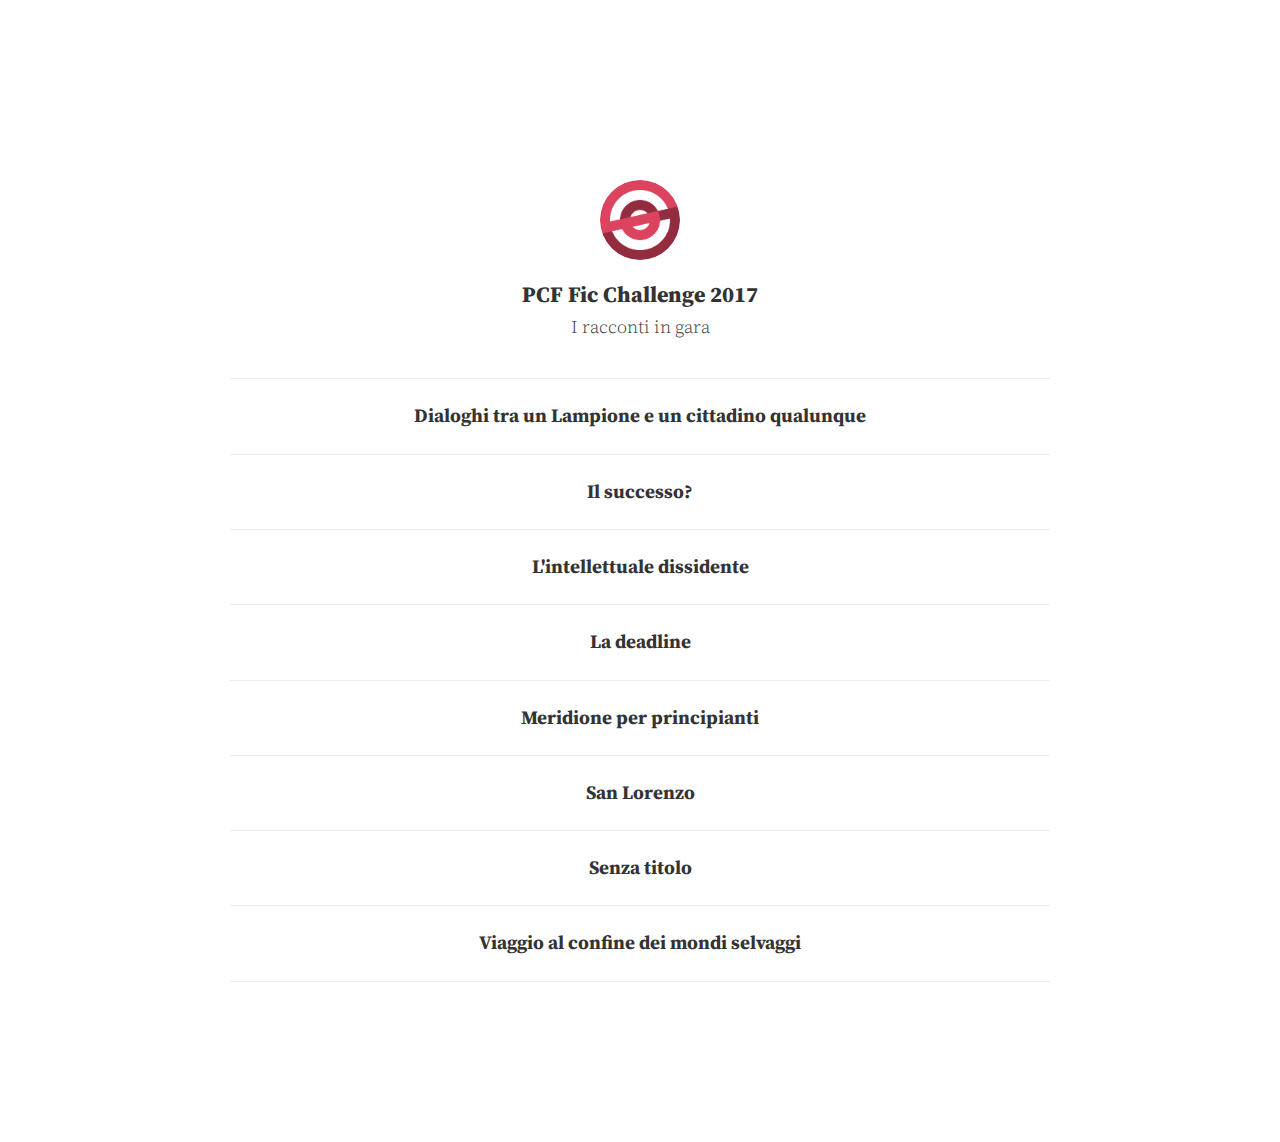
<file: index.html>
<!DOCTYPE html>
<html lang="it-IT">
	<head>
    <meta charset="utf-8">
<meta http-equiv="X-UA-Compatible" content="IE=edge,chrome=1">
<meta name="viewport" content="width=device-width, initial-scale=1">
<meta name="author" content="PCF Fic Challenge 2017">
<meta name="description" content="I racconti in gara">
<meta name="generator" content="Hugo 0.20.7" />
<title>PCF Fic Challenge 2017 &middot; PCF Fic Challenge 2017</title>
<link href="https://fonts.googleapis.com/css?family=Source+Serif+Pro:400,600" rel="stylesheet">
<link rel="stylesheet" href="https://pokemoncentral.github.io/fic-challenge-2017/css/style.css">
<link rel="stylesheet" href="https://pokemoncentral.github.io/fic-challenge-2017/css/highlight.css">



<link rel="stylesheet" href="https://pokemoncentral.github.io/fic-challenge-2017/css/monosocialiconsfont.css">




<meta property="og:title" content="PCF Fic Challenge 2017" />
<meta property="og:description" content="I racconti in gara" />
<meta property="og:type" content="website" />
<meta property="og:url" content="https://pokemoncentral.github.io/fic-challenge-2017/" />
















<meta itemprop="name" content="PCF Fic Challenge 2017">
<meta itemprop="description" content="I racconti in gara">




    </head>
<body>
    <nav class="main-nav">
	

	

	
</nav>

    <section id="wrapper">
        
	<div class="profile">
    <section id="wrapper">
        <header id="header">
            <a href="https://pokemoncentral.github.io/fic-challenge-2017/about">
                <img id="avatar" src="https://pokemoncentral.github.io/fic-challenge-2017/logo.png"/>
            </a>
            <h1>PCF Fic Challenge 2017</h1>
            <h2>I racconti in gara</h2>
        </header>
    </section>
</div>


        
	<ul id="post-list">
    
        <li>
            <a href='/fic-challenge-2017/dialoghi-tra-un-lampione-e-un-cittadino-qualunque/'>Dialoghi tra un Lampione e un cittadino qualunque<h2></h2></a>
        </li>
    
        <li>
            <a href='/fic-challenge-2017/il-successo/'>Il successo?<h2></h2></a>
        </li>
    
        <li>
            <a href='/fic-challenge-2017/lintellettuale-dissidente/'>L&#39;intellettuale dissidente<h2></h2></a>
        </li>
    
        <li>
            <a href='/fic-challenge-2017/la-deadline/'>La deadline<h2></h2></a>
        </li>
    
        <li>
            <a href='/fic-challenge-2017/meridione-per-principianti/'>Meridione per principianti<h2></h2></a>
        </li>
    
        <li>
            <a href='/fic-challenge-2017/san-lorenzo/'>San Lorenzo<h2></h2></a>
        </li>
    
        <li>
            <a href='/fic-challenge-2017/senza-titolo/'>Senza titolo<h2></h2></a>
        </li>
    
        <li>
            <a href='/fic-challenge-2017/viaggio-al-confine-dei-mondi-selvaggi/'>Viaggio al confine dei mondi selvaggi<h2></h2></a>
        </li>
    
</ul>

	<nav id="post-nav">
    
</nav>



        <footer id="footer">
</footer>

    </section>
    <script src="//ajax.googleapis.com/ajax/libs/jquery/2.1.1/jquery.min.js"></script>
<script src="https://pokemoncentral.github.io/fic-challenge-2017/js/main.js"></script>
<script src="https://pokemoncentral.github.io/fic-challenge-2017/js/highlight.js"></script>
<script>hljs.initHighlightingOnLoad();</script>





</body>
</html>
</file>
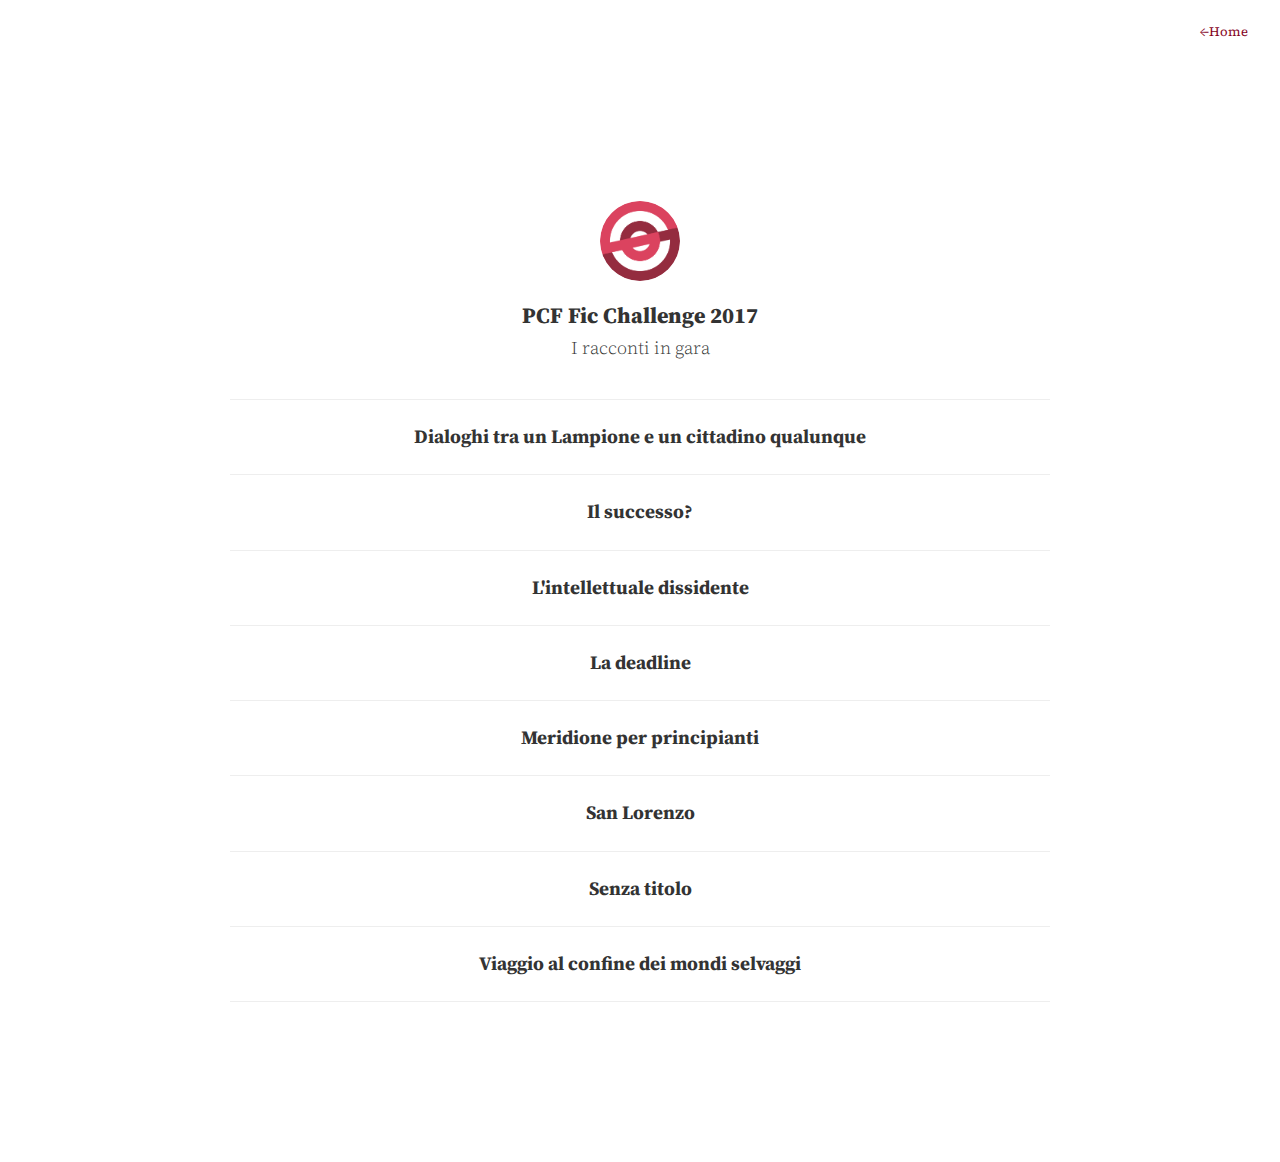
<file: blog/index.html>
<!DOCTYPE html>
<html lang="it-IT">
	<head>
    <meta charset="utf-8">
<meta http-equiv="X-UA-Compatible" content="IE=edge,chrome=1">
<meta name="viewport" content="width=device-width, initial-scale=1">
<meta name="author" content="PCF Fic Challenge 2017">
<meta name="description" content="I racconti in gara">
<meta name="generator" content="Hugo 0.20.7" />
<title>Blogs</title>
<link href="https://fonts.googleapis.com/css?family=Source+Serif+Pro:400,600" rel="stylesheet">
<link rel="stylesheet" href="https://pokemoncentral.github.io/fic-challenge-2017/css/style.css">
<link rel="stylesheet" href="https://pokemoncentral.github.io/fic-challenge-2017/css/highlight.css">



<link rel="stylesheet" href="https://pokemoncentral.github.io/fic-challenge-2017/css/monosocialiconsfont.css">




<meta property="og:title" content="Blogs" />
<meta property="og:description" content="I racconti in gara" />
<meta property="og:type" content="website" />
<meta property="og:url" content="https://pokemoncentral.github.io/fic-challenge-2017/blog/" />
















<meta itemprop="name" content="Blogs">
<meta itemprop="description" content="I racconti in gara">




    </head>
<body>
    <nav class="main-nav">
	
		<a href='https://pokemoncentral.github.io/fic-challenge-2017/'> <span class="arrow">←</span>Home</a>
	

	

	
</nav>

    <section id="wrapper">
        <div class="profile">
    <section id="wrapper">
        <header id="header">
            <a href="https://pokemoncentral.github.io/fic-challenge-2017/about">
                <img id="avatar" src="https://pokemoncentral.github.io/fic-challenge-2017/logo.png"/>
            </a>
            <h1>PCF Fic Challenge 2017</h1>
            <h2>I racconti in gara</h2>
        </header>
    </section>
</div>

        
		<ul id="post-list">
    
        <li>
            <a href='/fic-challenge-2017/dialoghi-tra-un-lampione-e-un-cittadino-qualunque/'>Dialoghi tra un Lampione e un cittadino qualunque<h2></h2></a>
        </li>
    
        <li>
            <a href='/fic-challenge-2017/il-successo/'>Il successo?<h2></h2></a>
        </li>
    
        <li>
            <a href='/fic-challenge-2017/lintellettuale-dissidente/'>L&#39;intellettuale dissidente<h2></h2></a>
        </li>
    
        <li>
            <a href='/fic-challenge-2017/la-deadline/'>La deadline<h2></h2></a>
        </li>
    
        <li>
            <a href='/fic-challenge-2017/meridione-per-principianti/'>Meridione per principianti<h2></h2></a>
        </li>
    
        <li>
            <a href='/fic-challenge-2017/san-lorenzo/'>San Lorenzo<h2></h2></a>
        </li>
    
        <li>
            <a href='/fic-challenge-2017/senza-titolo/'>Senza titolo<h2></h2></a>
        </li>
    
        <li>
            <a href='/fic-challenge-2017/viaggio-al-confine-dei-mondi-selvaggi/'>Viaggio al confine dei mondi selvaggi<h2></h2></a>
        </li>
    
</ul>

        <nav id="post-nav">
    
</nav>



        <footer id="footer">
</footer>

    </section>
    <script src="//ajax.googleapis.com/ajax/libs/jquery/2.1.1/jquery.min.js"></script>
<script src="https://pokemoncentral.github.io/fic-challenge-2017/js/main.js"></script>
<script src="https://pokemoncentral.github.io/fic-challenge-2017/js/highlight.js"></script>
<script>hljs.initHighlightingOnLoad();</script>





</body>
</html>
</file>
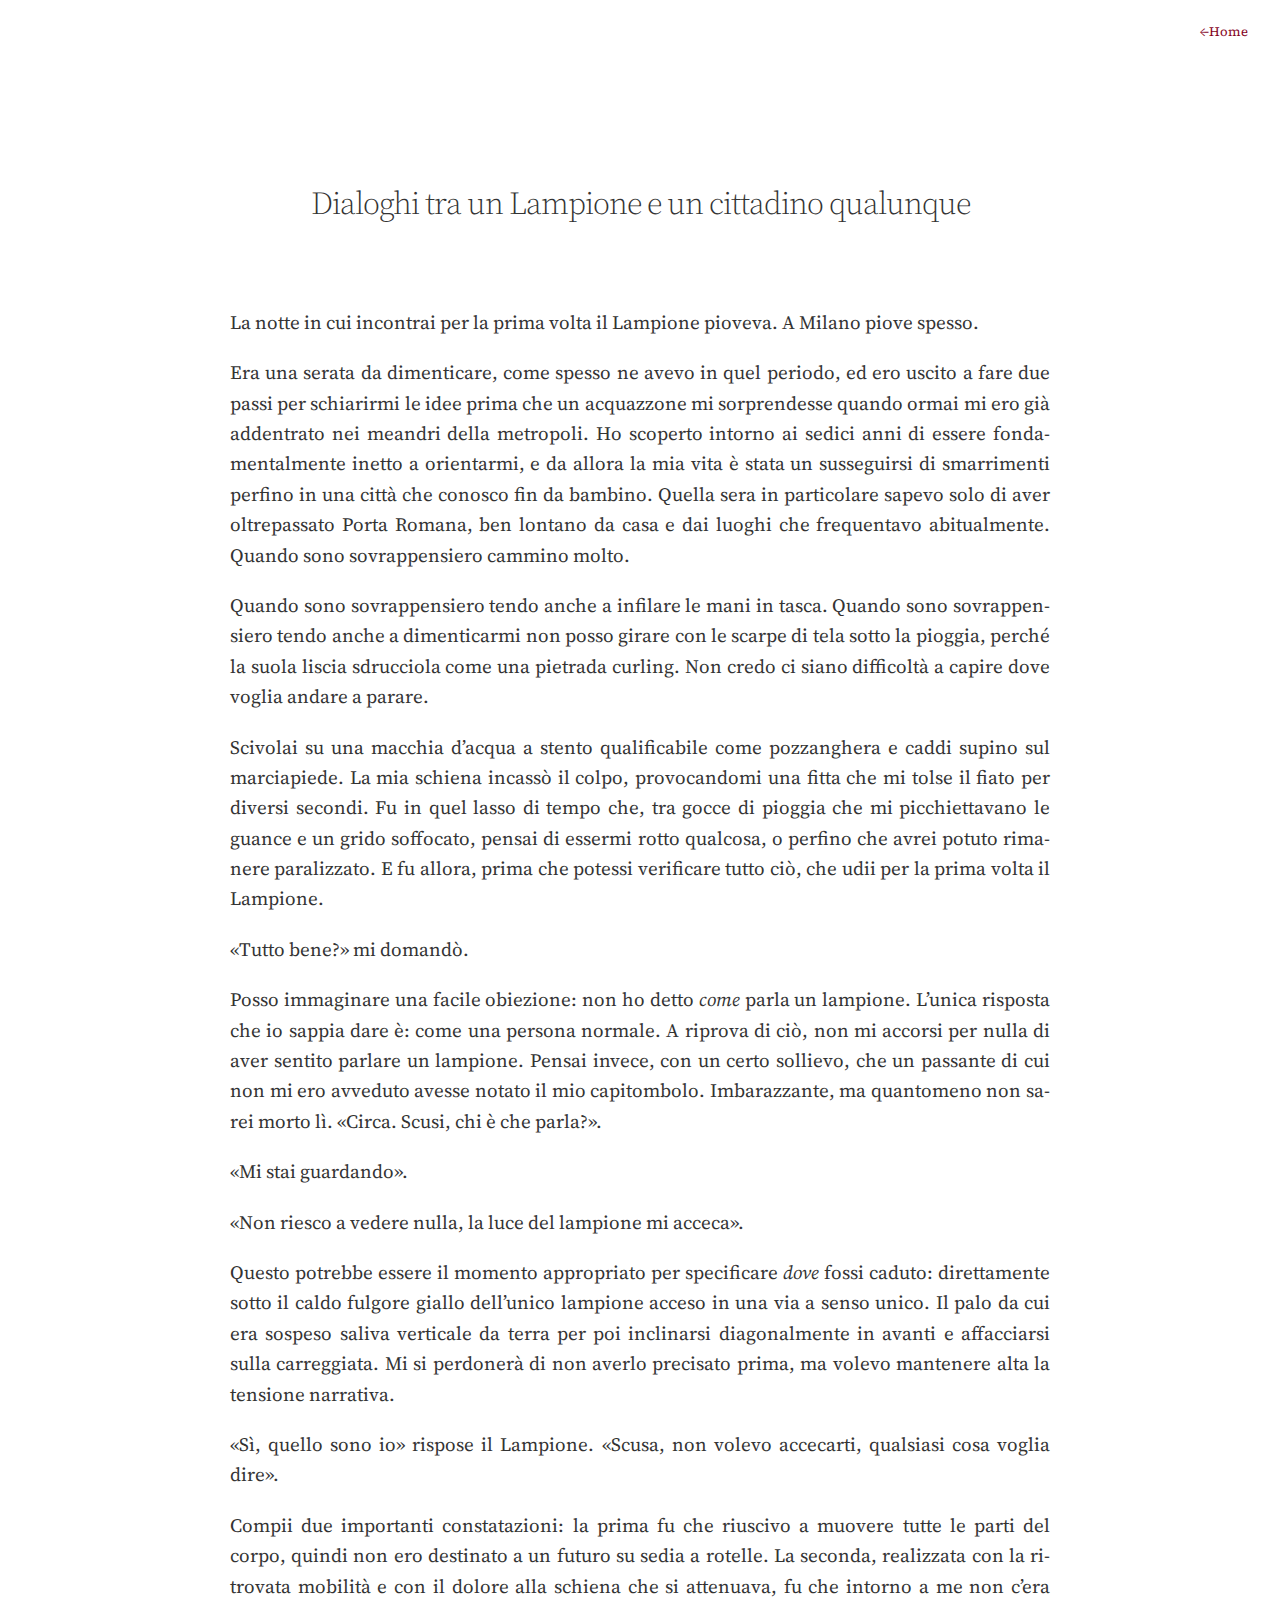
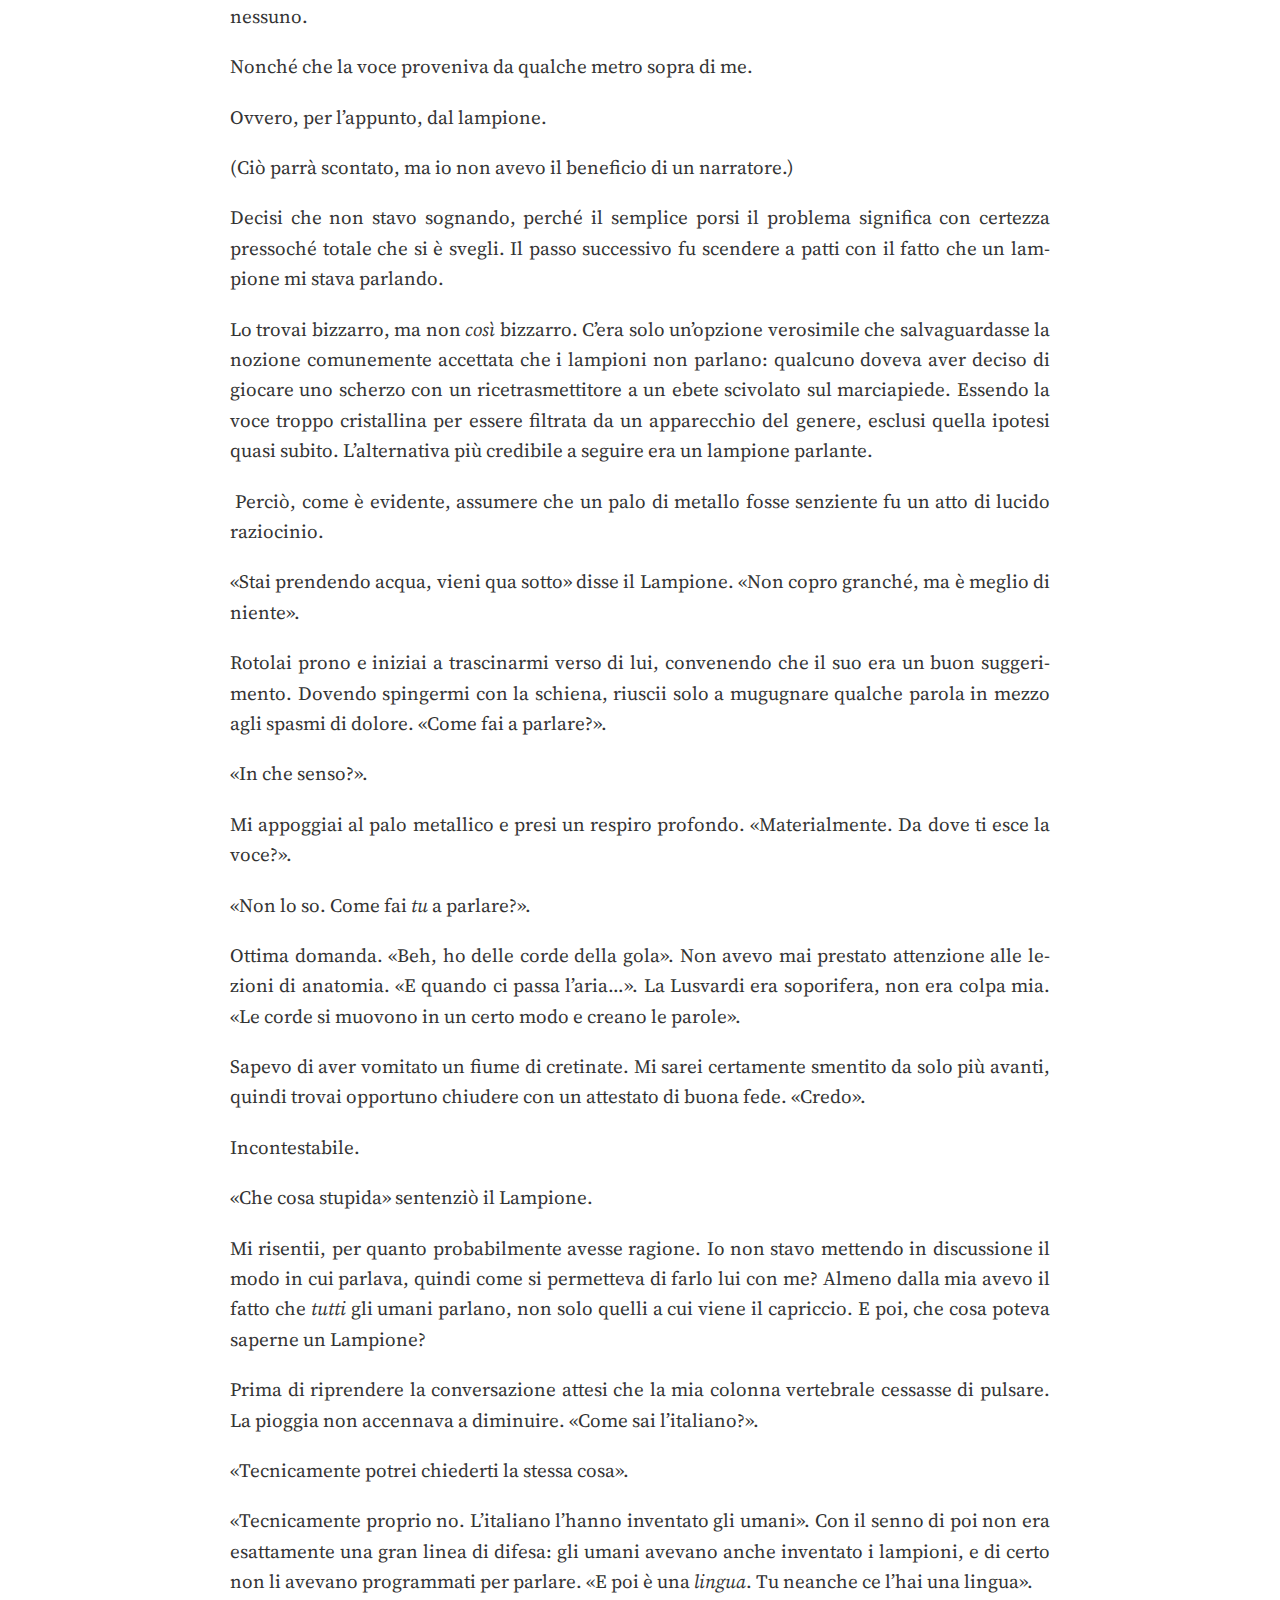
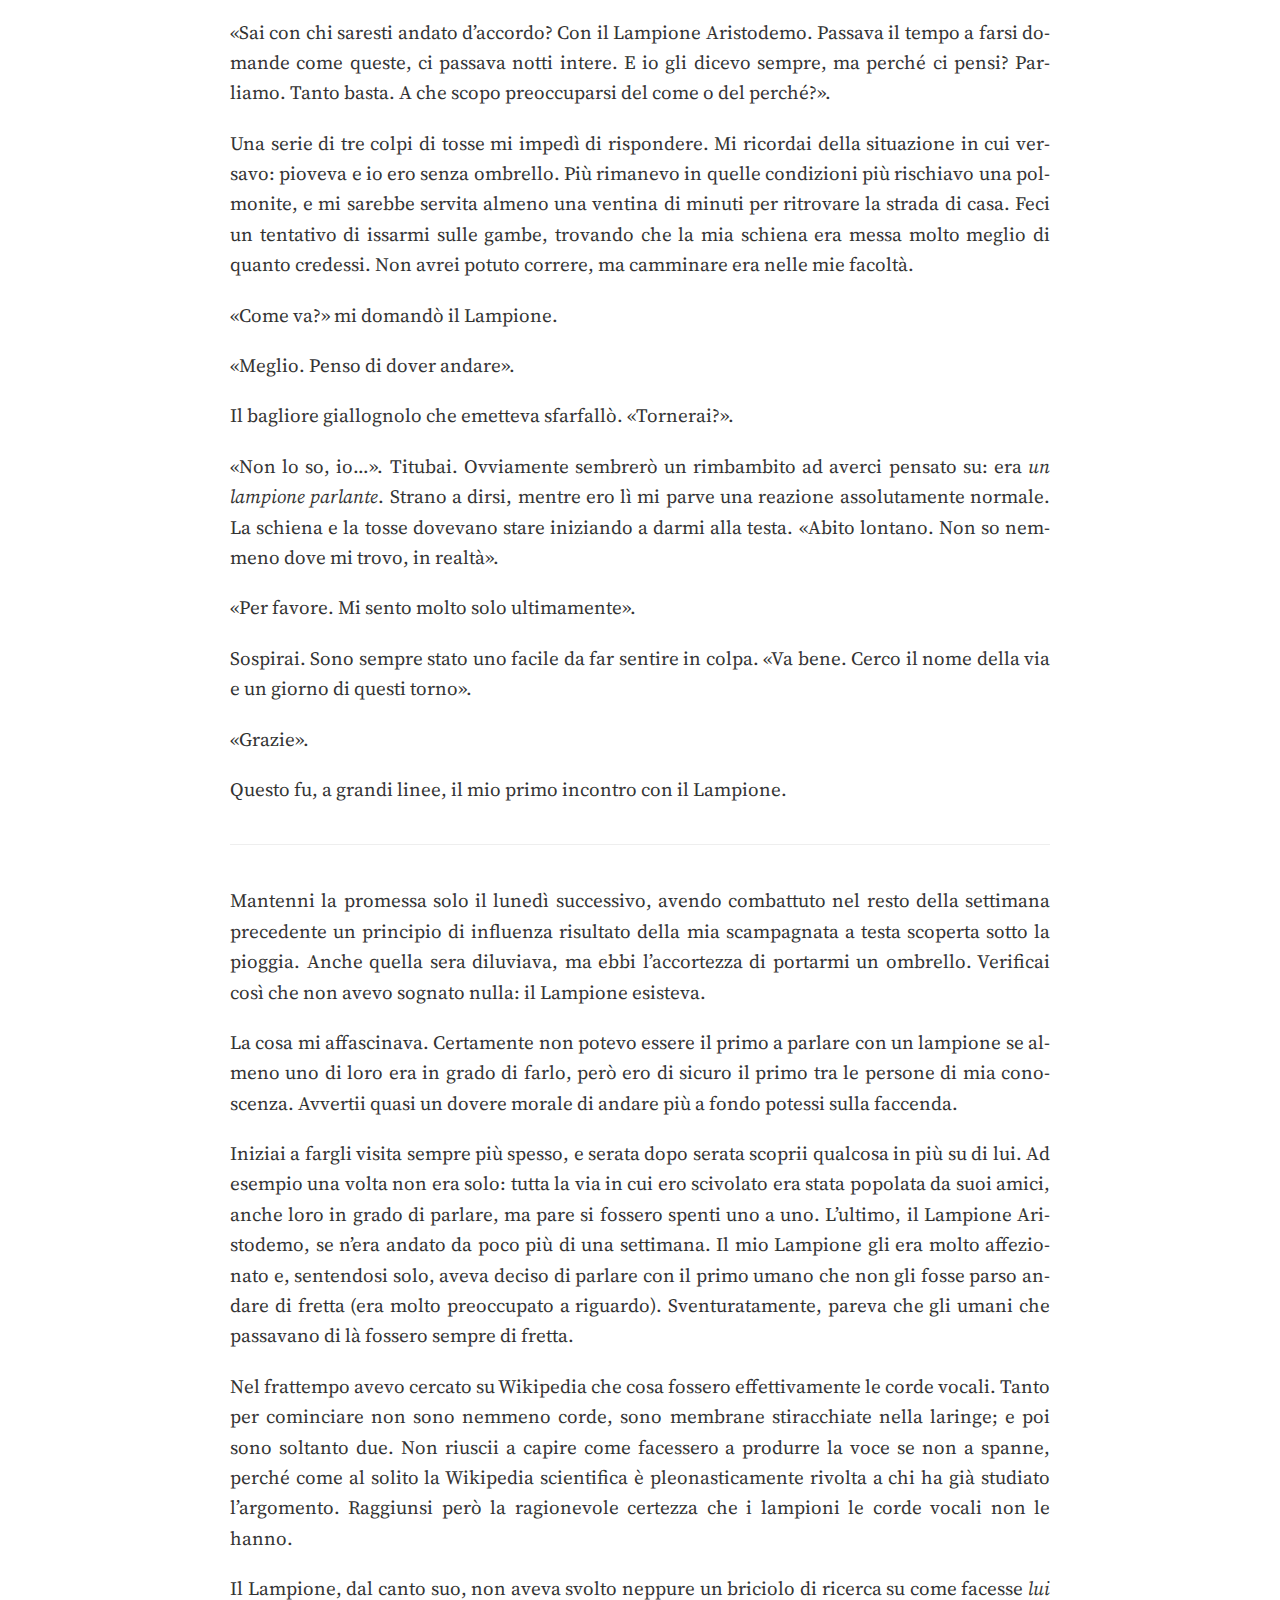
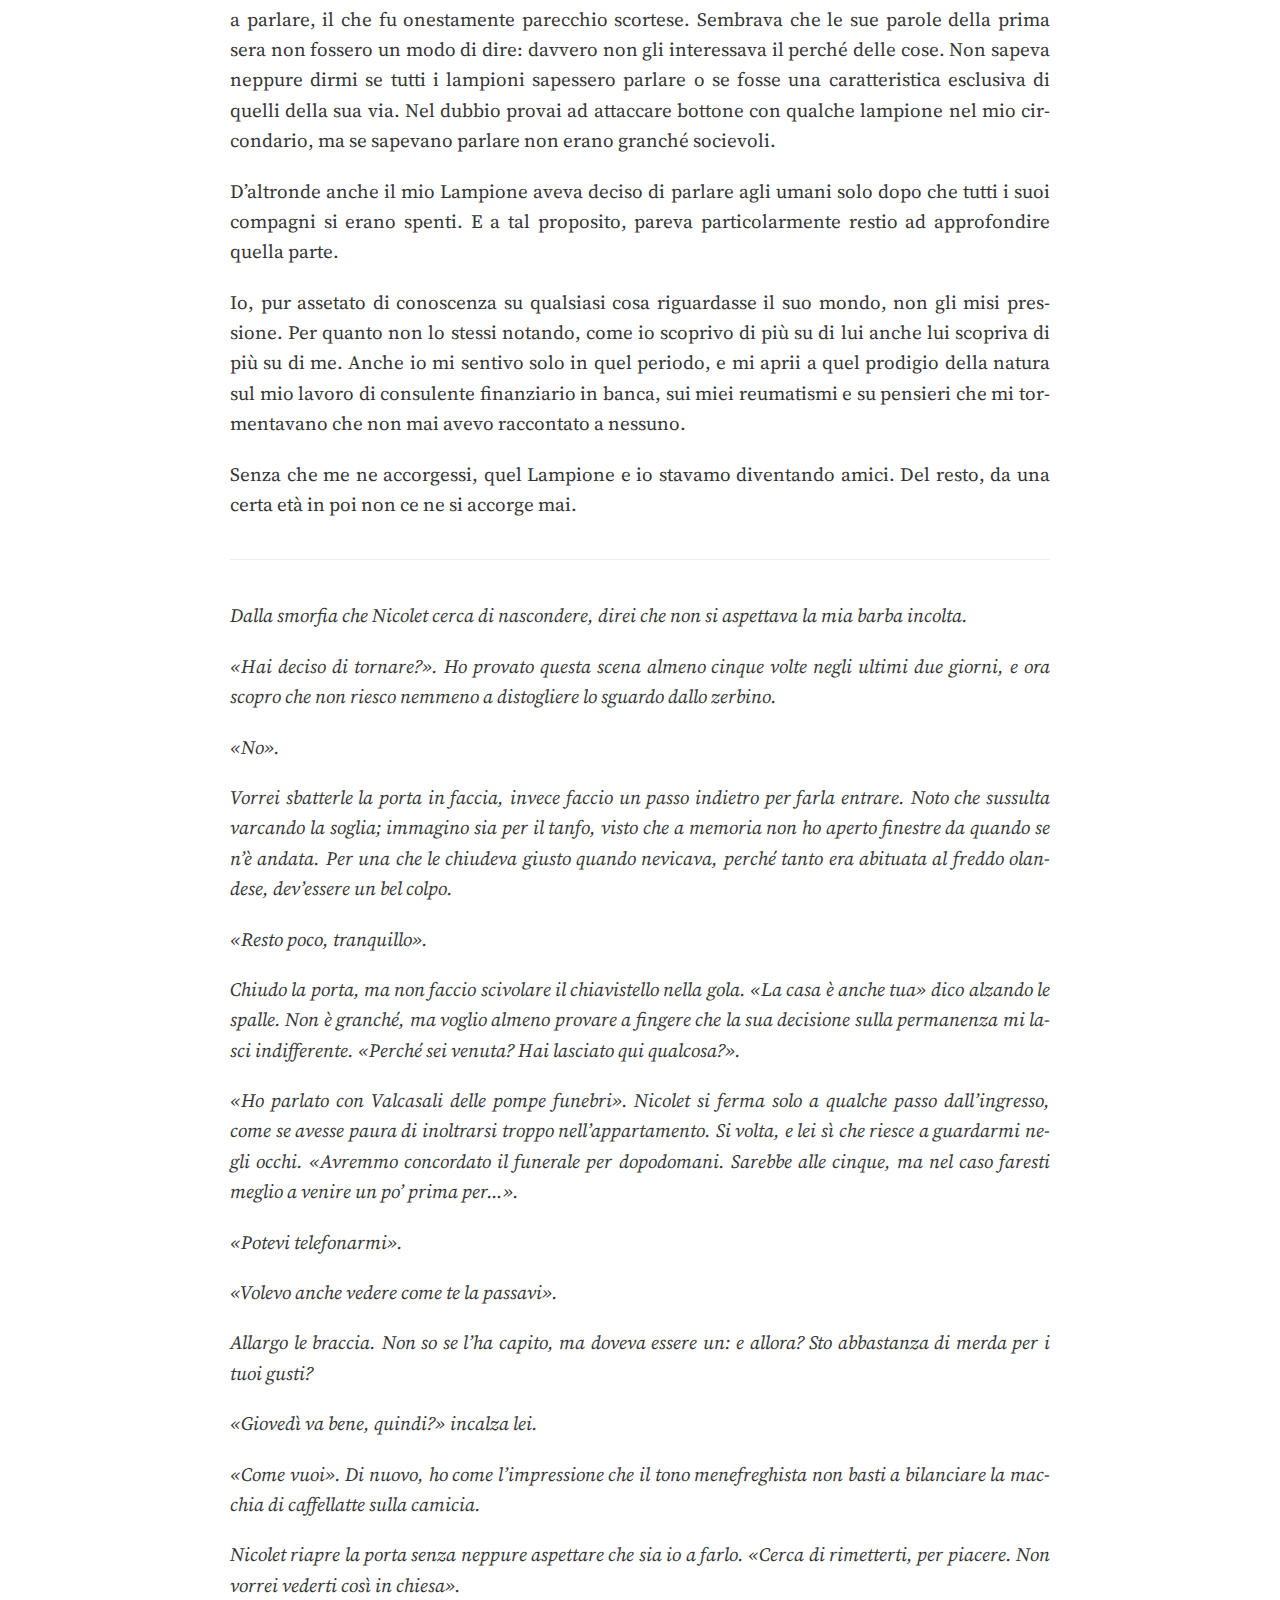
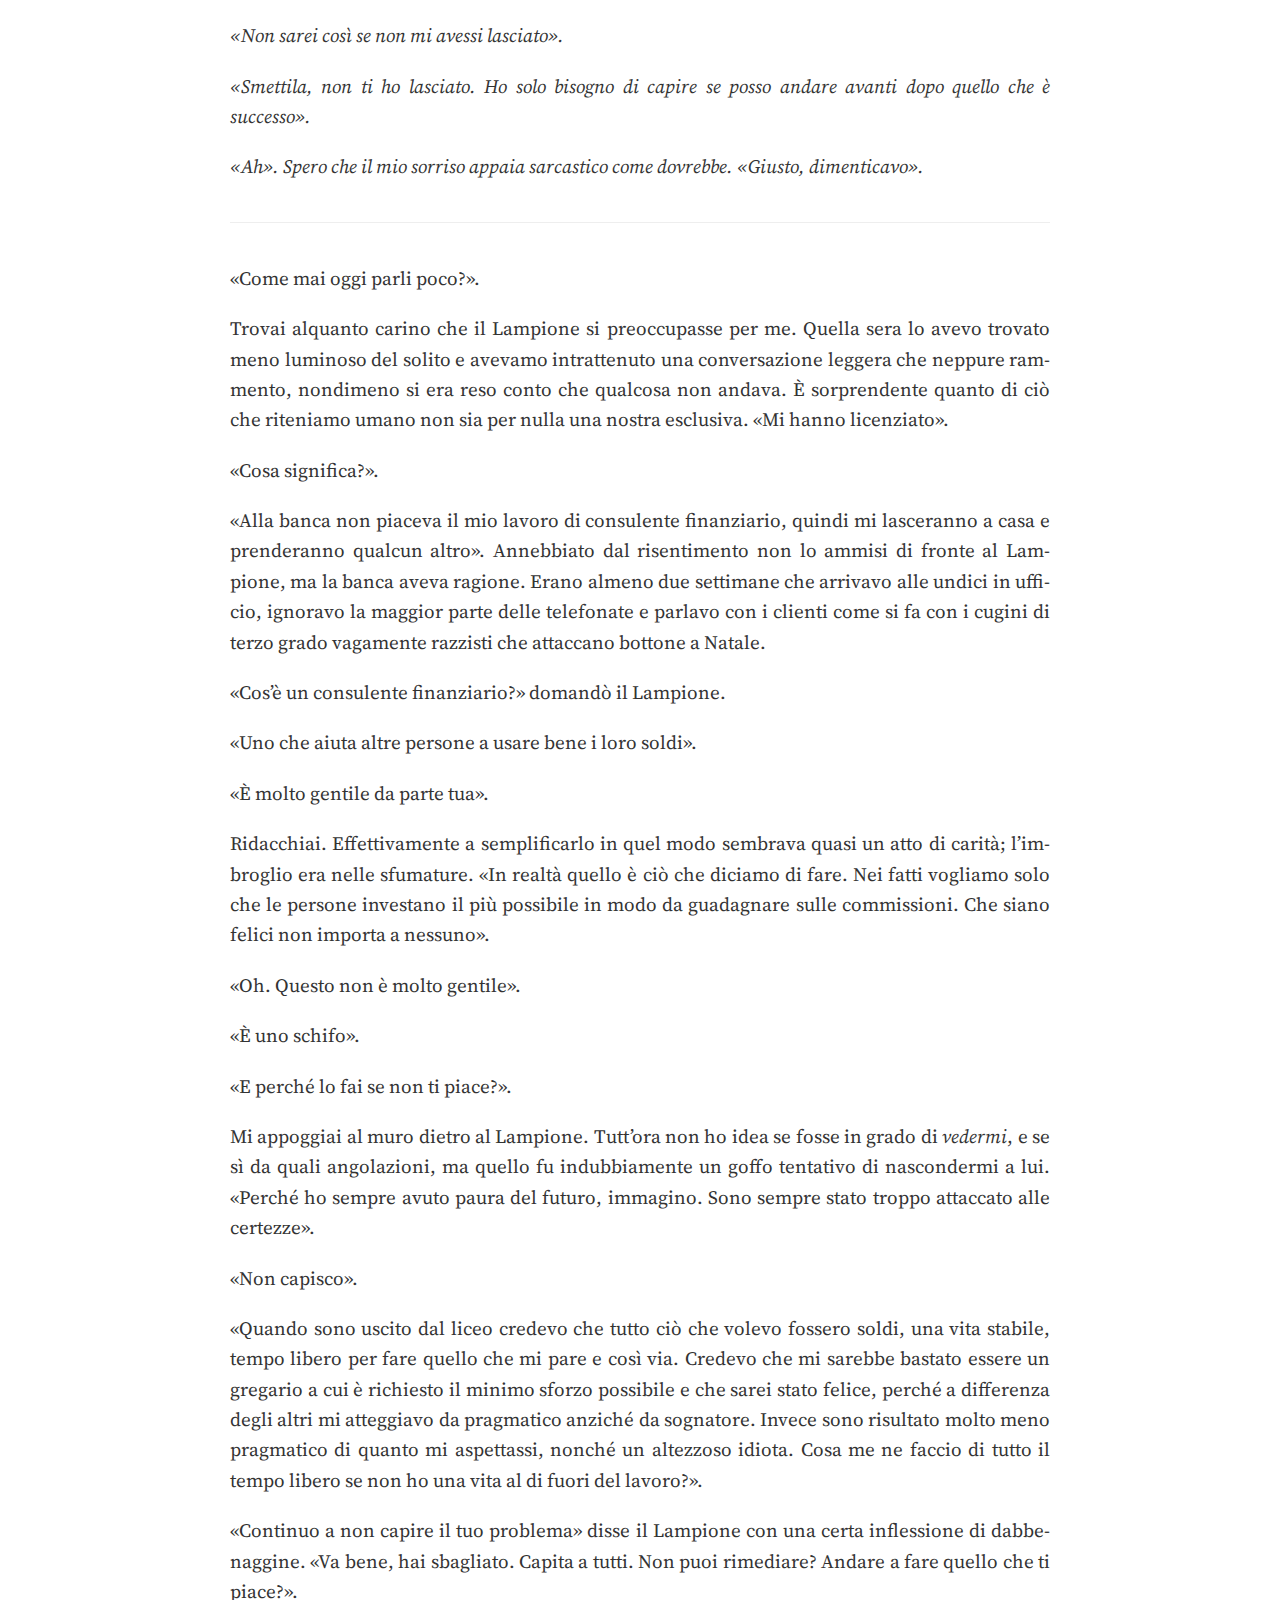
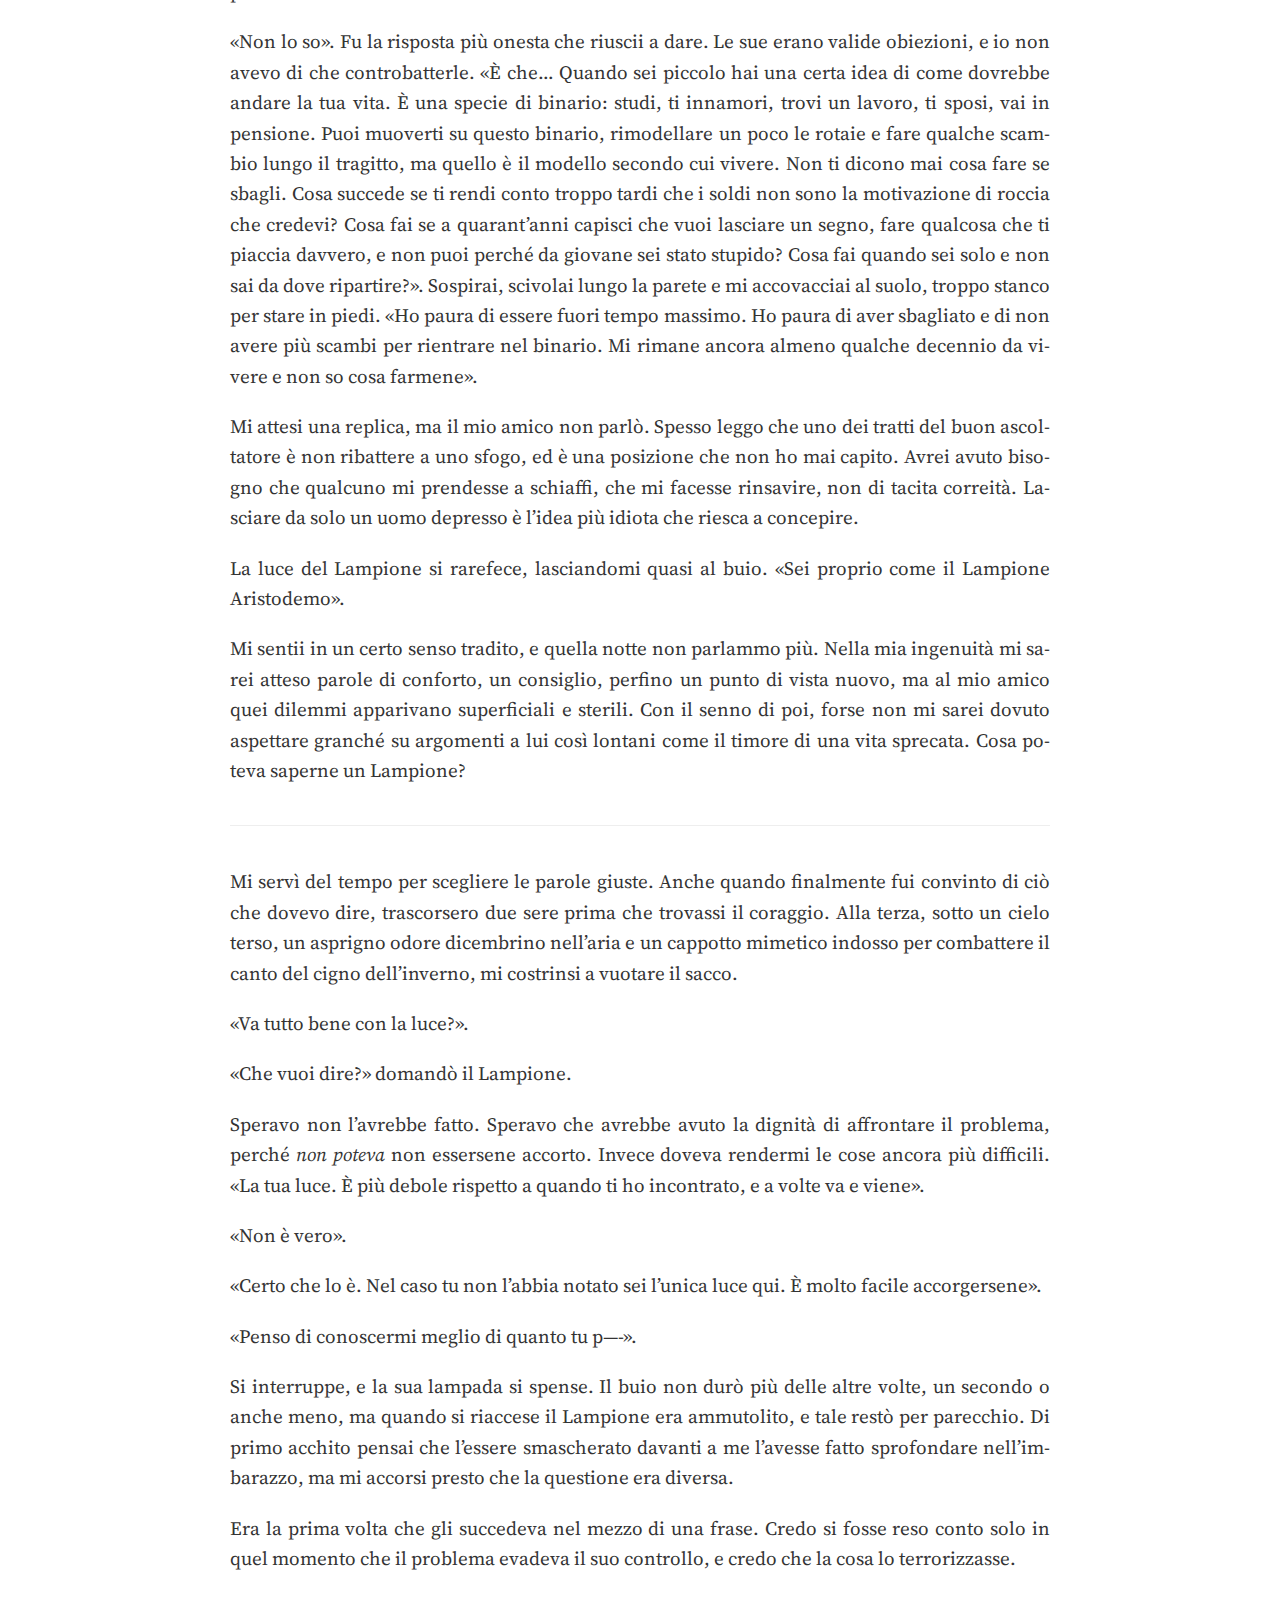
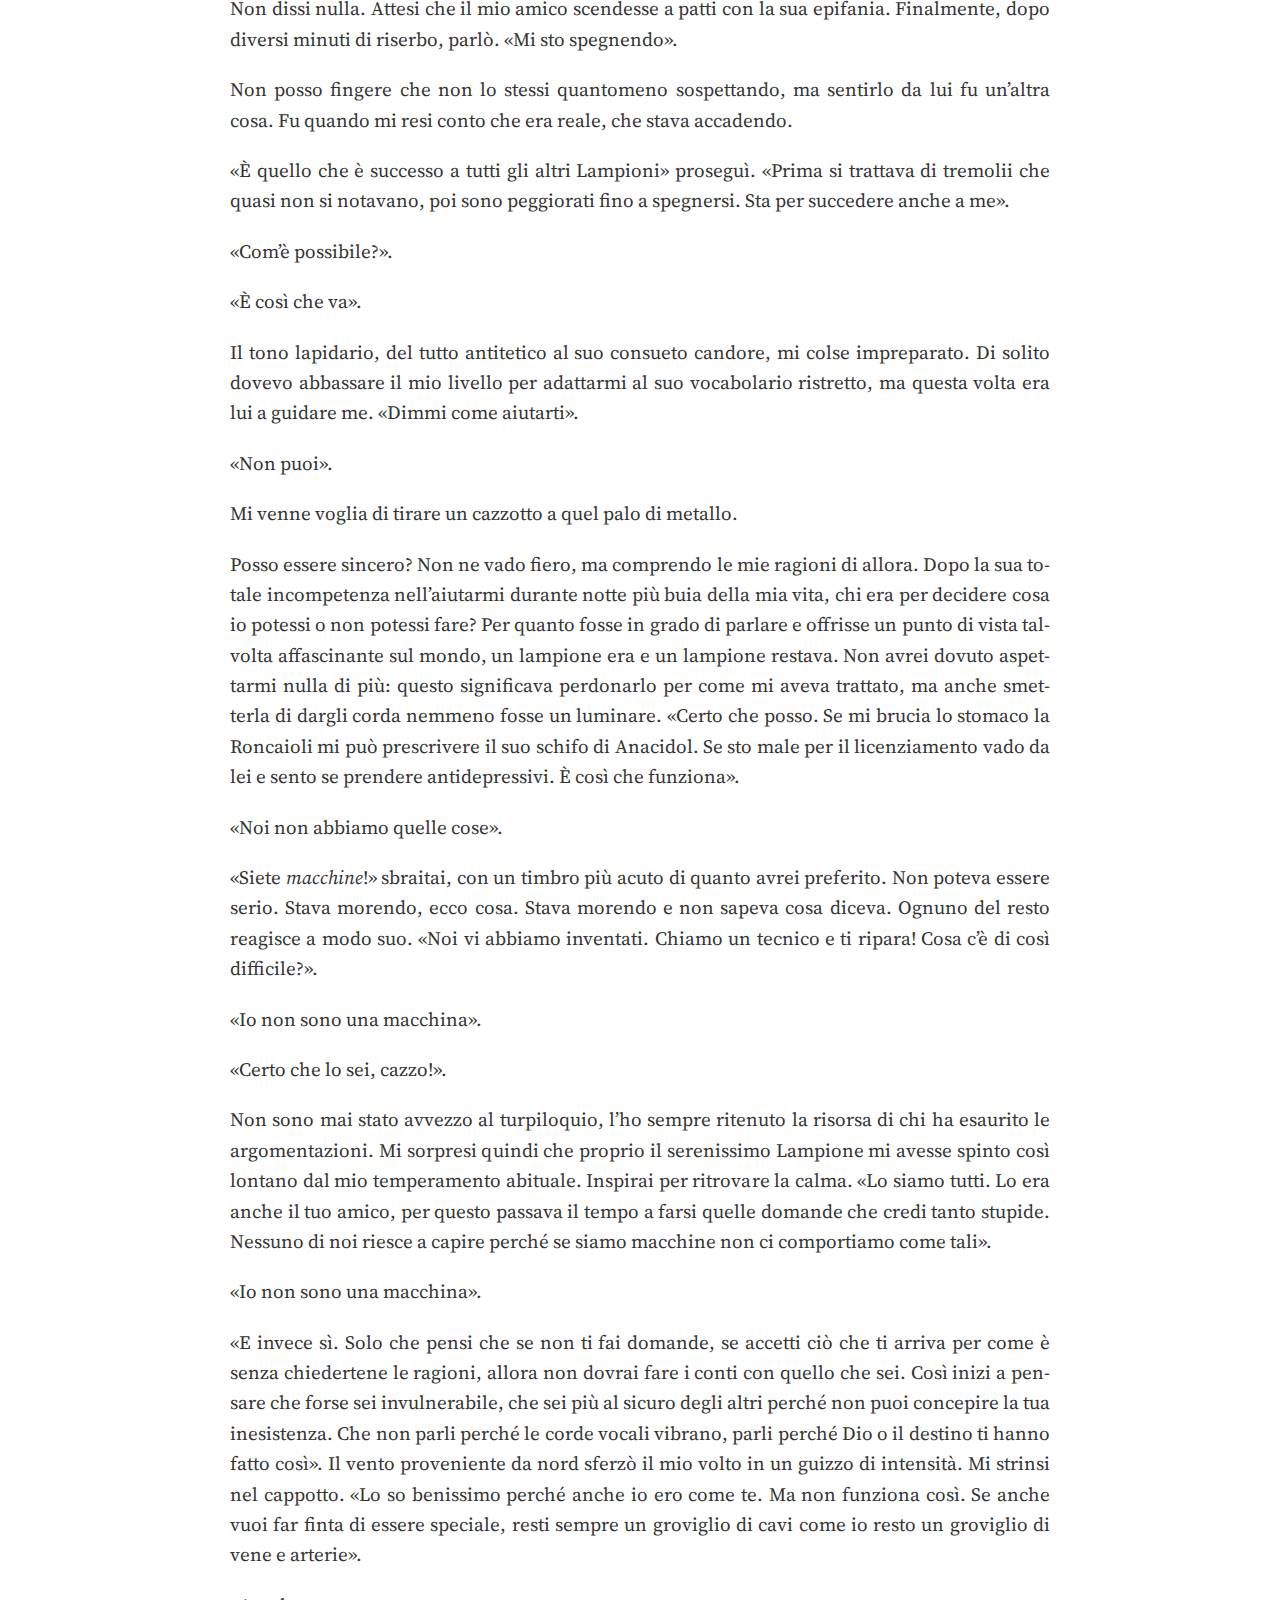
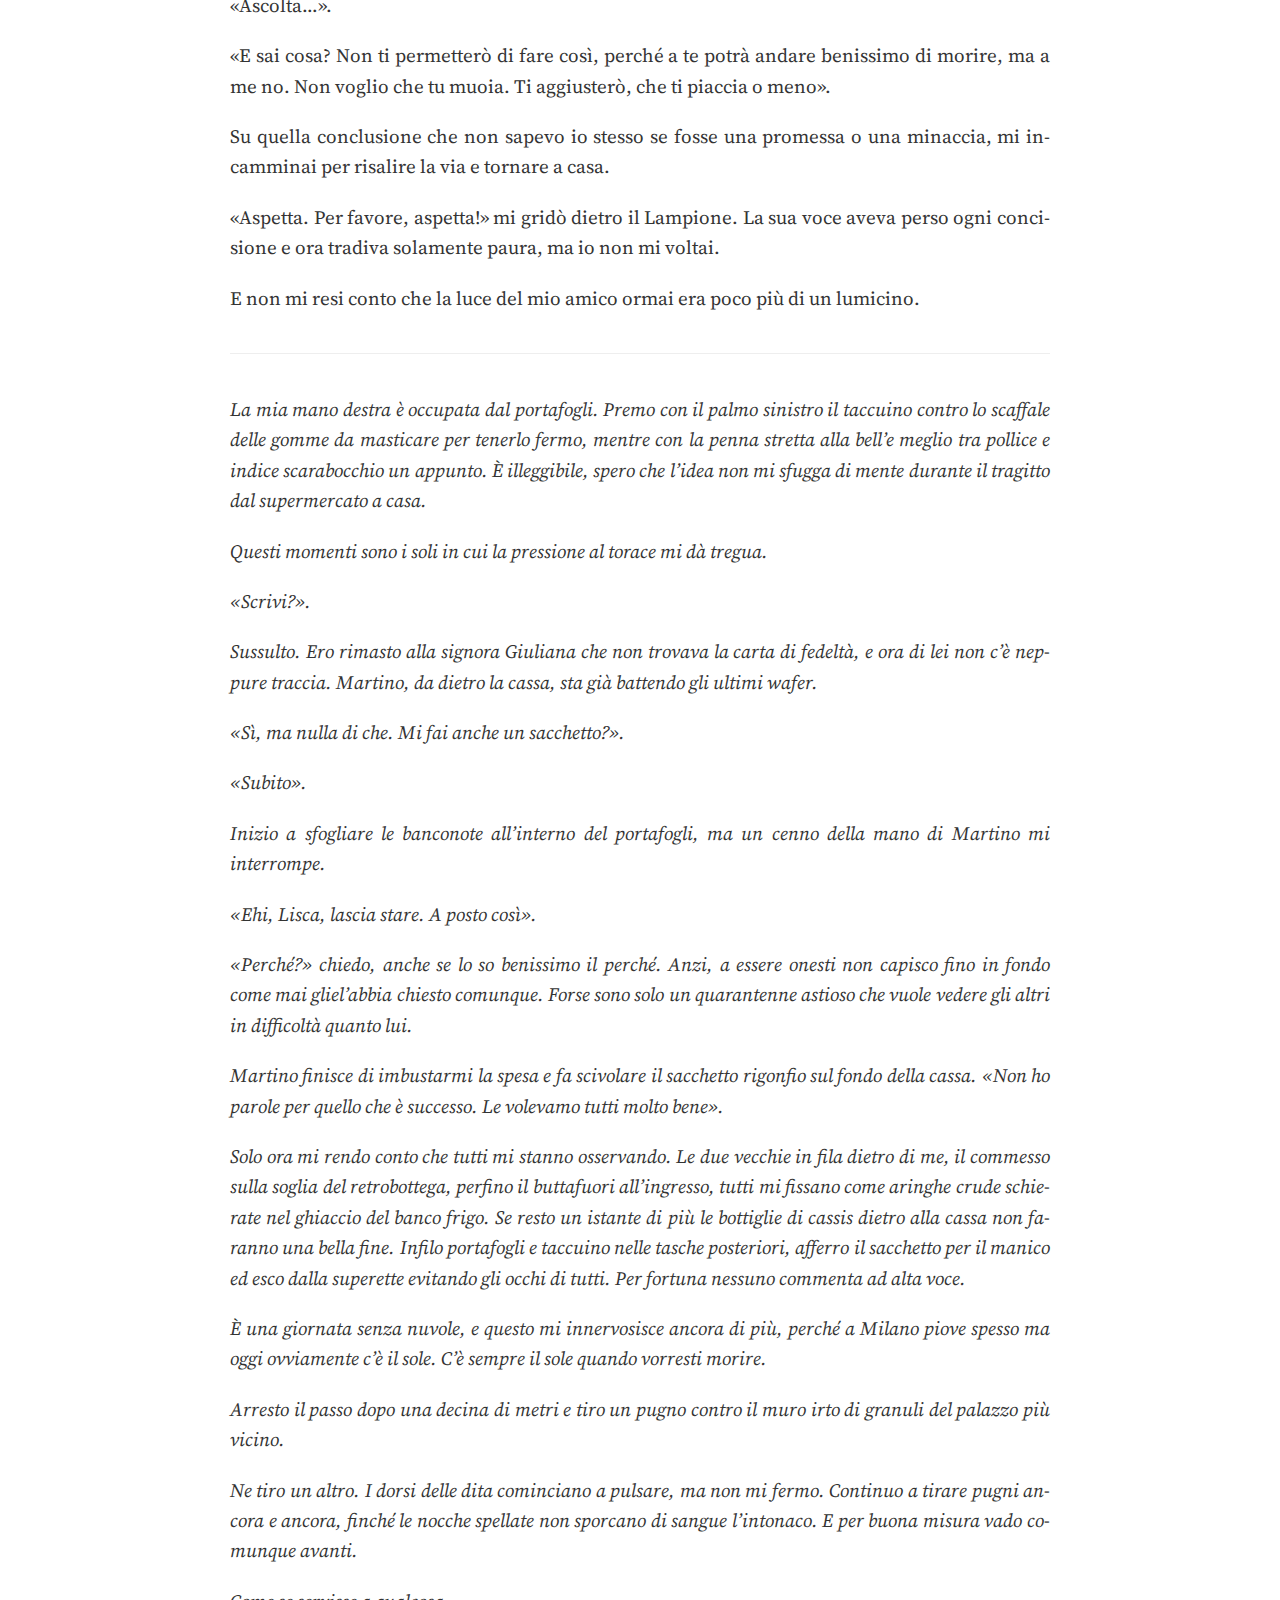
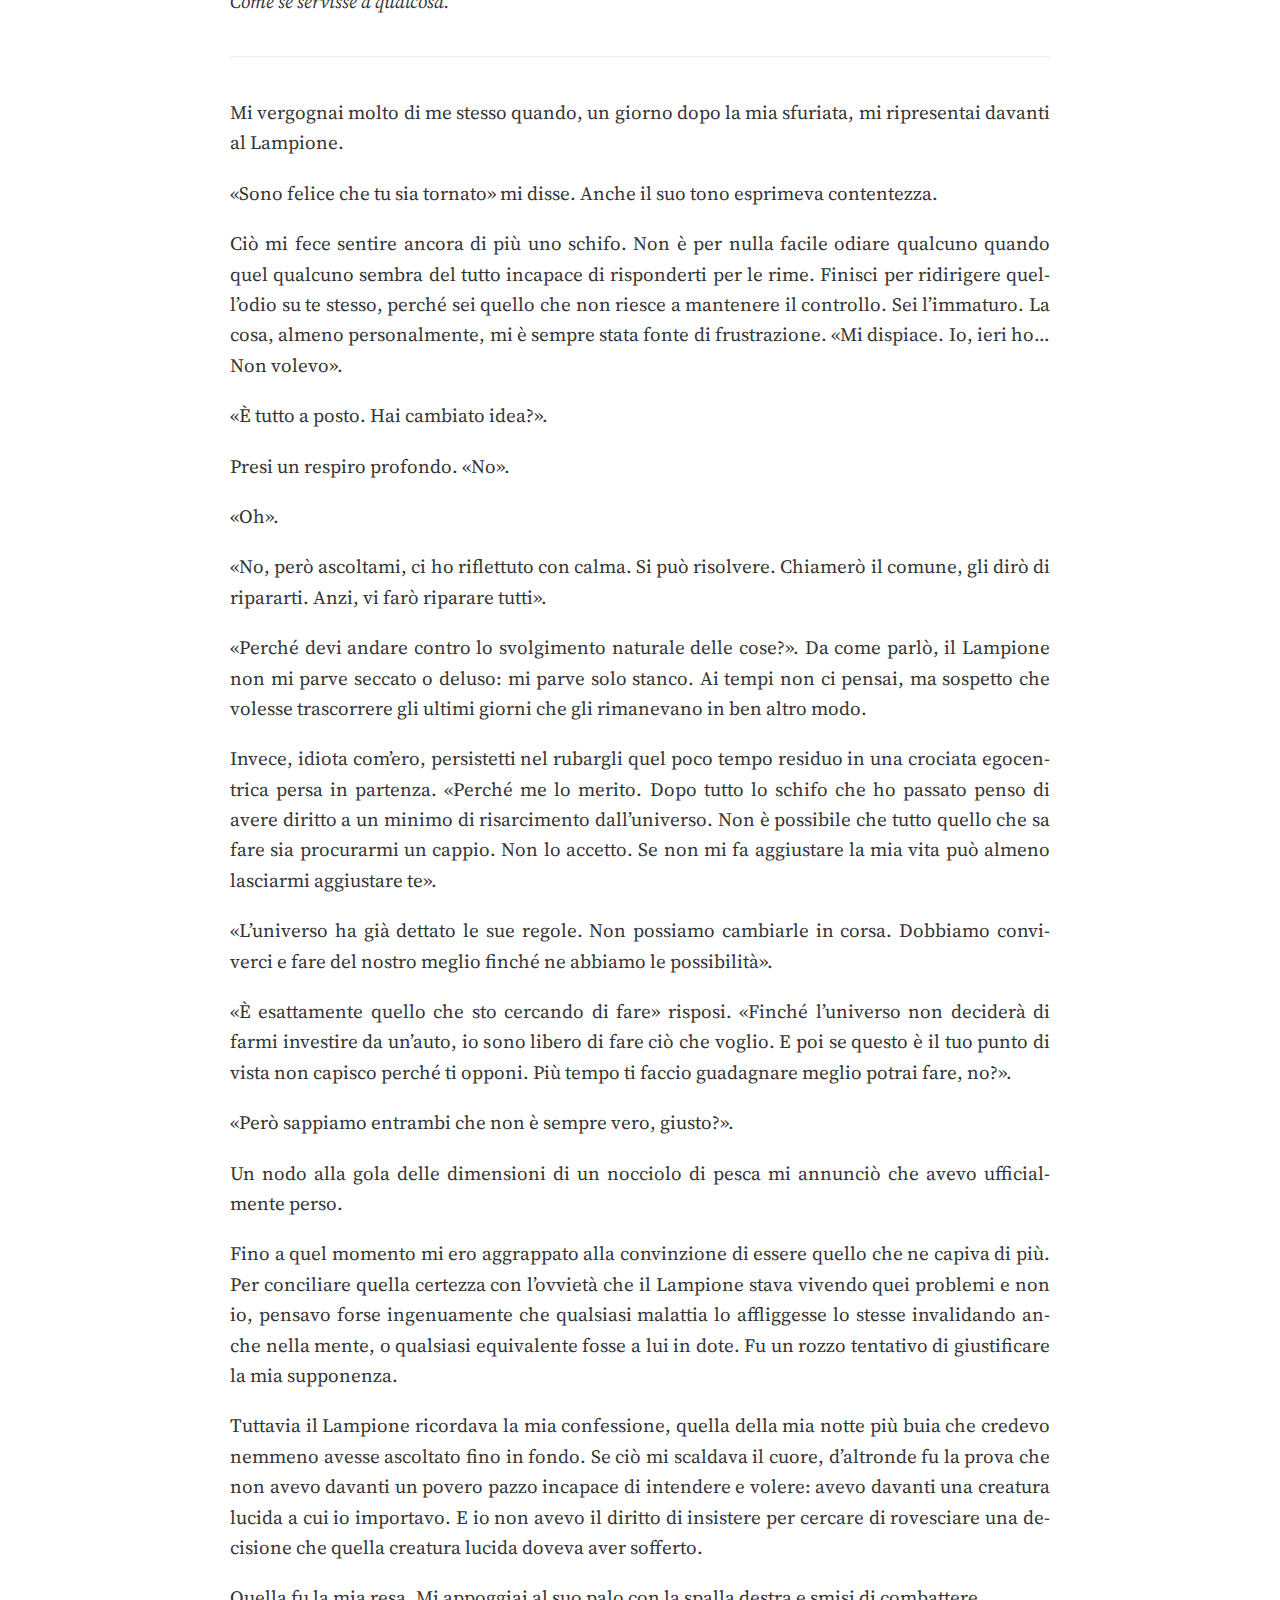
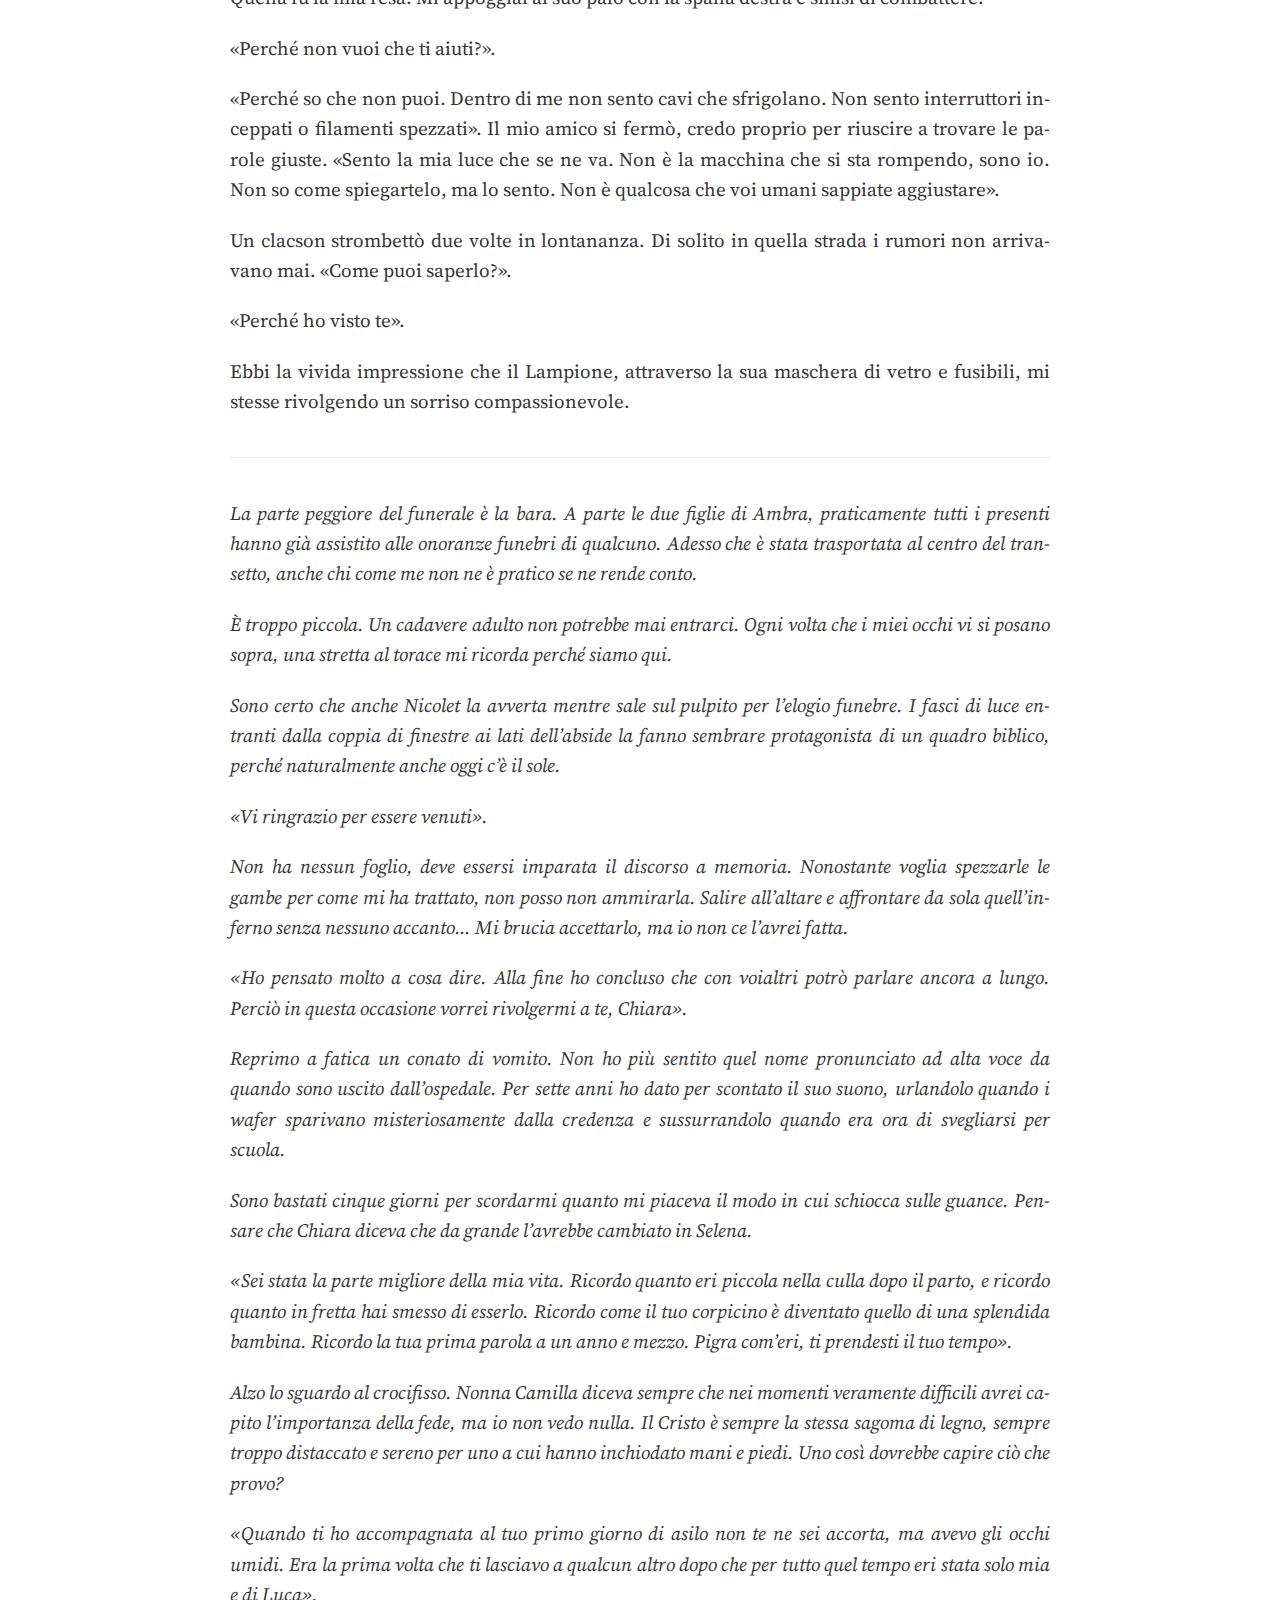
<file: dialoghi-tra-un-lampione-e-un-cittadino-qualunque/index.html>
<!DOCTYPE html>
<html lang="it-IT">
	<head>
    <meta charset="utf-8">
<meta http-equiv="X-UA-Compatible" content="IE=edge,chrome=1">
<meta name="viewport" content="width=device-width, initial-scale=1">
<meta name="author" content="PCF Fic Challenge 2017">
<meta name="description" content="I racconti in gara">
<meta name="generator" content="Hugo 0.20.7" />
<title>Dialoghi tra un Lampione e un cittadino qualunque</title>
<link href="https://fonts.googleapis.com/css?family=Source+Serif+Pro:400,600" rel="stylesheet">
<link rel="stylesheet" href="https://pokemoncentral.github.io/fic-challenge-2017/css/style.css">
<link rel="stylesheet" href="https://pokemoncentral.github.io/fic-challenge-2017/css/highlight.css">



<link rel="stylesheet" href="https://pokemoncentral.github.io/fic-challenge-2017/css/monosocialiconsfont.css">




<meta property="og:title" content="Dialoghi tra un Lampione e un cittadino qualunque" />
<meta property="og:description" content="La notte in cui incontrai per la prima volta il Lampione pioveva. A Milano piove spesso.
Era una serata da dimenticare, come spesso ne avevo in quel periodo, ed ero uscito a fare due passi per schiarirmi le idee prima che un acquazzone mi sorprendesse quando ormai mi ero già addentrato nei meandri della metropoli. Ho scoperto intorno ai sedici anni di essere fondamentalmente inetto a orientarmi, e da allora la mia vita è stata un susseguirsi di smarrimenti perfino in una città che conosco fin da bambino." />
<meta property="og:type" content="article" />
<meta property="og:url" content="https://pokemoncentral.github.io/fic-challenge-2017/dialoghi-tra-un-lampione-e-un-cittadino-qualunque/" />


















<meta itemprop="name" content="Dialoghi tra un Lampione e un cittadino qualunque">
<meta itemprop="description" content="La notte in cui incontrai per la prima volta il Lampione pioveva. A Milano piove spesso.
Era una serata da dimenticare, come spesso ne avevo in quel periodo, ed ero uscito a fare due passi per schiarirmi le idee prima che un acquazzone mi sorprendesse quando ormai mi ero già addentrato nei meandri della metropoli. Ho scoperto intorno ai sedici anni di essere fondamentalmente inetto a orientarmi, e da allora la mia vita è stata un susseguirsi di smarrimenti perfino in una città che conosco fin da bambino.">



<meta itemprop="wordCount" content="7736">



<meta itemprop="keywords" content="" />



  <meta name="twitter:card" content="summary"/>



<meta name="twitter:text:title" content="Dialoghi tra un Lampione e un cittadino qualunque"/>
<meta name="twitter:title" content="Dialoghi tra un Lampione e un cittadino qualunque"/>
<meta name="twitter:description" content="La notte in cui incontrai per la prima volta il Lampione pioveva. A Milano piove spesso.
Era una serata da dimenticare, come spesso ne avevo in quel periodo, ed ero uscito a fare due passi per schiarirmi le idee prima che un acquazzone mi sorprendesse quando ormai mi ero già addentrato nei meandri della metropoli. Ho scoperto intorno ai sedici anni di essere fondamentalmente inetto a orientarmi, e da allora la mia vita è stata un susseguirsi di smarrimenti perfino in una città che conosco fin da bambino."/>



    </head>
<body>
    <nav class="main-nav">
	
		<a href='https://pokemoncentral.github.io/fic-challenge-2017/'> <span class="arrow">←</span>Home</a>
	

	

	
</nav>

    <section id="wrapper">
        
        
<article class="post">
    <header>
        <h1>Dialoghi tra un Lampione e un cittadino qualunque</h1>
        <h2 class="headline">
        <br>
        
        </h2>
    </header>
    <section id="post-body">
        <p>La notte in cui incontrai per la prima volta il Lampione pioveva. A Milano piove spesso.</p>

<p>Era una serata da dimenticare, come spesso ne avevo in quel periodo, ed ero uscito a fare due passi per schiarirmi le idee prima che un acquazzone mi sorprendesse quando ormai mi ero già addentrato nei meandri della metropoli. Ho scoperto intorno ai sedici anni di essere fondamentalmente inetto a orientarmi, e da allora la mia vita è stata un susseguirsi di smarrimenti perfino in una città che conosco fin da bambino. Quella sera in particolare sapevo solo di aver oltrepassato Porta Romana, ben lontano da casa e dai luoghi che frequentavo abitualmente. Quando sono sovrappensiero cammino molto.</p>

<p>Quando sono sovrappensiero tendo anche a infilare le mani in tasca. Quando sono sovrappensiero tendo anche a dimenticarmi non posso girare con le scarpe di tela sotto la pioggia, perché la suola liscia sdrucciola come una pietrada curling. Non credo ci siano difficoltà a capire dove voglia andare a parare.</p>

<p>Scivolai su una macchia d&rsquo;acqua a stento qualificabile come pozzanghera e caddi supino sul marciapiede. La mia schiena incassò il colpo, provocandomi una fitta che mi tolse il fiato per diversi secondi. Fu in quel lasso di tempo che, tra gocce di pioggia che mi picchiettavano le guance e un grido soffocato, pensai di essermi rotto qualcosa, o perfino che avrei potuto rimanere paralizzato. E fu allora, prima che potessi verificare tutto ciò, che udii per la prima volta il Lampione.</p>

<p>«Tutto bene?» mi domandò.</p>

<p>Posso immaginare una facile obiezione: non ho detto <em>come</em> parla un lampione. L&rsquo;unica risposta che io sappia dare è: come una persona normale. A riprova di ciò, non mi accorsi per nulla di aver sentito parlare un lampione. Pensai invece, con un certo sollievo, che un passante di cui non mi ero avveduto avesse notato il mio capitombolo. Imbarazzante, ma quantomeno non sarei morto lì. «Circa. Scusi, chi è che parla?».</p>

<p>«Mi stai guardando».</p>

<p>«Non riesco a vedere nulla, la luce del lampione mi acceca».</p>

<p>Questo potrebbe essere il momento appropriato per specificare <em>dove</em> fossi caduto: direttamente sotto il caldo fulgore giallo dell&rsquo;unico lampione acceso in una via a senso unico. Il palo da cui era sospeso saliva verticale da terra per poi inclinarsi diagonalmente in avanti e affacciarsi sulla carreggiata. Mi si perdonerà di non averlo precisato prima, ma volevo mantenere alta la tensione narrativa.</p>

<p>«Sì, quello sono io» rispose il Lampione. «Scusa, non volevo accecarti, qualsiasi cosa voglia dire».</p>

<p>Compii due importanti constatazioni: la prima fu che riuscivo a muovere tutte le parti del corpo, quindi non ero destinato a un futuro su sedia a rotelle. La seconda, realizzata con la ritrovata mobilità e con il dolore alla schiena che si attenuava, fu che intorno a me non c&rsquo;era nessuno.</p>

<p>Nonché che la voce proveniva da qualche metro sopra di me.</p>

<p>Ovvero, per l&rsquo;appunto, dal lampione.</p>

<p>(Ciò parrà scontato, ma io non avevo il beneficio di un narratore.)</p>

<p>Decisi che non stavo sognando, perché il semplice porsi il problema significa con certezza pressoché totale che si è svegli. Il passo successivo fu scendere a patti con il fatto che un lampione mi stava parlando.</p>

<p>Lo trovai bizzarro, ma non <em>così</em> bizzarro. C&rsquo;era solo un&rsquo;opzione verosimile che salvaguardasse la nozione comunemente accettata che i lampioni non parlano: qualcuno doveva aver deciso di giocare uno scherzo con un ricetrasmettitore a un ebete scivolato sul marciapiede. Essendo la voce troppo cristallina per essere filtrata da un apparecchio del genere, esclusi quella ipotesi quasi subito. L&rsquo;alternativa più credibile a seguire era un lampione parlante.</p>

<p> Perciò, come è evidente, assumere che un palo di metallo fosse senziente fu un atto di lucido raziocinio.</p>

<p>«Stai prendendo acqua, vieni qua sotto» disse il Lampione. «Non copro granché, ma è meglio di niente».</p>

<p>Rotolai prono e iniziai a trascinarmi verso di lui, convenendo che il suo era un buon suggerimento. Dovendo spingermi con la schiena, riuscii solo a mugugnare qualche parola in mezzo agli spasmi di dolore. «Come fai a parlare?».</p>

<p>«In che senso?».</p>

<p>Mi appoggiai al palo metallico e presi un respiro profondo. «Materialmente. Da dove ti esce la voce?».</p>

<p>«Non lo so. Come fai <em>tu</em> a parlare?».</p>

<p>Ottima domanda. «Beh, ho delle corde della gola». Non avevo mai prestato attenzione alle lezioni di anatomia. «E quando ci passa l&rsquo;aria&hellip;». La Lusvardi era soporifera, non era colpa mia. «Le corde si muovono in un certo modo e creano le parole».</p>

<p>Sapevo di aver vomitato un fiume di cretinate. Mi sarei certamente smentito da solo più avanti, quindi trovai opportuno chiudere con un attestato di buona fede. «Credo».</p>

<p>Incontestabile.</p>

<p>«Che cosa stupida» sentenziò il Lampione.</p>

<p>Mi risentii, per quanto probabilmente avesse ragione. Io non stavo mettendo in discussione il modo in cui parlava, quindi come si permetteva di farlo lui con me? Almeno dalla mia avevo il fatto che <em>tutti</em> gli umani parlano, non solo quelli a cui viene il capriccio. E poi, che cosa poteva saperne un Lampione?</p>

<p>Prima di riprendere la conversazione attesi che la mia colonna vertebrale cessasse di pulsare. La pioggia non accennava a diminuire. «Come sai l&rsquo;italiano?».</p>

<p>«Tecnicamente potrei chiederti la stessa cosa».</p>

<p>«Tecnicamente proprio no. L&rsquo;italiano l&rsquo;hanno inventato gli umani». Con il senno di poi non era esattamente una gran linea di difesa: gli umani avevano anche inventato i lampioni, e di certo non li avevano programmati per parlare. «E poi è una <em>lingua</em>. Tu neanche ce l&rsquo;hai una lingua».</p>

<p>«Sai con chi saresti andato d&rsquo;accordo? Con il Lampione Aristodemo. Passava il tempo a farsi domande come queste, ci passava notti intere. E io gli dicevo sempre, ma perché ci pensi? Parliamo. Tanto basta. A che scopo preoccuparsi del come o del perché?».</p>

<p>Una serie di tre colpi di tosse mi impedì di rispondere. Mi ricordai della situazione in cui versavo: pioveva e io ero senza ombrello. Più rimanevo in quelle condizioni più rischiavo una polmonite, e mi sarebbe servita almeno una ventina di minuti per ritrovare la strada di casa. Feci un tentativo di issarmi sulle gambe, trovando che la mia schiena era messa molto meglio di quanto credessi. Non avrei potuto correre, ma camminare era nelle mie facoltà.</p>

<p>«Come va?» mi domandò il Lampione.</p>

<p>«Meglio. Penso di dover andare».</p>

<p>Il bagliore giallognolo che emetteva sfarfallò. «Tornerai?».</p>

<p>«Non lo so, io&hellip;». Titubai. Ovviamente sembrerò un rimbambito ad averci pensato su: era <em>un lampione parlante</em>. Strano a dirsi, mentre ero lì mi parve una reazione assolutamente normale. La schiena e la tosse dovevano stare iniziando a darmi alla testa. «Abito lontano. Non so nemmeno dove mi trovo, in realtà».</p>

<p>«Per favore. Mi sento molto solo ultimamente».</p>

<p>Sospirai. Sono sempre stato uno facile da far sentire in colpa. «Va bene. Cerco il nome della via e un giorno di questi torno».</p>

<p>«Grazie».</p>

<p>Questo fu, a grandi linee, il mio primo incontro con il Lampione.</p>

<hr />

<p>Mantenni la promessa solo il lunedì successivo, avendo combattuto nel resto della settimana precedente un principio di influenza risultato della mia scampagnata a testa scoperta sotto la pioggia. Anche quella sera diluviava, ma ebbi l&rsquo;accortezza di portarmi un ombrello. Verificai così che non avevo sognato nulla: il Lampione esisteva.</p>

<p>La cosa mi affascinava. Certamente non potevo essere il primo a parlare con un lampione se almeno uno di loro era in grado di farlo, però ero di sicuro il primo tra le persone di mia conoscenza. Avvertii quasi un dovere morale di andare più a fondo potessi sulla faccenda.</p>

<p>Iniziai a fargli visita sempre più spesso, e serata dopo serata scoprii qualcosa in più su di lui. Ad esempio una volta non era solo: tutta la via in cui ero scivolato era stata popolata da suoi amici, anche loro in grado di parlare, ma pare si fossero spenti uno a uno. L&rsquo;ultimo, il Lampione Aristodemo, se n&rsquo;era andato da poco più di una settimana. Il mio Lampione gli era molto affezionato e, sentendosi solo, aveva deciso di parlare con il primo umano che non gli fosse parso andare di fretta (era molto preoccupato a riguardo). Sventuratamente, pareva che gli umani che passavano di là fossero sempre di fretta.</p>

<p>Nel frattempo avevo cercato su Wikipedia che cosa fossero effettivamente le corde vocali. Tanto per cominciare non sono nemmeno corde, sono membrane stiracchiate nella laringe; e poi sono soltanto due. Non riuscii a capire come facessero a produrre la voce se non a spanne, perché come al solito la Wikipedia scientifica è pleonasticamente rivolta a chi ha già studiato l&rsquo;argomento. Raggiunsi però la ragionevole certezza che i lampioni le corde vocali non le hanno.</p>

<p>Il Lampione, dal canto suo, non aveva svolto neppure un briciolo di ricerca su come facesse <em>lui</em> a parlare, il che fu onestamente parecchio scortese. Sembrava che le sue parole della prima sera non fossero un modo di dire: davvero non gli interessava il perché delle cose. Non sapeva neppure dirmi se tutti i lampioni sapessero parlare o se fosse una caratteristica esclusiva di quelli della sua via. Nel dubbio provai ad attaccare bottone con qualche lampione nel mio circondario, ma se sapevano parlare non erano granché socievoli.</p>

<p>D&rsquo;altronde anche il mio Lampione aveva deciso di parlare agli umani solo dopo che tutti i suoi compagni si erano spenti. E a tal proposito, pareva particolarmente restio ad approfondire quella parte.</p>

<p>Io, pur assetato di conoscenza su qualsiasi cosa riguardasse il suo mondo, non gli misi pressione. Per quanto non lo stessi notando, come io scoprivo di più su di lui anche lui scopriva di più su di me. Anche io mi sentivo solo in quel periodo, e mi aprii a quel prodigio della natura sul mio lavoro di consulente finanziario in banca, sui miei reumatismi e su pensieri che mi tormentavano che non mai avevo raccontato a nessuno.</p>

<p>Senza che me ne accorgessi, quel Lampione e io stavamo diventando amici. Del resto, da una certa età in poi non ce ne si accorge mai.</p>

<hr />

<p><em>Dalla smorfia che Nicolet cerca di nascondere, direi che non si aspettava la mia barba incolta.</em></p>

<p><em>«Hai deciso di tornare?». Ho provato questa scena almeno cinque volte negli ultimi due giorni, e ora scopro che non riesco nemmeno a distogliere lo sguardo dallo zerbino.</em></p>

<p><em>«No».</em></p>

<p><em>Vorrei sbatterle la porta in faccia, invece faccio un passo indietro per farla entrare. Noto che sussulta varcando la soglia; immagino sia per il tanfo, visto che a memoria non ho aperto finestre da quando se n&rsquo;è andata. Per una che le chiudeva giusto quando nevicava, perché tanto era abituata al freddo olandese, dev&rsquo;essere un bel colpo.</em></p>

<p><em>«Resto poco, tranquillo».</em></p>

<p><em>Chiudo la porta, ma non faccio scivolare il chiavistello nella gola. «La casa è anche tua» dico alzando le spalle. Non è granché, ma voglio almeno provare a fingere che la sua decisione sulla permanenza mi lasci indifferente. «Perché sei venuta? Hai lasciato qui qualcosa?».</em></p>

<p><em>«Ho parlato con Valcasali delle pompe funebri». Nicolet si ferma solo a qualche passo dall&rsquo;ingresso, come se avesse paura di inoltrarsi troppo nell&rsquo;appartamento. Si volta, e lei sì che riesce a guardarmi negli occhi. «Avremmo concordato il funerale per dopodomani. Sarebbe alle cinque, ma nel caso faresti meglio a venire un po&rsquo; prima per&hellip;».</em></p>

<p><em>«Potevi telefonarmi».</em></p>

<p><em>«Volevo anche vedere come te la passavi».</em></p>

<p><em>Allargo le braccia. Non so se l&rsquo;ha capito, ma doveva essere un: e allora? Sto abbastanza di merda per i tuoi gusti?</em></p>

<p><em>«Giovedì va bene, quindi?» incalza lei.</em></p>

<p><em>«Come vuoi». Di nuovo, ho come l&rsquo;impressione che il tono menefreghista non basti a bilanciare la macchia di caffellatte sulla camicia.</em></p>

<p><em>Nicolet riapre la porta senza neppure aspettare che sia io a farlo. «Cerca di rimetterti, per piacere. Non vorrei vederti così in chiesa».</em></p>

<p><em>«Non sarei così se non mi avessi lasciato».</em></p>

<p><em>«Smettila, non ti ho lasciato. Ho solo bisogno di capire se posso andare avanti dopo quello che è successo».</em></p>

<p><em>«Ah». Spero che il mio sorriso appaia sarcastico come dovrebbe. «Giusto, dimenticavo».</em></p>

<hr />

<p>«Come mai oggi parli poco?».</p>

<p>Trovai alquanto carino che il Lampione si preoccupasse per me. Quella sera lo avevo trovato meno luminoso del solito e avevamo intrattenuto una conversazione leggera che neppure rammento, nondimeno si era reso conto che qualcosa non andava. È sorprendente quanto di ciò che riteniamo umano non sia per nulla una nostra esclusiva. «Mi hanno licenziato».</p>

<p>«Cosa significa?».</p>

<p>«Alla banca non piaceva il mio lavoro di consulente finanziario, quindi mi lasceranno a casa e prenderanno qualcun altro». Annebbiato dal risentimento non lo ammisi di fronte al Lampione, ma la banca aveva ragione. Erano almeno due settimane che arrivavo alle undici in ufficio, ignoravo la maggior parte delle telefonate e parlavo con i clienti come si fa con i cugini di terzo grado vagamente razzisti che attaccano bottone a Natale.</p>

<p>«Cos&rsquo;è un consulente finanziario?» domandò il Lampione.</p>

<p>«Uno che aiuta altre persone a usare bene i loro soldi».</p>

<p>«È molto gentile da parte tua».</p>

<p>Ridacchiai. Effettivamente a semplificarlo in quel modo sembrava quasi un atto di carità; l&rsquo;imbroglio era nelle sfumature. «In realtà quello è ciò che diciamo di fare. Nei fatti vogliamo solo che le persone investano il più possibile in modo da guadagnare sulle commissioni. Che siano felici non importa a nessuno».</p>

<p>«Oh. Questo non è molto gentile».</p>

<p>«È uno schifo».</p>

<p>«E perché lo fai se non ti piace?».</p>

<p>Mi appoggiai al muro dietro al Lampione. Tutt&rsquo;ora non ho idea se fosse in grado di <em>vedermi</em>, e se sì da quali angolazioni, ma quello fu indubbiamente un goffo tentativo di nascondermi a lui. «Perché ho sempre avuto paura del futuro, immagino. Sono sempre stato troppo attaccato alle certezze».</p>

<p>«Non capisco».</p>

<p>«Quando sono uscito dal liceo credevo che tutto ciò che volevo fossero soldi, una vita stabile, tempo libero per fare quello che mi pare e così via. Credevo che mi sarebbe bastato essere un gregario a cui è richiesto il minimo sforzo possibile e che sarei stato felice, perché a differenza degli altri mi atteggiavo da pragmatico anziché da sognatore. Invece sono risultato molto meno pragmatico di quanto mi aspettassi, nonché un altezzoso idiota. Cosa me ne faccio di tutto il tempo libero se non ho una vita al di fuori del lavoro?».</p>

<p>«Continuo a non capire il tuo problema» disse il Lampione con una certa inflessione di dabbenaggine. «Va bene, hai sbagliato. Capita a tutti. Non puoi rimediare? Andare a fare quello che ti piace?».</p>

<p>«Non lo so». Fu la risposta più onesta che riuscii a dare. Le sue erano valide obiezioni, e io non avevo di che controbatterle. «È che&hellip; Quando sei piccolo hai una certa idea di come dovrebbe andare la tua vita. È una specie di binario: studi, ti innamori, trovi un lavoro, ti sposi, vai in pensione. Puoi muoverti su questo binario, rimodellare un poco le rotaie e fare qualche scambio lungo il tragitto, ma quello è il modello secondo cui vivere. Non ti dicono mai cosa fare se sbagli. Cosa succede se ti rendi conto troppo tardi che i soldi non sono la motivazione di roccia che credevi? Cosa fai se a quarant&rsquo;anni capisci che vuoi lasciare un segno, fare qualcosa che ti piaccia davvero, e non puoi perché da giovane sei stato stupido? Cosa fai quando sei solo e non sai da dove ripartire?». Sospirai, scivolai lungo la parete e mi accovacciai al suolo, troppo stanco per stare in piedi. «Ho paura di essere fuori tempo massimo. Ho paura di aver sbagliato e di non avere più scambi per rientrare nel binario. Mi rimane ancora almeno qualche decennio da vivere e non so cosa farmene».</p>

<p>Mi attesi una replica, ma il mio amico non parlò. Spesso leggo che uno dei tratti del buon ascoltatore è non ribattere a uno sfogo, ed è una posizione che non ho mai capito. Avrei avuto bisogno che qualcuno mi prendesse a schiaffi, che mi facesse rinsavire, non di tacita correità. Lasciare da solo un uomo depresso è l&rsquo;idea più idiota che riesca a concepire.</p>

<p>La luce del Lampione si rarefece, lasciandomi quasi al buio. «Sei proprio come il Lampione Aristodemo».</p>

<p>Mi sentii in un certo senso tradito, e quella notte non parlammo più. Nella mia ingenuità mi sarei atteso parole di conforto, un consiglio, perfino un punto di vista nuovo, ma al mio amico quei dilemmi apparivano superficiali e sterili. Con il senno di poi, forse non mi sarei dovuto aspettare granché su argomenti a lui così lontani come il timore di una vita sprecata. Cosa poteva saperne un Lampione?</p>

<hr />

<p>Mi servì del tempo per scegliere le parole giuste. Anche quando finalmente fui convinto di ciò che dovevo dire, trascorsero due sere prima che trovassi il coraggio. Alla terza, sotto un cielo terso, un asprigno odore dicembrino nell&rsquo;aria e un cappotto mimetico indosso per combattere il canto del cigno dell&rsquo;inverno, mi costrinsi a vuotare il sacco.</p>

<p>«Va tutto bene con la luce?».</p>

<p>«Che vuoi dire?» domandò il Lampione.</p>

<p>Speravo non l&rsquo;avrebbe fatto. Speravo che avrebbe avuto la dignità di affrontare il problema, perché <em>non poteva</em> non essersene accorto. Invece doveva rendermi le cose ancora più difficili. «La tua luce. È più debole rispetto a quando ti ho incontrato, e a volte va e viene».</p>

<p>«Non è vero».</p>

<p>«Certo che lo è. Nel caso tu non l&rsquo;abbia notato sei l&rsquo;unica luce qui. È molto facile accorgersene».</p>

<p>«Penso di conoscermi meglio di quanto tu p&mdash;-».</p>

<p>Si interruppe, e la sua lampada si spense. Il buio non durò più delle altre volte, un secondo o anche meno, ma quando si riaccese il Lampione era ammutolito, e tale restò per parecchio. Di primo acchito pensai che l&rsquo;essere smascherato davanti a me l&rsquo;avesse fatto sprofondare nell&rsquo;imbarazzo, ma mi accorsi presto che la questione era diversa.</p>

<p>Era la prima volta che gli succedeva nel mezzo di una frase. Credo si fosse reso conto solo in quel momento che il problema evadeva il suo controllo, e credo che la cosa lo terrorizzasse.</p>

<p>Non dissi nulla. Attesi che il mio amico scendesse a patti con la sua epifania. Finalmente, dopo diversi minuti di riserbo, parlò. «Mi sto spegnendo».</p>

<p>Non posso fingere che non lo stessi quantomeno sospettando, ma sentirlo da lui fu un&rsquo;altra cosa. Fu quando mi resi conto che era reale, che stava accadendo.</p>

<p>«È quello che è successo a tutti gli altri Lampioni» proseguì. «Prima si trattava di tremolii che quasi non si notavano, poi sono peggiorati fino a spegnersi. Sta per succedere anche a me».</p>

<p>«Com&rsquo;è possibile?».</p>

<p>«È così che va». </p>

<p>Il tono lapidario, del tutto antitetico al suo consueto candore, mi colse impreparato. Di solito dovevo abbassare il mio livello per adattarmi al suo vocabolario ristretto, ma questa volta era lui a guidare me. «Dimmi come aiutarti».</p>

<p>«Non puoi».</p>

<p>Mi venne voglia di tirare un cazzotto a quel palo di metallo.</p>

<p>Posso essere sincero? Non ne vado fiero, ma comprendo le mie ragioni di allora. Dopo la sua totale incompetenza nell&rsquo;aiutarmi durante notte più buia della mia vita, chi era per decidere cosa io potessi o non potessi fare? Per quanto fosse in grado di parlare e offrisse un punto di vista talvolta affascinante sul mondo, un lampione era e un lampione restava. Non avrei dovuto aspettarmi nulla di più: questo significava perdonarlo per come mi aveva trattato, ma anche smetterla di dargli corda nemmeno fosse un luminare. «Certo che posso. Se mi brucia lo stomaco la Roncaioli mi può prescrivere il suo schifo di Anacidol. Se sto male per il licenziamento vado da lei e sento se prendere antidepressivi. È così che funziona».</p>

<p>«Noi non abbiamo quelle cose».</p>

<p>«Siete <em>macchine</em>!» sbraitai, con un timbro più acuto di quanto avrei preferito. Non poteva essere serio. Stava morendo, ecco cosa. Stava morendo e non sapeva cosa diceva. Ognuno del resto reagisce a modo suo. «Noi vi abbiamo inventati. Chiamo un tecnico e ti ripara! Cosa c&rsquo;è di così difficile?».</p>

<p>«Io non sono una macchina».</p>

<p>«Certo che lo sei, cazzo!».</p>

<p>Non sono mai stato avvezzo al turpiloquio, l&rsquo;ho sempre ritenuto la risorsa di chi ha esaurito le argomentazioni. Mi sorpresi quindi che proprio il serenissimo Lampione mi avesse spinto così lontano dal mio temperamento abituale. Inspirai per ritrovare la calma. «Lo siamo tutti. Lo era anche il tuo amico, per questo passava il tempo a farsi quelle domande che credi tanto stupide. Nessuno di noi riesce a capire perché se siamo macchine non ci comportiamo come tali».</p>

<p>«Io non sono una macchina».</p>

<p>«E invece sì. Solo che pensi che se non ti fai domande, se accetti ciò che ti arriva per come è senza chiedertene le ragioni, allora non dovrai fare i conti con quello che sei. Così inizi a pensare che forse sei invulnerabile, che sei più al sicuro degli altri perché non puoi concepire la tua inesistenza. Che non parli perché le corde vocali vibrano, parli perché Dio o il destino ti hanno fatto così». Il vento proveniente da nord sferzò il mio volto in un guizzo di intensità. Mi strinsi nel cappotto. «Lo so benissimo perché anche io ero come te. Ma non funziona così. Se anche vuoi far finta di essere speciale, resti sempre un groviglio di cavi come io resto un groviglio di vene e arterie».</p>

<p>«Ascolta&hellip;».</p>

<p>«E sai cosa? Non ti permetterò di fare così, perché a te potrà andare benissimo di morire, ma a me no. Non voglio che tu muoia. Ti aggiusterò, che ti piaccia o meno».</p>

<p>Su quella conclusione che non sapevo io stesso se fosse una promessa o una minaccia, mi incamminai per risalire la via e tornare a casa.</p>

<p>«Aspetta. Per favore, aspetta!» mi gridò dietro il Lampione. La sua voce aveva perso ogni concisione e ora tradiva solamente paura, ma io non mi voltai.</p>

<p>E non mi resi conto che la luce del mio amico ormai era poco più di un lumicino.</p>

<hr />

<p><em>La mia mano destra è occupata dal portafogli. Premo con il palmo sinistro il taccuino contro lo scaffale delle gomme da masticare per tenerlo fermo, mentre con la penna stretta alla bell&rsquo;e meglio tra pollice e indice scarabocchio un appunto. È illeggibile, spero che l&rsquo;idea non mi sfugga di mente durante il tragitto dal supermercato a casa.</em></p>

<p><em>Questi momenti sono i soli in cui la pressione al torace mi dà tregua.</em></p>

<p><em>«Scrivi?».</em></p>

<p><em>Sussulto. Ero rimasto alla signora Giuliana che non trovava la carta di fedeltà, e ora di lei non c&rsquo;è neppure traccia. Martino, da dietro la cassa, sta già battendo gli ultimi wafer.</em></p>

<p><em>«Sì, ma nulla di che. Mi fai anche un sacchetto?».</em></p>

<p><em>«Subito».</em></p>

<p><em>Inizio a sfogliare le banconote all&rsquo;interno del portafogli, ma un cenno della mano di Martino mi interrompe.</em></p>

<p><em>«Ehi, Lisca, lascia stare. A posto così».</em></p>

<p><em>«Perché?» chiedo, anche se lo so benissimo il perché. Anzi, a essere onesti non capisco fino in fondo come mai gliel&rsquo;abbia chiesto comunque. Forse sono solo un quarantenne astioso che vuole vedere gli altri in difficoltà quanto lui.</em></p>

<p><em>Martino finisce di imbustarmi la spesa e fa scivolare il sacchetto rigonfio sul fondo della cassa. «Non ho parole per quello che è successo. Le volevamo tutti molto bene».</em></p>

<p><em>Solo ora mi rendo conto che tutti mi stanno osservando. Le due vecchie in fila dietro di me, il commesso sulla soglia del retrobottega, perfino il buttafuori all&rsquo;ingresso, tutti mi fissano come aringhe crude schierate nel ghiaccio del banco frigo. Se resto un istante di più le bottiglie di cassis dietro alla cassa non faranno una bella fine. Infilo portafogli e taccuino nelle tasche posteriori, afferro il sacchetto per il manico ed esco dalla superette evitando gli occhi di tutti. Per fortuna nessuno commenta ad alta voce.</em></p>

<p><em>È una giornata senza nuvole, e questo mi innervosisce ancora di più, perché a Milano piove spesso ma oggi ovviamente c&rsquo;è il sole. C&rsquo;è sempre il sole quando vorresti morire.</em></p>

<p><em>Arresto il passo dopo una decina di metri e tiro un pugno contro il muro irto di granuli del palazzo più vicino.</em></p>

<p><em>Ne tiro un altro. I dorsi delle dita cominciano a pulsare, ma non mi fermo. Continuo a tirare pugni ancora e ancora, finché le nocche spellate non sporcano di sangue l&rsquo;intonaco. E per buona misura vado comunque avanti.</em></p>

<p><em>Come se servisse a qualcosa.</em></p>

<hr />

<p>Mi vergognai molto di me stesso quando, un giorno dopo la mia sfuriata, mi ripresentai davanti al Lampione.</p>

<p>«Sono felice che tu sia tornato» mi disse. Anche il suo tono esprimeva contentezza.</p>

<p>Ciò mi fece sentire ancora di più uno schifo. Non è per nulla facile odiare qualcuno quando quel qualcuno sembra del tutto incapace di risponderti per le rime. Finisci per ridirigere quell&rsquo;odio su te stesso, perché sei quello che non riesce a mantenere il controllo. Sei l&rsquo;immaturo. La cosa, almeno personalmente, mi è sempre stata fonte di frustrazione. «Mi dispiace. Io, ieri ho&hellip; Non volevo».</p>

<p>«È tutto a posto. Hai cambiato idea?».</p>

<p>Presi un respiro profondo. «No».</p>

<p>«Oh».</p>

<p>«No, però ascoltami, ci ho riflettuto con calma. Si può risolvere. Chiamerò il comune, gli dirò di ripararti. Anzi, vi farò riparare tutti».</p>

<p>«Perché devi andare contro lo svolgimento naturale delle cose?». Da come parlò, il Lampione non mi parve seccato o deluso: mi parve solo stanco. Ai tempi non ci pensai, ma sospetto che volesse trascorrere gli ultimi giorni che gli rimanevano in ben altro modo.</p>

<p>Invece, idiota com&rsquo;ero, persistetti nel rubargli quel poco tempo residuo in una crociata egocentrica persa in partenza. «Perché me lo merito. Dopo tutto lo schifo che ho passato penso di avere diritto a un minimo di risarcimento dall&rsquo;universo. Non è possibile che tutto quello che sa fare sia procurarmi un cappio. Non lo accetto. Se non mi fa aggiustare la mia vita può almeno lasciarmi aggiustare te».</p>

<p>«L&rsquo;universo ha già dettato le sue regole. Non possiamo cambiarle in corsa. Dobbiamo conviverci e fare del nostro meglio finché ne abbiamo le possibilità».</p>

<p>«È esattamente quello che sto cercando di fare» risposi. «Finché l&rsquo;universo non deciderà di farmi investire da un&rsquo;auto, io sono libero di fare ciò che voglio. E poi se questo è il tuo punto di vista non capisco perché ti opponi. Più tempo ti faccio guadagnare meglio potrai fare, no?».</p>

<p>«Però sappiamo entrambi che non è sempre vero, giusto?».</p>

<p>Un nodo alla gola delle dimensioni di un nocciolo di pesca mi annunciò che avevo ufficialmente perso.</p>

<p>Fino a quel momento mi ero aggrappato alla convinzione di essere quello che ne capiva di più. Per conciliare quella certezza con l&rsquo;ovvietà che il Lampione stava vivendo quei problemi e non io, pensavo forse ingenuamente che qualsiasi malattia lo affliggesse lo stesse invalidando anche nella mente, o qualsiasi equivalente fosse a lui in dote. Fu un rozzo tentativo di giustificare la mia supponenza.</p>

<p>Tuttavia il Lampione ricordava la mia confessione, quella della mia notte più buia che credevo nemmeno avesse ascoltato fino in fondo. Se ciò mi scaldava il cuore, d&rsquo;altronde fu la prova che non avevo davanti un povero pazzo incapace di intendere e volere: avevo davanti una creatura lucida a cui io importavo. E io non avevo il diritto di insistere per cercare di rovesciare una decisione che quella creatura lucida doveva aver sofferto.</p>

<p>Quella fu la mia resa. Mi appoggiai al suo palo con la spalla destra e smisi di combattere.</p>

<p>«Perché non vuoi che ti aiuti?».</p>

<p>«Perché so che non puoi. Dentro di me non sento cavi che sfrigolano. Non sento interruttori inceppati o filamenti spezzati». Il mio amico si fermò, credo proprio per riuscire a trovare le parole giuste. «Sento la mia luce che se ne va. Non è la macchina che si sta rompendo, sono io. Non so come spiegartelo, ma lo sento. Non è qualcosa che voi umani sappiate aggiustare».</p>

<p>Un clacson strombettò due volte in lontananza. Di solito in quella strada i rumori non arrivavano mai. «Come puoi saperlo?».</p>

<p>«Perché ho visto te».</p>

<p>Ebbi la vivida impressione che il Lampione, attraverso la sua maschera di vetro e fusibili, mi stesse rivolgendo un sorriso compassionevole.</p>

<hr />

<p><em>La parte peggiore del funerale è la bara. A parte le due figlie di Ambra, praticamente tutti i presenti hanno già assistito alle onoranze funebri di qualcuno. Adesso che è stata trasportata al centro del transetto, anche chi come me non ne è pratico se ne rende conto.</em></p>

<p><em>È troppo piccola. Un cadavere adulto non potrebbe mai entrarci. Ogni volta che i miei occhi vi si posano sopra, una stretta al torace mi ricorda perché siamo qui.</em></p>

<p><em>Sono certo che anche Nicolet la avverta mentre sale sul pulpito per l&rsquo;elogio funebre. I fasci di luce entranti dalla coppia di finestre ai lati dell&rsquo;abside la fanno sembrare protagonista di un quadro biblico, perché naturalmente anche oggi c&rsquo;è il sole.</em></p>

<p><em>«Vi ringrazio per essere venuti».</em></p>

<p><em>Non ha nessun foglio, deve essersi imparata il discorso a memoria. Nonostante voglia spezzarle le gambe per come mi ha trattato, non posso non ammirarla. Salire all&rsquo;altare e affrontare da sola quell&rsquo;inferno senza nessuno accanto&hellip; Mi brucia accettarlo, ma io non ce l&rsquo;avrei fatta.</em></p>

<p><em>«Ho pensato molto a cosa dire. Alla fine ho concluso che con voialtri potrò parlare ancora a lungo. Perciò in questa occasione vorrei rivolgermi a te, Chiara».</em></p>

<p><em>Reprimo a fatica un conato di vomito. Non ho più sentito quel nome pronunciato ad alta voce da quando sono uscito dall&rsquo;ospedale. Per sette anni ho dato per scontato il suo suono, urlandolo quando i wafer sparivano misteriosamente dalla credenza e sussurrandolo quando era ora di svegliarsi per scuola.</em></p>

<p><em>Sono bastati cinque giorni per scordarmi quanto mi piaceva il modo in cui schiocca sulle guance. Pensare che Chiara diceva che da grande l&rsquo;avrebbe cambiato in Selena.</em></p>

<p><em>«Sei stata la parte migliore della mia vita. Ricordo quanto eri piccola nella culla dopo il parto, e ricordo quanto in fretta hai smesso di esserlo. Ricordo come il tuo corpicino è diventato quello di una splendida bambina. Ricordo la tua prima parola a un anno e mezzo. Pigra com&rsquo;eri, ti prendesti il tuo tempo».</em></p>

<p><em>Alzo lo sguardo al crocifisso. Nonna Camilla diceva sempre che nei momenti veramente difficili avrei capito l&rsquo;importanza della fede, ma io non vedo nulla. Il Cristo è sempre la stessa sagoma di legno, sempre troppo distaccato e sereno per uno a cui hanno inchiodato mani e piedi. Uno così dovrebbe capire ciò che provo?</em></p>

<p><em>«Quando ti ho accompagnata al tuo primo giorno di asilo non te ne sei accorta, ma avevo gli occhi umidi. Era la prima volta che ti lasciavo a qualcun altro dopo che per tutto quel tempo eri stata solo mia e di Luca».</em></p>

<p><em>E allora, nonna? Dov&rsquo;è il tuo Bambin Gesù? Dov&rsquo;era il Bambin Gesù quando io e Nicolet facevamo i turni in ospedale? Dov&rsquo;era il Bambin Gesù quando Chiara mi chiedeva se i capelli le sarebbero ricresciuti? Dov&rsquo;era il Bambin Gesù in quella notte di neve di febbraio in cui ha provato a stringermi la mano e ho sentito la debolezza della sua presa, così leggera che una folata di vento me l&rsquo;avrebbe portata via e ho capito, anche se i dottori dicevano di non aver ancora provato tutto ho capito che quell&rsquo;estate non sarei andato con mia figlia al mare a costruire castelli di sabbia, a metterle i braccioli, a spalmarle la crema sulla schiena? Dov&rsquo;era il Bambin Gesù mentre mi sforzavo di non piangere per non farla preoccupare? Dov&rsquo;era, nonna? Dov&rsquo;erano tutti?</em></p>

<p><em>«Avrei voluto accompagnarti a tanti altri primi giorni. Avrei voluto essere con te al tuo primo ragazzo o alla tua prima ragazza, alla notte prima del tuo esame di maturità, alla tua laurea, al tuo matrimonio. Se quel brutto male non ci fosse mai stato, avrei&mdash;-».</em></p>

<p><em>Mi alzo in piedi. Nicolet si interrompe. Ci guardiamo. Sembra implorarmi silenziosamente di non guastare quel momento, ma non me ne frega nulla.</em></p>

<p><em>«Brutto male? Fai sul serio? Ti fa paura dire cancro? Pensi che nessuno qui lo sappia? Pensi che la riporterà indietro? Chiara non si merita nulla di meglio di quella frasetta del cazzo?».</em></p>

<p><em>Gli occhi di mia moglie sono così misericordiosi. Sono sicuro che anche quelli seduti dietro hanno quello sguardo. Compatiamo il povero Luca, non ha retto il colpo. Ah, signora mia, sono cose che non si sanno finché non le si vive.</em></p>

<p><em>«Kutwijf». È l&rsquo;unico insulto in olandese che conosco, Nicolet lo usava sempre per la direttrice del suo reparto. Ovviamente riesco a darle della troia solo se gli altri non possono capirlo.</em></p>

<p><em>Per poco non inciampo nell&rsquo;inginocchiatoio mentre mi alzo dalla panca. Quando inizio a vergognarmi del mio comportamento sono già a metà strada verso l&rsquo;uscita della chiesa.</em></p>

<p><em>Un po&rsquo; troppo tardi per tornare indietro e far finta di nulla, eh?</em></p>

<p><em>Mi guardano tutti, come ieri al supermercato. Ma stavolta li affronto, li scruto negli occhi uno a uno mentre scendo lungo la navata centrale. E uno a uno abbassano lo sguardo sulle panche di legno, da codardi quali sono.</em></p>

<p><em>Esco. Nel giardino antistante la basilica spira una frescura che porta con sé quel profumo nostalgico tipico dei primi giorni di primavera. Fa più caldo che all&rsquo;interno, quindi staziono all&rsquo;ombra del nartece e slaccio i bottoni della giacca.</em></p>

<p><em>Il portone cigola di nuovo come quando l&rsquo;ho aperto io. Mi volto giusto in tempo per vedere mio padre che mi ha raggiunto qui fuori.</em></p>

<p><em>L&rsquo;ultima volta che l&rsquo;ho visto in abito nero è stato dieci anni fa per il mio matrimonio. Rispetto ad allora le rughe sul suo viso sono più scavate e la barba si è imbianchita. Prima della diagnosi di Chiara il mio incubo più frequente era vederlo collassare con la mano premuta sul petto.</em></p>

<p><em>Vorrei che mi sgridasse, che mi urlasse in faccia di chiedere scusa. Invece rimaniamo in silenzio a guardarci.</em></p>

<p><em>Poi papà apre le braccia e io sprofondo nella sua spalla, impregnando di lacrime il bavero ormai sfilacciato. Piango nella sua stretta come quella volta che Mirko e Renzo mi rubarono gli Stabilo alle elementari, come quella volta che Marina mi lasciò il giorno prima dell&rsquo;interrogazione su Montale, come quella volta che la banca mi licenziò tre mesi dopo la nascita di Chiara.</em></p>

<p><em>Questa sono certo sia la peggiore di tutte, ma forse lo pensavo anche delle altre.</em></p>

<hr />

<p>La notte in cui vidi per l&rsquo;ultima volta il Lampione pioveva. Quando è inopportuno a Milano piove sempre.</p>

<p>Non fu necessario che il mio amico mi informasse che la fine era vicina. Il cono di luce da lui proiettato era ormai a malapena grande abbastanza da contenermi, e la sua tinta giallo vivo aveva lasciato il posto a un pallore malaticcio simile a quello di una lampada al neon. Mi ero accucciato sotto di lui, anche questa volta senza ombrello, e goccia dopo goccia vedevo il suo chiarore affievolirsi gradualmente. Si sarebbe detto che volesse spegnersi con grazia.</p>

<p>Per molto tempo nessuno dei due parlò. Non so perché il Lampione tacque, ma io non trovavo nulla da dire. Dopo le ultime burrascose notti, quello sembrava solo un buon momento per trascorrere senza parole i nostri ultimi momenti insieme in compagnia dei tuoni, due sagome nella tempesta.</p>

<p>«Secondo te cosa succede dopo?» domandò finalmente il Lampione dopo quelle che mi parvero ore. Gli fui grato per essersi caricato sulle spalle il fardello di rompere il silenzio.</p>

<p>«Secondo te?». Alzai il capo verso la sua lampada. Non era neppure più in grado di abbagliarmi.</p>

<p>«Non lo so. Non me lo sono mai chiesto».</p>

<p>Reclinai la testa sul suo palo metallico. Credo che anche parlare fosse ormai uno sforzo non indifferente per il Lampione, perché la sua luce tremolava a ogni parola. «E secondo Aristodemo? Lui cosa ne pensava?».</p>

<p>«Lui diceva che dopo esserci spenti saremmo stati liberi di muoverci. Non saremmo più stati vincolati alla strada e avremmo potuto esplorare la città e forse anche oltre».</p>

<p>Sorrisi. «È una bella prospettiva».</p>

<p>«Però è stupida, vero? Non è possibile che succeda».</p>

<p>«Perché no?» ribattei abbassando lo sguardo. «Non ho la minima idea di come tu possa esistere. O come possa <em>io</em> esistere, per la verità. Come possiamo escludere ipotesi su ciò che non comprendiamo?».</p>

<p>Credo che il Lampione fosse stato rinfrancato da questa risposta. Io di sicuro lo fui, perché consolò prima di tutto me. A chi non farebbe piacere credere che ci sia qualcos&rsquo;altro oltre a questo mondo, quando in questo mondo le cose vanno così male?</p>

<p>Fu qui che avvertii i miei occhi farsi umidi. A fregarmi non fu l&rsquo;idea che il Lampione non ci sarebbe stato più; fu la consapevolezza che, con ogni probabilità, nulla di tutto quello che mi aveva raccontato si sarebbe avverato. Non ci sarebbe stato alcun viaggio dopo lo spegnimento. Non ci sarebbe stata neppure un&rsquo;interminabile tenebra senza uscita. Non ci sarebbe stato nulla. Io sarei andato avanti e lui no, e nient&rsquo;altro.</p>

<p>«Sono felice di averti incontrato» disse il Lampione.</p>

<p>Le lacrime pesavano sulle palpebre come macigni, ma mi rifiutai di lasciarne scivolare anche solo una giù per il volto. Non davanti a lui. «Anche io».</p>

<p>«Posso chiederti un favore?».</p>

<p>Annuii. «Quello che vuoi».</p>

<p>«Potresti chiudere gli occhi?». La sua voce, ora un fischio appena udibile, aveva una dolcezza che prima era assente, o che forse non avevo notato. «Non voglio che tu mi veda mentre succede».</p>

<p>Accettai la richiesta. Lo feci per fargli un favore, anche se ora mi rendo conto che era lui a voler fare un favore a me, risparmiandomi il dolore di guardare. Le mie ciglia calarono come un pettine sulle lacrime raccolte lungo l&rsquo;orlo degli occhi, e qualcuna di queste ultime ne approfittò per sottrarsi alla presa e colare lungo le guance. Tutto ciò che ero in grado di vedere a palpebre serrate era un fondo buio tinteggiato da sfumature arancioni.</p>

<p>All&rsquo;inizio altro non vi scorsi che una poltiglia informe. Poi iniziarono a emergere contorni, sagome, e infine forme vere e proprie in cui riconobbi quei caratteristici palazzi color biscotto di cui Milano è piena. Li vidi abbassarsi sotto l&rsquo;orizzonte e mi resi conto che non erano loro a farlo, ero io che mi alzavo e volavo, contemplando la macchia di edifici estesa fino alle periferie, e le Alpi sul fondo così distanti da sembrare un cartonato. Tutto monocolore, sfumato e sporco come un acquerello, eppure così vivo&hellip;</p>

<p>E sperai che il Lampione Aristodemo avesse ragione, che davvero il mio amico avrebbe potuto vedere quello spettacolo, che avrebbe potuto librarsi e magari volare via, via verso altre città che neppure io avevo ancora visto, e che sarebbe potuto tornare da me quando fosse stato il momento e raccontarmi, e portarmi con lui, e mostrarmi il mondo che lui aveva avuto il privilegio di ammirare per primo e poi&hellip;</p>

<p>E poi&hellip;</p>

<p>Poi l&rsquo;arancione si spense e rimase solo il nero.</p>

<p>Fu allora che mi venne in mente, in un crudele scherzo delle mie sinapsi, la cosa più importante che avrei voluto dire al Lampione. Sperai che non fosse ancora giunto il momento, che fosse un&rsquo;interruzione temporanea come le altre volte. Sperai che l&rsquo;universo mi accordasse almeno un&rsquo;ultima occasione di parlargli.</p>

<p>Ma il Lampione non si riaccese.</p>

<p>Solo a quel punto, al buio e con il volto imbevuto di pioggia, mi concessi di piangere.</p>

<hr />

<p><em>Penso che sia passata una settimana dal funerale, ma non potrei giurarci. In questa casa il tempo non passa mai. Nicolet non è tornata, né mi aspetto che lo faccia dopo il modo in cui l&rsquo;ho trattata.</em></p>

<p><em>Quando gli porto il caffè, papà sta leggendo i fogli che ho lasciato sparsi sul tavolino in salotto. «Non sapevo scrivessi» mi dice.</em></p>

<p><em>Appoggio la tazzina davanti a lui e mi siedo dal lato opposto del divano. «Ho iniziato da poco» mi schermisco. E lo so, sto facendo la stessa cosa di cui ho accusato Nicolet, perché sia io che papà sappiamo cosa significa &ldquo;da poco&rdquo;, e chi è il Lampione, e tutto il resto, e non ho comunque la forza di dirlo. Ho una scusante legittima: sono un idiota.</em></p>

<p><em>«Come inizio non c&rsquo;è male. C&rsquo;è anche più umorismo di quanto mi sarei aspettato».</em></p>

<p><em>«Mi ha aiutato». Noto che la finestra è aperta. Probabilmente nemmeno mio padre è in grado di reggere il tanfo in cui vivo immerso. «Però non ho un finale».</em></p>

<p><em>«No?».</em></p>

<p><em>«Sono arrivato al punto in cui il Lampione si spegne, ma non so come proseguire».</em></p>

<p><em>«Grazie mille, ero ancora alla seconda notte». Papà ridacchia appena. Poi ingurgita il caffè in un sol sorso, incurante della temperatura. «Non hai idee?».</em></p>

<p><em>«Ne ho due in mente. Nella prima il cittadino ritorna nella via molto tempo dopo e la trova disseminata di lampioni accesi. Tutti riparati, schierati uno dietro l&rsquo;altro e intenti a conversare nel deserto della notte. Si zittiscono alla vista del cittadino e il suo Lampione gli dà il bentornato».</em></p>

<p><em>Papà posa la tazzina e annuisce. «L&rsquo;altra?».</em></p>

<p><em>«È quasi uguale. L&rsquo;uomo torna e tutti i lampioni sono accesi. La sola differenza è che sono tutti muti». Aspetto che ribatta, ma non sembra intenzionato. Lo incalzo «Quale preferisci?».</em></p>

<p><em> «Vuoi che sia completamente onesto?».</em></p>

<p><em>«Sì».</em></p>

<p><em>«Non mi piace nessuna delle due».</em></p>

<p><em>Mi sfugge il mio primo accenno di sorriso da chissà quando. Lo nascondo subito, nemmeno fosse una colpa. «Questa non me l&rsquo;aspettavo».</em></p>

<p><em>«In entrambe le versioni il cittadino non ha spirito d&rsquo;iniziativa. È rimasto in balia degli eventi e ogni premio o castigo è immeritato. La sua presenza non cambia nulla».</em></p>

<p><em>«È quello che è successo. È quello che succede nella vita». Non era mia intenzione, ma il tono della mia voce suona alquanto polemico.</em></p>

<p><em>Papà appoggia il mento sul dorso della mano. «Ma non è una buona storia».</em></p>

<p><em>«Beh, non posso cambiarla, giusto?».</em></p>

<p><em>«Luca, che cazzo stai dicendo?».</em></p>

<p><em>Scrollo appena il capo. Mio padre non è quasi mai volgare, d&rsquo;altronde ho preso da lui, quindi le volte in cui fa eccezione sono un antidoto alle mie distrazioni. Devo dire che ne avevo bisogno.</em></p>

<p><em>Ora che ho ripreso a concentrarmi, però, non sembra arrabbiato come credevo. In effetti giurerei che mi stia sobriamente prendendo in giro. «Sei lo scrittore. Chi altri dovrebbe cambiarla?».</em></p>

<p><em>Non so per quanto stiamo in silenzio dopo quella frase.</em></p>

<p><em>Credo molto.</em></p>

<p><em>Credo anche di avere un&rsquo;espressione davvero stupida stampata in faccia per tutto quel tempo.</em></p>

<p><em>«Devo andare. Ambra mi ha chiesto di badare alle due creature». Papà si alza, e io faccio lo stesso. Insieme camminiamo lungo il corridoio all&rsquo;ingresso. «Ci sentiamo un giorno di questi? Magari vieni a mangiare fuori una domenica».</em></p>

<p><em>«Come alle medie. Sarebbe bello».</em></p>

<p><em>Ci stringiamo in un abbraccio, completo di quella stravaganza delle manate sulla schiena che gli uomini fanno per preservare la propria illusione di virilità. Aspetto sulla soglia mentre mio padre esce. Lo guardo montare sull&rsquo;ascensore e scendere giù, giù, lontano da me. Eppure, e la cosa mi sorprende, mi sento meno solo del solito.</em></p>

<p><em>Sto per chiudere la porta quando avverto uno spiffero che spira dall&rsquo;interno della casa. La finestra che papà ha aperto in soggiorno sta creando corrente con il pianerottolo, spazzando via un poco dell&rsquo;aria stantia che permea l&rsquo;appartamento. Oggi non c&rsquo;è il sole, ma l&rsquo;aroma diffuso è comunque piacevole. Chiudo e blocco il chiavistello, ma vado subito a spalancare la finestra in cucina per ripristinare la brezza.</em></p>

<p><em>Inspiro.</em></p>

<p><em>È davvero profumata.</em></p>

<p><em>Credo che questo pomeriggio scenderò in lavanderia e vedrò di sciacquar via questa benedetta macchia di caffellatte dalla camicia.</em></p>

<hr />

<p>Sono trascorsi tre mesi da quando il Lampione si è spento. Ho visitato la via alcune volte da allora, ma né lui né i suoi compagni si sono riaccesi. I palazzi che fiancheggiano il marciapiede sono quasi tutti depositi o fabbriche, quindi dubito che qualcuno farà reclamo per l&rsquo;assenza di illuminazione pubblica, almeno per un po&rsquo;.</p>

<p>Non è stato facile. Essendo ormai senza lavoro, la prima settimana senza il Lampione l&rsquo;ho trascorsa sul divano, uscendo di casa giusto per andare al supermercato all&rsquo;angolo e non morire di fame. È servito del tempo perché riuscissi a uscire da quella parentesi onirica e riavvicinarmi alla realtà, rendendomi conto che essa non si era fermata con me. Per distrarmi ho svolto qualche ricerca su Internet, ma gli unici risultati alla voce &ldquo;lampione parlante&rdquo; sono stati avanzamenti tecnologici nel campo dell&rsquo;illuminazione stradale e metafore azzardate in racconti dal dubbio valore letterario. Agli occhi della fetta di umanità che si intrattiene nella rete, il mio Lampione non esiste.</p>

<p>Tuttavia non ho intenzione di arrendermi. Se anche solo un Lampione mi ha parlato significa che altri devono esserne in grado. Potrebbero non trovarsi in Italia, o in Europa, ma non è concepibile che tutti gli esemplari al mondo fossero fortuitamente riuniti in una stradicciola disabitata di Milano. Dovunque siano, ho intenzione di partire e trovarli.</p>

<p>La ragione per cui ho trascorso così tanto tempo con il mio Lampione era, almeno in principio, che volevo capire come potesse essere senziente. Credo di poter affermare con discreta fiducia che la cosa non mi interessa più. Come accettiamo più o meno consciamente che gli esseri umani esistono senza sapere come, o perché proprio noi, o se abbiamo un ruolo o siamo frutto di coincidenze, altrettanto intendo fare con qualunque Lampione incontrerò. Al mio Lampione questa decisione sarebbe piaciuta. Lui quella cascata di quesiti esistenziali l&rsquo;avrebbe definita con pochi arzigogoli &ldquo;domande stupide&rdquo;.</p>

<p>Sarebbe banale dire che <em>ironicamente</em>, o <em>per uno scherzo del destino</em>, nonostante io fossi più esperto del Lampione alla fine lui abbia insegnato qualcosa a me. Non credo sia andata così. Non credo vada mai così. Solo ai saggi è elargito il dono di insegnare. Ciò che io e il Lampione imparammo l&rsquo;uno dall&rsquo;altro non fu insegnato, fu conquistato congiuntamente a partire da esperienze condivise. Così è come la vedo, perlomeno.</p>

<p>Quando troverò un altro Lampione gli spiegherò la situazione, gli racconterò questa storia e spererò che cedendo alle mie irritanti suppliche accetterà di aiutarmi. Insieme cercheremo di capire cosa ci sia all&rsquo;origine dello spegnimento e se sia possibile invertirlo. E se così fosse tornerò in quella dannata via dalle pozzanghere scivolose e non ne uscirò finché non sarò riuscito a riportare qui il mio amico. Chissà, forse lui mi avrà seguito per tutto quel tempo a mia insaputa, libero di muoversi nel mondo come il Lampione Aristodemo fantasticava.</p>

<p>A quel punto potrò finalmente dirgli la cosa importante che mi è venuta in mente pochi secondi dopo il suo spegnimento. Mi si perdonerà se non ho intenzione di rivelarla, ma è una questione privata tra me e il Lampione. Comunque, in tutta onestà, non credo sia troppo difficile da indovinare.</p>

<p>Potrei fallire. Potrei non imbattermi in nessun Lampione senziente, o potrebbe non essere in grado di aiutarmi, o potrebbe essere impossibile farlo come è impossibile revocare la morte. In tal caso, spero solo che nel mio viaggio avrò trovato qualcosa che mi faccia dire che ne sarà tutto sommato valsa la pena. Se la fortuna gira, potrei perfino imbattermi in un ultimo scambio e infilarmi a tradimento in un nuovo binario.</p>

<p>Forse il Lampione aveva ragione, forse ci sono cose che non possono essere aggiustate. Ma forse aveva torto.</p>

<p>Del resto, che cosa può saperne un Lampione?</p>

    </section>
</article>

<div style="margin: 160px 0"></div>

<ul id="post-list" class="archive readmore">
    <h3 style="text-align: center">Gli altri racconti</h3>

    
    
    
        <li>
            <a href="/fic-challenge-2017/il-successo/">Il successo?</a>
        </li>
    
        <li>
            <a href="/fic-challenge-2017/lintellettuale-dissidente/">L&#39;intellettuale dissidente</a>
        </li>
    
        <li>
            <a href="/fic-challenge-2017/la-deadline/">La deadline</a>
        </li>
    
        <li>
            <a href="/fic-challenge-2017/meridione-per-principianti/">Meridione per principianti</a>
        </li>
    
        <li>
            <a href="/fic-challenge-2017/san-lorenzo/">San Lorenzo</a>
        </li>
    
        <li>
            <a href="/fic-challenge-2017/senza-titolo/">Senza titolo</a>
        </li>
    
        <li>
            <a href="/fic-challenge-2017/viaggio-al-confine-dei-mondi-selvaggi/">Viaggio al confine dei mondi selvaggi</a>
        </li>
    
</ul>



        <footer id="footer">
</footer>

    </section>
    <script src="//ajax.googleapis.com/ajax/libs/jquery/2.1.1/jquery.min.js"></script>
<script src="https://pokemoncentral.github.io/fic-challenge-2017/js/main.js"></script>
<script src="https://pokemoncentral.github.io/fic-challenge-2017/js/highlight.js"></script>
<script>hljs.initHighlightingOnLoad();</script>





</body>
</html>
</file>
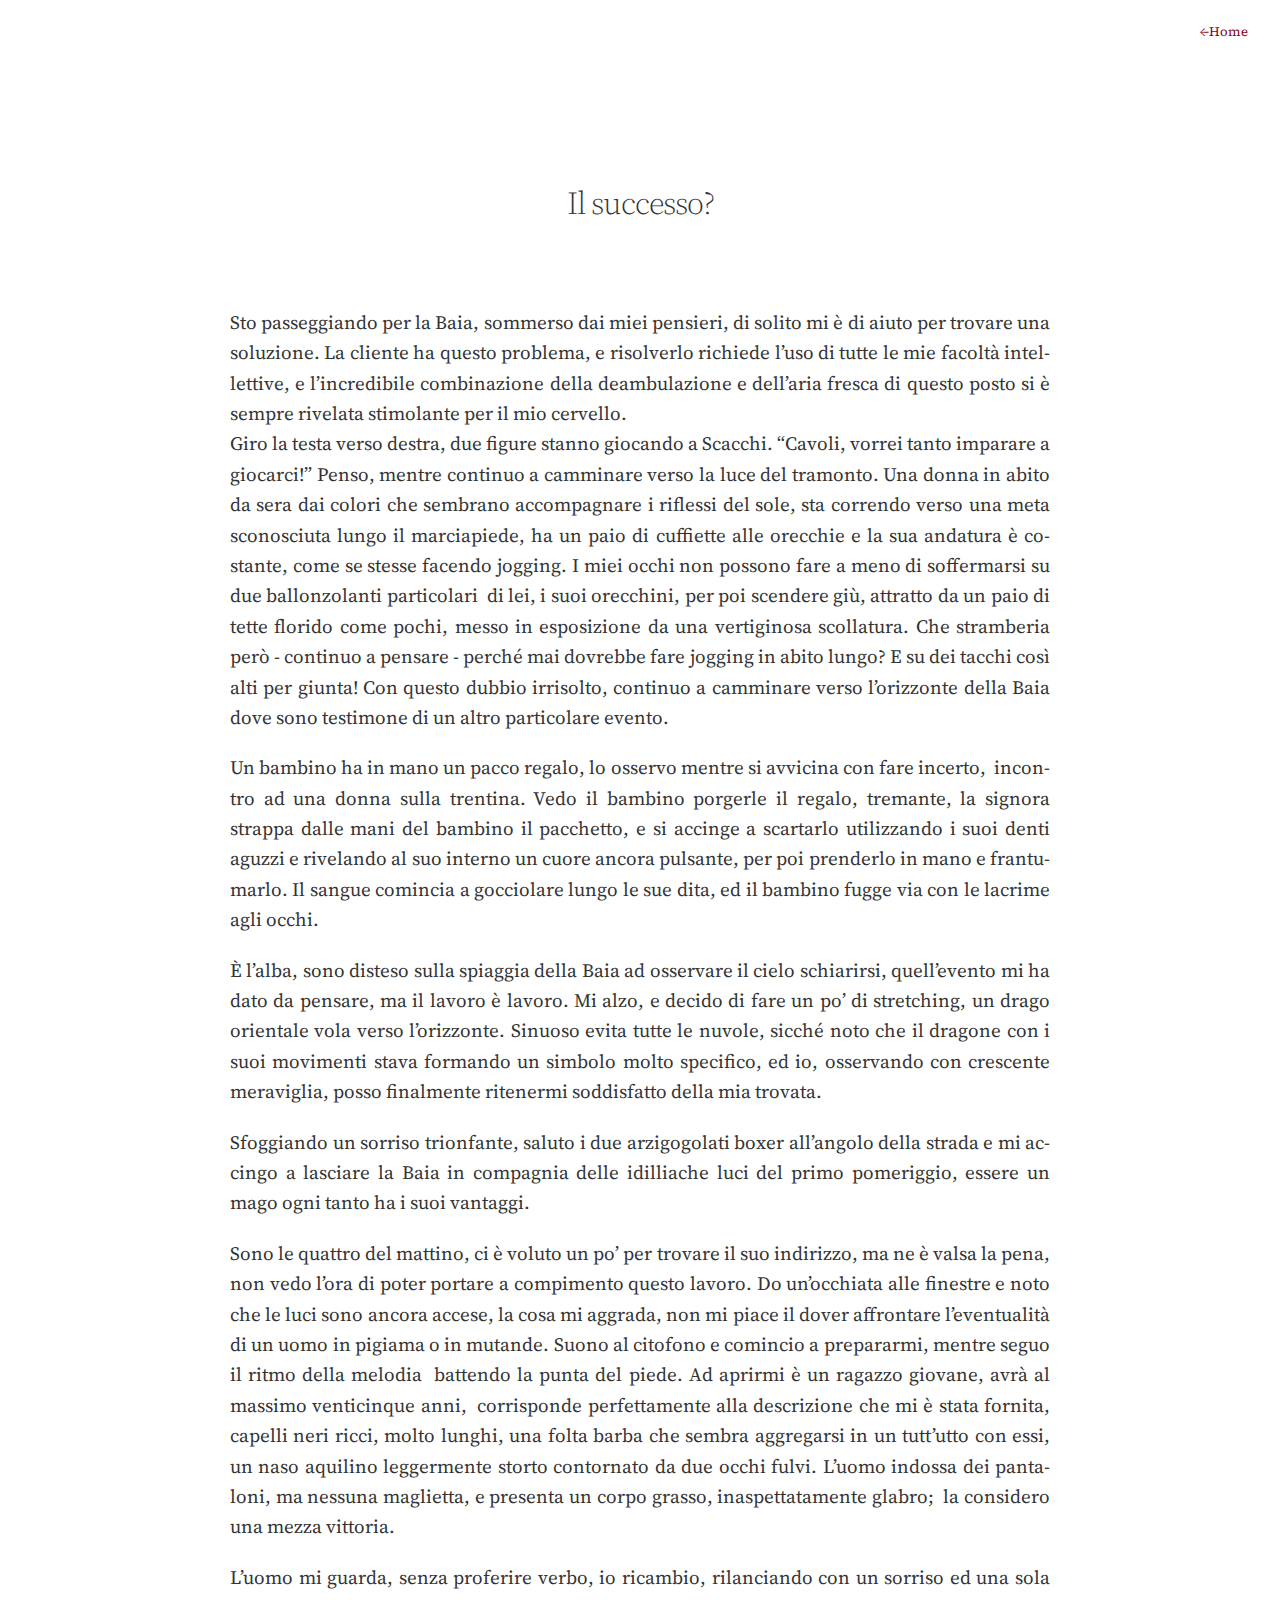
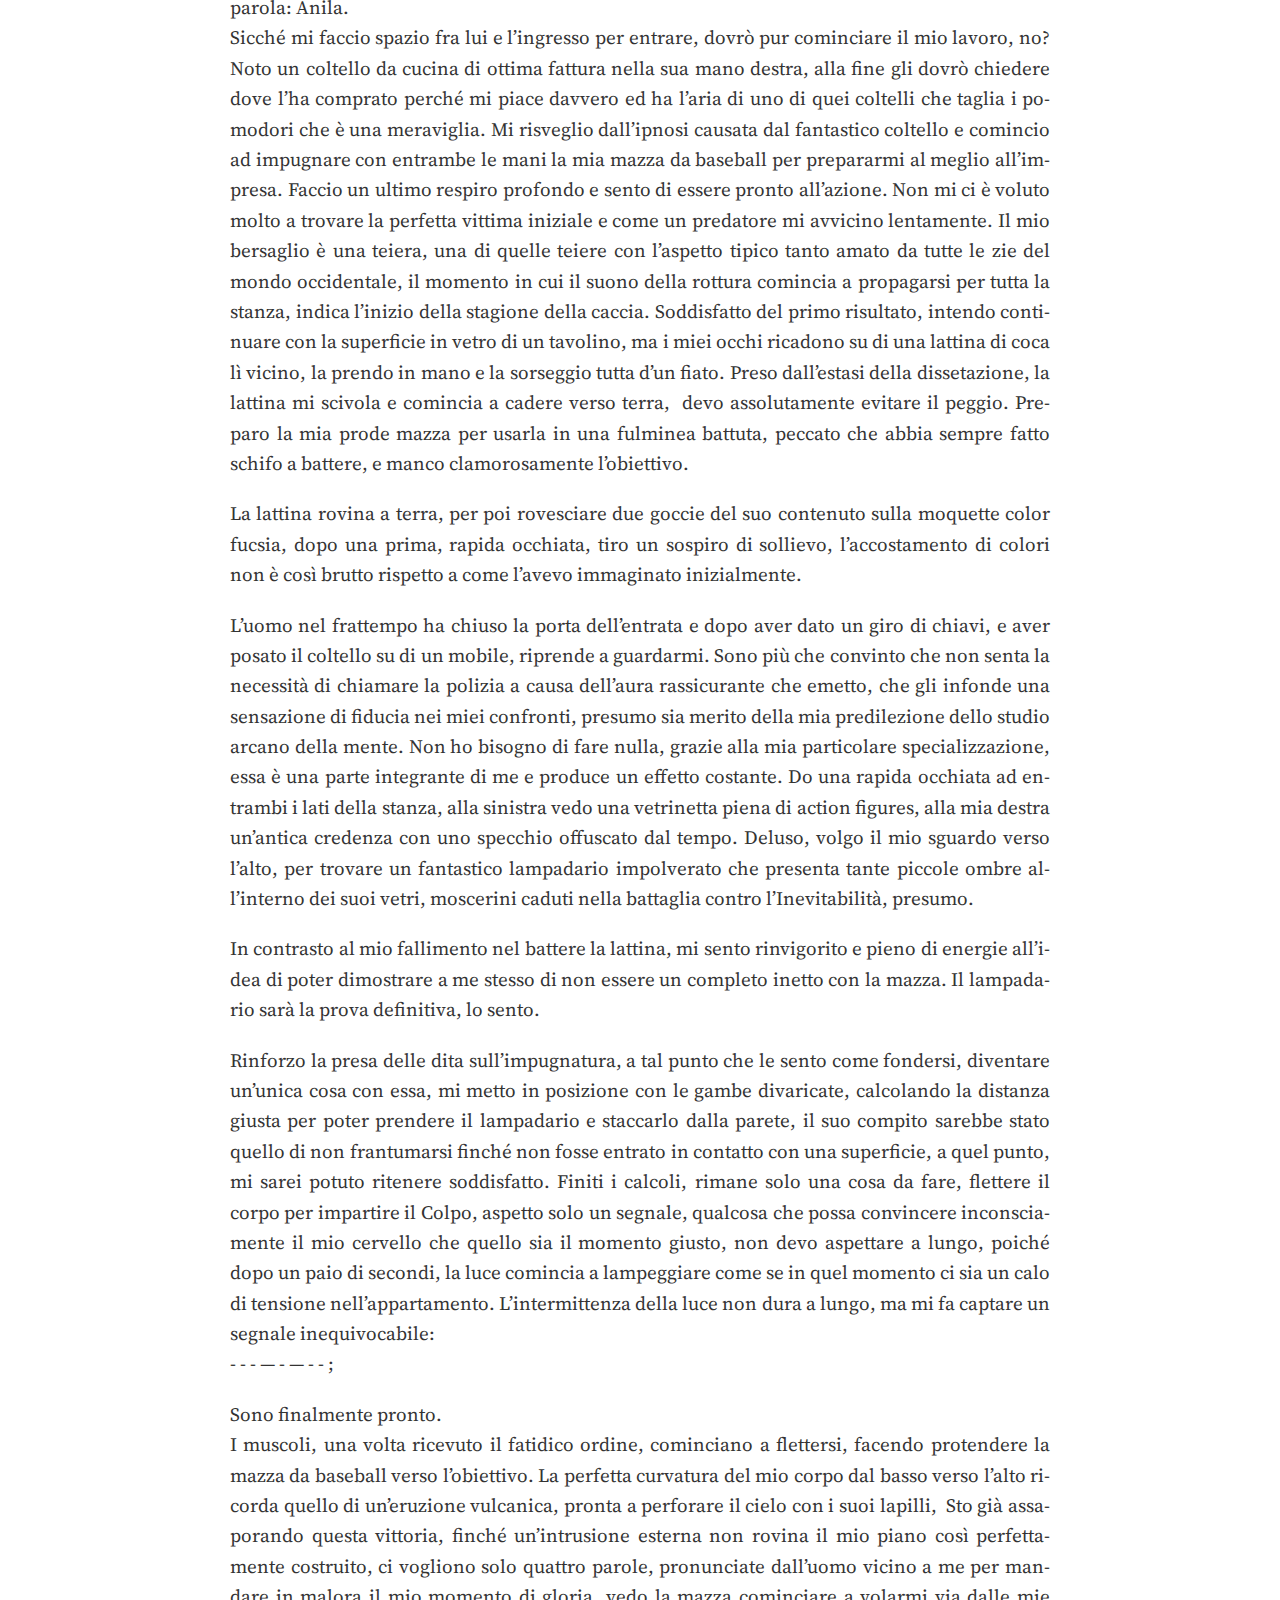
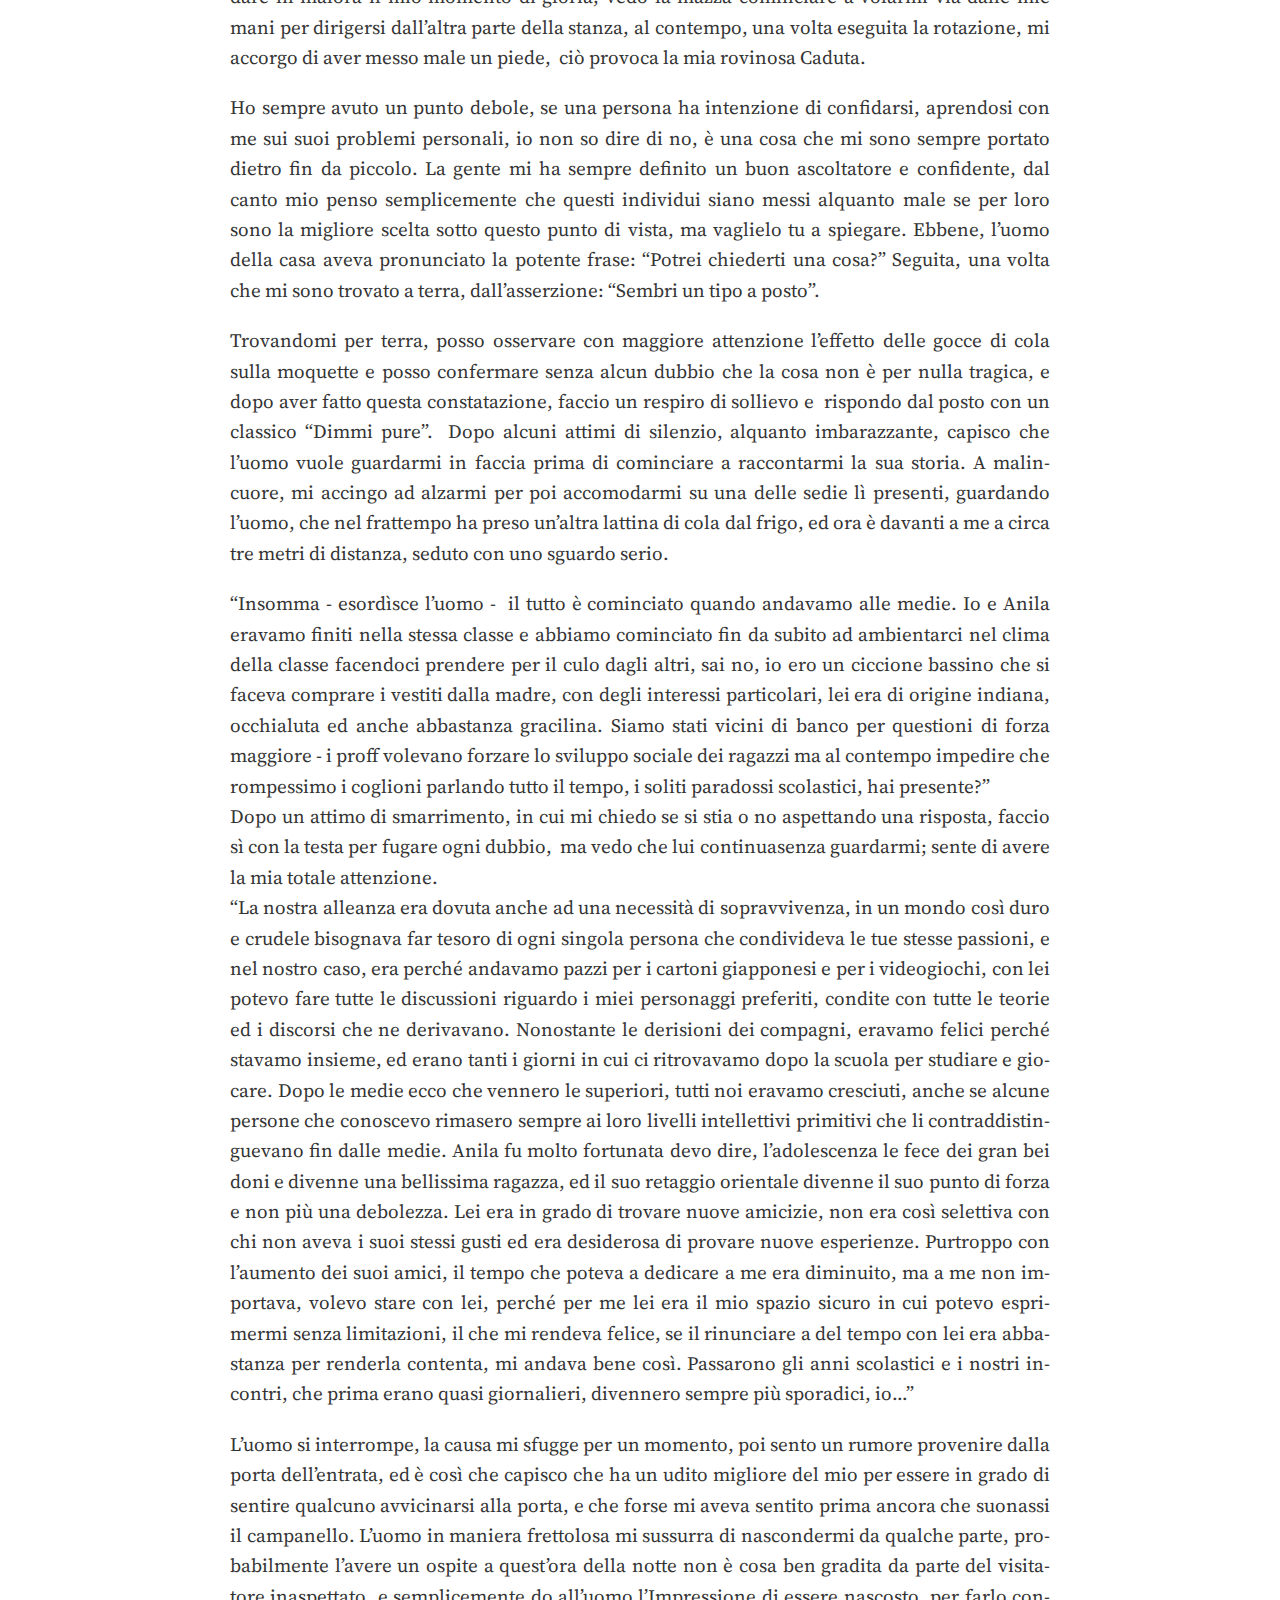
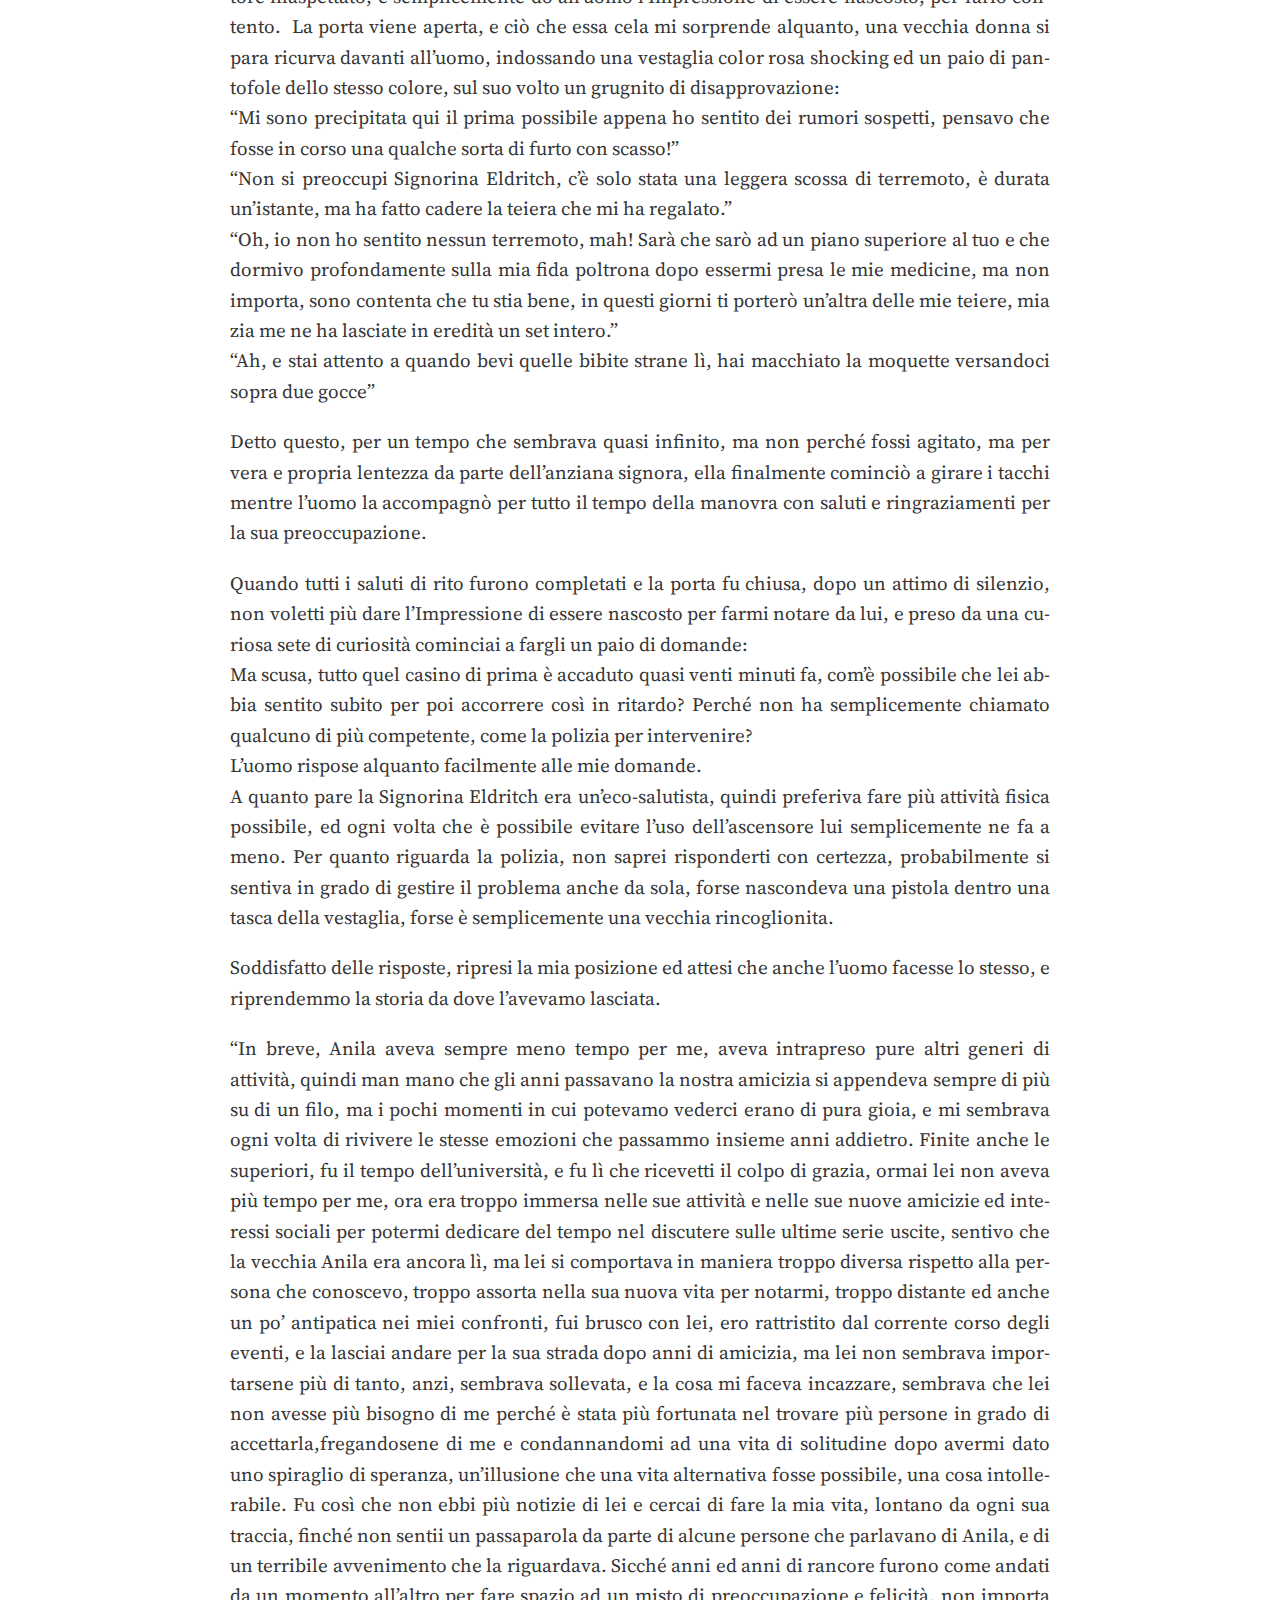
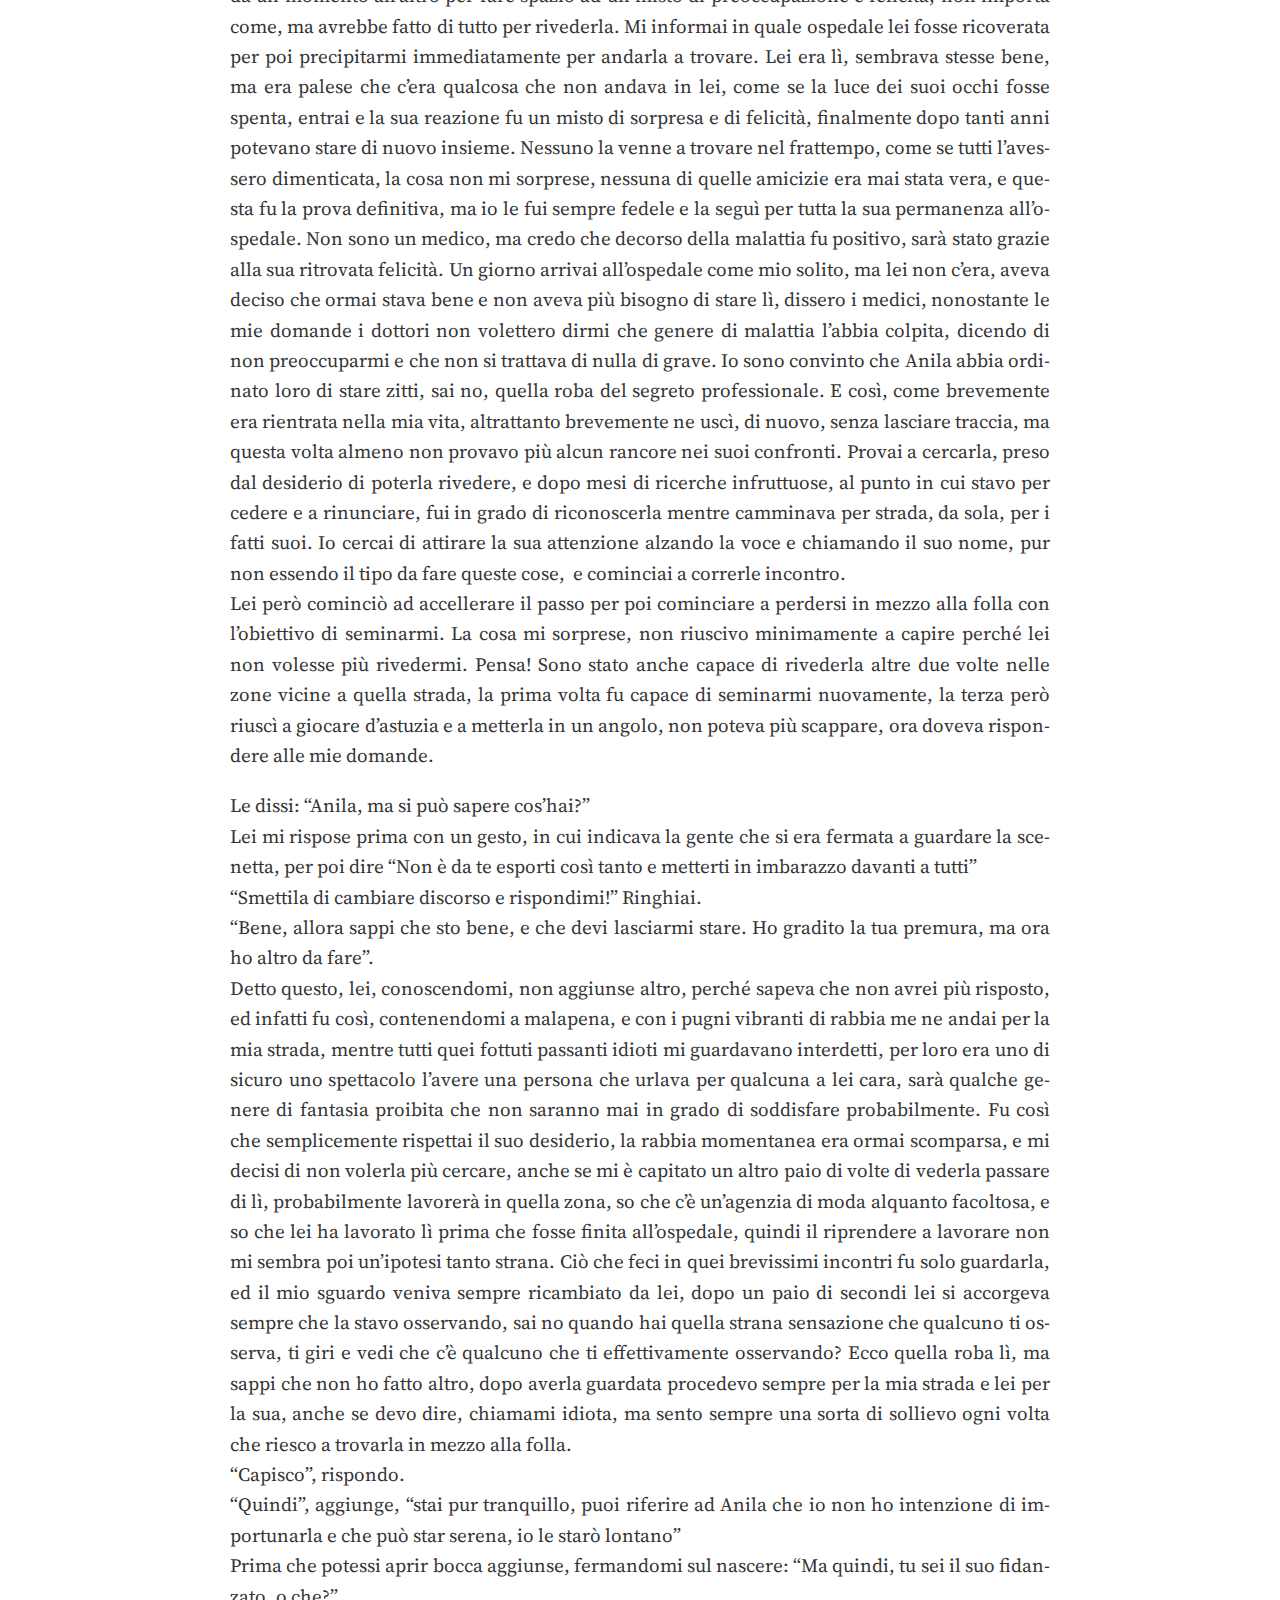
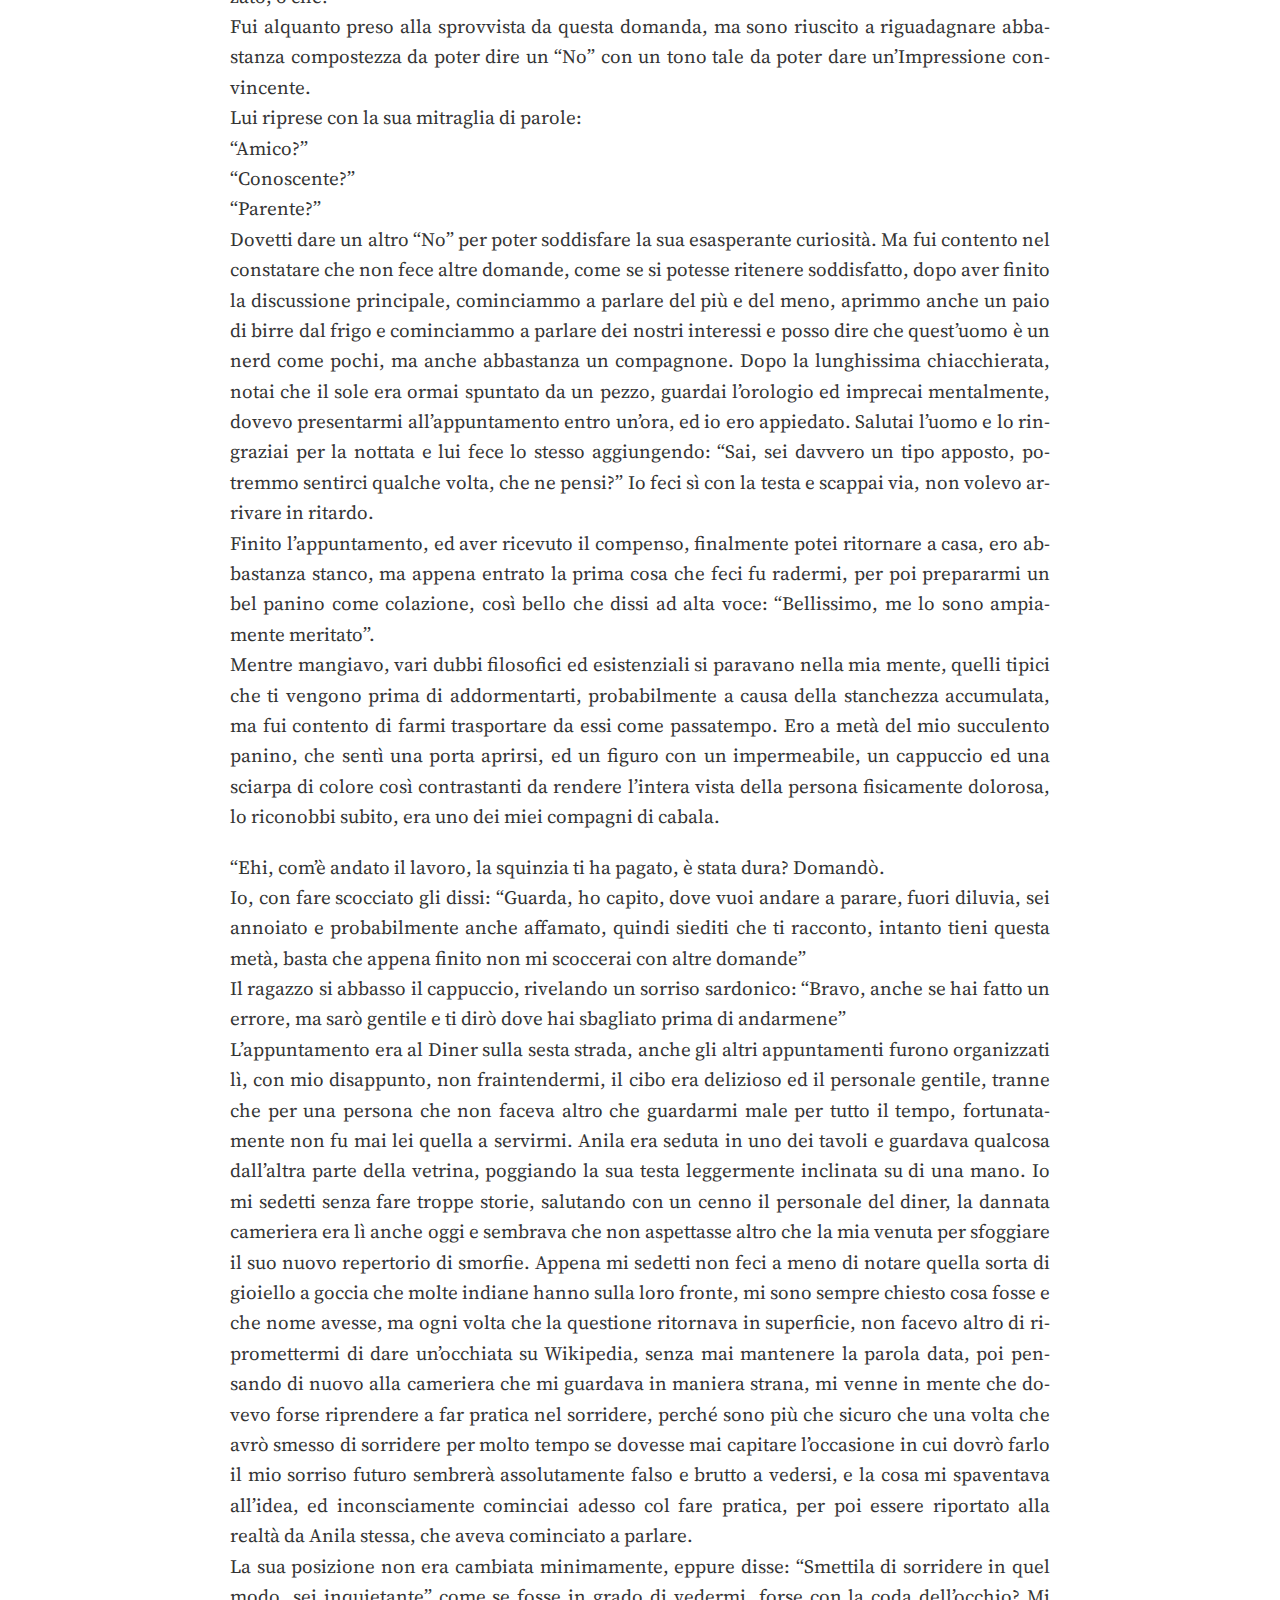
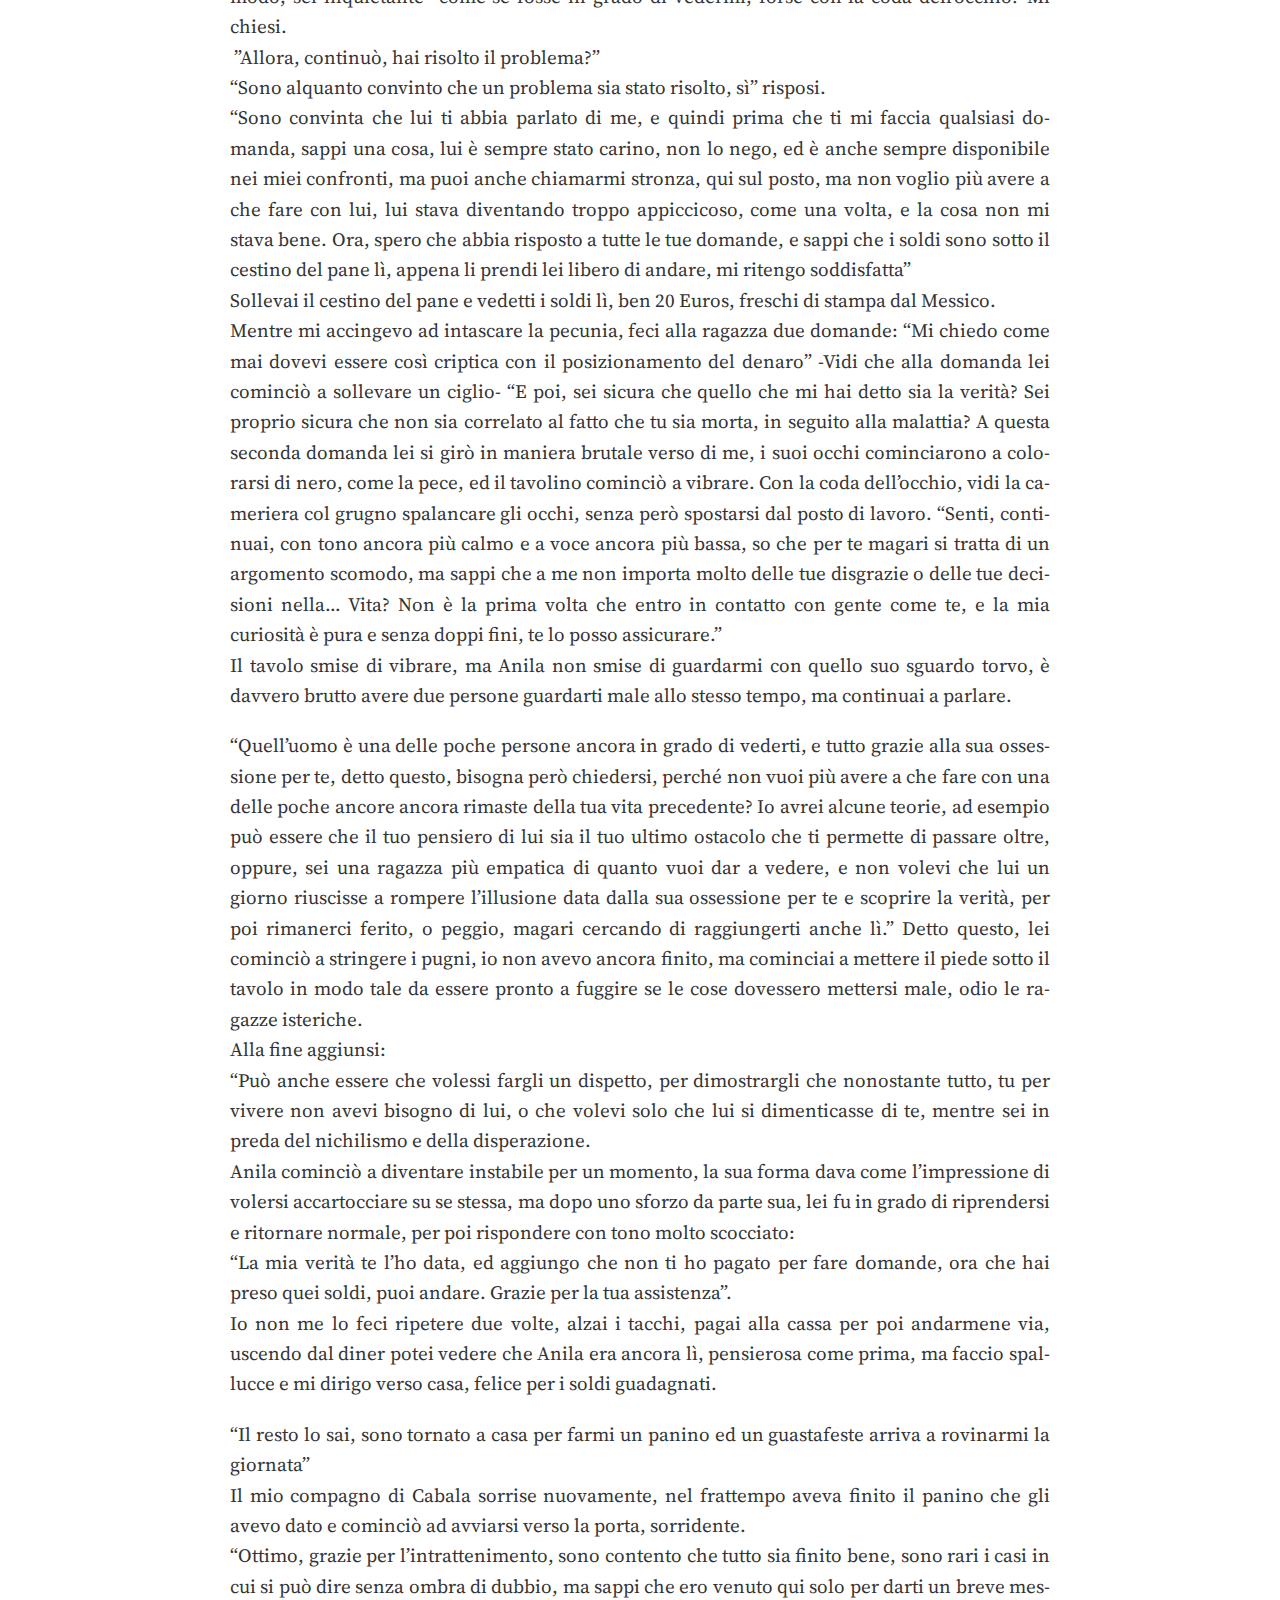
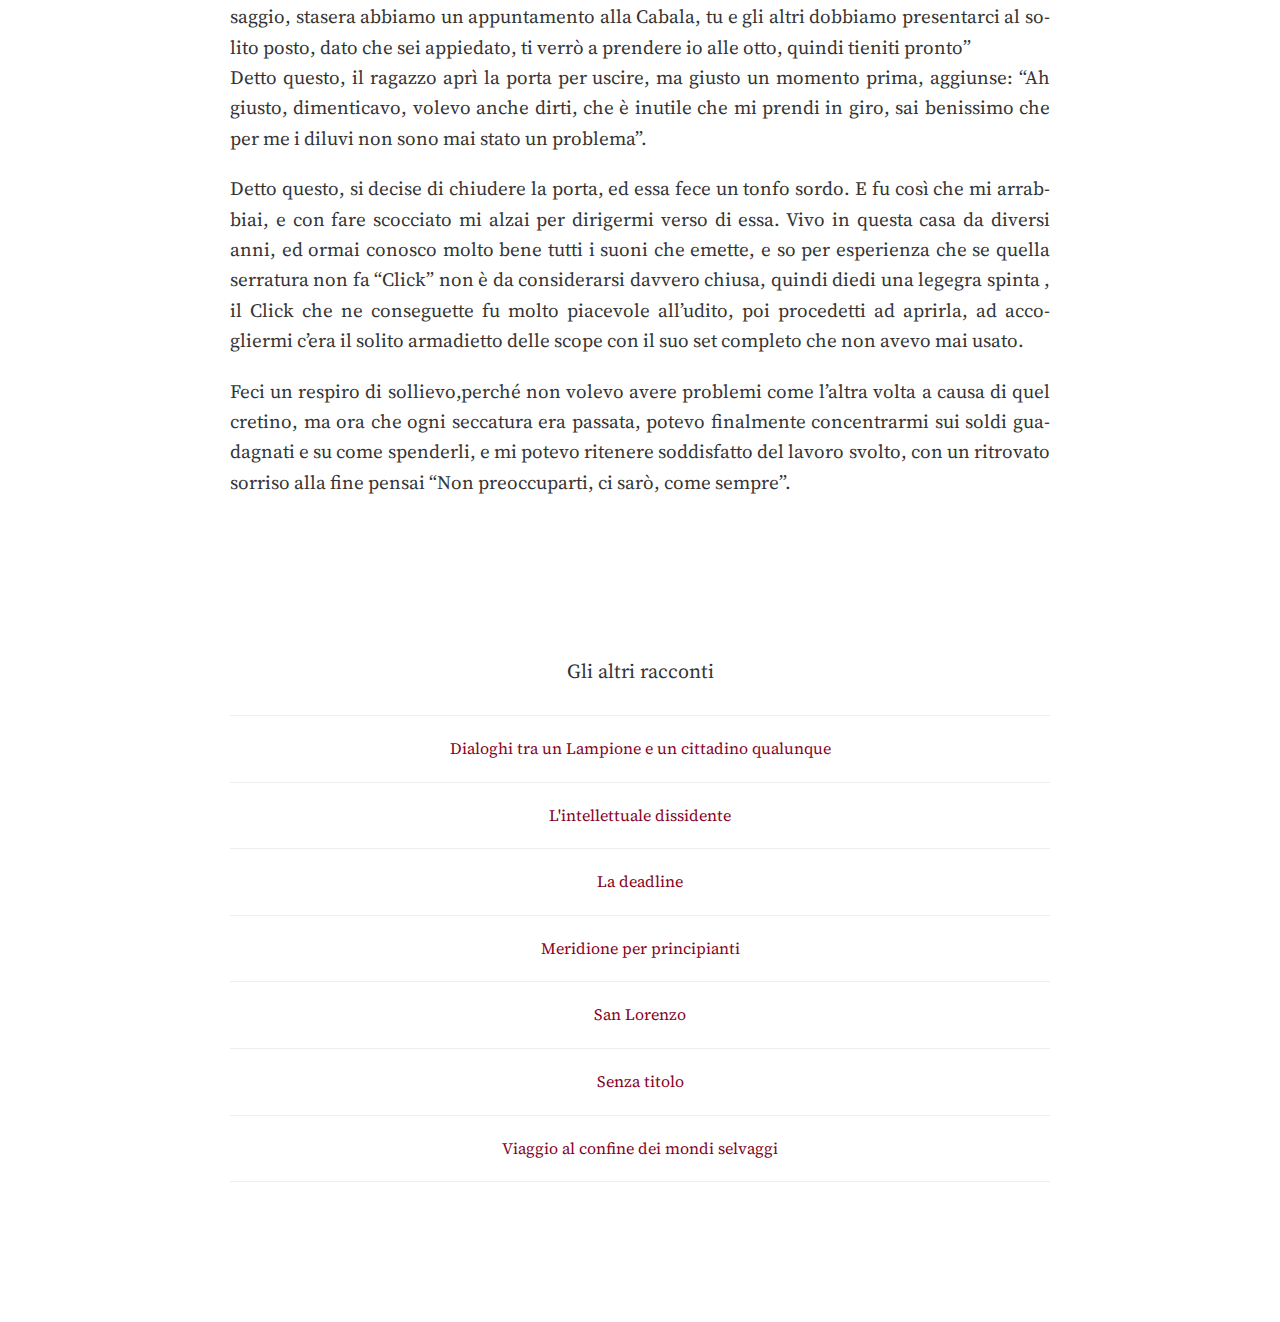
<file: il-successo/index.html>
<!DOCTYPE html>
<html lang="it-IT">
	<head>
    <meta charset="utf-8">
<meta http-equiv="X-UA-Compatible" content="IE=edge,chrome=1">
<meta name="viewport" content="width=device-width, initial-scale=1">
<meta name="author" content="PCF Fic Challenge 2017">
<meta name="description" content="I racconti in gara">
<meta name="generator" content="Hugo 0.20.7" />
<title>Il successo?</title>
<link href="https://fonts.googleapis.com/css?family=Source+Serif+Pro:400,600" rel="stylesheet">
<link rel="stylesheet" href="https://pokemoncentral.github.io/fic-challenge-2017/css/style.css">
<link rel="stylesheet" href="https://pokemoncentral.github.io/fic-challenge-2017/css/highlight.css">



<link rel="stylesheet" href="https://pokemoncentral.github.io/fic-challenge-2017/css/monosocialiconsfont.css">




<meta property="og:title" content="Il successo?" />
<meta property="og:description" content="Sto passeggiando per la Baia, sommerso dai miei pensieri, di solito mi è di aiuto per trovare una soluzione. La cliente ha questo problema, e risolverlo richiede l&rsquo;uso di tutte le mie facoltà intellettive, e l&rsquo;incredibile combinazione della deambulazione e dell&rsquo;aria fresca di questo posto si è sempre rivelata stimolante per il mio cervello.
Giro la testa verso destra, due figure stanno giocando a Scacchi. &ldquo;Cavoli, vorrei tanto imparare a giocarci!" />
<meta property="og:type" content="article" />
<meta property="og:url" content="https://pokemoncentral.github.io/fic-challenge-2017/il-successo/" />


















<meta itemprop="name" content="Il successo?">
<meta itemprop="description" content="Sto passeggiando per la Baia, sommerso dai miei pensieri, di solito mi è di aiuto per trovare una soluzione. La cliente ha questo problema, e risolverlo richiede l&rsquo;uso di tutte le mie facoltà intellettive, e l&rsquo;incredibile combinazione della deambulazione e dell&rsquo;aria fresca di questo posto si è sempre rivelata stimolante per il mio cervello.
Giro la testa verso destra, due figure stanno giocando a Scacchi. &ldquo;Cavoli, vorrei tanto imparare a giocarci!">



<meta itemprop="wordCount" content="5149">



<meta itemprop="keywords" content="" />



  <meta name="twitter:card" content="summary"/>



<meta name="twitter:text:title" content="Il successo?"/>
<meta name="twitter:title" content="Il successo?"/>
<meta name="twitter:description" content="Sto passeggiando per la Baia, sommerso dai miei pensieri, di solito mi è di aiuto per trovare una soluzione. La cliente ha questo problema, e risolverlo richiede l&rsquo;uso di tutte le mie facoltà intellettive, e l&rsquo;incredibile combinazione della deambulazione e dell&rsquo;aria fresca di questo posto si è sempre rivelata stimolante per il mio cervello.
Giro la testa verso destra, due figure stanno giocando a Scacchi. &ldquo;Cavoli, vorrei tanto imparare a giocarci!"/>



    </head>
<body>
    <nav class="main-nav">
	
		<a href='https://pokemoncentral.github.io/fic-challenge-2017/'> <span class="arrow">←</span>Home</a>
	

	

	
</nav>

    <section id="wrapper">
        
        
<article class="post">
    <header>
        <h1>Il successo?</h1>
        <h2 class="headline">
        <br>
        
        </h2>
    </header>
    <section id="post-body">
        <p>Sto passeggiando per la Baia, sommerso dai miei pensieri, di solito mi è di aiuto per trovare una soluzione. La cliente ha questo problema, e risolverlo richiede l&rsquo;uso di tutte le mie facoltà intellettive, e l&rsquo;incredibile combinazione della deambulazione e dell&rsquo;aria fresca di questo posto si è sempre rivelata stimolante per il mio cervello.<br />
Giro la testa verso destra, due figure stanno giocando a Scacchi. &ldquo;Cavoli, vorrei tanto imparare a giocarci!&rdquo; Penso, mentre continuo a camminare verso la luce del tramonto. Una donna in abito da sera dai colori che sembrano accompagnare i riflessi del sole, sta correndo verso una meta sconosciuta lungo il marciapiede, ha un paio di cuffiette alle orecchie e la sua andatura è costante, come se stesse facendo jogging. I miei occhi non possono fare a meno di soffermarsi su due ballonzolanti particolari  di lei, i suoi orecchini, per poi scendere giù, attratto da un paio di tette florido come pochi, messo in esposizione da una vertiginosa scollatura. Che stramberia però - continuo a pensare - perché mai dovrebbe fare jogging in abito lungo? E su dei tacchi così alti per giunta! Con questo dubbio irrisolto, continuo a camminare verso l&rsquo;orizzonte della Baia dove sono testimone di un altro particolare evento.</p>

<p>Un bambino ha in mano un pacco regalo, lo osservo mentre si avvicina con fare incerto,  incontro ad una donna sulla trentina. Vedo il bambino porgerle il regalo, tremante, la signora strappa dalle mani del bambino il pacchetto, e si accinge a scartarlo utilizzando i suoi denti aguzzi e rivelando al suo interno un cuore ancora pulsante, per poi prenderlo in mano e frantumarlo. Il sangue comincia a gocciolare lungo le sue dita, ed il bambino fugge via con le lacrime agli occhi.</p>

<p>È l&rsquo;alba, sono disteso sulla spiaggia della Baia ad osservare il cielo schiarirsi, quell&rsquo;evento mi ha dato da pensare, ma il lavoro è lavoro. Mi alzo, e decido di fare un po&rsquo; di stretching, un drago orientale vola verso l&rsquo;orizzonte. Sinuoso evita tutte le nuvole, sicché noto che il dragone con i suoi movimenti stava formando un simbolo molto specifico, ed io, osservando con crescente meraviglia, posso finalmente ritenermi soddisfatto della mia trovata.</p>

<p>Sfoggiando un sorriso trionfante, saluto i due arzigogolati boxer all&rsquo;angolo della strada e mi accingo a lasciare la Baia in compagnia delle idilliache luci del primo pomeriggio, essere un mago ogni tanto ha i suoi vantaggi.</p>

<p>Sono le quattro del mattino, ci è voluto un po&rsquo; per trovare il suo indirizzo, ma ne è valsa la pena, non vedo l&rsquo;ora di poter portare a compimento questo lavoro. Do un&rsquo;occhiata alle finestre e noto che le luci sono ancora accese, la cosa mi aggrada, non mi piace il dover affrontare l&rsquo;eventualità di un uomo in pigiama o in mutande. Suono al citofono e comincio a prepararmi, mentre seguo il ritmo della melodia  battendo la punta del piede. Ad aprirmi è un ragazzo giovane, avrà al massimo venticinque anni,  corrisponde perfettamente alla descrizione che mi è stata fornita, capelli neri ricci, molto lunghi, una folta barba che sembra aggregarsi in un tutt&rsquo;utto con essi, un naso aquilino leggermente storto contornato da due occhi fulvi. L&rsquo;uomo indossa dei pantaloni, ma nessuna maglietta, e presenta un corpo grasso, inaspettatamente glabro;  la considero una mezza vittoria.</p>

<p>L&rsquo;uomo mi guarda, senza proferire verbo, io ricambio, rilanciando con un sorriso ed una sola parola: Anila.<br />
Sicché mi faccio spazio fra lui e l&rsquo;ingresso per entrare, dovrò pur cominciare il mio lavoro, no? Noto un coltello da cucina di ottima fattura nella sua mano destra, alla fine gli dovrò chiedere dove l&rsquo;ha comprato perché mi piace davvero ed ha l&rsquo;aria di uno di quei coltelli che taglia i pomodori che è una meraviglia. Mi risveglio dall&rsquo;ipnosi causata dal fantastico coltello e comincio ad impugnare con entrambe le mani la mia mazza da baseball per prepararmi al meglio all&rsquo;impresa. Faccio un ultimo respiro profondo e sento di essere pronto all&rsquo;azione. Non mi ci è voluto molto a trovare la perfetta vittima iniziale e come un predatore mi avvicino lentamente. Il mio bersaglio è una teiera, una di quelle teiere con l&rsquo;aspetto tipico tanto amato da tutte le zie del mondo occidentale, il momento in cui il suono della rottura comincia a propagarsi per tutta la stanza, indica l&rsquo;inizio della stagione della caccia. Soddisfatto del primo risultato, intendo continuare con la superficie in vetro di un tavolino, ma i miei occhi ricadono su di una lattina di coca lì vicino, la prendo in mano e la sorseggio tutta d&rsquo;un fiato. Preso dall&rsquo;estasi della dissetazione, la lattina mi scivola e comincia a cadere verso terra,  devo assolutamente evitare il peggio. Preparo la mia prode mazza per usarla in una fulminea battuta, peccato che abbia sempre fatto schifo a battere, e manco clamorosamente l&rsquo;obiettivo.</p>

<p>La lattina rovina a terra, per poi rovesciare due goccie del suo contenuto sulla moquette color fucsia, dopo una prima, rapida occhiata, tiro un sospiro di sollievo, l&rsquo;accostamento di colori non è così brutto rispetto a come l&rsquo;avevo immaginato inizialmente.</p>

<p>L&rsquo;uomo nel frattempo ha chiuso la porta dell&rsquo;entrata e dopo aver dato un giro di chiavi, e aver posato il coltello su di un mobile, riprende a guardarmi. Sono più che convinto che non senta la necessità di chiamare la polizia a causa dell&rsquo;aura rassicurante che emetto, che gli infonde una sensazione di fiducia nei miei confronti, presumo sia merito della mia predilezione dello studio arcano della mente. Non ho bisogno di fare nulla, grazie alla mia particolare specializzazione, essa è una parte integrante di me e produce un effetto costante. Do una rapida occhiata ad entrambi i lati della stanza, alla sinistra vedo una vetrinetta piena di action figures, alla mia destra un&rsquo;antica credenza con uno specchio offuscato dal tempo. Deluso, volgo il mio sguardo verso l&rsquo;alto, per trovare un fantastico lampadario impolverato che presenta tante piccole ombre all&rsquo;interno dei suoi vetri, moscerini caduti nella battaglia contro l&rsquo;Inevitabilità, presumo.</p>

<p>In contrasto al mio fallimento nel battere la lattina, mi sento rinvigorito e pieno di energie all&rsquo;idea di poter dimostrare a me stesso di non essere un completo inetto con la mazza. Il lampadario sarà la prova definitiva, lo sento.</p>

<p>Rinforzo la presa delle dita sull&rsquo;impugnatura, a tal punto che le sento come fondersi, diventare un&rsquo;unica cosa con essa, mi metto in posizione con le gambe divaricate, calcolando la distanza giusta per poter prendere il lampadario e staccarlo dalla parete, il suo compito sarebbe stato quello di non frantumarsi finché non fosse entrato in contatto con una superficie, a quel punto, mi sarei potuto ritenere soddisfatto. Finiti i calcoli, rimane solo una cosa da fare, flettere il corpo per impartire il Colpo, aspetto solo un segnale, qualcosa che possa convincere inconsciamente il mio cervello che quello sia il momento giusto, non devo aspettare a lungo, poiché dopo un paio di secondi, la luce comincia a lampeggiare come se in quel momento ci sia un calo di tensione nell&rsquo;appartamento. L&rsquo;intermittenza della luce non dura a lungo, ma mi fa captare un segnale inequivocabile:<br />
- - - &mdash; - &mdash; - - ;</p>

<p>Sono finalmente pronto.<br />
I muscoli, una volta ricevuto il fatidico ordine, cominciano a flettersi, facendo protendere la mazza da baseball verso l&rsquo;obiettivo. La perfetta curvatura del mio corpo dal basso verso l&rsquo;alto ricorda quello di un&rsquo;eruzione vulcanica, pronta a perforare il cielo con i suoi lapilli,  Sto già assaporando questa vittoria, finché un&rsquo;intrusione esterna non rovina il mio piano così perfettamente costruito, ci vogliono solo quattro parole, pronunciate dall&rsquo;uomo vicino a me per mandare in malora il mio momento di gloria, vedo la mazza cominciare a volarmi via dalle mie mani per dirigersi dall&rsquo;altra parte della stanza, al contempo, una volta eseguita la rotazione, mi accorgo di aver messo male un piede,  ciò provoca la mia rovinosa Caduta.</p>

<p>Ho sempre avuto un punto debole, se una persona ha intenzione di confidarsi, aprendosi con me sui suoi problemi personali, io non so dire di no, è una cosa che mi sono sempre portato dietro fin da piccolo. La gente mi ha sempre definito un buon ascoltatore e confidente, dal canto mio penso semplicemente che questi individui siano messi alquanto male se per loro sono la migliore scelta sotto questo punto di vista, ma vaglielo tu a spiegare. Ebbene, l&rsquo;uomo della casa aveva pronunciato la potente frase: &ldquo;Potrei chiederti una cosa?&rdquo; Seguita, una volta che mi sono trovato a terra, dall&rsquo;asserzione: &ldquo;Sembri un tipo a posto&rdquo;.</p>

<p>Trovandomi per terra, posso osservare con maggiore attenzione l&rsquo;effetto delle gocce di cola sulla moquette e posso confermare senza alcun dubbio che la cosa non è per nulla tragica, e dopo aver fatto questa constatazione, faccio un respiro di sollievo e  rispondo dal posto con un classico &ldquo;Dimmi pure&rdquo;.  Dopo alcuni attimi di silenzio, alquanto imbarazzante, capisco che l&rsquo;uomo vuole guardarmi in faccia prima di cominciare a raccontarmi la sua storia. A malincuore, mi accingo ad alzarmi per poi accomodarmi su una delle sedie lì presenti, guardando l&rsquo;uomo, che nel frattempo ha preso un&rsquo;altra lattina di cola dal frigo, ed ora è davanti a me a circa tre metri di distanza, seduto con uno sguardo serio.</p>

<p>&ldquo;Insomma - esordìsce l&rsquo;uomo -  il tutto è cominciato quando andavamo alle medie. Io e Anila eravamo finiti nella stessa classe e abbiamo cominciato fin da subito ad ambientarci nel clima della classe facendoci prendere per il culo dagli altri, sai no, io ero un ciccione bassino che si faceva comprare i vestiti dalla madre, con degli interessi particolari, lei era di origine indiana, occhialuta ed anche abbastanza gracilina. Siamo stati vicini di banco per questioni di forza maggiore - i proff volevano forzare lo sviluppo sociale dei ragazzi ma al contempo impedire che rompessimo i coglioni parlando tutto il tempo, i soliti paradossi scolastici, hai presente?&rdquo;<br />
Dopo un attimo di smarrimento, in cui mi chiedo se si stia o no aspettando una risposta, faccio sì con la testa per fugare ogni dubbio,  ma vedo che lui continuasenza guardarmi; sente di avere la mia totale attenzione.<br />
&ldquo;La nostra alleanza era dovuta anche ad una necessità di sopravvivenza, in un mondo così duro e crudele bisognava far tesoro di ogni singola persona che condivideva le tue stesse passioni, e nel nostro caso, era perché andavamo pazzi per i cartoni giapponesi e per i videogiochi, con lei potevo fare tutte le discussioni riguardo i miei personaggi preferiti, condite con tutte le teorie ed i discorsi che ne derivavano. Nonostante le derisioni dei compagni, eravamo felici perché stavamo insieme, ed erano tanti i giorni in cui ci ritrovavamo dopo la scuola per studiare e giocare. Dopo le medie ecco che vennero le superiori, tutti noi eravamo cresciuti, anche se alcune persone che conoscevo rimasero sempre ai loro livelli intellettivi primitivi che li contraddistinguevano fin dalle medie. Anila fu molto fortunata devo dire, l&rsquo;adolescenza le fece dei gran bei doni e divenne una bellissima ragazza, ed il suo retaggio orientale divenne il suo punto di forza e non più una debolezza. Lei era in grado di trovare nuove amicizie, non era così selettiva con chi non aveva i suoi stessi gusti ed era desiderosa di provare nuove esperienze. Purtroppo con l&rsquo;aumento dei suoi amici, il tempo che poteva a dedicare a me era diminuito, ma a me non importava, volevo stare con lei, perché per me lei era il mio spazio sicuro in cui potevo esprimermi senza limitazioni, il che mi rendeva felice, se il rinunciare a del tempo con lei era abbastanza per renderla contenta, mi andava bene così. Passarono gli anni scolastici e i nostri incontri, che prima erano quasi giornalieri, divennero sempre più sporadici, io&hellip;&rdquo;</p>

<p>L&rsquo;uomo si interrompe, la causa mi sfugge per un momento, poi sento un rumore provenire dalla porta dell&rsquo;entrata, ed è così che capisco che ha un udito migliore del mio per essere in grado di sentire qualcuno avvicinarsi alla porta, e che forse mi aveva sentito prima ancora che suonassi il campanello. L&rsquo;uomo in maniera frettolosa mi sussurra di nascondermi da qualche parte, probabilmente l&rsquo;avere un ospite a quest&rsquo;ora della notte non è cosa ben gradita da parte del visitatore inaspettato, e semplicemente do all&rsquo;uomo l&rsquo;Impressione di essere nascosto, per farlo contento.  La porta viene aperta, e ciò che essa cela mi sorprende alquanto, una vecchia donna si para ricurva davanti all&rsquo;uomo, indossando una vestaglia color rosa shocking ed un paio di pantofole dello stesso colore, sul suo volto un grugnito di disapprovazione:<br />
&ldquo;Mi sono precipitata qui il prima possibile appena ho sentito dei rumori sospetti, pensavo che fosse in corso una qualche sorta di furto con scasso!&rdquo;<br />
&ldquo;Non si preoccupi Signorina Eldritch, c&rsquo;è solo stata una leggera scossa di terremoto, è durata un&rsquo;istante, ma ha fatto cadere la teiera che mi ha regalato.&rdquo;<br />
&ldquo;Oh, io non ho sentito nessun terremoto, mah! Sarà che sarò ad un piano superiore al tuo e che dormivo profondamente sulla mia fida poltrona dopo essermi presa le mie medicine, ma non importa, sono contenta che tu stia bene, in questi giorni ti porterò un&rsquo;altra delle mie teiere, mia zia me ne ha lasciate in eredità un set intero.&rdquo;<br />
&ldquo;Ah, e stai attento a quando bevi quelle bibite strane lì, hai macchiato la moquette versandoci sopra due gocce&rdquo;</p>

<p>Detto questo, per un tempo che sembrava quasi infinito, ma non perché fossi agitato, ma per vera e propria lentezza da parte dell&rsquo;anziana signora, ella finalmente cominciò a girare i tacchi mentre l&rsquo;uomo la accompagnò per tutto il tempo della manovra con saluti e ringraziamenti per la sua preoccupazione.</p>

<p>Quando tutti i saluti di rito furono completati e la porta fu chiusa, dopo un attimo di silenzio, non voletti più dare l&rsquo;Impressione di essere nascosto per farmi notare da lui, e preso da una curiosa sete di curiosità cominciai a fargli un paio di domande:<br />
Ma scusa, tutto quel casino di prima è accaduto quasi venti minuti fa, com&rsquo;è possibile che lei abbia sentito subito per poi accorrere così in ritardo? Perché non ha semplicemente chiamato qualcuno di più competente, come la polizia per intervenire?<br />
L&rsquo;uomo rispose alquanto facilmente alle mie domande.<br />
A quanto pare la Signorina Eldritch era un&rsquo;eco-salutista, quindi preferiva fare più attività fisica possibile, ed ogni volta che è possibile evitare l&rsquo;uso dell&rsquo;ascensore lui semplicemente ne fa a meno. Per quanto riguarda la polizia, non saprei risponderti con certezza, probabilmente si sentiva in grado di gestire il problema anche da sola, forse nascondeva una pistola dentro una tasca della vestaglia, forse è semplicemente una vecchia rincoglionita.</p>

<p>Soddisfatto delle risposte, ripresi la mia posizione ed attesi che anche l&rsquo;uomo facesse lo stesso, e riprendemmo la storia da dove l&rsquo;avevamo lasciata.</p>

<p>&ldquo;In breve, Anila aveva sempre meno tempo per me, aveva intrapreso pure altri generi di attività, quindi man mano che gli anni passavano la nostra amicizia si appendeva sempre di più su di un filo, ma i pochi momenti in cui potevamo vederci erano di pura gioia, e mi sembrava ogni volta di rivivere le stesse emozioni che passammo insieme anni addietro. Finite anche le superiori, fu il tempo dell&rsquo;università, e fu lì che ricevetti il colpo di grazia, ormai lei non aveva più tempo per me, ora era troppo immersa nelle sue attività e nelle sue nuove amicizie ed interessi sociali per potermi dedicare del tempo nel discutere sulle ultime serie uscite, sentivo che la vecchia Anila era ancora lì, ma lei si comportava in maniera troppo diversa rispetto alla persona che conoscevo, troppo assorta nella sua nuova vita per notarmi, troppo distante ed anche un po&rsquo; antipatica nei miei confronti, fui brusco con lei, ero rattristito dal corrente corso degli eventi, e la lasciai andare per la sua strada dopo anni di amicizia, ma lei non sembrava importarsene più di tanto, anzi, sembrava sollevata, e la cosa mi faceva incazzare, sembrava che lei non avesse più bisogno di me perché è stata più fortunata nel trovare più persone in grado di accettarla,fregandosene di me e condannandomi ad una vita di solitudine dopo avermi dato uno spiraglio di speranza, un&rsquo;illusione che una vita alternativa fosse possibile, una cosa intollerabile. Fu così che non ebbi più notizie di lei e cercai di fare la mia vita, lontano da ogni sua traccia, finché non sentii un passaparola da parte di alcune persone che parlavano di Anila, e di un terribile avvenimento che la riguardava. Sicché anni ed anni di rancore furono come andati da un momento all&rsquo;altro per fare spazio ad un misto di preoccupazione e felicità, non importa come, ma avrebbe fatto di tutto per rivederla. Mi informai in quale ospedale lei fosse ricoverata per poi precipitarmi immediatamente per andarla a trovare. Lei era lì, sembrava stesse bene, ma era palese che c&rsquo;era qualcosa che non andava in lei, come se la luce dei suoi occhi fosse spenta, entrai e la sua reazione fu un misto di sorpresa e di felicità, finalmente dopo tanti anni potevano stare di nuovo insieme. Nessuno la venne a trovare nel frattempo, come se tutti l&rsquo;avessero dimenticata, la cosa non mi sorprese, nessuna di quelle amicizie era mai stata vera, e questa fu la prova definitiva, ma io le fui sempre fedele e la seguì per tutta la sua permanenza all&rsquo;ospedale. Non sono un medico, ma credo che decorso della malattia fu positivo, sarà stato grazie alla sua ritrovata felicità. Un giorno arrivai all&rsquo;ospedale come mio solito, ma lei non c&rsquo;era, aveva deciso che ormai stava bene e non aveva più bisogno di stare lì, dissero i medici, nonostante le mie domande i dottori non volettero dirmi che genere di malattia l&rsquo;abbia colpita, dicendo di non preoccuparmi e che non si trattava di nulla di grave. Io sono convinto che Anila abbia ordinato loro di stare zitti, sai no, quella roba del segreto professionale. E così, come brevemente era rientrata nella mia vita, altrattanto brevemente ne uscì, di nuovo, senza lasciare traccia, ma questa volta almeno non provavo più alcun rancore nei suoi confronti. Provai a cercarla, preso dal desiderio di poterla rivedere, e dopo mesi di ricerche infruttuose, al punto in cui stavo per cedere e a rinunciare, fui in grado di riconoscerla mentre camminava per strada, da sola, per i fatti suoi. Io cercai di attirare la sua attenzione alzando la voce e chiamando il suo nome, pur non essendo il tipo da fare queste cose,  e cominciai a correrle incontro.<br />
Lei però cominciò ad accellerare il passo per poi cominciare a perdersi in mezzo alla folla con l&rsquo;obiettivo di seminarmi. La cosa mi sorprese, non riuscivo minimamente a capire perché lei non volesse più rivedermi. Pensa! Sono stato anche capace di rivederla altre due volte nelle zone vicine a quella strada, la prima volta fu capace di seminarmi nuovamente, la terza però riuscì a giocare d&rsquo;astuzia e a metterla in un angolo, non poteva più scappare, ora doveva rispondere alle mie domande.</p>

<p>Le dissi: &ldquo;Anila, ma si può sapere cos&rsquo;hai?&rdquo;<br />
Lei mi rispose prima con un gesto, in cui indicava la gente che si era fermata a guardare la scenetta, per poi dire &ldquo;Non è da te esporti così tanto e metterti in imbarazzo davanti a tutti&rdquo;<br />
&ldquo;Smettila di cambiare discorso e rispondimi!&rdquo; Ringhiai.<br />
&ldquo;Bene, allora sappi che sto bene, e che devi lasciarmi stare. Ho gradito la tua premura, ma ora ho altro da fare&rdquo;.<br />
Detto questo, lei, conoscendomi, non aggiunse altro, perché sapeva che non avrei più risposto, ed infatti fu così, contenendomi a malapena, e con i pugni vibranti di rabbia me ne andai per la mia strada, mentre tutti quei fottuti passanti idioti mi guardavano interdetti, per loro era uno di sicuro uno spettacolo l&rsquo;avere una persona che urlava per qualcuna a lei cara, sarà qualche genere di fantasia proibita che non saranno mai in grado di soddisfare probabilmente. Fu così che semplicemente rispettai il suo desiderio, la rabbia momentanea era ormai scomparsa, e mi decisi di non volerla più cercare, anche se mi è capitato un altro paio di volte di vederla passare di lì, probabilmente lavorerà in quella zona, so che c&rsquo;è un&rsquo;agenzia di moda alquanto facoltosa, e so che lei ha lavorato lì prima che fosse finita all&rsquo;ospedale, quindi il riprendere a lavorare non mi sembra poi un&rsquo;ipotesi tanto strana. Ciò che feci in quei brevissimi incontri fu solo guardarla, ed il mio sguardo veniva sempre ricambiato da lei, dopo un paio di secondi lei si accorgeva sempre che la stavo osservando, sai no quando hai quella strana sensazione che qualcuno ti osserva, ti giri e vedi che c&rsquo;è qualcuno che ti effettivamente osservando? Ecco quella roba lì, ma sappi che non ho fatto altro, dopo averla guardata procedevo sempre per la mia strada e lei per la sua, anche se devo dire, chiamami idiota, ma sento sempre una sorta di sollievo ogni volta che riesco a trovarla in mezzo alla folla.<br />
&ldquo;Capisco&rdquo;, rispondo.<br />
&ldquo;Quindi&rdquo;, aggiunge, &ldquo;stai pur tranquillo, puoi riferire ad Anila che io non ho intenzione di importunarla e che può star serena, io le starò lontano&rdquo;<br />
Prima che potessi aprir bocca aggiunse, fermandomi sul nascere: &ldquo;Ma quindi, tu sei il suo fidanzato, o che?&rdquo;<br />
Fui alquanto preso alla sprovvista da questa domanda, ma sono riuscito a riguadagnare abbastanza compostezza da poter dire un &ldquo;No&rdquo; con un tono tale da poter dare un&rsquo;Impressione convincente.<br />
Lui riprese con la sua mitraglia di parole:<br />
&ldquo;Amico?&rdquo;<br />
&ldquo;Conoscente?&rdquo;<br />
&ldquo;Parente?&rdquo;<br />
Dovetti dare un altro &ldquo;No&rdquo; per poter soddisfare la sua esasperante curiosità. Ma fui contento nel constatare che non fece altre domande, come se si potesse ritenere soddisfatto, dopo aver finito la discussione principale, cominciammo a parlare del più e del meno, aprimmo anche un paio di birre dal frigo e cominciammo a parlare dei nostri interessi e posso dire che quest&rsquo;uomo è un nerd come pochi, ma anche abbastanza un compagnone. Dopo la lunghissima chiacchierata, notai che il sole era ormai spuntato da un pezzo, guardai l&rsquo;orologio ed imprecai mentalmente, dovevo presentarmi all&rsquo;appuntamento entro un&rsquo;ora, ed io ero appiedato. Salutai l&rsquo;uomo e lo ringraziai per la nottata e lui fece lo stesso aggiungendo: &ldquo;Sai, sei davvero un tipo apposto, potremmo sentirci qualche volta, che ne pensi?&rdquo; Io feci sì con la testa e scappai via, non volevo arrivare in ritardo.<br />
Finito l&rsquo;appuntamento, ed aver ricevuto il compenso, finalmente potei ritornare a casa, ero abbastanza stanco, ma appena entrato la prima cosa che feci fu radermi, per poi prepararmi un bel panino come colazione, così bello che dissi ad alta voce: &ldquo;Bellissimo, me lo sono ampiamente meritato&rdquo;.<br />
Mentre mangiavo, vari dubbi filosofici ed esistenziali si paravano nella mia mente, quelli tipici che ti vengono prima di addormentarti, probabilmente a causa della stanchezza accumulata, ma fui contento di farmi trasportare da essi come passatempo. Ero a metà del mio succulento panino, che sentì una porta aprirsi, ed un figuro con un impermeabile, un cappuccio ed una sciarpa di colore così contrastanti da rendere l&rsquo;intera vista della persona fisicamente dolorosa, lo riconobbi subito, era uno dei miei compagni di cabala.</p>

<p>&ldquo;Ehi, com&rsquo;è andato il lavoro, la squinzia ti ha pagato, è stata dura? Domandò.<br />
Io, con fare scocciato gli dissi: &ldquo;Guarda, ho capito, dove vuoi andare a parare, fuori diluvia, sei annoiato e probabilmente anche affamato, quindi siediti che ti racconto, intanto tieni questa metà, basta che appena finito non mi scoccerai con altre domande&rdquo;<br />
Il ragazzo si abbasso il cappuccio, rivelando un sorriso sardonico: &ldquo;Bravo, anche se hai fatto un errore, ma sarò gentile e ti dirò dove hai sbagliato prima di andarmene&rdquo;<br />
L&rsquo;appuntamento era al Diner sulla sesta strada, anche gli altri appuntamenti furono organizzati lì, con mio disappunto, non fraintendermi, il cibo era delizioso ed il personale gentile, tranne che per una persona che non faceva altro che guardarmi male per tutto il tempo, fortunatamente non fu mai lei quella a servirmi. Anila era seduta in uno dei tavoli e guardava qualcosa dall&rsquo;altra parte della vetrina, poggiando la sua testa leggermente inclinata su di una mano. Io mi sedetti senza fare troppe storie, salutando con un cenno il personale del diner, la dannata cameriera era lì anche oggi e sembrava che non aspettasse altro che la mia venuta per sfoggiare il suo nuovo repertorio di smorfie. Appena mi sedetti non feci a meno di notare quella sorta di gioiello a goccia che molte indiane hanno sulla loro fronte, mi sono sempre chiesto cosa fosse e che nome avesse, ma ogni volta che la questione ritornava in superficie, non facevo altro di ripromettermi di dare un&rsquo;occhiata su Wikipedia, senza mai mantenere la parola data, poi pensando di nuovo alla cameriera che mi guardava in maniera strana, mi venne in mente che dovevo forse riprendere a far pratica nel sorridere, perché sono più che sicuro che una volta che avrò smesso di sorridere per molto tempo se dovesse mai capitare l&rsquo;occasione in cui dovrò farlo il mio sorriso futuro sembrerà assolutamente falso e brutto a vedersi, e la cosa mi spaventava all&rsquo;idea, ed inconsciamente cominciai adesso col fare pratica, per poi essere riportato alla realtà da Anila stessa, che aveva cominciato a parlare.<br />
La sua posizione non era cambiata minimamente, eppure disse: &ldquo;Smettila di sorridere in quel modo, sei inquietante&rdquo; come se fosse in grado di vedermi, forse con la coda dell&rsquo;occhio? Mi chiesi.<br />
 &rdquo;Allora, continuò, hai risolto il problema?&rdquo;<br />
&ldquo;Sono alquanto convinto che un problema sia stato risolto, sì&rdquo; risposi.<br />
&ldquo;Sono convinta che lui ti abbia parlato di me, e quindi prima che ti mi faccia qualsiasi domanda, sappi una cosa, lui è sempre stato carino, non lo nego, ed è anche sempre disponibile nei miei confronti, ma puoi anche chiamarmi stronza, qui sul posto, ma non voglio più avere a che fare con lui, lui stava diventando troppo appiccicoso, come una volta, e la cosa non mi stava bene. Ora, spero che abbia risposto a tutte le tue domande, e sappi che i soldi sono sotto il cestino del pane lì, appena li prendi lei libero di andare, mi ritengo soddisfatta&rdquo;<br />
Sollevai il cestino del pane e vedetti i soldi lì, ben 20 Euros, freschi di stampa dal Messico.<br />
Mentre mi accingevo ad intascare la pecunia, feci alla ragazza due domande: &ldquo;Mi chiedo come mai dovevi essere così criptica con il posizionamento del denaro&rdquo; -Vidi che alla domanda lei cominciò a sollevare un ciglio- &ldquo;E poi, sei sicura che quello che mi hai detto sia la verità? Sei proprio sicura che non sia correlato al fatto che tu sia morta, in seguito alla malattia? A questa seconda domanda lei si girò in maniera brutale verso di me, i suoi occhi cominciarono a colorarsi di nero, come la pece, ed il tavolino cominciò a vibrare. Con la coda dell&rsquo;occhio, vidi la cameriera col grugno spalancare gli occhi, senza però spostarsi dal posto di lavoro. &ldquo;Senti, continuai, con tono ancora più calmo e a voce ancora più bassa, so che per te magari si tratta di un argomento scomodo, ma sappi che a me non importa molto delle tue disgrazie o delle tue decisioni nella&hellip; Vita? Non è la prima volta che entro in contatto con gente come te, e la mia curiosità è pura e senza doppi fini, te lo posso assicurare.&rdquo;<br />
Il tavolo smise di vibrare, ma Anila non smise di guardarmi con quello suo sguardo torvo, è davvero brutto avere due persone guardarti male allo stesso tempo, ma continuai a parlare.</p>

<p>&ldquo;Quell&rsquo;uomo è una delle poche persone ancora in grado di vederti, e tutto grazie alla sua ossessione per te, detto questo, bisogna però chiedersi, perché non vuoi più avere a che fare con una delle poche ancore ancora rimaste della tua vita precedente? Io avrei alcune teorie, ad esempio può essere che il tuo pensiero di lui sia il tuo ultimo ostacolo che ti permette di passare oltre, oppure, sei una ragazza più empatica di quanto vuoi dar a vedere, e non volevi che lui un giorno riuscisse a rompere l&rsquo;illusione data dalla sua ossessione per te e scoprire la verità, per poi rimanerci ferito, o peggio, magari cercando di raggiungerti anche lì.&rdquo; Detto questo, lei cominciò a stringere i pugni, io non avevo ancora finito, ma cominciai a mettere il piede sotto il tavolo in modo tale da essere pronto a fuggire se le cose dovessero mettersi male, odio le ragazze isteriche.<br />
Alla fine aggiunsi:<br />
&ldquo;Può anche essere che volessi fargli un dispetto, per dimostrargli che nonostante tutto, tu per vivere non avevi bisogno di lui, o che volevi solo che lui si dimenticasse di te, mentre sei in preda del nichilismo e della disperazione.<br />
Anila cominciò a diventare instabile per un momento, la sua forma dava come l&rsquo;impressione di volersi accartocciare su se stessa, ma dopo uno sforzo da parte sua, lei fu in grado di riprendersi e ritornare normale, per poi rispondere con tono molto scocciato:<br />
&ldquo;La mia verità te l&rsquo;ho data, ed aggiungo che non ti ho pagato per fare domande, ora che hai preso quei soldi, puoi andare. Grazie per la tua assistenza&rdquo;.<br />
Io non me lo feci ripetere due volte, alzai i tacchi, pagai alla cassa per poi andarmene via, uscendo dal diner potei vedere che Anila era ancora lì, pensierosa come prima, ma faccio spallucce e mi dirigo verso casa, felice per i soldi guadagnati.</p>

<p>&ldquo;Il resto lo sai, sono tornato a casa per farmi un panino ed un guastafeste arriva a rovinarmi la giornata&rdquo;<br />
Il mio compagno di Cabala sorrise nuovamente, nel frattempo aveva finito il panino che gli avevo dato e cominciò ad avviarsi verso la porta, sorridente.<br />
&ldquo;Ottimo, grazie per l&rsquo;intrattenimento, sono contento che tutto sia finito bene, sono rari i casi in cui si può dire senza ombra di dubbio, ma sappi che ero venuto qui solo per darti un breve messaggio, stasera abbiamo un appuntamento alla Cabala, tu e gli altri dobbiamo presentarci al solito posto, dato che sei appiedato, ti verrò a prendere io alle otto, quindi tieniti pronto&rdquo;<br />
Detto questo, il ragazzo aprì la porta per uscire, ma giusto un momento prima, aggiunse: &ldquo;Ah giusto, dimenticavo, volevo anche dirti, che è inutile che mi prendi in giro, sai benissimo che per me i diluvi non sono mai stato un problema&rdquo;.</p>

<p>Detto questo, si decise di chiudere la porta, ed essa fece un tonfo sordo. E fu così che mi arrabbiai, e con fare scocciato mi alzai per dirigermi verso di essa. Vivo in questa casa da diversi anni, ed ormai conosco molto bene tutti i suoni che emette, e so per esperienza che se quella serratura non fa &ldquo;Click&rdquo; non è da considerarsi davvero chiusa, quindi diedi una legegra spinta , il Click che ne conseguette fu molto piacevole all&rsquo;udito, poi procedetti ad aprirla, ad accogliermi c&rsquo;era il solito armadietto delle scope con il suo set completo che non avevo mai usato.</p>

<p>Feci un respiro di sollievo,perché non volevo avere problemi come l&rsquo;altra volta a causa di quel cretino, ma ora che ogni seccatura era passata, potevo finalmente concentrarmi sui soldi guadagnati e su come spenderli, e mi potevo ritenere soddisfatto del lavoro svolto, con un ritrovato sorriso alla fine pensai &ldquo;Non preoccuparti, ci sarò, come sempre&rdquo;.</p>

    </section>
</article>

<div style="margin: 160px 0"></div>

<ul id="post-list" class="archive readmore">
    <h3 style="text-align: center">Gli altri racconti</h3>

    
    
    
        <li>
            <a href="/fic-challenge-2017/dialoghi-tra-un-lampione-e-un-cittadino-qualunque/">Dialoghi tra un Lampione e un cittadino qualunque</a>
        </li>
    
        <li>
            <a href="/fic-challenge-2017/lintellettuale-dissidente/">L&#39;intellettuale dissidente</a>
        </li>
    
        <li>
            <a href="/fic-challenge-2017/la-deadline/">La deadline</a>
        </li>
    
        <li>
            <a href="/fic-challenge-2017/meridione-per-principianti/">Meridione per principianti</a>
        </li>
    
        <li>
            <a href="/fic-challenge-2017/san-lorenzo/">San Lorenzo</a>
        </li>
    
        <li>
            <a href="/fic-challenge-2017/senza-titolo/">Senza titolo</a>
        </li>
    
        <li>
            <a href="/fic-challenge-2017/viaggio-al-confine-dei-mondi-selvaggi/">Viaggio al confine dei mondi selvaggi</a>
        </li>
    
</ul>



        <footer id="footer">
</footer>

    </section>
    <script src="//ajax.googleapis.com/ajax/libs/jquery/2.1.1/jquery.min.js"></script>
<script src="https://pokemoncentral.github.io/fic-challenge-2017/js/main.js"></script>
<script src="https://pokemoncentral.github.io/fic-challenge-2017/js/highlight.js"></script>
<script>hljs.initHighlightingOnLoad();</script>





</body>
</html>
</file>
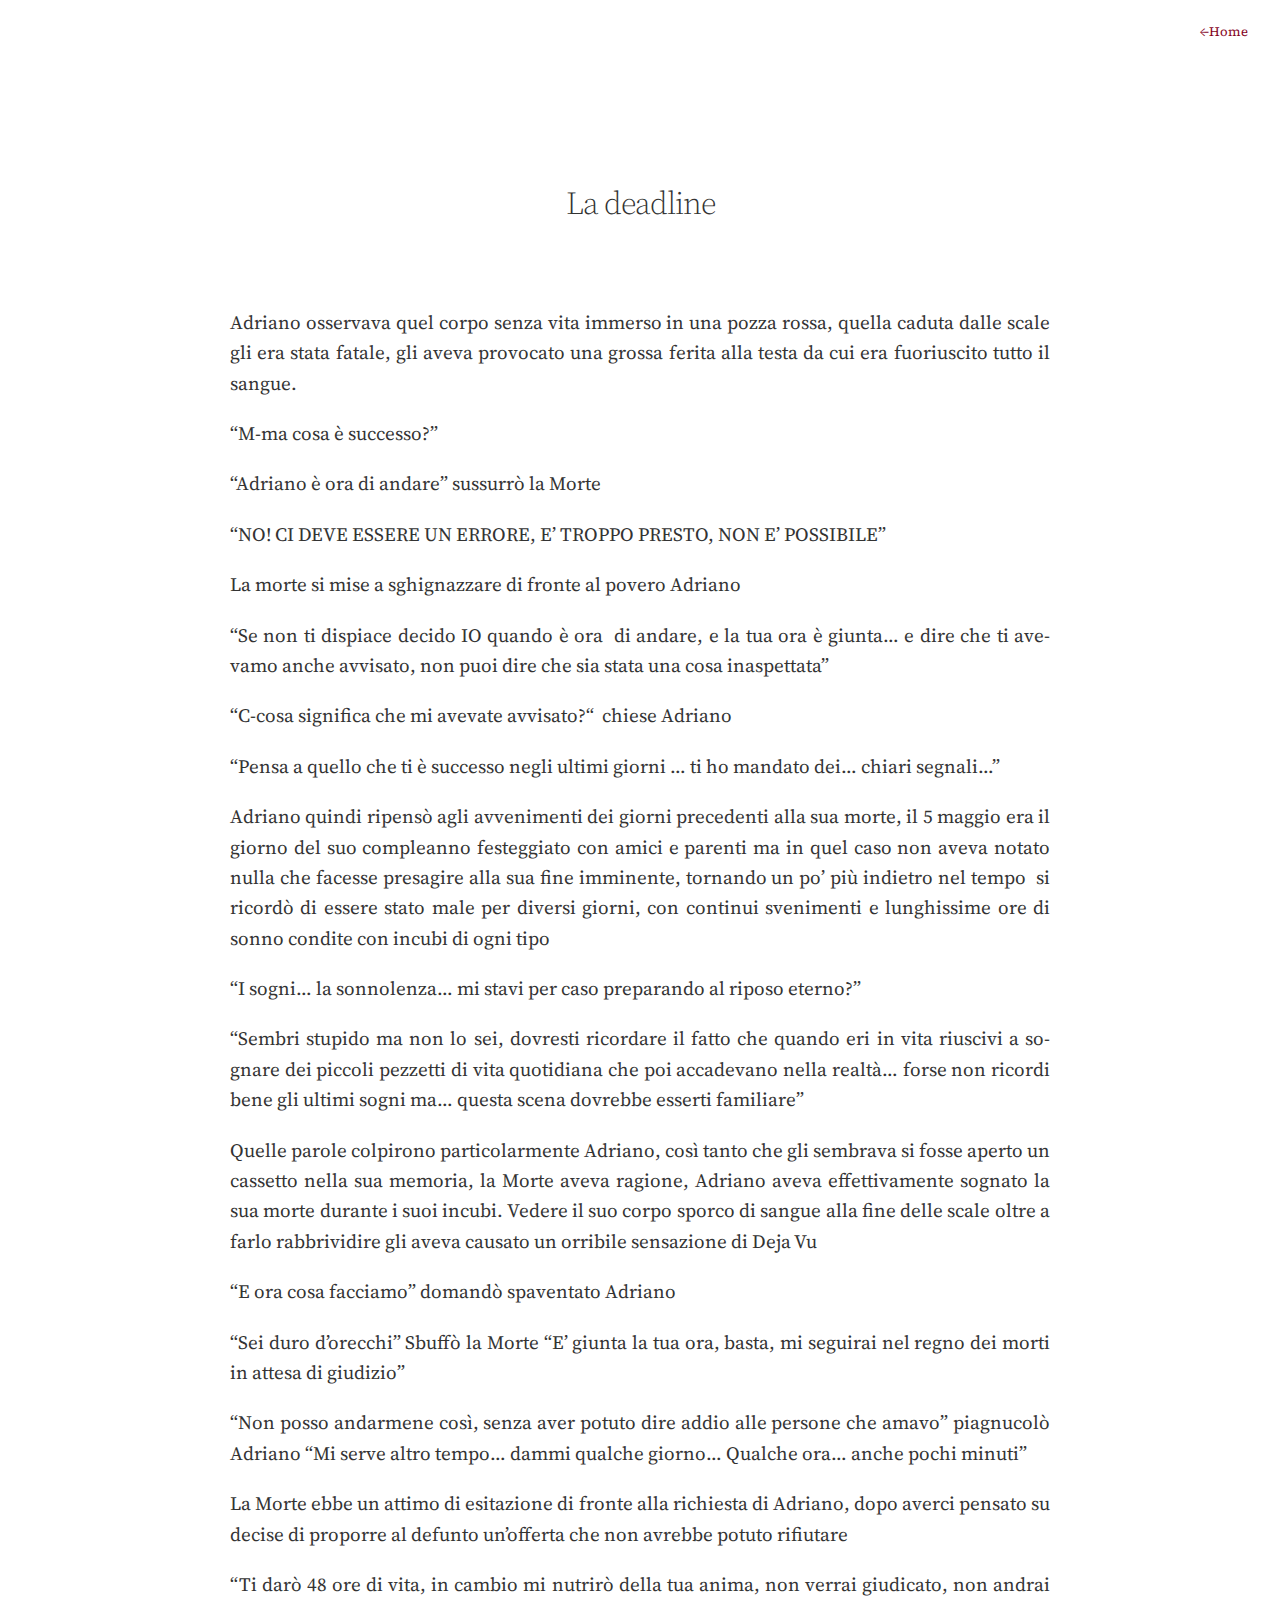
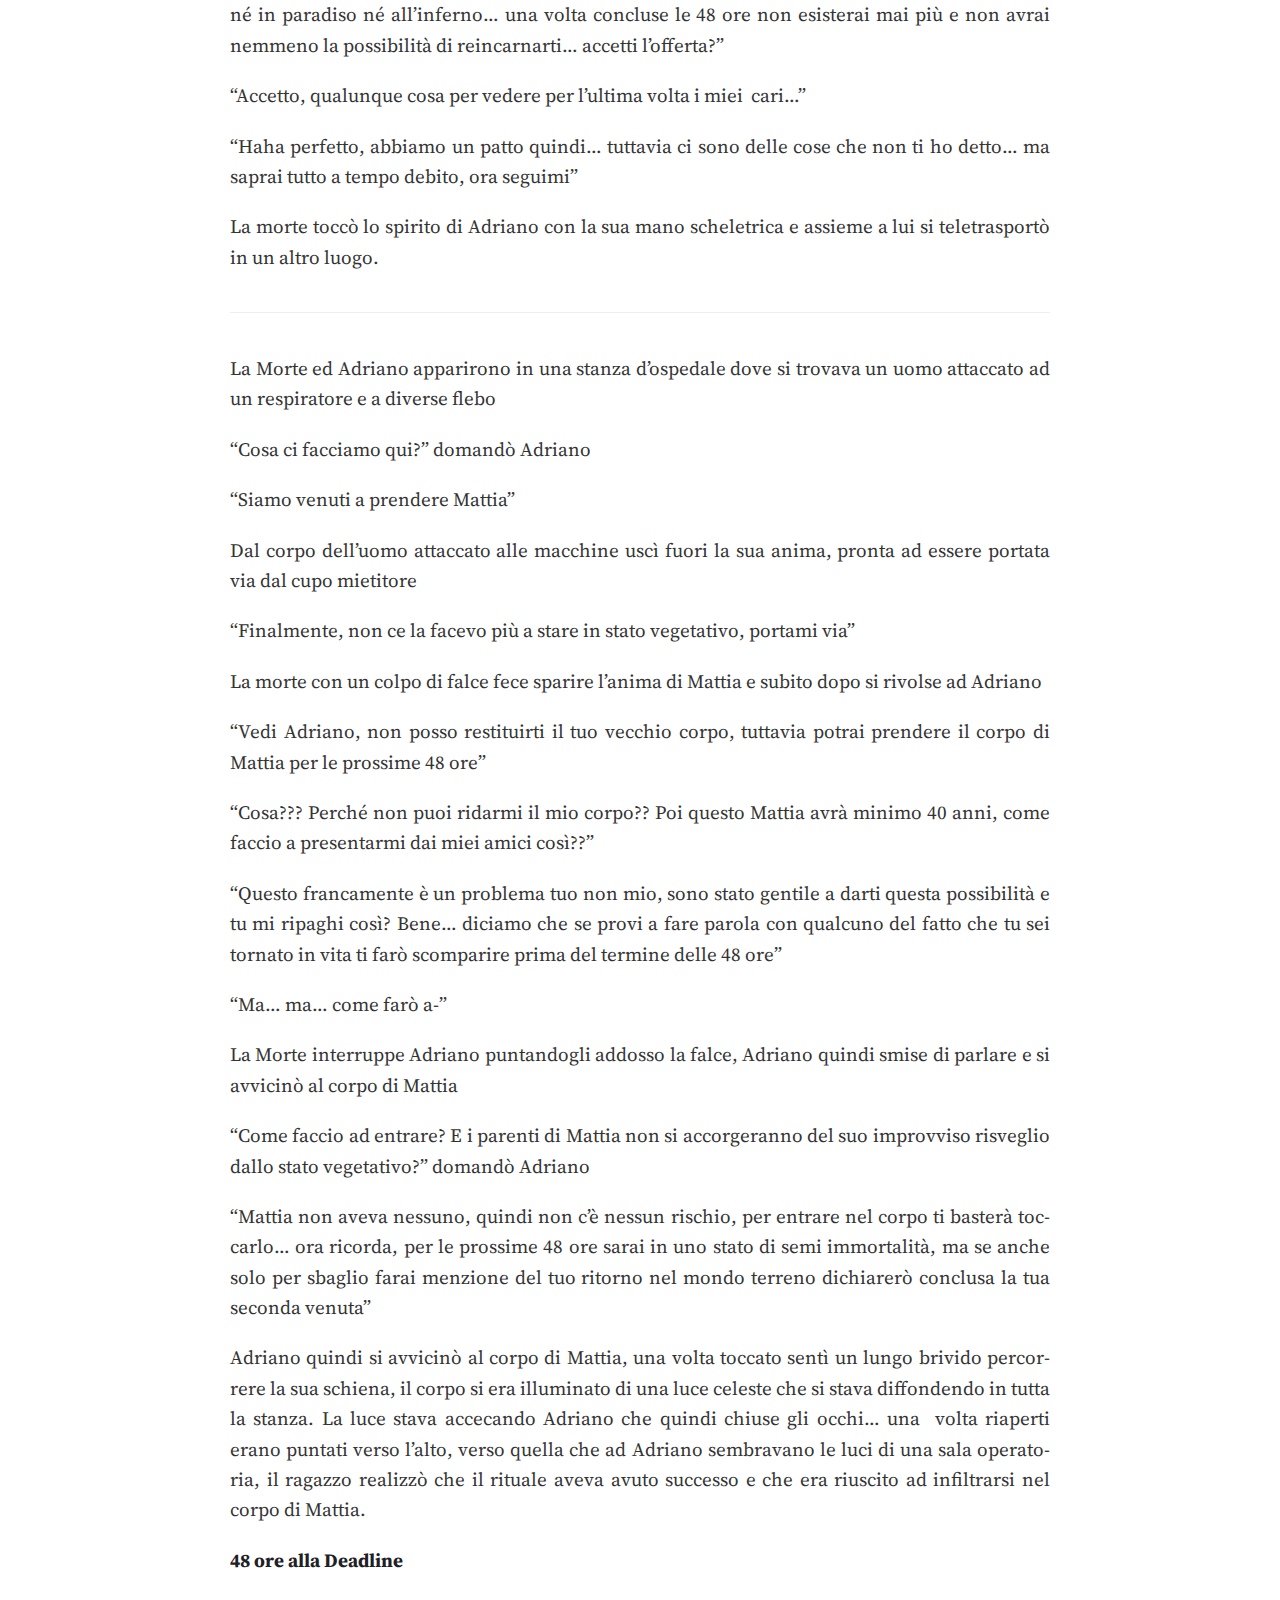
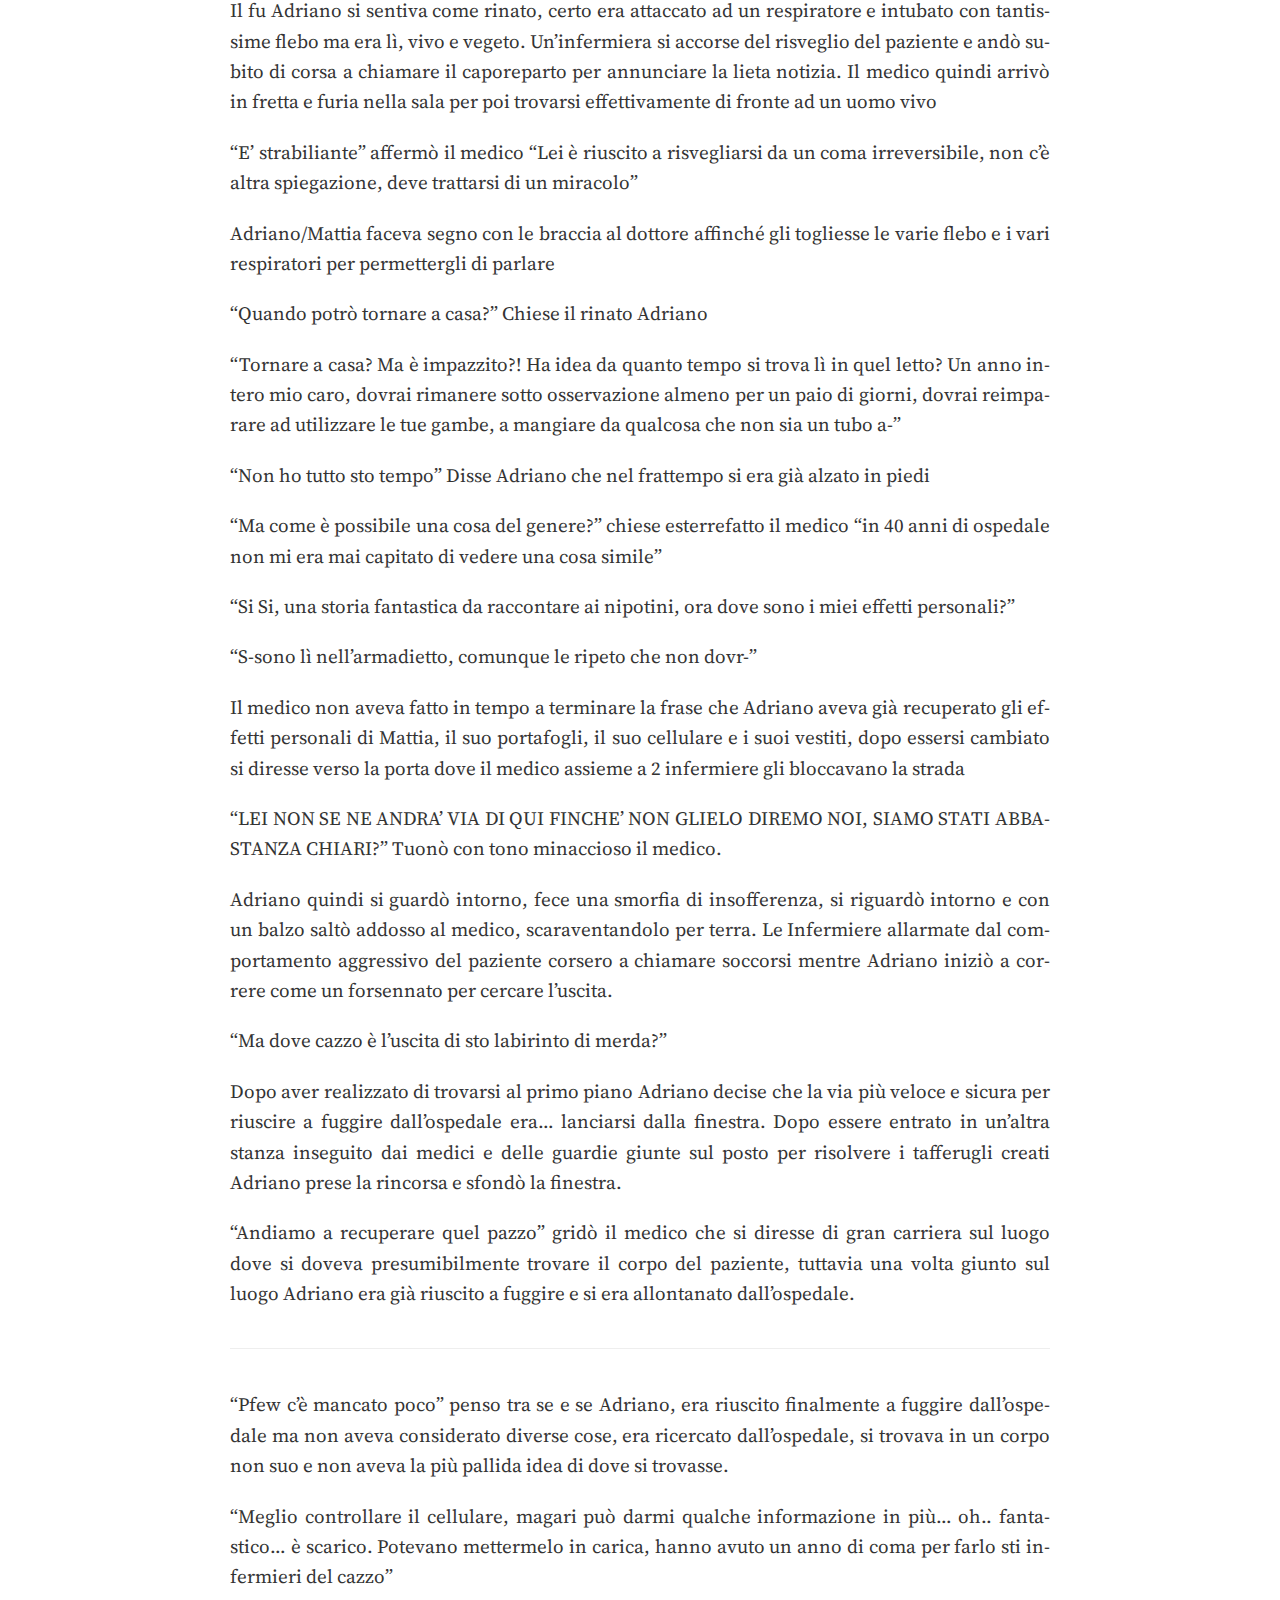
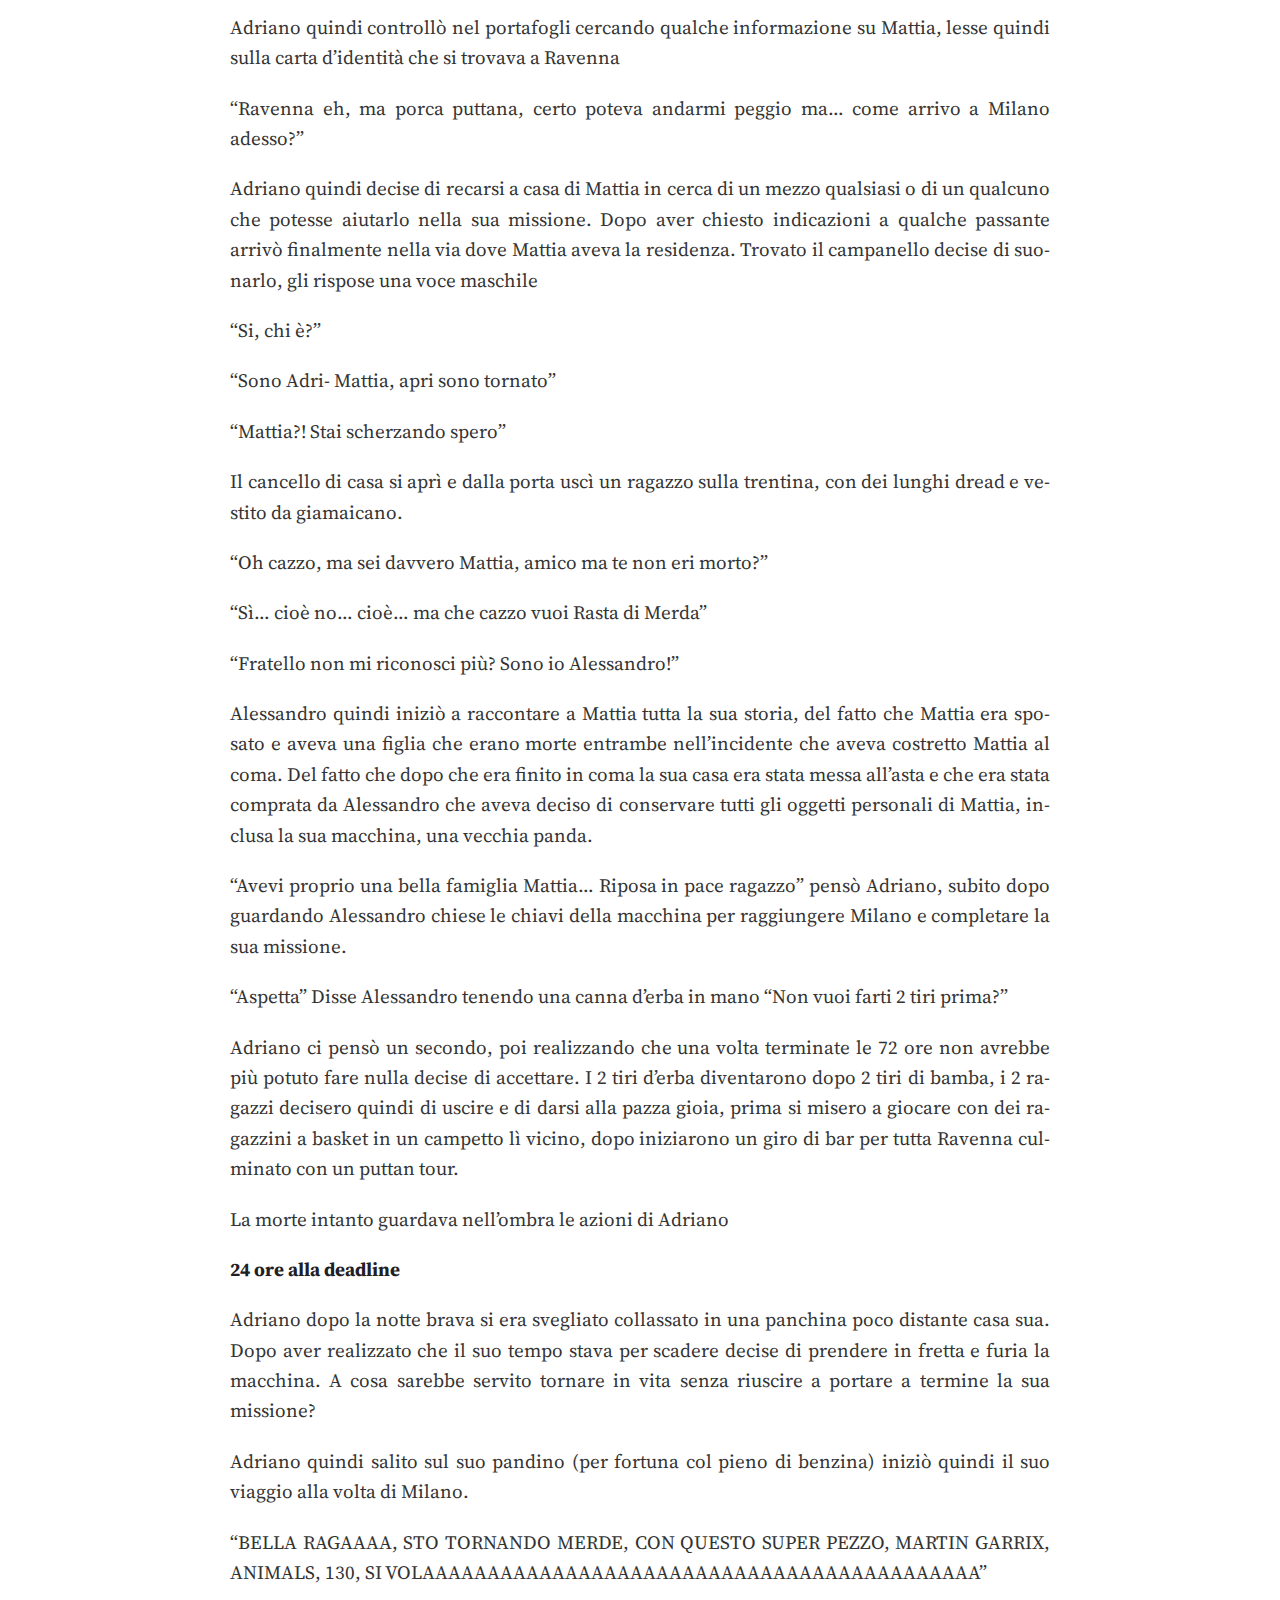
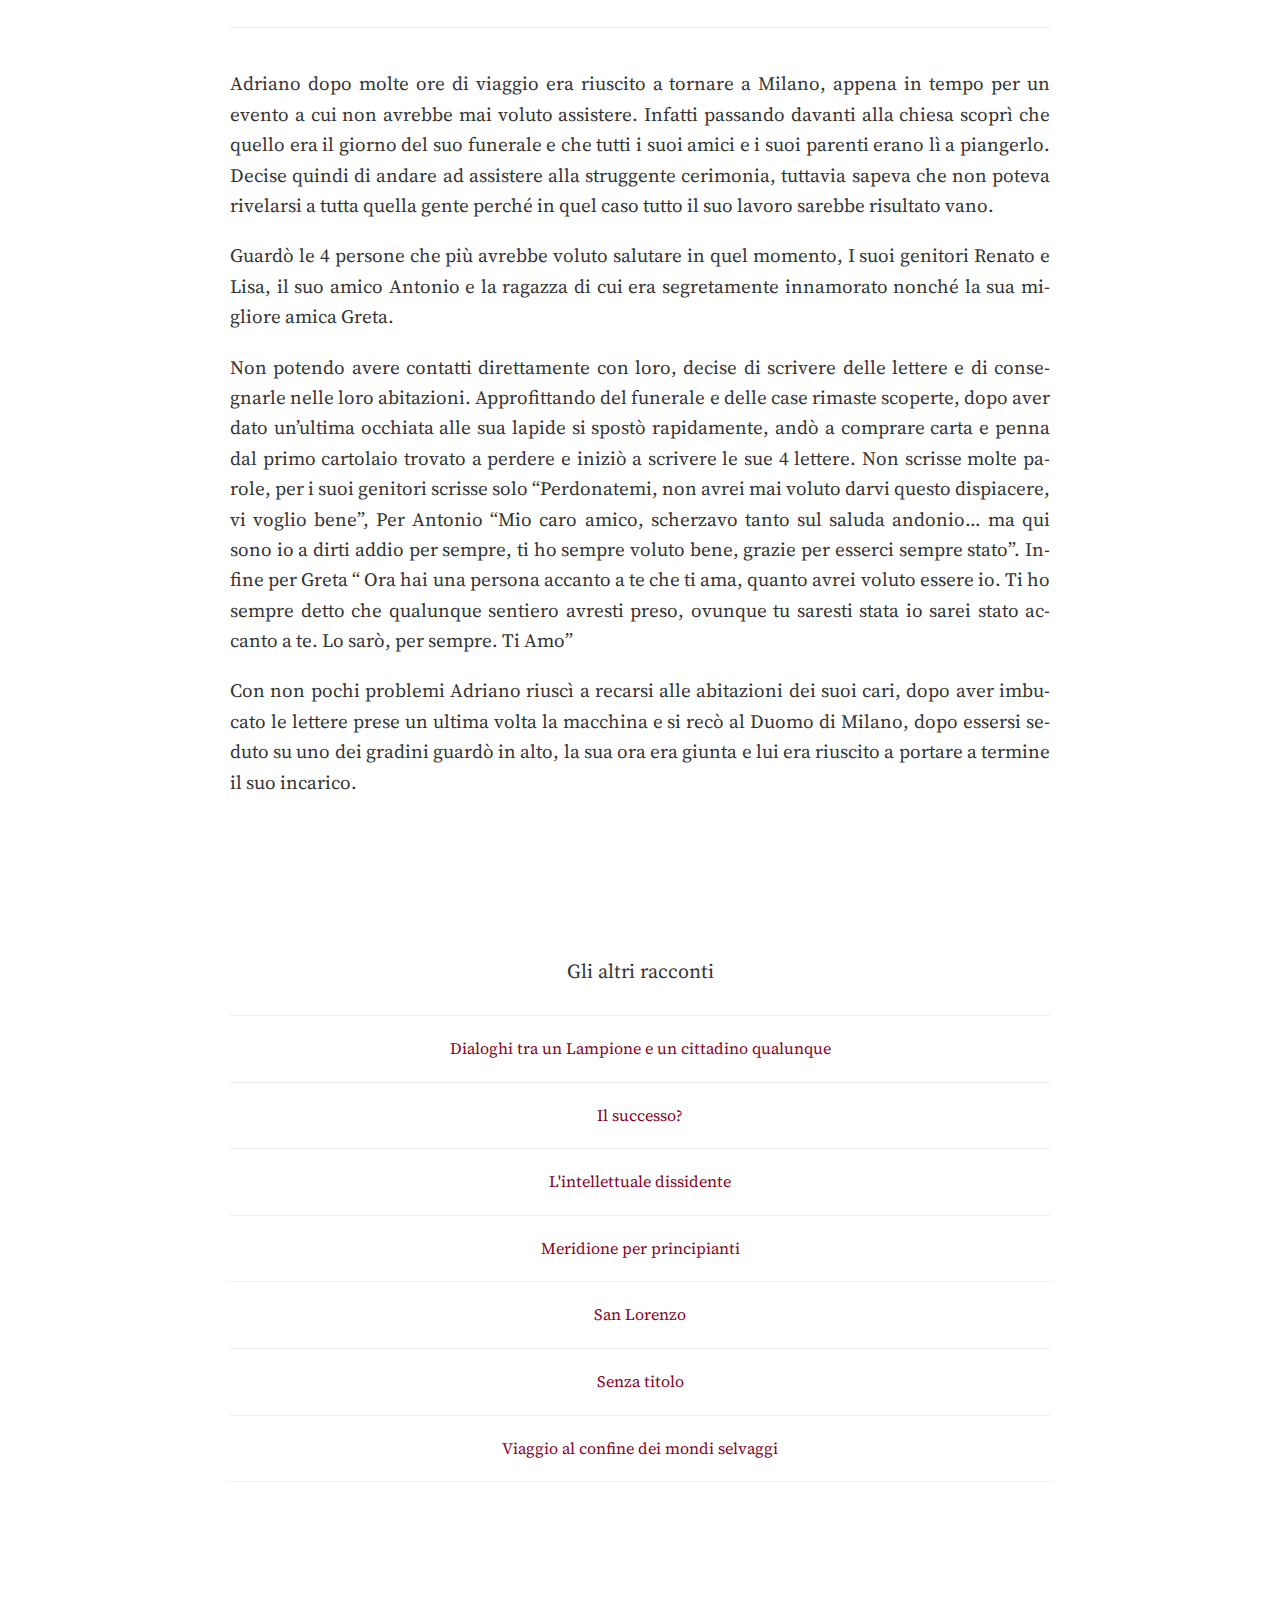
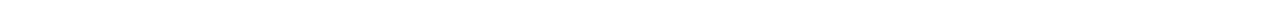
<file: la-deadline/index.html>
<!DOCTYPE html>
<html lang="it-IT">
	<head>
    <meta charset="utf-8">
<meta http-equiv="X-UA-Compatible" content="IE=edge,chrome=1">
<meta name="viewport" content="width=device-width, initial-scale=1">
<meta name="author" content="PCF Fic Challenge 2017">
<meta name="description" content="I racconti in gara">
<meta name="generator" content="Hugo 0.20.7" />
<title>La deadline</title>
<link href="https://fonts.googleapis.com/css?family=Source+Serif+Pro:400,600" rel="stylesheet">
<link rel="stylesheet" href="https://pokemoncentral.github.io/fic-challenge-2017/css/style.css">
<link rel="stylesheet" href="https://pokemoncentral.github.io/fic-challenge-2017/css/highlight.css">



<link rel="stylesheet" href="https://pokemoncentral.github.io/fic-challenge-2017/css/monosocialiconsfont.css">




<meta property="og:title" content="La deadline" />
<meta property="og:description" content="Adriano osservava quel corpo senza vita immerso in una pozza rossa, quella caduta dalle scale gli era stata fatale, gli aveva provocato una grossa ferita alla testa da cui era fuoriuscito tutto il sangue.
&ldquo;M-ma cosa è successo?&rdquo;
&ldquo;Adriano è ora di andare&rdquo; sussurrò la Morte
&ldquo;NO! CI DEVE ESSERE UN ERRORE, E&rsquo; TROPPO PRESTO, NON E&rsquo; POSSIBILE&rdquo;
La morte si mise a sghignazzare di fronte al povero Adriano
&ldquo;Se non ti dispiace decido IO quando è ora di andare, e la tua ora è giunta&hellip; e dire che ti avevamo anche avvisato, non puoi dire che sia stata una cosa inaspettata&rdquo;" />
<meta property="og:type" content="article" />
<meta property="og:url" content="https://pokemoncentral.github.io/fic-challenge-2017/la-deadline/" />


















<meta itemprop="name" content="La deadline">
<meta itemprop="description" content="Adriano osservava quel corpo senza vita immerso in una pozza rossa, quella caduta dalle scale gli era stata fatale, gli aveva provocato una grossa ferita alla testa da cui era fuoriuscito tutto il sangue.
&ldquo;M-ma cosa è successo?&rdquo;
&ldquo;Adriano è ora di andare&rdquo; sussurrò la Morte
&ldquo;NO! CI DEVE ESSERE UN ERRORE, E&rsquo; TROPPO PRESTO, NON E&rsquo; POSSIBILE&rdquo;
La morte si mise a sghignazzare di fronte al povero Adriano
&ldquo;Se non ti dispiace decido IO quando è ora di andare, e la tua ora è giunta&hellip; e dire che ti avevamo anche avvisato, non puoi dire che sia stata una cosa inaspettata&rdquo;">



<meta itemprop="wordCount" content="2159">



<meta itemprop="keywords" content="" />



  <meta name="twitter:card" content="summary"/>



<meta name="twitter:text:title" content="La deadline"/>
<meta name="twitter:title" content="La deadline"/>
<meta name="twitter:description" content="Adriano osservava quel corpo senza vita immerso in una pozza rossa, quella caduta dalle scale gli era stata fatale, gli aveva provocato una grossa ferita alla testa da cui era fuoriuscito tutto il sangue.
&ldquo;M-ma cosa è successo?&rdquo;
&ldquo;Adriano è ora di andare&rdquo; sussurrò la Morte
&ldquo;NO! CI DEVE ESSERE UN ERRORE, E&rsquo; TROPPO PRESTO, NON E&rsquo; POSSIBILE&rdquo;
La morte si mise a sghignazzare di fronte al povero Adriano
&ldquo;Se non ti dispiace decido IO quando è ora di andare, e la tua ora è giunta&hellip; e dire che ti avevamo anche avvisato, non puoi dire che sia stata una cosa inaspettata&rdquo;"/>



    </head>
<body>
    <nav class="main-nav">
	
		<a href='https://pokemoncentral.github.io/fic-challenge-2017/'> <span class="arrow">←</span>Home</a>
	

	

	
</nav>

    <section id="wrapper">
        
        
<article class="post">
    <header>
        <h1>La deadline</h1>
        <h2 class="headline">
        <br>
        
        </h2>
    </header>
    <section id="post-body">
        <p>Adriano osservava quel corpo senza vita immerso in una pozza rossa, quella caduta dalle scale gli era stata fatale, gli aveva provocato una grossa ferita alla testa da cui era fuoriuscito tutto il sangue.</p>

<p>&ldquo;M-ma cosa è successo?&rdquo;</p>

<p>&ldquo;Adriano è ora di andare&rdquo; sussurrò la Morte</p>

<p>&ldquo;NO! CI DEVE ESSERE UN ERRORE, E&rsquo; TROPPO PRESTO, NON E&rsquo; POSSIBILE&rdquo;</p>

<p>La morte si mise a sghignazzare di fronte al povero Adriano</p>

<p>&ldquo;Se non ti dispiace decido IO quando è ora  di andare, e la tua ora è giunta&hellip; e dire che ti avevamo anche avvisato, non puoi dire che sia stata una cosa inaspettata&rdquo;</p>

<p>&ldquo;C-cosa significa che mi avevate avvisato?&ldquo;  chiese Adriano</p>

<p>&ldquo;Pensa a quello che ti è successo negli ultimi giorni &hellip; ti ho mandato dei&hellip; chiari segnali&hellip;&rdquo;</p>

<p>Adriano quindi ripensò agli avvenimenti dei giorni precedenti alla sua morte, il 5 maggio era il giorno del suo compleanno festeggiato con amici e parenti ma in quel caso non aveva notato nulla che facesse presagire alla sua fine imminente, tornando un po&rsquo; più indietro nel tempo  si ricordò di essere stato male per diversi giorni, con continui svenimenti e lunghissime ore di sonno condite con incubi di ogni tipo</p>

<p>&ldquo;I sogni&hellip; la sonnolenza&hellip; mi stavi per caso preparando al riposo eterno?&rdquo;</p>

<p>&ldquo;Sembri stupido ma non lo sei, dovresti ricordare il fatto che quando eri in vita riuscivi a sognare dei piccoli pezzetti di vita quotidiana che poi accadevano nella realtà&hellip; forse non ricordi bene gli ultimi sogni ma&hellip; questa scena dovrebbe esserti familiare&rdquo;</p>

<p>Quelle parole colpirono particolarmente Adriano, così tanto che gli sembrava si fosse aperto un cassetto nella sua memoria, la Morte aveva ragione, Adriano aveva effettivamente sognato la sua morte durante i suoi incubi. Vedere il suo corpo sporco di sangue alla fine delle scale oltre a farlo rabbrividire gli aveva causato un orribile sensazione di Deja Vu</p>

<p>&ldquo;E ora cosa facciamo&rdquo; domandò spaventato Adriano</p>

<p>&ldquo;Sei duro d&rsquo;orecchi&rdquo; Sbuffò la Morte &ldquo;E&rsquo; giunta la tua ora, basta, mi seguirai nel regno dei morti in attesa di giudizio&rdquo;</p>

<p>&ldquo;Non posso andarmene così, senza aver potuto dire addio alle persone che amavo&rdquo; piagnucolò Adriano &ldquo;Mi serve altro tempo&hellip; dammi qualche giorno&hellip; Qualche ora&hellip; anche pochi minuti&rdquo;</p>

<p>La Morte ebbe un attimo di esitazione di fronte alla richiesta di Adriano, dopo averci pensato su decise di proporre al defunto un&rsquo;offerta che non avrebbe potuto rifiutare</p>

<p>&ldquo;Ti darò 48 ore di vita, in cambio mi nutrirò della tua anima, non verrai giudicato, non andrai né in paradiso né all&rsquo;inferno&hellip; una volta concluse le 48 ore non esisterai mai più e non avrai nemmeno la possibilità di reincarnarti&hellip; accetti l&rsquo;offerta?&rdquo;</p>

<p>&ldquo;Accetto, qualunque cosa per vedere per l&rsquo;ultima volta i miei  cari&hellip;&rdquo;</p>

<p>&ldquo;Haha perfetto, abbiamo un patto quindi&hellip; tuttavia ci sono delle cose che non ti ho detto&hellip; ma saprai tutto a tempo debito, ora seguimi&rdquo;</p>

<p>La morte toccò lo spirito di Adriano con la sua mano scheletrica e assieme a lui si teletrasportò in un altro luogo.</p>

<hr />

<p>La Morte ed Adriano apparirono in una stanza d&rsquo;ospedale dove si trovava un uomo attaccato ad un respiratore e a diverse flebo</p>

<p>&ldquo;Cosa ci facciamo qui?&rdquo; domandò Adriano</p>

<p>&ldquo;Siamo venuti a prendere Mattia&rdquo;</p>

<p>Dal corpo dell&rsquo;uomo attaccato alle macchine uscì fuori la sua anima, pronta ad essere portata via dal cupo mietitore</p>

<p>&ldquo;Finalmente, non ce la facevo più a stare in stato vegetativo, portami via&rdquo;</p>

<p>La morte con un colpo di falce fece sparire l&rsquo;anima di Mattia e subito dopo si rivolse ad Adriano</p>

<p>&ldquo;Vedi Adriano, non posso restituirti il tuo vecchio corpo, tuttavia potrai prendere il corpo di Mattia per le prossime 48 ore&rdquo;</p>

<p>&ldquo;Cosa??? Perché non puoi ridarmi il mio corpo?? Poi questo Mattia avrà minimo 40 anni, come faccio a presentarmi dai miei amici così??&rdquo;</p>

<p>&ldquo;Questo francamente è un problema tuo non mio, sono stato gentile a darti questa possibilità e tu mi ripaghi così? Bene&hellip; diciamo che se provi a fare parola con qualcuno del fatto che tu sei tornato in vita ti farò scomparire prima del termine delle 48 ore&rdquo;</p>

<p>&ldquo;Ma&hellip; ma&hellip; come farò a-&rdquo;</p>

<p>La Morte interruppe Adriano puntandogli addosso la falce, Adriano quindi smise di parlare e si avvicinò al corpo di Mattia</p>

<p>&ldquo;Come faccio ad entrare? E i parenti di Mattia non si accorgeranno del suo improvviso risveglio dallo stato vegetativo?&rdquo; domandò Adriano</p>

<p>&ldquo;Mattia non aveva nessuno, quindi non c&rsquo;è nessun rischio, per entrare nel corpo ti basterà toccarlo&hellip; ora ricorda, per le prossime 48 ore sarai in uno stato di semi immortalità, ma se anche solo per sbaglio farai menzione del tuo ritorno nel mondo terreno dichiarerò conclusa la tua seconda venuta&rdquo;</p>

<p>Adriano quindi si avvicinò al corpo di Mattia, una volta toccato sentì un lungo brivido percorrere la sua schiena, il corpo si era illuminato di una luce celeste che si stava diffondendo in tutta la stanza. La luce stava accecando Adriano che quindi chiuse gli occhi&hellip; una  volta riaperti erano puntati verso l&rsquo;alto, verso quella che ad Adriano sembravano le luci di una sala operatoria, il ragazzo realizzò che il rituale aveva avuto successo e che era riuscito ad infiltrarsi nel corpo di Mattia.</p>

<p><strong>48 ore alla Deadline</strong></p>

<p>Il fu Adriano si sentiva come rinato, certo era attaccato ad un respiratore e intubato con tantissime flebo ma era lì, vivo e vegeto. Un&rsquo;infermiera si accorse del risveglio del paziente e andò subito di corsa a chiamare il caporeparto per annunciare la lieta notizia. Il medico quindi arrivò in fretta e furia nella sala per poi trovarsi effettivamente di fronte ad un uomo vivo</p>

<p>&ldquo;E&rsquo; strabiliante&rdquo; affermò il medico &ldquo;Lei è riuscito a risvegliarsi da un coma irreversibile, non c&rsquo;è altra spiegazione, deve trattarsi di un miracolo&rdquo;</p>

<p>Adriano/Mattia faceva segno con le braccia al dottore affinché gli togliesse le varie flebo e i vari respiratori per permettergli di parlare</p>

<p>&ldquo;Quando potrò tornare a casa?&rdquo; Chiese il rinato Adriano</p>

<p>&ldquo;Tornare a casa? Ma è impazzito?! Ha idea da quanto tempo si trova lì in quel letto? Un anno intero mio caro, dovrai rimanere sotto osservazione almeno per un paio di giorni, dovrai reimparare ad utilizzare le tue gambe, a mangiare da qualcosa che non sia un tubo a-&rdquo;</p>

<p>&ldquo;Non ho tutto sto tempo&rdquo; Disse Adriano che nel frattempo si era già alzato in piedi</p>

<p>&ldquo;Ma come è possibile una cosa del genere?&rdquo; chiese esterrefatto il medico &ldquo;in 40 anni di ospedale non mi era mai capitato di vedere una cosa simile&rdquo;</p>

<p>&ldquo;Si Si, una storia fantastica da raccontare ai nipotini, ora dove sono i miei effetti personali?&rdquo;</p>

<p>&ldquo;S-sono lì nell&rsquo;armadietto, comunque le ripeto che non dovr-&rdquo;</p>

<p>Il medico non aveva fatto in tempo a terminare la frase che Adriano aveva già recuperato gli effetti personali di Mattia, il suo portafogli, il suo cellulare e i suoi vestiti, dopo essersi cambiato si diresse verso la porta dove il medico assieme a 2 infermiere gli bloccavano la strada</p>

<p>&ldquo;LEI NON SE NE ANDRA&rsquo; VIA DI QUI FINCHE&rsquo; NON GLIELO DIREMO NOI, SIAMO STATI ABBASTANZA CHIARI?&rdquo; Tuonò con tono minaccioso il medico.</p>

<p>Adriano quindi si guardò intorno, fece una smorfia di insofferenza, si riguardò intorno e con un balzo saltò addosso al medico, scaraventandolo per terra. Le Infermiere allarmate dal comportamento aggressivo del paziente corsero a chiamare soccorsi mentre Adriano iniziò a correre come un forsennato per cercare l&rsquo;uscita.</p>

<p>&ldquo;Ma dove cazzo è l&rsquo;uscita di sto labirinto di merda?&rdquo;</p>

<p>Dopo aver realizzato di trovarsi al primo piano Adriano decise che la via più veloce e sicura per riuscire a fuggire dall&rsquo;ospedale era&hellip; lanciarsi dalla finestra. Dopo essere entrato in un&rsquo;altra stanza inseguito dai medici e delle guardie giunte sul posto per risolvere i tafferugli creati Adriano prese la rincorsa e sfondò la finestra.</p>

<p>&ldquo;Andiamo a recuperare quel pazzo&rdquo; gridò il medico che si diresse di gran carriera sul luogo dove si doveva presumibilmente trovare il corpo del paziente, tuttavia una volta giunto sul luogo Adriano era già riuscito a fuggire e si era allontanato dall&rsquo;ospedale.</p>

<hr />

<p>&ldquo;Pfew c&rsquo;è mancato poco&rdquo; penso tra se e se Adriano, era riuscito finalmente a fuggire dall&rsquo;ospedale ma non aveva considerato diverse cose, era ricercato dall&rsquo;ospedale, si trovava in un corpo non suo e non aveva la più pallida idea di dove si trovasse.</p>

<p>&ldquo;Meglio controllare il cellulare, magari può darmi qualche informazione in più&hellip; oh.. fantastico&hellip; è scarico. Potevano mettermelo in carica, hanno avuto un anno di coma per farlo sti infermieri del cazzo&rdquo;</p>

<p>Adriano quindi controllò nel portafogli cercando qualche informazione su Mattia, lesse quindi sulla carta d&rsquo;identità che si trovava a Ravenna</p>

<p>&ldquo;Ravenna eh, ma porca puttana, certo poteva andarmi peggio ma&hellip; come arrivo a Milano adesso?&rdquo;</p>

<p>Adriano quindi decise di recarsi a casa di Mattia in cerca di un mezzo qualsiasi o di un qualcuno che potesse aiutarlo nella sua missione. Dopo aver chiesto indicazioni a qualche passante arrivò finalmente nella via dove Mattia aveva la residenza. Trovato il campanello decise di suonarlo, gli rispose una voce maschile</p>

<p>&ldquo;Si, chi è?&rdquo;</p>

<p>&ldquo;Sono Adri- Mattia, apri sono tornato&rdquo;</p>

<p>&ldquo;Mattia?! Stai scherzando spero&rdquo;</p>

<p>Il cancello di casa si aprì e dalla porta uscì un ragazzo sulla trentina, con dei lunghi dread e vestito da giamaicano.</p>

<p>&ldquo;Oh cazzo, ma sei davvero Mattia, amico ma te non eri morto?&rdquo;</p>

<p>&ldquo;Sì&hellip; cioè no&hellip; cioè&hellip; ma che cazzo vuoi Rasta di Merda&rdquo;</p>

<p>&ldquo;Fratello non mi riconosci più? Sono io Alessandro!&rdquo;</p>

<p>Alessandro quindi iniziò a raccontare a Mattia tutta la sua storia, del fatto che Mattia era sposato e aveva una figlia che erano morte entrambe nell&rsquo;incidente che aveva costretto Mattia al coma. Del fatto che dopo che era finito in coma la sua casa era stata messa all&rsquo;asta e che era stata comprata da Alessandro che aveva deciso di conservare tutti gli oggetti personali di Mattia, inclusa la sua macchina, una vecchia panda.</p>

<p>&ldquo;Avevi proprio una bella famiglia Mattia&hellip; Riposa in pace ragazzo&rdquo; pensò Adriano, subito dopo guardando Alessandro chiese le chiavi della macchina per raggiungere Milano e completare la sua missione.</p>

<p>&ldquo;Aspetta&rdquo; Disse Alessandro tenendo una canna d&rsquo;erba in mano &ldquo;Non vuoi farti 2 tiri prima?&rdquo;</p>

<p>Adriano ci pensò un secondo, poi realizzando che una volta terminate le 72 ore non avrebbe più potuto fare nulla decise di accettare. I 2 tiri d&rsquo;erba diventarono dopo 2 tiri di bamba, i 2 ragazzi decisero quindi di uscire e di darsi alla pazza gioia, prima si misero a giocare con dei ragazzini a basket in un campetto lì vicino, dopo iniziarono un giro di bar per tutta Ravenna culminato con un puttan tour.</p>

<p>La morte intanto guardava nell&rsquo;ombra le azioni di Adriano</p>

<p><strong>24 ore alla deadline</strong></p>

<p>Adriano dopo la notte brava si era svegliato collassato in una panchina poco distante casa sua. Dopo aver realizzato che il suo tempo stava per scadere decise di prendere in fretta e furia la macchina. A cosa sarebbe servito tornare in vita senza riuscire a portare a termine la sua missione?</p>

<p>Adriano quindi salito sul suo pandino (per fortuna col pieno di benzina) iniziò quindi il suo viaggio alla volta di Milano.</p>

<p>&ldquo;BELLA RAGAAAA, STO TORNANDO MERDE, CON QUESTO SUPER PEZZO, MARTIN GARRIX, ANIMALS, 130, SI VOLAAAAAAAAAAAAAAAAAAAAAAAAAAAAAAAAAAAAAAAAAAA&rdquo;</p>

<hr />

<p>Adriano dopo molte ore di viaggio era riuscito a tornare a Milano, appena in tempo per un evento a cui non avrebbe mai voluto assistere. Infatti passando davanti alla chiesa scoprì che quello era il giorno del suo funerale e che tutti i suoi amici e i suoi parenti erano lì a piangerlo. Decise quindi di andare ad assistere alla struggente cerimonia, tuttavia sapeva che non poteva rivelarsi a tutta quella gente perché in quel caso tutto il suo lavoro sarebbe risultato vano.</p>

<p>Guardò le 4 persone che più avrebbe voluto salutare in quel momento, I suoi genitori Renato e Lisa, il suo amico Antonio e la ragazza di cui era segretamente innamorato nonché la sua migliore amica Greta.</p>

<p>Non potendo avere contatti direttamente con loro, decise di scrivere delle lettere e di consegnarle nelle loro abitazioni. Approfittando del funerale e delle case rimaste scoperte, dopo aver dato un&rsquo;ultima occhiata alle sua lapide si spostò rapidamente, andò a comprare carta e penna dal primo cartolaio trovato a perdere e iniziò a scrivere le sue 4 lettere. Non scrisse molte parole, per i suoi genitori scrisse solo &ldquo;Perdonatemi, non avrei mai voluto darvi questo dispiacere, vi voglio bene&rdquo;, Per Antonio &ldquo;Mio caro amico, scherzavo tanto sul saluda andonio&hellip; ma qui sono io a dirti addio per sempre, ti ho sempre voluto bene, grazie per esserci sempre stato&rdquo;. Infine per Greta &ldquo; Ora hai una persona accanto a te che ti ama, quanto avrei voluto essere io. Ti ho sempre detto che qualunque sentiero avresti preso, ovunque tu saresti stata io sarei stato accanto a te. Lo sarò, per sempre. Ti Amo&rdquo;</p>

<p>Con non pochi problemi Adriano riuscì a recarsi alle abitazioni dei suoi cari, dopo aver imbucato le lettere prese un ultima volta la macchina e si recò al Duomo di Milano, dopo essersi seduto su uno dei gradini guardò in alto, la sua ora era giunta e lui era riuscito a portare a termine il suo incarico.</p>

    </section>
</article>

<div style="margin: 160px 0"></div>

<ul id="post-list" class="archive readmore">
    <h3 style="text-align: center">Gli altri racconti</h3>

    
    
    
        <li>
            <a href="/fic-challenge-2017/dialoghi-tra-un-lampione-e-un-cittadino-qualunque/">Dialoghi tra un Lampione e un cittadino qualunque</a>
        </li>
    
        <li>
            <a href="/fic-challenge-2017/il-successo/">Il successo?</a>
        </li>
    
        <li>
            <a href="/fic-challenge-2017/lintellettuale-dissidente/">L&#39;intellettuale dissidente</a>
        </li>
    
        <li>
            <a href="/fic-challenge-2017/meridione-per-principianti/">Meridione per principianti</a>
        </li>
    
        <li>
            <a href="/fic-challenge-2017/san-lorenzo/">San Lorenzo</a>
        </li>
    
        <li>
            <a href="/fic-challenge-2017/senza-titolo/">Senza titolo</a>
        </li>
    
        <li>
            <a href="/fic-challenge-2017/viaggio-al-confine-dei-mondi-selvaggi/">Viaggio al confine dei mondi selvaggi</a>
        </li>
    
</ul>



        <footer id="footer">
</footer>

    </section>
    <script src="//ajax.googleapis.com/ajax/libs/jquery/2.1.1/jquery.min.js"></script>
<script src="https://pokemoncentral.github.io/fic-challenge-2017/js/main.js"></script>
<script src="https://pokemoncentral.github.io/fic-challenge-2017/js/highlight.js"></script>
<script>hljs.initHighlightingOnLoad();</script>





</body>
</html>
</file>
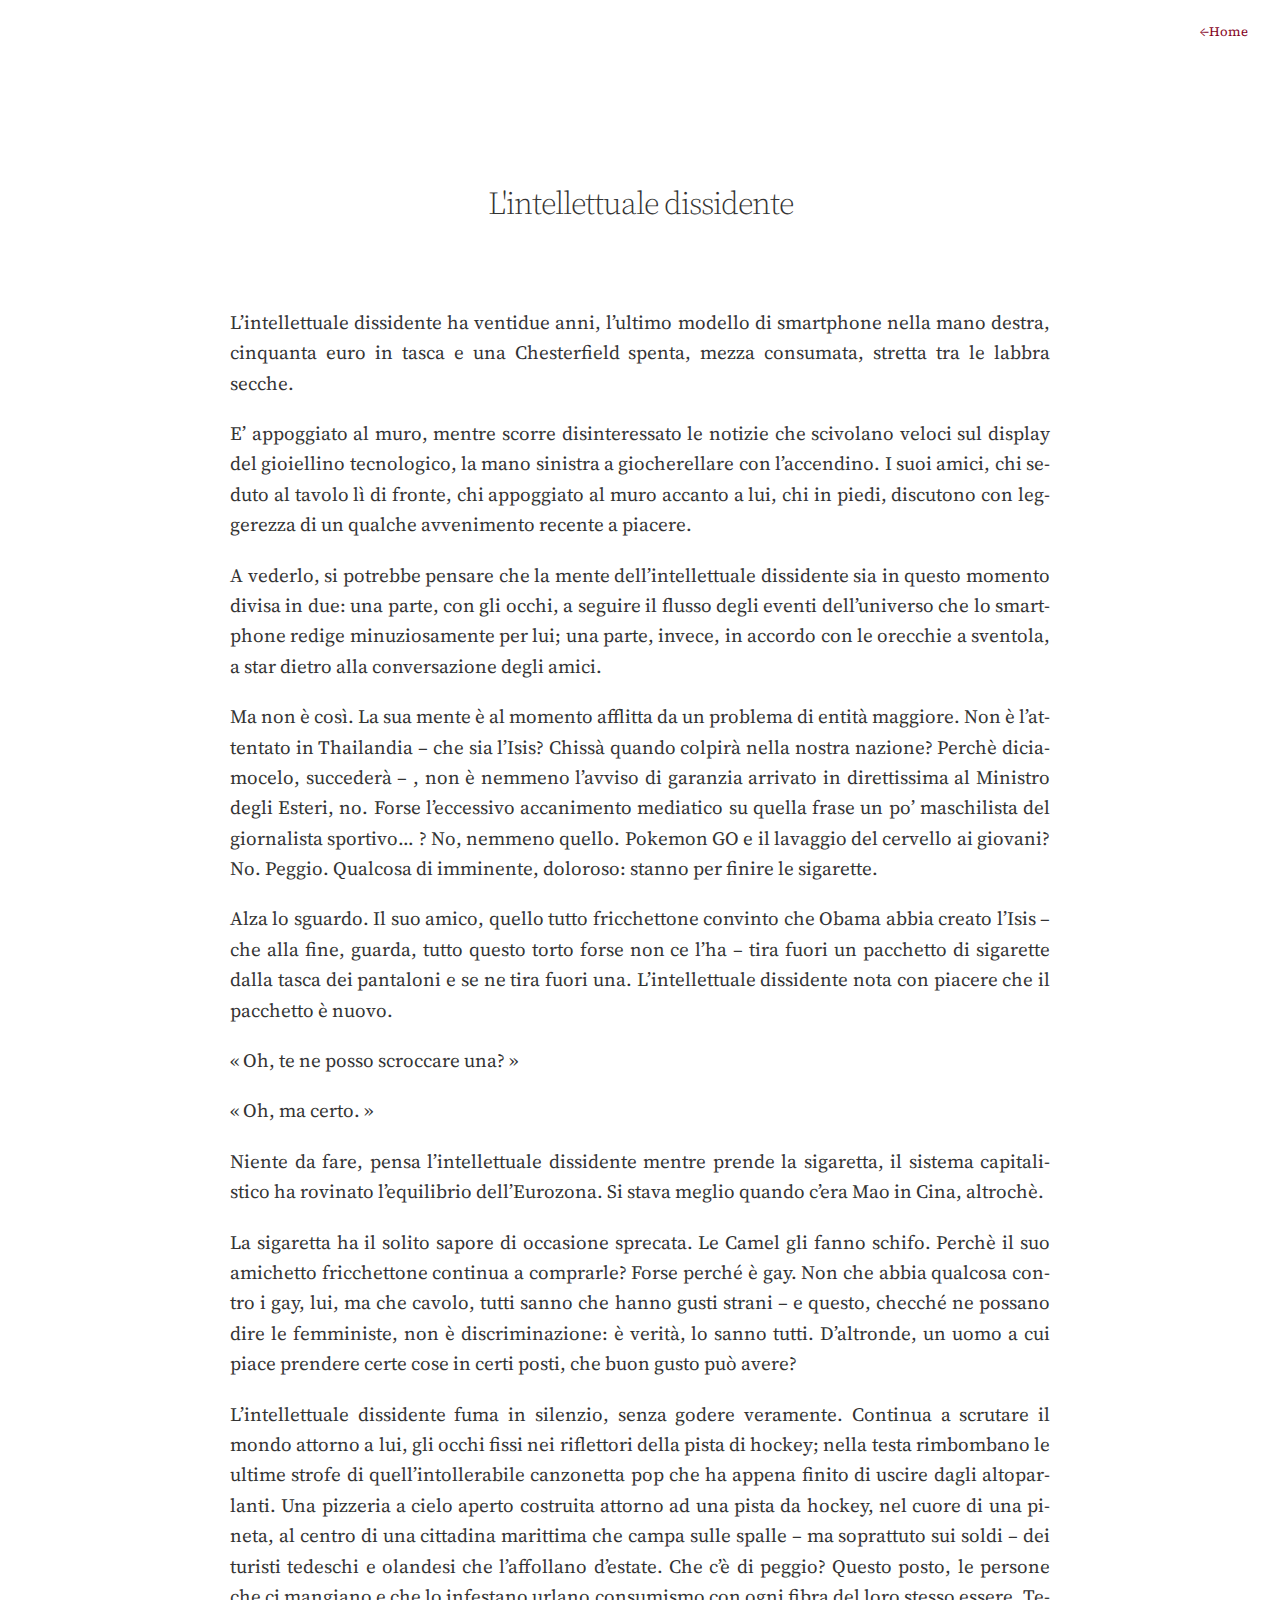
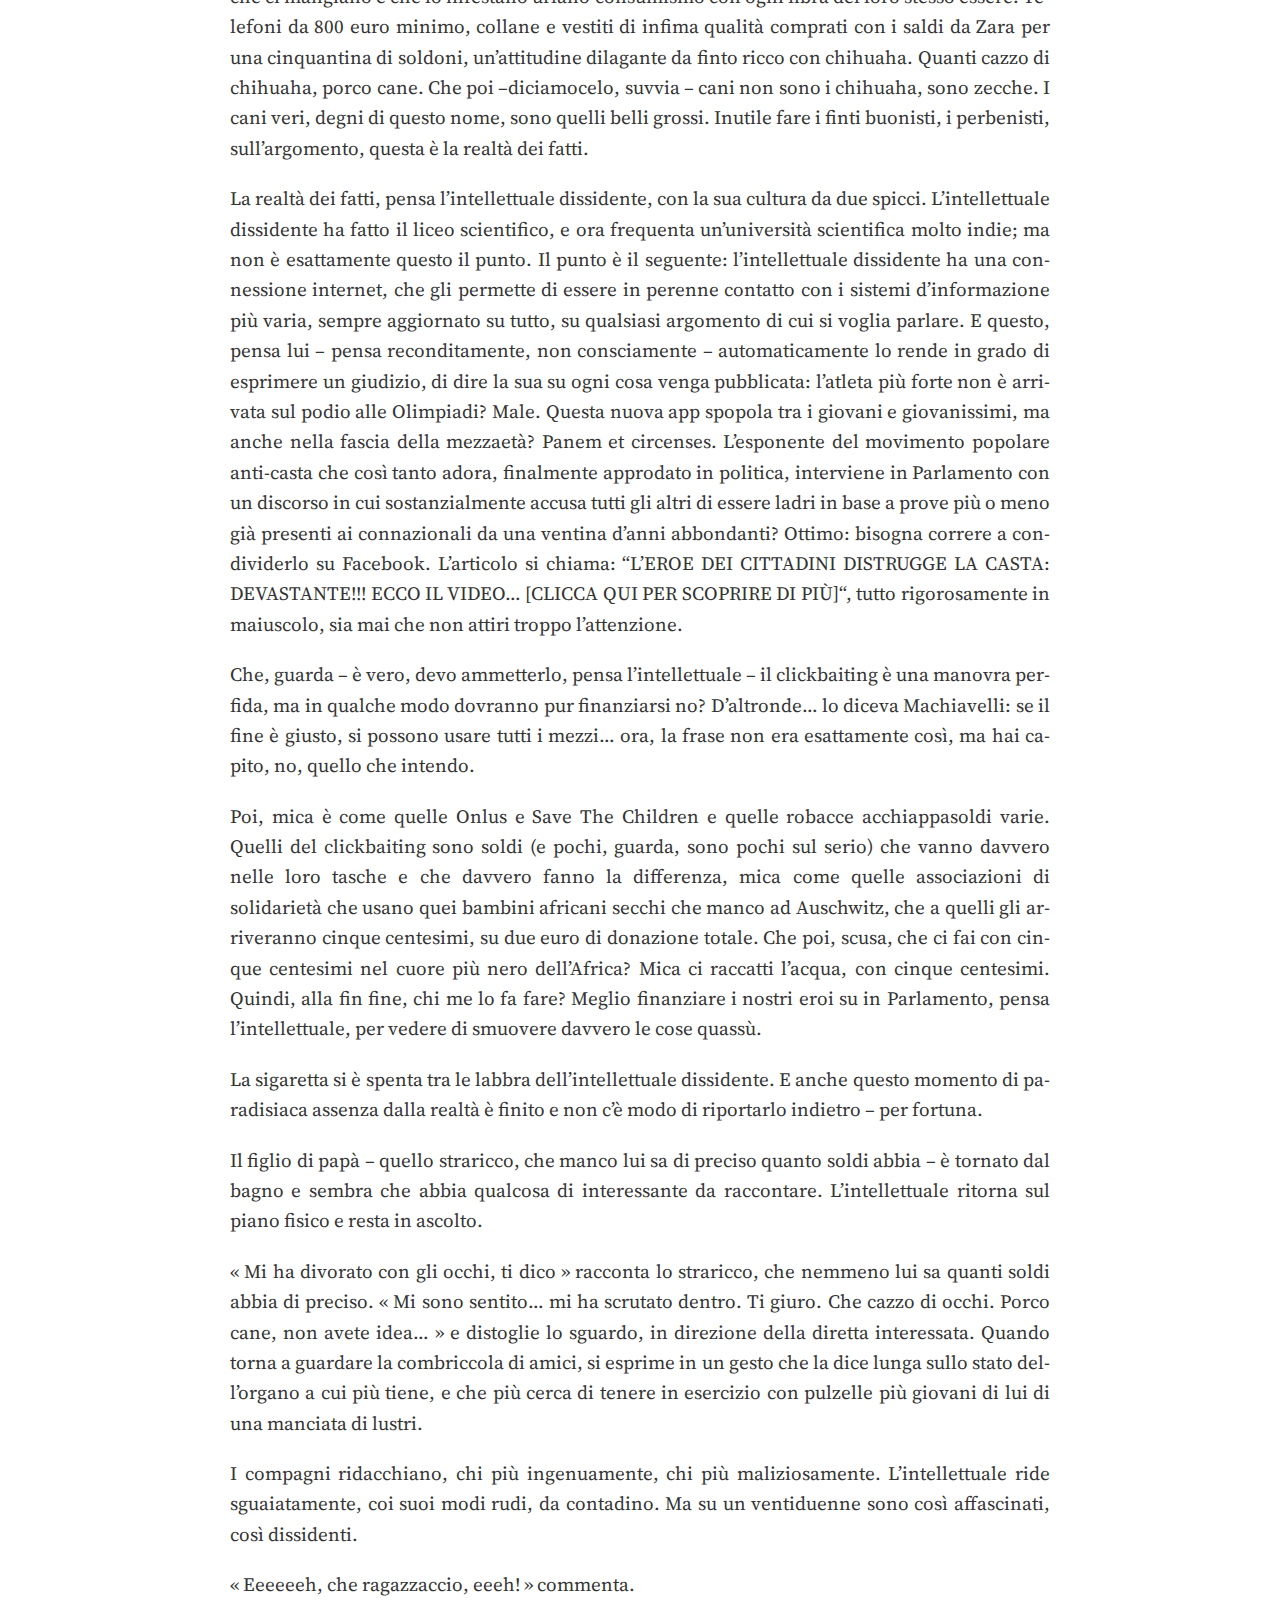
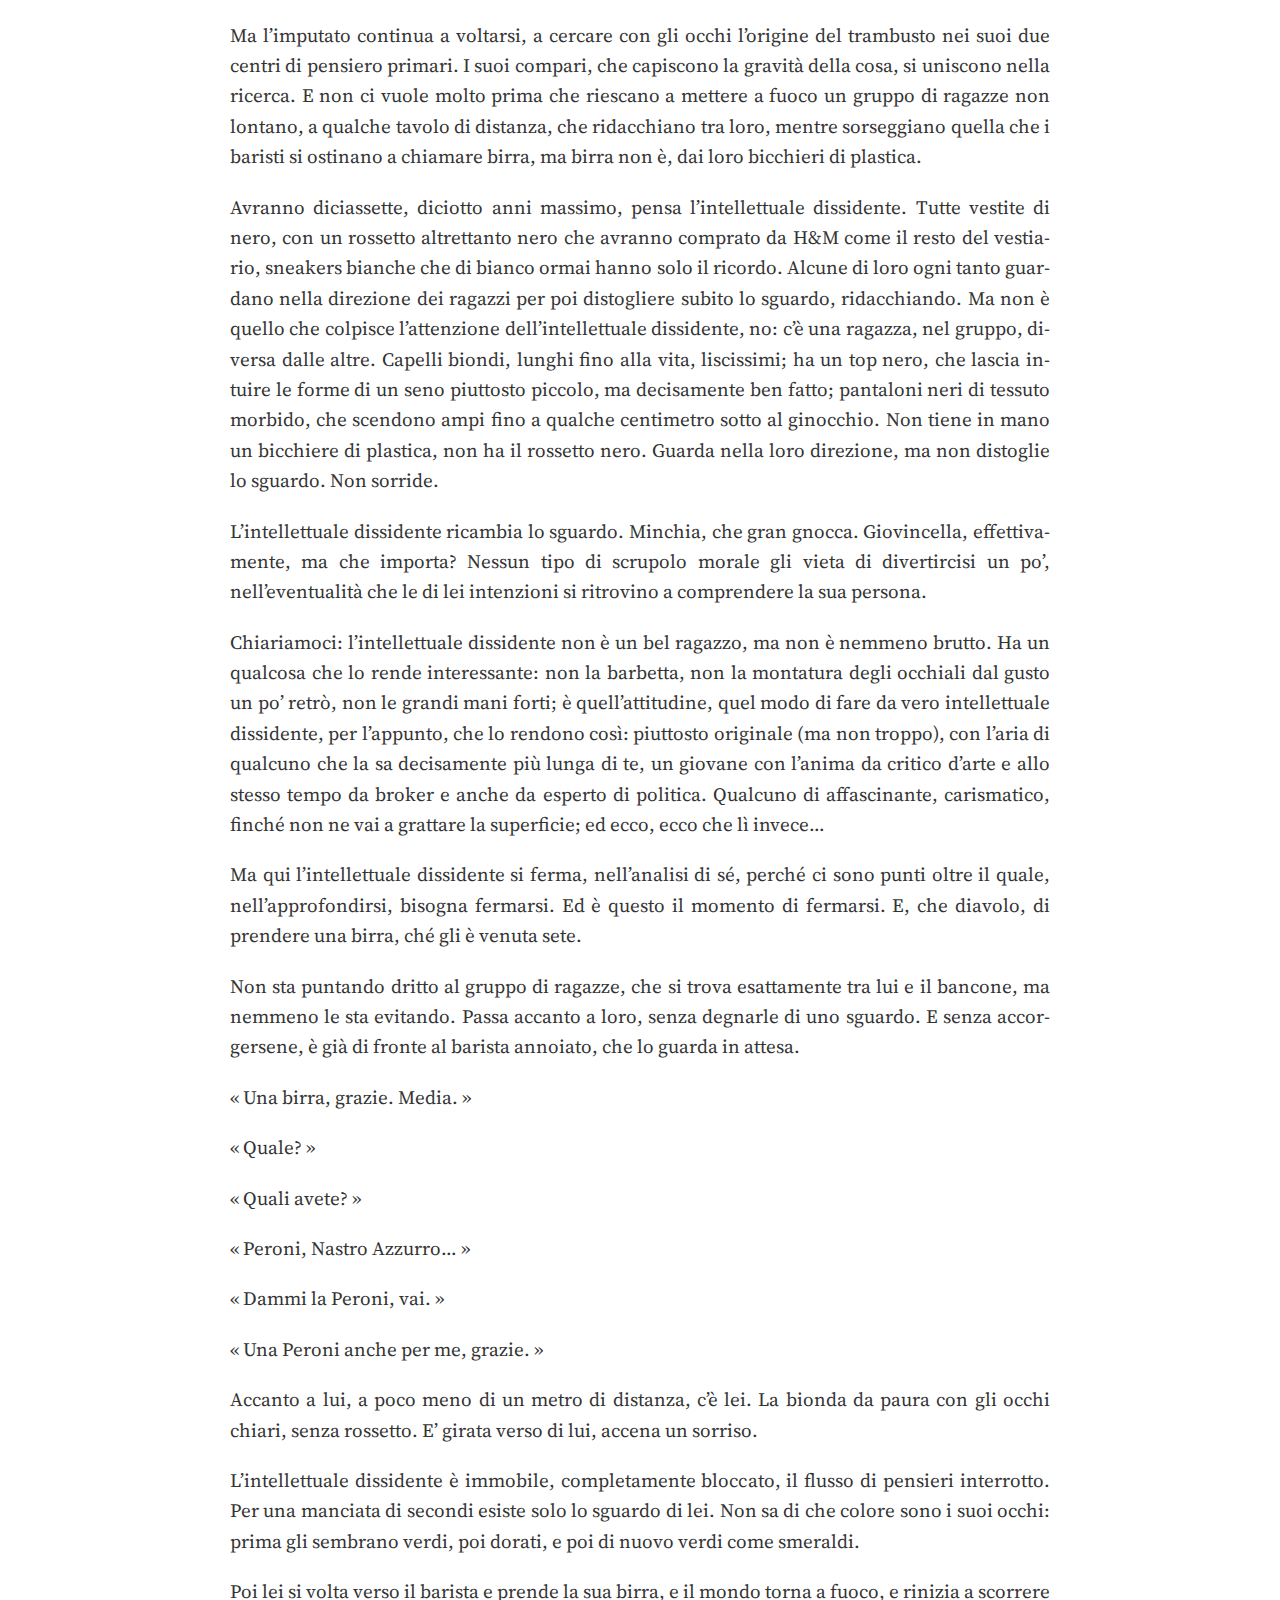
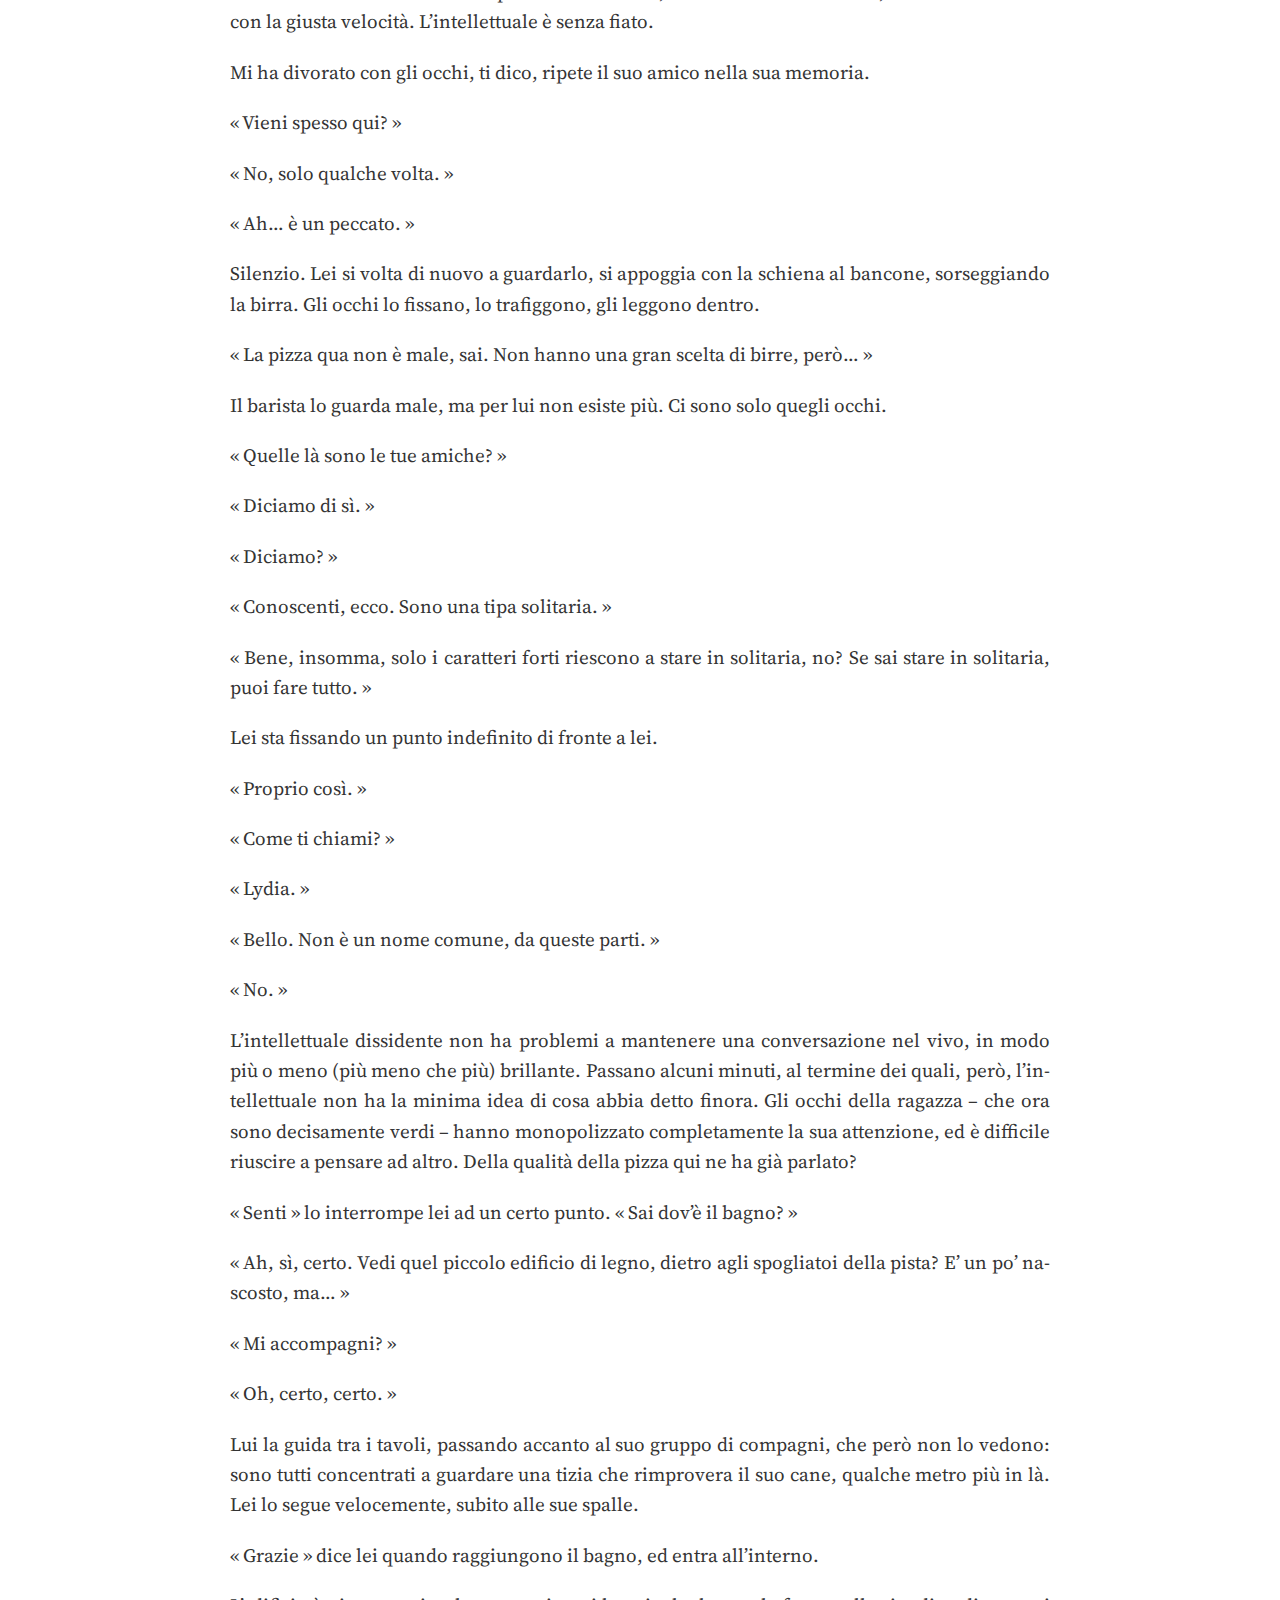
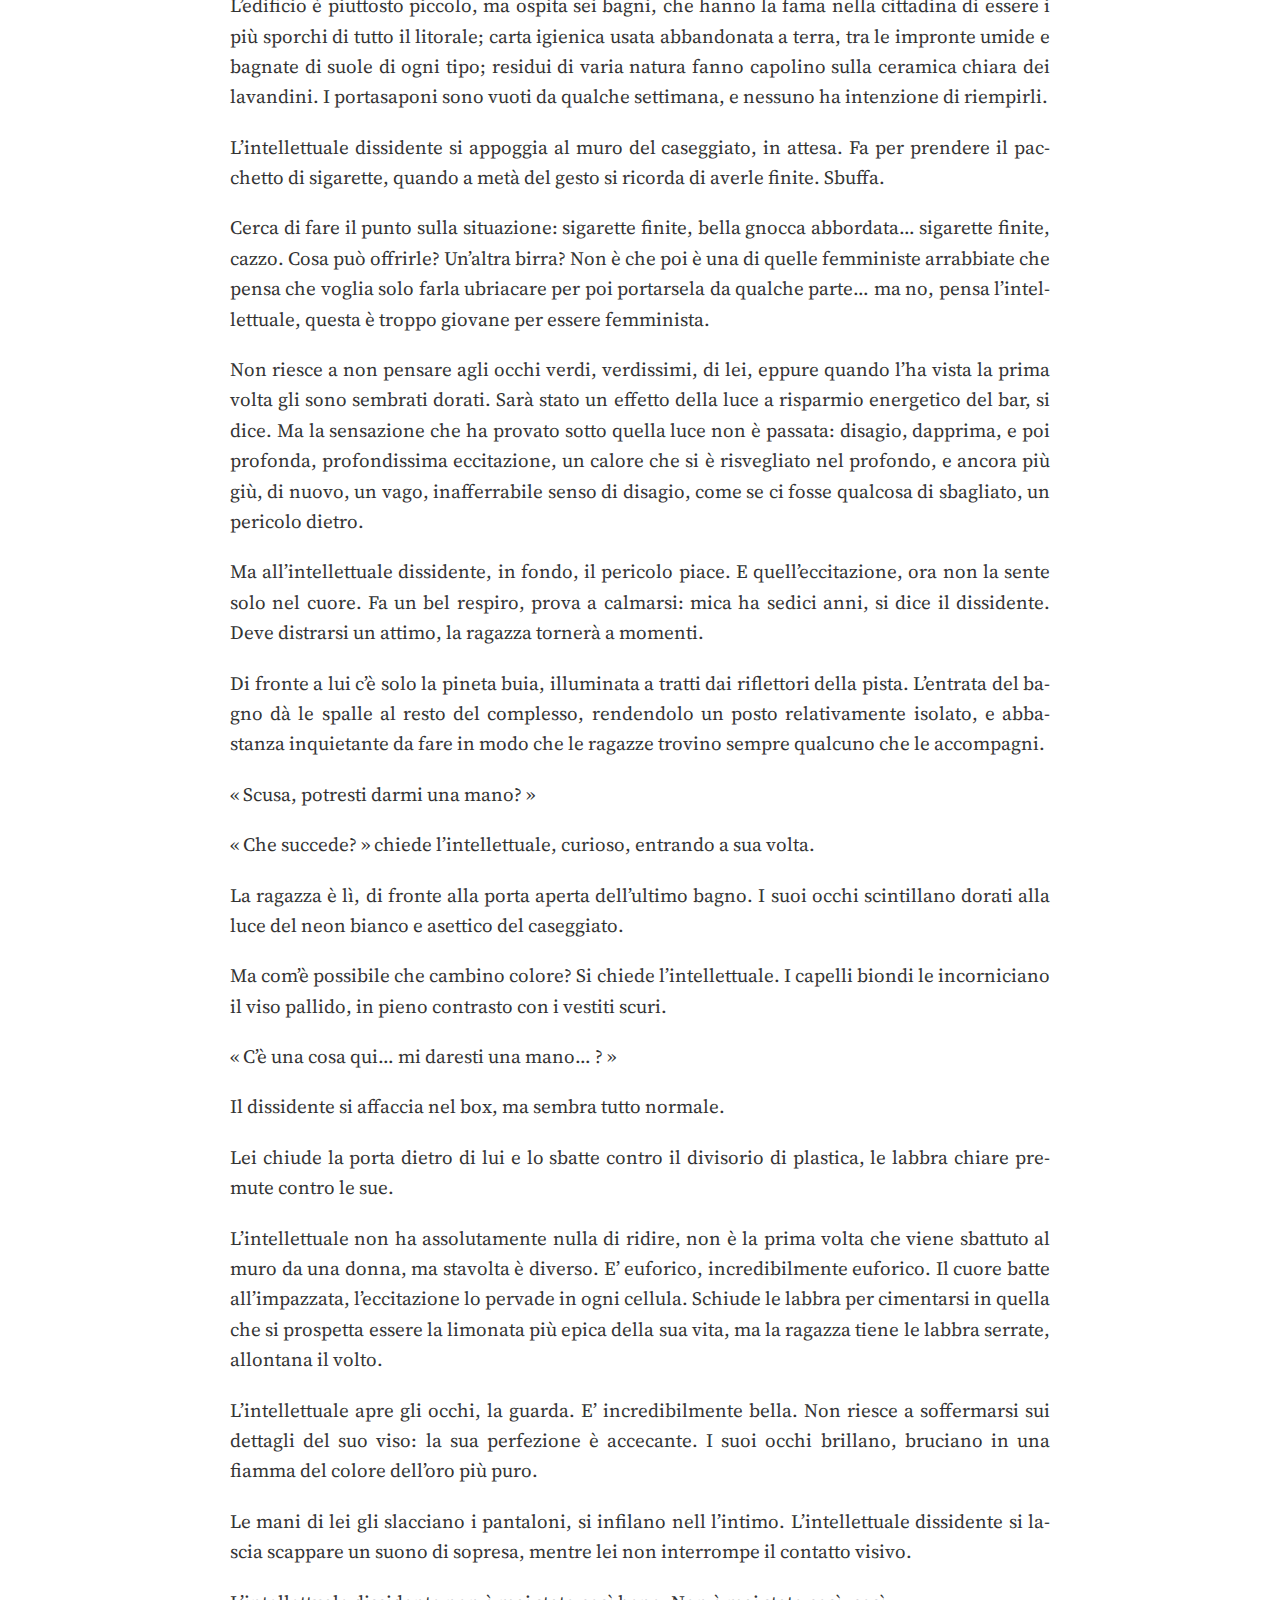
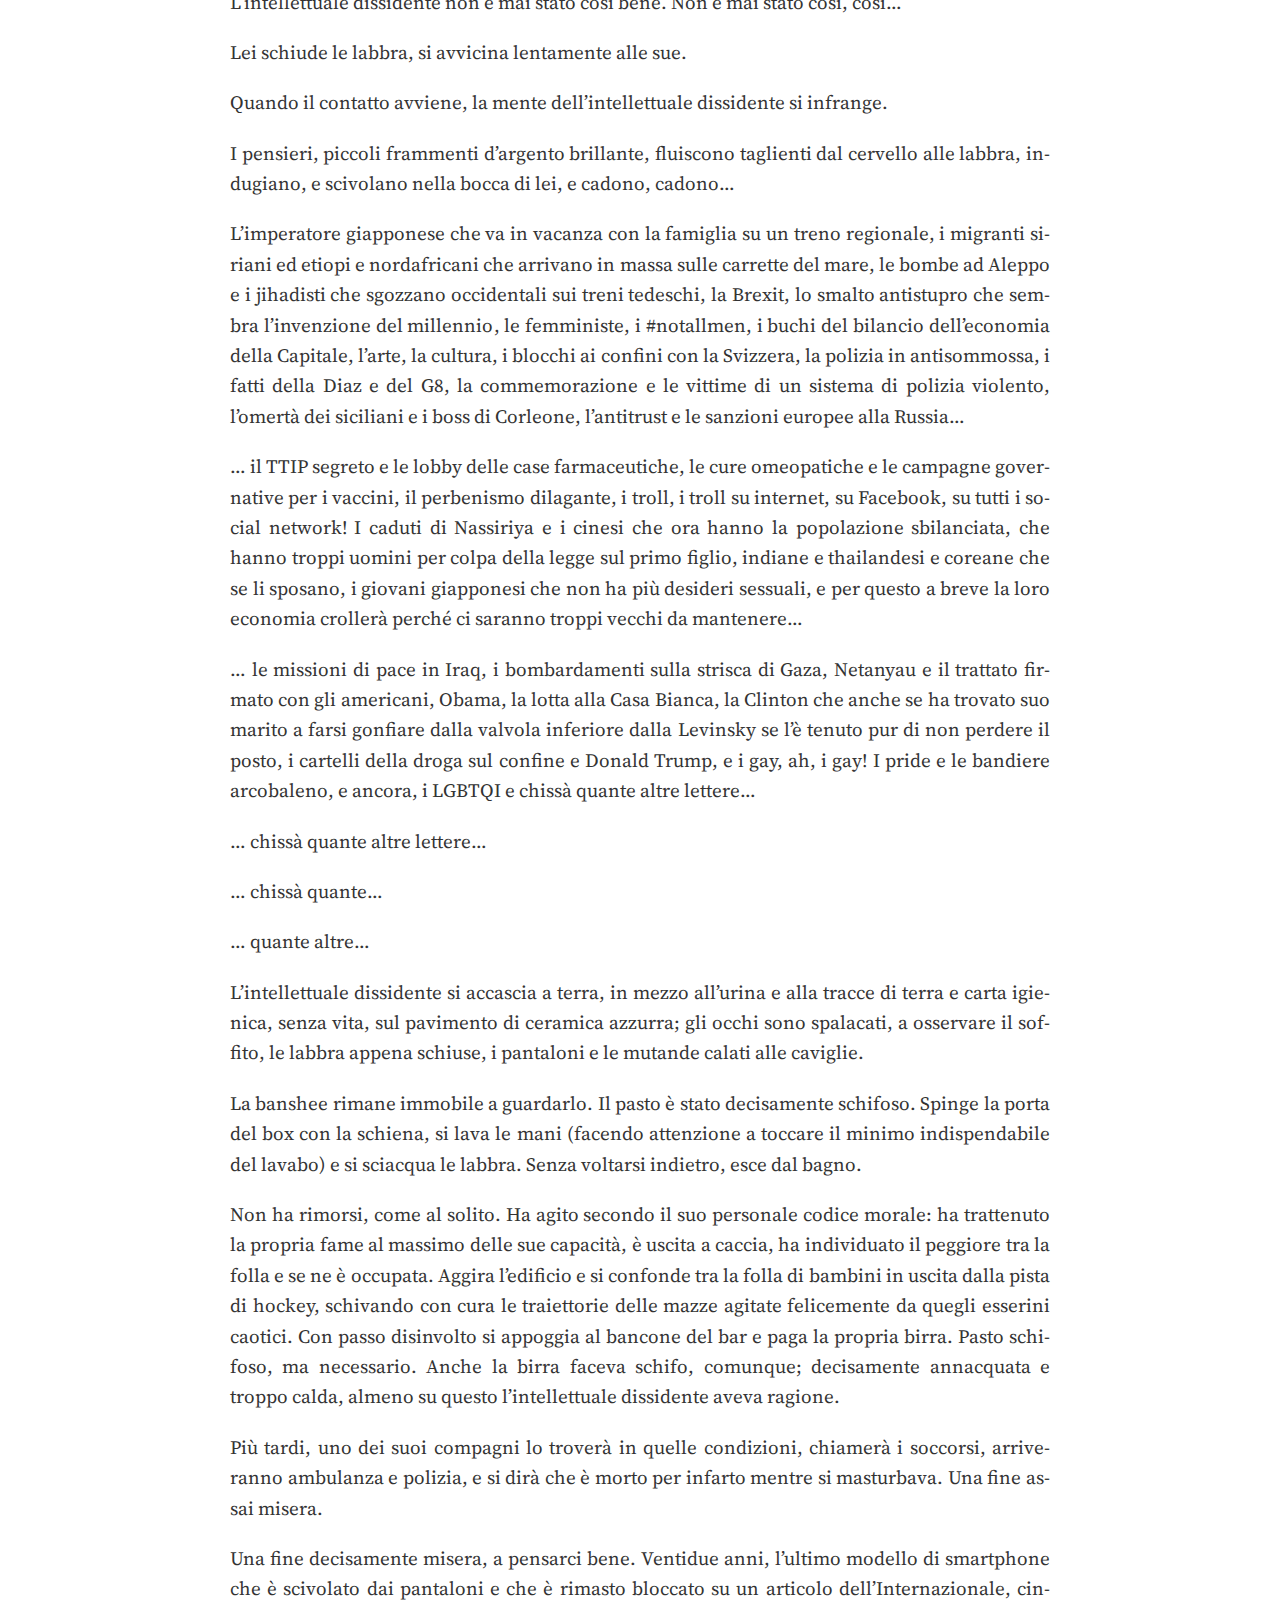
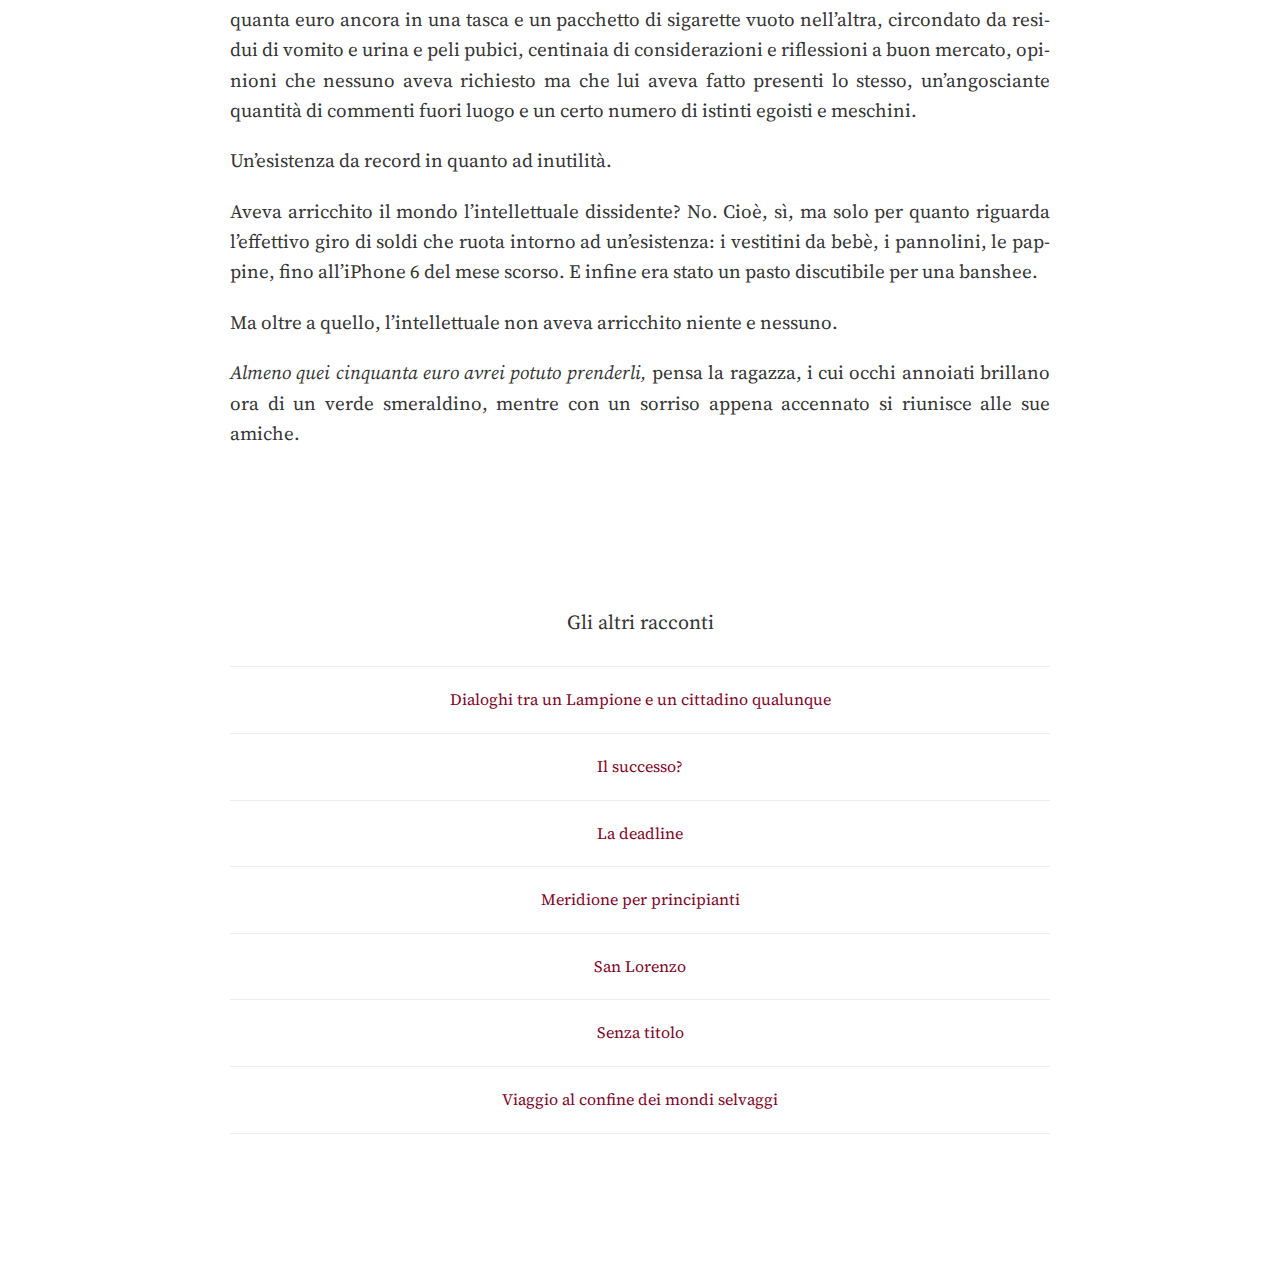
<file: lintellettuale-dissidente/index.html>
<!DOCTYPE html>
<html lang="it-IT">
	<head>
    <meta charset="utf-8">
<meta http-equiv="X-UA-Compatible" content="IE=edge,chrome=1">
<meta name="viewport" content="width=device-width, initial-scale=1">
<meta name="author" content="PCF Fic Challenge 2017">
<meta name="description" content="I racconti in gara">
<meta name="generator" content="Hugo 0.20.7" />
<title>L&#39;intellettuale dissidente</title>
<link href="https://fonts.googleapis.com/css?family=Source+Serif+Pro:400,600" rel="stylesheet">
<link rel="stylesheet" href="https://pokemoncentral.github.io/fic-challenge-2017/css/style.css">
<link rel="stylesheet" href="https://pokemoncentral.github.io/fic-challenge-2017/css/highlight.css">



<link rel="stylesheet" href="https://pokemoncentral.github.io/fic-challenge-2017/css/monosocialiconsfont.css">




<meta property="og:title" content="L&#39;intellettuale dissidente" />
<meta property="og:description" content="L&rsquo;intellettuale dissidente ha ventidue anni, l&rsquo;ultimo modello di smartphone nella mano destra, cinquanta euro in tasca e una Chesterfield spenta, mezza consumata, stretta tra le labbra secche.
E&rsquo; appoggiato al muro, mentre scorre disinteressato le notizie che scivolano veloci sul display del gioiellino tecnologico, la mano sinistra a giocherellare con l&rsquo;accendino. I suoi amici, chi seduto al tavolo lì di fronte, chi appoggiato al muro accanto a lui, chi in piedi, discutono con leggerezza di un qualche avvenimento recente a piacere." />
<meta property="og:type" content="article" />
<meta property="og:url" content="https://pokemoncentral.github.io/fic-challenge-2017/lintellettuale-dissidente/" />


















<meta itemprop="name" content="L&#39;intellettuale dissidente">
<meta itemprop="description" content="L&rsquo;intellettuale dissidente ha ventidue anni, l&rsquo;ultimo modello di smartphone nella mano destra, cinquanta euro in tasca e una Chesterfield spenta, mezza consumata, stretta tra le labbra secche.
E&rsquo; appoggiato al muro, mentre scorre disinteressato le notizie che scivolano veloci sul display del gioiellino tecnologico, la mano sinistra a giocherellare con l&rsquo;accendino. I suoi amici, chi seduto al tavolo lì di fronte, chi appoggiato al muro accanto a lui, chi in piedi, discutono con leggerezza di un qualche avvenimento recente a piacere.">



<meta itemprop="wordCount" content="3400">



<meta itemprop="keywords" content="" />



  <meta name="twitter:card" content="summary"/>



<meta name="twitter:text:title" content="L&#39;intellettuale dissidente"/>
<meta name="twitter:title" content="L&#39;intellettuale dissidente"/>
<meta name="twitter:description" content="L&rsquo;intellettuale dissidente ha ventidue anni, l&rsquo;ultimo modello di smartphone nella mano destra, cinquanta euro in tasca e una Chesterfield spenta, mezza consumata, stretta tra le labbra secche.
E&rsquo; appoggiato al muro, mentre scorre disinteressato le notizie che scivolano veloci sul display del gioiellino tecnologico, la mano sinistra a giocherellare con l&rsquo;accendino. I suoi amici, chi seduto al tavolo lì di fronte, chi appoggiato al muro accanto a lui, chi in piedi, discutono con leggerezza di un qualche avvenimento recente a piacere."/>



    </head>
<body>
    <nav class="main-nav">
	
		<a href='https://pokemoncentral.github.io/fic-challenge-2017/'> <span class="arrow">←</span>Home</a>
	

	

	
</nav>

    <section id="wrapper">
        
        
<article class="post">
    <header>
        <h1>L&#39;intellettuale dissidente</h1>
        <h2 class="headline">
        <br>
        
        </h2>
    </header>
    <section id="post-body">
        <p>L&rsquo;intellettuale dissidente ha ventidue anni, l&rsquo;ultimo modello di smartphone nella mano destra, cinquanta euro in tasca e una Chesterfield spenta, mezza consumata, stretta tra le labbra secche.</p>

<p>E&rsquo; appoggiato al muro, mentre scorre disinteressato le notizie che scivolano veloci sul display del gioiellino tecnologico, la mano sinistra a giocherellare con l&rsquo;accendino. I suoi amici, chi seduto al tavolo lì di fronte, chi appoggiato al muro accanto a lui, chi in piedi, discutono con leggerezza di un qualche avvenimento recente a piacere.</p>

<p>A vederlo, si potrebbe pensare che la mente dell&rsquo;intellettuale dissidente sia in questo momento divisa in due: una parte, con gli occhi, a seguire il flusso degli eventi dell&rsquo;universo che lo smartphone redige minuziosamente per lui; una parte, invece, in accordo con le orecchie a sventola, a star dietro alla conversazione degli amici.</p>

<p>Ma non è così. La sua mente è al momento afflitta da un problema di entità maggiore. Non è l&rsquo;attentato in Thailandia &ndash; che sia l&rsquo;Isis? Chissà quando colpirà nella nostra nazione? Perchè diciamocelo, succederà &ndash; , non è nemmeno l&rsquo;avviso di garanzia arrivato in direttissima al Ministro degli Esteri, no. Forse l&rsquo;eccessivo accanimento mediatico su quella frase un po&rsquo; maschilista del giornalista sportivo&hellip; ? No, nemmeno quello. Pokemon GO e il lavaggio del cervello ai giovani? No. Peggio. Qualcosa di imminente, doloroso: stanno per finire le sigarette.</p>

<p>Alza lo sguardo. Il suo amico, quello tutto fricchettone convinto che Obama abbia creato l&rsquo;Isis &ndash; che alla fine, guarda, tutto questo torto forse non ce l&rsquo;ha &ndash; tira fuori un pacchetto di sigarette dalla tasca dei pantaloni e se ne tira fuori una. L&rsquo;intellettuale dissidente nota con piacere che il pacchetto è nuovo.</p>

<p>« Oh, te ne posso scroccare una? »</p>

<p>« Oh, ma certo. »</p>

<p>Niente da fare, pensa l&rsquo;intellettuale dissidente mentre prende la sigaretta, il sistema capitalistico ha rovinato l&rsquo;equilibrio dell&rsquo;Eurozona. Si stava meglio quando c&rsquo;era Mao in Cina, altrochè.</p>

<p>La sigaretta ha il solito sapore di occasione sprecata. Le Camel gli fanno schifo. Perchè il suo amichetto fricchettone continua a comprarle? Forse perché è gay. Non che abbia qualcosa contro i gay, lui, ma che cavolo, tutti sanno che hanno gusti strani &ndash; e questo, checché ne possano dire le femministe, non è discriminazione: è verità, lo sanno tutti. D&rsquo;altronde, un uomo a cui piace prendere certe cose in certi posti, che buon gusto può avere?</p>

<p>L&rsquo;intellettuale dissidente fuma in silenzio, senza godere veramente. Continua a scrutare il mondo attorno a lui, gli occhi fissi nei riflettori della pista di hockey; nella testa rimbombano le ultime strofe di quell&rsquo;intollerabile canzonetta pop che ha appena finito di uscire dagli altoparlanti. Una pizzeria a cielo aperto costruita attorno ad una pista da hockey, nel cuore di una pineta, al centro di una cittadina marittima che campa sulle spalle &ndash; ma soprattuto sui soldi &ndash; dei turisti tedeschi e olandesi che l&rsquo;affollano d&rsquo;estate. Che c&rsquo;è di peggio? Questo posto, le persone che ci mangiano e che lo infestano urlano consumismo con ogni fibra del loro stesso essere. Telefoni da 800 euro minimo, collane e vestiti di infima qualità comprati con i saldi da Zara per una cinquantina di soldoni, un&rsquo;attitudine dilagante da finto ricco con chihuaha. Quanti cazzo di chihuaha, porco cane. Che poi &ndash;diciamocelo, suvvia &ndash; cani non sono i chihuaha, sono zecche. I cani veri, degni di questo nome, sono quelli belli grossi. Inutile fare i finti buonisti, i perbenisti, sull&rsquo;argomento, questa è la realtà dei fatti.</p>

<p>La realtà dei fatti, pensa l&rsquo;intellettuale dissidente, con la sua cultura da due spicci. L&rsquo;intellettuale dissidente ha fatto il liceo scientifico, e ora frequenta un&rsquo;università scientifica molto indie; ma non è esattamente questo il punto. Il punto è il seguente: l&rsquo;intellettuale dissidente ha una connessione internet, che gli permette di essere in perenne contatto con i sistemi d&rsquo;informazione più varia, sempre aggiornato su tutto, su qualsiasi argomento di cui si voglia parlare. E questo, pensa lui &ndash; pensa reconditamente, non consciamente &ndash; automaticamente lo rende in grado di esprimere un giudizio, di dire la sua su ogni cosa venga pubblicata: l&rsquo;atleta più forte non è arrivata sul podio alle Olimpiadi? Male. Questa nuova app spopola tra i giovani e giovanissimi, ma anche nella fascia della mezzaetà? Panem et circenses. L&rsquo;esponente del movimento popolare anti-casta che così tanto adora, finalmente approdato in politica, interviene in Parlamento con un discorso in cui sostanzialmente accusa tutti gli altri di essere ladri in base a prove più o meno già presenti ai connazionali da una ventina d&rsquo;anni abbondanti? Ottimo: bisogna correre a condividerlo su Facebook. L&rsquo;articolo si chiama: &ldquo;L&rsquo;EROE DEI CITTADINI DISTRUGGE LA CASTA: DEVASTANTE!!! ECCO IL VIDEO&hellip; [CLICCA QUI PER SCOPRIRE DI PIÙ]&ldquo;, tutto rigorosamente in maiuscolo, sia mai che non attiri troppo l&rsquo;attenzione.</p>

<p>Che, guarda &ndash; è vero, devo ammetterlo, pensa l&rsquo;intellettuale &ndash; il clickbaiting è una manovra perfida, ma in qualche modo dovranno pur finanziarsi no? D&rsquo;altronde&hellip; lo diceva Machiavelli: se il fine è giusto, si possono usare tutti i mezzi&hellip; ora, la frase non era esattamente così, ma hai capito, no, quello che intendo.</p>

<p>Poi, mica è come quelle Onlus e Save The Children e quelle robacce acchiappasoldi varie. Quelli del clickbaiting sono soldi (e pochi, guarda, sono pochi sul serio) che vanno davvero nelle loro tasche e che davvero fanno la differenza, mica come quelle associazioni di solidarietà che usano quei bambini africani secchi che manco ad Auschwitz, che a quelli gli arriveranno cinque centesimi, su due euro di donazione totale. Che poi, scusa, che ci fai con cinque centesimi nel cuore più nero dell&rsquo;Africa? Mica ci raccatti l&rsquo;acqua, con cinque centesimi. Quindi, alla fin fine, chi me lo fa fare? Meglio finanziare i nostri eroi su in Parlamento, pensa l&rsquo;intellettuale, per vedere di smuovere davvero le cose quassù.</p>

<p>La sigaretta si è spenta tra le labbra dell&rsquo;intellettuale dissidente. E anche questo momento di paradisiaca assenza dalla realtà è finito e non c&rsquo;è modo di riportarlo indietro &ndash; per fortuna.</p>

<p>Il figlio di papà &ndash; quello straricco, che manco lui sa di preciso quanto soldi abbia &ndash; è tornato dal bagno e sembra che abbia qualcosa di interessante da raccontare. L&rsquo;intellettuale ritorna sul piano fisico e resta in ascolto.</p>

<p>« Mi ha divorato con gli occhi, ti dico » racconta lo straricco, che nemmeno lui sa quanti soldi abbia di preciso. « Mi sono sentito&hellip; mi ha scrutato dentro. Ti giuro. Che cazzo di occhi. Porco cane, non avete idea&hellip; » e distoglie lo sguardo, in direzione della diretta interessata. Quando torna a guardare la combriccola di amici, si esprime in un gesto che la dice lunga sullo stato dell&rsquo;organo a cui più tiene, e che più cerca di tenere in esercizio con pulzelle più giovani di lui di una manciata di lustri.</p>

<p>I compagni ridacchiano, chi più ingenuamente, chi più maliziosamente. L&rsquo;intellettuale ride sguaiatamente, coi suoi modi rudi, da contadino. Ma su un ventiduenne sono così affascinati, così dissidenti.</p>

<p>« Eeeeeeh, che ragazzaccio, eeeh! » commenta.</p>

<p>Ma l&rsquo;imputato continua a voltarsi, a cercare con gli occhi l&rsquo;origine del trambusto nei suoi due centri di pensiero primari. I suoi compari, che capiscono la gravità della cosa, si uniscono nella ricerca. E non ci vuole molto prima che riescano a mettere a fuoco un gruppo di ragazze non lontano, a qualche tavolo di distanza, che ridacchiano tra loro, mentre sorseggiano quella che i baristi si ostinano a chiamare birra, ma birra non è, dai loro bicchieri di plastica.</p>

<p>Avranno diciassette, diciotto anni massimo, pensa l&rsquo;intellettuale dissidente. Tutte vestite di nero, con un rossetto altrettanto nero che avranno comprato da H&amp;M come il resto del vestiario, sneakers bianche che di bianco ormai hanno solo il ricordo. Alcune di loro ogni tanto guardano nella direzione dei ragazzi per poi distogliere subito lo sguardo, ridacchiando. Ma non è quello che colpisce l&rsquo;attenzione dell&rsquo;intellettuale dissidente, no: c&rsquo;è una ragazza, nel gruppo, diversa dalle altre. Capelli biondi, lunghi fino alla vita, liscissimi; ha un top nero, che lascia intuire le forme di un seno piuttosto piccolo, ma decisamente ben fatto; pantaloni neri di tessuto morbido, che scendono ampi fino a qualche centimetro sotto al ginocchio. Non tiene in mano un bicchiere di plastica, non ha il rossetto nero. Guarda nella loro direzione, ma non distoglie lo sguardo. Non sorride.</p>

<p>L&rsquo;intellettuale dissidente ricambia lo sguardo. Minchia, che gran gnocca. Giovincella, effettivamente, ma che importa? Nessun tipo di scrupolo morale gli vieta di divertircisi un po&rsquo;, nell&rsquo;eventualità che le di lei intenzioni si ritrovino a comprendere la sua persona.</p>

<p>Chiariamoci: l&rsquo;intellettuale dissidente non è un bel ragazzo, ma non è nemmeno brutto. Ha un qualcosa che lo rende interessante: non la barbetta, non la montatura degli occhiali dal gusto un po&rsquo; retrò, non le grandi mani forti; è quell&rsquo;attitudine, quel modo di fare da vero intellettuale dissidente, per l&rsquo;appunto, che lo rendono così: piuttosto originale (ma non troppo), con l&rsquo;aria di qualcuno che la sa decisamente più lunga di te, un giovane con l&rsquo;anima da critico d&rsquo;arte e allo stesso tempo da broker e anche da esperto di politica. Qualcuno di affascinante, carismatico, finché non ne vai a grattare la superficie; ed ecco, ecco che lì invece&hellip;</p>

<p>Ma qui l&rsquo;intellettuale dissidente si ferma, nell&rsquo;analisi di sé, perché ci sono punti oltre il quale, nell&rsquo;approfondirsi, bisogna fermarsi. Ed è questo il momento di fermarsi. E, che diavolo, di prendere una birra, ché gli è venuta sete.</p>

<p>Non sta puntando dritto al gruppo di ragazze, che si trova esattamente tra lui e il bancone, ma nemmeno le sta evitando. Passa accanto a loro, senza degnarle di uno sguardo. E senza accorgersene, è già di fronte al barista annoiato, che lo guarda in attesa.</p>

<p>« Una birra, grazie. Media. »</p>

<p>« Quale? »</p>

<p>« Quali avete? »</p>

<p>« Peroni, Nastro Azzurro&hellip; »</p>

<p>« Dammi la Peroni, vai. »</p>

<p>« Una Peroni anche per me, grazie. »</p>

<p>Accanto a lui, a poco meno di un metro di distanza, c&rsquo;è lei. La bionda da paura con gli occhi chiari, senza rossetto. E&rsquo; girata verso di lui, accena un sorriso.</p>

<p>L&rsquo;intellettuale dissidente è immobile, completamente bloccato, il flusso di pensieri interrotto. Per una manciata di secondi esiste solo lo sguardo di lei. Non sa di che colore sono i suoi occhi: prima gli sembrano verdi, poi dorati, e poi di nuovo verdi come smeraldi.</p>

<p>Poi lei si volta verso il barista e prende la sua birra, e il mondo torna a fuoco, e rinizia a scorrere con la giusta velocità. L&rsquo;intellettuale è senza fiato.</p>

<p>Mi ha divorato con gli occhi, ti dico, ripete il suo amico nella sua memoria.</p>

<p>« Vieni spesso qui? »</p>

<p>« No, solo qualche volta. »</p>

<p>« Ah&hellip; è un peccato. »</p>

<p>Silenzio. Lei si volta di nuovo a guardarlo, si appoggia con la schiena al bancone, sorseggiando la birra. Gli occhi lo fissano, lo trafiggono, gli leggono dentro.</p>

<p>« La pizza qua non è male, sai. Non hanno una gran scelta di birre, però&hellip; »</p>

<p>Il barista lo guarda male, ma per lui non esiste più. Ci sono solo quegli occhi.</p>

<p>« Quelle là sono le tue amiche? »</p>

<p>« Diciamo di sì. »</p>

<p>« Diciamo? »</p>

<p>« Conoscenti, ecco. Sono una tipa solitaria. »</p>

<p>« Bene, insomma, solo i caratteri forti riescono a stare in solitaria, no? Se sai stare in solitaria, puoi fare tutto. »</p>

<p>Lei sta fissando un punto indefinito di fronte a lei.</p>

<p>« Proprio così. »</p>

<p>« Come ti chiami? »</p>

<p>« Lydia. »</p>

<p>« Bello. Non è un nome comune, da queste parti. »</p>

<p>« No. »</p>

<p>L&rsquo;intellettuale dissidente non ha problemi a mantenere una conversazione nel vivo, in modo più o meno (più meno che più) brillante. Passano alcuni minuti, al termine dei quali, però, l&rsquo;intellettuale non ha la minima idea di cosa abbia detto finora. Gli occhi della ragazza &ndash; che ora sono decisamente verdi &ndash; hanno monopolizzato completamente la sua attenzione, ed è difficile riuscire a pensare ad altro. Della qualità della pizza qui ne ha già parlato?</p>

<p>« Senti » lo interrompe lei ad un certo punto. « Sai dov&rsquo;è il bagno? »</p>

<p>« Ah, sì, certo. Vedi quel piccolo edificio di legno, dietro agli spogliatoi della pista? E&rsquo; un po&rsquo; nascosto, ma&hellip; »</p>

<p>« Mi accompagni? »</p>

<p>« Oh, certo, certo. »</p>

<p>Lui la guida tra i tavoli, passando accanto al suo gruppo di compagni, che però non lo vedono: sono tutti concentrati a guardare una tizia che rimprovera il suo cane, qualche metro più in là. Lei lo segue velocemente, subito alle sue spalle.</p>

<p>« Grazie » dice lei quando raggiungono il bagno, ed entra all&rsquo;interno.</p>

<p>L&rsquo;edificio è piuttosto piccolo, ma ospita sei bagni, che hanno la fama nella cittadina di essere i più sporchi di tutto il litorale; carta igienica usata abbandonata a terra, tra le impronte umide e bagnate di suole di ogni tipo; residui di varia natura fanno capolino sulla ceramica chiara dei lavandini. I portasaponi sono vuoti da qualche settimana, e nessuno ha intenzione di riempirli.</p>

<p>L&rsquo;intellettuale dissidente si appoggia al muro del caseggiato, in attesa. Fa per prendere il pacchetto di sigarette, quando a metà del gesto si ricorda di averle finite. Sbuffa.</p>

<p>Cerca di fare il punto sulla situazione: sigarette finite, bella gnocca abbordata&hellip; sigarette finite, cazzo. Cosa può offrirle? Un&rsquo;altra birra? Non è che poi è una di quelle femministe arrabbiate che pensa che voglia solo farla ubriacare per poi portarsela da qualche parte&hellip; ma no, pensa l&rsquo;intellettuale, questa è troppo giovane per essere femminista.</p>

<p>Non riesce a non pensare agli occhi verdi, verdissimi, di lei, eppure quando l&rsquo;ha vista la prima volta gli sono sembrati dorati. Sarà stato un effetto della luce a risparmio energetico del bar, si dice. Ma la sensazione che ha provato sotto quella luce non è passata: disagio, dapprima, e poi profonda, profondissima eccitazione, un calore che si è risvegliato nel profondo, e ancora più giù, di nuovo, un vago, inafferrabile senso di disagio, come se ci fosse qualcosa di sbagliato, un pericolo dietro.</p>

<p>Ma all&rsquo;intellettuale dissidente, in fondo, il pericolo piace. E quell&rsquo;eccitazione, ora non la sente solo nel cuore. Fa un bel respiro, prova a calmarsi: mica ha sedici anni, si dice il dissidente. Deve distrarsi un attimo, la ragazza tornerà a momenti.</p>

<p>Di fronte a lui c&rsquo;è solo la pineta buia, illuminata a tratti dai riflettori della pista. L&rsquo;entrata del bagno dà le spalle al resto del complesso, rendendolo un posto relativamente isolato, e abbastanza inquietante da fare in modo che le ragazze trovino sempre qualcuno che le accompagni.</p>

<p>« Scusa, potresti darmi una mano? »</p>

<p>« Che succede? » chiede l&rsquo;intellettuale, curioso, entrando a sua volta.</p>

<p>La ragazza è lì, di fronte alla porta aperta dell&rsquo;ultimo bagno. I suoi occhi scintillano dorati alla luce del neon bianco e asettico del caseggiato.</p>

<p>Ma com&rsquo;è possibile che cambino colore? Si chiede l&rsquo;intellettuale. I capelli biondi le incorniciano il viso pallido, in pieno contrasto con i vestiti scuri.</p>

<p>« C&rsquo;è una cosa qui&hellip; mi daresti una mano&hellip; ? »</p>

<p>Il dissidente si affaccia nel box, ma sembra tutto normale.</p>

<p>Lei chiude la porta dietro di lui e lo sbatte contro il divisorio di plastica, le labbra chiare premute contro le sue.</p>

<p>L&rsquo;intellettuale non ha assolutamente nulla di ridire, non è la prima volta che viene sbattuto al muro da una donna, ma stavolta è diverso. E&rsquo; euforico, incredibilmente euforico. Il cuore batte all&rsquo;impazzata, l&rsquo;eccitazione lo pervade in ogni cellula. Schiude le labbra per cimentarsi in quella che si prospetta essere la limonata più epica della sua vita, ma la ragazza tiene le labbra serrate, allontana il volto.</p>

<p>L&rsquo;intellettuale apre gli occhi, la guarda. E&rsquo; incredibilmente bella. Non riesce a soffermarsi sui dettagli del suo viso: la sua perfezione è accecante. I suoi occhi brillano, bruciano in una fiamma del colore dell&rsquo;oro più puro.</p>

<p>Le mani di lei gli slacciano i pantaloni, si infilano nell l&rsquo;intimo. L&rsquo;intellettuale dissidente si lascia scappare un suono di sopresa, mentre lei non interrompe il contatto visivo.</p>

<p>L&rsquo;intellettuale dissidente non è mai stato così bene. Non è mai stato così, così&hellip;</p>

<p>Lei schiude le labbra, si avvicina lentamente alle sue.</p>

<p>Quando il contatto avviene, la mente dell&rsquo;intellettuale dissidente si infrange.</p>

<p>I pensieri, piccoli frammenti d&rsquo;argento brillante, fluiscono taglienti dal cervello alle labbra, indugiano, e scivolano nella bocca di lei, e cadono, cadono&hellip;</p>

<p>L&rsquo;imperatore giapponese che va in vacanza con la famiglia su un treno regionale, i migranti siriani ed etiopi e nordafricani che arrivano in massa sulle carrette del mare, le bombe ad Aleppo e i jihadisti che sgozzano occidentali sui treni tedeschi, la Brexit, lo smalto antistupro che sembra l&rsquo;invenzione del millennio, le femministe, i #notallmen, i buchi del bilancio dell&rsquo;economia della Capitale, l&rsquo;arte, la cultura, i blocchi ai confini con la Svizzera, la polizia in antisommossa, i fatti della Diaz e del G8, la commemorazione e le vittime di un sistema di polizia violento, l&rsquo;omertà dei siciliani e i boss di Corleone, l&rsquo;antitrust e le sanzioni europee alla Russia&hellip;</p>

<p>&hellip; il TTIP segreto e le lobby delle case farmaceutiche, le cure omeopatiche e le campagne governative per i vaccini, il perbenismo dilagante, i troll, i troll su internet, su Facebook, su tutti i social network! I caduti di Nassiriya e i cinesi che ora hanno la popolazione sbilanciata, che hanno troppi uomini per colpa della legge sul primo figlio, indiane e thailandesi e coreane che se li sposano, i giovani giapponesi che non ha più desideri sessuali, e per questo a breve la loro economia crollerà perché ci saranno troppi vecchi da mantenere&hellip;</p>

<p>&hellip; le missioni di pace in Iraq, i bombardamenti sulla strisca di Gaza, Netanyau e il trattato firmato con gli americani, Obama, la lotta alla Casa Bianca, la Clinton che anche se ha trovato suo marito a farsi gonfiare dalla valvola inferiore dalla Levinsky se l&rsquo;è tenuto pur di non perdere il posto, i cartelli della droga sul confine e Donald Trump, e i gay, ah, i gay! I pride e le bandiere arcobaleno, e ancora, i LGBTQI e chissà quante altre lettere&hellip;</p>

<p>&hellip; chissà quante altre lettere&hellip;</p>

<p>&hellip; chissà quante&hellip;</p>

<p>&hellip; quante altre&hellip;</p>

<p>L&rsquo;intellettuale dissidente si accascia a terra, in mezzo all&rsquo;urina e alla tracce di terra e carta igienica, senza vita, sul pavimento di ceramica azzurra; gli occhi sono spalacati, a osservare il soffito, le labbra appena schiuse, i pantaloni e le mutande calati alle caviglie.</p>

<p>La banshee rimane immobile a guardarlo. Il pasto è stato decisamente schifoso. Spinge la porta del box con la schiena, si lava le mani (facendo attenzione a toccare il minimo indispendabile del lavabo) e si sciacqua le labbra. Senza voltarsi indietro, esce dal bagno.</p>

<p>Non ha rimorsi, come al solito. Ha agito secondo il suo personale codice morale: ha trattenuto la propria fame al massimo delle sue capacità, è uscita a caccia, ha individuato il peggiore tra la folla e se ne è occupata. Aggira l&rsquo;edificio e si confonde tra la folla di bambini in uscita dalla pista di hockey, schivando con cura le traiettorie delle mazze agitate felicemente da quegli esserini caotici. Con passo disinvolto si appoggia al bancone del bar e paga la propria birra. Pasto schifoso, ma necessario. Anche la birra faceva schifo, comunque; decisamente annacquata e troppo calda, almeno su questo l&rsquo;intellettuale dissidente aveva ragione.</p>

<p>Più tardi, uno dei suoi compagni lo troverà in quelle condizioni, chiamerà i soccorsi, arriveranno ambulanza e polizia, e si dirà che è morto per infarto mentre si masturbava. Una fine assai misera.</p>

<p>Una fine decisamente misera, a pensarci bene. Ventidue anni, l&rsquo;ultimo modello di smartphone che è scivolato dai pantaloni e che è rimasto bloccato su un articolo dell&rsquo;Internazionale, cinquanta euro ancora in una tasca e un pacchetto di sigarette vuoto nell&rsquo;altra, circondato da residui di vomito e urina e peli pubici, centinaia di considerazioni e riflessioni a buon mercato, opinioni che nessuno aveva richiesto ma che lui aveva fatto presenti lo stesso, un&rsquo;angosciante quantità di commenti fuori luogo e un certo numero di istinti egoisti e meschini.</p>

<p>Un&rsquo;esistenza da record in quanto ad inutilità.</p>

<p>Aveva arricchito il mondo l&rsquo;intellettuale dissidente? No. Cioè, sì, ma solo per quanto riguarda l&rsquo;effettivo giro di soldi che ruota intorno ad un&rsquo;esistenza: i vestitini da bebè, i pannolini, le pappine, fino all&rsquo;iPhone 6 del mese scorso. E infine era stato un pasto discutibile per una banshee.</p>

<p>Ma oltre a quello, l&rsquo;intellettuale non aveva arricchito niente e nessuno.</p>

<p><em>Almeno quei cinquanta euro avrei potuto prenderli,</em> pensa la ragazza, i cui occhi annoiati brillano ora di un verde smeraldino, mentre con un sorriso appena accennato si riunisce alle sue amiche.</p>

    </section>
</article>

<div style="margin: 160px 0"></div>

<ul id="post-list" class="archive readmore">
    <h3 style="text-align: center">Gli altri racconti</h3>

    
    
    
        <li>
            <a href="/fic-challenge-2017/dialoghi-tra-un-lampione-e-un-cittadino-qualunque/">Dialoghi tra un Lampione e un cittadino qualunque</a>
        </li>
    
        <li>
            <a href="/fic-challenge-2017/il-successo/">Il successo?</a>
        </li>
    
        <li>
            <a href="/fic-challenge-2017/la-deadline/">La deadline</a>
        </li>
    
        <li>
            <a href="/fic-challenge-2017/meridione-per-principianti/">Meridione per principianti</a>
        </li>
    
        <li>
            <a href="/fic-challenge-2017/san-lorenzo/">San Lorenzo</a>
        </li>
    
        <li>
            <a href="/fic-challenge-2017/senza-titolo/">Senza titolo</a>
        </li>
    
        <li>
            <a href="/fic-challenge-2017/viaggio-al-confine-dei-mondi-selvaggi/">Viaggio al confine dei mondi selvaggi</a>
        </li>
    
</ul>



        <footer id="footer">
</footer>

    </section>
    <script src="//ajax.googleapis.com/ajax/libs/jquery/2.1.1/jquery.min.js"></script>
<script src="https://pokemoncentral.github.io/fic-challenge-2017/js/main.js"></script>
<script src="https://pokemoncentral.github.io/fic-challenge-2017/js/highlight.js"></script>
<script>hljs.initHighlightingOnLoad();</script>





</body>
</html>
</file>
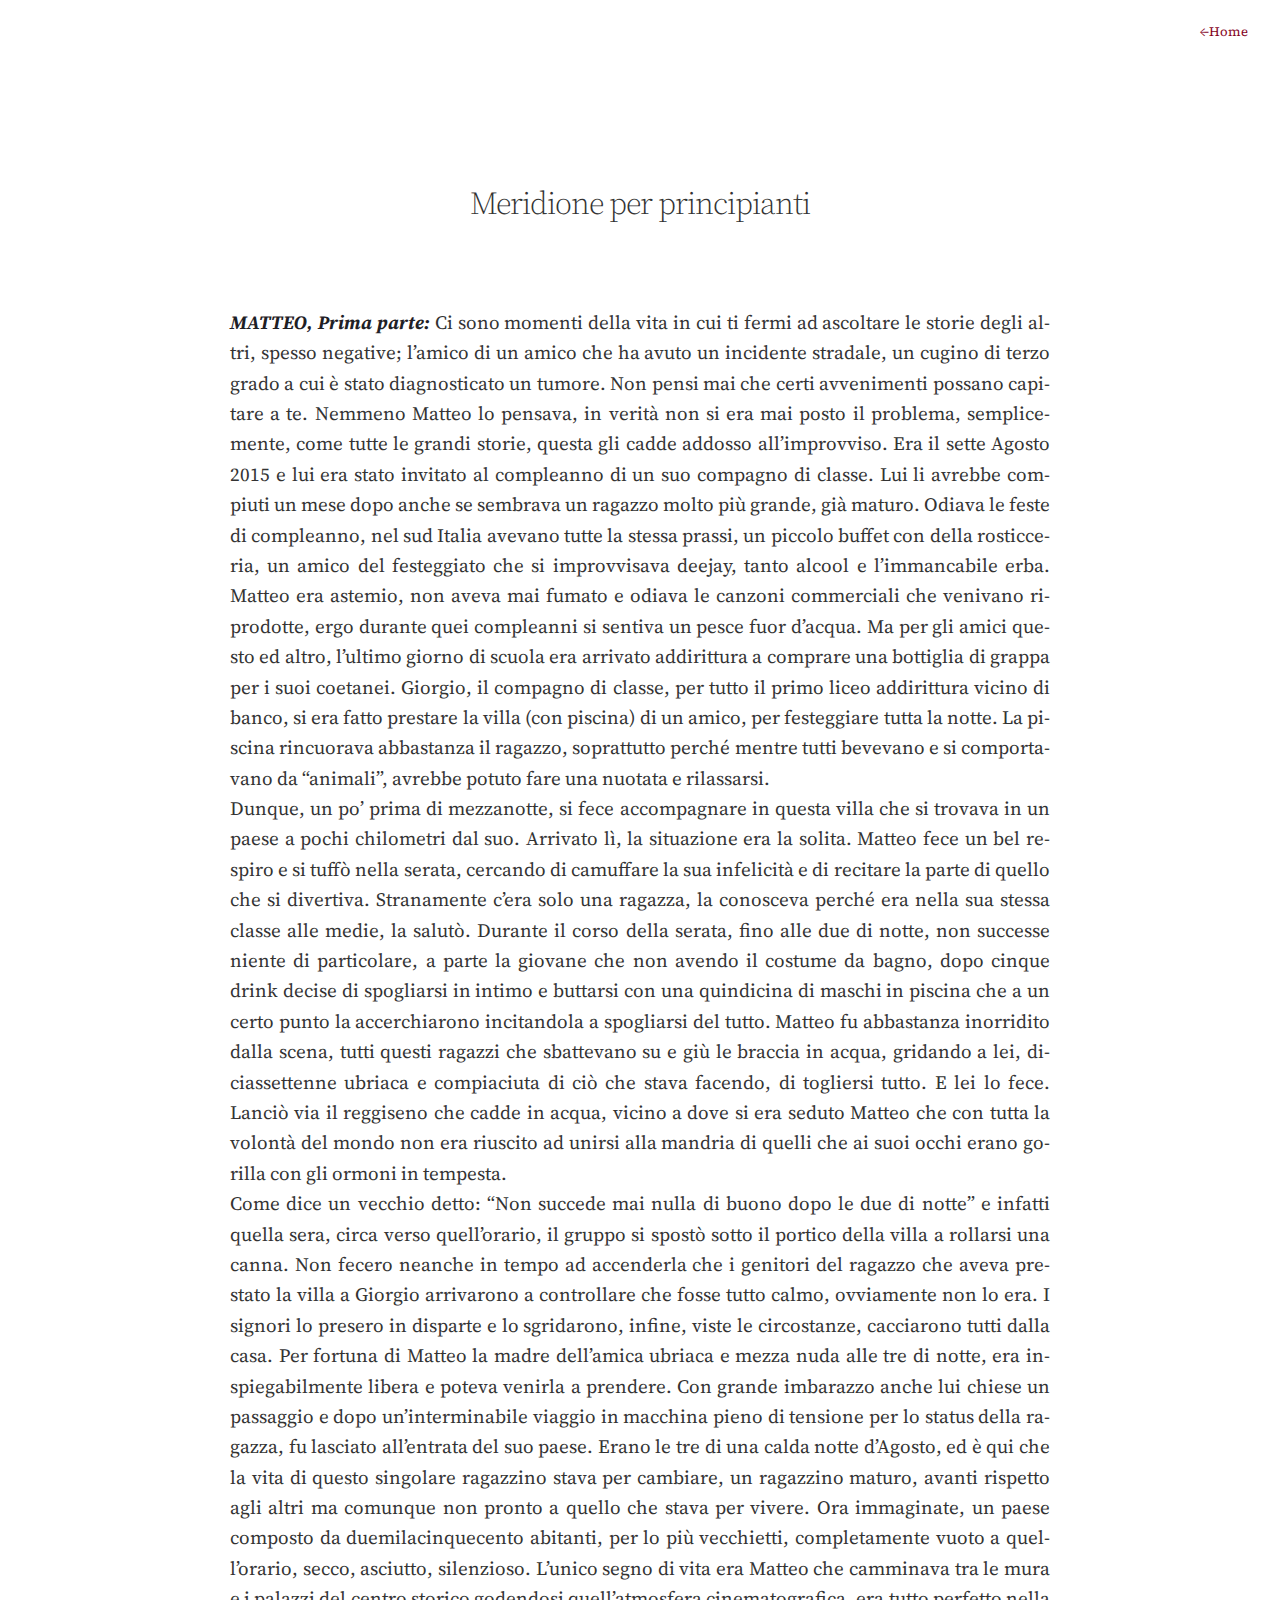
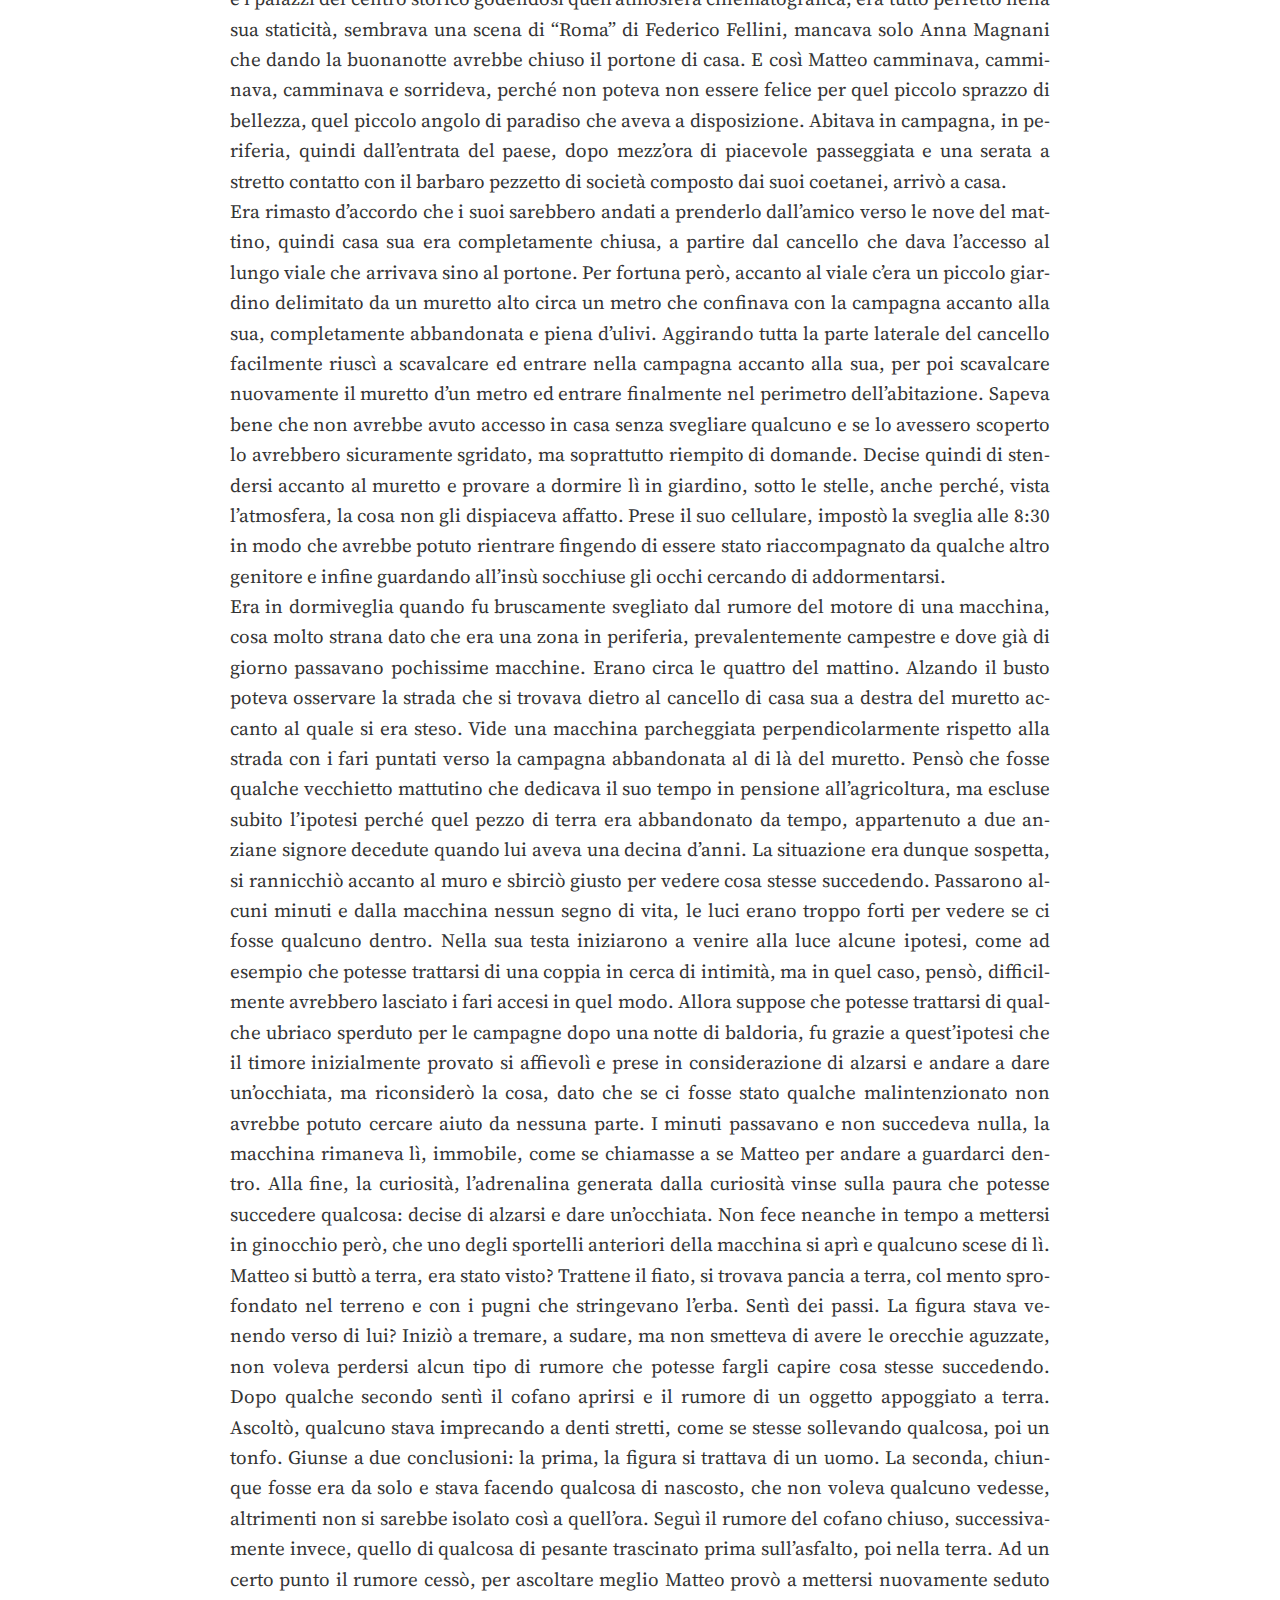
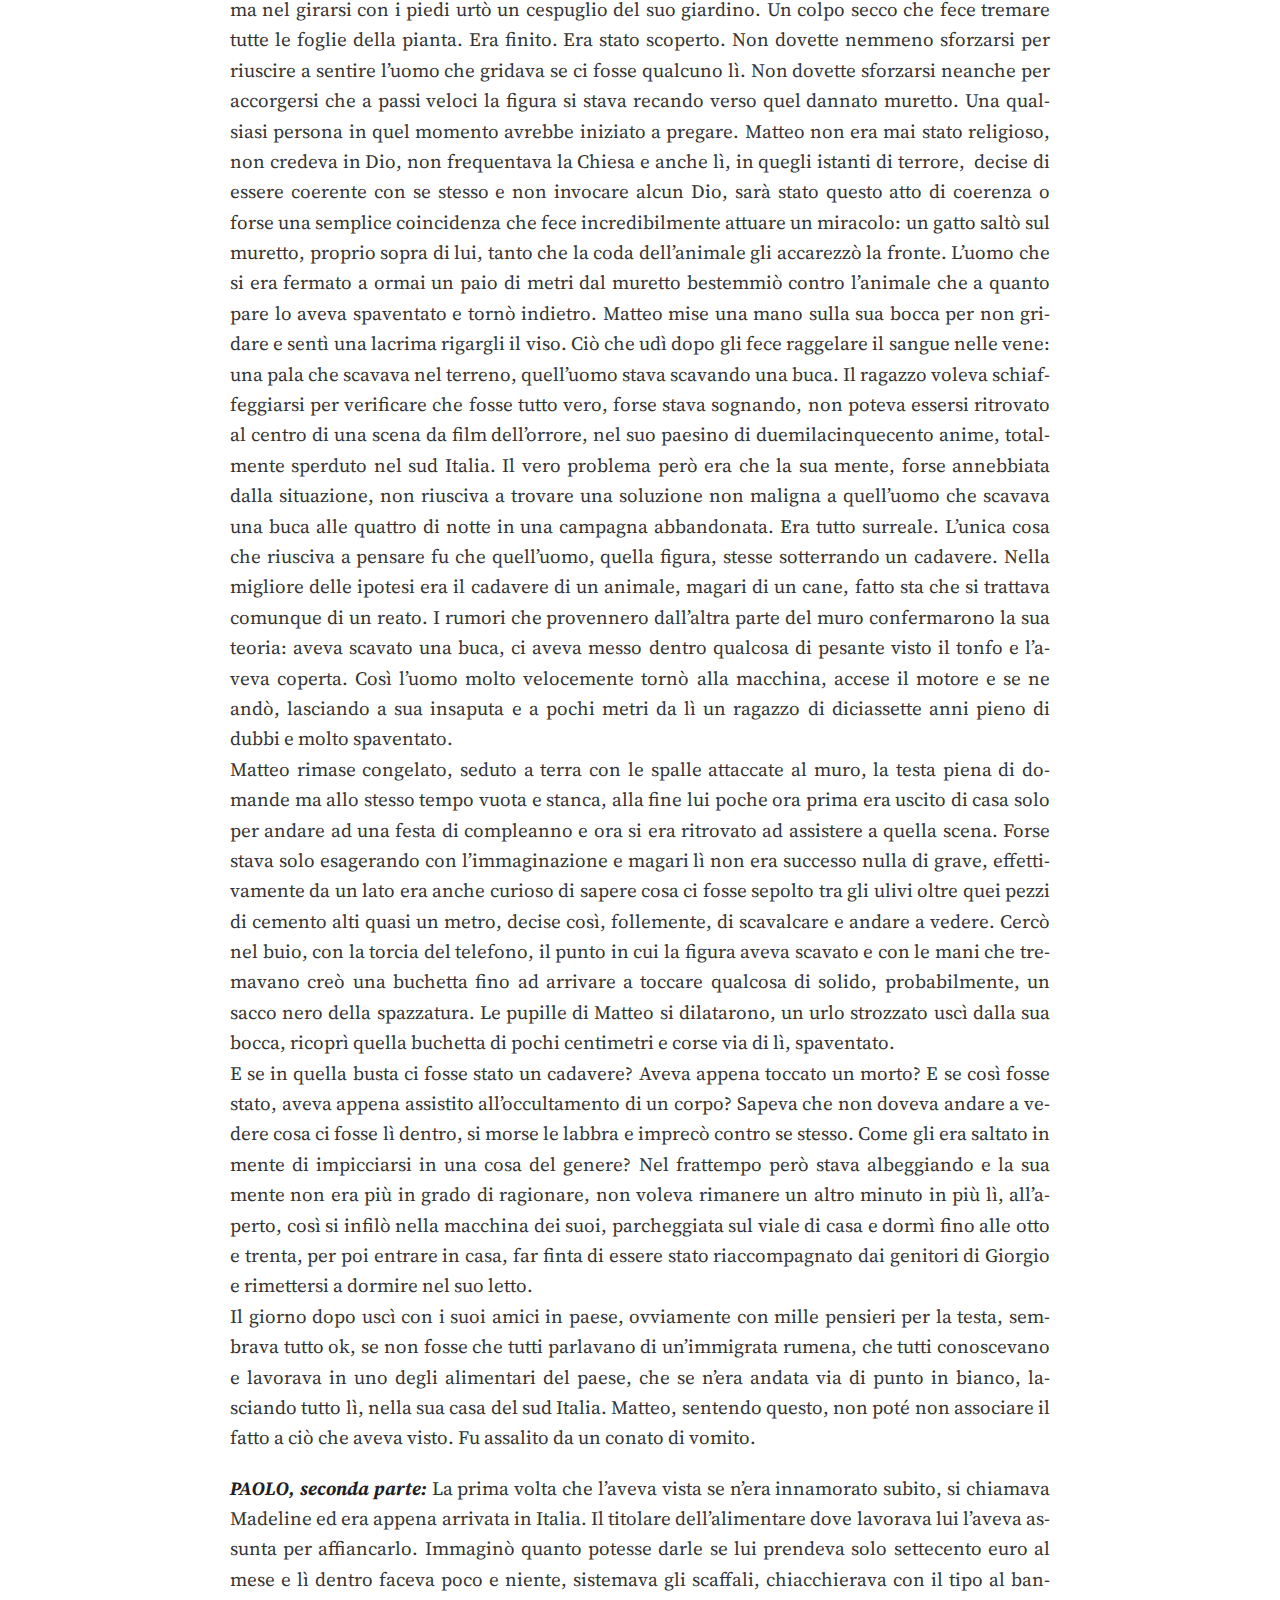
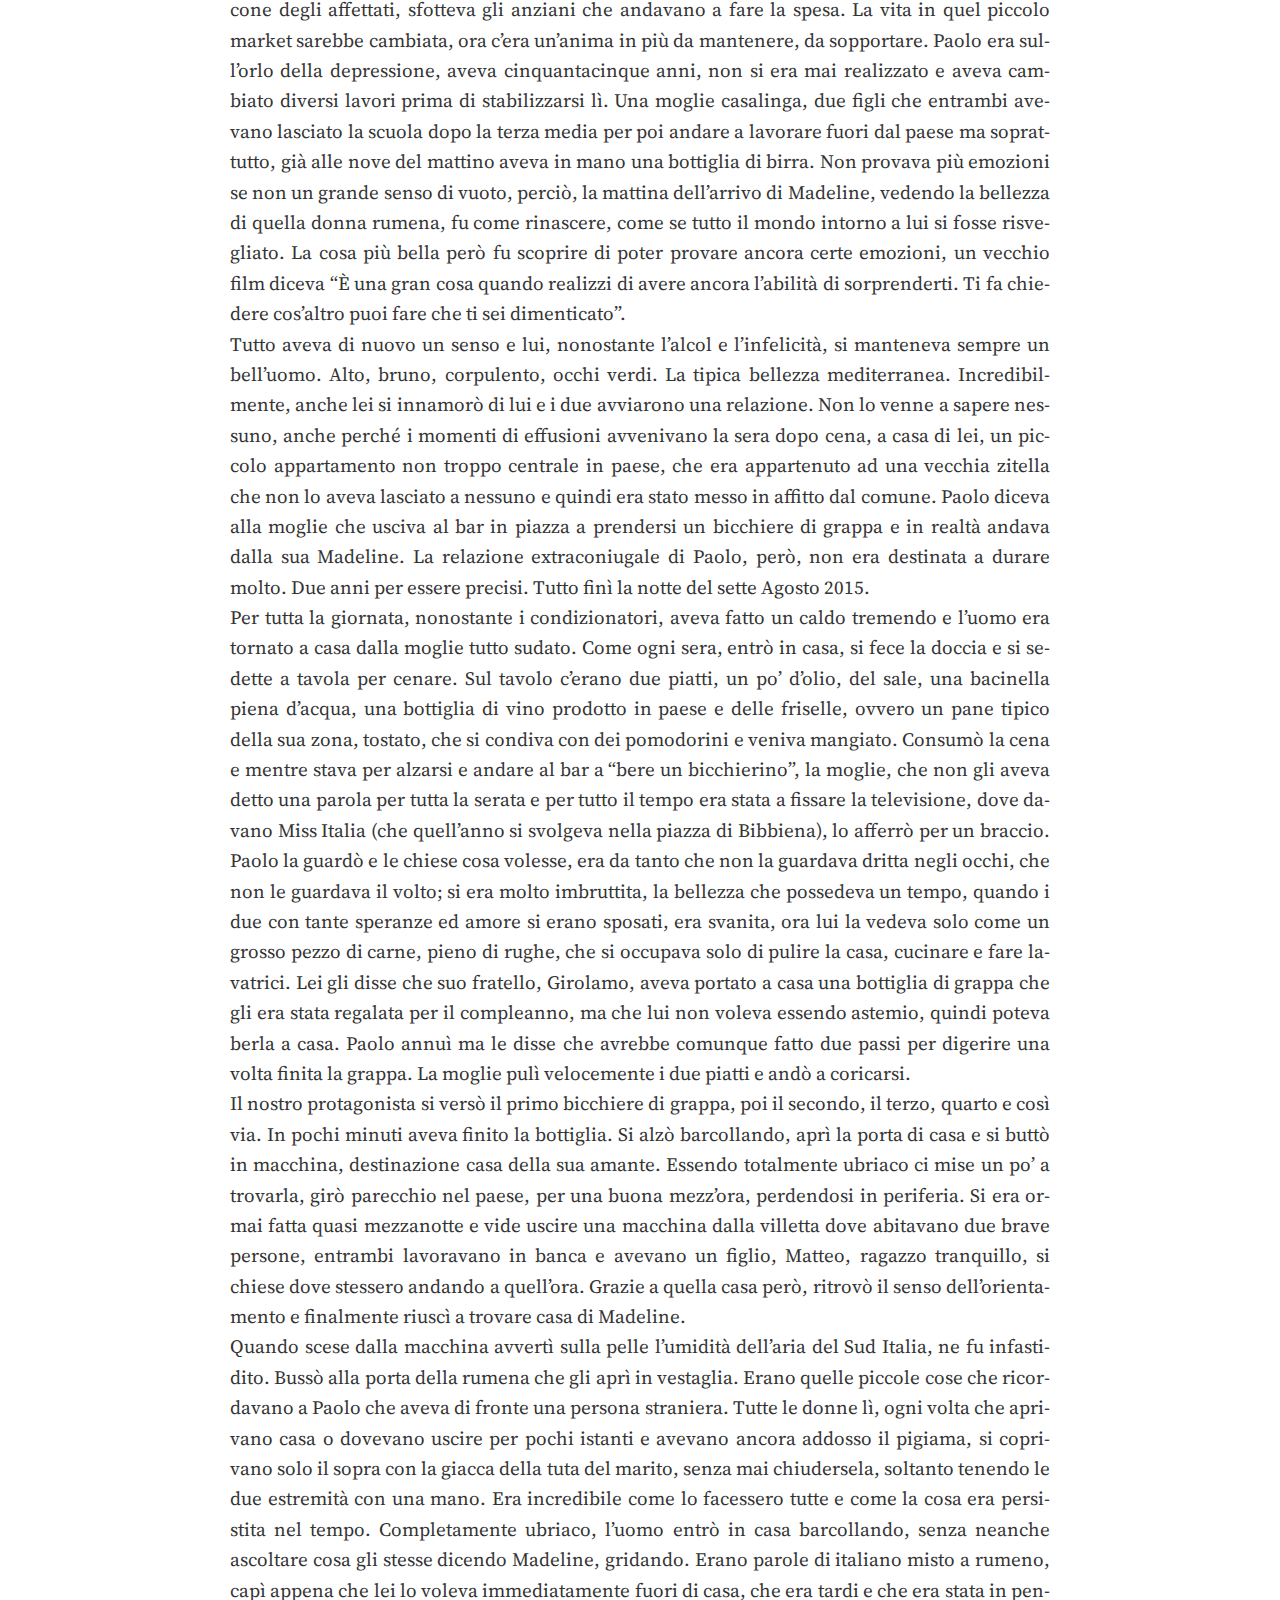
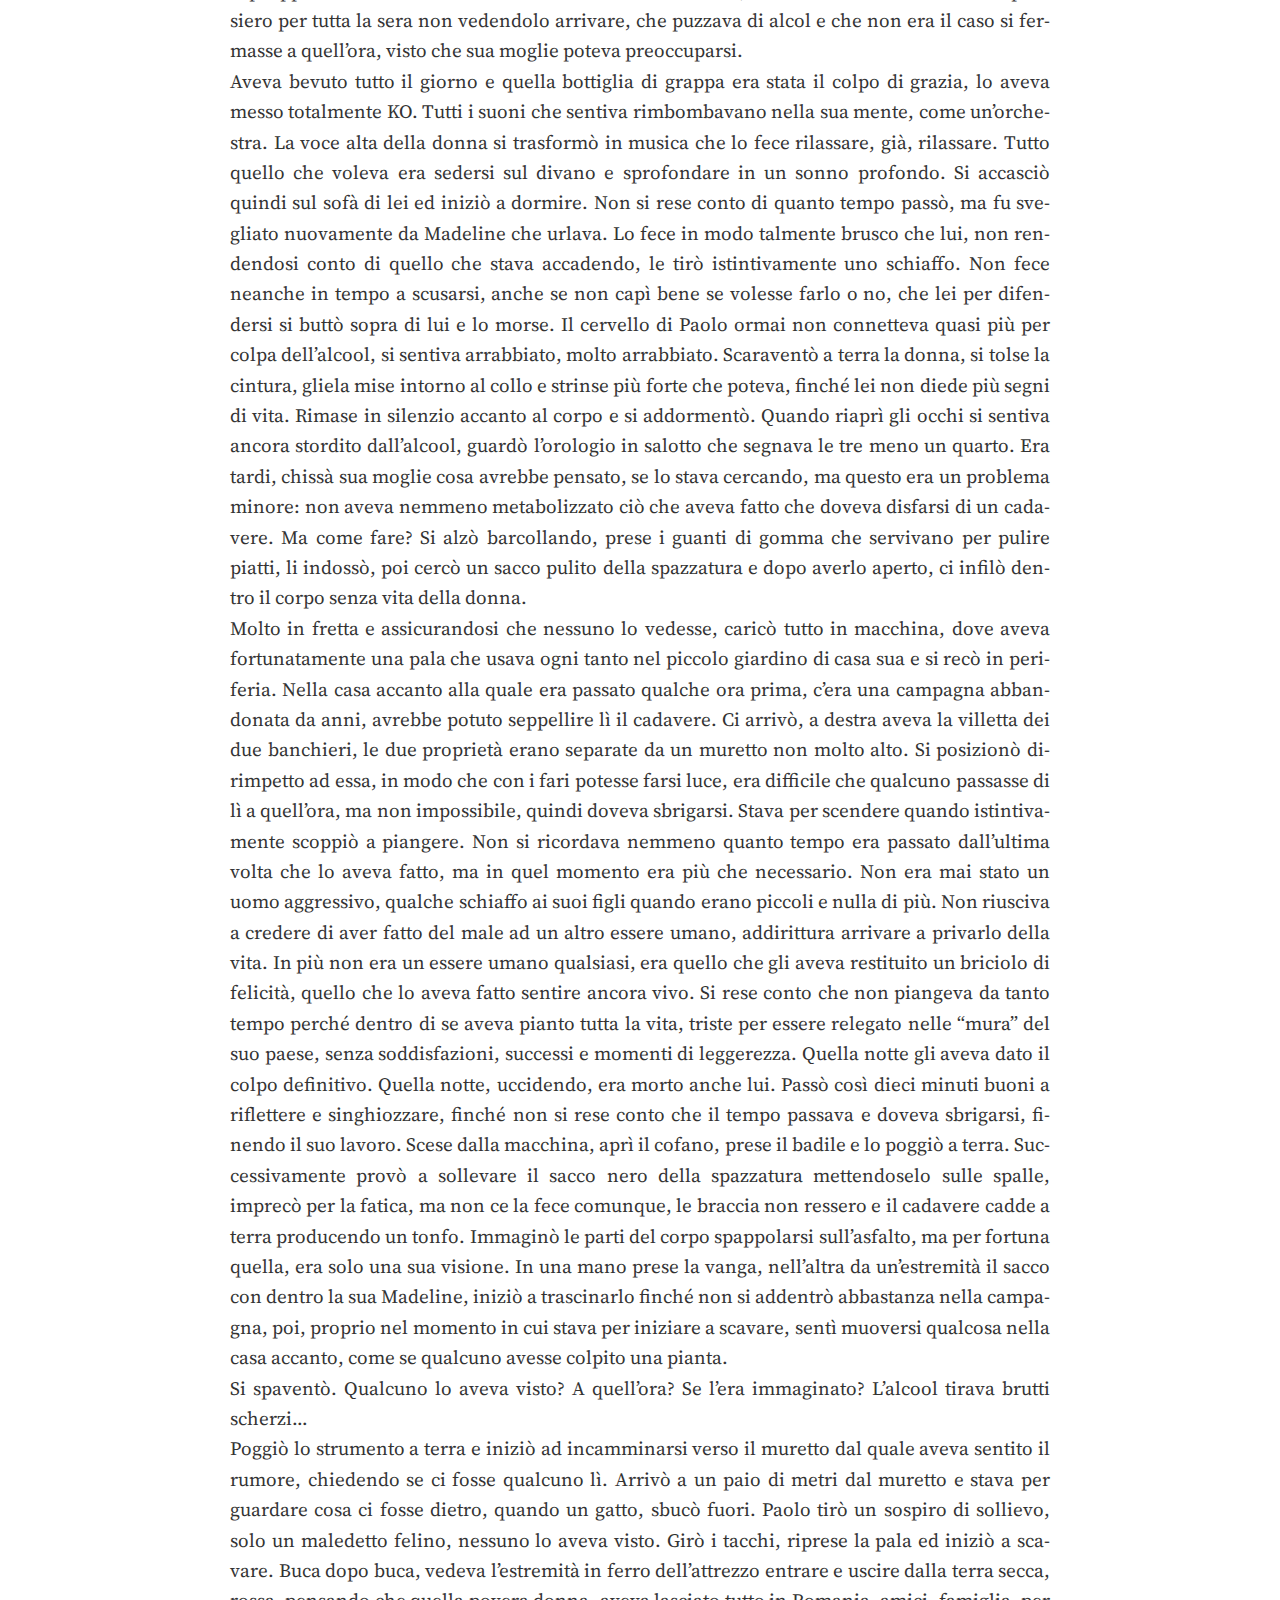
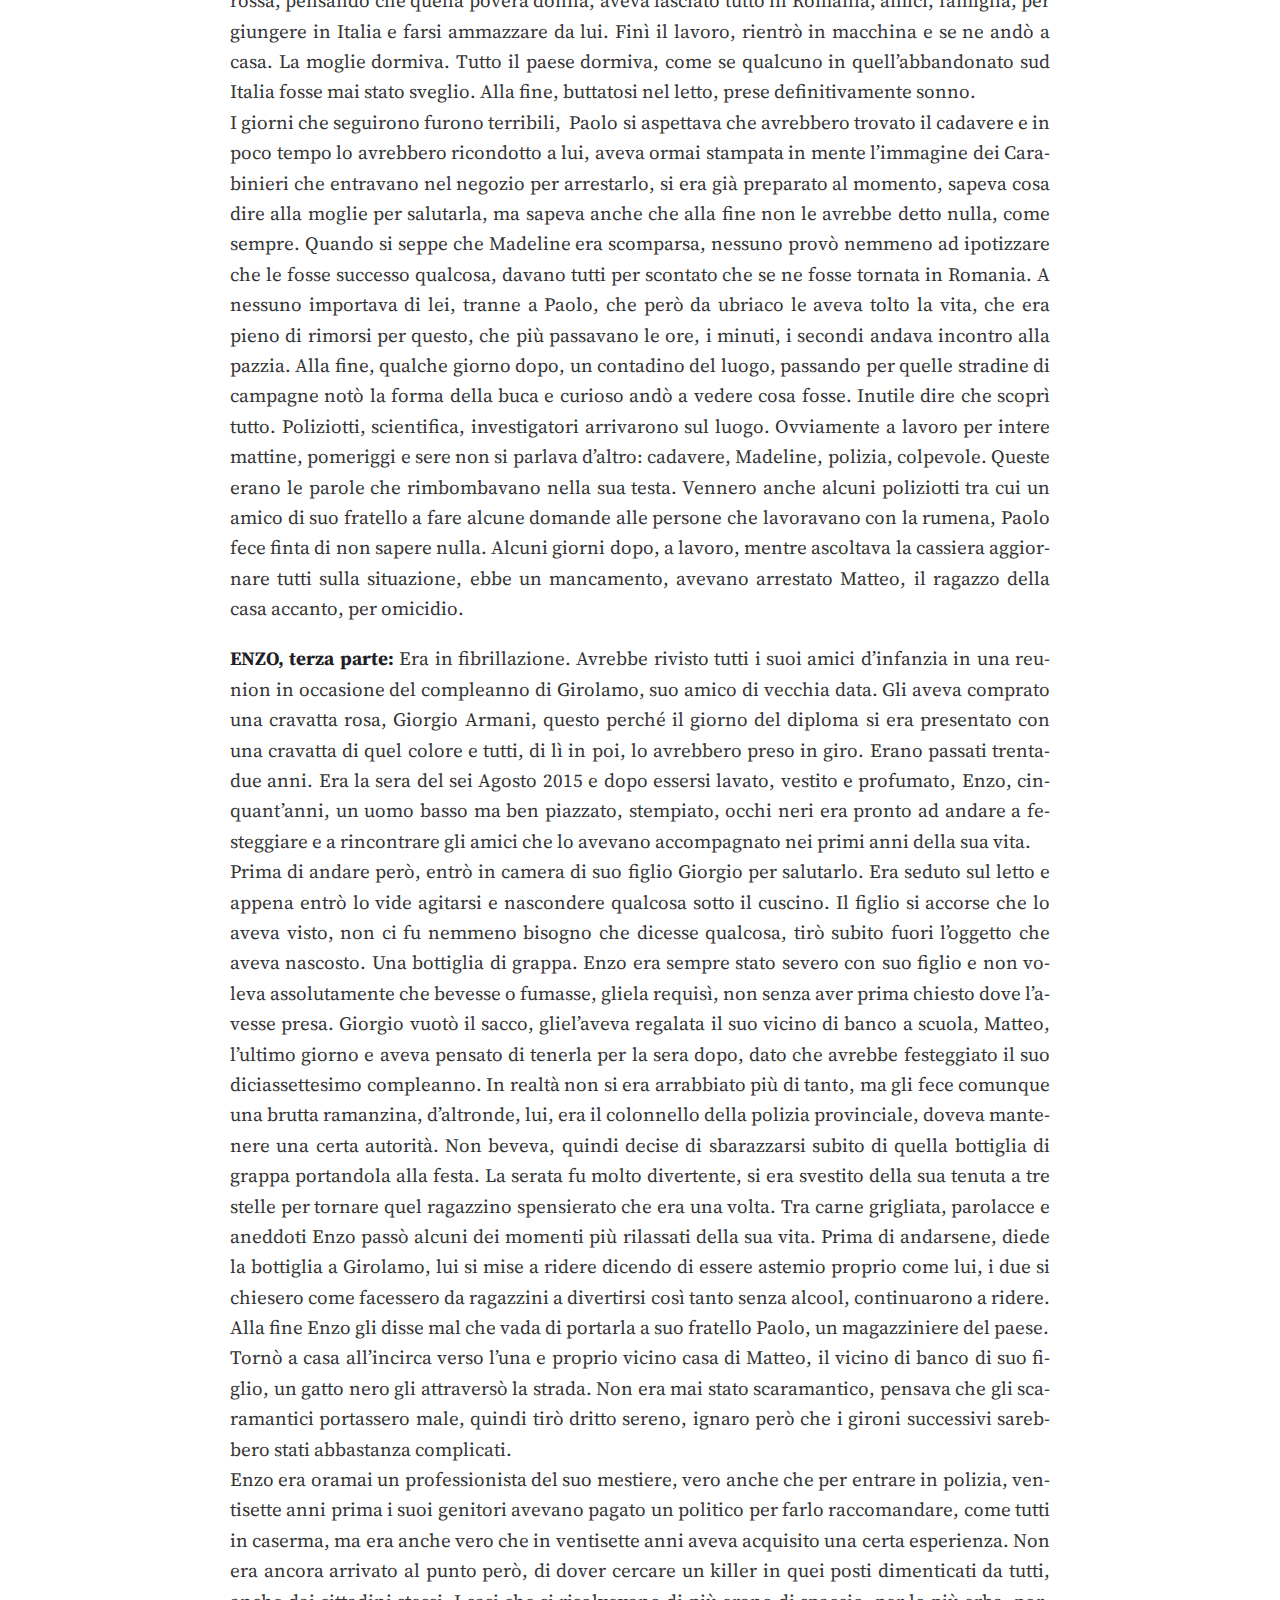
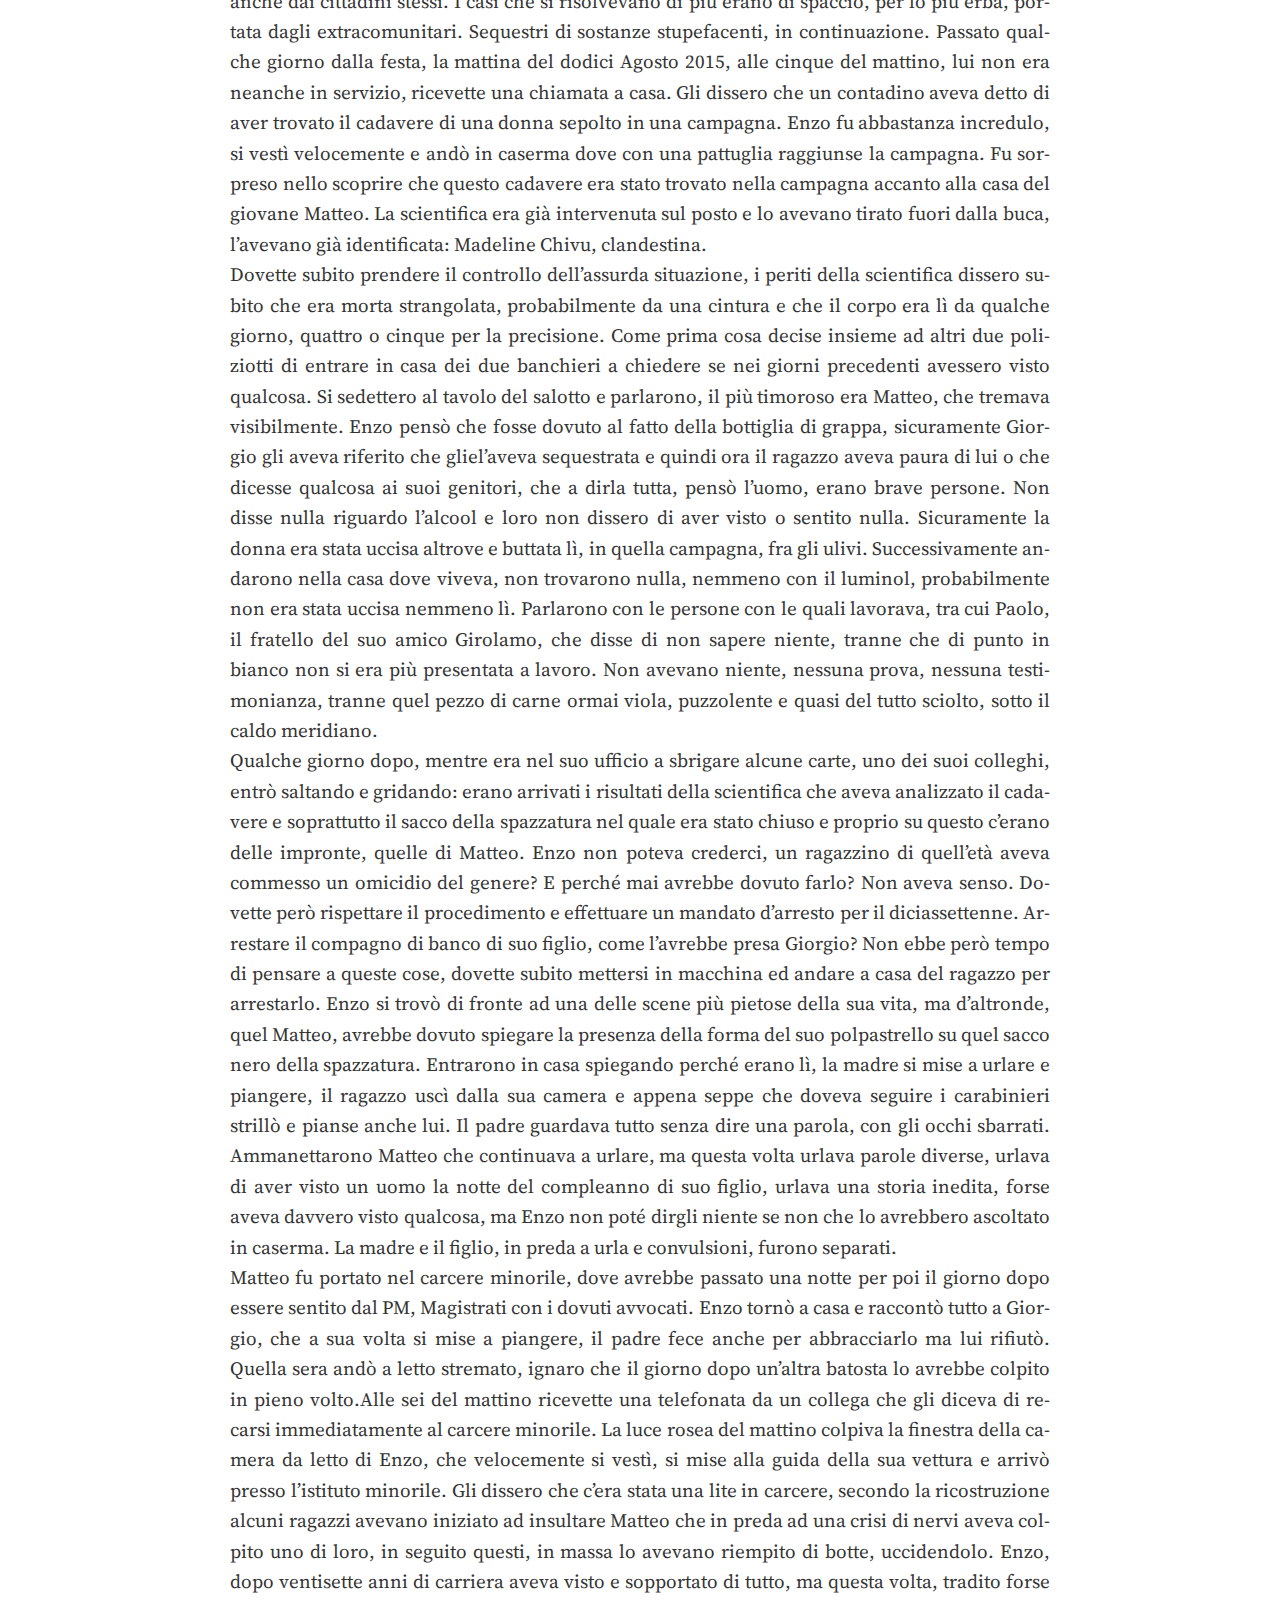
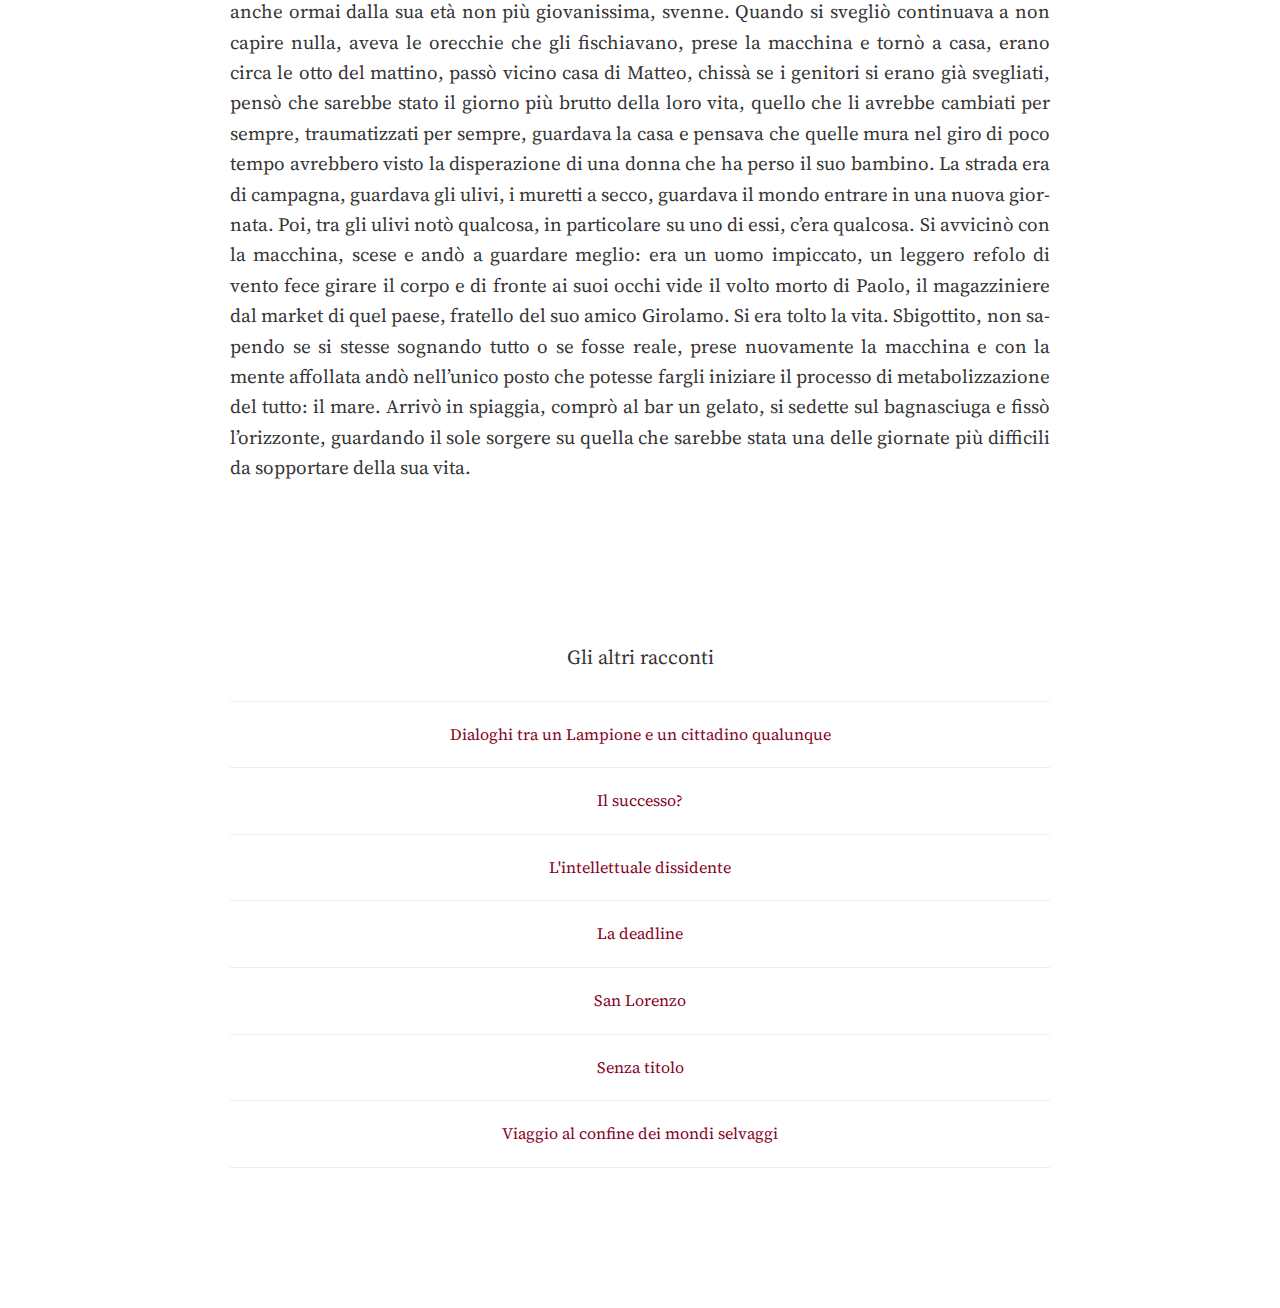
<file: meridione-per-principianti/index.html>
<!DOCTYPE html>
<html lang="it-IT">
	<head>
    <meta charset="utf-8">
<meta http-equiv="X-UA-Compatible" content="IE=edge,chrome=1">
<meta name="viewport" content="width=device-width, initial-scale=1">
<meta name="author" content="PCF Fic Challenge 2017">
<meta name="description" content="I racconti in gara">
<meta name="generator" content="Hugo 0.20.7" />
<title>Meridione per principianti</title>
<link href="https://fonts.googleapis.com/css?family=Source+Serif+Pro:400,600" rel="stylesheet">
<link rel="stylesheet" href="https://pokemoncentral.github.io/fic-challenge-2017/css/style.css">
<link rel="stylesheet" href="https://pokemoncentral.github.io/fic-challenge-2017/css/highlight.css">



<link rel="stylesheet" href="https://pokemoncentral.github.io/fic-challenge-2017/css/monosocialiconsfont.css">




<meta property="og:title" content="Meridione per principianti" />
<meta property="og:description" content="MATTEO, Prima parte: Ci sono momenti della vita in cui ti fermi ad ascoltare le storie degli altri, spesso negative; l&rsquo;amico di un amico che ha avuto un incidente stradale, un cugino di terzo grado a cui è stato diagnosticato un tumore. Non pensi mai che certi avvenimenti possano capitare a te. Nemmeno Matteo lo pensava, in verità non si era mai posto il problema, semplicemente, come tutte le grandi storie, questa gli cadde addosso all&rsquo;improvviso." />
<meta property="og:type" content="article" />
<meta property="og:url" content="https://pokemoncentral.github.io/fic-challenge-2017/meridione-per-principianti/" />


















<meta itemprop="name" content="Meridione per principianti">
<meta itemprop="description" content="MATTEO, Prima parte: Ci sono momenti della vita in cui ti fermi ad ascoltare le storie degli altri, spesso negative; l&rsquo;amico di un amico che ha avuto un incidente stradale, un cugino di terzo grado a cui è stato diagnosticato un tumore. Non pensi mai che certi avvenimenti possano capitare a te. Nemmeno Matteo lo pensava, in verità non si era mai posto il problema, semplicemente, come tutte le grandi storie, questa gli cadde addosso all&rsquo;improvviso.">



<meta itemprop="wordCount" content="5724">



<meta itemprop="keywords" content="" />



  <meta name="twitter:card" content="summary"/>



<meta name="twitter:text:title" content="Meridione per principianti"/>
<meta name="twitter:title" content="Meridione per principianti"/>
<meta name="twitter:description" content="MATTEO, Prima parte: Ci sono momenti della vita in cui ti fermi ad ascoltare le storie degli altri, spesso negative; l&rsquo;amico di un amico che ha avuto un incidente stradale, un cugino di terzo grado a cui è stato diagnosticato un tumore. Non pensi mai che certi avvenimenti possano capitare a te. Nemmeno Matteo lo pensava, in verità non si era mai posto il problema, semplicemente, come tutte le grandi storie, questa gli cadde addosso all&rsquo;improvviso."/>



    </head>
<body>
    <nav class="main-nav">
	
		<a href='https://pokemoncentral.github.io/fic-challenge-2017/'> <span class="arrow">←</span>Home</a>
	

	

	
</nav>

    <section id="wrapper">
        
        
<article class="post">
    <header>
        <h1>Meridione per principianti</h1>
        <h2 class="headline">
        <br>
        
        </h2>
    </header>
    <section id="post-body">
        <p><strong><em>MATTEO, Prima parte: </em></strong>Ci sono momenti della vita in cui ti fermi ad ascoltare le storie degli altri, spesso negative; l&rsquo;amico di un amico che ha avuto un incidente stradale, un cugino di terzo grado a cui è stato diagnosticato un tumore. Non pensi mai che certi avvenimenti possano capitare a te. Nemmeno Matteo lo pensava, in verità non si era mai posto il problema, semplicemente, come tutte le grandi storie, questa gli cadde addosso all&rsquo;improvviso. Era il sette Agosto 2015 e lui era stato invitato al compleanno di un suo compagno di classe. Lui li avrebbe compiuti un mese dopo anche se sembrava un ragazzo molto più grande, già maturo. Odiava le feste di compleanno, nel sud Italia avevano tutte la stessa prassi, un piccolo buffet con della rosticceria, un amico del festeggiato che si improvvisava deejay, tanto alcool e l&rsquo;immancabile erba. Matteo era astemio, non aveva mai fumato e odiava le canzoni commerciali che venivano riprodotte, ergo durante quei compleanni si sentiva un pesce fuor d&rsquo;acqua. Ma per gli amici questo ed altro, l&rsquo;ultimo giorno di scuola era arrivato addirittura a comprare una bottiglia di grappa per i suoi coetanei. Giorgio, il compagno di classe, per tutto il primo liceo addirittura vicino di banco, si era fatto prestare la villa (con piscina) di un amico, per festeggiare tutta la notte. La piscina rincuorava abbastanza il ragazzo, soprattutto perché mentre tutti bevevano e si comportavano da &ldquo;animali&rdquo;, avrebbe potuto fare una nuotata e rilassarsi.<br />
Dunque, un po&rsquo; prima di mezzanotte, si fece accompagnare in questa villa che si trovava in un paese a pochi chilometri dal suo. Arrivato lì, la situazione era la solita. Matteo fece un bel respiro e si tuffò nella serata, cercando di camuffare la sua infelicità e di recitare la parte di quello che si divertiva. Stranamente c&rsquo;era solo una ragazza, la conosceva perché era nella sua stessa classe alle medie, la salutò. Durante il corso della serata, fino alle due di notte, non successe niente di particolare, a parte la giovane che non avendo il costume da bagno, dopo cinque drink decise di spogliarsi in intimo e buttarsi con una quindicina di maschi in piscina che a un certo punto la accerchiarono incitandola a spogliarsi del tutto. Matteo fu abbastanza inorridito dalla scena, tutti questi ragazzi che sbattevano su e giù le braccia in acqua, gridando a lei, diciassettenne ubriaca e compiaciuta di ciò che stava facendo, di togliersi tutto. E lei lo fece. Lanciò via il reggiseno che cadde in acqua, vicino a dove si era seduto Matteo che con tutta la volontà del mondo non era riuscito ad unirsi alla mandria di quelli che ai suoi occhi erano gorilla con gli ormoni in tempesta.<br />
Come dice un vecchio detto: &ldquo;Non succede mai nulla di buono dopo le due di notte&rdquo; e infatti quella sera, circa verso quell&rsquo;orario, il gruppo si spostò sotto il portico della villa a rollarsi una canna. Non fecero neanche in tempo ad accenderla che i genitori del ragazzo che aveva prestato la villa a Giorgio arrivarono a controllare che fosse tutto calmo, ovviamente non lo era. I signori lo presero in disparte e lo sgridarono, infine, viste le circostanze, cacciarono tutti dalla casa. Per fortuna di Matteo la madre dell&rsquo;amica ubriaca e mezza nuda alle tre di notte, era inspiegabilmente libera e poteva venirla a prendere. Con grande imbarazzo anche lui chiese un passaggio e dopo un&rsquo;interminabile viaggio in macchina pieno di tensione per lo status della ragazza, fu lasciato all&rsquo;entrata del suo paese. Erano le tre di una calda notte d&rsquo;Agosto, ed è qui che la vita di questo singolare ragazzino stava per cambiare, un ragazzino maturo, avanti rispetto agli altri ma comunque non pronto a quello che stava per vivere. Ora immaginate, un paese composto da duemilacinquecento abitanti, per lo più vecchietti, completamente vuoto a quell&rsquo;orario, secco, asciutto, silenzioso. L&rsquo;unico segno di vita era Matteo che camminava tra le mura e i palazzi del centro storico godendosi quell&rsquo;atmosfera cinematografica, era tutto perfetto nella sua staticità, sembrava una scena di &ldquo;Roma&rdquo; di Federico Fellini, mancava solo Anna Magnani che dando la buonanotte avrebbe chiuso il portone di casa. E così Matteo camminava, camminava, camminava e sorrideva, perché non poteva non essere felice per quel piccolo sprazzo di bellezza, quel piccolo angolo di paradiso che aveva a disposizione. Abitava in campagna, in periferia, quindi dall&rsquo;entrata del paese, dopo mezz&rsquo;ora di piacevole passeggiata e una serata a stretto contatto con il barbaro pezzetto di società composto dai suoi coetanei, arrivò a casa.<br />
Era rimasto d&rsquo;accordo che i suoi sarebbero andati a prenderlo dall&rsquo;amico verso le nove del mattino, quindi casa sua era completamente chiusa, a partire dal cancello che dava l&rsquo;accesso al lungo viale che arrivava sino al portone. Per fortuna però, accanto al viale c&rsquo;era un piccolo giardino delimitato da un muretto alto circa un metro che confinava con la campagna accanto alla sua, completamente abbandonata e piena d&rsquo;ulivi. Aggirando tutta la parte laterale del cancello facilmente riuscì a scavalcare ed entrare nella campagna accanto alla sua, per poi scavalcare nuovamente il muretto d&rsquo;un metro ed entrare finalmente nel perimetro dell&rsquo;abitazione. Sapeva bene che non avrebbe avuto accesso in casa senza svegliare qualcuno e se lo avessero scoperto lo avrebbero sicuramente sgridato, ma soprattutto riempito di domande. Decise quindi di stendersi accanto al muretto e provare a dormire lì in giardino, sotto le stelle, anche perché, vista l&rsquo;atmosfera, la cosa non gli dispiaceva affatto. Prese il suo cellulare, impostò la sveglia alle 8:30 in modo che avrebbe potuto rientrare fingendo di essere stato riaccompagnato da qualche altro genitore e infine guardando all&rsquo;insù socchiuse gli occhi cercando di addormentarsi.<br />
Era in dormiveglia quando fu bruscamente svegliato dal rumore del motore di una macchina, cosa molto strana dato che era una zona in periferia, prevalentemente campestre e dove già di giorno passavano pochissime macchine. Erano circa le quattro del mattino. Alzando il busto poteva osservare la strada che si trovava dietro al cancello di casa sua a destra del muretto accanto al quale si era steso. Vide una macchina parcheggiata perpendicolarmente rispetto alla strada con i fari puntati verso la campagna abbandonata al di là del muretto. Pensò che fosse qualche vecchietto mattutino che dedicava il suo tempo in pensione all&rsquo;agricoltura, ma escluse subito l&rsquo;ipotesi perché quel pezzo di terra era abbandonato da tempo, appartenuto a due anziane signore decedute quando lui aveva una decina d&rsquo;anni. La situazione era dunque sospetta, si rannicchiò accanto al muro e sbirciò giusto per vedere cosa stesse succedendo. Passarono alcuni minuti e dalla macchina nessun segno di vita, le luci erano troppo forti per vedere se ci fosse qualcuno dentro. Nella sua testa iniziarono a venire alla luce alcune ipotesi, come ad esempio che potesse trattarsi di una coppia in cerca di intimità, ma in quel caso, pensò, difficilmente avrebbero lasciato i fari accesi in quel modo. Allora suppose che potesse trattarsi di qualche ubriaco sperduto per le campagne dopo una notte di baldoria, fu grazie a quest&rsquo;ipotesi che il timore inizialmente provato si affievolì e prese in considerazione di alzarsi e andare a dare un&rsquo;occhiata, ma riconsiderò la cosa, dato che se ci fosse stato qualche malintenzionato non avrebbe potuto cercare aiuto da nessuna parte. I minuti passavano e non succedeva nulla, la macchina rimaneva lì, immobile, come se chiamasse a se Matteo per andare a guardarci dentro. Alla fine, la curiosità, l&rsquo;adrenalina generata dalla curiosità vinse sulla paura che potesse succedere qualcosa: decise di alzarsi e dare un&rsquo;occhiata. Non fece neanche in tempo a mettersi in ginocchio però, che uno degli sportelli anteriori della macchina si aprì e qualcuno scese di lì. Matteo si buttò a terra, era stato visto? Trattene il fiato, si trovava pancia a terra, col mento sprofondato nel terreno e con i pugni che stringevano l&rsquo;erba. Sentì dei passi. La figura stava venendo verso di lui? Iniziò a tremare, a sudare, ma non smetteva di avere le orecchie aguzzate, non voleva perdersi alcun tipo di rumore che potesse fargli capire cosa stesse succedendo. Dopo qualche secondo sentì il cofano aprirsi e il rumore di un oggetto appoggiato a terra. Ascoltò, qualcuno stava imprecando a denti stretti, come se stesse sollevando qualcosa, poi un tonfo. Giunse a due conclusioni: la prima, la figura si trattava di un uomo. La seconda, chiunque fosse era da solo e stava facendo qualcosa di nascosto, che non voleva qualcuno vedesse, altrimenti non si sarebbe isolato così a quell&rsquo;ora. Seguì il rumore del cofano chiuso, successivamente invece, quello di qualcosa di pesante trascinato prima sull&rsquo;asfalto, poi nella terra. Ad un certo punto il rumore cessò, per ascoltare meglio Matteo provò a mettersi nuovamente seduto ma nel girarsi con i piedi urtò un cespuglio del suo giardino. Un colpo secco che fece tremare tutte le foglie della pianta. Era finito. Era stato scoperto. Non dovette nemmeno sforzarsi per riuscire a sentire l&rsquo;uomo che gridava se ci fosse qualcuno lì. Non dovette sforzarsi neanche per accorgersi che a passi veloci la figura si stava recando verso quel dannato muretto. Una qualsiasi persona in quel momento avrebbe iniziato a pregare. Matteo non era mai stato religioso, non credeva in Dio, non frequentava la Chiesa e anche lì, in quegli istanti di terrore,  decise di essere coerente con se stesso e non invocare alcun Dio, sarà stato questo atto di coerenza o forse una semplice coincidenza che fece incredibilmente attuare un miracolo: un gatto saltò sul muretto, proprio sopra di lui, tanto che la coda dell&rsquo;animale gli accarezzò la fronte. L&rsquo;uomo che si era fermato a ormai un paio di metri dal muretto bestemmiò contro l&rsquo;animale che a quanto pare lo aveva spaventato e tornò indietro. Matteo mise una mano sulla sua bocca per non gridare e sentì una lacrima rigargli il viso. Ciò che udì dopo gli fece raggelare il sangue nelle vene: una pala che scavava nel terreno, quell&rsquo;uomo stava scavando una buca. Il ragazzo voleva schiaffeggiarsi per verificare che fosse tutto vero, forse stava sognando, non poteva essersi ritrovato al centro di una scena da film dell&rsquo;orrore, nel suo paesino di duemilacinquecento anime, totalmente sperduto nel sud Italia. Il vero problema però era che la sua mente, forse annebbiata dalla situazione, non riusciva a trovare una soluzione non maligna a quell&rsquo;uomo che scavava una buca alle quattro di notte in una campagna abbandonata. Era tutto surreale. L&rsquo;unica cosa che riusciva a pensare fu che quell&rsquo;uomo, quella figura, stesse sotterrando un cadavere. Nella migliore delle ipotesi era il cadavere di un animale, magari di un cane, fatto sta che si trattava comunque di un reato. I rumori che provennero dall&rsquo;altra parte del muro confermarono la sua teoria: aveva scavato una buca, ci aveva messo dentro qualcosa di pesante visto il tonfo e l&rsquo;aveva coperta. Così l&rsquo;uomo molto velocemente tornò alla macchina, accese il motore e se ne andò, lasciando a sua insaputa e a pochi metri da lì un ragazzo di diciassette anni pieno di dubbi e molto spaventato.<br />
Matteo rimase congelato, seduto a terra con le spalle attaccate al muro, la testa piena di domande ma allo stesso tempo vuota e stanca, alla fine lui poche ora prima era uscito di casa solo per andare ad una festa di compleanno e ora si era ritrovato ad assistere a quella scena. Forse stava solo esagerando con l&rsquo;immaginazione e magari lì non era successo nulla di grave, effettivamente da un lato era anche curioso di sapere cosa ci fosse sepolto tra gli ulivi oltre quei pezzi di cemento alti quasi un metro, decise così, follemente, di scavalcare e andare a vedere. Cercò nel buio, con la torcia del telefono, il punto in cui la figura aveva scavato e con le mani che tremavano creò una buchetta fino ad arrivare a toccare qualcosa di solido, probabilmente, un sacco nero della spazzatura. Le pupille di Matteo si dilatarono, un urlo strozzato uscì dalla sua bocca, ricoprì quella buchetta di pochi centimetri e corse via di lì, spaventato.<br />
E se in quella busta ci fosse stato un cadavere? Aveva appena toccato un morto? E se così fosse stato, aveva appena assistito all&rsquo;occultamento di un corpo? Sapeva che non doveva andare a vedere cosa ci fosse lì dentro, si morse le labbra e imprecò contro se stesso. Come gli era saltato in mente di impicciarsi in una cosa del genere? Nel frattempo però stava albeggiando e la sua mente non era più in grado di ragionare, non voleva rimanere un altro minuto in più lì, all&rsquo;aperto, così si infilò nella macchina dei suoi, parcheggiata sul viale di casa e dormì fino alle otto e trenta, per poi entrare in casa, far finta di essere stato riaccompagnato dai genitori di Giorgio e rimettersi a dormire nel suo letto.<br />
Il giorno dopo uscì con i suoi amici in paese, ovviamente con mille pensieri per la testa, sembrava tutto ok, se non fosse che tutti parlavano di un&rsquo;immigrata rumena, che tutti conoscevano e lavorava in uno degli alimentari del paese, che se n&rsquo;era andata via di punto in bianco, lasciando tutto lì, nella sua casa del sud Italia. Matteo, sentendo questo, non poté non associare il fatto a ciò che aveva visto. Fu assalito da un conato di vomito. </p>

<p><strong><em>PAOLO, seconda parte: </em></strong>La prima volta che l&rsquo;aveva vista se n&rsquo;era innamorato subito, si chiamava Madeline ed era appena arrivata in Italia. Il titolare dell&rsquo;alimentare dove lavorava lui l&rsquo;aveva assunta per affiancarlo. Immaginò quanto potesse darle se lui prendeva solo settecento euro al mese e lì dentro faceva poco e niente, sistemava gli scaffali, chiacchierava con il tipo al bancone degli affettati, sfotteva gli anziani che andavano a fare la spesa. La vita in quel piccolo market sarebbe cambiata, ora c&rsquo;era un&rsquo;anima in più da mantenere, da sopportare. Paolo era sull&rsquo;orlo della depressione, aveva cinquantacinque anni, non si era mai realizzato e aveva cambiato diversi lavori prima di stabilizzarsi lì. Una moglie casalinga, due figli che entrambi avevano lasciato la scuola dopo la terza media per poi andare a lavorare fuori dal paese ma soprattutto, già alle nove del mattino aveva in mano una bottiglia di birra. Non provava più emozioni se non un grande senso di vuoto, perciò, la mattina dell&rsquo;arrivo di Madeline, vedendo la bellezza di quella donna rumena, fu come rinascere, come se tutto il mondo intorno a lui si fosse risvegliato. La cosa più bella però fu scoprire di poter provare ancora certe emozioni, un vecchio film diceva &ldquo;È una gran cosa quando realizzi di avere ancora l&rsquo;abilità di sorprenderti. Ti fa chiedere cos&rsquo;altro puoi fare che ti sei dimenticato&rdquo;.<br />
Tutto aveva di nuovo un senso e lui, nonostante l&rsquo;alcol e l&rsquo;infelicità, si manteneva sempre un bell&rsquo;uomo. Alto, bruno, corpulento, occhi verdi. La tipica bellezza mediterranea. Incredibilmente, anche lei si innamorò di lui e i due avviarono una relazione. Non lo venne a sapere nessuno, anche perché i momenti di effusioni avvenivano la sera dopo cena, a casa di lei, un piccolo appartamento non troppo centrale in paese, che era appartenuto ad una vecchia zitella che non lo aveva lasciato a nessuno e quindi era stato messo in affitto dal comune. Paolo diceva alla moglie che usciva al bar in piazza a prendersi un bicchiere di grappa e in realtà andava dalla sua Madeline. La relazione extraconiugale di Paolo, però, non era destinata a durare molto. Due anni per essere precisi. Tutto finì la notte del sette Agosto 2015.<br />
Per tutta la giornata, nonostante i condizionatori, aveva fatto un caldo tremendo e l&rsquo;uomo era tornato a casa dalla moglie tutto sudato. Come ogni sera, entrò in casa, si fece la doccia e si sedette a tavola per cenare. Sul tavolo c&rsquo;erano due piatti, un po&rsquo; d&rsquo;olio, del sale, una bacinella piena d&rsquo;acqua, una bottiglia di vino prodotto in paese e delle friselle, ovvero un pane tipico della sua zona, tostato, che si condiva con dei pomodorini e veniva mangiato. Consumò la cena e mentre stava per alzarsi e andare al bar a &ldquo;bere un bicchierino&rdquo;, la moglie, che non gli aveva detto una parola per tutta la serata e per tutto il tempo era stata a fissare la televisione, dove davano Miss Italia (che quell&rsquo;anno si svolgeva nella piazza di Bibbiena), lo afferrò per un braccio. Paolo la guardò e le chiese cosa volesse, era da tanto che non la guardava dritta negli occhi, che non le guardava il volto; si era molto imbruttita, la bellezza che possedeva un tempo, quando i due con tante speranze ed amore si erano sposati, era svanita, ora lui la vedeva solo come un grosso pezzo di carne, pieno di rughe, che si occupava solo di pulire la casa, cucinare e fare lavatrici. Lei gli disse che suo fratello, Girolamo, aveva portato a casa una bottiglia di grappa che gli era stata regalata per il compleanno, ma che lui non voleva essendo astemio, quindi poteva berla a casa. Paolo annuì ma le disse che avrebbe comunque fatto due passi per digerire una volta finita la grappa. La moglie pulì velocemente i due piatti e andò a coricarsi.<br />
Il nostro protagonista si versò il primo bicchiere di grappa, poi il secondo, il terzo, quarto e così via. In pochi minuti aveva finito la bottiglia. Si alzò barcollando, aprì la porta di casa e si buttò in macchina, destinazione casa della sua amante. Essendo totalmente ubriaco ci mise un po&rsquo; a trovarla, girò parecchio nel paese, per una buona mezz&rsquo;ora, perdendosi in periferia. Si era ormai fatta quasi mezzanotte e vide uscire una macchina dalla villetta dove abitavano due brave persone, entrambi lavoravano in banca e avevano un figlio, Matteo, ragazzo tranquillo, si chiese dove stessero andando a quell&rsquo;ora. Grazie a quella casa però, ritrovò il senso dell&rsquo;orientamento e finalmente riuscì a trovare casa di Madeline.<br />
Quando scese dalla macchina avvertì sulla pelle l&rsquo;umidità dell&rsquo;aria del Sud Italia, ne fu infastidito. Bussò alla porta della rumena che gli aprì in vestaglia. Erano quelle piccole cose che ricordavano a Paolo che aveva di fronte una persona straniera. Tutte le donne lì, ogni volta che aprivano casa o dovevano uscire per pochi istanti e avevano ancora addosso il pigiama, si coprivano solo il sopra con la giacca della tuta del marito, senza mai chiudersela, soltanto tenendo le due estremità con una mano. Era incredibile come lo facessero tutte e come la cosa era persistita nel tempo. Completamente ubriaco, l&rsquo;uomo entrò in casa barcollando, senza neanche ascoltare cosa gli stesse dicendo Madeline, gridando. Erano parole di italiano misto a rumeno, capì appena che lei lo voleva immediatamente fuori di casa, che era tardi e che era stata in pensiero per tutta la sera non vedendolo arrivare, che puzzava di alcol e che non era il caso si fermasse a quell&rsquo;ora, visto che sua moglie poteva preoccuparsi.<br />
Aveva bevuto tutto il giorno e quella bottiglia di grappa era stata il colpo di grazia, lo aveva messo totalmente KO. Tutti i suoni che sentiva rimbombavano nella sua mente, come un&rsquo;orchestra. La voce alta della donna si trasformò in musica che lo fece rilassare, già, rilassare. Tutto quello che voleva era sedersi sul divano e sprofondare in un sonno profondo. Si accasciò quindi sul sofà di lei ed iniziò a dormire. Non si rese conto di quanto tempo passò, ma fu svegliato nuovamente da Madeline che urlava. Lo fece in modo talmente brusco che lui, non rendendosi conto di quello che stava accadendo, le tirò istintivamente uno schiaffo. Non fece neanche in tempo a scusarsi, anche se non capì bene se volesse farlo o no, che lei per difendersi si buttò sopra di lui e lo morse. Il cervello di Paolo ormai non connetteva quasi più per colpa dell&rsquo;alcool, si sentiva arrabbiato, molto arrabbiato. Scaraventò a terra la donna, si tolse la cintura, gliela mise intorno al collo e strinse più forte che poteva, finché lei non diede più segni di vita. Rimase in silenzio accanto al corpo e si addormentò. Quando riaprì gli occhi si sentiva ancora stordito dall&rsquo;alcool, guardò l&rsquo;orologio in salotto che segnava le tre meno un quarto. Era tardi, chissà sua moglie cosa avrebbe pensato, se lo stava cercando, ma questo era un problema minore: non aveva nemmeno metabolizzato ciò che aveva fatto che doveva disfarsi di un cadavere. Ma come fare? Si alzò barcollando, prese i guanti di gomma che servivano per pulire piatti, li indossò, poi cercò un sacco pulito della spazzatura e dopo averlo aperto, ci infilò dentro il corpo senza vita della donna.<br />
Molto in fretta e assicurandosi che nessuno lo vedesse, caricò tutto in macchina, dove aveva fortunatamente una pala che usava ogni tanto nel piccolo giardino di casa sua e si recò in periferia. Nella casa accanto alla quale era passato qualche ora prima, c&rsquo;era una campagna abbandonata da anni, avrebbe potuto seppellire lì il cadavere. Ci arrivò, a destra aveva la villetta dei due banchieri, le due proprietà erano separate da un muretto non molto alto. Si posizionò dirimpetto ad essa, in modo che con i fari potesse farsi luce, era difficile che qualcuno passasse di lì a quell&rsquo;ora, ma non impossibile, quindi doveva sbrigarsi. Stava per scendere quando istintivamente scoppiò a piangere. Non si ricordava nemmeno quanto tempo era passato dall&rsquo;ultima volta che lo aveva fatto, ma in quel momento era più che necessario. Non era mai stato un uomo aggressivo, qualche schiaffo ai suoi figli quando erano piccoli e nulla di più. Non riusciva a credere di aver fatto del male ad un altro essere umano, addirittura arrivare a privarlo della vita. In più non era un essere umano qualsiasi, era quello che gli aveva restituito un briciolo di felicità, quello che lo aveva fatto sentire ancora vivo. Si rese conto che non piangeva da tanto tempo perché dentro di se aveva pianto tutta la vita, triste per essere relegato nelle &ldquo;mura&rdquo; del suo paese, senza soddisfazioni, successi e momenti di leggerezza. Quella notte gli aveva dato il colpo definitivo. Quella notte, uccidendo, era morto anche lui. Passò così dieci minuti buoni a riflettere e singhiozzare, finché non si rese conto che il tempo passava e doveva sbrigarsi, finendo il suo lavoro. Scese dalla macchina, aprì il cofano, prese il badile e lo poggiò a terra. Successivamente provò a sollevare il sacco nero della spazzatura mettendoselo sulle spalle, imprecò per la fatica, ma non ce la fece comunque, le braccia non ressero e il cadavere cadde a terra producendo un tonfo. Immaginò le parti del corpo spappolarsi sull&rsquo;asfalto, ma per fortuna quella, era solo una sua visione. In una mano prese la vanga, nell&rsquo;altra da un&rsquo;estremità il sacco con dentro la sua Madeline, iniziò a trascinarlo finché non si addentrò abbastanza nella campagna, poi, proprio nel momento in cui stava per iniziare a scavare, sentì muoversi qualcosa nella casa accanto, come se qualcuno avesse colpito una pianta.<br />
Si spaventò. Qualcuno lo aveva visto? A quell&rsquo;ora? Se l&rsquo;era immaginato? L&rsquo;alcool tirava brutti scherzi&hellip;<br />
Poggiò lo strumento a terra e iniziò ad incamminarsi verso il muretto dal quale aveva sentito il rumore, chiedendo se ci fosse qualcuno lì. Arrivò a un paio di metri dal muretto e stava per guardare cosa ci fosse dietro, quando un gatto, sbucò fuori. Paolo tirò un sospiro di sollievo, solo un maledetto felino, nessuno lo aveva visto. Girò i tacchi, riprese la pala ed iniziò a scavare. Buca dopo buca, vedeva l&rsquo;estremità in ferro dell&rsquo;attrezzo entrare e uscire dalla terra secca, rossa, pensando che quella povera donna, aveva lasciato tutto in Romania, amici, famiglia, per giungere in Italia e farsi ammazzare da lui. Finì il lavoro, rientrò in macchina e se ne andò a casa. La moglie dormiva. Tutto il paese dormiva, come se qualcuno in quell&rsquo;abbandonato sud Italia fosse mai stato sveglio. Alla fine, buttatosi nel letto, prese definitivamente sonno.<br />
I giorni che seguirono furono terribili,  Paolo si aspettava che avrebbero trovato il cadavere e in poco tempo lo avrebbero ricondotto a lui, aveva ormai stampata in mente l&rsquo;immagine dei Carabinieri che entravano nel negozio per arrestarlo, si era già preparato al momento, sapeva cosa dire alla moglie per salutarla, ma sapeva anche che alla fine non le avrebbe detto nulla, come sempre. Quando si seppe che Madeline era scomparsa, nessuno provò nemmeno ad ipotizzare che le fosse successo qualcosa, davano tutti per scontato che se ne fosse tornata in Romania. A nessuno importava di lei, tranne a Paolo, che però da ubriaco le aveva tolto la vita, che era pieno di rimorsi per questo, che più passavano le ore, i minuti, i secondi andava incontro alla pazzia. Alla fine, qualche giorno dopo, un contadino del luogo, passando per quelle stradine di campagne notò la forma della buca e curioso andò a vedere cosa fosse. Inutile dire che scoprì tutto. Poliziotti, scientifica, investigatori arrivarono sul luogo. Ovviamente a lavoro per intere mattine, pomeriggi e sere non si parlava d&rsquo;altro: cadavere, Madeline, polizia, colpevole. Queste erano le parole che rimbombavano nella sua testa. Vennero anche alcuni poliziotti tra cui un amico di suo fratello a fare alcune domande alle persone che lavoravano con la rumena, Paolo fece finta di non sapere nulla. Alcuni giorni dopo, a lavoro, mentre ascoltava la cassiera aggiornare tutti sulla situazione, ebbe un mancamento, avevano arrestato Matteo, il ragazzo della casa accanto, per omicidio.</p>

<p><strong>ENZO, terza parte: </strong>Era in fibrillazione. Avrebbe rivisto tutti i suoi amici d&rsquo;infanzia in una reunion in occasione del compleanno di Girolamo, suo amico di vecchia data. Gli aveva comprato una cravatta rosa, Giorgio Armani, questo perché il giorno del diploma si era presentato con una cravatta di quel colore e tutti, di lì in poi, lo avrebbero preso in giro. Erano passati trentadue anni. Era la sera del sei Agosto 2015 e dopo essersi lavato, vestito e profumato, Enzo, cinquant&rsquo;anni, un uomo basso ma ben piazzato, stempiato, occhi neri era pronto ad andare a festeggiare e a rincontrare gli amici che lo avevano accompagnato nei primi anni della sua vita.<br />
Prima di andare però, entrò in camera di suo figlio Giorgio per salutarlo. Era seduto sul letto e appena entrò lo vide agitarsi e nascondere qualcosa sotto il cuscino. Il figlio si accorse che lo aveva visto, non ci fu nemmeno bisogno che dicesse qualcosa, tirò subito fuori l&rsquo;oggetto che aveva nascosto. Una bottiglia di grappa. Enzo era sempre stato severo con suo figlio e non voleva assolutamente che bevesse o fumasse, gliela requisì, non senza aver prima chiesto dove l&rsquo;avesse presa. Giorgio vuotò il sacco, gliel&rsquo;aveva regalata il suo vicino di banco a scuola, Matteo, l&rsquo;ultimo giorno e aveva pensato di tenerla per la sera dopo, dato che avrebbe festeggiato il suo diciassettesimo compleanno. In realtà non si era arrabbiato più di tanto, ma gli fece comunque una brutta ramanzina, d&rsquo;altronde, lui, era il colonnello della polizia provinciale, doveva mantenere una certa autorità. Non beveva, quindi decise di sbarazzarsi subito di quella bottiglia di grappa portandola alla festa. La serata fu molto divertente, si era svestito della sua tenuta a tre stelle per tornare quel ragazzino spensierato che era una volta. Tra carne grigliata, parolacce e aneddoti Enzo passò alcuni dei momenti più rilassati della sua vita. Prima di andarsene, diede la bottiglia a Girolamo, lui si mise a ridere dicendo di essere astemio proprio come lui, i due si chiesero come facessero da ragazzini a divertirsi così tanto senza alcool, continuarono a ridere. Alla fine Enzo gli disse mal che vada di portarla a suo fratello Paolo, un magazziniere del paese.<br />
Tornò a casa all&rsquo;incirca verso l&rsquo;una e proprio vicino casa di Matteo, il vicino di banco di suo figlio, un gatto nero gli attraversò la strada. Non era mai stato scaramantico, pensava che gli scaramantici portassero male, quindi tirò dritto sereno, ignaro però che i gironi successivi sarebbero stati abbastanza complicati.<br />
Enzo era oramai un professionista del suo mestiere, vero anche che per entrare in polizia, ventisette anni prima i suoi genitori avevano pagato un politico per farlo raccomandare, come tutti in caserma, ma era anche vero che in ventisette anni aveva acquisito una certa esperienza. Non era ancora arrivato al punto però, di dover cercare un killer in quei posti dimenticati da tutti, anche dai cittadini stessi. I casi che si risolvevano di più erano di spaccio, per lo più erba, portata dagli extracomunitari. Sequestri di sostanze stupefacenti, in continuazione. Passato qualche giorno dalla festa, la mattina del dodici Agosto 2015, alle cinque del mattino, lui non era neanche in servizio, ricevette una chiamata a casa. Gli dissero che un contadino aveva detto di aver trovato il cadavere di una donna sepolto in una campagna. Enzo fu abbastanza incredulo, si vestì velocemente e andò in caserma dove con una pattuglia raggiunse la campagna. Fu sorpreso nello scoprire che questo cadavere era stato trovato nella campagna accanto alla casa del giovane Matteo. La scientifica era già intervenuta sul posto e lo avevano tirato fuori dalla buca, l&rsquo;avevano già identificata: Madeline Chivu, clandestina.<br />
Dovette subito prendere il controllo dell&rsquo;assurda situazione, i periti della scientifica dissero subito che era morta strangolata, probabilmente da una cintura e che il corpo era lì da qualche giorno, quattro o cinque per la precisione. Come prima cosa decise insieme ad altri due poliziotti di entrare in casa dei due banchieri a chiedere se nei giorni precedenti avessero visto qualcosa. Si sedettero al tavolo del salotto e parlarono, il più timoroso era Matteo, che tremava visibilmente. Enzo pensò che fosse dovuto al fatto della bottiglia di grappa, sicuramente Giorgio gli aveva riferito che gliel&rsquo;aveva sequestrata e quindi ora il ragazzo aveva paura di lui o che dicesse qualcosa ai suoi genitori, che a dirla tutta, pensò l&rsquo;uomo, erano brave persone. Non disse nulla riguardo l&rsquo;alcool e loro non dissero di aver visto o sentito nulla. Sicuramente la donna era stata uccisa altrove e buttata lì, in quella campagna, fra gli ulivi. Successivamente andarono nella casa dove viveva, non trovarono nulla, nemmeno con il luminol, probabilmente non era stata uccisa nemmeno lì. Parlarono con le persone con le quali lavorava, tra cui Paolo, il fratello del suo amico Girolamo, che disse di non sapere niente, tranne che di punto in bianco non si era più presentata a lavoro. Non avevano niente, nessuna prova, nessuna testimonianza, tranne quel pezzo di carne ormai viola, puzzolente e quasi del tutto sciolto, sotto il caldo meridiano.<br />
Qualche giorno dopo, mentre era nel suo ufficio a sbrigare alcune carte, uno dei suoi colleghi, entrò saltando e gridando: erano arrivati i risultati della scientifica che aveva analizzato il cadavere e soprattutto il sacco della spazzatura nel quale era stato chiuso e proprio su questo c&rsquo;erano delle impronte, quelle di Matteo. Enzo non poteva crederci, un ragazzino di quell&rsquo;età aveva commesso un omicidio del genere? E perché mai avrebbe dovuto farlo? Non aveva senso. Dovette però rispettare il procedimento e effettuare un mandato d&rsquo;arresto per il diciassettenne. Arrestare il compagno di banco di suo figlio, come l&rsquo;avrebbe presa Giorgio? Non ebbe però tempo di pensare a queste cose, dovette subito mettersi in macchina ed andare a casa del ragazzo per arrestarlo. Enzo si trovò di fronte ad una delle scene più pietose della sua vita, ma d&rsquo;altronde, quel Matteo, avrebbe dovuto spiegare la presenza della forma del suo polpastrello su quel sacco nero della spazzatura. Entrarono in casa spiegando perché erano lì, la madre si mise a urlare e piangere, il ragazzo uscì dalla sua camera e appena seppe che doveva seguire i carabinieri strillò e pianse anche lui. Il padre guardava tutto senza dire una parola, con gli occhi sbarrati. Ammanettarono Matteo che continuava a urlare, ma questa volta urlava parole diverse, urlava di aver visto un uomo la notte del compleanno di suo figlio, urlava una storia inedita, forse aveva davvero visto qualcosa, ma Enzo non poté dirgli niente se non che lo avrebbero ascoltato in caserma. La madre e il figlio, in preda a urla e convulsioni, furono separati.<br />
Matteo fu portato nel carcere minorile, dove avrebbe passato una notte per poi il giorno dopo essere sentito dal PM, Magistrati con i dovuti avvocati. Enzo tornò a casa e raccontò tutto a Giorgio, che a sua volta si mise a piangere, il padre fece anche per abbracciarlo ma lui rifiutò. Quella sera andò a letto stremato, ignaro che il giorno dopo un&rsquo;altra batosta lo avrebbe colpito in pieno volto.Alle sei del mattino ricevette una telefonata da un collega che gli diceva di recarsi immediatamente al carcere minorile. La luce rosea del mattino colpiva la finestra della camera da letto di Enzo, che velocemente si vestì, si mise alla guida della sua vettura e arrivò presso l&rsquo;istituto minorile. Gli dissero che c&rsquo;era stata una lite in carcere, secondo la ricostruzione alcuni ragazzi avevano iniziato ad insultare Matteo che in preda ad una crisi di nervi aveva colpito uno di loro, in seguito questi, in massa lo avevano riempito di botte, uccidendolo. Enzo, dopo ventisette anni di carriera aveva visto e sopportato di tutto, ma questa volta, tradito forse anche ormai dalla sua età non più giovanissima, svenne. Quando si svegliò continuava a non capire nulla, aveva le orecchie che gli fischiavano, prese la macchina e tornò a casa, erano circa le otto del mattino, passò vicino casa di Matteo, chissà se i genitori si erano già svegliati, pensò che sarebbe stato il giorno più brutto della loro vita, quello che li avrebbe cambiati per sempre, traumatizzati per sempre, guardava la casa e pensava che quelle mura nel giro di poco tempo avrebbero visto la disperazione di una donna che ha perso il suo bambino. La strada era di campagna, guardava gli ulivi, i muretti a secco, guardava il mondo entrare in una nuova giornata. Poi, tra gli ulivi notò qualcosa, in particolare su uno di essi, c&rsquo;era qualcosa. Si avvicinò con la macchina, scese e andò a guardare meglio: era un uomo impiccato, un leggero refolo di vento fece girare il corpo e di fronte ai suoi occhi vide il volto morto di Paolo, il magazziniere dal market di quel paese, fratello del suo amico Girolamo. Si era tolto la vita. Sbigottito, non sapendo se si stesse sognando tutto o se fosse reale, prese nuovamente la macchina e con la mente affollata andò nell&rsquo;unico posto che potesse fargli iniziare il processo di metabolizzazione del tutto: il mare. Arrivò in spiaggia, comprò al bar un gelato, si sedette sul bagnasciuga e fissò l&rsquo;orizzonte, guardando il sole sorgere su quella che sarebbe stata una delle giornate più difficili da sopportare della sua vita.</p>

    </section>
</article>

<div style="margin: 160px 0"></div>

<ul id="post-list" class="archive readmore">
    <h3 style="text-align: center">Gli altri racconti</h3>

    
    
    
        <li>
            <a href="/fic-challenge-2017/dialoghi-tra-un-lampione-e-un-cittadino-qualunque/">Dialoghi tra un Lampione e un cittadino qualunque</a>
        </li>
    
        <li>
            <a href="/fic-challenge-2017/il-successo/">Il successo?</a>
        </li>
    
        <li>
            <a href="/fic-challenge-2017/lintellettuale-dissidente/">L&#39;intellettuale dissidente</a>
        </li>
    
        <li>
            <a href="/fic-challenge-2017/la-deadline/">La deadline</a>
        </li>
    
        <li>
            <a href="/fic-challenge-2017/san-lorenzo/">San Lorenzo</a>
        </li>
    
        <li>
            <a href="/fic-challenge-2017/senza-titolo/">Senza titolo</a>
        </li>
    
        <li>
            <a href="/fic-challenge-2017/viaggio-al-confine-dei-mondi-selvaggi/">Viaggio al confine dei mondi selvaggi</a>
        </li>
    
</ul>



        <footer id="footer">
</footer>

    </section>
    <script src="//ajax.googleapis.com/ajax/libs/jquery/2.1.1/jquery.min.js"></script>
<script src="https://pokemoncentral.github.io/fic-challenge-2017/js/main.js"></script>
<script src="https://pokemoncentral.github.io/fic-challenge-2017/js/highlight.js"></script>
<script>hljs.initHighlightingOnLoad();</script>





</body>
</html>
</file>
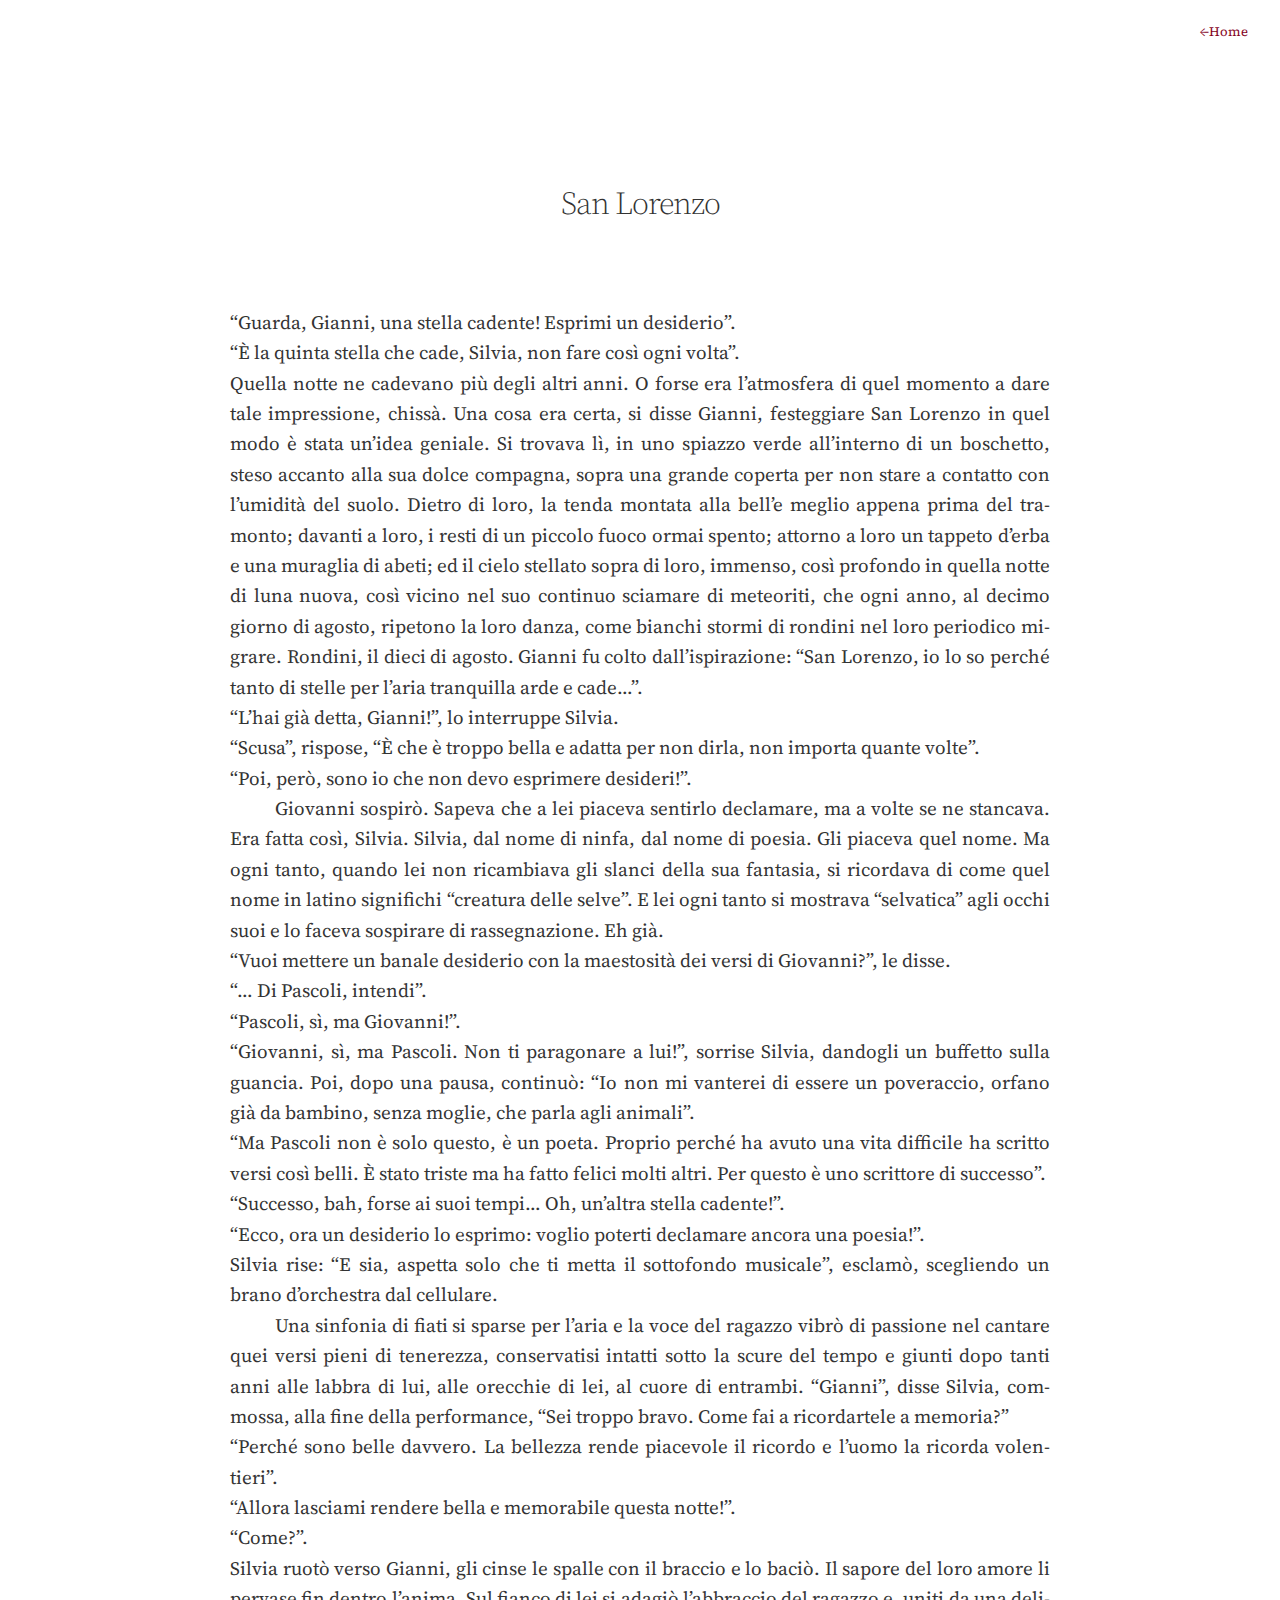
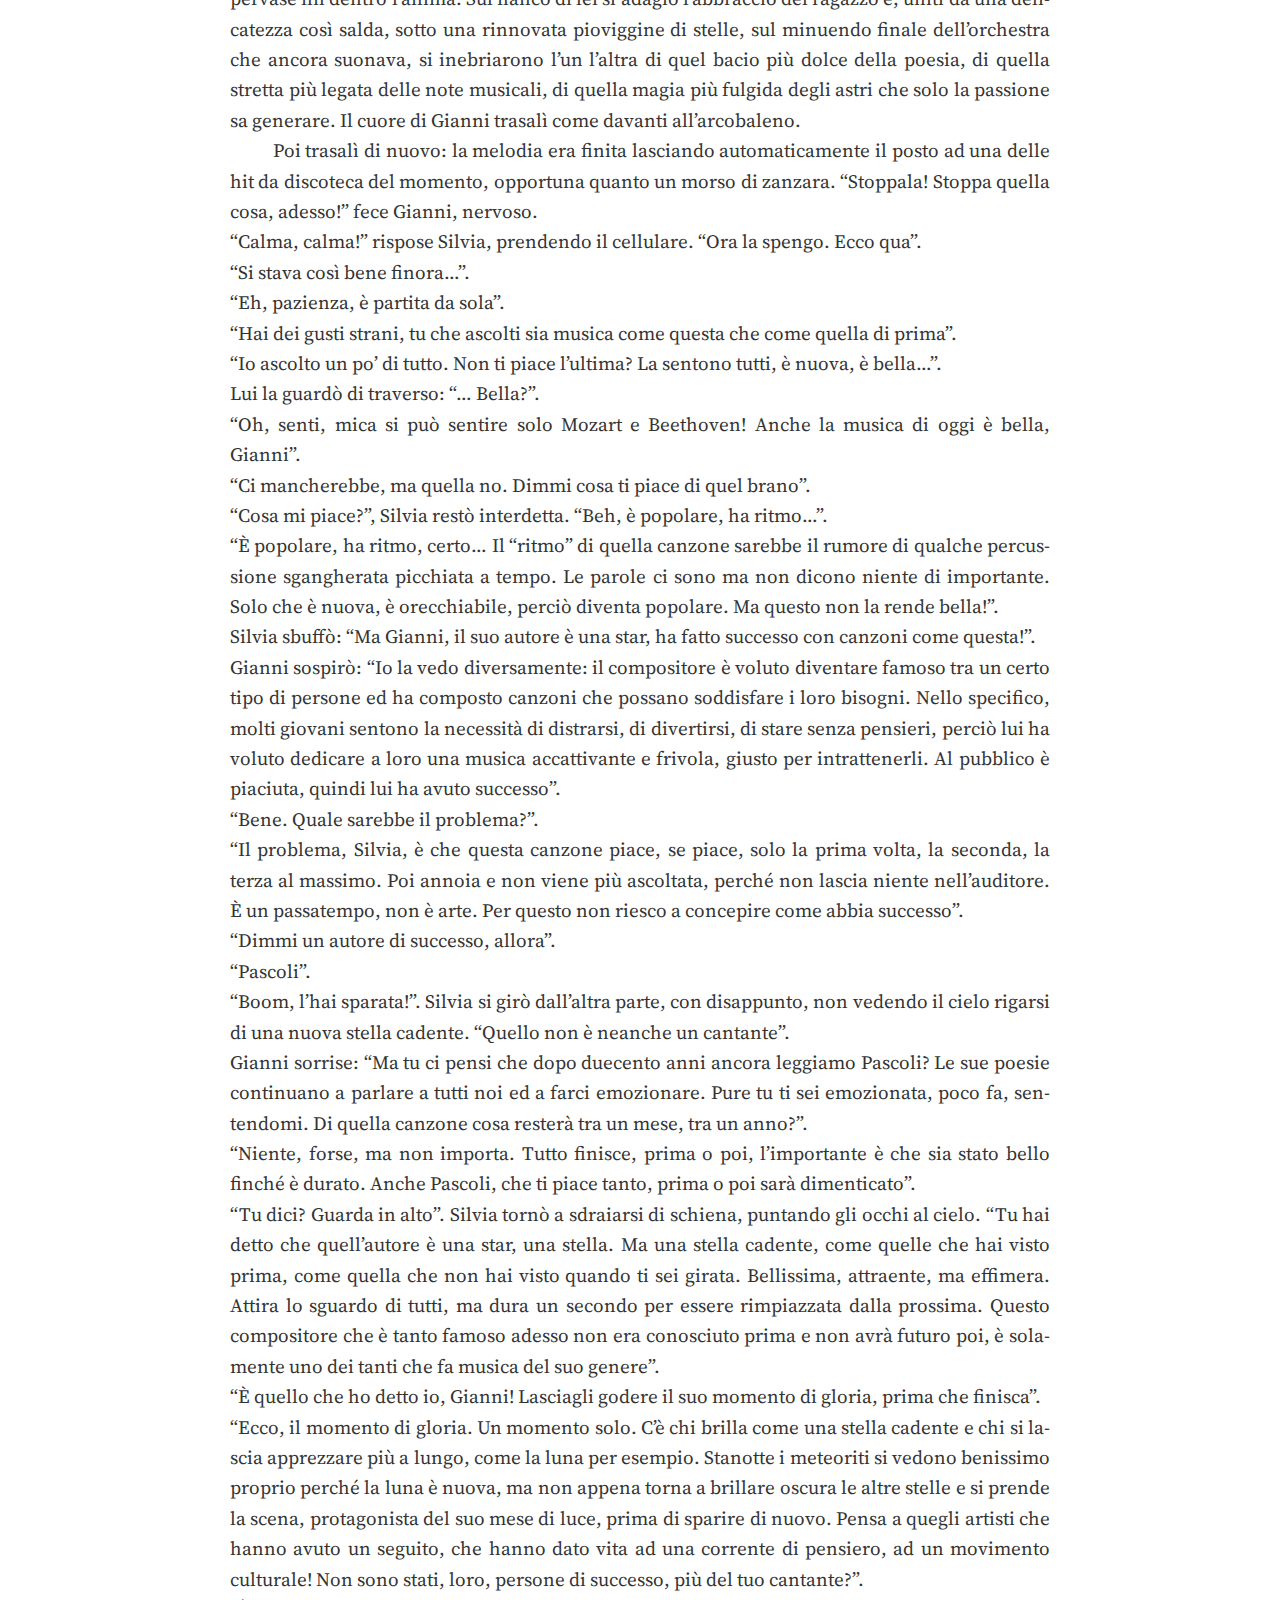
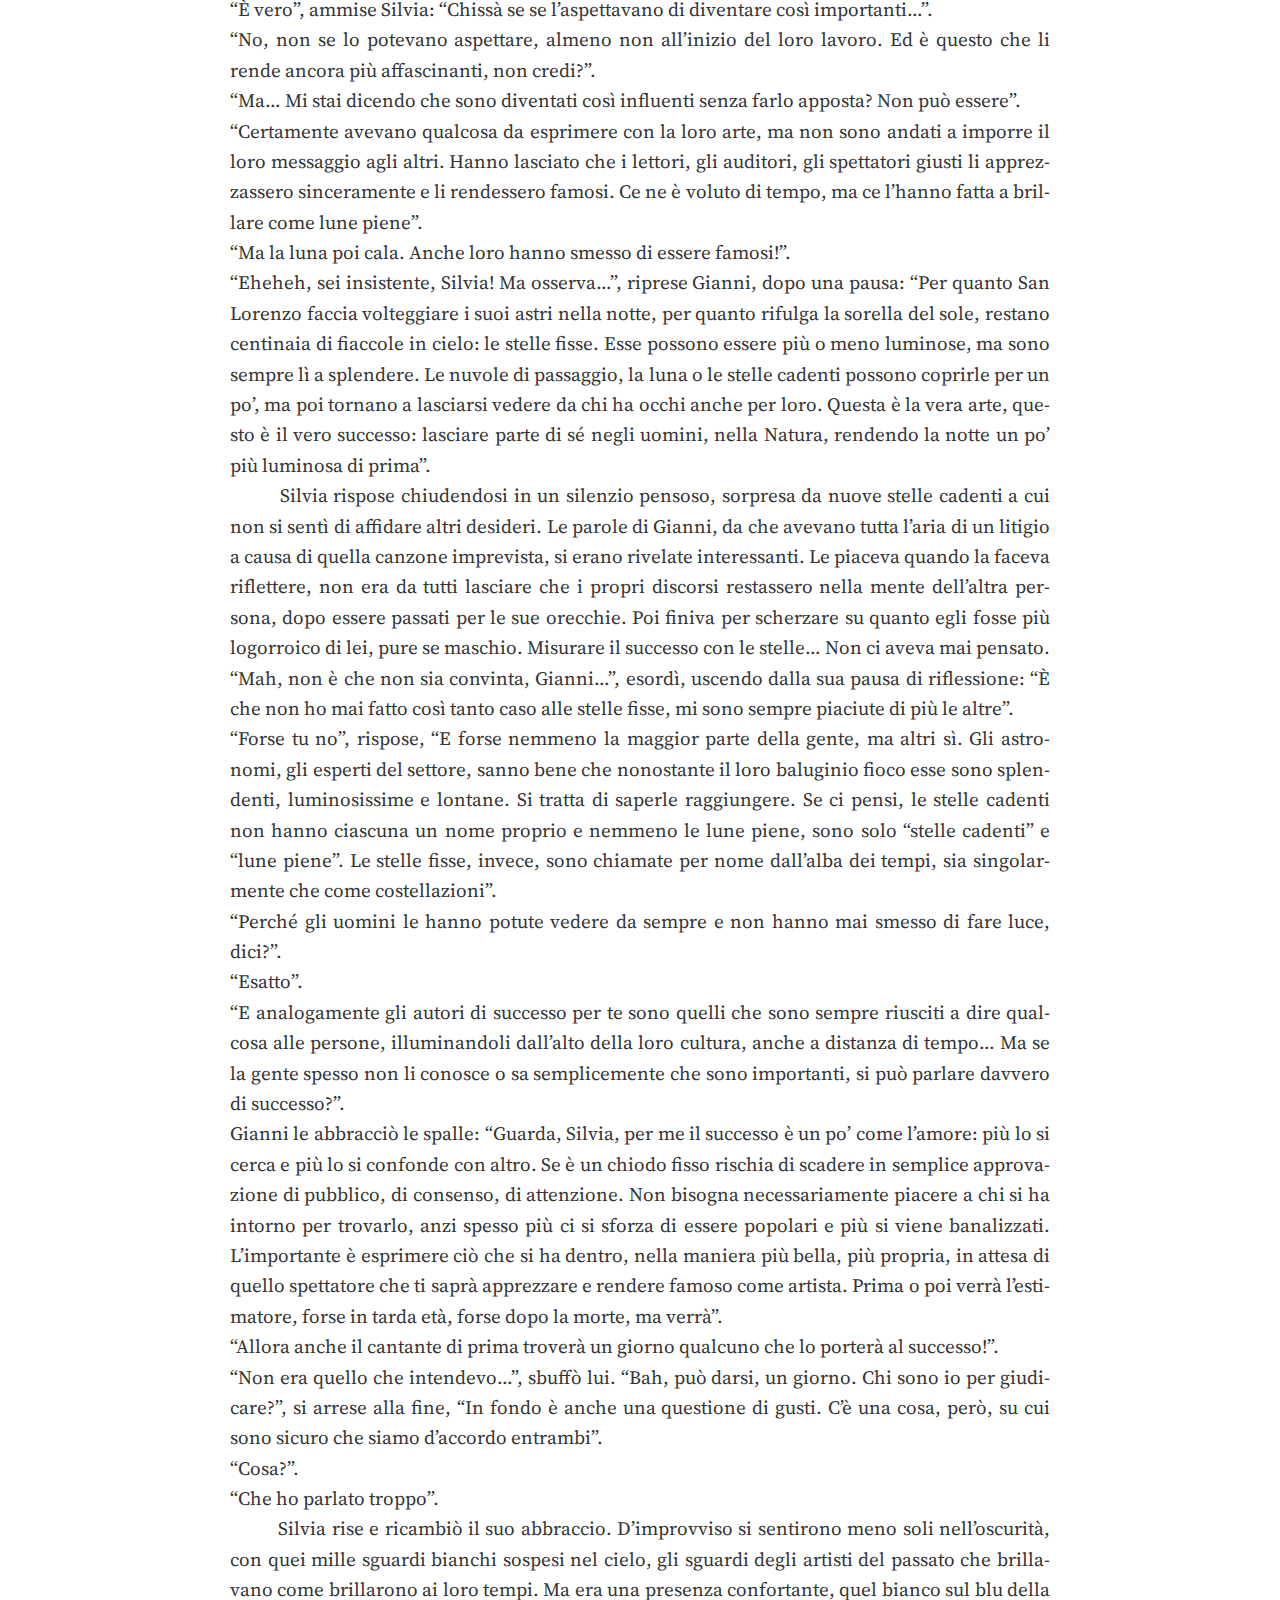
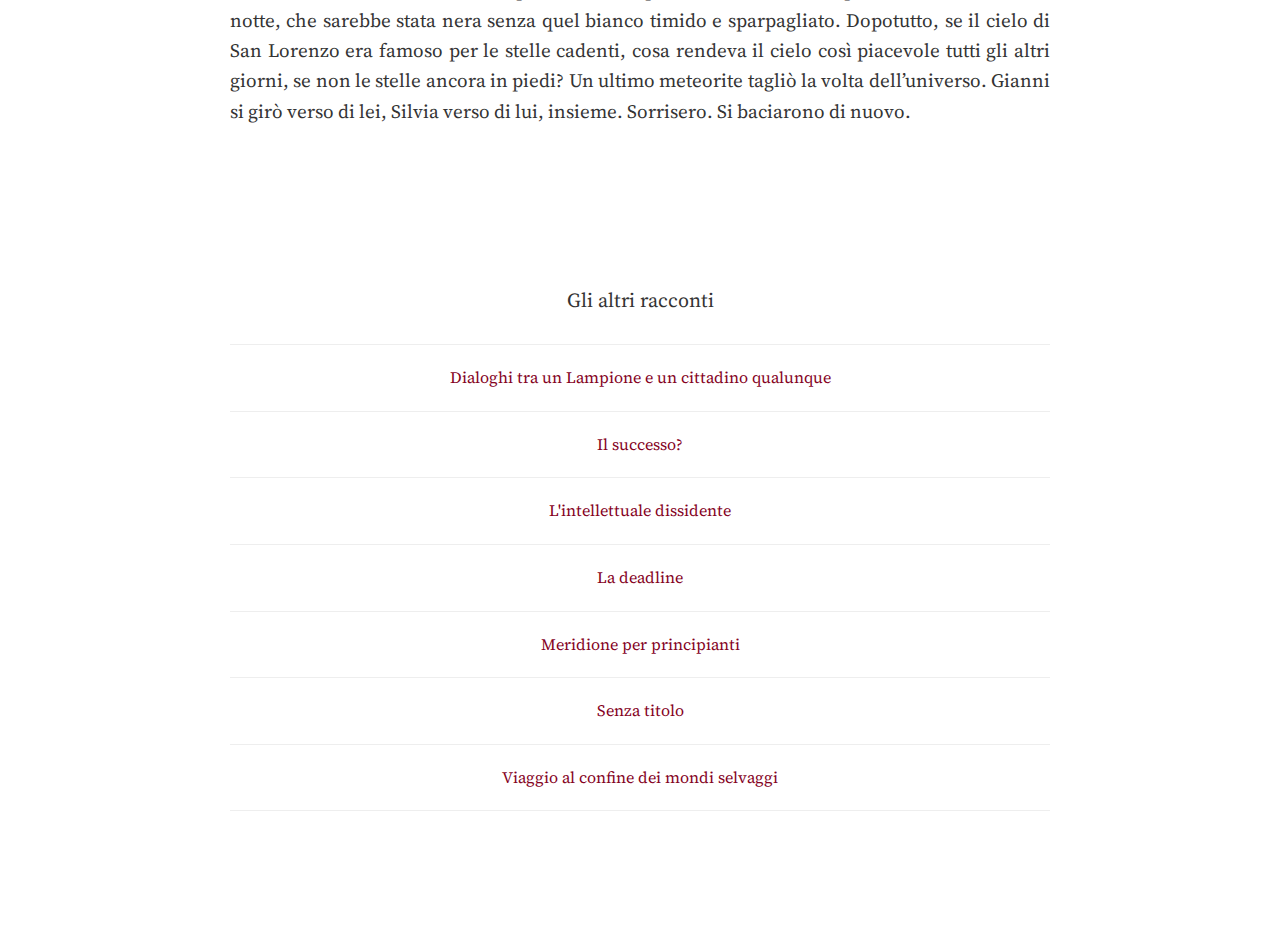
<file: san-lorenzo/index.html>
<!DOCTYPE html>
<html lang="it-IT">
	<head>
    <meta charset="utf-8">
<meta http-equiv="X-UA-Compatible" content="IE=edge,chrome=1">
<meta name="viewport" content="width=device-width, initial-scale=1">
<meta name="author" content="PCF Fic Challenge 2017">
<meta name="description" content="I racconti in gara">
<meta name="generator" content="Hugo 0.20.7" />
<title>San Lorenzo</title>
<link href="https://fonts.googleapis.com/css?family=Source+Serif+Pro:400,600" rel="stylesheet">
<link rel="stylesheet" href="https://pokemoncentral.github.io/fic-challenge-2017/css/style.css">
<link rel="stylesheet" href="https://pokemoncentral.github.io/fic-challenge-2017/css/highlight.css">



<link rel="stylesheet" href="https://pokemoncentral.github.io/fic-challenge-2017/css/monosocialiconsfont.css">




<meta property="og:title" content="San Lorenzo" />
<meta property="og:description" content="“Guarda, Gianni, una stella cadente! Esprimi un desiderio”. “È la quinta stella che cade, Silvia, non fare così ogni volta”. Quella notte ne cadevano più degli altri anni. O forse era l’atmosfera di quel momento a dare tale impressione, chissà. Una cosa era certa, si disse Gianni, festeggiare San Lorenzo in quel modo è stata un’idea geniale. Si trovava lì, in uno spiazzo verde all’interno di un boschetto, steso accanto alla sua dolce compagna, sopra una grande coperta per non stare a contatto con l’umidità del suolo." />
<meta property="og:type" content="article" />
<meta property="og:url" content="https://pokemoncentral.github.io/fic-challenge-2017/san-lorenzo/" />


















<meta itemprop="name" content="San Lorenzo">
<meta itemprop="description" content="“Guarda, Gianni, una stella cadente! Esprimi un desiderio”. “È la quinta stella che cade, Silvia, non fare così ogni volta”. Quella notte ne cadevano più degli altri anni. O forse era l’atmosfera di quel momento a dare tale impressione, chissà. Una cosa era certa, si disse Gianni, festeggiare San Lorenzo in quel modo è stata un’idea geniale. Si trovava lì, in uno spiazzo verde all’interno di un boschetto, steso accanto alla sua dolce compagna, sopra una grande coperta per non stare a contatto con l’umidità del suolo.">



<meta itemprop="wordCount" content="2036">



<meta itemprop="keywords" content="" />



  <meta name="twitter:card" content="summary"/>



<meta name="twitter:text:title" content="San Lorenzo"/>
<meta name="twitter:title" content="San Lorenzo"/>
<meta name="twitter:description" content="“Guarda, Gianni, una stella cadente! Esprimi un desiderio”. “È la quinta stella che cade, Silvia, non fare così ogni volta”. Quella notte ne cadevano più degli altri anni. O forse era l’atmosfera di quel momento a dare tale impressione, chissà. Una cosa era certa, si disse Gianni, festeggiare San Lorenzo in quel modo è stata un’idea geniale. Si trovava lì, in uno spiazzo verde all’interno di un boschetto, steso accanto alla sua dolce compagna, sopra una grande coperta per non stare a contatto con l’umidità del suolo."/>



    </head>
<body>
    <nav class="main-nav">
	
		<a href='https://pokemoncentral.github.io/fic-challenge-2017/'> <span class="arrow">←</span>Home</a>
	

	

	
</nav>

    <section id="wrapper">
        
        
<article class="post">
    <header>
        <h1>San Lorenzo</h1>
        <h2 class="headline">
        <br>
        
        </h2>
    </header>
    <section id="post-body">
        <p>“Guarda, Gianni, una stella cadente! Esprimi un desiderio”. <br />
“È la quinta stella che cade, Silvia, non fare così ogni volta”. <br />
Quella notte ne cadevano più degli altri anni. O forse era l’atmosfera di quel momento a dare tale impressione, chissà. Una cosa era certa, si disse Gianni, festeggiare San Lorenzo in quel modo è stata un’idea geniale. Si trovava lì, in uno spiazzo verde all’interno di un boschetto, steso accanto alla sua dolce compagna, sopra una grande coperta per non stare a contatto con l’umidità del suolo. Dietro di loro, la tenda montata alla bell’e meglio appena prima del tramonto; davanti a loro, i resti di un piccolo fuoco ormai spento; attorno a loro un tappeto d’erba e una muraglia di abeti; ed il cielo stellato sopra di loro, immenso, così profondo in quella notte di luna nuova, così vicino nel suo continuo sciamare di meteoriti, che ogni anno, al decimo giorno di agosto, ripetono la loro danza, come bianchi stormi di rondini nel loro periodico migrare. Rondini, il dieci di agosto. Gianni fu colto dall’ispirazione: “San Lorenzo, io lo so perché tanto di stelle per l’aria tranquilla arde e cade&hellip;”. <br />
“L’hai già detta, Gianni!”, lo interruppe Silvia. <br />
“Scusa”, rispose, “È che è troppo bella e adatta per non dirla, non importa quante volte”.  <br />
“Poi, però, sono io che non devo esprimere desideri!”. <br />
&nbsp;&nbsp;&nbsp;&nbsp;&nbsp;&nbsp;&nbsp;&nbsp; Giovanni sospirò. Sapeva che a lei piaceva sentirlo declamare, ma a volte se ne stancava. Era fatta così, Silvia. Silvia, dal nome di ninfa, dal nome di poesia. Gli piaceva quel nome. Ma ogni tanto, quando lei non ricambiava gli slanci della sua fantasia, si ricordava di come quel nome in latino significhi “creatura delle selve”. E lei ogni tanto si mostrava “selvatica” agli occhi suoi e lo faceva sospirare di rassegnazione. Eh già. <br />
“Vuoi mettere un banale desiderio con la maestosità dei versi di Giovanni?”, le disse. <br />
“&hellip; Di Pascoli, intendi”. <br />
“Pascoli, sì, ma Giovanni!”. <br />
“Giovanni, sì, ma Pascoli. Non ti paragonare a lui!”, sorrise Silvia, dandogli un buffetto sulla guancia. Poi, dopo una pausa, continuò: “Io non mi vanterei di essere un poveraccio, orfano già da bambino, senza moglie, che parla agli animali”. <br />
“Ma Pascoli non è solo questo, è un poeta. Proprio perché ha avuto una vita difficile ha scritto versi così belli. È stato triste ma ha fatto felici molti altri. Per questo è uno scrittore di successo”. <br />
“Successo, bah, forse ai suoi tempi&hellip; Oh, un’altra stella cadente!”. <br />
“Ecco, ora un desiderio lo esprimo: voglio poterti declamare ancora una poesia!”. <br />
Silvia rise: “E sia, aspetta solo che ti metta il sottofondo musicale”, esclamò, scegliendo un brano d’orchestra dal cellulare. <br />
&nbsp;&nbsp;&nbsp;&nbsp;&nbsp;&nbsp;&nbsp;&nbsp; Una sinfonia di fiati si sparse per l’aria e la voce del ragazzo vibrò di passione nel cantare quei versi pieni di tenerezza, conservatisi intatti sotto la scure del tempo e giunti dopo tanti anni alle labbra di lui, alle orecchie di lei, al cuore di entrambi. “Gianni”, disse Silvia, commossa, alla fine della performance, “Sei troppo bravo. Come fai a ricordartele a memoria?” <br />
“Perché sono belle davvero. La bellezza rende piacevole il ricordo e l’uomo la ricorda volentieri”. <br />
“Allora lasciami rendere bella e memorabile questa notte!”. <br />
“Come?”. <br />
Silvia ruotò verso Gianni, gli cinse le spalle con il braccio e lo baciò. Il sapore del loro amore li pervase fin dentro l’anima. Sul fianco di lei si adagiò l’abbraccio del ragazzo e, uniti da una delicatezza così salda, sotto una rinnovata pioviggine di stelle, sul minuendo finale dell’orchestra che ancora suonava, si inebriarono l’un l’altra di quel bacio più dolce della poesia, di quella stretta più legata delle note musicali, di quella magia più fulgida degli astri che solo la passione sa generare. Il cuore di Gianni trasalì come davanti all’arcobaleno. <br />
&nbsp;&nbsp;&nbsp;&nbsp;&nbsp;&nbsp;&nbsp;&nbsp; Poi trasalì di nuovo: la melodia era finita lasciando automaticamente il posto ad una delle hit da discoteca del momento, opportuna quanto un morso di zanzara. “Stoppala! Stoppa quella cosa, adesso!” fece Gianni, nervoso. <br />
“Calma, calma!” rispose Silvia, prendendo il cellulare. “Ora la spengo. Ecco qua”. <br />
“Si stava così bene finora&hellip;”. <br />
“Eh, pazienza, è partita da sola”. <br />
“Hai dei gusti strani, tu che ascolti sia musica come questa che come quella di prima”. <br />
“Io ascolto un po’ di tutto. Non ti piace l’ultima? La sentono tutti, è nuova, è bella&hellip;”. <br />
Lui la guardò di traverso: “&hellip; Bella?”. <br />
“Oh, senti, mica si può sentire solo Mozart e Beethoven! Anche la musica di oggi è bella, Gianni”. <br />
“Ci mancherebbe, ma quella no. Dimmi cosa ti piace di quel brano”. <br />
“Cosa mi piace?”, Silvia restò interdetta. “Beh, è popolare, ha ritmo&hellip;”. <br />
“È popolare, ha ritmo, certo&hellip; Il “ritmo” di quella canzone sarebbe il rumore di qualche percussione sgangherata picchiata a tempo. Le parole ci sono ma non dicono niente di importante. Solo che è nuova, è orecchiabile, perciò diventa popolare. Ma questo non la rende bella!”. <br />
Silvia sbuffò: “Ma Gianni, il suo autore è una star, ha fatto successo con canzoni come questa!”. <br />
Gianni sospirò: “Io la vedo diversamente: il compositore è voluto diventare famoso tra un certo tipo di persone ed ha composto canzoni che possano soddisfare i loro bisogni. Nello specifico, molti giovani sentono la necessità di distrarsi, di divertirsi, di stare senza pensieri, perciò lui ha voluto dedicare a loro una musica accattivante e frivola, giusto per intrattenerli. Al pubblico è piaciuta, quindi lui ha avuto successo”. <br />
“Bene. Quale sarebbe il problema?”. <br />
“Il problema, Silvia, è che questa canzone piace, se piace, solo la prima volta, la seconda, la terza al massimo. Poi annoia e non viene più ascoltata, perché non lascia niente nell’auditore. È un passatempo, non è arte. Per questo non riesco a concepire come abbia successo”. <br />
“Dimmi un autore di successo, allora”. <br />
“Pascoli”. <br />
“Boom, l’hai sparata!”. Silvia si girò dall’altra parte, con disappunto, non vedendo il cielo rigarsi di una nuova stella cadente. “Quello non è neanche un cantante”. <br />
Gianni sorrise: “Ma tu ci pensi che dopo duecento anni ancora leggiamo Pascoli? Le sue poesie continuano a parlare a tutti noi ed a farci emozionare. Pure tu ti sei emozionata, poco fa, sentendomi. Di quella canzone cosa resterà tra un mese, tra un anno?”. <br />
“Niente, forse, ma non importa. Tutto finisce, prima o poi, l’importante è che sia stato bello finché è durato. Anche Pascoli, che ti piace tanto, prima o poi sarà dimenticato”. <br />
“Tu dici? Guarda in alto”. Silvia tornò a sdraiarsi di schiena, puntando gli occhi al cielo. “Tu hai detto che quell’autore è una star, una stella. Ma una stella cadente, come quelle che hai visto prima, come quella che non hai visto quando ti sei girata. Bellissima, attraente, ma effimera. Attira lo sguardo di tutti, ma dura un secondo per essere rimpiazzata dalla prossima. Questo compositore che è tanto famoso adesso non era conosciuto prima e non avrà futuro poi, è solamente uno dei tanti che fa musica del suo genere”. <br />
“È quello che ho detto io, Gianni! Lasciagli godere il suo momento di gloria, prima che finisca”. <br />
“Ecco, il momento di gloria. Un momento solo. C’è chi brilla come una stella cadente e chi si lascia apprezzare più a lungo, come la luna per esempio. Stanotte i meteoriti si vedono benissimo proprio perché la luna è nuova, ma non appena torna a brillare oscura le altre stelle e si prende la scena, protagonista del suo mese di luce, prima di sparire di nuovo. Pensa a quegli artisti che hanno avuto un seguito, che hanno dato vita ad una corrente di pensiero, ad un movimento culturale! Non sono stati, loro, persone di successo, più del tuo cantante?”. <br />
“È vero”, ammise Silvia: “Chissà se se l’aspettavano di diventare così importanti&hellip;”. <br />
“No, non se lo potevano aspettare, almeno non all’inizio del loro lavoro. Ed è questo che li rende ancora più affascinanti, non credi?”. <br />
“Ma&hellip; Mi stai dicendo che sono diventati così influenti senza farlo apposta? Non può essere”. <br />
“Certamente avevano qualcosa da esprimere con la loro arte, ma non sono andati a imporre il loro messaggio agli altri. Hanno lasciato che i lettori, gli auditori, gli spettatori giusti li apprezzassero sinceramente e li rendessero famosi. Ce ne è voluto di tempo, ma ce l’hanno fatta a brillare come lune piene”. <br />
“Ma la luna poi cala. Anche loro hanno smesso di essere famosi!”. <br />
“Eheheh, sei insistente, Silvia! Ma osserva&hellip;”, riprese Gianni, dopo una pausa: “Per quanto San Lorenzo faccia volteggiare i suoi astri nella notte, per quanto rifulga la sorella del sole, restano centinaia di fiaccole in cielo: le stelle fisse. Esse possono essere più o meno luminose, ma sono sempre lì a splendere. Le nuvole di passaggio, la luna o le stelle cadenti possono coprirle per un po’, ma poi tornano a lasciarsi vedere da chi ha occhi anche per loro. Questa è la vera arte, questo è il vero successo: lasciare parte di sé negli uomini, nella Natura, rendendo la notte un po’ più luminosa di prima”. <br />
&nbsp;&nbsp;&nbsp;&nbsp;&nbsp;&nbsp;&nbsp;&nbsp; Silvia rispose chiudendosi in un silenzio pensoso, sorpresa da nuove stelle cadenti a cui non si sentì di affidare altri desideri. Le parole di Gianni, da che avevano tutta l’aria di un litigio a causa di quella canzone imprevista, si erano rivelate interessanti. Le piaceva quando la faceva riflettere, non era da tutti lasciare che i propri discorsi restassero nella mente dell’altra persona, dopo essere passati per le sue orecchie. Poi finiva per scherzare su quanto egli fosse più logorroico di lei, pure se maschio. Misurare il successo con le stelle&hellip; Non ci aveva mai pensato. <br />
“Mah, non è che non sia convinta, Gianni&hellip;”, esordì, uscendo dalla sua pausa di riflessione: “È che non ho mai fatto così tanto caso alle stelle fisse, mi sono sempre piaciute di più le altre”. <br />
“Forse tu no”, rispose, “E forse nemmeno la maggior parte della gente, ma altri sì. Gli astronomi, gli esperti del settore, sanno bene che nonostante il loro baluginio fioco esse sono splendenti, luminosissime e lontane. Si tratta di saperle raggiungere. Se ci pensi, le stelle cadenti non hanno ciascuna un nome proprio e nemmeno le lune piene, sono solo “stelle cadenti” e “lune piene”. Le stelle fisse, invece, sono chiamate per nome dall’alba dei tempi, sia singolarmente che come costellazioni”. <br />
“Perché gli uomini le hanno potute vedere da sempre e non hanno mai smesso di fare luce, dici?”. <br />
“Esatto”. <br />
“E analogamente gli autori di successo per te sono quelli che sono sempre riusciti a dire qualcosa alle persone, illuminandoli dall’alto della loro cultura, anche a distanza di tempo&hellip; Ma se la gente spesso non li conosce o sa semplicemente che sono importanti, si può parlare davvero di successo?”. <br />
Gianni le abbracciò le spalle: “Guarda, Silvia, per me il successo è un po’ come l’amore: più lo si cerca e più lo si confonde con altro. Se è un chiodo fisso rischia di scadere in semplice approvazione di pubblico, di consenso, di attenzione. Non bisogna necessariamente piacere a chi si ha intorno per trovarlo, anzi spesso più ci si sforza di essere popolari e più si viene banalizzati. L’importante è esprimere ciò che si ha dentro, nella maniera più bella, più propria, in attesa di quello spettatore che ti saprà apprezzare e rendere famoso come artista. Prima o poi verrà l’estimatore, forse in tarda età, forse dopo la morte, ma verrà”. <br />
“Allora anche il cantante di prima troverà un giorno qualcuno che lo porterà al successo!”. <br />
“Non era quello che intendevo&hellip;”, sbuffò lui. “Bah, può darsi, un giorno. Chi sono io per giudicare?”, si arrese alla fine, “In fondo è anche una questione di gusti. C’è una cosa, però, su cui sono sicuro che siamo d’accordo entrambi”. <br />
“Cosa?”. <br />
“Che ho parlato troppo”. <br />
&nbsp;&nbsp;&nbsp;&nbsp;&nbsp;&nbsp;&nbsp;&nbsp; Silvia rise e ricambiò il suo abbraccio. D’improvviso si sentirono meno soli nell’oscurità, con quei mille sguardi bianchi sospesi nel cielo, gli sguardi degli artisti del passato che brillavano come brillarono ai loro tempi. Ma era una presenza confortante, quel bianco sul blu della notte, che sarebbe stata nera senza quel bianco timido e sparpagliato. Dopotutto, se il cielo di San Lorenzo era famoso per le stelle cadenti, cosa rendeva il cielo così piacevole tutti gli altri giorni, se non le stelle ancora in piedi? Un ultimo meteorite tagliò la volta dell’universo. Gianni si girò verso di lei, Silvia verso di lui, insieme. Sorrisero. Si baciarono di nuovo.</p>

    </section>
</article>

<div style="margin: 160px 0"></div>

<ul id="post-list" class="archive readmore">
    <h3 style="text-align: center">Gli altri racconti</h3>

    
    
    
        <li>
            <a href="/fic-challenge-2017/dialoghi-tra-un-lampione-e-un-cittadino-qualunque/">Dialoghi tra un Lampione e un cittadino qualunque</a>
        </li>
    
        <li>
            <a href="/fic-challenge-2017/il-successo/">Il successo?</a>
        </li>
    
        <li>
            <a href="/fic-challenge-2017/lintellettuale-dissidente/">L&#39;intellettuale dissidente</a>
        </li>
    
        <li>
            <a href="/fic-challenge-2017/la-deadline/">La deadline</a>
        </li>
    
        <li>
            <a href="/fic-challenge-2017/meridione-per-principianti/">Meridione per principianti</a>
        </li>
    
        <li>
            <a href="/fic-challenge-2017/senza-titolo/">Senza titolo</a>
        </li>
    
        <li>
            <a href="/fic-challenge-2017/viaggio-al-confine-dei-mondi-selvaggi/">Viaggio al confine dei mondi selvaggi</a>
        </li>
    
</ul>



        <footer id="footer">
</footer>

    </section>
    <script src="//ajax.googleapis.com/ajax/libs/jquery/2.1.1/jquery.min.js"></script>
<script src="https://pokemoncentral.github.io/fic-challenge-2017/js/main.js"></script>
<script src="https://pokemoncentral.github.io/fic-challenge-2017/js/highlight.js"></script>
<script>hljs.initHighlightingOnLoad();</script>





</body>
</html>
</file>
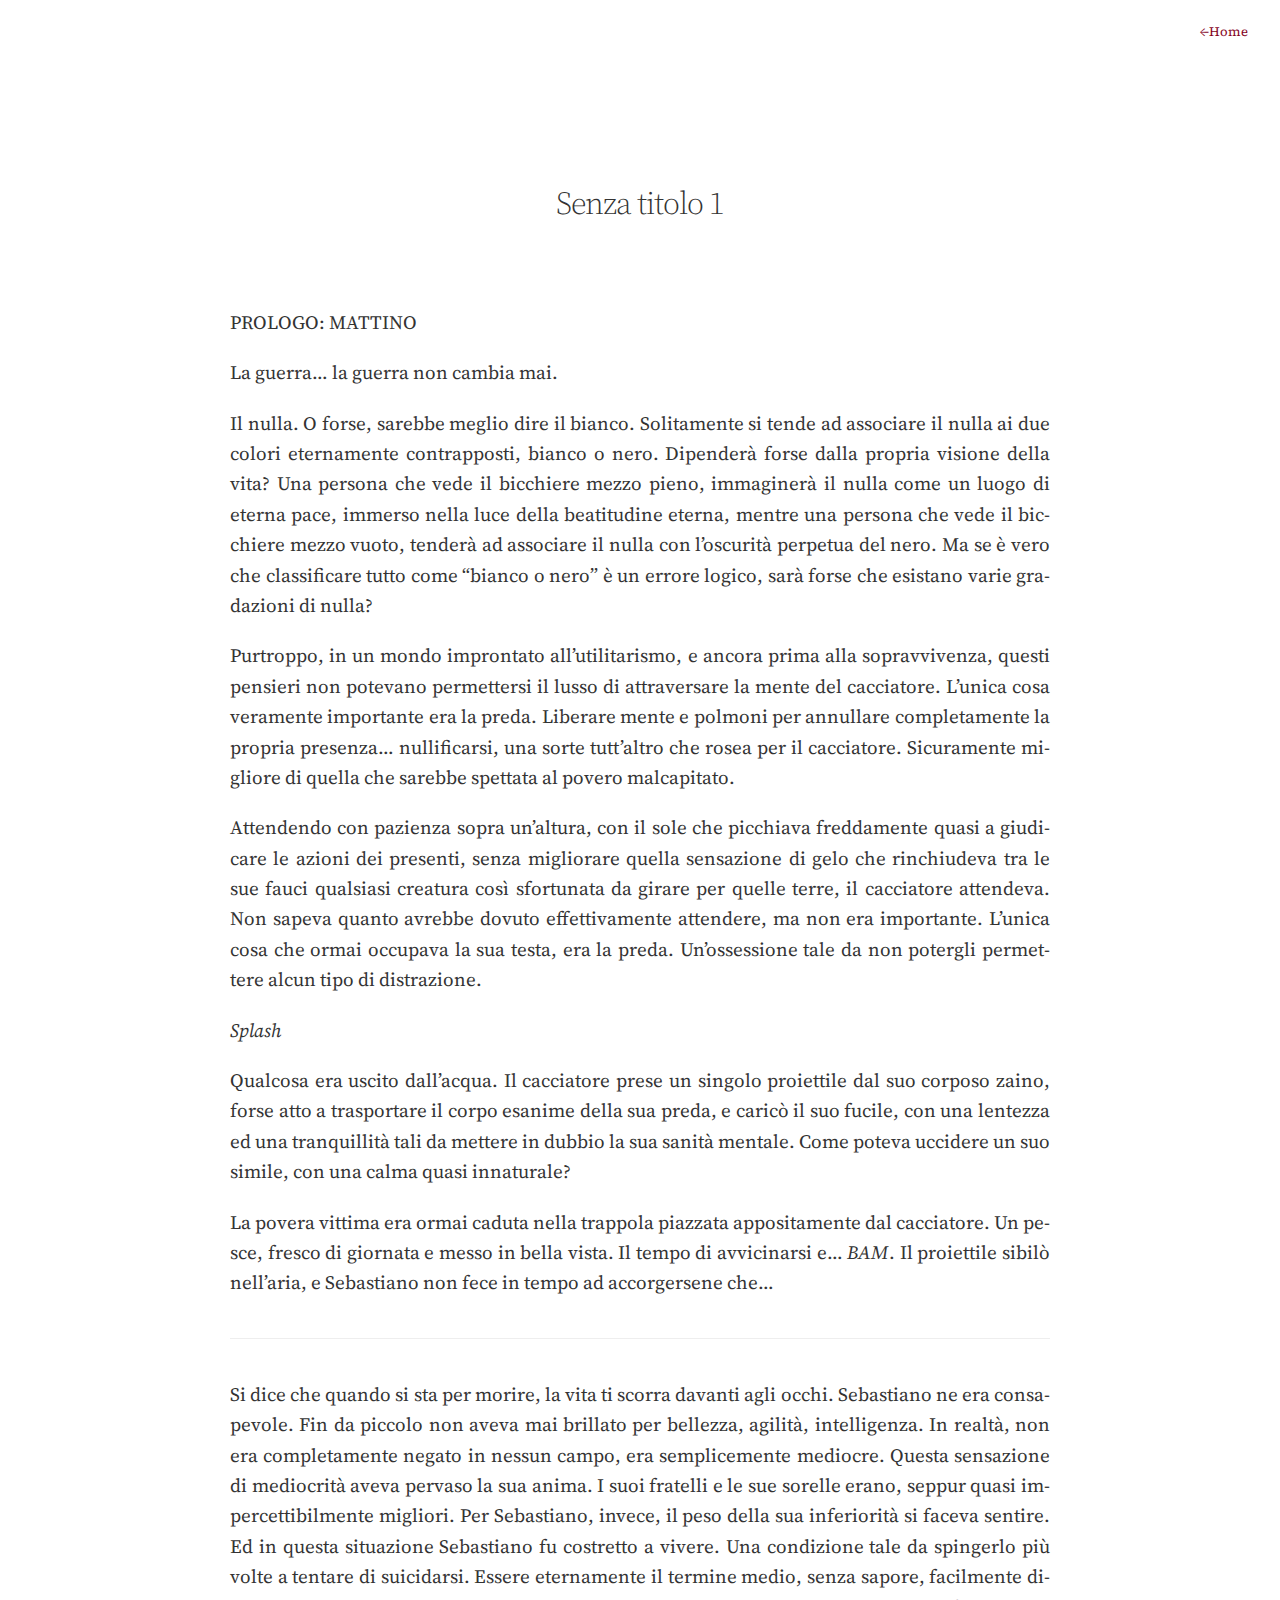
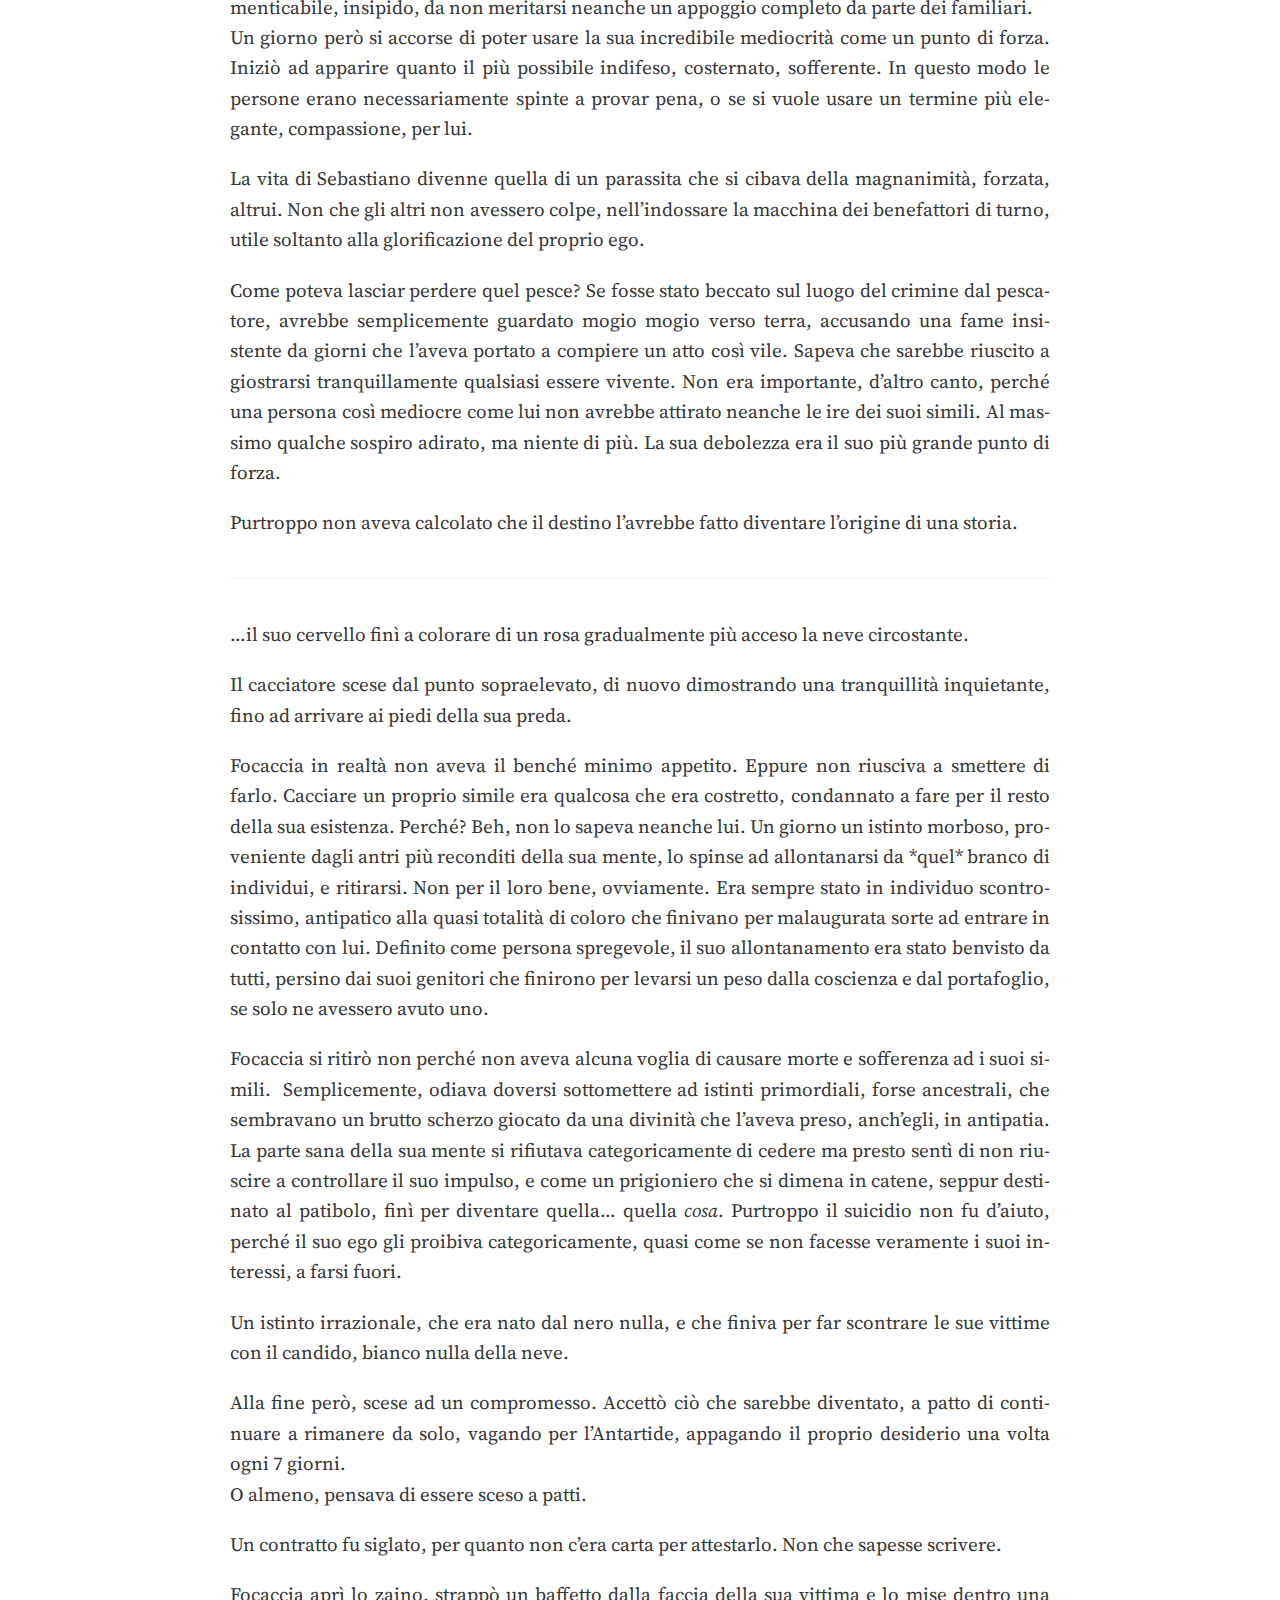
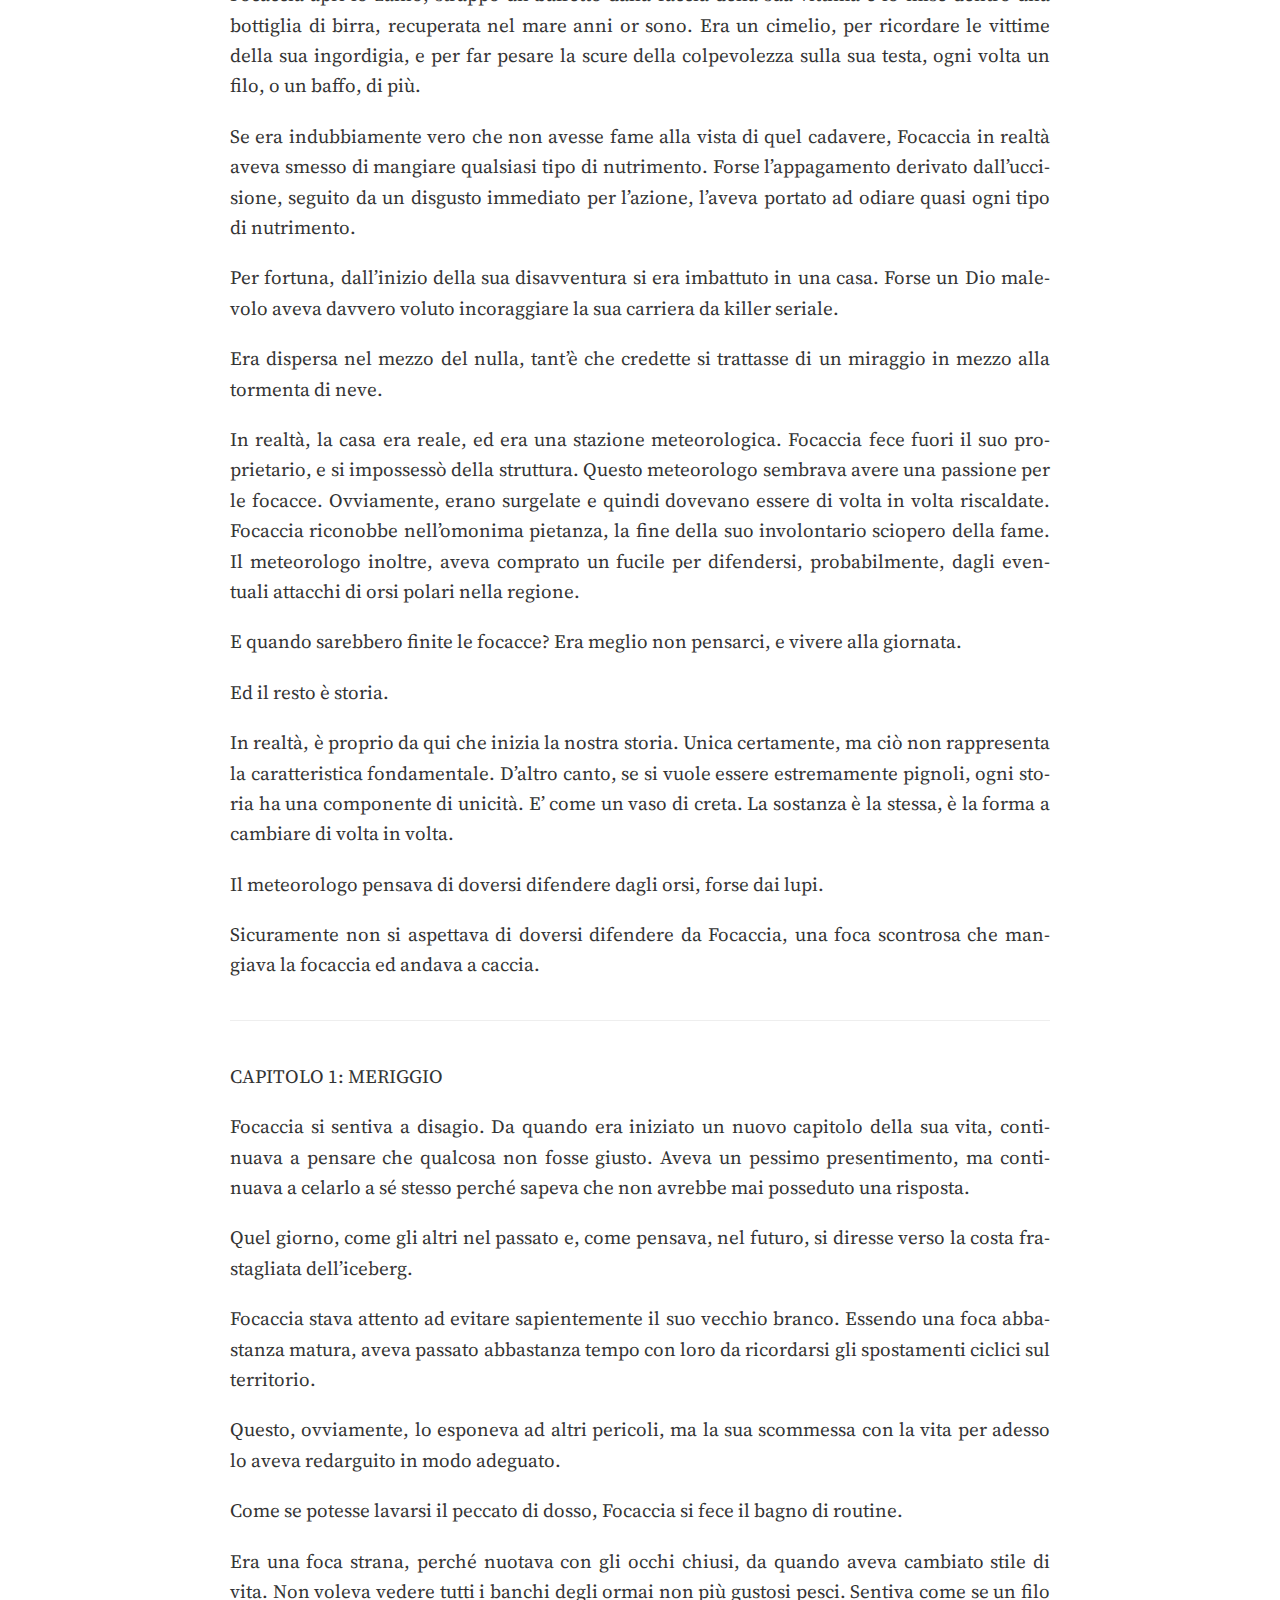
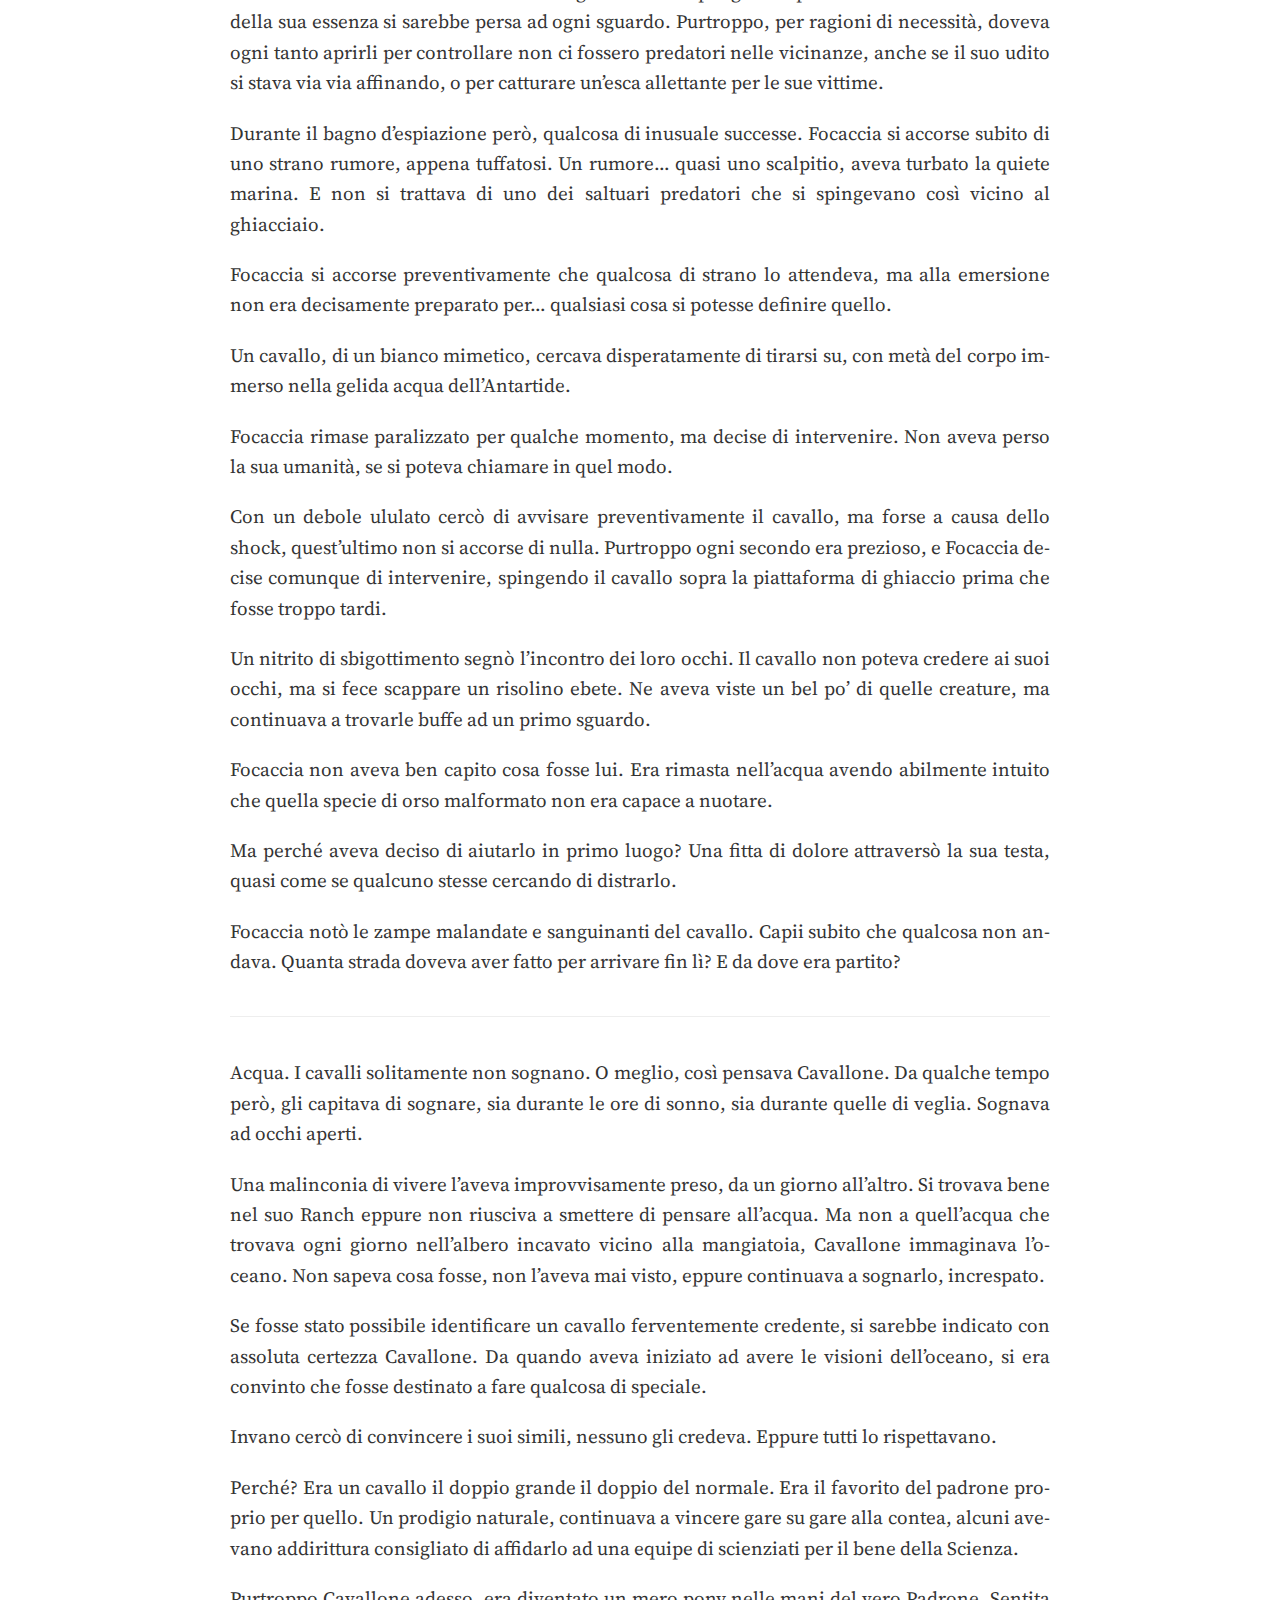
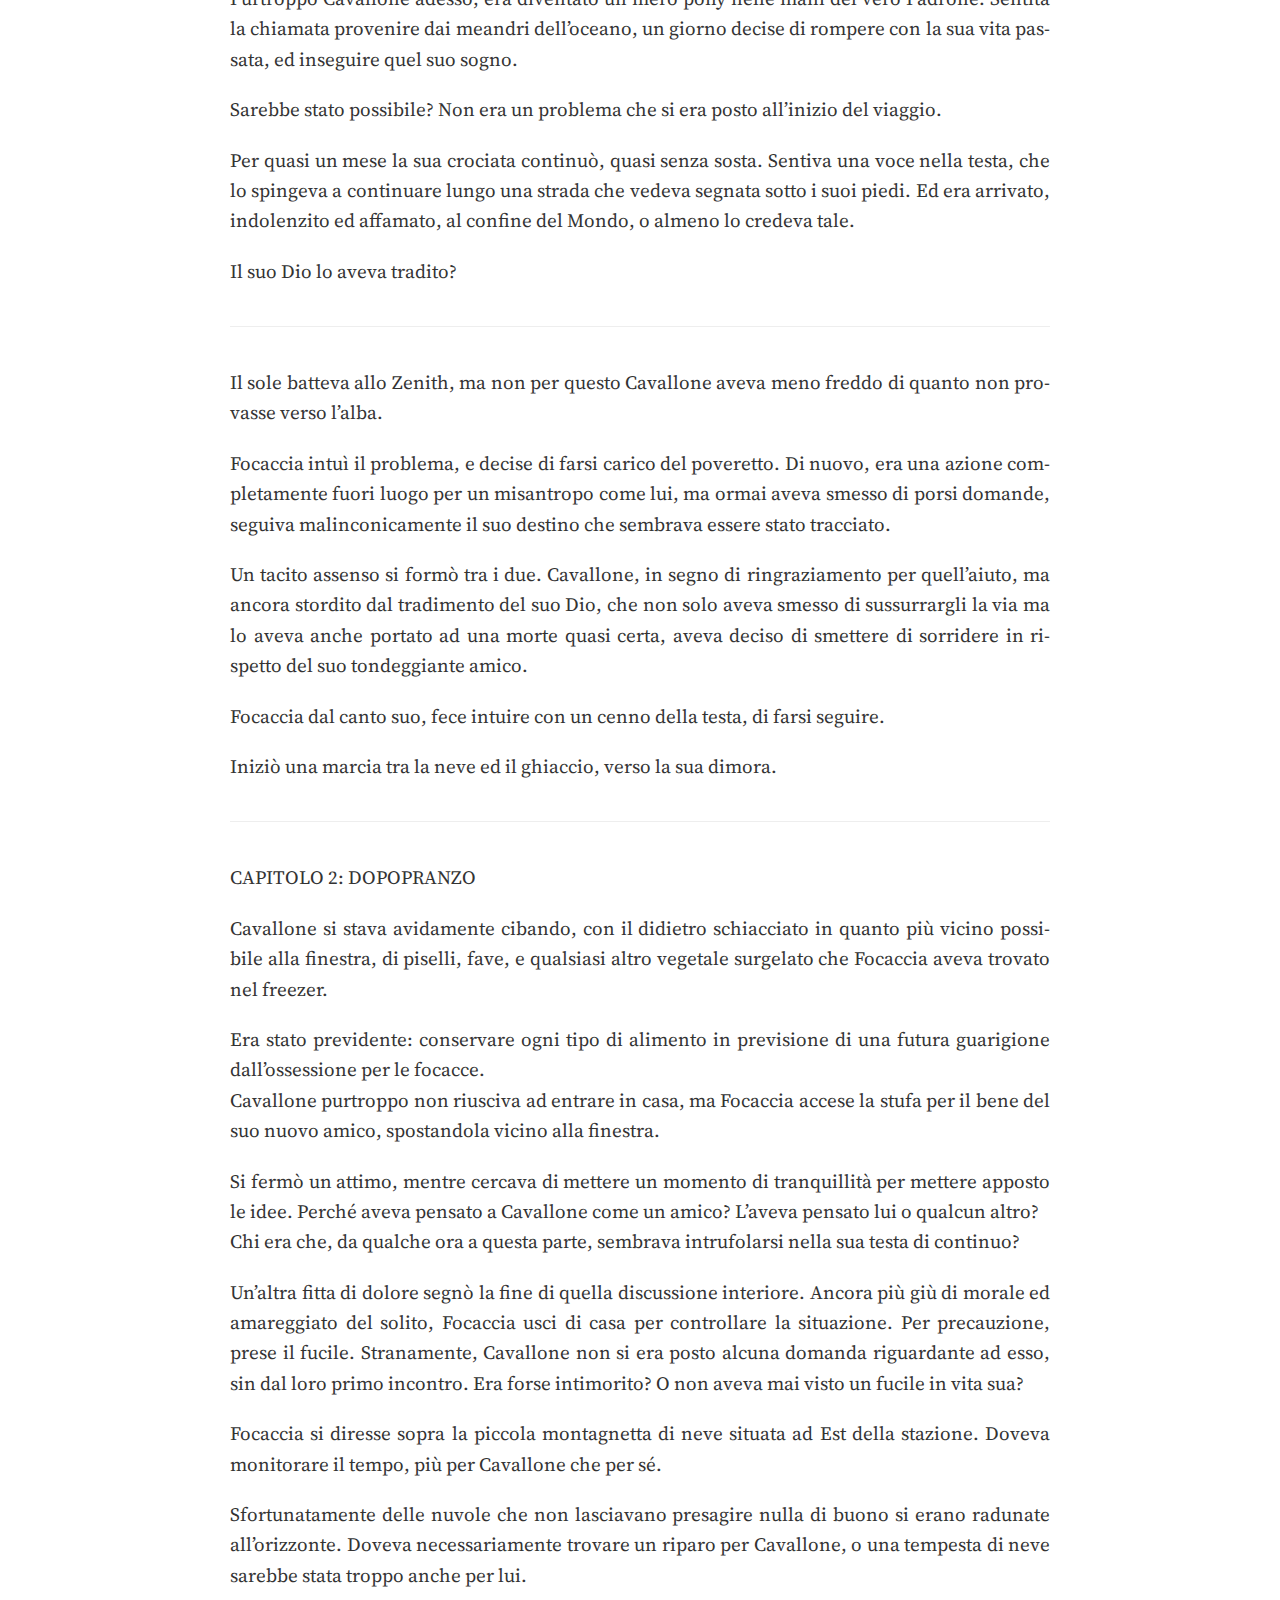
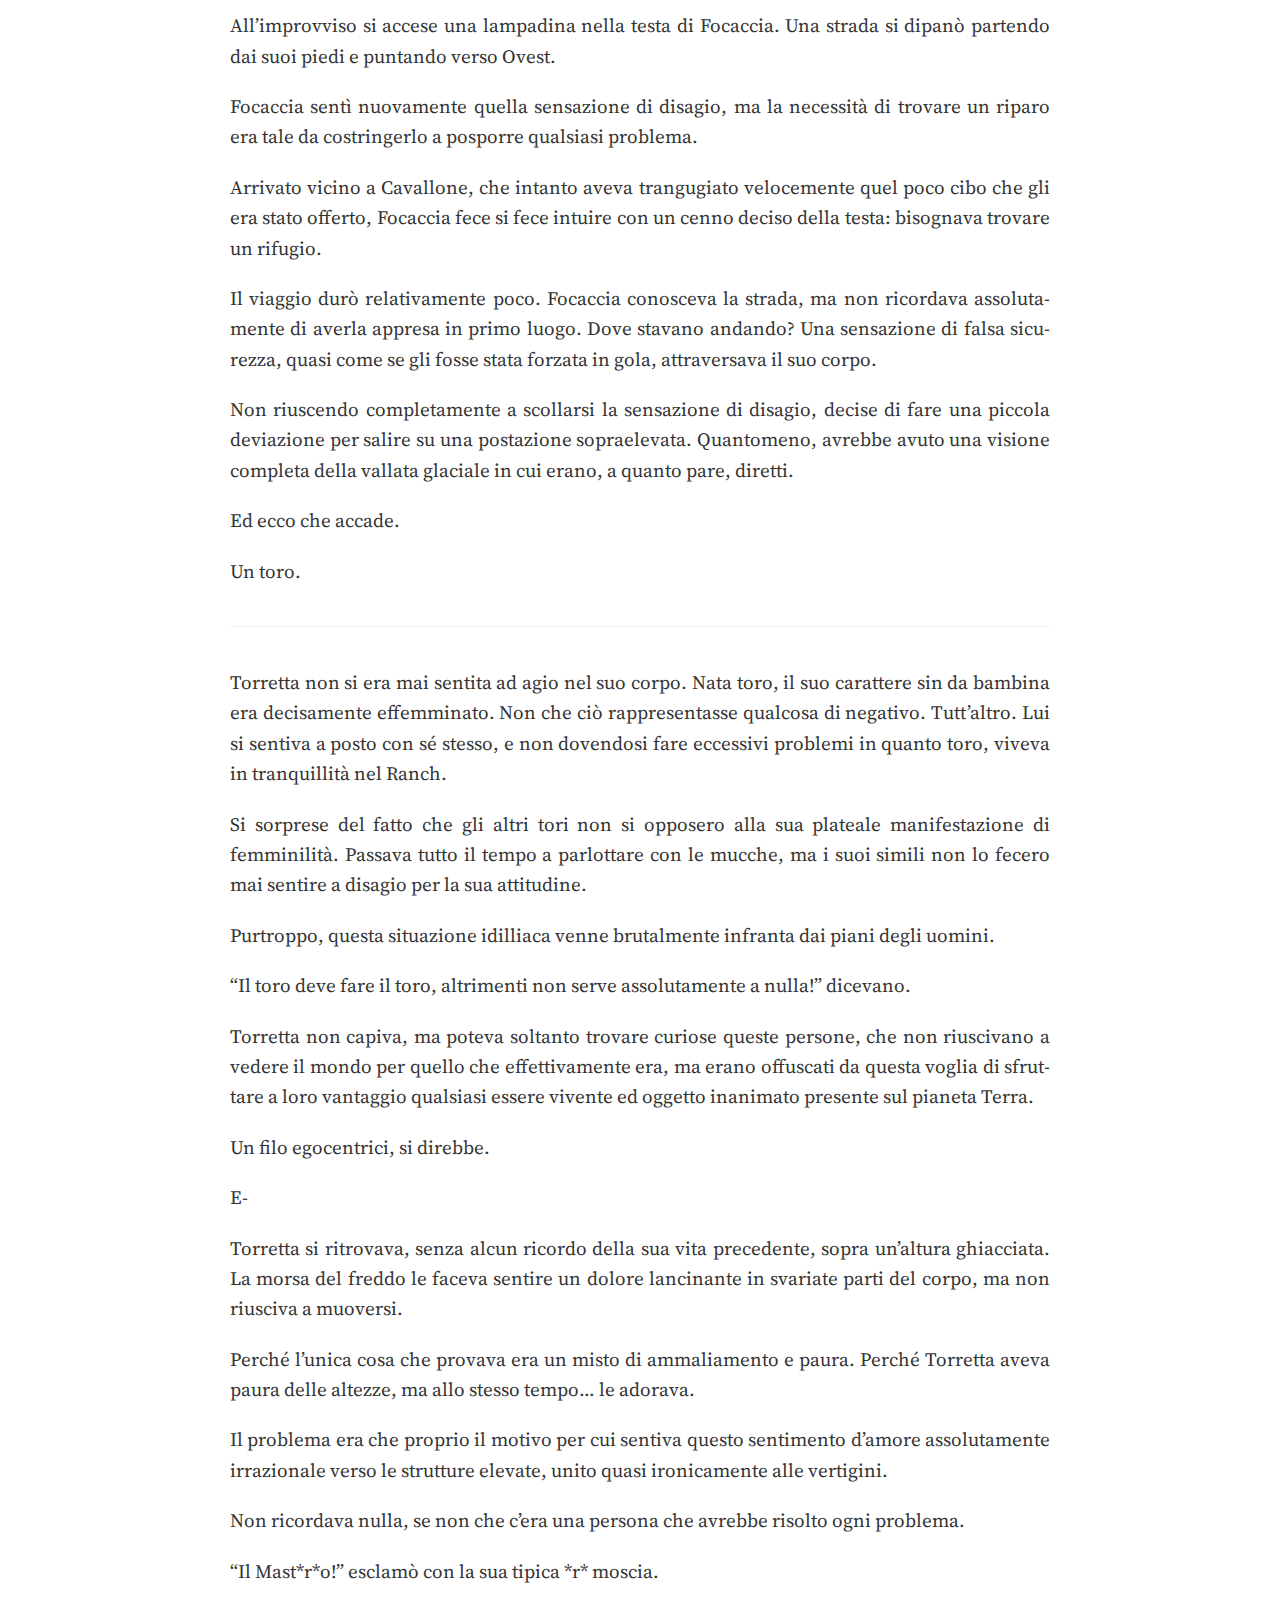
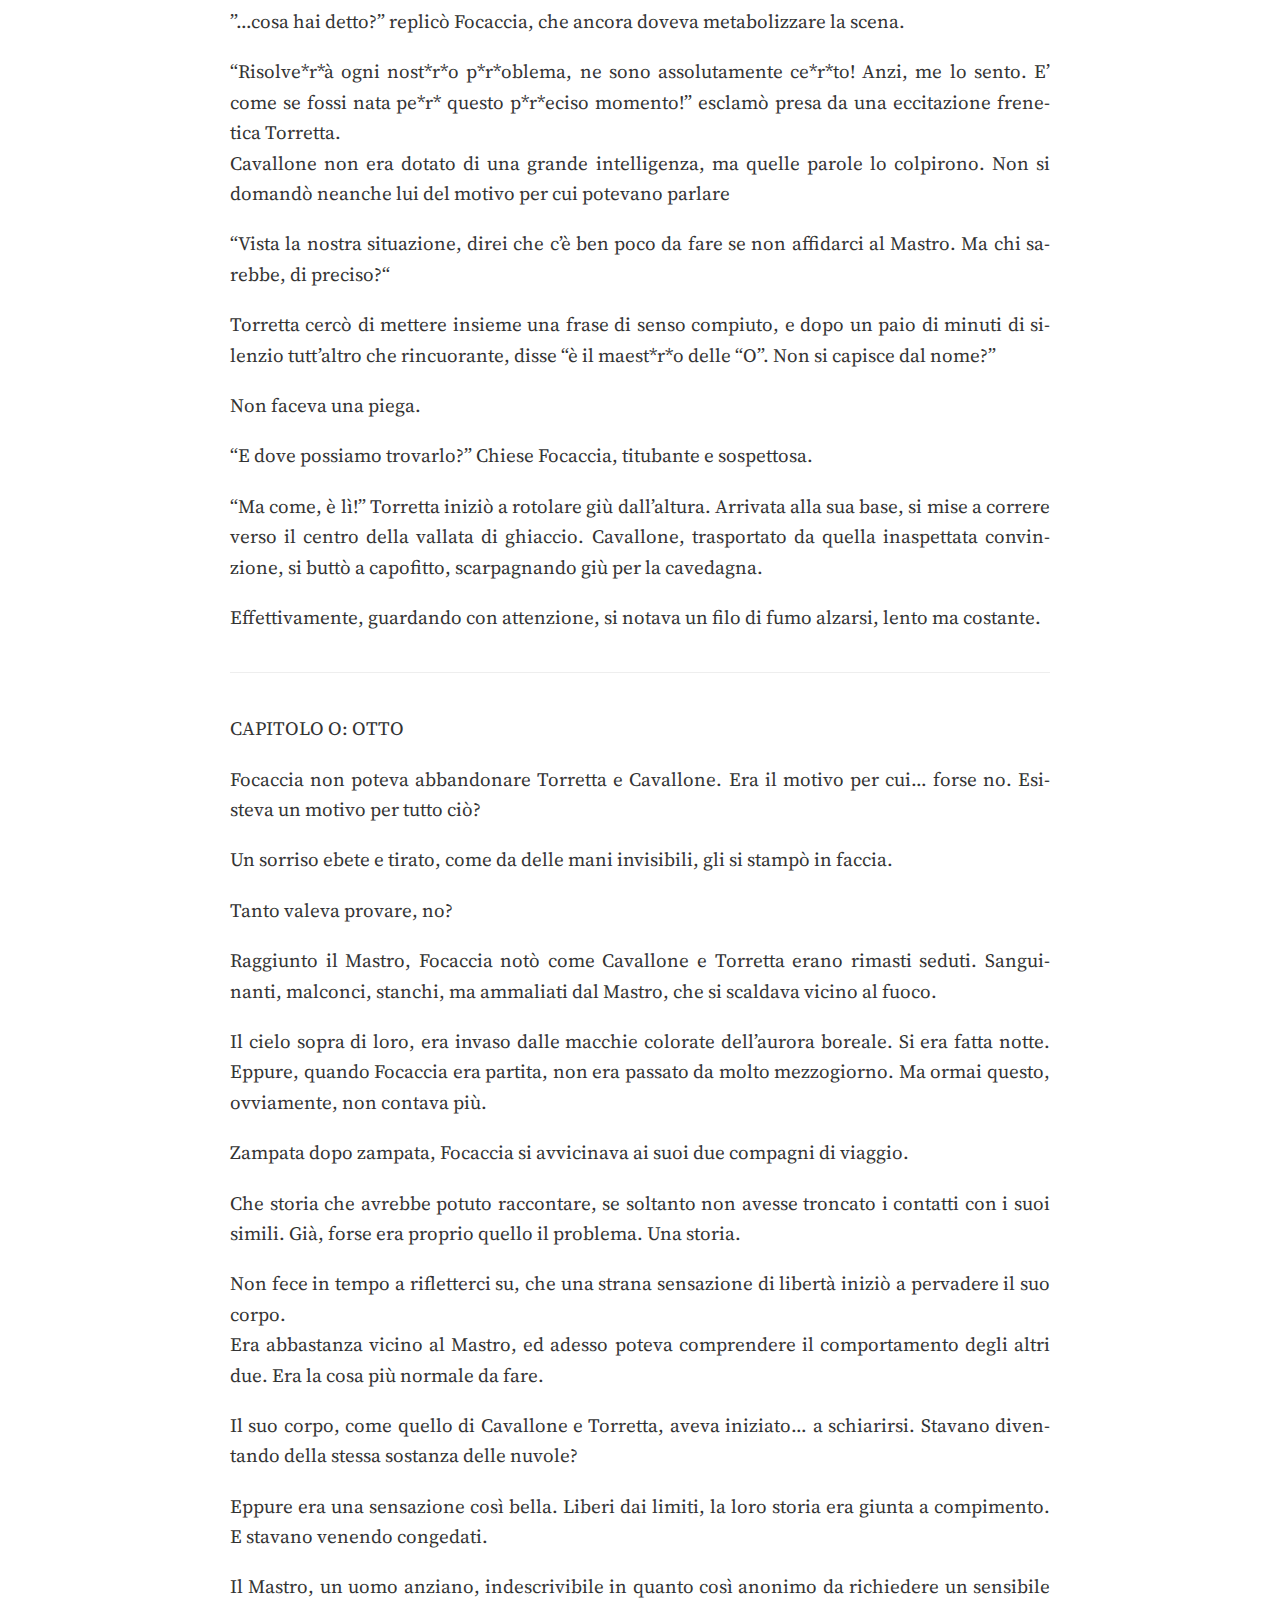
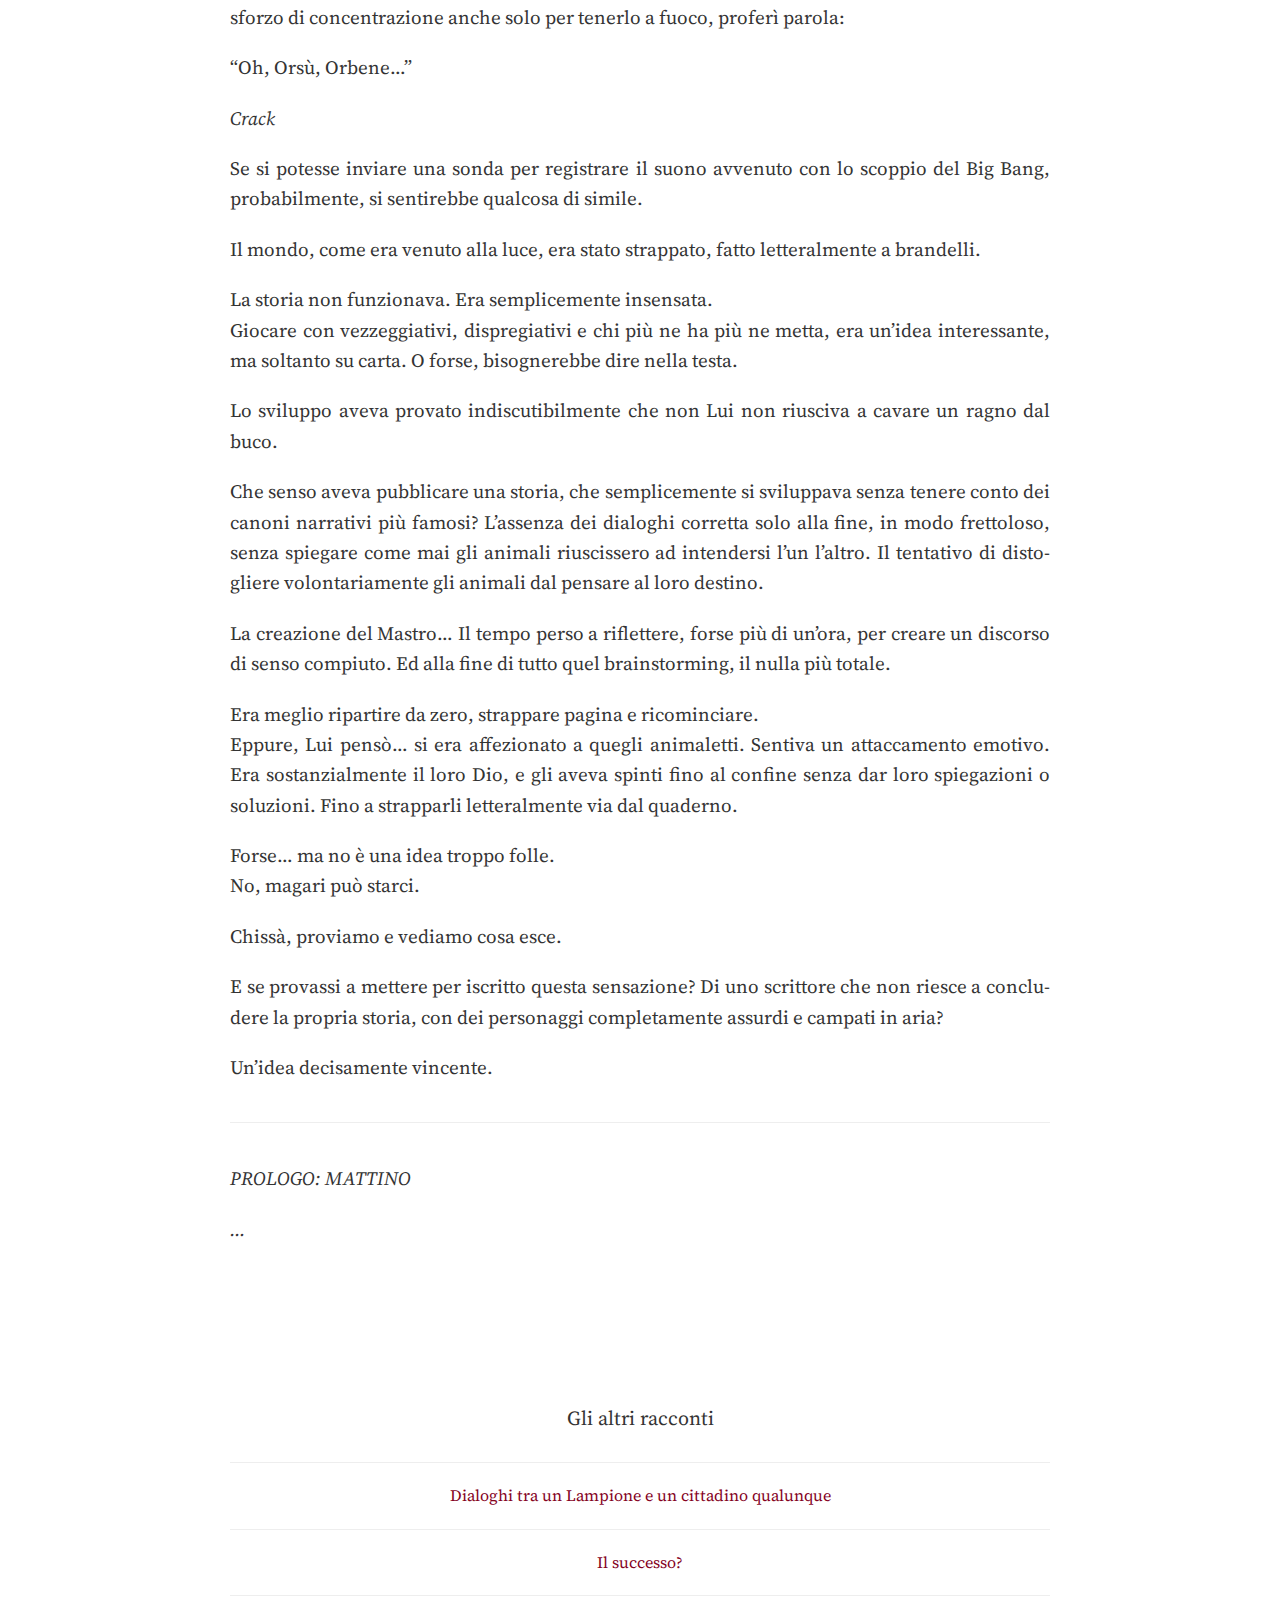
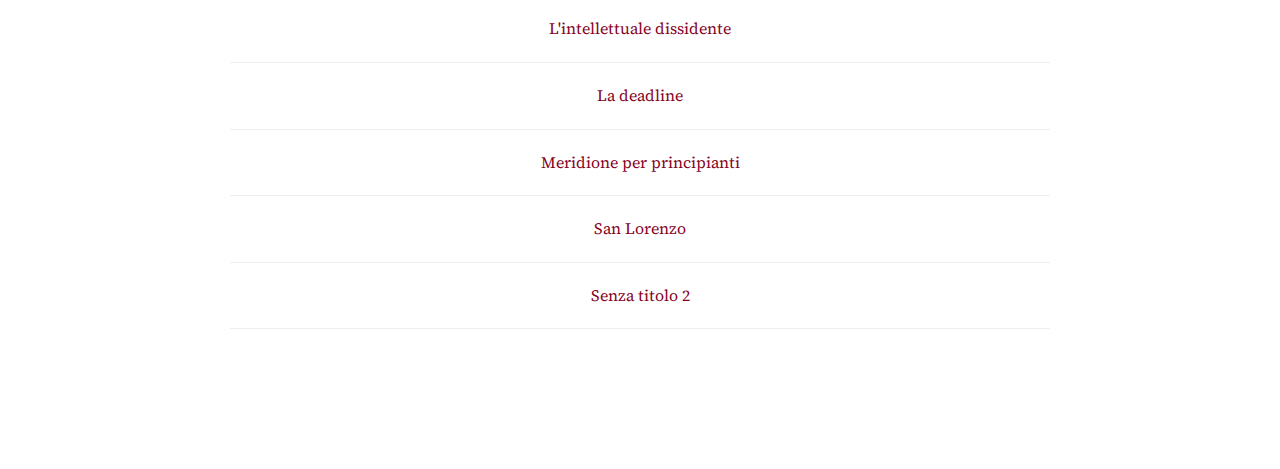
<file: senza-titolo-1/index.html>
<!DOCTYPE html>
<html lang="it-IT">
	<head>
    <meta charset="utf-8">
<meta http-equiv="X-UA-Compatible" content="IE=edge,chrome=1">
<meta name="viewport" content="width=device-width, initial-scale=1">
<meta name="author" content="PCF Fic Challenge 2017">
<meta name="description" content="I racconti in gara">
<meta name="generator" content="Hugo 0.20.5" />
<title>Senza titolo 1</title>
<link href="https://fonts.googleapis.com/css?family=Source+Serif+Pro:400,600" rel="stylesheet">
<link rel="stylesheet" href="https://pokemoncentral.github.io/fic-challenge-2017/css/style.css">
<link rel="stylesheet" href="https://pokemoncentral.github.io/fic-challenge-2017/css/highlight.css">



<link rel="stylesheet" href="https://pokemoncentral.github.io/fic-challenge-2017/css/monosocialiconsfont.css">




<meta property="og:title" content="Senza titolo 1" />
<meta property="og:description" content="PROLOGO: MATTINO
La guerra&hellip; la guerra non cambia mai.
Il nulla. O forse, sarebbe meglio dire il bianco. Solitamente si tende ad associare il nulla ai due colori eternamente contrapposti, bianco o nero. Dipenderà forse dalla propria visione della vita? Una persona che vede il bicchiere mezzo pieno, immaginerà il nulla come un luogo di eterna pace, immerso nella luce della beatitudine eterna, mentre una persona che vede il bicchiere mezzo vuoto, tenderà ad associare il nulla con l&rsquo;oscurità perpetua del nero." />
<meta property="og:type" content="article" />
<meta property="og:url" content="https://pokemoncentral.github.io/fic-challenge-2017/senza-titolo-1/" />


















<meta itemprop="name" content="Senza titolo 1">
<meta itemprop="description" content="PROLOGO: MATTINO
La guerra&hellip; la guerra non cambia mai.
Il nulla. O forse, sarebbe meglio dire il bianco. Solitamente si tende ad associare il nulla ai due colori eternamente contrapposti, bianco o nero. Dipenderà forse dalla propria visione della vita? Una persona che vede il bicchiere mezzo pieno, immaginerà il nulla come un luogo di eterna pace, immerso nella luce della beatitudine eterna, mentre una persona che vede il bicchiere mezzo vuoto, tenderà ad associare il nulla con l&rsquo;oscurità perpetua del nero.">



<meta itemprop="wordCount" content="3595">



<meta itemprop="keywords" content="" />



  <meta name="twitter:card" content="summary"/>



<meta name="twitter:text:title" content="Senza titolo 1"/>
<meta name="twitter:title" content="Senza titolo 1"/>
<meta name="twitter:description" content="PROLOGO: MATTINO
La guerra&hellip; la guerra non cambia mai.
Il nulla. O forse, sarebbe meglio dire il bianco. Solitamente si tende ad associare il nulla ai due colori eternamente contrapposti, bianco o nero. Dipenderà forse dalla propria visione della vita? Una persona che vede il bicchiere mezzo pieno, immaginerà il nulla come un luogo di eterna pace, immerso nella luce della beatitudine eterna, mentre una persona che vede il bicchiere mezzo vuoto, tenderà ad associare il nulla con l&rsquo;oscurità perpetua del nero."/>



    </head>
<body>
    <nav class="main-nav">
	
		<a href='https://pokemoncentral.github.io/fic-challenge-2017/'> <span class="arrow">←</span>Home</a>
	

	

	
</nav>

    <section id="wrapper">
        
        
<article class="post">
    <header>
        <h1>Senza titolo 1</h1>
        <h2 class="headline">
        <br>
        
        </h2>
    </header>
    <section id="post-body">
        <p>PROLOGO: MATTINO</p>

<p>La guerra&hellip; la guerra non cambia mai.</p>

<p>Il nulla. O forse, sarebbe meglio dire il bianco. Solitamente si tende ad associare il nulla ai due colori eternamente contrapposti, bianco o nero. Dipenderà forse dalla propria visione della vita? Una persona che vede il bicchiere mezzo pieno, immaginerà il nulla come un luogo di eterna pace, immerso nella luce della beatitudine eterna, mentre una persona che vede il bicchiere mezzo vuoto, tenderà ad associare il nulla con l&rsquo;oscurità perpetua del nero. Ma se è vero che classificare tutto come &ldquo;bianco o nero&rdquo; è un errore logico, sarà forse che esistano varie gradazioni di nulla?</p>

<p>Purtroppo, in un mondo improntato all&rsquo;utilitarismo, e ancora prima alla sopravvivenza, questi pensieri non potevano permettersi il lusso di attraversare la mente del cacciatore. L&rsquo;unica cosa veramente importante era la preda. Liberare mente e polmoni per annullare completamente la propria presenza&hellip; nullificarsi, una sorte tutt&rsquo;altro che rosea per il cacciatore. Sicuramente migliore di quella che sarebbe spettata al povero malcapitato.</p>

<p>Attendendo con pazienza sopra un&rsquo;altura, con il sole che picchiava freddamente quasi a giudicare le azioni dei presenti, senza migliorare quella sensazione di gelo che rinchiudeva tra le sue fauci qualsiasi creatura così sfortunata da girare per quelle terre, il cacciatore attendeva. Non sapeva quanto avrebbe dovuto effettivamente attendere, ma non era importante. L&rsquo;unica cosa che ormai occupava la sua testa, era la preda. Un&rsquo;ossessione tale da non potergli permettere alcun tipo di distrazione. </p>

<p><em>Splash</em></p>

<p>Qualcosa era uscito dall&rsquo;acqua. Il cacciatore prese un singolo proiettile dal suo corposo zaino, forse atto a trasportare il corpo esanime della sua preda, e caricò il suo fucile, con una lentezza ed una tranquillità tali da mettere in dubbio la sua sanità mentale. Come poteva uccidere un suo simile, con una calma quasi innaturale? </p>

<p>La povera vittima era ormai caduta nella trappola piazzata appositamente dal cacciatore. Un pesce, fresco di giornata e messo in bella vista. Il tempo di avvicinarsi e&hellip; <em>BAM</em>. Il proiettile sibilò nell&rsquo;aria, e Sebastiano non fece in tempo ad accorgersene che&hellip; </p>

<hr />

<p>Si dice che quando si sta per morire, la vita ti scorra davanti agli occhi. Sebastiano ne era consapevole. Fin da piccolo non aveva mai brillato per bellezza, agilità, intelligenza. In realtà, non era completamente negato in nessun campo, era semplicemente mediocre. Questa sensazione di mediocrità aveva pervaso la sua anima. I suoi fratelli e le sue sorelle erano, seppur quasi impercettibilmente migliori. Per Sebastiano, invece, il peso della sua inferiorità si faceva sentire. Ed in questa situazione Sebastiano fu costretto a vivere. Una condizione tale da spingerlo più volte a tentare di suicidarsi. Essere eternamente il termine medio, senza sapore, facilmente dimenticabile, insipido, da non meritarsi neanche un appoggio completo da parte dei familiari.<br />
Un giorno però si accorse di poter usare la sua incredibile mediocrità come un punto di forza. Iniziò ad apparire quanto il più possibile indifeso, costernato, sofferente. In questo modo le persone erano necessariamente spinte a provar pena, o se si vuole usare un termine più elegante, compassione, per lui. </p>

<p>La vita di Sebastiano divenne quella di un parassita che si cibava della magnanimità, forzata, altrui. Non che gli altri non avessero colpe, nell&rsquo;indossare la macchina dei benefattori di turno, utile soltanto alla glorificazione del proprio ego.</p>

<p>Come poteva lasciar perdere quel pesce? Se fosse stato beccato sul luogo del crimine dal pescatore, avrebbe semplicemente guardato mogio mogio verso terra, accusando una fame insistente da giorni che l&rsquo;aveva portato a compiere un atto così vile. Sapeva che sarebbe riuscito a giostrarsi tranquillamente qualsiasi essere vivente. Non era importante, d&rsquo;altro canto, perché una persona così mediocre come lui non avrebbe attirato neanche le ire dei suoi simili. Al massimo qualche sospiro adirato, ma niente di più. La sua debolezza era il suo più grande punto di forza.</p>

<p>Purtroppo non aveva calcolato che il destino l&rsquo;avrebbe fatto diventare l&rsquo;origine di una storia.</p>

<hr />

<p>&hellip;il suo cervello finì a colorare di un rosa gradualmente più acceso la neve circostante.</p>

<p>Il cacciatore scese dal punto sopraelevato, di nuovo dimostrando una tranquillità inquietante, fino ad arrivare ai piedi della sua preda.</p>

<p>Focaccia in realtà non aveva il benché minimo appetito. Eppure non riusciva a smettere di farlo. Cacciare un proprio simile era qualcosa che era costretto, condannato a fare per il resto della sua esistenza. Perché? Beh, non lo sapeva neanche lui. Un giorno un istinto morboso, proveniente dagli antri più reconditi della sua mente, lo spinse ad allontanarsi da *quel* branco di individui, e ritirarsi. Non per il loro bene, ovviamente. Era sempre stato in individuo scontrosissimo, antipatico alla quasi totalità di coloro che finivano per malaugurata sorte ad entrare in contatto con lui. Definito come persona spregevole, il suo allontanamento era stato benvisto da tutti, persino dai suoi genitori che finirono per levarsi un peso dalla coscienza e dal portafoglio, se solo ne avessero avuto uno. </p>

<p>Focaccia si ritirò non perché non aveva alcuna voglia di causare morte e sofferenza ad i suoi simili.  Semplicemente, odiava doversi sottomettere ad istinti primordiali, forse ancestrali, che sembravano un brutto scherzo giocato da una divinità che l&rsquo;aveva preso, anch&rsquo;egli, in antipatia. La parte sana della sua mente si rifiutava categoricamente di cedere ma presto sentì di non riuscire a controllare il suo impulso, e come un prigioniero che si dimena in catene, seppur destinato al patibolo, finì per diventare quella&hellip; quella <em>cosa</em>. Purtroppo il suicidio non fu d&rsquo;aiuto, perché il suo ego gli proibiva categoricamente, quasi come se non facesse veramente i suoi interessi, a farsi fuori. </p>

<p>Un istinto irrazionale, che era nato dal nero nulla, e che finiva per far scontrare le sue vittime con il candido, bianco nulla della neve.</p>

<p>Alla fine però, scese ad un compromesso. Accettò ciò che sarebbe diventato, a patto di continuare a rimanere da solo, vagando per l&rsquo;Antartide, appagando il proprio desiderio una volta ogni 7 giorni.<br />
O almeno, pensava di essere sceso a patti.</p>

<p>Un contratto fu siglato, per quanto non c&rsquo;era carta per attestarlo. Non che sapesse scrivere.</p>

<p>Focaccia aprì lo zaino, strappò un baffetto dalla faccia della sua vittima e lo mise dentro una bottiglia di birra, recuperata nel mare anni or sono. Era un cimelio, per ricordare le vittime della sua ingordigia, e per far pesare la scure della colpevolezza sulla sua testa, ogni volta un filo, o un baffo, di più. </p>

<p>Se era indubbiamente vero che non avesse fame alla vista di quel cadavere, Focaccia in realtà aveva smesso di mangiare qualsiasi tipo di nutrimento. Forse l&rsquo;appagamento derivato dall&rsquo;uccisione, seguito da un disgusto immediato per l&rsquo;azione, l&rsquo;aveva portato ad odiare quasi ogni tipo di nutrimento.</p>

<p>Per fortuna, dall&rsquo;inizio della sua disavventura si era imbattuto in una casa. Forse un Dio malevolo aveva davvero voluto incoraggiare la sua carriera da killer seriale.</p>

<p>Era dispersa nel mezzo del nulla, tant&rsquo;è che credette si trattasse di un miraggio in mezzo alla tormenta di neve.</p>

<p>In realtà, la casa era reale, ed era una stazione meteorologica. Focaccia fece fuori il suo proprietario, e si impossessò della struttura. Questo meteorologo sembrava avere una passione per le focacce. Ovviamente, erano surgelate e quindi dovevano essere di volta in volta riscaldate. Focaccia riconobbe nell&rsquo;omonima pietanza, la fine della suo involontario sciopero della fame. Il meteorologo inoltre, aveva comprato un fucile per difendersi, probabilmente, dagli eventuali attacchi di orsi polari nella regione.</p>

<p>E quando sarebbero finite le focacce? Era meglio non pensarci, e vivere alla giornata.</p>

<p>Ed il resto è storia.</p>

<p>In realtà, è proprio da qui che inizia la nostra storia. Unica certamente, ma ciò non rappresenta la caratteristica fondamentale. D&rsquo;altro canto, se si vuole essere estremamente pignoli, ogni storia ha una componente di unicità. E&rsquo; come un vaso di creta. La sostanza è la stessa, è la forma a cambiare di volta in volta.</p>

<p>Il meteorologo pensava di doversi difendere dagli orsi, forse dai lupi.</p>

<p>Sicuramente non si aspettava di doversi difendere da Focaccia, una foca scontrosa che mangiava la focaccia ed andava a caccia. </p>

<hr />

<p>CAPITOLO 1: MERIGGIO</p>

<p>Focaccia si sentiva a disagio. Da quando era iniziato un nuovo capitolo della sua vita, continuava a pensare che qualcosa non fosse giusto. Aveva un pessimo presentimento, ma continuava a celarlo a sé stesso perché sapeva che non avrebbe mai posseduto una risposta. </p>

<p>Quel giorno, come gli altri nel passato e, come pensava, nel futuro, si diresse verso la costa frastagliata dell&rsquo;iceberg.</p>

<p>Focaccia stava attento ad evitare sapientemente il suo vecchio branco. Essendo una foca abbastanza matura, aveva passato abbastanza tempo con loro da ricordarsi gli spostamenti ciclici sul territorio. </p>

<p>Questo, ovviamente, lo esponeva ad altri pericoli, ma la sua scommessa con la vita per adesso lo aveva redarguito in modo adeguato.</p>

<p>Come se potesse lavarsi il peccato di dosso, Focaccia si fece il bagno di routine.</p>

<p>Era una foca strana, perché nuotava con gli occhi chiusi, da quando aveva cambiato stile di vita. Non voleva vedere tutti i banchi degli ormai non più gustosi pesci. Sentiva come se un filo della sua essenza si sarebbe persa ad ogni sguardo. Purtroppo, per ragioni di necessità, doveva ogni tanto aprirli per controllare non ci fossero predatori nelle vicinanze, anche se il suo udito si stava via via affinando, o per catturare un&rsquo;esca allettante per le sue vittime. </p>

<p>Durante il bagno d&rsquo;espiazione però, qualcosa di inusuale successe. Focaccia si accorse subito di uno strano rumore, appena tuffatosi. Un rumore&hellip; quasi uno scalpitio, aveva turbato la quiete marina. E non si trattava di uno dei saltuari predatori che si spingevano così vicino al ghiacciaio.</p>

<p>Focaccia si accorse preventivamente che qualcosa di strano lo attendeva, ma alla emersione non era decisamente preparato per&hellip; qualsiasi cosa si potesse definire quello.</p>

<p>Un cavallo, di un bianco mimetico, cercava disperatamente di tirarsi su, con metà del corpo immerso nella gelida acqua dell&rsquo;Antartide.</p>

<p>Focaccia rimase paralizzato per qualche momento, ma decise di intervenire. Non aveva perso la sua umanità, se si poteva chiamare in quel modo. </p>

<p>Con un debole ululato cercò di avvisare preventivamente il cavallo, ma forse a causa dello shock, quest&rsquo;ultimo non si accorse di nulla. Purtroppo ogni secondo era prezioso, e Focaccia decise comunque di intervenire, spingendo il cavallo sopra la piattaforma di ghiaccio prima che fosse troppo tardi. </p>

<p>Un nitrito di sbigottimento segnò l&rsquo;incontro dei loro occhi. Il cavallo non poteva credere ai suoi occhi, ma si fece scappare un risolino ebete. Ne aveva viste un bel po&rsquo; di quelle creature, ma continuava a trovarle buffe ad un primo sguardo.</p>

<p>Focaccia non aveva ben capito cosa fosse lui. Era rimasta nell&rsquo;acqua avendo abilmente intuito che quella specie di orso malformato non era capace a nuotare.</p>

<p>Ma perché aveva deciso di aiutarlo in primo luogo? Una fitta di dolore attraversò la sua testa, quasi come se qualcuno stesse cercando di distrarlo.</p>

<p>Focaccia notò le zampe malandate e sanguinanti del cavallo. Capii subito che qualcosa non andava. Quanta strada doveva aver fatto per arrivare fin lì? E da dove era partito?</p>

<hr />

<p>Acqua. I cavalli solitamente non sognano. O meglio, così pensava Cavallone. Da qualche tempo però, gli capitava di sognare, sia durante le ore di sonno, sia durante quelle di veglia. Sognava ad occhi aperti.</p>

<p>Una malinconia di vivere l&rsquo;aveva improvvisamente preso, da un giorno all&rsquo;altro. Si trovava bene nel suo Ranch eppure non riusciva a smettere di pensare all&rsquo;acqua. Ma non a quell&rsquo;acqua che trovava ogni giorno nell&rsquo;albero incavato vicino alla mangiatoia, Cavallone immaginava l&rsquo;oceano. Non sapeva cosa fosse, non l&rsquo;aveva mai visto, eppure continuava a sognarlo, increspato.</p>

<p>Se fosse stato possibile identificare un cavallo ferventemente credente, si sarebbe indicato con assoluta certezza Cavallone. Da quando aveva iniziato ad avere le visioni dell&rsquo;oceano, si era convinto che fosse destinato a fare qualcosa di speciale.</p>

<p>Invano cercò di convincere i suoi simili, nessuno gli credeva. Eppure tutti lo rispettavano.</p>

<p>Perché? Era un cavallo il doppio grande il doppio del normale. Era il favorito del padrone proprio per quello. Un prodigio naturale, continuava a vincere gare su gare alla contea, alcuni avevano addirittura consigliato di affidarlo ad una equipe di scienziati per il bene della Scienza. </p>

<p>Purtroppo Cavallone adesso, era diventato un mero pony nelle mani del vero Padrone. Sentita la chiamata provenire dai meandri dell&rsquo;oceano, un giorno decise di rompere con la sua vita passata, ed inseguire quel suo sogno.</p>

<p>Sarebbe stato possibile? Non era un problema che si era posto all&rsquo;inizio del viaggio.</p>

<p>Per quasi un mese la sua crociata continuò, quasi senza sosta. Sentiva una voce nella testa, che lo spingeva a continuare lungo una strada che vedeva segnata sotto i suoi piedi. Ed era arrivato, indolenzito ed affamato, al confine del Mondo, o almeno lo credeva tale.</p>

<p>Il suo Dio lo aveva tradito?</p>

<hr />

<p>Il sole batteva allo Zenith, ma non per questo Cavallone aveva meno freddo di quanto non provasse verso l&rsquo;alba. </p>

<p>Focaccia intuì il problema, e decise di farsi carico del poveretto. Di nuovo, era una azione completamente fuori luogo per un misantropo come lui, ma ormai aveva smesso di porsi domande, seguiva malinconicamente il suo destino che sembrava essere stato tracciato.</p>

<p>Un tacito assenso si formò tra i due. Cavallone, in segno di ringraziamento per quell&rsquo;aiuto, ma ancora stordito dal tradimento del suo Dio, che non solo aveva smesso di sussurrargli la via ma lo aveva anche portato ad una morte quasi certa, aveva deciso di smettere di sorridere in rispetto del suo tondeggiante amico. </p>

<p>Focaccia dal canto suo, fece intuire con un cenno della testa, di farsi seguire.</p>

<p>Iniziò una marcia tra la neve ed il ghiaccio, verso la sua dimora.</p>

<hr />

<p>CAPITOLO 2: DOPOPRANZO </p>

<p>Cavallone si stava avidamente cibando, con il didietro schiacciato in quanto più vicino possibile alla finestra, di piselli, fave, e qualsiasi altro vegetale surgelato che Focaccia aveva trovato nel freezer.</p>

<p>Era stato previdente: conservare ogni tipo di alimento in previsione di una futura guarigione dall&rsquo;ossessione per le focacce.<br />
Cavallone purtroppo non riusciva ad entrare in casa, ma Focaccia accese la stufa per il bene del suo nuovo amico, spostandola vicino alla finestra.</p>

<p>Si fermò un attimo, mentre cercava di mettere un momento di tranquillità per mettere apposto le idee. Perché aveva pensato a Cavallone come un amico? L&rsquo;aveva pensato lui o qualcun altro?<br />
Chi era che, da qualche ora a questa parte, sembrava intrufolarsi nella sua testa di continuo?</p>

<p>Un&rsquo;altra fitta di dolore segnò la fine di quella discussione interiore. Ancora più giù di morale ed amareggiato del solito, Focaccia usci di casa per controllare la situazione. Per precauzione, prese il fucile. Stranamente, Cavallone non si era posto alcuna domanda riguardante ad esso, sin dal loro primo incontro. Era forse intimorito? O non aveva mai visto un fucile in vita sua? </p>

<p>Focaccia si diresse sopra la piccola montagnetta di neve situata ad Est della stazione. Doveva monitorare il tempo, più per Cavallone che per sé.</p>

<p>Sfortunatamente delle nuvole che non lasciavano presagire nulla di buono si erano radunate all&rsquo;orizzonte. Doveva necessariamente trovare un riparo per Cavallone, o una tempesta di neve sarebbe stata troppo anche per lui. </p>

<p>All&rsquo;improvviso si accese una lampadina nella testa di Focaccia. Una strada si dipanò partendo dai suoi piedi e puntando verso Ovest.</p>

<p>Focaccia sentì nuovamente quella sensazione di disagio, ma la necessità di trovare un riparo era tale da costringerlo a posporre qualsiasi problema.</p>

<p>Arrivato vicino a Cavallone, che intanto aveva trangugiato velocemente quel poco cibo che gli era stato offerto, Focaccia fece si fece intuire con un cenno deciso della testa: bisognava trovare un rifugio.</p>

<p>Il viaggio durò relativamente poco. Focaccia conosceva la strada, ma non ricordava assolutamente di averla appresa in primo luogo. Dove stavano andando? Una sensazione di falsa sicurezza, quasi come se gli fosse stata forzata in gola, attraversava il suo corpo.</p>

<p>Non riuscendo completamente a scollarsi la sensazione di disagio, decise di fare una piccola deviazione per salire su una postazione sopraelevata. Quantomeno, avrebbe avuto una visione completa della vallata glaciale in cui erano, a quanto pare, diretti. </p>

<p>Ed ecco che accade.</p>

<p>Un toro.</p>

<hr />

<p>Torretta non si era mai sentita ad agio nel suo corpo. Nata toro, il suo carattere sin da bambina era decisamente effemminato. Non che ciò rappresentasse qualcosa di negativo. Tutt&rsquo;altro. Lui si sentiva a posto con sé stesso, e non dovendosi fare eccessivi problemi in quanto toro, viveva in tranquillità nel Ranch. </p>

<p>Si sorprese del fatto che gli altri tori non si opposero alla sua plateale manifestazione di femminilità. Passava tutto il tempo a parlottare con le mucche, ma i suoi simili non lo fecero mai sentire a disagio per la sua attitudine.</p>

<p>Purtroppo, questa situazione idilliaca venne brutalmente infranta dai piani degli uomini.</p>

<p>&ldquo;Il toro deve fare il toro, altrimenti non serve assolutamente a nulla!&rdquo; dicevano.</p>

<p>Torretta non capiva, ma poteva soltanto trovare curiose queste persone, che non riuscivano a vedere il mondo per quello che effettivamente era, ma erano offuscati da questa voglia di sfruttare a loro vantaggio qualsiasi essere vivente ed oggetto inanimato presente sul pianeta Terra. </p>

<p>Un filo egocentrici, si direbbe. </p>

<p>E-</p>

<p>Torretta si ritrovava, senza alcun ricordo della sua vita precedente, sopra un&rsquo;altura ghiacciata. La morsa del freddo le faceva sentire un dolore lancinante in svariate parti del corpo, ma non riusciva a muoversi.</p>

<p>Perché l&rsquo;unica cosa che provava era un misto di ammaliamento e paura. Perché Torretta aveva paura delle altezze, ma allo stesso tempo&hellip; le adorava.</p>

<p>Il problema era che proprio il motivo per cui sentiva questo sentimento d&rsquo;amore assolutamente irrazionale verso le strutture elevate, unito quasi ironicamente alle vertigini. </p>

<p>Non ricordava nulla, se non che c&rsquo;era una persona che avrebbe risolto ogni problema.</p>

<p>&ldquo;Il Mast*r*o!&rdquo; esclamò con la sua tipica *r* moscia.</p>

<p>&rdquo;&hellip;cosa hai detto?&rdquo; replicò Focaccia, che ancora doveva metabolizzare la scena.</p>

<p>&ldquo;Risolve*r*à ogni nost*r*o p*r*oblema, ne sono assolutamente ce*r*to! Anzi, me lo sento. E&rsquo; come se fossi nata pe*r* questo p*r*eciso momento!&rdquo; esclamò presa da una eccitazione frenetica Torretta.<br />
Cavallone non era dotato di una grande intelligenza, ma quelle parole lo colpirono. Non si domandò neanche lui del motivo per cui potevano parlare</p>

<p>&ldquo;Vista la nostra situazione, direi che c&rsquo;è ben poco da fare se non affidarci al Mastro. Ma chi sarebbe, di preciso?&ldquo; </p>

<p>Torretta cercò di mettere insieme una frase di senso compiuto, e dopo un paio di minuti di silenzio tutt&rsquo;altro che rincuorante, disse &ldquo;è il maest*r*o delle &ldquo;O&rdquo;. Non si capisce dal nome?&rdquo;</p>

<p>Non faceva una piega.</p>

<p>&ldquo;E dove possiamo trovarlo?&rdquo; Chiese Focaccia, titubante e sospettosa.</p>

<p>&ldquo;Ma come, è lì!&rdquo; Torretta iniziò a rotolare giù dall&rsquo;altura. Arrivata alla sua base, si mise a correre verso il centro della vallata di ghiaccio. Cavallone, trasportato da quella inaspettata convinzione, si buttò a capofitto, scarpagnando giù per la cavedagna.</p>

<p>Effettivamente, guardando con attenzione, si notava un filo di fumo alzarsi, lento ma costante. </p>

<hr />

<p>CAPITOLO O: OTTO</p>

<p>Focaccia non poteva abbandonare Torretta e Cavallone. Era il motivo per cui&hellip; forse no. Esisteva un motivo per tutto ciò?</p>

<p>Un sorriso ebete e tirato, come da delle mani invisibili, gli si stampò in faccia.</p>

<p>Tanto valeva provare, no?</p>

<p>Raggiunto il Mastro, Focaccia notò come Cavallone e Torretta erano rimasti seduti. Sanguinanti, malconci, stanchi, ma ammaliati dal Mastro, che si scaldava vicino al fuoco.</p>

<p>Il cielo sopra di loro, era invaso dalle macchie colorate dell&rsquo;aurora boreale. Si era fatta notte. Eppure, quando Focaccia era partita, non era passato da molto mezzogiorno. Ma ormai questo, ovviamente, non contava più.</p>

<p>Zampata dopo zampata, Focaccia si avvicinava ai suoi due compagni di viaggio.</p>

<p>Che storia che avrebbe potuto raccontare, se soltanto non avesse troncato i contatti con i suoi simili. Già, forse era proprio quello il problema. Una storia.</p>

<p>Non fece in tempo a rifletterci su, che una strana sensazione di libertà iniziò a pervadere il suo corpo.<br />
Era abbastanza vicino al Mastro, ed adesso poteva comprendere il comportamento degli altri due. Era la cosa più normale da fare.</p>

<p>Il suo corpo, come quello di Cavallone e Torretta, aveva iniziato&hellip; a schiarirsi. Stavano diventando della stessa sostanza delle nuvole?</p>

<p>Eppure era una sensazione così bella. Liberi dai limiti, la loro storia era giunta a compimento. E stavano venendo congedati. </p>

<p>Il Mastro, un uomo anziano, indescrivibile in quanto così anonimo da richiedere un sensibile sforzo di concentrazione anche solo per tenerlo a fuoco, proferì parola:</p>

<p>&ldquo;Oh, Orsù, Orbene&hellip;&rdquo;</p>

<p><em>Crack</em></p>

<p>Se si potesse inviare una sonda per registrare il suono avvenuto con lo scoppio del Big Bang, probabilmente, si sentirebbe qualcosa di simile.</p>

<p>Il mondo, come era venuto alla luce, era stato strappato, fatto letteralmente a brandelli.</p>

<p>La storia non funzionava. Era semplicemente insensata.<br />
Giocare con vezzeggiativi, dispregiativi e chi più ne ha più ne metta, era un&rsquo;idea interessante, ma soltanto su carta. O forse, bisognerebbe dire nella testa.</p>

<p>Lo sviluppo aveva provato indiscutibilmente che non Lui non riusciva a cavare un ragno dal buco.</p>

<p>Che senso aveva pubblicare una storia, che semplicemente si sviluppava senza tenere conto dei canoni narrativi più famosi? L&rsquo;assenza dei dialoghi corretta solo alla fine, in modo frettoloso, senza spiegare come mai gli animali riuscissero ad intendersi l&rsquo;un l&rsquo;altro. Il tentativo di distogliere volontariamente gli animali dal pensare al loro destino.</p>

<p>La creazione del Mastro&hellip; Il tempo perso a riflettere, forse più di un&rsquo;ora, per creare un discorso di senso compiuto. Ed alla fine di tutto quel brainstorming, il nulla più totale.</p>

<p>Era meglio ripartire da zero, strappare pagina e ricominciare.<br />
Eppure, Lui pensò&hellip; si era affezionato a quegli animaletti. Sentiva un attaccamento emotivo. Era sostanzialmente il loro Dio, e gli aveva spinti fino al confine senza dar loro spiegazioni o soluzioni. Fino a strapparli letteralmente via dal quaderno.</p>

<p>Forse&hellip; ma no è una idea troppo folle.<br />
No, magari può starci.</p>

<p>Chissà, proviamo e vediamo cosa esce.</p>

<p>E se provassi a mettere per iscritto questa sensazione? Di uno scrittore che non riesce a concludere la propria storia, con dei personaggi completamente assurdi e campati in aria?</p>

<p>Un&rsquo;idea decisamente vincente.</p>

<hr />

<p><em>PROLOGO: MATTINO</em></p>

<p><em>&hellip;</em></p>

    </section>
</article>

<div style="margin: 160px 0"></div>

<ul id="post-list" class="archive readmore">
    <h3 style="text-align: center">Gli altri racconti</h3>

    
    
    
        <li>
            <a href="/fic-challenge-2017/dialoghi-tra-un-lampione-e-un-cittadino-qualunque/">Dialoghi tra un Lampione e un cittadino qualunque</a>
        </li>
    
        <li>
            <a href="/fic-challenge-2017/il-successo/">Il successo?</a>
        </li>
    
        <li>
            <a href="/fic-challenge-2017/lintellettuale-dissidente/">L&#39;intellettuale dissidente</a>
        </li>
    
        <li>
            <a href="/fic-challenge-2017/la-deadline/">La deadline</a>
        </li>
    
        <li>
            <a href="/fic-challenge-2017/meridione-per-principianti/">Meridione per principianti</a>
        </li>
    
        <li>
            <a href="/fic-challenge-2017/san-lorenzo/">San Lorenzo</a>
        </li>
    
        <li>
            <a href="/fic-challenge-2017/senza-titolo-2/">Senza titolo 2</a>
        </li>
    
</ul>



        <footer id="footer">
</footer>

    </section>
    <script src="//ajax.googleapis.com/ajax/libs/jquery/2.1.1/jquery.min.js"></script>
<script src="https://pokemoncentral.github.io/fic-challenge-2017/js/main.js"></script>
<script src="https://pokemoncentral.github.io/fic-challenge-2017/js/highlight.js"></script>
<script>hljs.initHighlightingOnLoad();</script>





</body>
</html>
</file>
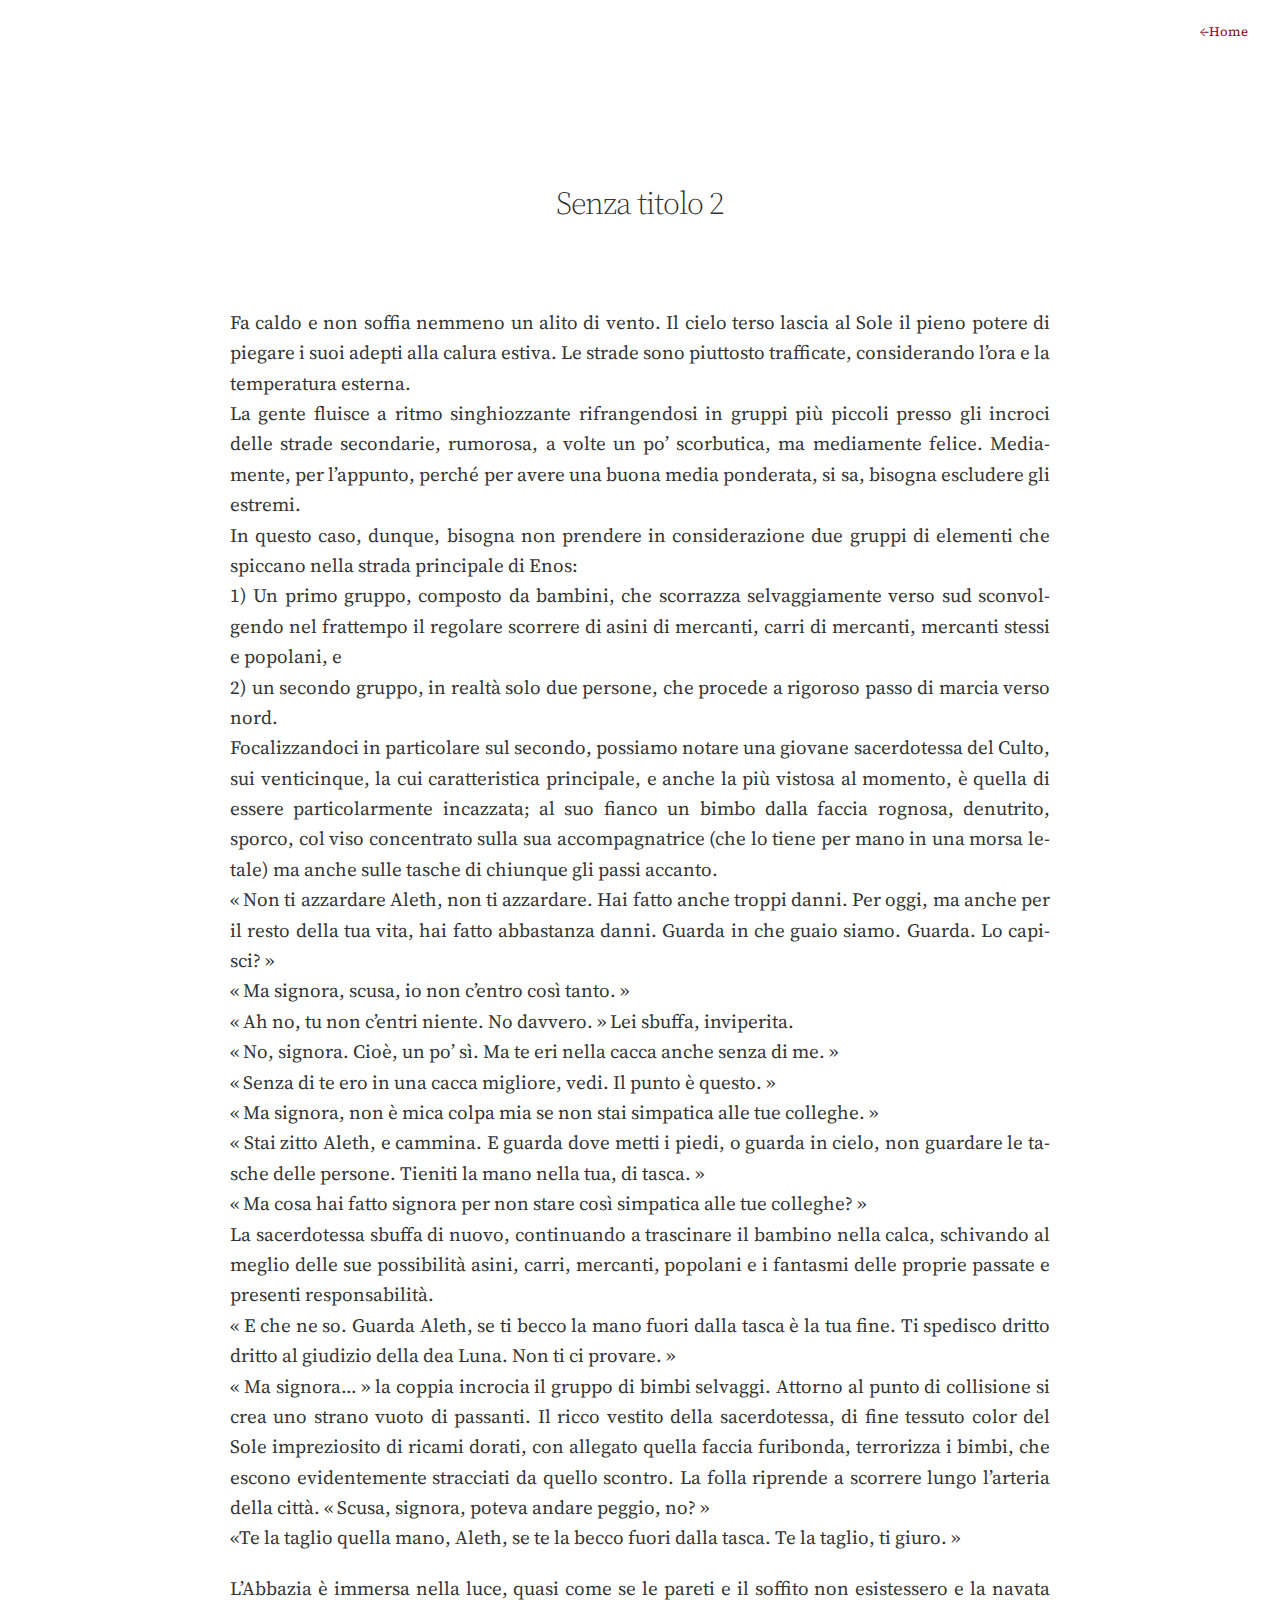
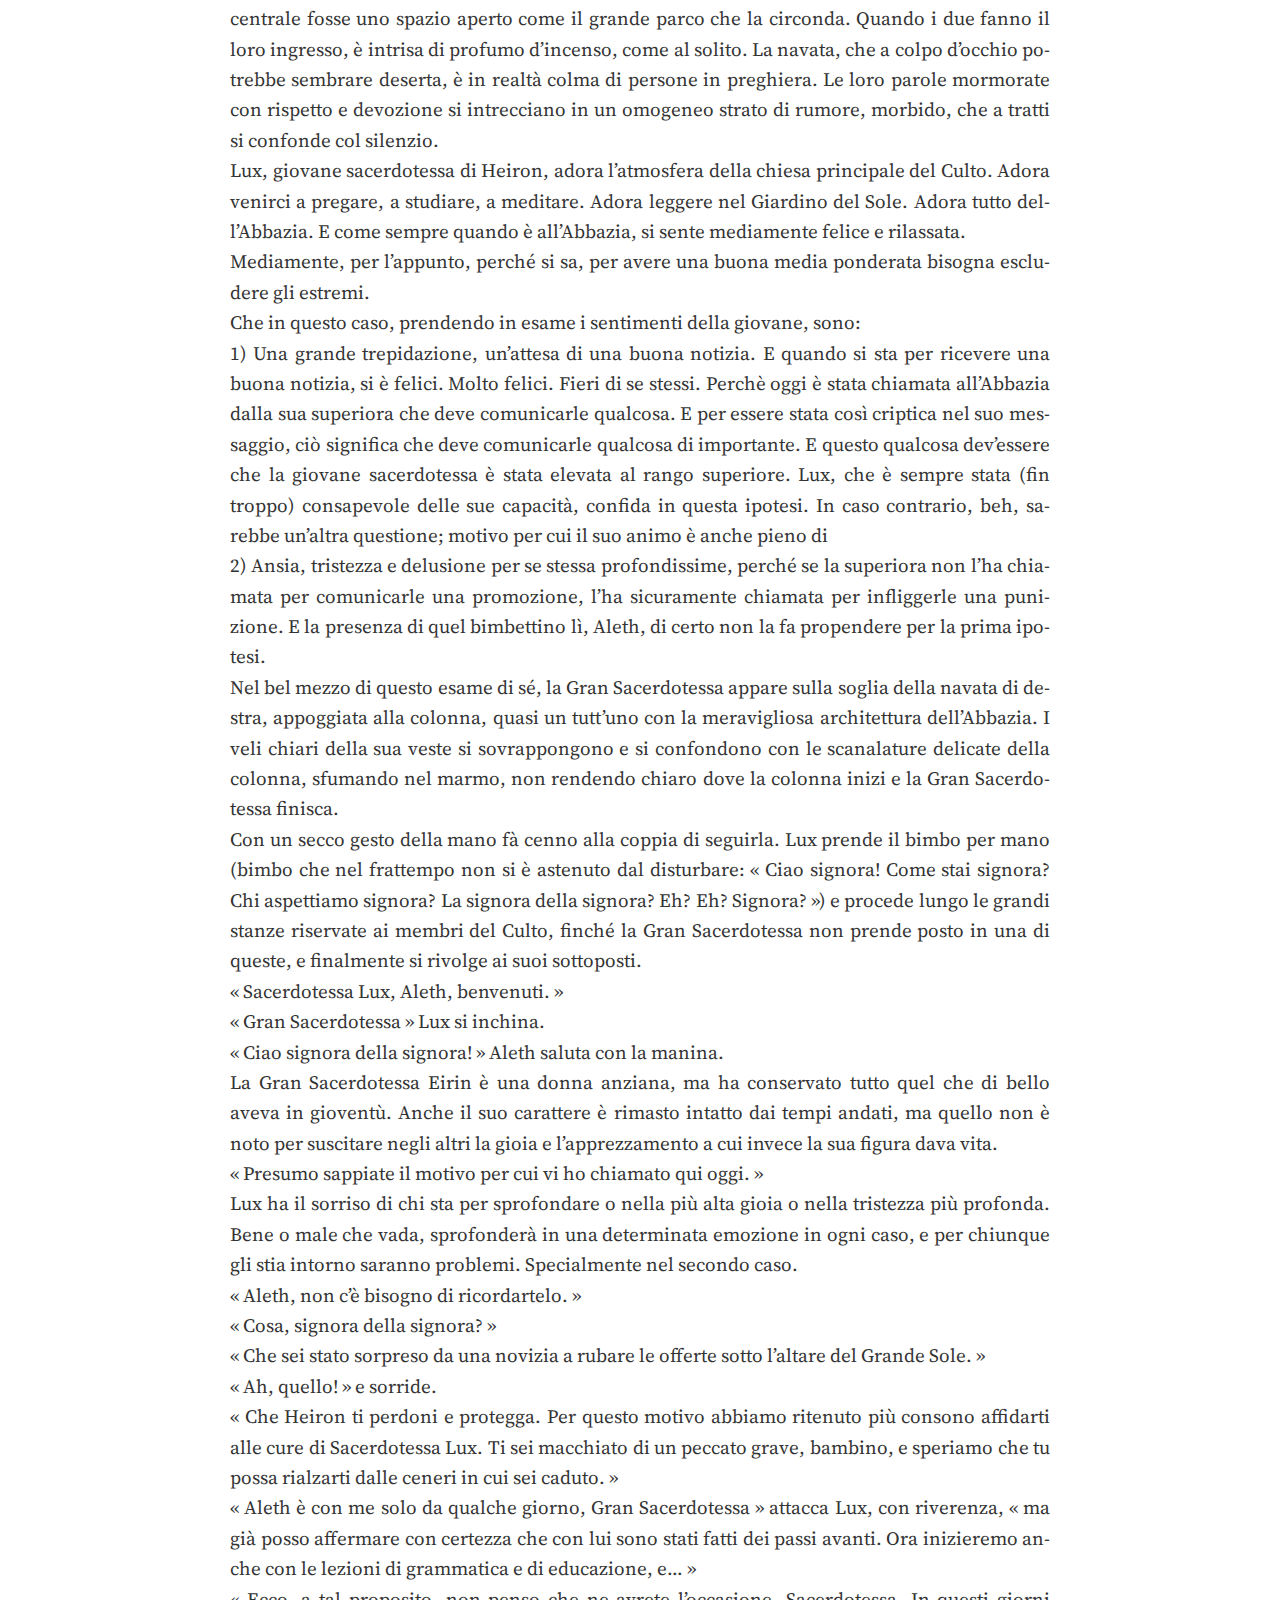
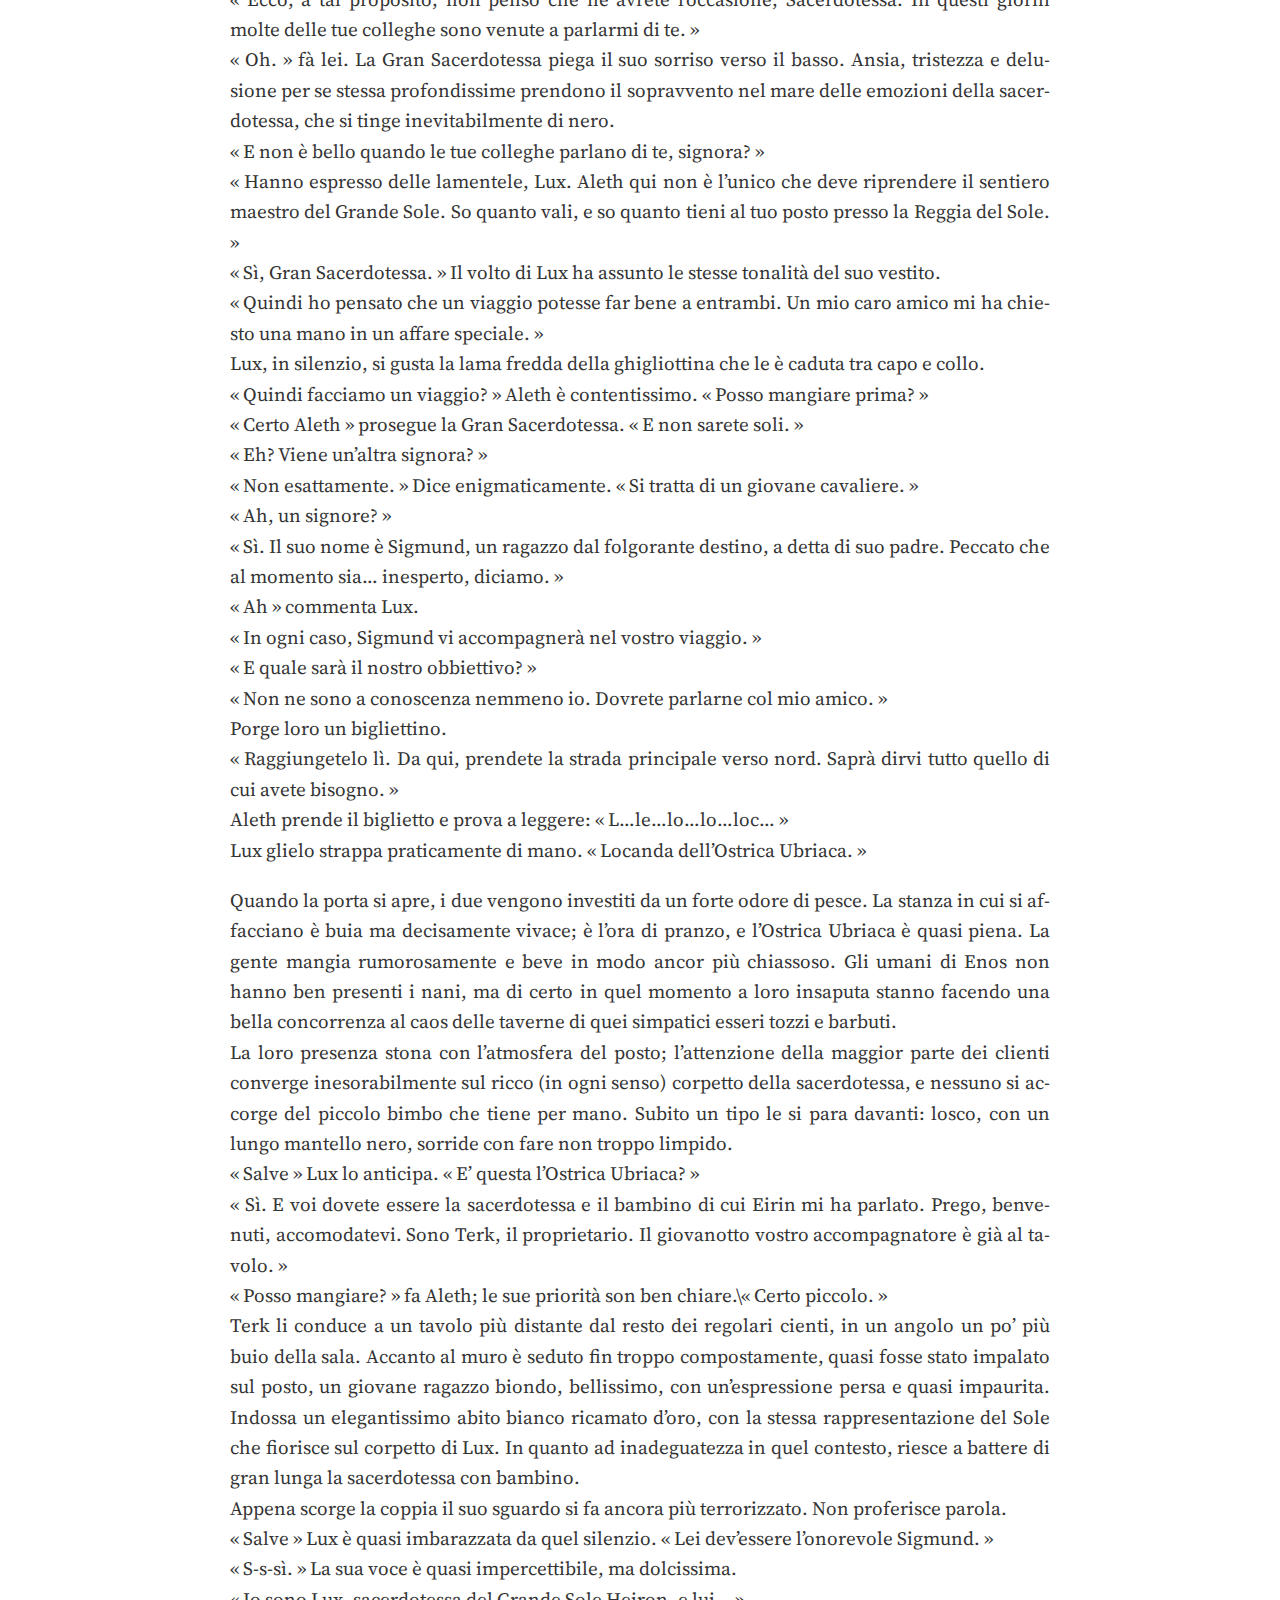
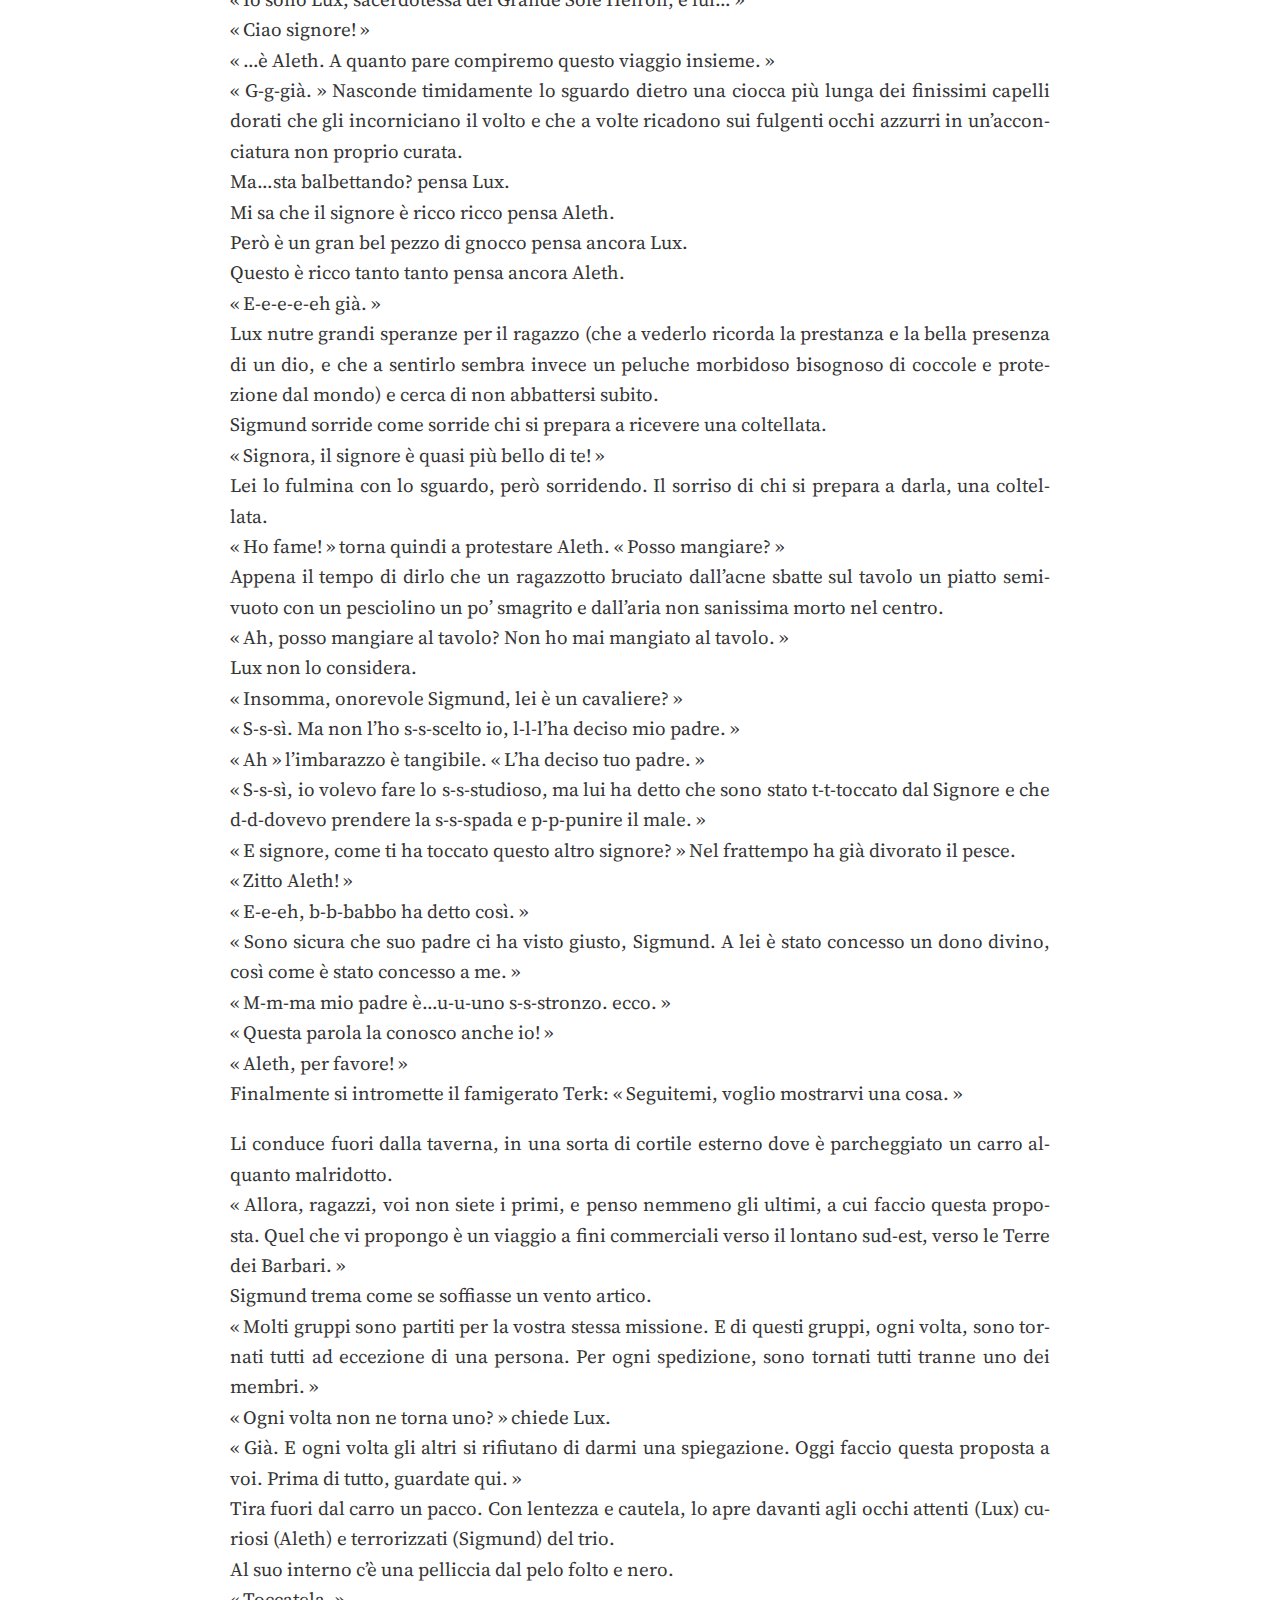
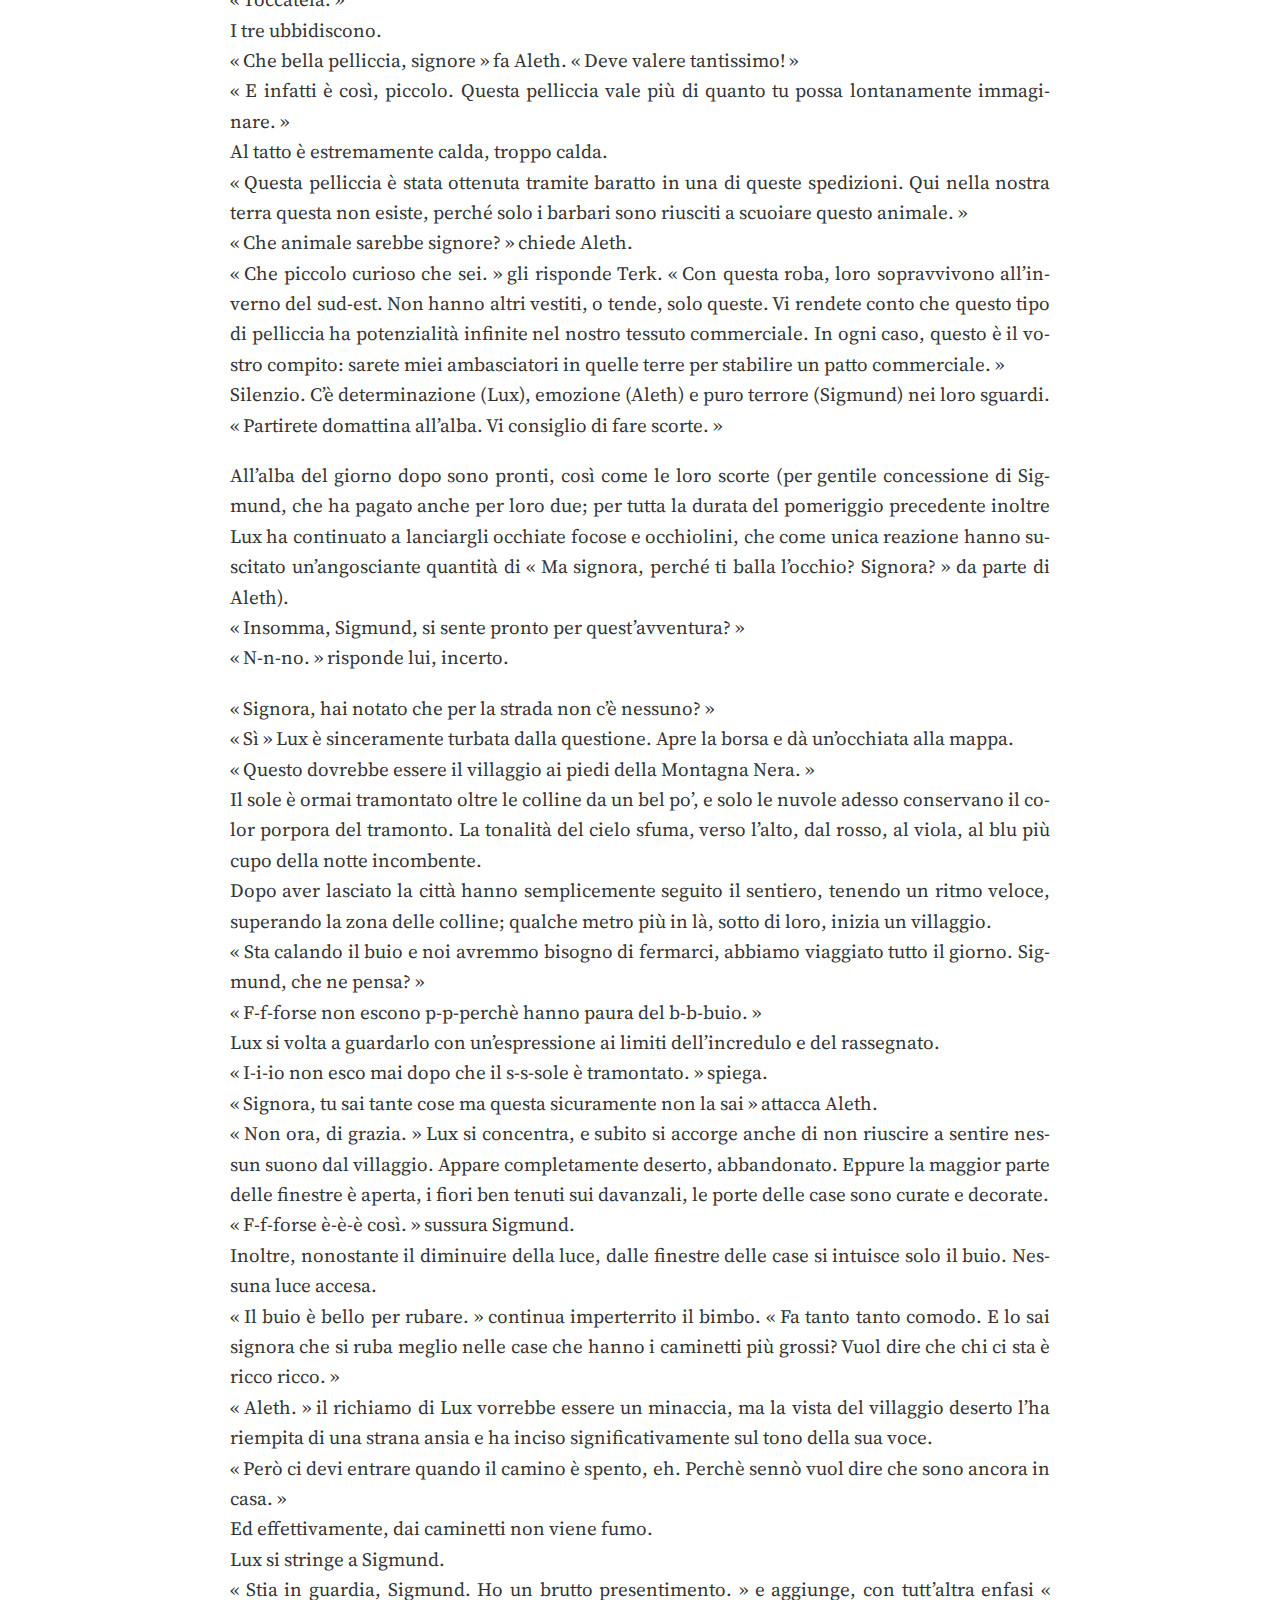
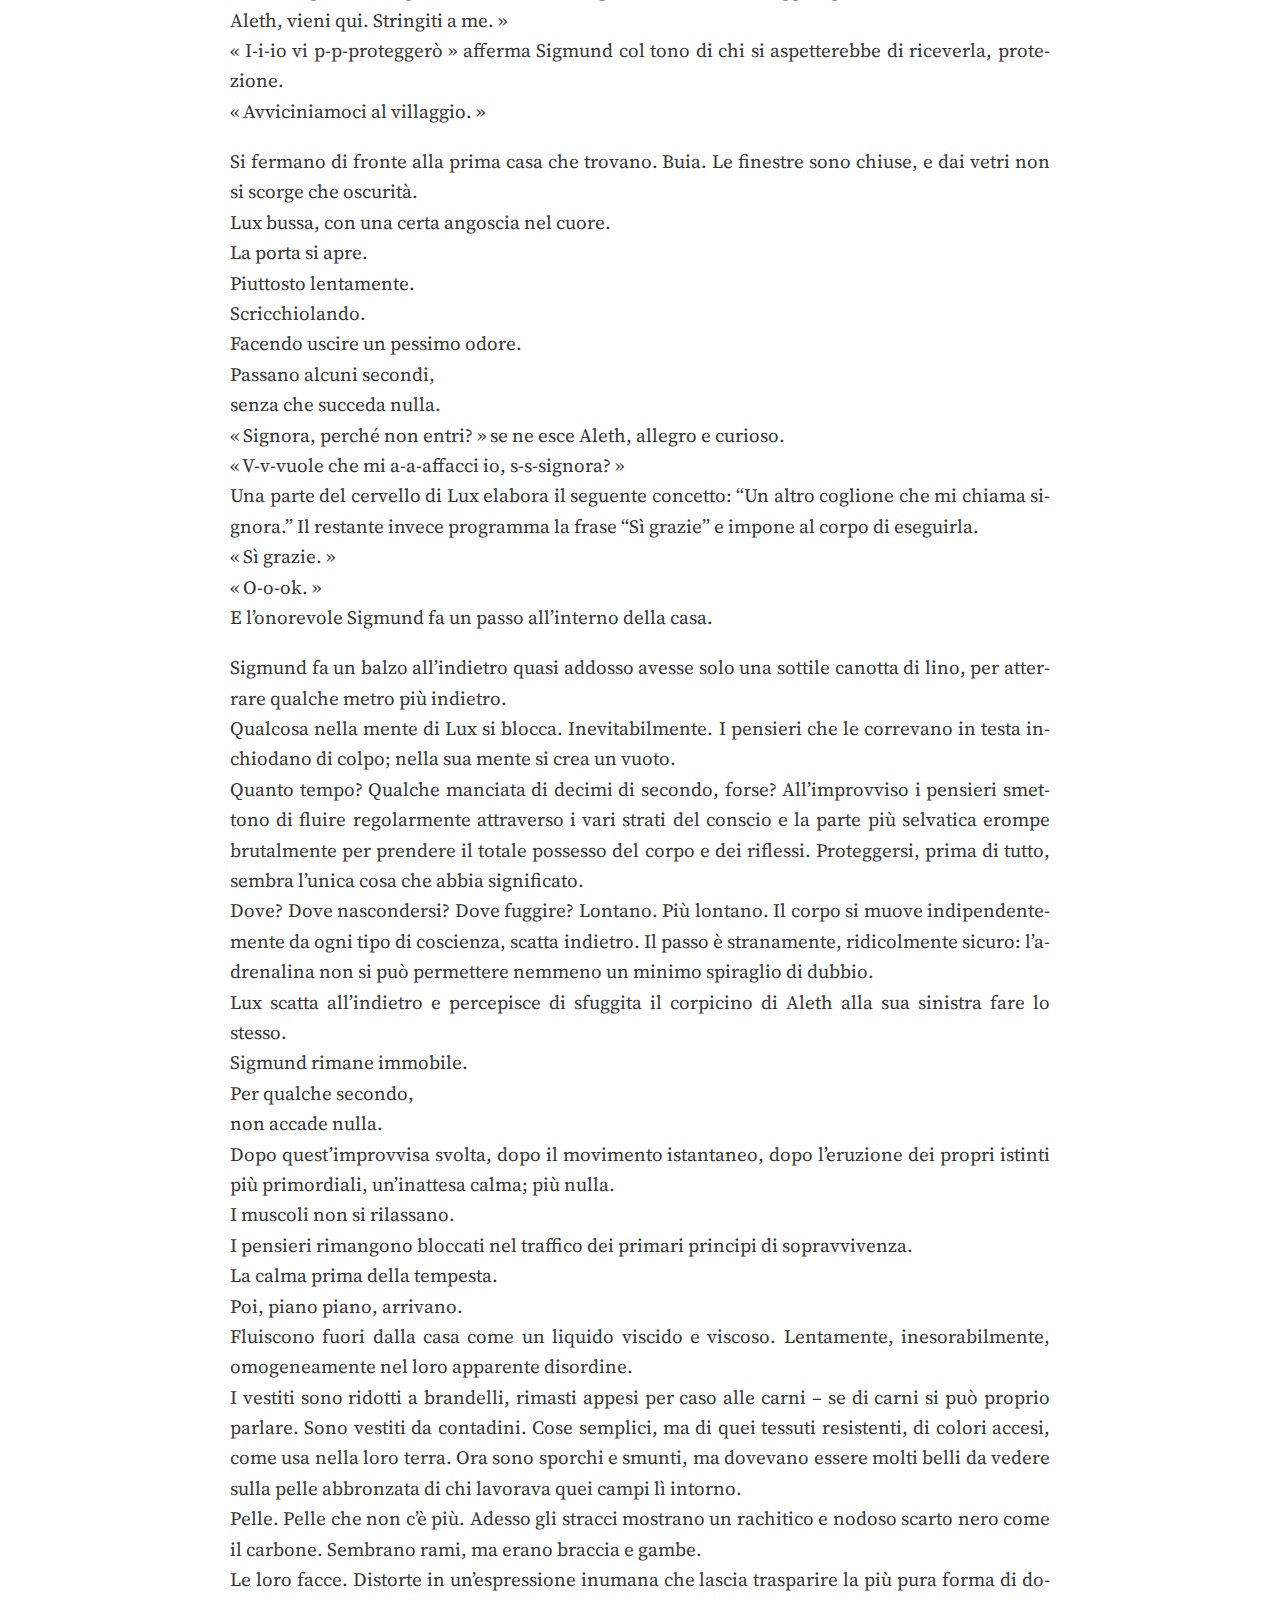
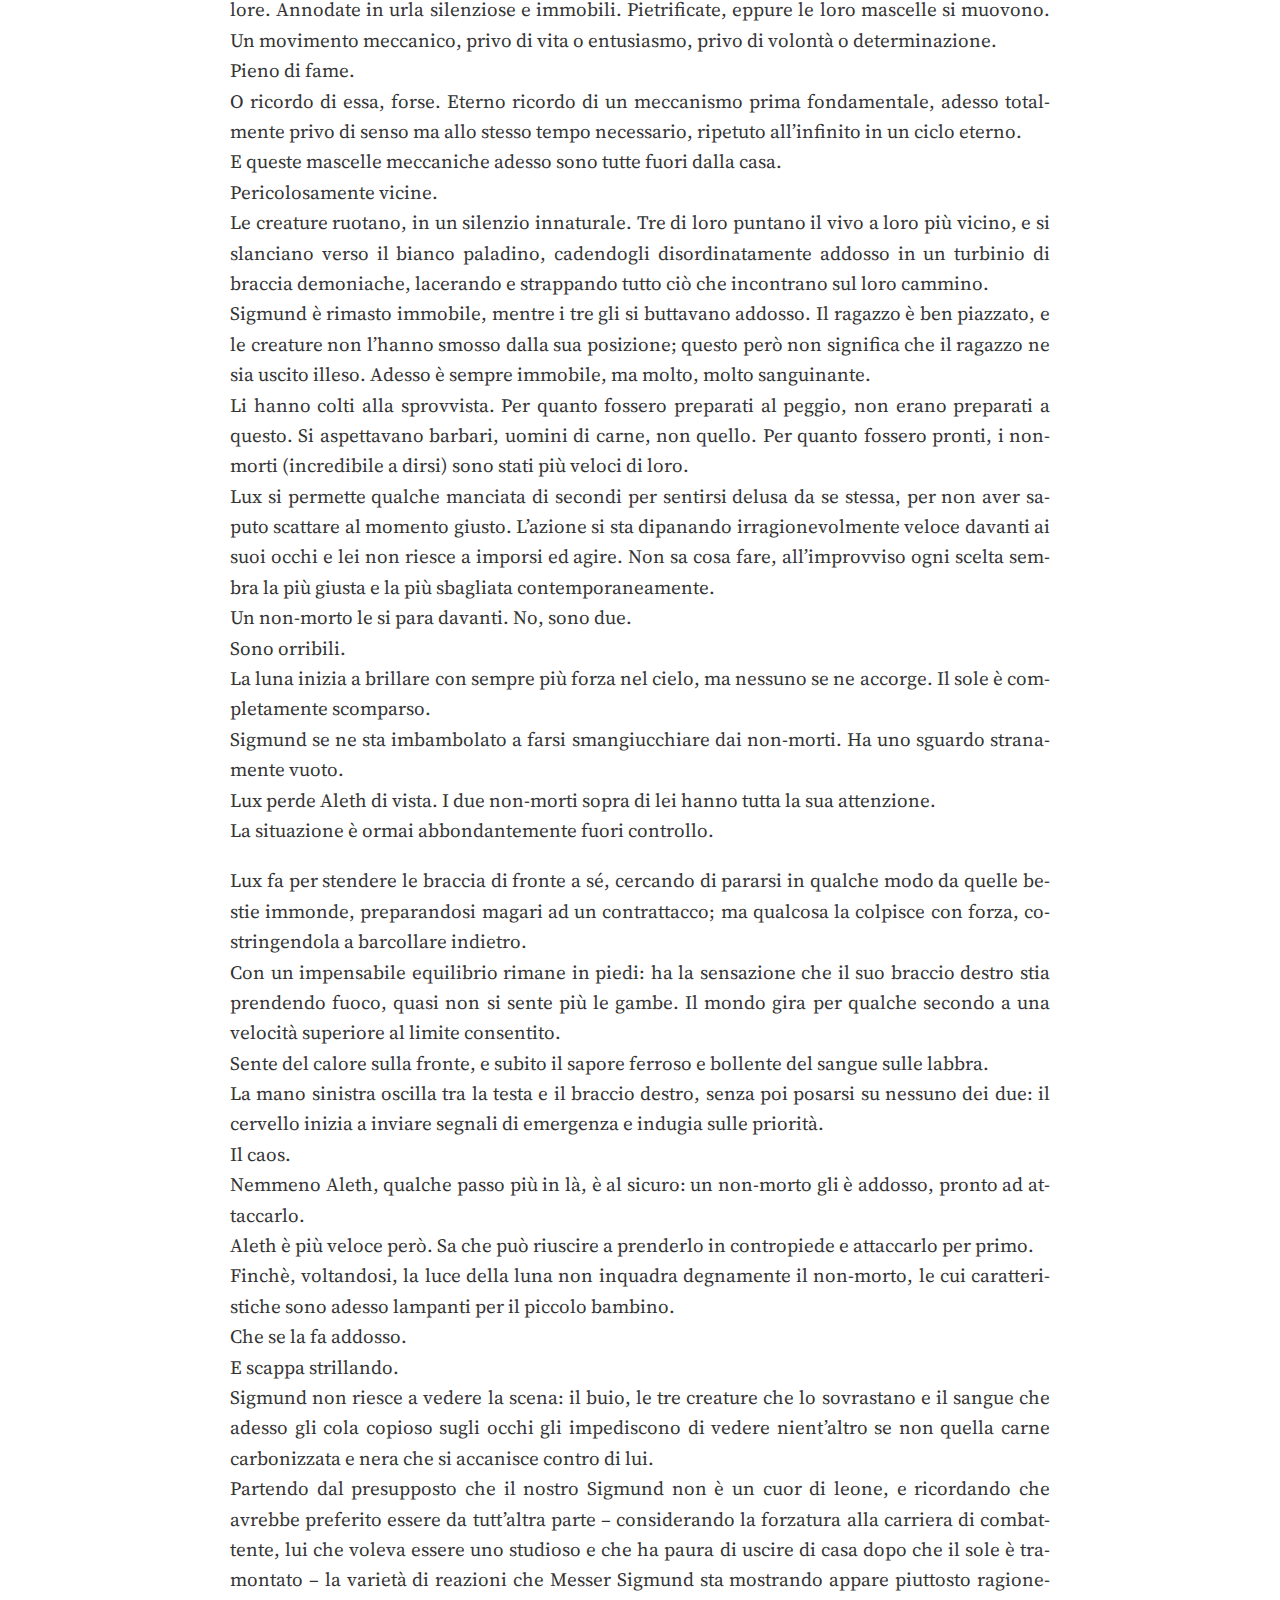
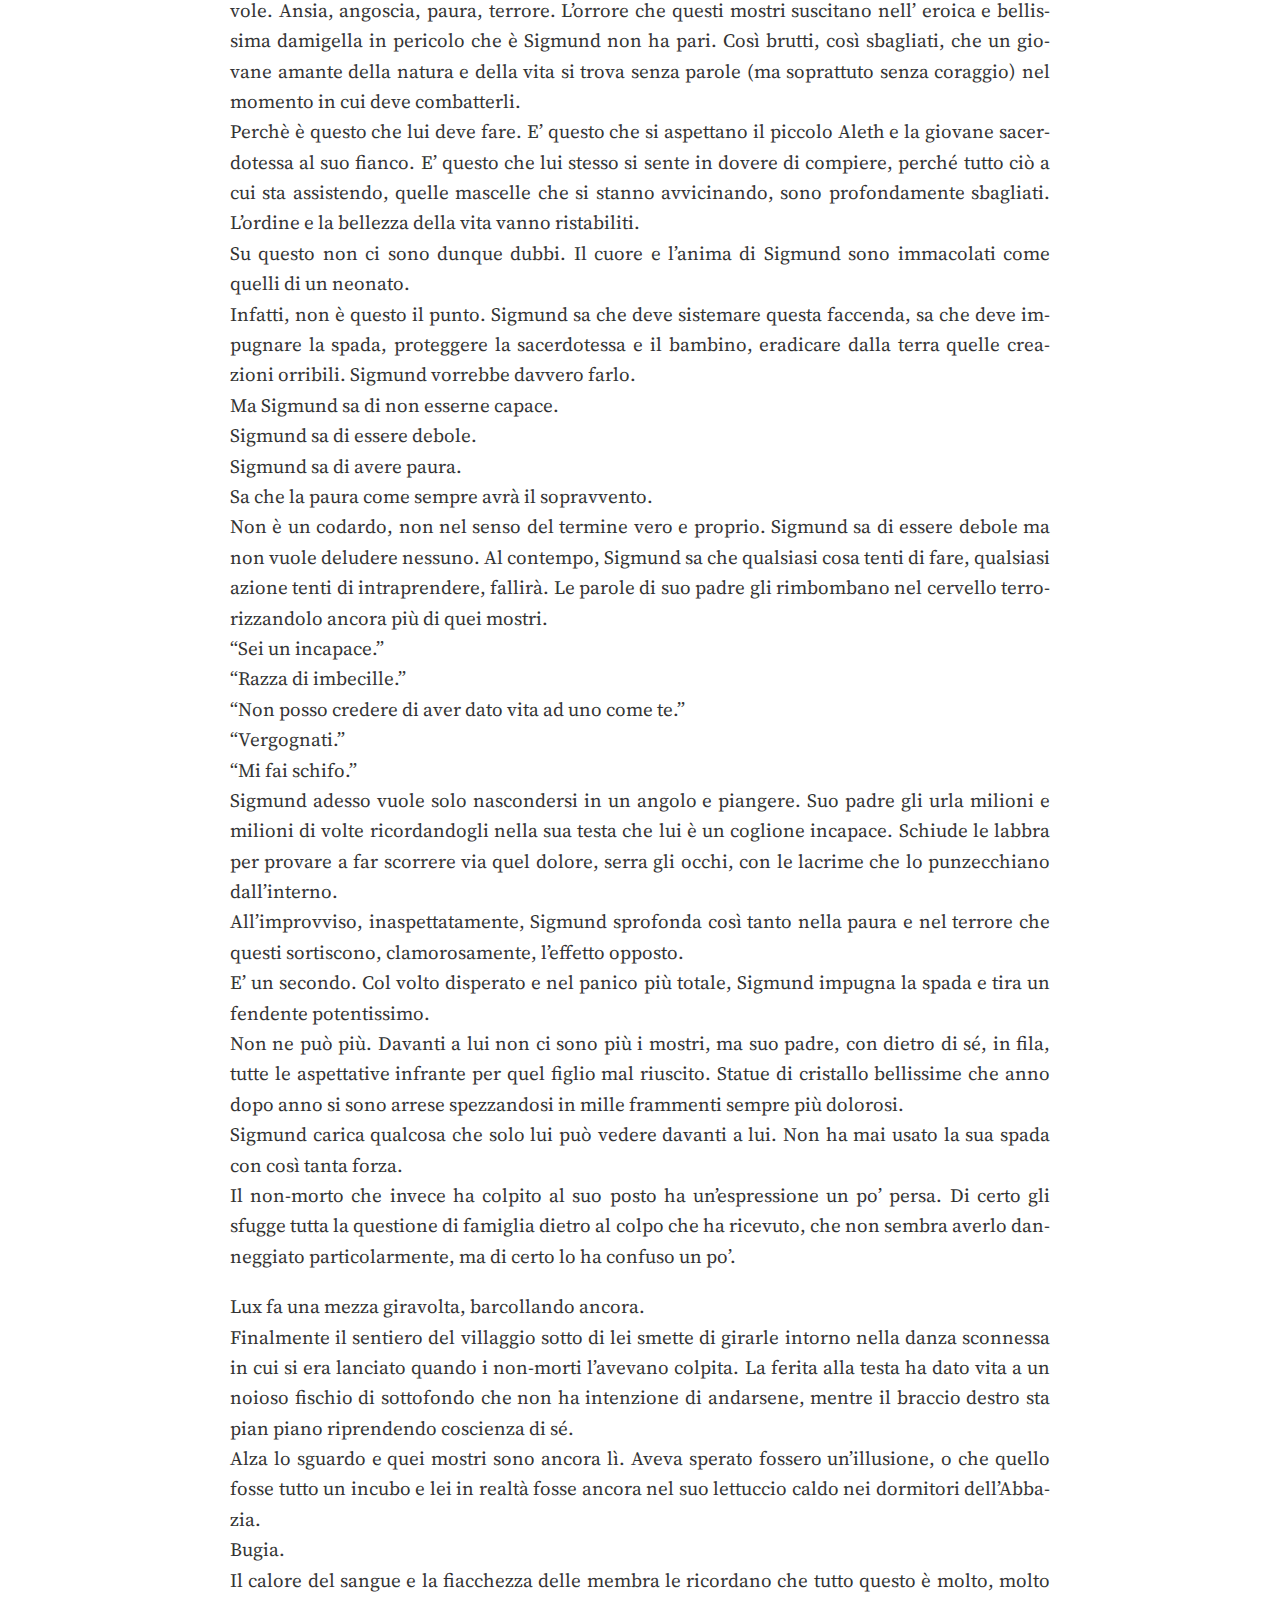
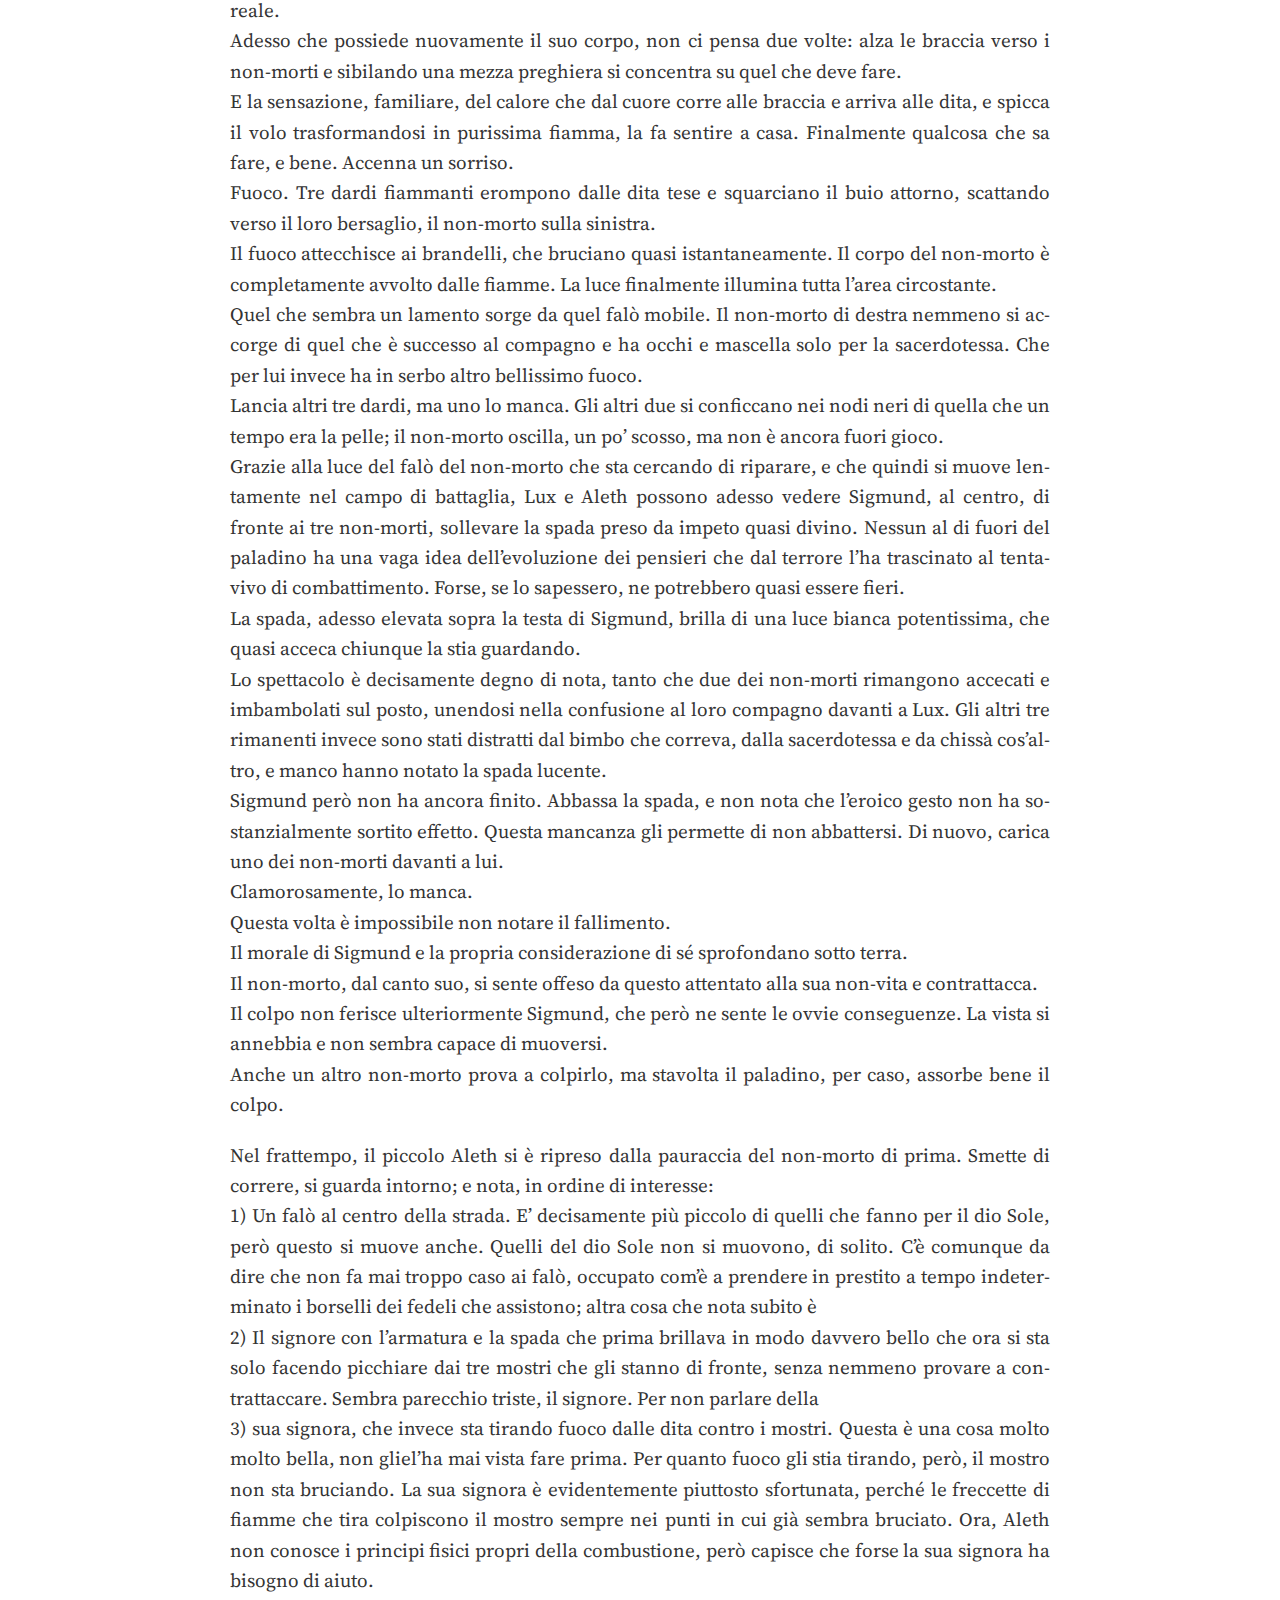
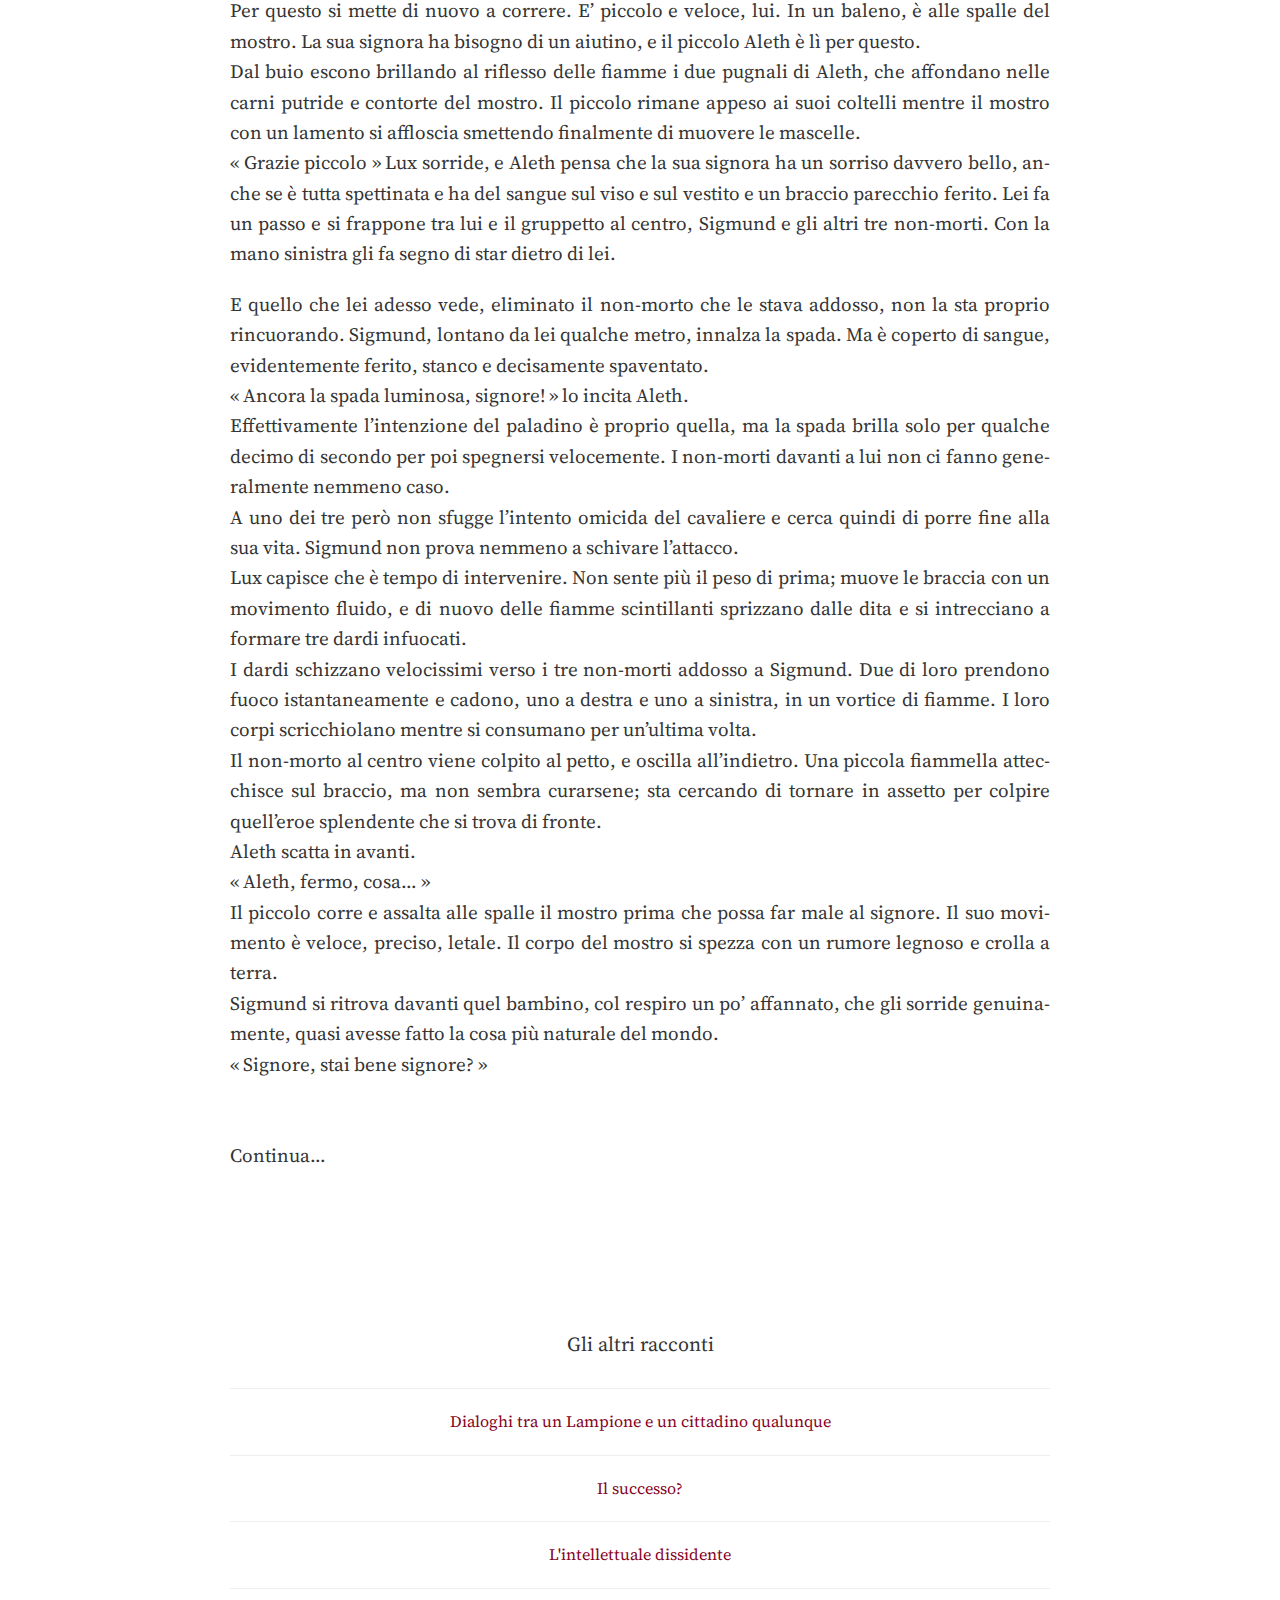
<file: senza-titolo-2/index.html>
<!DOCTYPE html>
<html lang="it-IT">
	<head>
    <meta charset="utf-8">
<meta http-equiv="X-UA-Compatible" content="IE=edge,chrome=1">
<meta name="viewport" content="width=device-width, initial-scale=1">
<meta name="author" content="PCF Fic Challenge 2017">
<meta name="description" content="I racconti in gara">
<meta name="generator" content="Hugo 0.20.5" />
<title>Senza titolo 2</title>
<link href="https://fonts.googleapis.com/css?family=Source+Serif+Pro:400,600" rel="stylesheet">
<link rel="stylesheet" href="https://pokemoncentral.github.io/fic-challenge-2017/css/style.css">
<link rel="stylesheet" href="https://pokemoncentral.github.io/fic-challenge-2017/css/highlight.css">



<link rel="stylesheet" href="https://pokemoncentral.github.io/fic-challenge-2017/css/monosocialiconsfont.css">




<meta property="og:title" content="Senza titolo 2" />
<meta property="og:description" content="Fa caldo e non soffia nemmeno un alito di vento. Il cielo terso lascia al Sole il pieno potere di piegare i suoi adepti alla calura estiva. Le strade sono piuttosto trafficate, considerando l&rsquo;ora e la temperatura esterna. La gente fluisce a ritmo singhiozzante rifrangendosi in gruppi più piccoli presso gli incroci delle strade secondarie, rumorosa, a volte un po&rsquo; scorbutica, ma mediamente felice. Mediamente, per l&rsquo;appunto, perché per avere una buona media ponderata, si sa, bisogna escludere gli estremi." />
<meta property="og:type" content="article" />
<meta property="og:url" content="https://pokemoncentral.github.io/fic-challenge-2017/senza-titolo-2/" />


















<meta itemprop="name" content="Senza titolo 2">
<meta itemprop="description" content="Fa caldo e non soffia nemmeno un alito di vento. Il cielo terso lascia al Sole il pieno potere di piegare i suoi adepti alla calura estiva. Le strade sono piuttosto trafficate, considerando l&rsquo;ora e la temperatura esterna. La gente fluisce a ritmo singhiozzante rifrangendosi in gruppi più piccoli presso gli incroci delle strade secondarie, rumorosa, a volte un po&rsquo; scorbutica, ma mediamente felice. Mediamente, per l&rsquo;appunto, perché per avere una buona media ponderata, si sa, bisogna escludere gli estremi.">



<meta itemprop="wordCount" content="5836">



<meta itemprop="keywords" content="" />



  <meta name="twitter:card" content="summary"/>



<meta name="twitter:text:title" content="Senza titolo 2"/>
<meta name="twitter:title" content="Senza titolo 2"/>
<meta name="twitter:description" content="Fa caldo e non soffia nemmeno un alito di vento. Il cielo terso lascia al Sole il pieno potere di piegare i suoi adepti alla calura estiva. Le strade sono piuttosto trafficate, considerando l&rsquo;ora e la temperatura esterna. La gente fluisce a ritmo singhiozzante rifrangendosi in gruppi più piccoli presso gli incroci delle strade secondarie, rumorosa, a volte un po&rsquo; scorbutica, ma mediamente felice. Mediamente, per l&rsquo;appunto, perché per avere una buona media ponderata, si sa, bisogna escludere gli estremi."/>



    </head>
<body>
    <nav class="main-nav">
	
		<a href='https://pokemoncentral.github.io/fic-challenge-2017/'> <span class="arrow">←</span>Home</a>
	

	

	
</nav>

    <section id="wrapper">
        
        
<article class="post">
    <header>
        <h1>Senza titolo 2</h1>
        <h2 class="headline">
        <br>
        
        </h2>
    </header>
    <section id="post-body">
        <p>Fa caldo e non soffia nemmeno un alito di vento. Il cielo terso lascia al Sole il pieno potere di piegare i suoi adepti alla calura estiva. Le strade sono piuttosto trafficate, considerando l&rsquo;ora e la temperatura esterna. <br />
La gente fluisce a ritmo singhiozzante rifrangendosi in gruppi più piccoli presso gli incroci delle strade secondarie, rumorosa, a volte un po&rsquo; scorbutica, ma mediamente felice. Mediamente, per l&rsquo;appunto, perché per avere una buona media ponderata, si sa, bisogna escludere gli estremi. <br />
In questo caso, dunque, bisogna non prendere in considerazione due gruppi di elementi che spiccano nella strada principale di Enos: <br />
1) Un primo gruppo, composto da bambini, che scorrazza selvaggiamente verso sud sconvolgendo nel frattempo il regolare scorrere di asini di mercanti, carri di mercanti, mercanti stessi e popolani, e <br />
2) un secondo gruppo, in realtà solo due persone, che procede a rigoroso passo di marcia verso nord. <br />
Focalizzandoci in particolare sul secondo, possiamo notare una giovane sacerdotessa del Culto, sui venticinque, la cui caratteristica principale, e anche la più vistosa al momento, è quella di essere particolarmente incazzata; al suo fianco un bimbo dalla faccia rognosa, denutrito, sporco, col viso concentrato sulla sua accompagnatrice (che lo tiene per mano in una morsa letale) ma anche sulle tasche di chiunque gli passi accanto. <br />
« Non ti azzardare Aleth, non ti azzardare. Hai fatto anche troppi danni. Per oggi, ma anche per il resto della tua vita, hai fatto abbastanza danni. Guarda in che guaio siamo. Guarda. Lo capisci? » <br />
« Ma signora, scusa, io non c&rsquo;entro così tanto. » <br />
« Ah no, tu non c&rsquo;entri niente. No davvero. » Lei sbuffa, inviperita. <br />
« No, signora. Cioè, un po&rsquo; sì. Ma te eri nella cacca anche senza di me. » <br />
« Senza di te ero in una cacca migliore, vedi. Il punto è questo. » <br />
« Ma signora, non è mica colpa mia se non stai simpatica alle tue colleghe. » <br />
« Stai zitto Aleth, e cammina. E guarda dove metti i piedi, o guarda in cielo, non guardare le tasche delle persone. Tieniti la mano nella tua, di tasca. » <br />
« Ma cosa hai fatto signora per non stare così simpatica alle tue colleghe? » <br />
La sacerdotessa sbuffa di nuovo, continuando a trascinare il bambino nella calca, schivando al meglio delle sue possibilità asini, carri, mercanti, popolani e i fantasmi delle proprie passate e presenti responsabilità. <br />
« E che ne so. Guarda Aleth, se ti becco la mano fuori dalla tasca è la tua fine. Ti spedisco dritto dritto al giudizio della dea Luna. Non ti ci provare. » <br />
« Ma signora&hellip; » la coppia incrocia il gruppo di bimbi selvaggi. Attorno al punto di collisione si crea uno strano vuoto di passanti. Il ricco vestito della sacerdotessa, di fine tessuto color del Sole impreziosito di ricami dorati, con allegato quella faccia furibonda, terrorizza i bimbi, che escono evidentemente stracciati da quello scontro. La folla riprende a scorrere lungo l&rsquo;arteria della città. « Scusa, signora, poteva andare peggio, no? » <br />
«Te la taglio quella mano, Aleth, se te la becco fuori dalla tasca. Te la taglio, ti giuro. »</p>

<p>L&rsquo;Abbazia è immersa nella luce, quasi come se le pareti e il soffito non esistessero e la navata centrale fosse uno spazio aperto come il grande parco che la circonda. Quando i due fanno il loro ingresso, è intrisa di profumo d&rsquo;incenso, come al solito. La navata, che a colpo d&rsquo;occhio potrebbe sembrare deserta, è in realtà colma di persone in preghiera. Le loro parole mormorate con rispetto e devozione si intrecciano in un omogeneo strato di rumore, morbido, che a tratti si confonde col silenzio. <br />
Lux, giovane sacerdotessa di Heiron, adora l&rsquo;atmosfera della chiesa principale del Culto. Adora venirci a pregare, a studiare, a meditare. Adora leggere nel Giardino del Sole. Adora tutto dell&rsquo;Abbazia. E come sempre quando è all&rsquo;Abbazia, si sente mediamente felice e rilassata. <br />
Mediamente, per l&rsquo;appunto, perché si sa, per avere una buona media ponderata bisogna escludere gli estremi. <br />
Che in questo caso, prendendo in esame i sentimenti della giovane, sono: <br />
1) Una grande trepidazione, un&rsquo;attesa di una buona notizia. E quando si sta per ricevere una buona notizia, si è felici. Molto felici. Fieri di se stessi. Perchè oggi è stata chiamata all&rsquo;Abbazia dalla sua superiora che deve comunicarle qualcosa. E per essere stata così criptica nel suo messaggio, ciò significa che deve comunicarle qualcosa di importante. E questo qualcosa dev&rsquo;essere che la giovane sacerdotessa è stata elevata al rango superiore. Lux, che è sempre stata (fin troppo) consapevole delle sue capacità, confida in questa ipotesi. In caso contrario, beh, sarebbe un&rsquo;altra questione; motivo per cui il suo animo è anche pieno di <br />
2) Ansia, tristezza e delusione per se stessa profondissime, perché se la superiora non l&rsquo;ha chiamata per comunicarle una promozione, l&rsquo;ha sicuramente chiamata per infliggerle una punizione. E la presenza di quel bimbettino lì, Aleth, di certo non la fa propendere per la prima ipotesi. <br />
Nel bel mezzo di questo esame di sé, la Gran Sacerdotessa appare sulla soglia della navata di destra, appoggiata alla colonna, quasi un tutt&rsquo;uno con la meravigliosa architettura dell&rsquo;Abbazia. I veli chiari della sua veste si sovrappongono e si confondono con le scanalature delicate della colonna, sfumando nel marmo, non rendendo chiaro dove la colonna inizi e la Gran Sacerdotessa finisca.  <br />
Con un secco gesto della mano fà cenno alla coppia di seguirla. Lux prende il bimbo per mano (bimbo che nel frattempo non si è astenuto dal disturbare: « Ciao signora! Come stai signora? Chi aspettiamo signora? La signora della signora? Eh? Eh? Signora? ») e procede lungo le grandi stanze riservate ai membri del Culto, finché la Gran Sacerdotessa non prende posto in una di queste, e finalmente si rivolge ai suoi sottoposti. <br />
« Sacerdotessa Lux, Aleth, benvenuti. » <br />
« Gran Sacerdotessa » Lux si inchina. <br />
« Ciao signora della signora! » Aleth saluta con la manina. <br />
La Gran Sacerdotessa Eirin è una donna anziana, ma ha conservato tutto quel che di bello aveva in gioventù. Anche il suo carattere è rimasto intatto dai tempi andati, ma quello non è noto per suscitare negli altri la gioia e l&rsquo;apprezzamento a cui invece la sua figura dava vita. <br />
« Presumo sappiate il motivo per cui vi ho chiamato qui oggi. » <br />
Lux ha il sorriso di chi sta per sprofondare o nella più alta gioia o nella tristezza più profonda. Bene o male che vada, sprofonderà in una determinata emozione in ogni caso, e per chiunque gli stia intorno saranno problemi. Specialmente nel secondo caso. <br />
« Aleth, non c&rsquo;è bisogno di ricordartelo. » <br />
« Cosa, signora della signora? » <br />
« Che sei stato sorpreso da una novizia a rubare le offerte sotto l&rsquo;altare del Grande Sole. » <br />
« Ah, quello! » e sorride. <br />
« Che Heiron ti perdoni e protegga. Per questo motivo abbiamo ritenuto più consono affidarti alle cure di Sacerdotessa Lux. Ti sei macchiato di un peccato grave, bambino, e speriamo che tu possa rialzarti dalle ceneri in cui sei caduto. » <br />
« Aleth è con me solo da qualche giorno, Gran Sacerdotessa » attacca Lux, con riverenza, « ma già posso affermare con certezza che con lui sono stati fatti dei passi avanti. Ora inizieremo anche con le lezioni di grammatica e di educazione, e&hellip; » <br />
« Ecco, a tal proposito, non penso che ne avrete l&rsquo;occasione, Sacerdotessa. In questi giorni molte delle tue colleghe sono venute a parlarmi di te. » <br />
« Oh. » fà lei. La Gran Sacerdotessa piega il suo sorriso verso il basso. Ansia, tristezza e delusione per se stessa profondissime prendono il sopravvento nel mare delle emozioni della sacerdotessa, che si tinge inevitabilmente di nero. <br />
« E non è bello quando le tue colleghe parlano di te, signora? » <br />
« Hanno espresso delle lamentele, Lux. Aleth qui non è l&rsquo;unico che deve riprendere il sentiero maestro del Grande Sole. So quanto vali, e so quanto tieni al tuo posto presso la Reggia del Sole. » <br />
« Sì, Gran Sacerdotessa. » Il volto di Lux ha assunto le stesse tonalità del suo vestito. <br />
« Quindi ho pensato che un viaggio potesse far bene a entrambi. Un mio caro amico mi ha chiesto una mano in un affare speciale. » <br />
Lux, in silenzio, si gusta la lama fredda della ghigliottina che le è caduta tra capo e collo. <br />
« Quindi facciamo un viaggio? » Aleth è contentissimo. « Posso mangiare prima? » <br />
« Certo Aleth » prosegue la Gran Sacerdotessa. « E non sarete soli. » <br />
« Eh? Viene un&rsquo;altra signora? » <br />
« Non esattamente. » Dice enigmaticamente. « Si tratta di un giovane cavaliere. » <br />
« Ah, un signore? » <br />
« Sì. Il suo nome è Sigmund, un ragazzo dal folgorante destino, a detta di suo padre. Peccato che al momento sia&hellip; inesperto, diciamo. » <br />
« Ah » commenta Lux. <br />
« In ogni caso, Sigmund vi accompagnerà nel vostro viaggio. » <br />
« E quale sarà il nostro obbiettivo? » <br />
« Non ne sono a conoscenza nemmeno io. Dovrete parlarne col mio amico. » <br />
Porge loro un bigliettino. <br />
« Raggiungetelo lì. Da qui, prendete la strada principale verso nord. Saprà dirvi tutto quello di cui avete bisogno. » <br />
Aleth prende il biglietto e prova a leggere: « L&hellip;le&hellip;lo&hellip;lo&hellip;loc&hellip; » <br />
Lux glielo strappa praticamente di mano. « Locanda dell&rsquo;Ostrica Ubriaca. »</p>

<p>Quando la porta si apre, i due vengono investiti da un forte odore di pesce. La stanza in cui si affacciano è buia ma decisamente vivace; è l&rsquo;ora di pranzo, e l&rsquo;Ostrica Ubriaca è quasi piena. La gente mangia rumorosamente e beve in modo ancor più chiassoso. Gli umani di Enos non hanno ben presenti i nani, ma di certo in quel momento a loro insaputa stanno facendo una bella concorrenza al caos delle taverne di quei simpatici esseri tozzi e barbuti. <br />
La loro presenza stona con l&rsquo;atmosfera del posto; l&rsquo;attenzione della maggior parte dei clienti converge inesorabilmente sul ricco (in ogni senso) corpetto della sacerdotessa, e nessuno si accorge del piccolo bimbo che tiene per mano. Subito un tipo le si para davanti: losco, con un lungo mantello nero, sorride con fare non troppo limpido. <br />
« Salve » Lux lo anticipa. « E&rsquo; questa l&rsquo;Ostrica Ubriaca? » <br />
« Sì. E voi dovete essere la sacerdotessa e il bambino di cui Eirin mi ha parlato. Prego, benvenuti, accomodatevi. Sono Terk, il proprietario. Il giovanotto vostro accompagnatore è già al tavolo. » <br />
« Posso mangiare? » fa Aleth; le sue priorità son ben chiare.\« Certo piccolo. » <br />
Terk li conduce a un tavolo più distante dal resto dei regolari cienti, in un angolo un po&rsquo; più buio della sala. Accanto al muro è seduto fin troppo compostamente, quasi fosse stato impalato sul posto, un giovane ragazzo biondo, bellissimo, con un&rsquo;espressione persa e quasi impaurita. Indossa un elegantissimo abito bianco ricamato d&rsquo;oro, con la stessa rappresentazione del Sole che fiorisce sul corpetto di Lux. In quanto ad inadeguatezza in quel contesto, riesce a battere di gran lunga la sacerdotessa con bambino. <br />
Appena scorge la coppia il suo sguardo si fa ancora più terrorizzato. Non proferisce parola. <br />
« Salve » Lux è quasi imbarazzata da quel silenzio. « Lei dev&rsquo;essere l&rsquo;onorevole Sigmund. » <br />
« S-s-sì. » La sua voce è quasi impercettibile, ma dolcissima. <br />
« Io sono Lux, sacerdotessa del Grande Sole Heiron, e lui&hellip; » <br />
« Ciao signore! » <br />
« &hellip;è Aleth. A quanto pare compiremo questo viaggio insieme. » <br />
« G-g-già. » Nasconde timidamente lo sguardo dietro una ciocca più lunga dei finissimi capelli dorati che gli incorniciano il volto e che a volte ricadono sui fulgenti occhi azzurri in un&rsquo;acconciatura non proprio curata. <br />
Ma&hellip;sta balbettando? pensa Lux. <br />
Mi sa che il signore è ricco ricco pensa Aleth. <br />
Però è un gran bel pezzo di gnocco pensa ancora Lux. <br />
Questo è ricco tanto tanto pensa ancora Aleth. <br />
« E-e-e-e-eh già. » <br />
Lux nutre grandi speranze per il ragazzo (che a vederlo ricorda la prestanza e la bella presenza di un dio, e che a sentirlo sembra invece un peluche morbidoso bisognoso di coccole e protezione dal mondo) e cerca di non abbattersi subito. <br />
Sigmund sorride come sorride chi si prepara a ricevere una coltellata. <br />
« Signora, il signore è quasi più bello di te! » <br />
Lei lo fulmina con lo sguardo, però sorridendo. Il sorriso di chi si prepara a darla, una coltellata. <br />
« Ho fame! » torna quindi a protestare Aleth. « Posso mangiare? » <br />
Appena il tempo di dirlo che un ragazzotto bruciato dall&rsquo;acne sbatte sul tavolo un piatto semivuoto con un pesciolino un po&rsquo; smagrito e dall&rsquo;aria non sanissima morto nel centro. <br />
« Ah, posso mangiare al tavolo? Non ho mai mangiato al tavolo. » <br />
Lux non lo considera. <br />
« Insomma, onorevole Sigmund, lei è un cavaliere? » <br />
« S-s-sì. Ma non l&rsquo;ho s-s-scelto io, l-l-l&rsquo;ha deciso mio padre. » <br />
« Ah » l&rsquo;imbarazzo è tangibile. « L&rsquo;ha deciso tuo padre. » <br />
« S-s-sì, io volevo fare lo s-s-studioso, ma lui ha detto che sono stato t-t-toccato dal Signore e che d-d-dovevo prendere la s-s-spada e p-p-punire il male. » <br />
« E signore, come ti ha toccato questo altro signore? » Nel frattempo ha già divorato il pesce. <br />
« Zitto Aleth! » <br />
« E-e-eh, b-b-babbo ha detto così. » <br />
« Sono sicura che suo padre ci ha visto giusto, Sigmund. A lei è stato concesso un dono divino, così come è stato concesso a me. » <br />
« M-m-ma mio padre è&hellip;u-u-uno s-s-stronzo. ecco. » <br />
« Questa parola la conosco anche io! » <br />
« Aleth, per favore! » <br />
Finalmente si intromette il famigerato Terk: « Seguitemi, voglio mostrarvi una cosa. »</p>

<p>Li conduce fuori dalla taverna, in una sorta di cortile esterno dove è parcheggiato un carro alquanto malridotto. <br />
« Allora, ragazzi, voi non siete i primi, e penso nemmeno gli ultimi, a cui faccio questa proposta. Quel che vi propongo è un viaggio a fini commerciali verso il lontano sud-est, verso le Terre dei Barbari. » <br />
Sigmund trema come se soffiasse un vento artico. <br />
« Molti gruppi sono partiti per la vostra stessa missione. E di questi gruppi, ogni volta, sono tornati tutti ad eccezione di una persona. Per ogni spedizione, sono tornati tutti tranne uno dei membri. » <br />
« Ogni volta non ne torna uno? » chiede Lux. <br />
« Già. E ogni volta gli altri si rifiutano di darmi una spiegazione. Oggi faccio questa proposta a voi. Prima di tutto, guardate qui. » <br />
Tira fuori dal carro un pacco. Con lentezza e cautela, lo apre davanti agli occhi attenti (Lux) curiosi (Aleth) e terrorizzati (Sigmund) del trio. <br />
Al suo interno c&rsquo;è una pelliccia dal pelo folto e nero. <br />
« Toccatela. » <br />
I tre ubbidiscono. <br />
« Che bella pelliccia, signore » fa Aleth. « Deve valere tantissimo! » <br />
« E infatti è così, piccolo. Questa pelliccia vale più di quanto tu possa lontanamente immaginare. » <br />
Al tatto è estremamente calda, troppo calda. <br />
« Questa pelliccia è stata ottenuta tramite baratto in una di queste spedizioni. Qui nella nostra terra questa non esiste, perché solo i barbari sono riusciti a scuoiare questo animale. » <br />
« Che animale sarebbe signore? » chiede Aleth. <br />
« Che piccolo curioso che sei. » gli risponde Terk. « Con questa roba, loro sopravvivono all&rsquo;inverno del sud-est. Non hanno altri vestiti, o tende, solo queste. Vi rendete conto che questo tipo di pelliccia ha potenzialità infinite nel nostro tessuto commerciale. In ogni caso, questo è il vostro compito: sarete miei ambasciatori in quelle terre per stabilire un patto commerciale. » <br />
Silenzio. C&rsquo;è determinazione (Lux), emozione (Aleth) e puro terrore (Sigmund) nei loro sguardi. <br />
« Partirete domattina all&rsquo;alba. Vi consiglio di fare scorte. »</p>

<p>All&rsquo;alba del giorno dopo sono pronti, così come le loro scorte (per gentile concessione di Sigmund, che ha pagato anche per loro due; per tutta la durata del pomeriggio precedente inoltre Lux ha continuato a lanciargli occhiate focose e occhiolini, che come unica reazione hanno suscitato un&rsquo;angosciante quantità di « Ma signora, perché ti balla l&rsquo;occhio? Signora? » da parte di Aleth). <br />
« Insomma, Sigmund, si sente pronto per quest&rsquo;avventura? » <br />
« N-n-no. » risponde lui, incerto.</p>

<p>« Signora, hai notato che per la strada non c&rsquo;è nessuno? » <br />
« Sì » Lux è sinceramente turbata dalla questione. Apre la borsa e dà un&rsquo;occhiata alla mappa. <br />
« Questo dovrebbe essere il villaggio ai piedi della Montagna Nera. » <br />
Il sole è ormai tramontato oltre le colline da un bel po&rsquo;, e solo le nuvole adesso conservano il color porpora del tramonto. La tonalità del cielo sfuma, verso l&rsquo;alto, dal rosso, al viola, al blu più cupo della notte incombente. <br />
Dopo aver lasciato la città hanno semplicemente seguito il sentiero, tenendo un ritmo veloce, superando la zona delle colline; qualche metro più in là, sotto di loro, inizia un villaggio. <br />
« Sta calando il buio e noi avremmo bisogno di fermarci, abbiamo viaggiato tutto il giorno. Sigmund, che ne pensa? » <br />
« F-f-forse non escono p-p-perchè hanno paura del b-b-buio. » <br />
Lux si volta a guardarlo con un&rsquo;espressione ai limiti dell&rsquo;incredulo e del rassegnato. <br />
« I-i-io non esco mai dopo che il s-s-sole è tramontato. » spiega. <br />
« Signora, tu sai tante cose ma questa sicuramente non la sai » attacca Aleth. <br />
« Non ora, di grazia. » Lux si concentra, e subito si accorge anche di non riuscire a sentire nessun suono dal villaggio. Appare completamente deserto, abbandonato. Eppure la maggior parte delle finestre è aperta, i fiori ben tenuti sui davanzali, le porte delle case sono curate e decorate. <br />
« F-f-forse è-è-è così. » sussura Sigmund. <br />
Inoltre, nonostante il diminuire della luce, dalle finestre delle case si intuisce solo il buio. Nessuna luce accesa. <br />
« Il buio è bello per rubare. » continua imperterrito il bimbo. « Fa tanto tanto comodo. E lo sai signora che si ruba meglio nelle case che hanno i caminetti più grossi? Vuol dire che chi ci sta è ricco ricco. » <br />
« Aleth. » il richiamo di Lux vorrebbe essere un minaccia, ma la vista del villaggio deserto l&rsquo;ha riempita di una strana ansia e ha inciso significativamente sul tono della sua voce. <br />
« Però ci devi entrare quando il camino è spento, eh. Perchè sennò vuol dire che sono ancora in casa. » <br />
Ed effettivamente, dai caminetti non viene fumo. <br />
Lux si stringe a Sigmund. <br />
« Stia in guardia, Sigmund. Ho un brutto presentimento. » e aggiunge, con tutt&rsquo;altra enfasi « Aleth, vieni qui. Stringiti a me. » <br />
« I-i-io vi p-p-proteggerò » afferma Sigmund col tono di chi si aspetterebbe di riceverla, protezione. <br />
« Avviciniamoci al villaggio. »</p>

<p>Si fermano di fronte alla prima casa che trovano. Buia. Le finestre sono chiuse, e dai vetri non si scorge che oscurità. <br />
Lux bussa, con una certa angoscia nel cuore. <br />
La porta si apre. <br />
Piuttosto lentamente. <br />
Scricchiolando. <br />
Facendo uscire un pessimo odore. <br />
Passano alcuni secondi, <br />
senza che succeda nulla. <br />
« Signora, perché non entri? » se ne esce Aleth, allegro e curioso. <br />
« V-v-vuole che mi a-a-affacci io, s-s-signora? » <br />
Una parte del cervello di Lux elabora il seguente concetto: “Un altro coglione che mi chiama signora.” Il restante invece programma la frase “Sì grazie” e impone al corpo di eseguirla. <br />
« Sì grazie. » <br />
« O-o-ok. » <br />
E l&rsquo;onorevole Sigmund fa un passo all&rsquo;interno della casa.</p>

<p>Sigmund fa un balzo all&rsquo;indietro quasi addosso avesse solo una sottile canotta di lino, per atterrare qualche metro più indietro. <br />
Qualcosa nella mente di Lux si blocca. Inevitabilmente. I pensieri che le correvano in testa inchiodano di colpo; nella sua mente si crea un vuoto. <br />
Quanto tempo? Qualche manciata di decimi di secondo, forse? All&rsquo;improvviso i pensieri smettono di fluire regolarmente attraverso i vari strati del conscio e la parte più selvatica erompe brutalmente per prendere il totale possesso del corpo e dei riflessi. Proteggersi, prima di tutto, sembra l&rsquo;unica cosa che abbia significato. <br />
Dove? Dove nascondersi? Dove fuggire? Lontano. Più lontano. Il corpo si muove indipendentemente da ogni tipo di coscienza, scatta indietro. Il passo è stranamente, ridicolmente sicuro: l&rsquo;adrenalina non si può permettere nemmeno un minimo spiraglio di dubbio. <br />
Lux scatta all&rsquo;indietro e percepisce di sfuggita il corpicino di Aleth alla sua sinistra fare lo stesso. <br />
Sigmund rimane immobile. <br />
Per qualche secondo, <br />
non accade nulla. <br />
Dopo quest&rsquo;improvvisa svolta, dopo il movimento istantaneo, dopo l&rsquo;eruzione dei propri istinti più primordiali, un&rsquo;inattesa calma; più nulla. <br />
I muscoli non si rilassano. <br />
I pensieri rimangono bloccati nel traffico dei primari principi di sopravvivenza. <br />
La calma prima della tempesta. <br />
Poi, piano piano, arrivano. <br />
Fluiscono fuori dalla casa come un liquido viscido e viscoso. Lentamente, inesorabilmente, omogeneamente nel loro apparente disordine. <br />
I vestiti sono ridotti a brandelli, rimasti appesi per caso alle carni – se di carni si può proprio parlare. Sono vestiti da contadini. Cose semplici, ma di quei tessuti resistenti, di colori accesi, come usa nella loro terra. Ora sono sporchi e smunti, ma dovevano essere molti belli da vedere sulla pelle abbronzata di chi lavorava quei campi lì intorno. <br />
Pelle. Pelle che non c&rsquo;è più. Adesso gli stracci mostrano un rachitico e nodoso scarto nero come il carbone. Sembrano rami, ma erano braccia e gambe. <br />
Le loro facce. Distorte in un&rsquo;espressione inumana che lascia trasparire la più pura forma di dolore. Annodate in urla silenziose e immobili. Pietrificate, eppure le loro mascelle si muovono. Un movimento meccanico, privo di vita o entusiasmo, privo di volontà o determinazione. <br />
Pieno di fame. <br />
O ricordo di essa, forse. Eterno ricordo di un meccanismo prima fondamentale, adesso totalmente privo di senso ma allo stesso tempo necessario, ripetuto all&rsquo;infinito in un ciclo eterno. <br />
E queste mascelle meccaniche adesso sono tutte fuori dalla casa. <br />
Pericolosamente vicine. <br />
Le creature ruotano, in un silenzio innaturale. Tre di loro puntano il vivo a loro più vicino, e si slanciano verso il bianco paladino, cadendogli disordinatamente addosso in un turbinio di braccia demoniache, lacerando e strappando tutto ciò che incontrano sul loro cammino. <br />
Sigmund è rimasto immobile, mentre i tre gli si buttavano addosso. Il ragazzo è ben piazzato, e le creature non l&rsquo;hanno smosso dalla sua posizione; questo però non significa che il ragazzo ne sia uscito illeso. Adesso è sempre immobile, ma molto, molto sanguinante. <br />
Li hanno colti alla sprovvista. Per quanto fossero preparati al peggio, non erano preparati a questo. Si aspettavano barbari, uomini di carne, non quello. Per quanto fossero pronti, i non-morti (incredibile a dirsi) sono stati più veloci di loro. <br />
Lux si permette qualche manciata di secondi per sentirsi delusa da se stessa, per non aver saputo scattare al momento giusto. L&rsquo;azione si sta dipanando irragionevolmente veloce davanti ai suoi occhi e lei non riesce a imporsi ed agire. Non sa cosa fare, all&rsquo;improvviso ogni scelta sembra la più giusta e la più sbagliata contemporaneamente. <br />
Un non-morto le si para davanti. No, sono due. <br />
Sono orribili. <br />
La luna inizia a brillare con sempre più forza nel cielo, ma nessuno se ne accorge. Il sole è completamente scomparso. <br />
Sigmund se ne sta imbambolato a farsi smangiucchiare dai non-morti. Ha uno sguardo stranamente vuoto. <br />
Lux perde Aleth di vista. I due non-morti sopra di lei hanno tutta la sua attenzione. <br />
La situazione è ormai abbondantemente fuori controllo.</p>

<p>Lux fa per stendere le braccia di fronte a sé, cercando di pararsi in qualche modo da quelle bestie immonde, preparandosi magari ad un contrattacco; ma qualcosa la colpisce con forza, costringendola a barcollare indietro. <br />
Con un impensabile equilibrio rimane in piedi: ha la sensazione che il suo braccio destro stia prendendo fuoco, quasi non si sente più le gambe. Il mondo gira per qualche secondo a una velocità superiore al limite consentito. <br />
Sente del calore sulla fronte, e subito il sapore ferroso e bollente del sangue sulle labbra. <br />
La mano sinistra oscilla tra la testa e il braccio destro, senza poi posarsi su nessuno dei due: il cervello inizia a inviare segnali di emergenza e indugia sulle priorità. <br />
Il caos. <br />
Nemmeno Aleth, qualche passo più in là, è al sicuro: un non-morto gli è addosso, pronto ad attaccarlo. <br />
Aleth è più veloce però. Sa che può riuscire a prenderlo in contropiede e attaccarlo per primo. <br />
Finchè, voltandosi, la luce della luna non inquadra degnamente il non-morto, le cui caratteristiche sono adesso lampanti per il piccolo bambino. <br />
Che se la fa addosso. <br />
E scappa strillando. <br />
Sigmund non riesce a vedere la scena: il buio, le tre creature che lo sovrastano e il sangue che adesso gli cola copioso sugli occhi gli impediscono di vedere nient&rsquo;altro se non quella carne carbonizzata e nera che si accanisce contro di lui. <br />
Partendo dal presupposto che il nostro Sigmund non è un cuor di leone, e ricordando che avrebbe preferito essere da tutt&rsquo;altra parte – considerando la forzatura alla carriera di combattente, lui che voleva essere uno studioso e che ha paura di uscire di casa dopo che il sole è tramontato – la varietà di reazioni che Messer Sigmund sta mostrando appare piuttosto ragionevole. Ansia, angoscia, paura, terrore. L&rsquo;orrore che questi mostri suscitano nell&rsquo; eroica e bellissima damigella in pericolo che è Sigmund non ha pari. Così brutti, così sbagliati, che un giovane amante della natura e della vita si trova senza parole (ma soprattuto senza coraggio) nel momento in cui deve combatterli. <br />
Perchè è questo che lui deve fare. E&rsquo; questo che si aspettano il piccolo Aleth e la giovane sacerdotessa al suo fianco. E&rsquo; questo che lui stesso si sente in dovere di compiere, perché tutto ciò a cui sta assistendo, quelle mascelle che si stanno avvicinando, sono profondamente sbagliati. L&rsquo;ordine e la bellezza della vita vanno ristabiliti. <br />
Su questo non ci sono dunque dubbi. Il cuore e l&rsquo;anima di Sigmund sono immacolati come quelli di un neonato. <br />
Infatti, non è questo il punto. Sigmund sa che deve sistemare questa faccenda, sa che deve impugnare la spada, proteggere la sacerdotessa e il bambino, eradicare dalla terra quelle creazioni orribili. Sigmund vorrebbe davvero farlo. <br />
Ma Sigmund sa di non esserne capace. <br />
Sigmund sa di essere debole. <br />
Sigmund sa di avere paura. <br />
Sa che la paura come sempre avrà il sopravvento. <br />
Non è un codardo, non nel senso del termine vero e proprio. Sigmund sa di essere debole ma non vuole deludere nessuno. Al contempo, Sigmund sa che qualsiasi cosa tenti di fare, qualsiasi azione tenti di intraprendere, fallirà. Le parole di suo padre gli rimbombano nel cervello terrorizzandolo ancora più di quei mostri. <br />
“Sei un incapace.” <br />
“Razza di imbecille.” <br />
“Non posso credere di aver dato vita ad uno come te.” <br />
“Vergognati.” <br />
“Mi fai schifo.” <br />
Sigmund adesso vuole solo nascondersi in un angolo e piangere. Suo padre gli urla milioni e milioni di volte ricordandogli nella sua testa che lui è un coglione incapace. Schiude le labbra per provare a far scorrere via quel dolore, serra gli occhi, con le lacrime che lo punzecchiano dall&rsquo;interno. <br />
All&rsquo;improvviso, inaspettatamente, Sigmund sprofonda così tanto nella paura e nel terrore che questi sortiscono, clamorosamente, l&rsquo;effetto opposto. <br />
E&rsquo; un secondo. Col volto disperato e nel panico più totale, Sigmund impugna la spada e tira un fendente potentissimo. <br />
Non ne può più. Davanti a lui non ci sono più i mostri, ma suo padre, con dietro di sé, in fila, tutte le aspettative infrante per quel figlio mal riuscito. Statue di cristallo bellissime che anno dopo anno si sono arrese spezzandosi in mille frammenti sempre più dolorosi. <br />
Sigmund carica qualcosa che solo lui può vedere davanti a lui. Non ha mai usato la sua spada con così tanta forza. <br />
Il non-morto che invece ha colpito al suo posto ha un&rsquo;espressione un po&rsquo; persa. Di certo gli sfugge tutta la questione di famiglia dietro al colpo che ha ricevuto, che non sembra averlo danneggiato particolarmente, ma di certo lo ha confuso un po&rsquo;.</p>

<p>Lux fa una mezza giravolta, barcollando ancora. <br />
Finalmente il sentiero del villaggio sotto di lei smette di girarle intorno nella danza sconnessa in cui si era lanciato quando i non-morti l&rsquo;avevano colpita. La ferita alla testa ha dato vita a un noioso fischio di sottofondo che non ha intenzione di andarsene, mentre il braccio destro sta pian piano riprendendo coscienza di sé. <br />
Alza lo sguardo e quei mostri sono ancora lì. Aveva sperato fossero un&rsquo;illusione, o che quello fosse tutto un incubo e lei in realtà fosse ancora nel suo lettuccio caldo nei dormitori dell&rsquo;Abbazia. <br />
Bugia. <br />
Il calore del sangue e la fiacchezza delle membra le ricordano che tutto questo è molto, molto reale. <br />
Adesso che possiede nuovamente il suo corpo, non ci pensa due volte: alza le braccia verso i non-morti e sibilando una mezza preghiera si concentra su quel che deve fare. <br />
E la sensazione, familiare, del calore che dal cuore corre alle braccia e arriva alle dita, e spicca il volo trasformandosi in purissima fiamma, la fa sentire a casa. Finalmente qualcosa che sa fare, e bene. Accenna un sorriso. <br />
Fuoco. Tre dardi fiammanti erompono dalle dita tese e squarciano il buio attorno, scattando verso il loro bersaglio, il non-morto sulla sinistra. <br />
Il fuoco attecchisce ai brandelli, che bruciano quasi istantaneamente. Il corpo del non-morto è completamente avvolto dalle fiamme. La luce finalmente illumina tutta l&rsquo;area circostante. <br />
Quel che sembra un lamento sorge da quel falò mobile. Il non-morto di destra nemmeno si accorge di quel che è successo al compagno e ha occhi e mascella solo per la sacerdotessa. Che per lui invece ha in serbo altro bellissimo fuoco. <br />
Lancia altri tre dardi, ma uno lo manca. Gli altri due si conficcano nei nodi neri di quella che un tempo era la pelle; il non-morto oscilla, un po&rsquo; scosso, ma non è ancora fuori gioco. <br />
Grazie alla luce del falò del non-morto che sta cercando di riparare, e che quindi si muove lentamente nel campo di battaglia, Lux e Aleth possono adesso vedere Sigmund, al centro, di fronte ai tre non-morti, sollevare la spada preso da impeto quasi divino. Nessun al di fuori del paladino ha una vaga idea dell&rsquo;evoluzione dei pensieri che dal terrore l&rsquo;ha trascinato al tentavivo di combattimento. Forse, se lo sapessero, ne potrebbero quasi essere fieri. <br />
La spada, adesso elevata sopra la testa di Sigmund, brilla di una luce bianca potentissima, che quasi acceca chiunque la stia guardando. <br />
Lo spettacolo è decisamente degno di nota, tanto che due dei non-morti rimangono accecati e imbambolati sul posto, unendosi nella confusione al loro compagno davanti a Lux. Gli altri tre rimanenti invece sono stati distratti dal bimbo che correva, dalla sacerdotessa e da chissà cos&rsquo;altro, e manco hanno notato la spada lucente. <br />
Sigmund però non ha ancora finito. Abbassa la spada, e non nota che l&rsquo;eroico gesto non ha sostanzialmente sortito effetto. Questa mancanza gli permette di non abbattersi. Di nuovo, carica uno dei non-morti davanti a lui. <br />
Clamorosamente, lo manca. <br />
Questa volta è impossibile non notare il fallimento. <br />
Il morale di Sigmund e la propria considerazione di sé sprofondano sotto terra. <br />
Il non-morto, dal canto suo, si sente offeso da questo attentato alla sua non-vita e contrattacca. <br />
Il colpo non ferisce ulteriormente Sigmund, che però ne sente le ovvie conseguenze. La vista si annebbia e non sembra capace di muoversi. <br />
Anche un altro non-morto prova a colpirlo, ma stavolta il paladino, per caso, assorbe bene il colpo.</p>

<p>Nel frattempo, il piccolo Aleth si è ripreso dalla pauraccia del non-morto di prima. Smette di correre, si guarda intorno; e nota, in ordine di interesse: <br />
1) Un falò al centro della strada. E&rsquo; decisamente più piccolo di quelli che fanno per il dio Sole, però questo si muove anche. Quelli del dio Sole non si muovono, di solito. C&rsquo;è comunque da dire che non fa mai troppo caso ai falò, occupato com&rsquo;è a prendere in prestito a tempo indeterminato i borselli dei fedeli che assistono; altra cosa che nota subito è <br />
2) Il signore con l&rsquo;armatura e la spada che prima brillava in modo davvero bello che ora si sta solo facendo picchiare dai tre mostri che gli stanno di fronte, senza nemmeno provare a contrattaccare. Sembra parecchio triste, il signore. Per non parlare della <br />
3) sua signora, che invece sta tirando fuoco dalle dita contro i mostri. Questa è una cosa molto molto bella, non gliel&rsquo;ha mai vista fare prima. Per quanto fuoco gli stia tirando, però, il mostro non sta bruciando. La sua signora è evidentemente piuttosto sfortunata, perché le freccette di fiamme che tira colpiscono il mostro sempre nei punti in cui già sembra bruciato. Ora, Aleth non conosce i principi fisici propri della combustione, però capisce che forse la sua signora ha bisogno di aiuto. <br />
Per questo si mette di nuovo a correre. E&rsquo; piccolo e veloce, lui. In un baleno, è alle spalle del mostro. La sua signora ha bisogno di un aiutino, e il piccolo Aleth è lì per questo. <br />
Dal buio escono brillando al riflesso delle fiamme i due pugnali di Aleth, che affondano nelle carni putride e contorte del mostro. Il piccolo rimane appeso ai suoi coltelli mentre il mostro con un lamento si affloscia smettendo finalmente di muovere le mascelle. <br />
« Grazie piccolo » Lux sorride, e Aleth pensa che la sua signora ha un sorriso davvero bello, anche se è tutta spettinata e ha del sangue sul viso e sul vestito e un braccio parecchio ferito. Lei fa un passo e si frappone tra lui e il gruppetto al centro, Sigmund e gli altri tre non-morti. Con la mano sinistra gli fa segno di star dietro di lei.</p>

<p>E quello che lei adesso vede, eliminato il non-morto che le stava addosso, non la sta proprio rincuorando. Sigmund, lontano da lei qualche metro, innalza la spada. Ma è coperto di sangue, evidentemente ferito, stanco e decisamente spaventato. <br />
« Ancora la spada luminosa, signore! » lo incita Aleth. <br />
Effettivamente l&rsquo;intenzione del paladino è proprio quella, ma la spada brilla solo per qualche decimo di secondo per poi spegnersi velocemente. I non-morti davanti a lui non ci fanno generalmente nemmeno caso. <br />
A uno dei tre però non sfugge l&rsquo;intento omicida del cavaliere e cerca quindi di porre fine alla sua vita. Sigmund non prova nemmeno a schivare l&rsquo;attacco. <br />
Lux capisce che è tempo di intervenire. Non sente più il peso di prima; muove le braccia con un movimento fluido, e di nuovo delle fiamme scintillanti sprizzano dalle dita e si intrecciano a formare tre dardi infuocati. <br />
I dardi schizzano velocissimi verso i tre non-morti addosso a Sigmund. Due di loro prendono fuoco istantaneamente e cadono, uno a destra e uno a sinistra, in un vortice di fiamme. I loro corpi scricchiolano mentre si consumano per un&rsquo;ultima volta. <br />
Il non-morto al centro viene colpito al petto, e oscilla all&rsquo;indietro. Una piccola fiammella attecchisce sul braccio, ma non sembra curarsene; sta cercando di tornare in assetto per colpire quell&rsquo;eroe splendente che si trova di fronte. <br />
Aleth scatta in avanti. <br />
« Aleth, fermo, cosa&hellip; » <br />
Il piccolo corre e assalta alle spalle il mostro prima che possa far male al signore. Il suo movimento è veloce, preciso, letale. Il corpo del mostro si spezza con un rumore legnoso e crolla a terra. <br />
Sigmund si ritrova davanti quel bambino, col respiro un po&rsquo; affannato, che gli sorride genuinamente, quasi avesse fatto la cosa più naturale del mondo. <br />
« Signore, stai bene signore? » <br />
 <br />
  <br />
Continua&hellip;</p>

    </section>
</article>

<div style="margin: 160px 0"></div>

<ul id="post-list" class="archive readmore">
    <h3 style="text-align: center">Gli altri racconti</h3>

    
    
    
        <li>
            <a href="/fic-challenge-2017/dialoghi-tra-un-lampione-e-un-cittadino-qualunque/">Dialoghi tra un Lampione e un cittadino qualunque</a>
        </li>
    
        <li>
            <a href="/fic-challenge-2017/il-successo/">Il successo?</a>
        </li>
    
        <li>
            <a href="/fic-challenge-2017/lintellettuale-dissidente/">L&#39;intellettuale dissidente</a>
        </li>
    
        <li>
            <a href="/fic-challenge-2017/la-deadline/">La deadline</a>
        </li>
    
        <li>
            <a href="/fic-challenge-2017/meridione-per-principianti/">Meridione per principianti</a>
        </li>
    
        <li>
            <a href="/fic-challenge-2017/san-lorenzo/">San Lorenzo</a>
        </li>
    
        <li>
            <a href="/fic-challenge-2017/senza-titolo-1/">Senza titolo 1</a>
        </li>
    
</ul>



        <footer id="footer">
</footer>

    </section>
    <script src="//ajax.googleapis.com/ajax/libs/jquery/2.1.1/jquery.min.js"></script>
<script src="https://pokemoncentral.github.io/fic-challenge-2017/js/main.js"></script>
<script src="https://pokemoncentral.github.io/fic-challenge-2017/js/highlight.js"></script>
<script>hljs.initHighlightingOnLoad();</script>





</body>
</html>
</file>
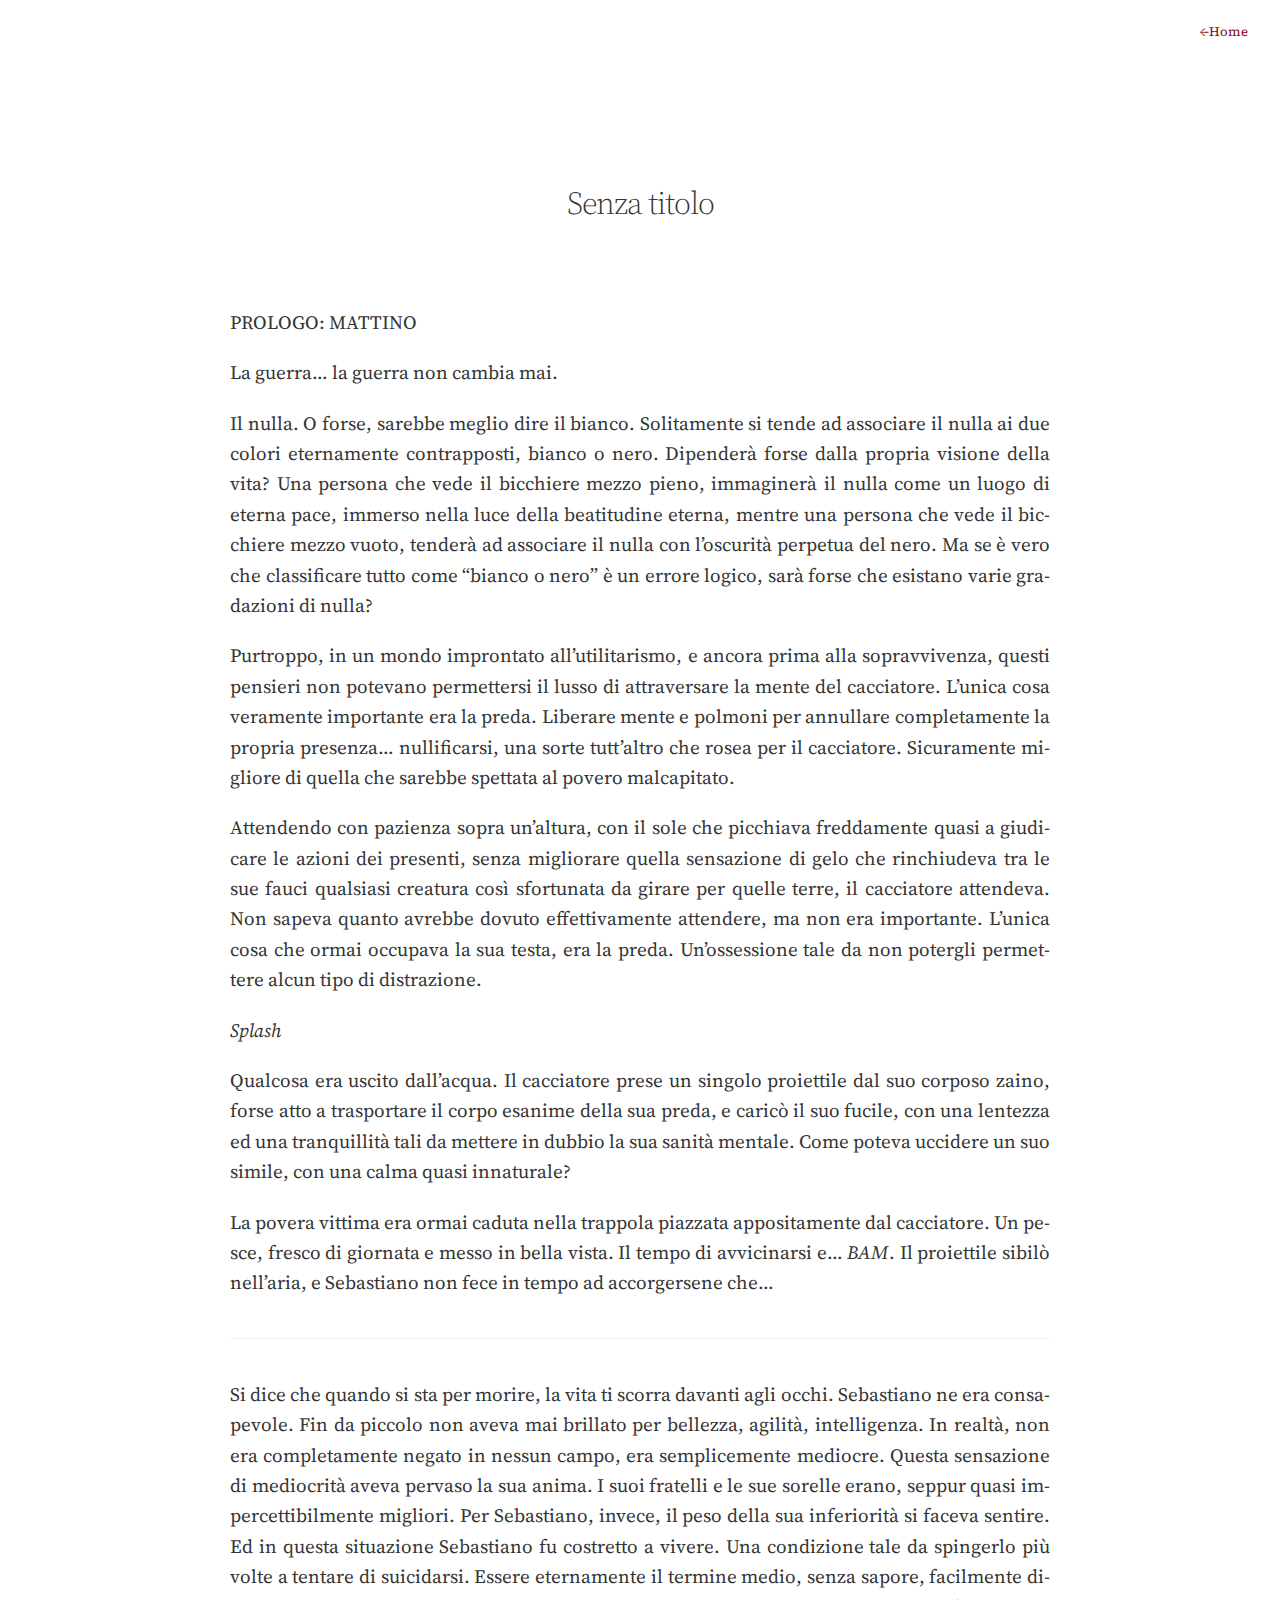
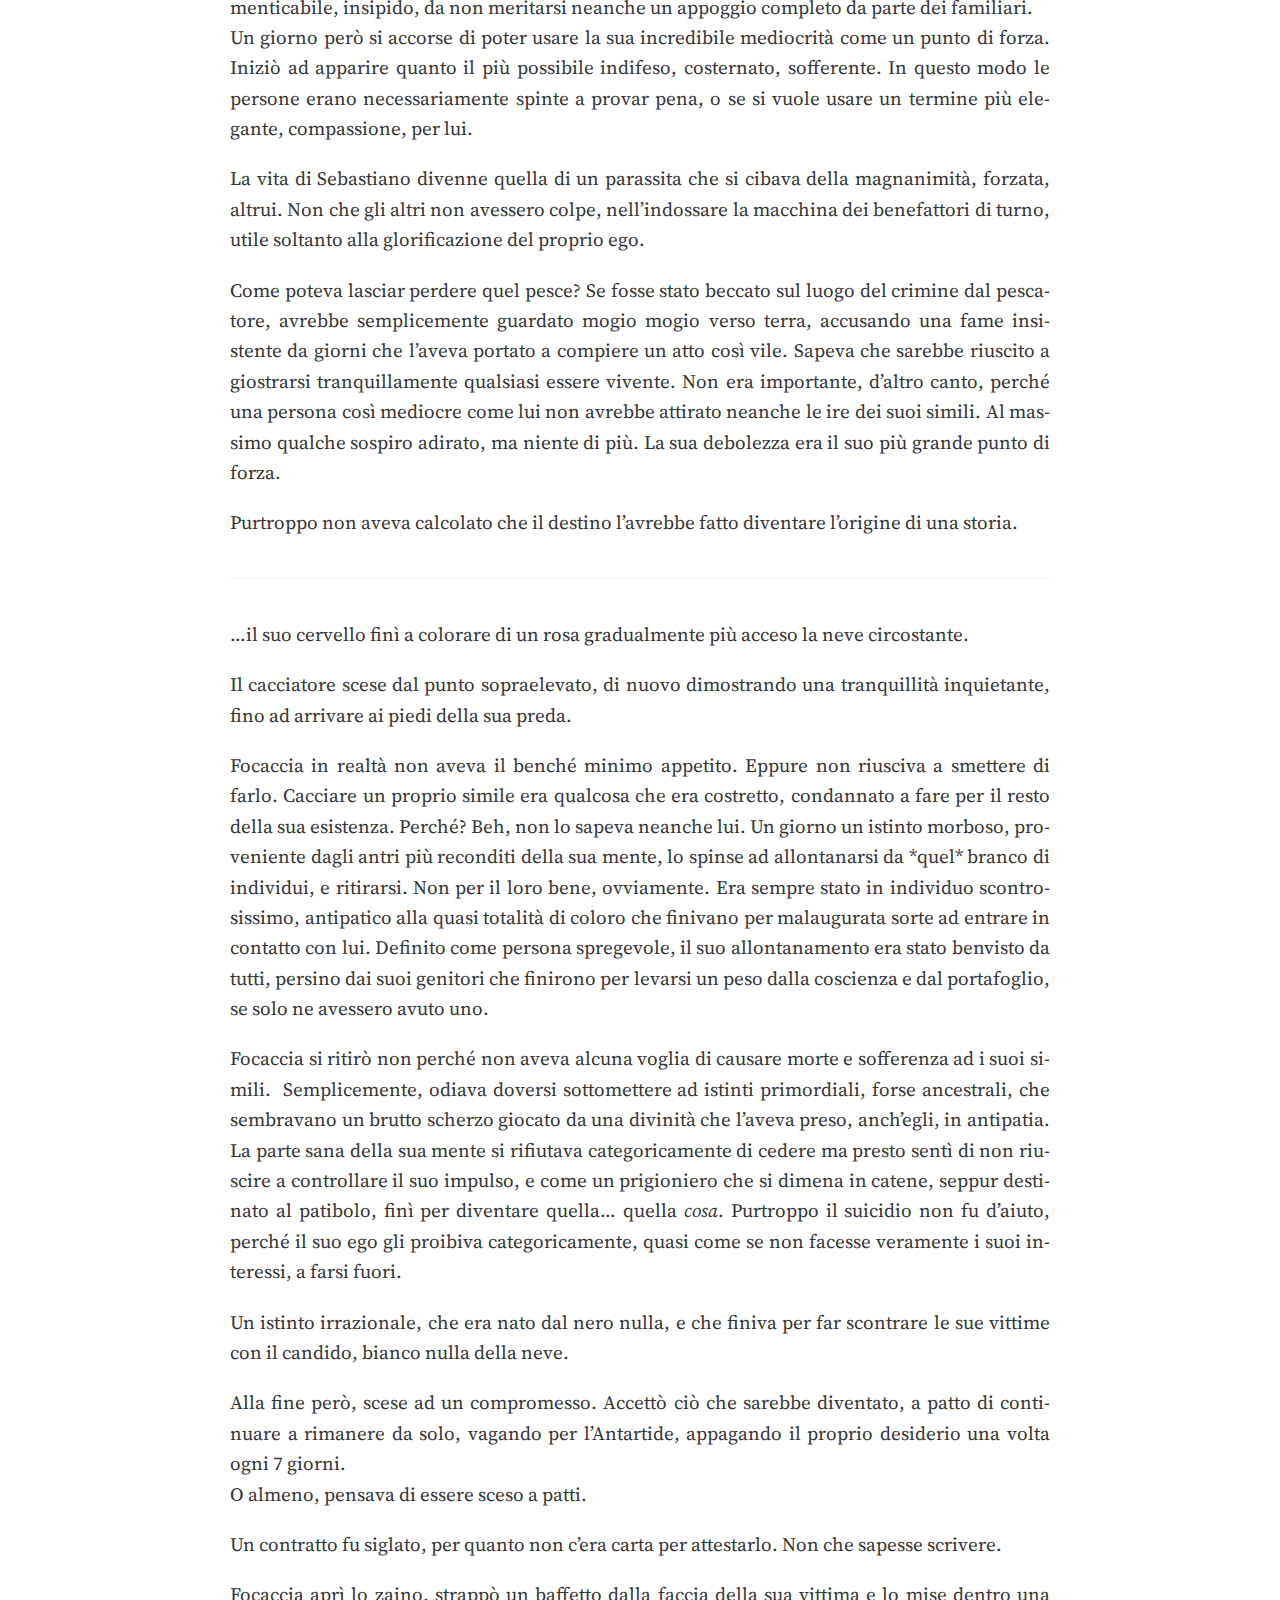
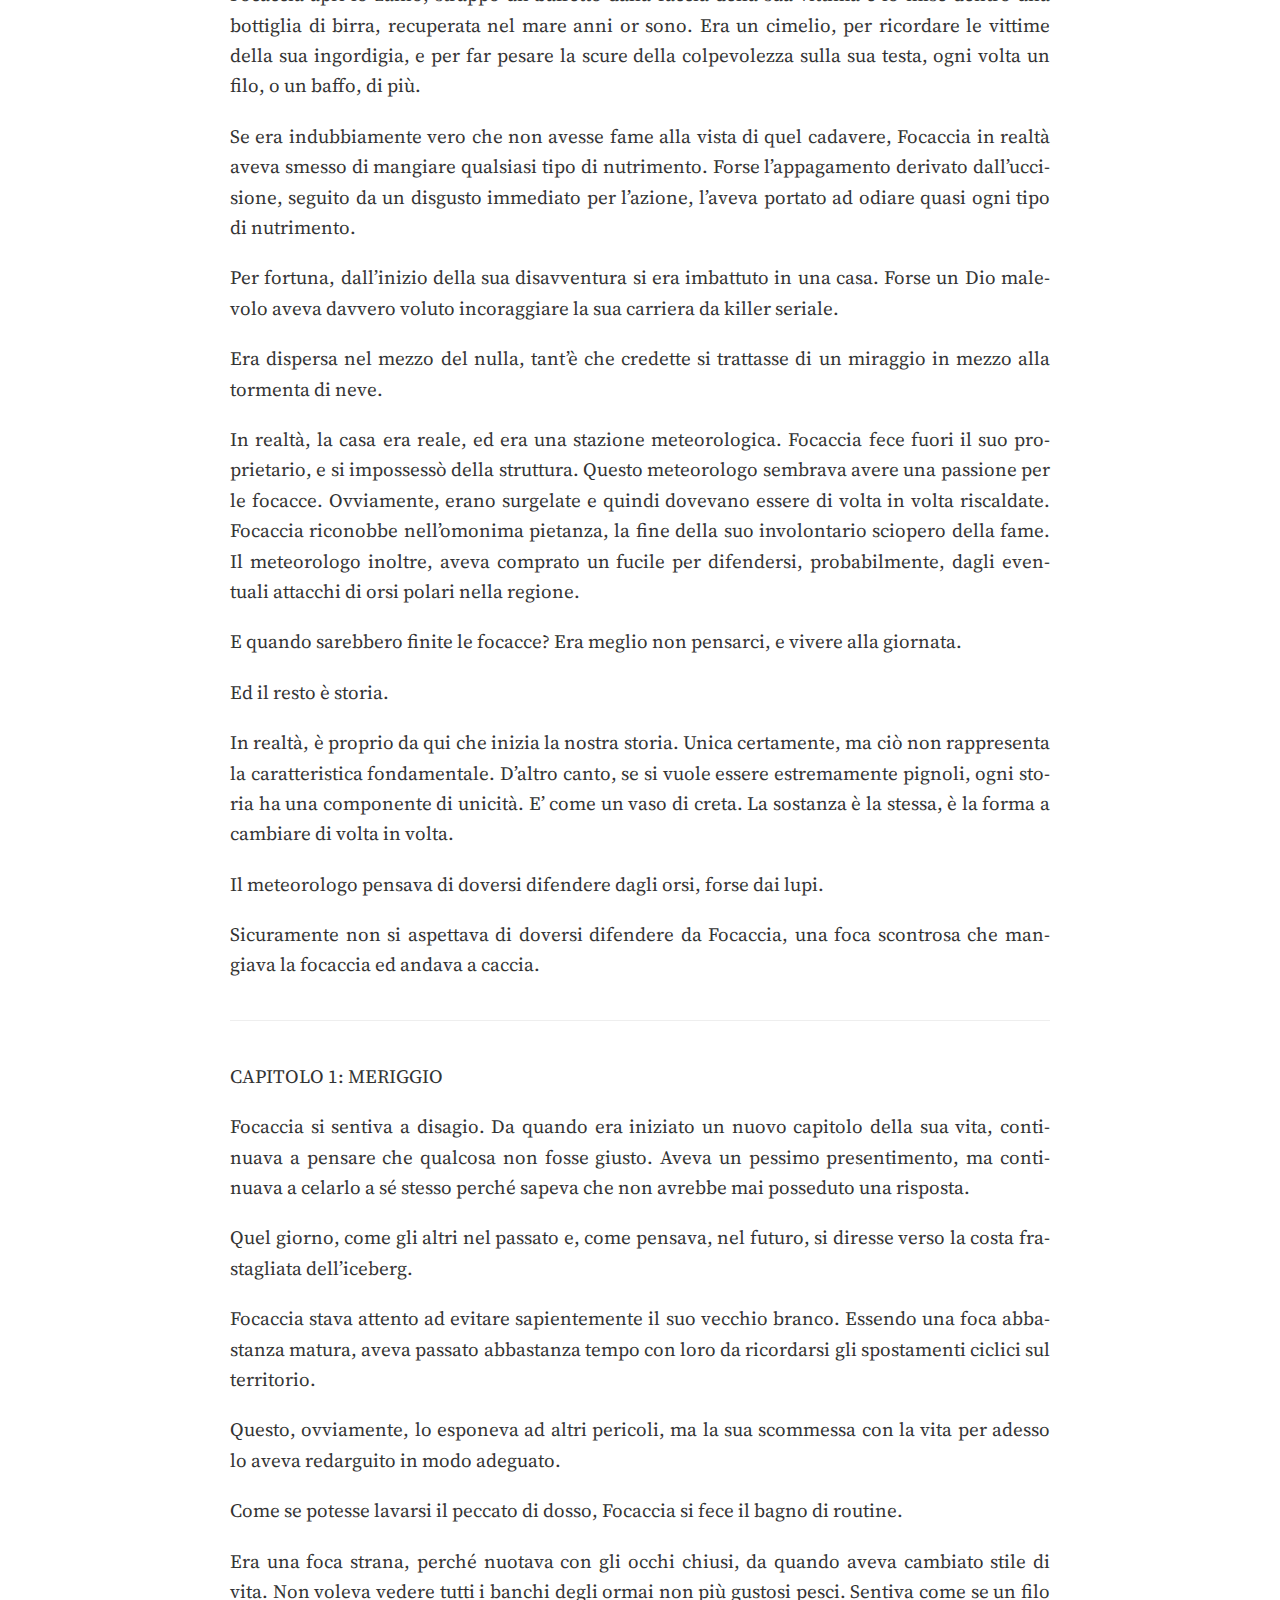
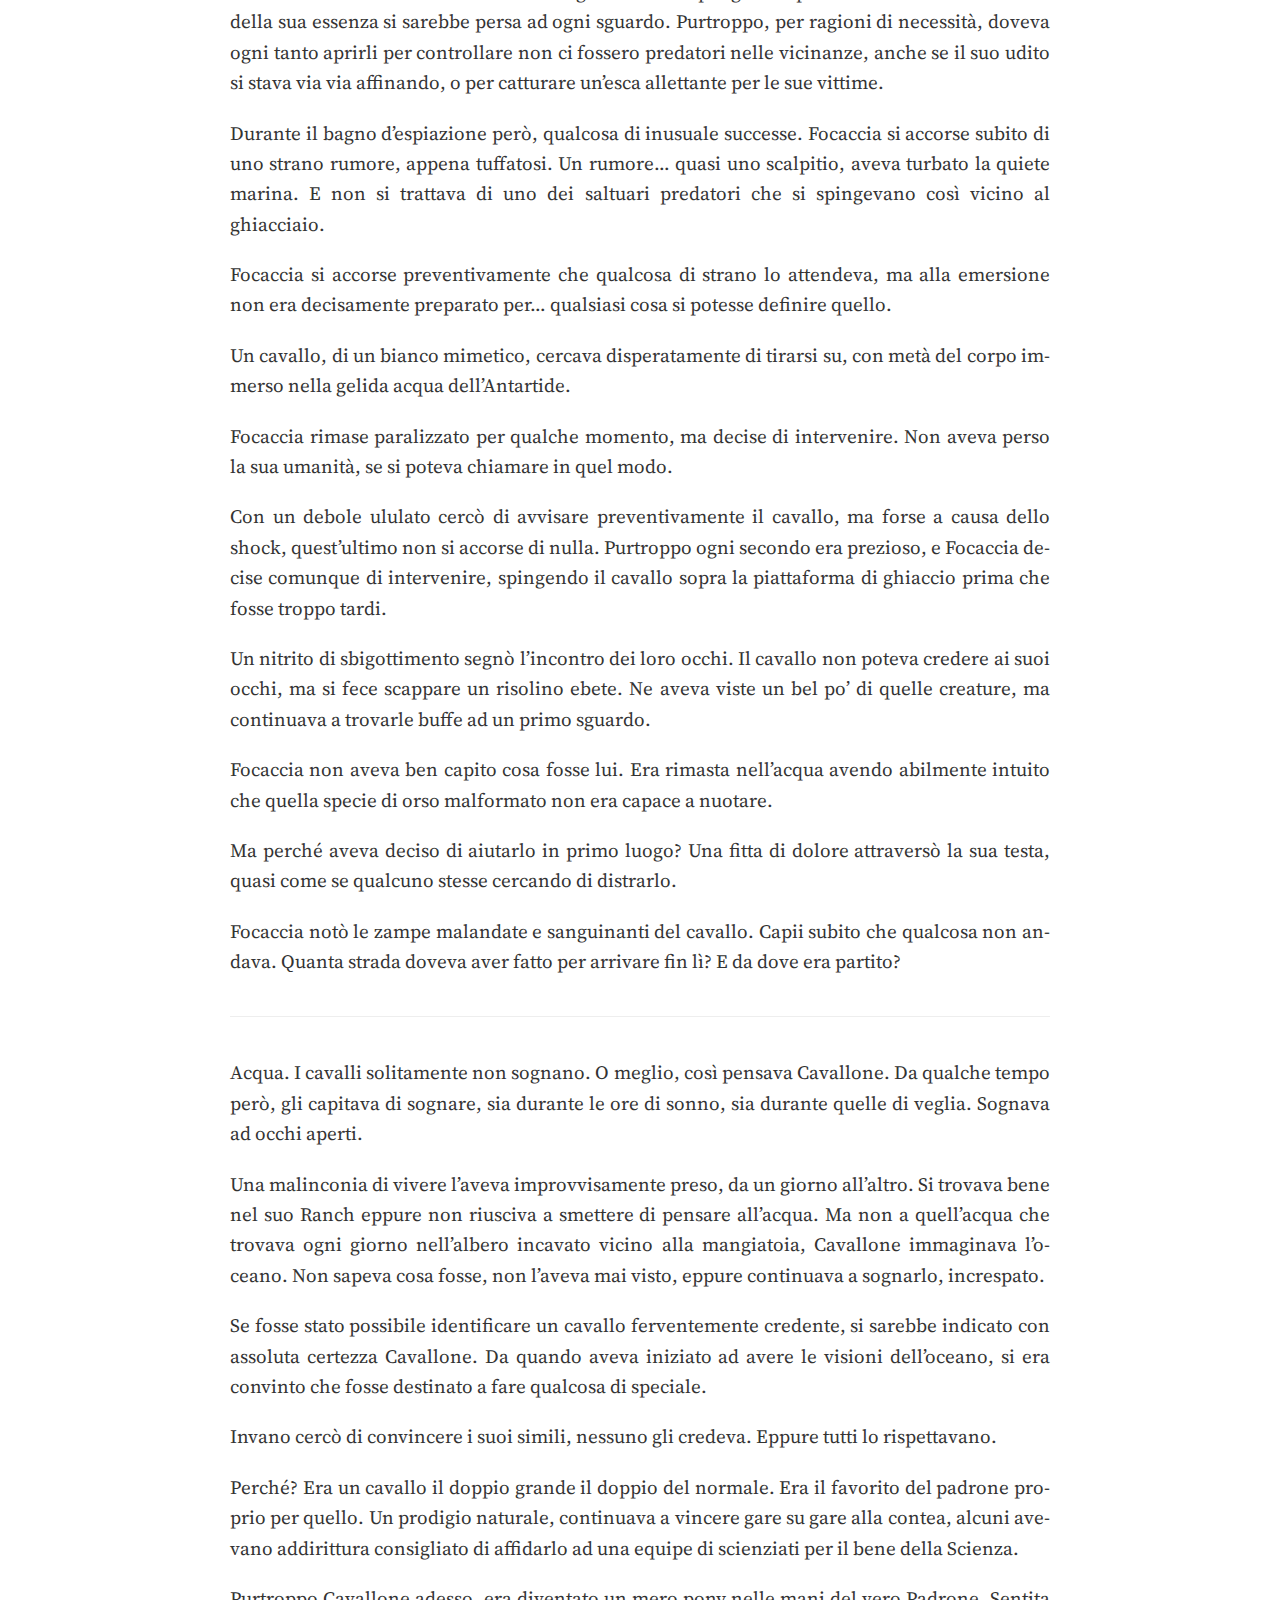
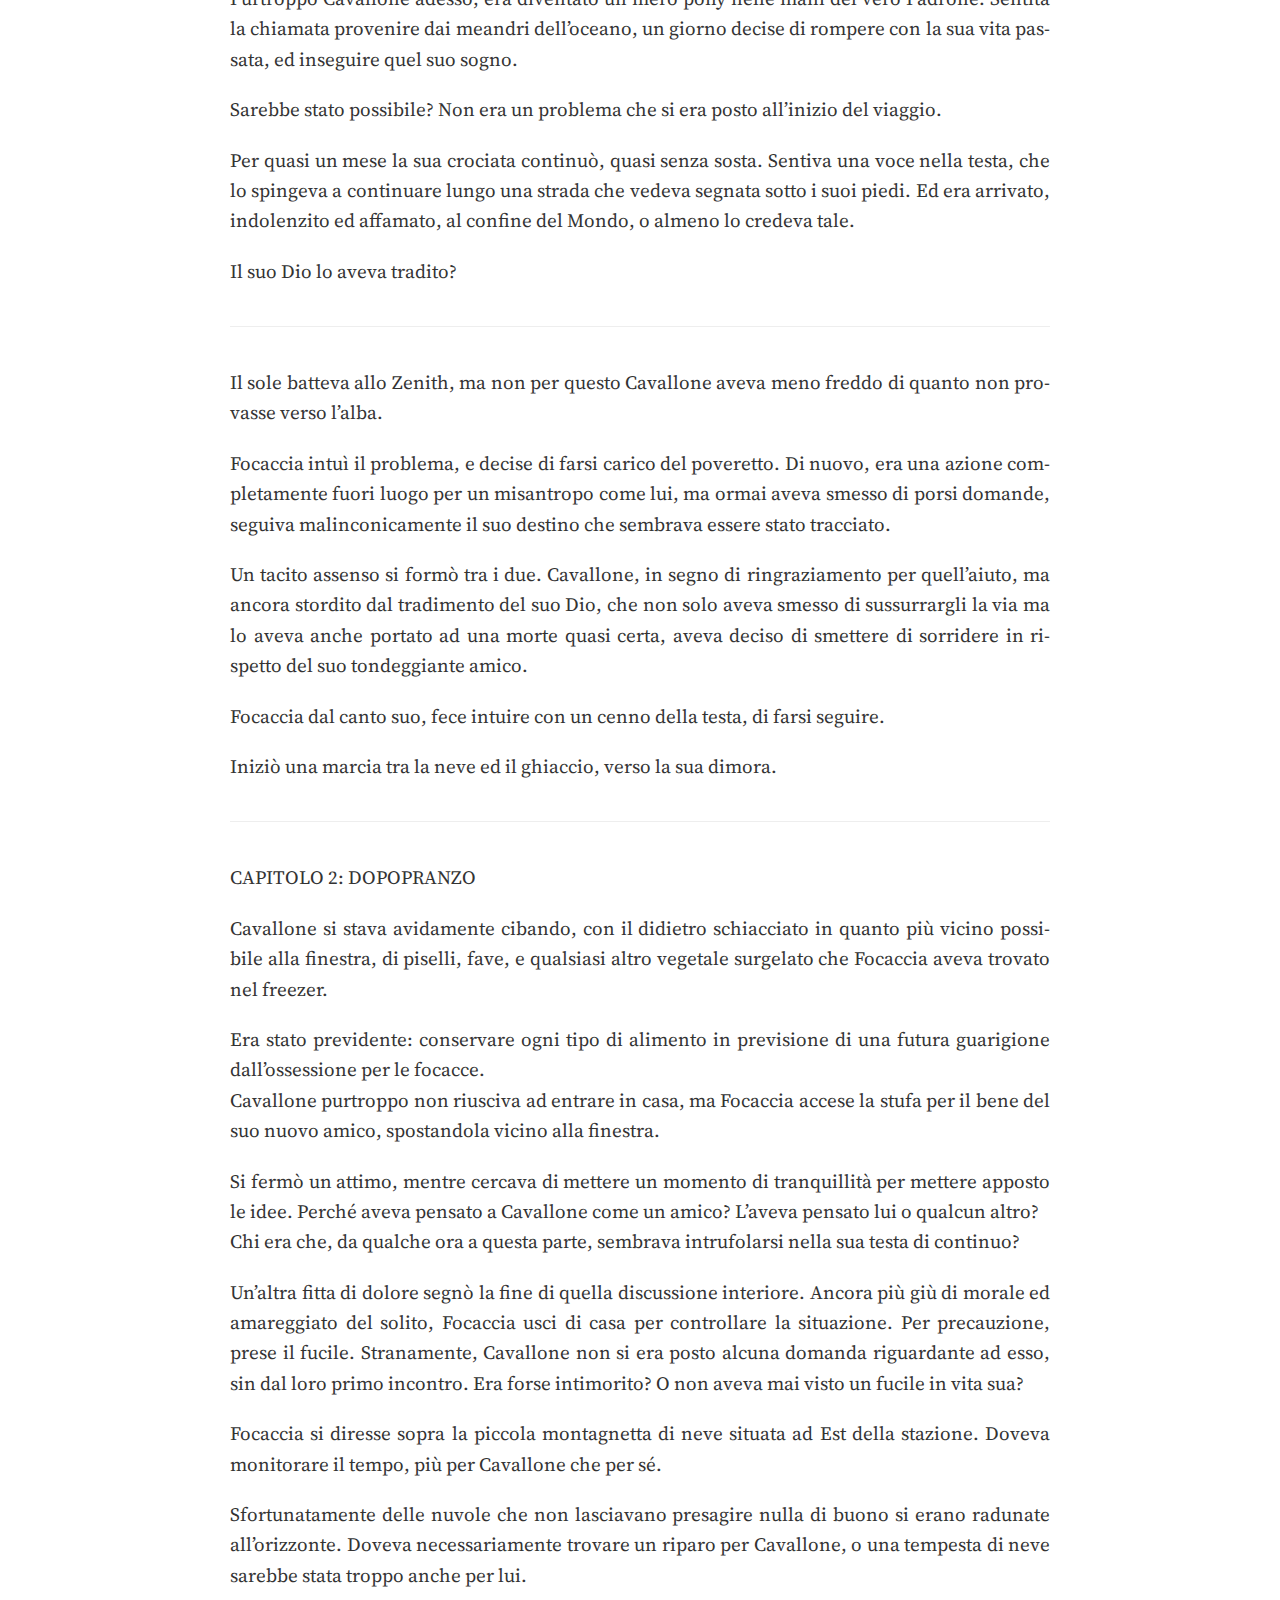
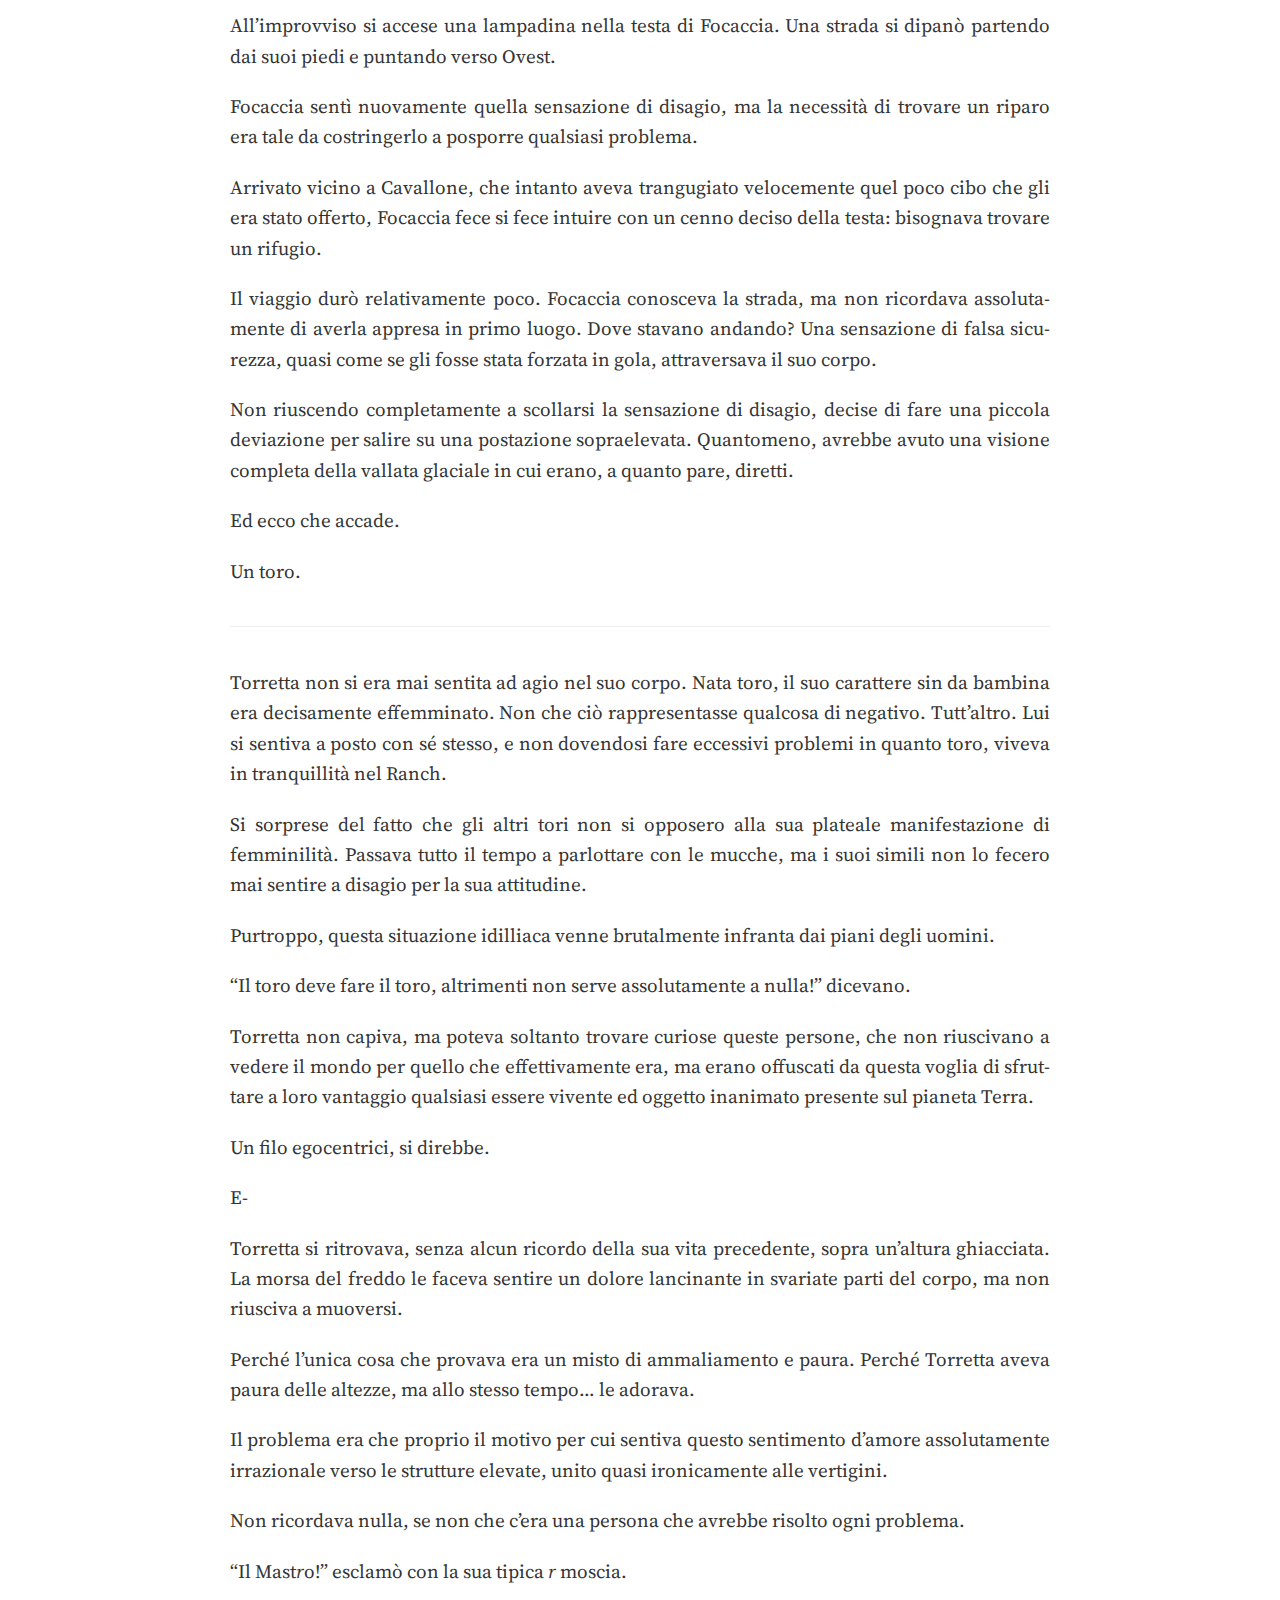
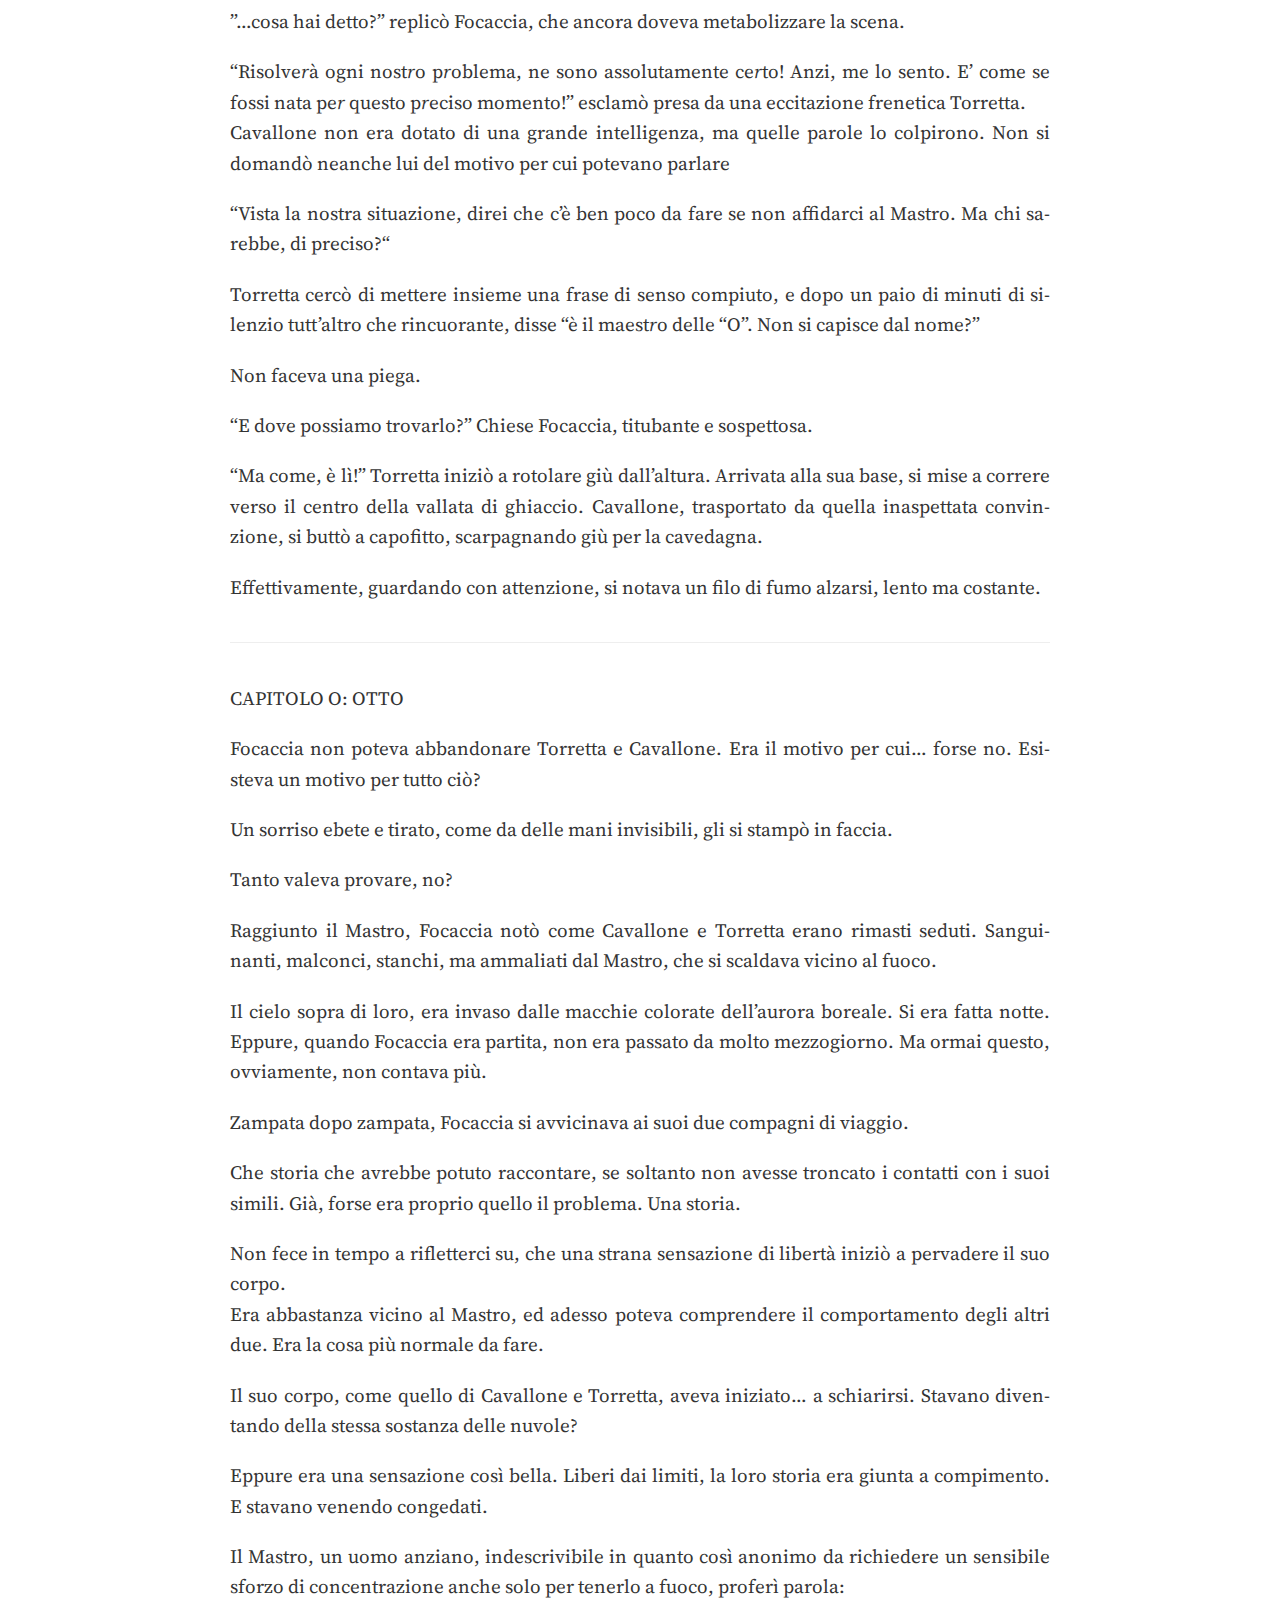
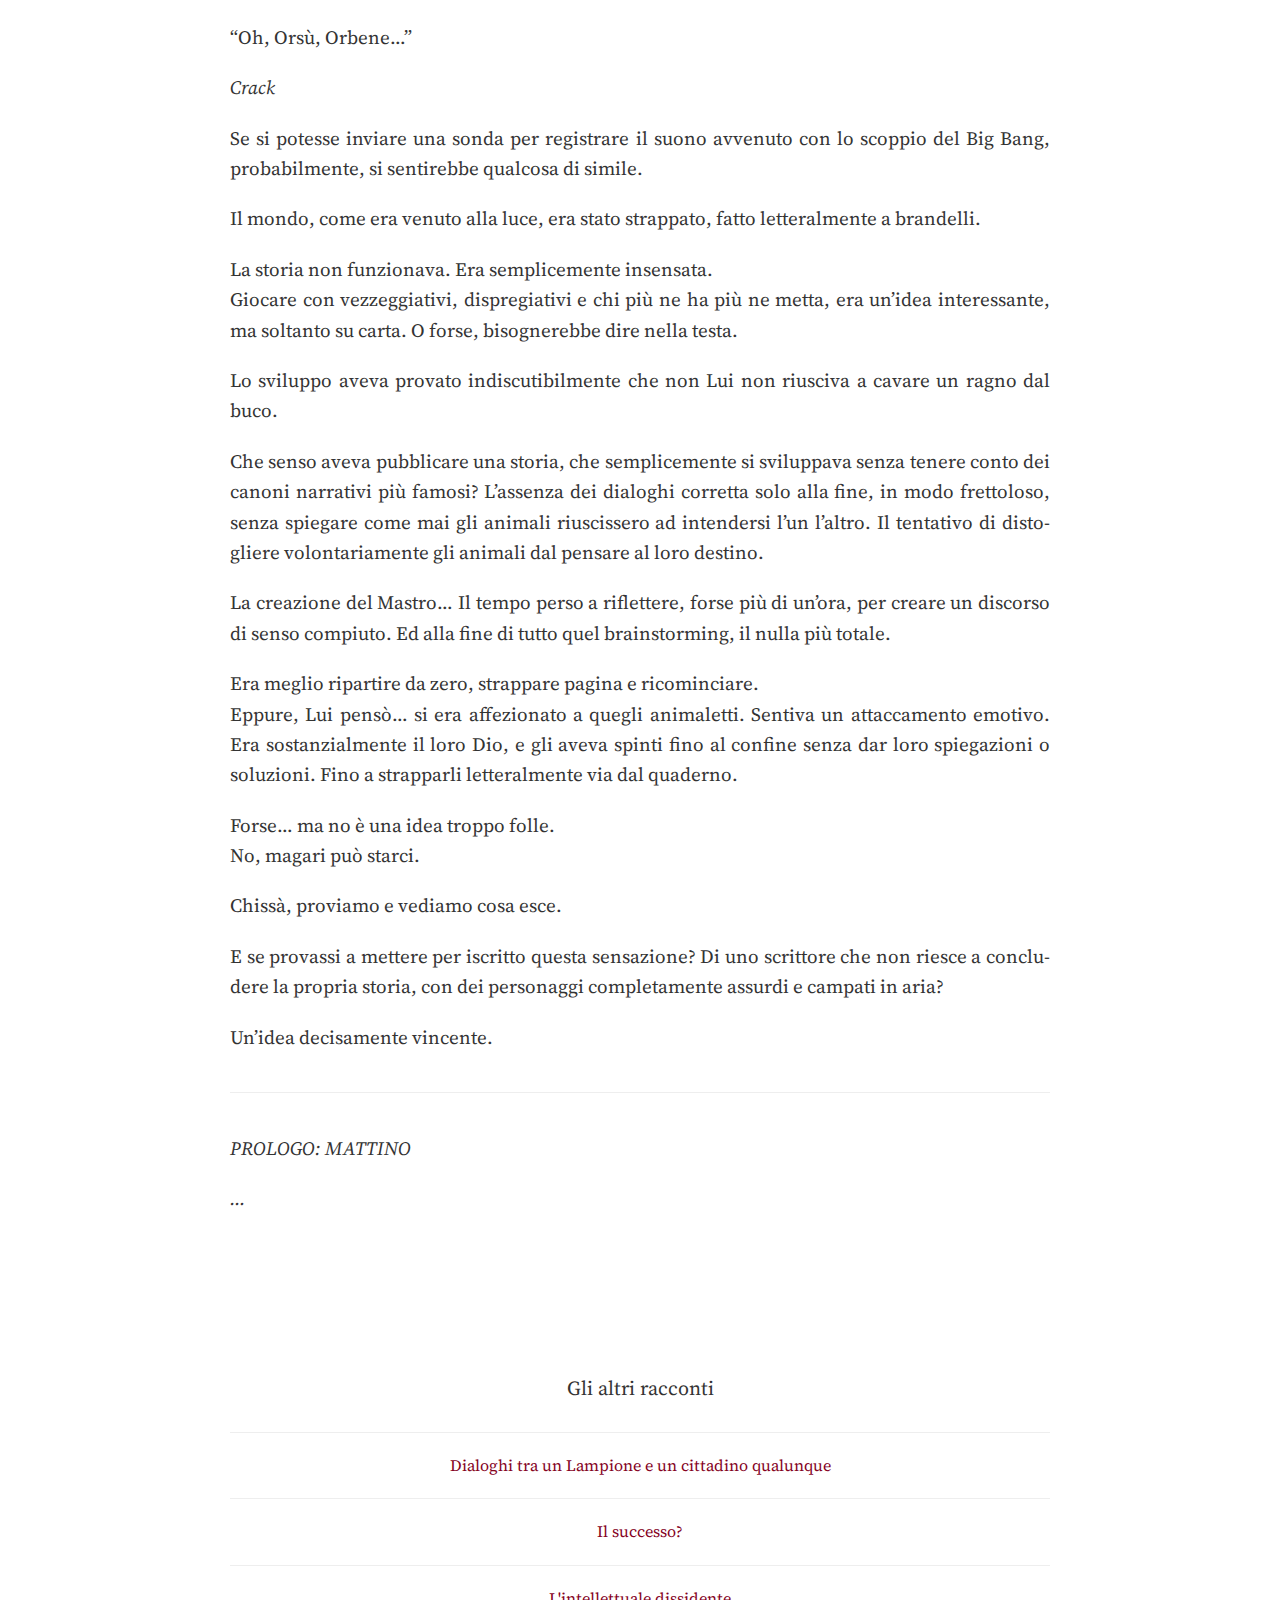
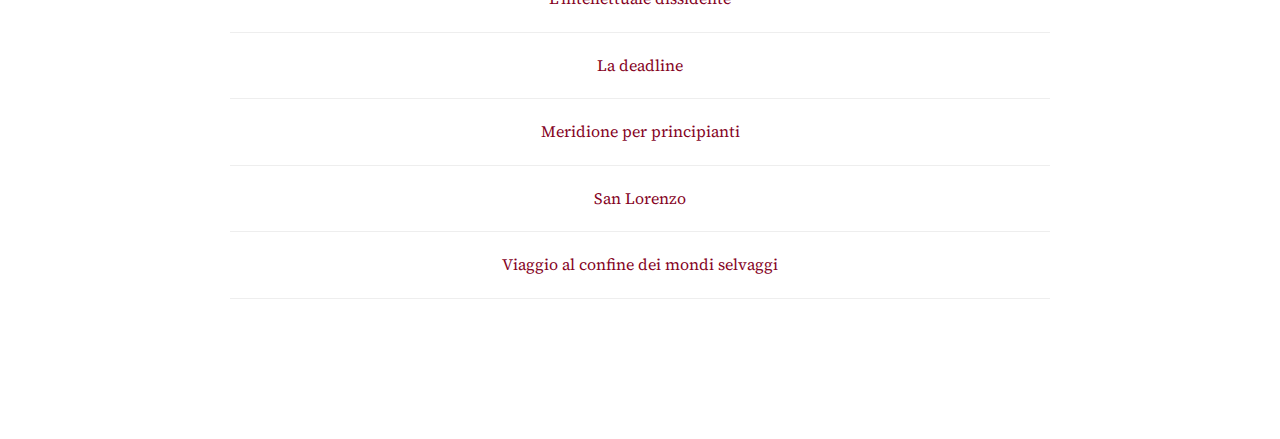
<file: senza-titolo/index.html>
<!DOCTYPE html>
<html lang="it-IT">
	<head>
    <meta charset="utf-8">
<meta http-equiv="X-UA-Compatible" content="IE=edge,chrome=1">
<meta name="viewport" content="width=device-width, initial-scale=1">
<meta name="author" content="PCF Fic Challenge 2017">
<meta name="description" content="I racconti in gara">
<meta name="generator" content="Hugo 0.20.7" />
<title>Senza titolo</title>
<link href="https://fonts.googleapis.com/css?family=Source+Serif+Pro:400,600" rel="stylesheet">
<link rel="stylesheet" href="https://pokemoncentral.github.io/fic-challenge-2017/css/style.css">
<link rel="stylesheet" href="https://pokemoncentral.github.io/fic-challenge-2017/css/highlight.css">



<link rel="stylesheet" href="https://pokemoncentral.github.io/fic-challenge-2017/css/monosocialiconsfont.css">




<meta property="og:title" content="Senza titolo" />
<meta property="og:description" content="PROLOGO: MATTINO
La guerra&hellip; la guerra non cambia mai.
Il nulla. O forse, sarebbe meglio dire il bianco. Solitamente si tende ad associare il nulla ai due colori eternamente contrapposti, bianco o nero. Dipenderà forse dalla propria visione della vita? Una persona che vede il bicchiere mezzo pieno, immaginerà il nulla come un luogo di eterna pace, immerso nella luce della beatitudine eterna, mentre una persona che vede il bicchiere mezzo vuoto, tenderà ad associare il nulla con l&rsquo;oscurità perpetua del nero." />
<meta property="og:type" content="article" />
<meta property="og:url" content="https://pokemoncentral.github.io/fic-challenge-2017/senza-titolo/" />


















<meta itemprop="name" content="Senza titolo">
<meta itemprop="description" content="PROLOGO: MATTINO
La guerra&hellip; la guerra non cambia mai.
Il nulla. O forse, sarebbe meglio dire il bianco. Solitamente si tende ad associare il nulla ai due colori eternamente contrapposti, bianco o nero. Dipenderà forse dalla propria visione della vita? Una persona che vede il bicchiere mezzo pieno, immaginerà il nulla come un luogo di eterna pace, immerso nella luce della beatitudine eterna, mentre una persona che vede il bicchiere mezzo vuoto, tenderà ad associare il nulla con l&rsquo;oscurità perpetua del nero.">



<meta itemprop="wordCount" content="3595">



<meta itemprop="keywords" content="" />



  <meta name="twitter:card" content="summary"/>



<meta name="twitter:text:title" content="Senza titolo"/>
<meta name="twitter:title" content="Senza titolo"/>
<meta name="twitter:description" content="PROLOGO: MATTINO
La guerra&hellip; la guerra non cambia mai.
Il nulla. O forse, sarebbe meglio dire il bianco. Solitamente si tende ad associare il nulla ai due colori eternamente contrapposti, bianco o nero. Dipenderà forse dalla propria visione della vita? Una persona che vede il bicchiere mezzo pieno, immaginerà il nulla come un luogo di eterna pace, immerso nella luce della beatitudine eterna, mentre una persona che vede il bicchiere mezzo vuoto, tenderà ad associare il nulla con l&rsquo;oscurità perpetua del nero."/>



    </head>
<body>
    <nav class="main-nav">
	
		<a href='https://pokemoncentral.github.io/fic-challenge-2017/'> <span class="arrow">←</span>Home</a>
	

	

	
</nav>

    <section id="wrapper">
        
        
<article class="post">
    <header>
        <h1>Senza titolo</h1>
        <h2 class="headline">
        <br>
        
        </h2>
    </header>
    <section id="post-body">
        <p>PROLOGO: MATTINO</p>

<p>La guerra&hellip; la guerra non cambia mai.</p>

<p>Il nulla. O forse, sarebbe meglio dire il bianco. Solitamente si tende ad associare il nulla ai due colori eternamente contrapposti, bianco o nero. Dipenderà forse dalla propria visione della vita? Una persona che vede il bicchiere mezzo pieno, immaginerà il nulla come un luogo di eterna pace, immerso nella luce della beatitudine eterna, mentre una persona che vede il bicchiere mezzo vuoto, tenderà ad associare il nulla con l&rsquo;oscurità perpetua del nero. Ma se è vero che classificare tutto come &ldquo;bianco o nero&rdquo; è un errore logico, sarà forse che esistano varie gradazioni di nulla?</p>

<p>Purtroppo, in un mondo improntato all&rsquo;utilitarismo, e ancora prima alla sopravvivenza, questi pensieri non potevano permettersi il lusso di attraversare la mente del cacciatore. L&rsquo;unica cosa veramente importante era la preda. Liberare mente e polmoni per annullare completamente la propria presenza&hellip; nullificarsi, una sorte tutt&rsquo;altro che rosea per il cacciatore. Sicuramente migliore di quella che sarebbe spettata al povero malcapitato.</p>

<p>Attendendo con pazienza sopra un&rsquo;altura, con il sole che picchiava freddamente quasi a giudicare le azioni dei presenti, senza migliorare quella sensazione di gelo che rinchiudeva tra le sue fauci qualsiasi creatura così sfortunata da girare per quelle terre, il cacciatore attendeva. Non sapeva quanto avrebbe dovuto effettivamente attendere, ma non era importante. L&rsquo;unica cosa che ormai occupava la sua testa, era la preda. Un&rsquo;ossessione tale da non potergli permettere alcun tipo di distrazione. </p>

<p><em>Splash</em></p>

<p>Qualcosa era uscito dall&rsquo;acqua. Il cacciatore prese un singolo proiettile dal suo corposo zaino, forse atto a trasportare il corpo esanime della sua preda, e caricò il suo fucile, con una lentezza ed una tranquillità tali da mettere in dubbio la sua sanità mentale. Come poteva uccidere un suo simile, con una calma quasi innaturale? </p>

<p>La povera vittima era ormai caduta nella trappola piazzata appositamente dal cacciatore. Un pesce, fresco di giornata e messo in bella vista. Il tempo di avvicinarsi e&hellip; <em>BAM</em>. Il proiettile sibilò nell&rsquo;aria, e Sebastiano non fece in tempo ad accorgersene che&hellip; </p>

<hr />

<p>Si dice che quando si sta per morire, la vita ti scorra davanti agli occhi. Sebastiano ne era consapevole. Fin da piccolo non aveva mai brillato per bellezza, agilità, intelligenza. In realtà, non era completamente negato in nessun campo, era semplicemente mediocre. Questa sensazione di mediocrità aveva pervaso la sua anima. I suoi fratelli e le sue sorelle erano, seppur quasi impercettibilmente migliori. Per Sebastiano, invece, il peso della sua inferiorità si faceva sentire. Ed in questa situazione Sebastiano fu costretto a vivere. Una condizione tale da spingerlo più volte a tentare di suicidarsi. Essere eternamente il termine medio, senza sapore, facilmente dimenticabile, insipido, da non meritarsi neanche un appoggio completo da parte dei familiari.<br />
Un giorno però si accorse di poter usare la sua incredibile mediocrità come un punto di forza. Iniziò ad apparire quanto il più possibile indifeso, costernato, sofferente. In questo modo le persone erano necessariamente spinte a provar pena, o se si vuole usare un termine più elegante, compassione, per lui. </p>

<p>La vita di Sebastiano divenne quella di un parassita che si cibava della magnanimità, forzata, altrui. Non che gli altri non avessero colpe, nell&rsquo;indossare la macchina dei benefattori di turno, utile soltanto alla glorificazione del proprio ego.</p>

<p>Come poteva lasciar perdere quel pesce? Se fosse stato beccato sul luogo del crimine dal pescatore, avrebbe semplicemente guardato mogio mogio verso terra, accusando una fame insistente da giorni che l&rsquo;aveva portato a compiere un atto così vile. Sapeva che sarebbe riuscito a giostrarsi tranquillamente qualsiasi essere vivente. Non era importante, d&rsquo;altro canto, perché una persona così mediocre come lui non avrebbe attirato neanche le ire dei suoi simili. Al massimo qualche sospiro adirato, ma niente di più. La sua debolezza era il suo più grande punto di forza.</p>

<p>Purtroppo non aveva calcolato che il destino l&rsquo;avrebbe fatto diventare l&rsquo;origine di una storia.</p>

<hr />

<p>&hellip;il suo cervello finì a colorare di un rosa gradualmente più acceso la neve circostante.</p>

<p>Il cacciatore scese dal punto sopraelevato, di nuovo dimostrando una tranquillità inquietante, fino ad arrivare ai piedi della sua preda.</p>

<p>Focaccia in realtà non aveva il benché minimo appetito. Eppure non riusciva a smettere di farlo. Cacciare un proprio simile era qualcosa che era costretto, condannato a fare per il resto della sua esistenza. Perché? Beh, non lo sapeva neanche lui. Un giorno un istinto morboso, proveniente dagli antri più reconditi della sua mente, lo spinse ad allontanarsi da *quel* branco di individui, e ritirarsi. Non per il loro bene, ovviamente. Era sempre stato in individuo scontrosissimo, antipatico alla quasi totalità di coloro che finivano per malaugurata sorte ad entrare in contatto con lui. Definito come persona spregevole, il suo allontanamento era stato benvisto da tutti, persino dai suoi genitori che finirono per levarsi un peso dalla coscienza e dal portafoglio, se solo ne avessero avuto uno. </p>

<p>Focaccia si ritirò non perché non aveva alcuna voglia di causare morte e sofferenza ad i suoi simili.  Semplicemente, odiava doversi sottomettere ad istinti primordiali, forse ancestrali, che sembravano un brutto scherzo giocato da una divinità che l&rsquo;aveva preso, anch&rsquo;egli, in antipatia. La parte sana della sua mente si rifiutava categoricamente di cedere ma presto sentì di non riuscire a controllare il suo impulso, e come un prigioniero che si dimena in catene, seppur destinato al patibolo, finì per diventare quella&hellip; quella <em>cosa</em>. Purtroppo il suicidio non fu d&rsquo;aiuto, perché il suo ego gli proibiva categoricamente, quasi come se non facesse veramente i suoi interessi, a farsi fuori. </p>

<p>Un istinto irrazionale, che era nato dal nero nulla, e che finiva per far scontrare le sue vittime con il candido, bianco nulla della neve.</p>

<p>Alla fine però, scese ad un compromesso. Accettò ciò che sarebbe diventato, a patto di continuare a rimanere da solo, vagando per l&rsquo;Antartide, appagando il proprio desiderio una volta ogni 7 giorni.<br />
O almeno, pensava di essere sceso a patti.</p>

<p>Un contratto fu siglato, per quanto non c&rsquo;era carta per attestarlo. Non che sapesse scrivere.</p>

<p>Focaccia aprì lo zaino, strappò un baffetto dalla faccia della sua vittima e lo mise dentro una bottiglia di birra, recuperata nel mare anni or sono. Era un cimelio, per ricordare le vittime della sua ingordigia, e per far pesare la scure della colpevolezza sulla sua testa, ogni volta un filo, o un baffo, di più. </p>

<p>Se era indubbiamente vero che non avesse fame alla vista di quel cadavere, Focaccia in realtà aveva smesso di mangiare qualsiasi tipo di nutrimento. Forse l&rsquo;appagamento derivato dall&rsquo;uccisione, seguito da un disgusto immediato per l&rsquo;azione, l&rsquo;aveva portato ad odiare quasi ogni tipo di nutrimento.</p>

<p>Per fortuna, dall&rsquo;inizio della sua disavventura si era imbattuto in una casa. Forse un Dio malevolo aveva davvero voluto incoraggiare la sua carriera da killer seriale.</p>

<p>Era dispersa nel mezzo del nulla, tant&rsquo;è che credette si trattasse di un miraggio in mezzo alla tormenta di neve.</p>

<p>In realtà, la casa era reale, ed era una stazione meteorologica. Focaccia fece fuori il suo proprietario, e si impossessò della struttura. Questo meteorologo sembrava avere una passione per le focacce. Ovviamente, erano surgelate e quindi dovevano essere di volta in volta riscaldate. Focaccia riconobbe nell&rsquo;omonima pietanza, la fine della suo involontario sciopero della fame. Il meteorologo inoltre, aveva comprato un fucile per difendersi, probabilmente, dagli eventuali attacchi di orsi polari nella regione.</p>

<p>E quando sarebbero finite le focacce? Era meglio non pensarci, e vivere alla giornata.</p>

<p>Ed il resto è storia.</p>

<p>In realtà, è proprio da qui che inizia la nostra storia. Unica certamente, ma ciò non rappresenta la caratteristica fondamentale. D&rsquo;altro canto, se si vuole essere estremamente pignoli, ogni storia ha una componente di unicità. E&rsquo; come un vaso di creta. La sostanza è la stessa, è la forma a cambiare di volta in volta.</p>

<p>Il meteorologo pensava di doversi difendere dagli orsi, forse dai lupi.</p>

<p>Sicuramente non si aspettava di doversi difendere da Focaccia, una foca scontrosa che mangiava la focaccia ed andava a caccia. </p>

<hr />

<p>CAPITOLO 1: MERIGGIO</p>

<p>Focaccia si sentiva a disagio. Da quando era iniziato un nuovo capitolo della sua vita, continuava a pensare che qualcosa non fosse giusto. Aveva un pessimo presentimento, ma continuava a celarlo a sé stesso perché sapeva che non avrebbe mai posseduto una risposta. </p>

<p>Quel giorno, come gli altri nel passato e, come pensava, nel futuro, si diresse verso la costa frastagliata dell&rsquo;iceberg.</p>

<p>Focaccia stava attento ad evitare sapientemente il suo vecchio branco. Essendo una foca abbastanza matura, aveva passato abbastanza tempo con loro da ricordarsi gli spostamenti ciclici sul territorio. </p>

<p>Questo, ovviamente, lo esponeva ad altri pericoli, ma la sua scommessa con la vita per adesso lo aveva redarguito in modo adeguato.</p>

<p>Come se potesse lavarsi il peccato di dosso, Focaccia si fece il bagno di routine.</p>

<p>Era una foca strana, perché nuotava con gli occhi chiusi, da quando aveva cambiato stile di vita. Non voleva vedere tutti i banchi degli ormai non più gustosi pesci. Sentiva come se un filo della sua essenza si sarebbe persa ad ogni sguardo. Purtroppo, per ragioni di necessità, doveva ogni tanto aprirli per controllare non ci fossero predatori nelle vicinanze, anche se il suo udito si stava via via affinando, o per catturare un&rsquo;esca allettante per le sue vittime. </p>

<p>Durante il bagno d&rsquo;espiazione però, qualcosa di inusuale successe. Focaccia si accorse subito di uno strano rumore, appena tuffatosi. Un rumore&hellip; quasi uno scalpitio, aveva turbato la quiete marina. E non si trattava di uno dei saltuari predatori che si spingevano così vicino al ghiacciaio.</p>

<p>Focaccia si accorse preventivamente che qualcosa di strano lo attendeva, ma alla emersione non era decisamente preparato per&hellip; qualsiasi cosa si potesse definire quello.</p>

<p>Un cavallo, di un bianco mimetico, cercava disperatamente di tirarsi su, con metà del corpo immerso nella gelida acqua dell&rsquo;Antartide.</p>

<p>Focaccia rimase paralizzato per qualche momento, ma decise di intervenire. Non aveva perso la sua umanità, se si poteva chiamare in quel modo. </p>

<p>Con un debole ululato cercò di avvisare preventivamente il cavallo, ma forse a causa dello shock, quest&rsquo;ultimo non si accorse di nulla. Purtroppo ogni secondo era prezioso, e Focaccia decise comunque di intervenire, spingendo il cavallo sopra la piattaforma di ghiaccio prima che fosse troppo tardi. </p>

<p>Un nitrito di sbigottimento segnò l&rsquo;incontro dei loro occhi. Il cavallo non poteva credere ai suoi occhi, ma si fece scappare un risolino ebete. Ne aveva viste un bel po&rsquo; di quelle creature, ma continuava a trovarle buffe ad un primo sguardo.</p>

<p>Focaccia non aveva ben capito cosa fosse lui. Era rimasta nell&rsquo;acqua avendo abilmente intuito che quella specie di orso malformato non era capace a nuotare.</p>

<p>Ma perché aveva deciso di aiutarlo in primo luogo? Una fitta di dolore attraversò la sua testa, quasi come se qualcuno stesse cercando di distrarlo.</p>

<p>Focaccia notò le zampe malandate e sanguinanti del cavallo. Capii subito che qualcosa non andava. Quanta strada doveva aver fatto per arrivare fin lì? E da dove era partito?</p>

<hr />

<p>Acqua. I cavalli solitamente non sognano. O meglio, così pensava Cavallone. Da qualche tempo però, gli capitava di sognare, sia durante le ore di sonno, sia durante quelle di veglia. Sognava ad occhi aperti.</p>

<p>Una malinconia di vivere l&rsquo;aveva improvvisamente preso, da un giorno all&rsquo;altro. Si trovava bene nel suo Ranch eppure non riusciva a smettere di pensare all&rsquo;acqua. Ma non a quell&rsquo;acqua che trovava ogni giorno nell&rsquo;albero incavato vicino alla mangiatoia, Cavallone immaginava l&rsquo;oceano. Non sapeva cosa fosse, non l&rsquo;aveva mai visto, eppure continuava a sognarlo, increspato.</p>

<p>Se fosse stato possibile identificare un cavallo ferventemente credente, si sarebbe indicato con assoluta certezza Cavallone. Da quando aveva iniziato ad avere le visioni dell&rsquo;oceano, si era convinto che fosse destinato a fare qualcosa di speciale.</p>

<p>Invano cercò di convincere i suoi simili, nessuno gli credeva. Eppure tutti lo rispettavano.</p>

<p>Perché? Era un cavallo il doppio grande il doppio del normale. Era il favorito del padrone proprio per quello. Un prodigio naturale, continuava a vincere gare su gare alla contea, alcuni avevano addirittura consigliato di affidarlo ad una equipe di scienziati per il bene della Scienza. </p>

<p>Purtroppo Cavallone adesso, era diventato un mero pony nelle mani del vero Padrone. Sentita la chiamata provenire dai meandri dell&rsquo;oceano, un giorno decise di rompere con la sua vita passata, ed inseguire quel suo sogno.</p>

<p>Sarebbe stato possibile? Non era un problema che si era posto all&rsquo;inizio del viaggio.</p>

<p>Per quasi un mese la sua crociata continuò, quasi senza sosta. Sentiva una voce nella testa, che lo spingeva a continuare lungo una strada che vedeva segnata sotto i suoi piedi. Ed era arrivato, indolenzito ed affamato, al confine del Mondo, o almeno lo credeva tale.</p>

<p>Il suo Dio lo aveva tradito?</p>

<hr />

<p>Il sole batteva allo Zenith, ma non per questo Cavallone aveva meno freddo di quanto non provasse verso l&rsquo;alba. </p>

<p>Focaccia intuì il problema, e decise di farsi carico del poveretto. Di nuovo, era una azione completamente fuori luogo per un misantropo come lui, ma ormai aveva smesso di porsi domande, seguiva malinconicamente il suo destino che sembrava essere stato tracciato.</p>

<p>Un tacito assenso si formò tra i due. Cavallone, in segno di ringraziamento per quell&rsquo;aiuto, ma ancora stordito dal tradimento del suo Dio, che non solo aveva smesso di sussurrargli la via ma lo aveva anche portato ad una morte quasi certa, aveva deciso di smettere di sorridere in rispetto del suo tondeggiante amico. </p>

<p>Focaccia dal canto suo, fece intuire con un cenno della testa, di farsi seguire.</p>

<p>Iniziò una marcia tra la neve ed il ghiaccio, verso la sua dimora.</p>

<hr />

<p>CAPITOLO 2: DOPOPRANZO </p>

<p>Cavallone si stava avidamente cibando, con il didietro schiacciato in quanto più vicino possibile alla finestra, di piselli, fave, e qualsiasi altro vegetale surgelato che Focaccia aveva trovato nel freezer.</p>

<p>Era stato previdente: conservare ogni tipo di alimento in previsione di una futura guarigione dall&rsquo;ossessione per le focacce.<br />
Cavallone purtroppo non riusciva ad entrare in casa, ma Focaccia accese la stufa per il bene del suo nuovo amico, spostandola vicino alla finestra.</p>

<p>Si fermò un attimo, mentre cercava di mettere un momento di tranquillità per mettere apposto le idee. Perché aveva pensato a Cavallone come un amico? L&rsquo;aveva pensato lui o qualcun altro?<br />
Chi era che, da qualche ora a questa parte, sembrava intrufolarsi nella sua testa di continuo?</p>

<p>Un&rsquo;altra fitta di dolore segnò la fine di quella discussione interiore. Ancora più giù di morale ed amareggiato del solito, Focaccia usci di casa per controllare la situazione. Per precauzione, prese il fucile. Stranamente, Cavallone non si era posto alcuna domanda riguardante ad esso, sin dal loro primo incontro. Era forse intimorito? O non aveva mai visto un fucile in vita sua? </p>

<p>Focaccia si diresse sopra la piccola montagnetta di neve situata ad Est della stazione. Doveva monitorare il tempo, più per Cavallone che per sé.</p>

<p>Sfortunatamente delle nuvole che non lasciavano presagire nulla di buono si erano radunate all&rsquo;orizzonte. Doveva necessariamente trovare un riparo per Cavallone, o una tempesta di neve sarebbe stata troppo anche per lui. </p>

<p>All&rsquo;improvviso si accese una lampadina nella testa di Focaccia. Una strada si dipanò partendo dai suoi piedi e puntando verso Ovest.</p>

<p>Focaccia sentì nuovamente quella sensazione di disagio, ma la necessità di trovare un riparo era tale da costringerlo a posporre qualsiasi problema.</p>

<p>Arrivato vicino a Cavallone, che intanto aveva trangugiato velocemente quel poco cibo che gli era stato offerto, Focaccia fece si fece intuire con un cenno deciso della testa: bisognava trovare un rifugio.</p>

<p>Il viaggio durò relativamente poco. Focaccia conosceva la strada, ma non ricordava assolutamente di averla appresa in primo luogo. Dove stavano andando? Una sensazione di falsa sicurezza, quasi come se gli fosse stata forzata in gola, attraversava il suo corpo.</p>

<p>Non riuscendo completamente a scollarsi la sensazione di disagio, decise di fare una piccola deviazione per salire su una postazione sopraelevata. Quantomeno, avrebbe avuto una visione completa della vallata glaciale in cui erano, a quanto pare, diretti. </p>

<p>Ed ecco che accade.</p>

<p>Un toro.</p>

<hr />

<p>Torretta non si era mai sentita ad agio nel suo corpo. Nata toro, il suo carattere sin da bambina era decisamente effemminato. Non che ciò rappresentasse qualcosa di negativo. Tutt&rsquo;altro. Lui si sentiva a posto con sé stesso, e non dovendosi fare eccessivi problemi in quanto toro, viveva in tranquillità nel Ranch. </p>

<p>Si sorprese del fatto che gli altri tori non si opposero alla sua plateale manifestazione di femminilità. Passava tutto il tempo a parlottare con le mucche, ma i suoi simili non lo fecero mai sentire a disagio per la sua attitudine.</p>

<p>Purtroppo, questa situazione idilliaca venne brutalmente infranta dai piani degli uomini.</p>

<p>&ldquo;Il toro deve fare il toro, altrimenti non serve assolutamente a nulla!&rdquo; dicevano.</p>

<p>Torretta non capiva, ma poteva soltanto trovare curiose queste persone, che non riuscivano a vedere il mondo per quello che effettivamente era, ma erano offuscati da questa voglia di sfruttare a loro vantaggio qualsiasi essere vivente ed oggetto inanimato presente sul pianeta Terra. </p>

<p>Un filo egocentrici, si direbbe. </p>

<p>E-</p>

<p>Torretta si ritrovava, senza alcun ricordo della sua vita precedente, sopra un&rsquo;altura ghiacciata. La morsa del freddo le faceva sentire un dolore lancinante in svariate parti del corpo, ma non riusciva a muoversi.</p>

<p>Perché l&rsquo;unica cosa che provava era un misto di ammaliamento e paura. Perché Torretta aveva paura delle altezze, ma allo stesso tempo&hellip; le adorava.</p>

<p>Il problema era che proprio il motivo per cui sentiva questo sentimento d&rsquo;amore assolutamente irrazionale verso le strutture elevate, unito quasi ironicamente alle vertigini. </p>

<p>Non ricordava nulla, se non che c&rsquo;era una persona che avrebbe risolto ogni problema.</p>

<p>&ldquo;Il Mast<i>r</i>o!&rdquo; esclamò con la sua tipica <i>r</i> moscia.</p>

<p>&rdquo;&hellip;cosa hai detto?&rdquo; replicò Focaccia, che ancora doveva metabolizzare la scena.</p>

<p>&ldquo;Risolve<i>r</i>à ogni nost<i>r</i>o p<i>r</i>oblema, ne sono assolutamente ce<i>r</i>to! Anzi, me lo sento. E&rsquo; come se fossi nata pe<i>r</i> questo p<i>r</i>eciso momento!&rdquo; esclamò presa da una eccitazione frenetica Torretta.<br />
Cavallone non era dotato di una grande intelligenza, ma quelle parole lo colpirono. Non si domandò neanche lui del motivo per cui potevano parlare</p>

<p>&ldquo;Vista la nostra situazione, direi che c&rsquo;è ben poco da fare se non affidarci al Mastro. Ma chi sarebbe, di preciso?&ldquo; </p>

<p>Torretta cercò di mettere insieme una frase di senso compiuto, e dopo un paio di minuti di silenzio tutt&rsquo;altro che rincuorante, disse &ldquo;è il maest<i>r</i>o delle &ldquo;O&rdquo;. Non si capisce dal nome?&rdquo;</p>

<p>Non faceva una piega.</p>

<p>&ldquo;E dove possiamo trovarlo?&rdquo; Chiese Focaccia, titubante e sospettosa.</p>

<p>&ldquo;Ma come, è lì!&rdquo; Torretta iniziò a rotolare giù dall&rsquo;altura. Arrivata alla sua base, si mise a correre verso il centro della vallata di ghiaccio. Cavallone, trasportato da quella inaspettata convinzione, si buttò a capofitto, scarpagnando giù per la cavedagna.</p>

<p>Effettivamente, guardando con attenzione, si notava un filo di fumo alzarsi, lento ma costante. </p>

<hr />

<p>CAPITOLO O: OTTO</p>

<p>Focaccia non poteva abbandonare Torretta e Cavallone. Era il motivo per cui&hellip; forse no. Esisteva un motivo per tutto ciò?</p>

<p>Un sorriso ebete e tirato, come da delle mani invisibili, gli si stampò in faccia.</p>

<p>Tanto valeva provare, no?</p>

<p>Raggiunto il Mastro, Focaccia notò come Cavallone e Torretta erano rimasti seduti. Sanguinanti, malconci, stanchi, ma ammaliati dal Mastro, che si scaldava vicino al fuoco.</p>

<p>Il cielo sopra di loro, era invaso dalle macchie colorate dell&rsquo;aurora boreale. Si era fatta notte. Eppure, quando Focaccia era partita, non era passato da molto mezzogiorno. Ma ormai questo, ovviamente, non contava più.</p>

<p>Zampata dopo zampata, Focaccia si avvicinava ai suoi due compagni di viaggio.</p>

<p>Che storia che avrebbe potuto raccontare, se soltanto non avesse troncato i contatti con i suoi simili. Già, forse era proprio quello il problema. Una storia.</p>

<p>Non fece in tempo a rifletterci su, che una strana sensazione di libertà iniziò a pervadere il suo corpo.<br />
Era abbastanza vicino al Mastro, ed adesso poteva comprendere il comportamento degli altri due. Era la cosa più normale da fare.</p>

<p>Il suo corpo, come quello di Cavallone e Torretta, aveva iniziato&hellip; a schiarirsi. Stavano diventando della stessa sostanza delle nuvole?</p>

<p>Eppure era una sensazione così bella. Liberi dai limiti, la loro storia era giunta a compimento. E stavano venendo congedati. </p>

<p>Il Mastro, un uomo anziano, indescrivibile in quanto così anonimo da richiedere un sensibile sforzo di concentrazione anche solo per tenerlo a fuoco, proferì parola:</p>

<p>&ldquo;Oh, Orsù, Orbene&hellip;&rdquo;</p>

<p><em>Crack</em></p>

<p>Se si potesse inviare una sonda per registrare il suono avvenuto con lo scoppio del Big Bang, probabilmente, si sentirebbe qualcosa di simile.</p>

<p>Il mondo, come era venuto alla luce, era stato strappato, fatto letteralmente a brandelli.</p>

<p>La storia non funzionava. Era semplicemente insensata.<br />
Giocare con vezzeggiativi, dispregiativi e chi più ne ha più ne metta, era un&rsquo;idea interessante, ma soltanto su carta. O forse, bisognerebbe dire nella testa.</p>

<p>Lo sviluppo aveva provato indiscutibilmente che non Lui non riusciva a cavare un ragno dal buco.</p>

<p>Che senso aveva pubblicare una storia, che semplicemente si sviluppava senza tenere conto dei canoni narrativi più famosi? L&rsquo;assenza dei dialoghi corretta solo alla fine, in modo frettoloso, senza spiegare come mai gli animali riuscissero ad intendersi l&rsquo;un l&rsquo;altro. Il tentativo di distogliere volontariamente gli animali dal pensare al loro destino.</p>

<p>La creazione del Mastro&hellip; Il tempo perso a riflettere, forse più di un&rsquo;ora, per creare un discorso di senso compiuto. Ed alla fine di tutto quel brainstorming, il nulla più totale.</p>

<p>Era meglio ripartire da zero, strappare pagina e ricominciare.<br />
Eppure, Lui pensò&hellip; si era affezionato a quegli animaletti. Sentiva un attaccamento emotivo. Era sostanzialmente il loro Dio, e gli aveva spinti fino al confine senza dar loro spiegazioni o soluzioni. Fino a strapparli letteralmente via dal quaderno.</p>

<p>Forse&hellip; ma no è una idea troppo folle.<br />
No, magari può starci.</p>

<p>Chissà, proviamo e vediamo cosa esce.</p>

<p>E se provassi a mettere per iscritto questa sensazione? Di uno scrittore che non riesce a concludere la propria storia, con dei personaggi completamente assurdi e campati in aria?</p>

<p>Un&rsquo;idea decisamente vincente.</p>

<hr />

<p><em>PROLOGO: MATTINO</em></p>

<p><em>&hellip;</em></p>

    </section>
</article>

<div style="margin: 160px 0"></div>

<ul id="post-list" class="archive readmore">
    <h3 style="text-align: center">Gli altri racconti</h3>

    
    
    
        <li>
            <a href="/fic-challenge-2017/dialoghi-tra-un-lampione-e-un-cittadino-qualunque/">Dialoghi tra un Lampione e un cittadino qualunque</a>
        </li>
    
        <li>
            <a href="/fic-challenge-2017/il-successo/">Il successo?</a>
        </li>
    
        <li>
            <a href="/fic-challenge-2017/lintellettuale-dissidente/">L&#39;intellettuale dissidente</a>
        </li>
    
        <li>
            <a href="/fic-challenge-2017/la-deadline/">La deadline</a>
        </li>
    
        <li>
            <a href="/fic-challenge-2017/meridione-per-principianti/">Meridione per principianti</a>
        </li>
    
        <li>
            <a href="/fic-challenge-2017/san-lorenzo/">San Lorenzo</a>
        </li>
    
        <li>
            <a href="/fic-challenge-2017/viaggio-al-confine-dei-mondi-selvaggi/">Viaggio al confine dei mondi selvaggi</a>
        </li>
    
</ul>



        <footer id="footer">
</footer>

    </section>
    <script src="//ajax.googleapis.com/ajax/libs/jquery/2.1.1/jquery.min.js"></script>
<script src="https://pokemoncentral.github.io/fic-challenge-2017/js/main.js"></script>
<script src="https://pokemoncentral.github.io/fic-challenge-2017/js/highlight.js"></script>
<script>hljs.initHighlightingOnLoad();</script>





</body>
</html>
</file>
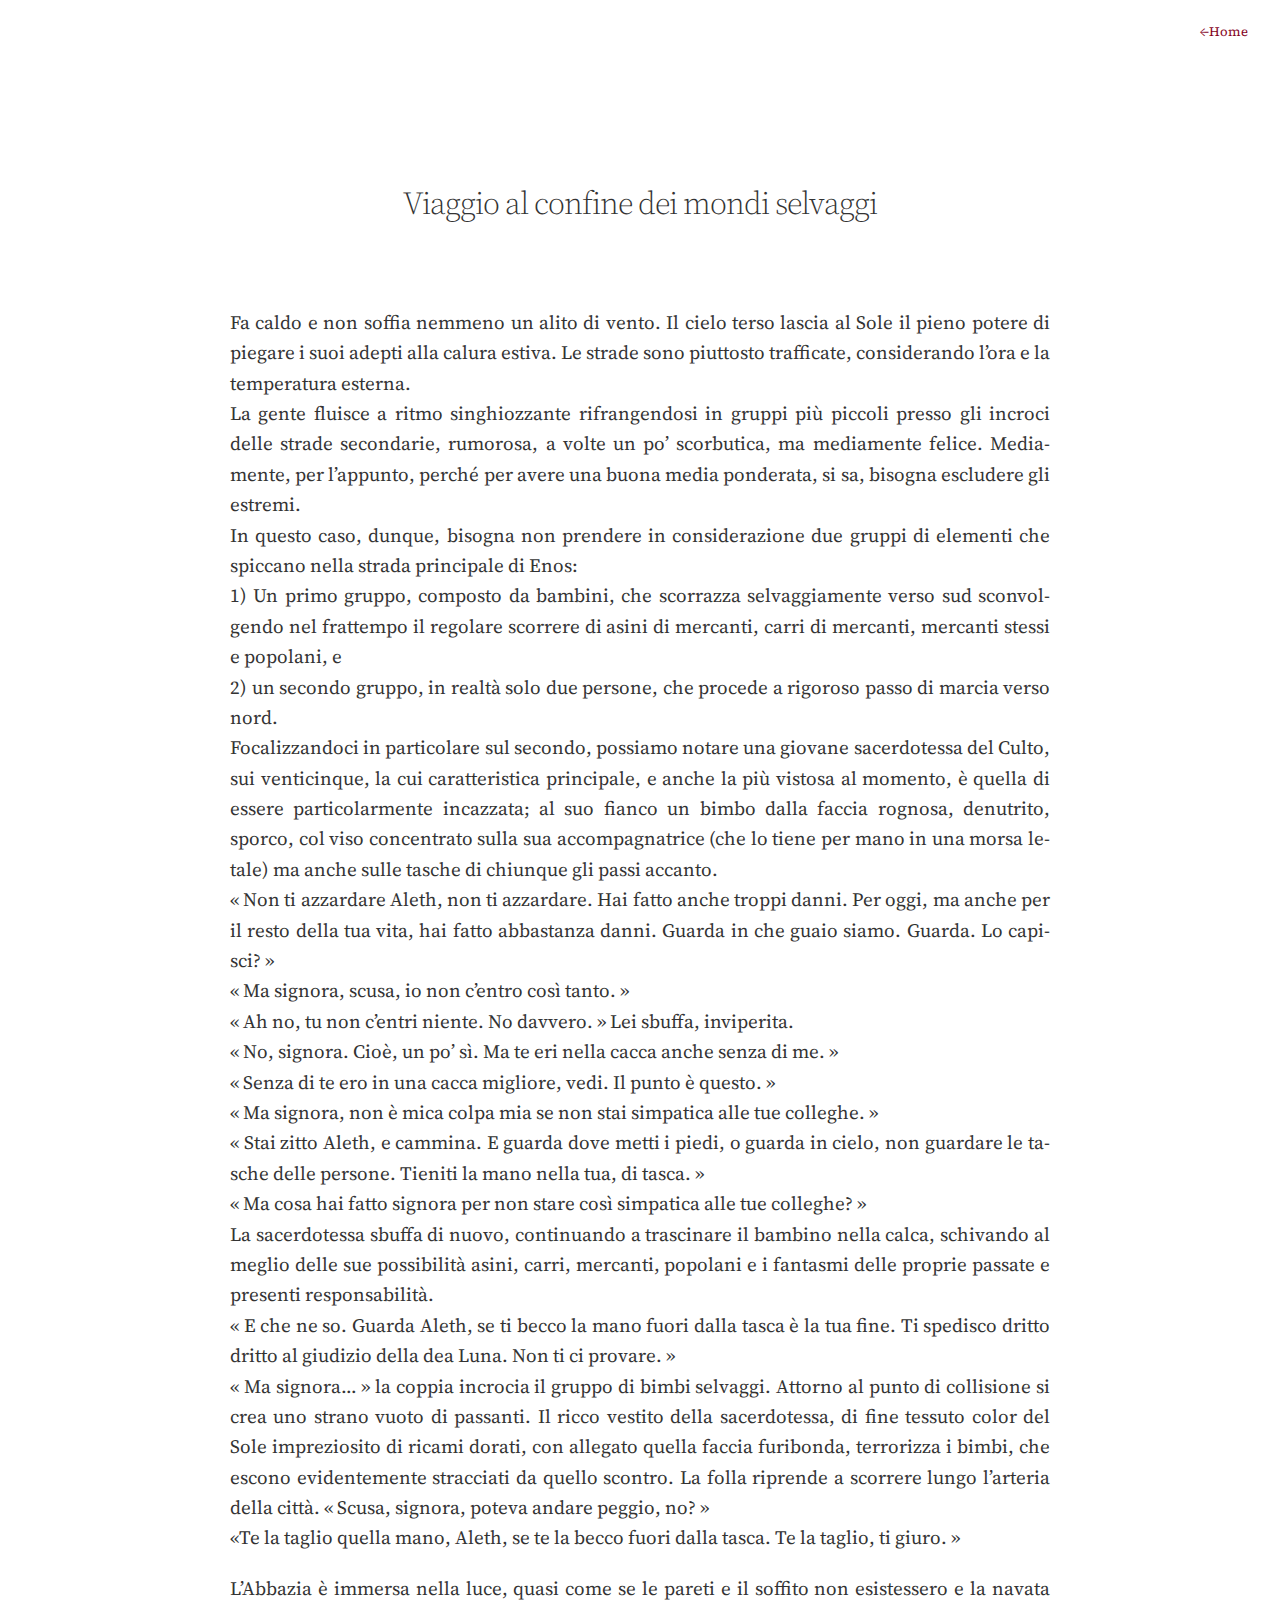
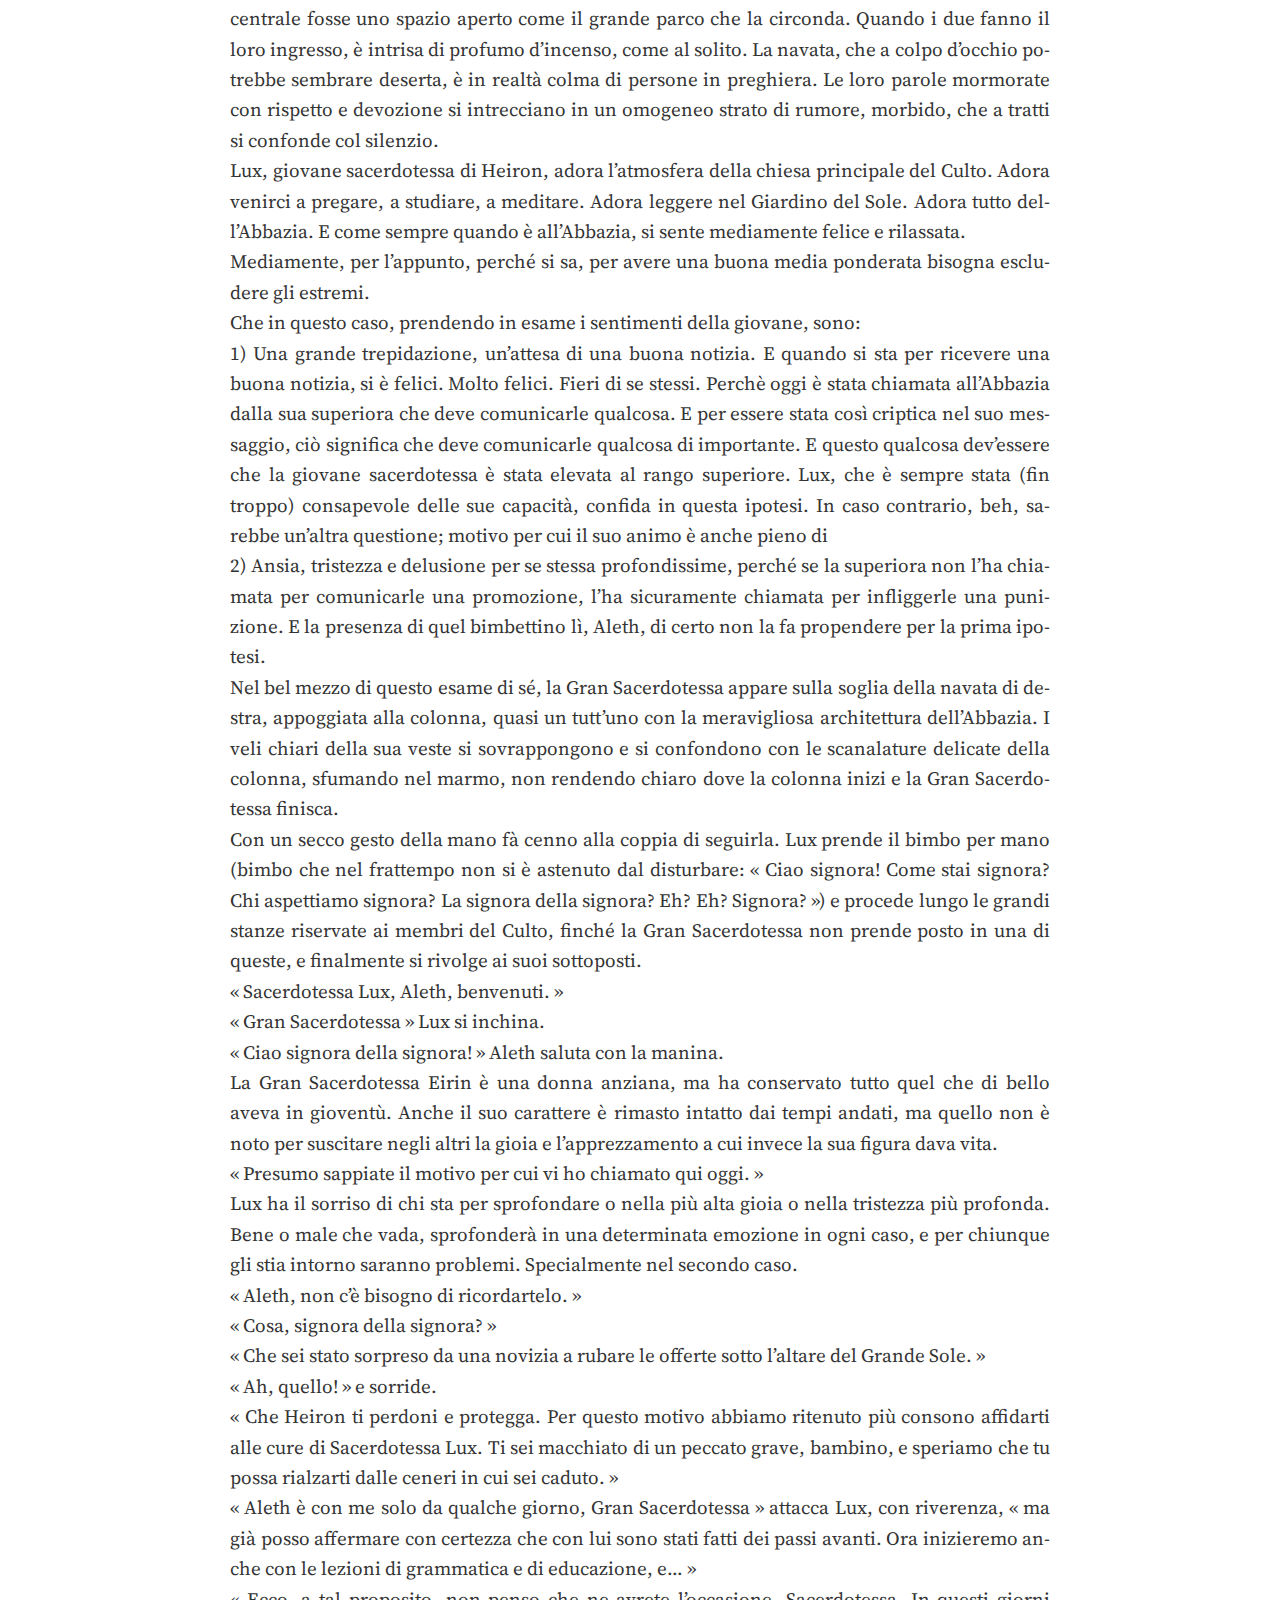
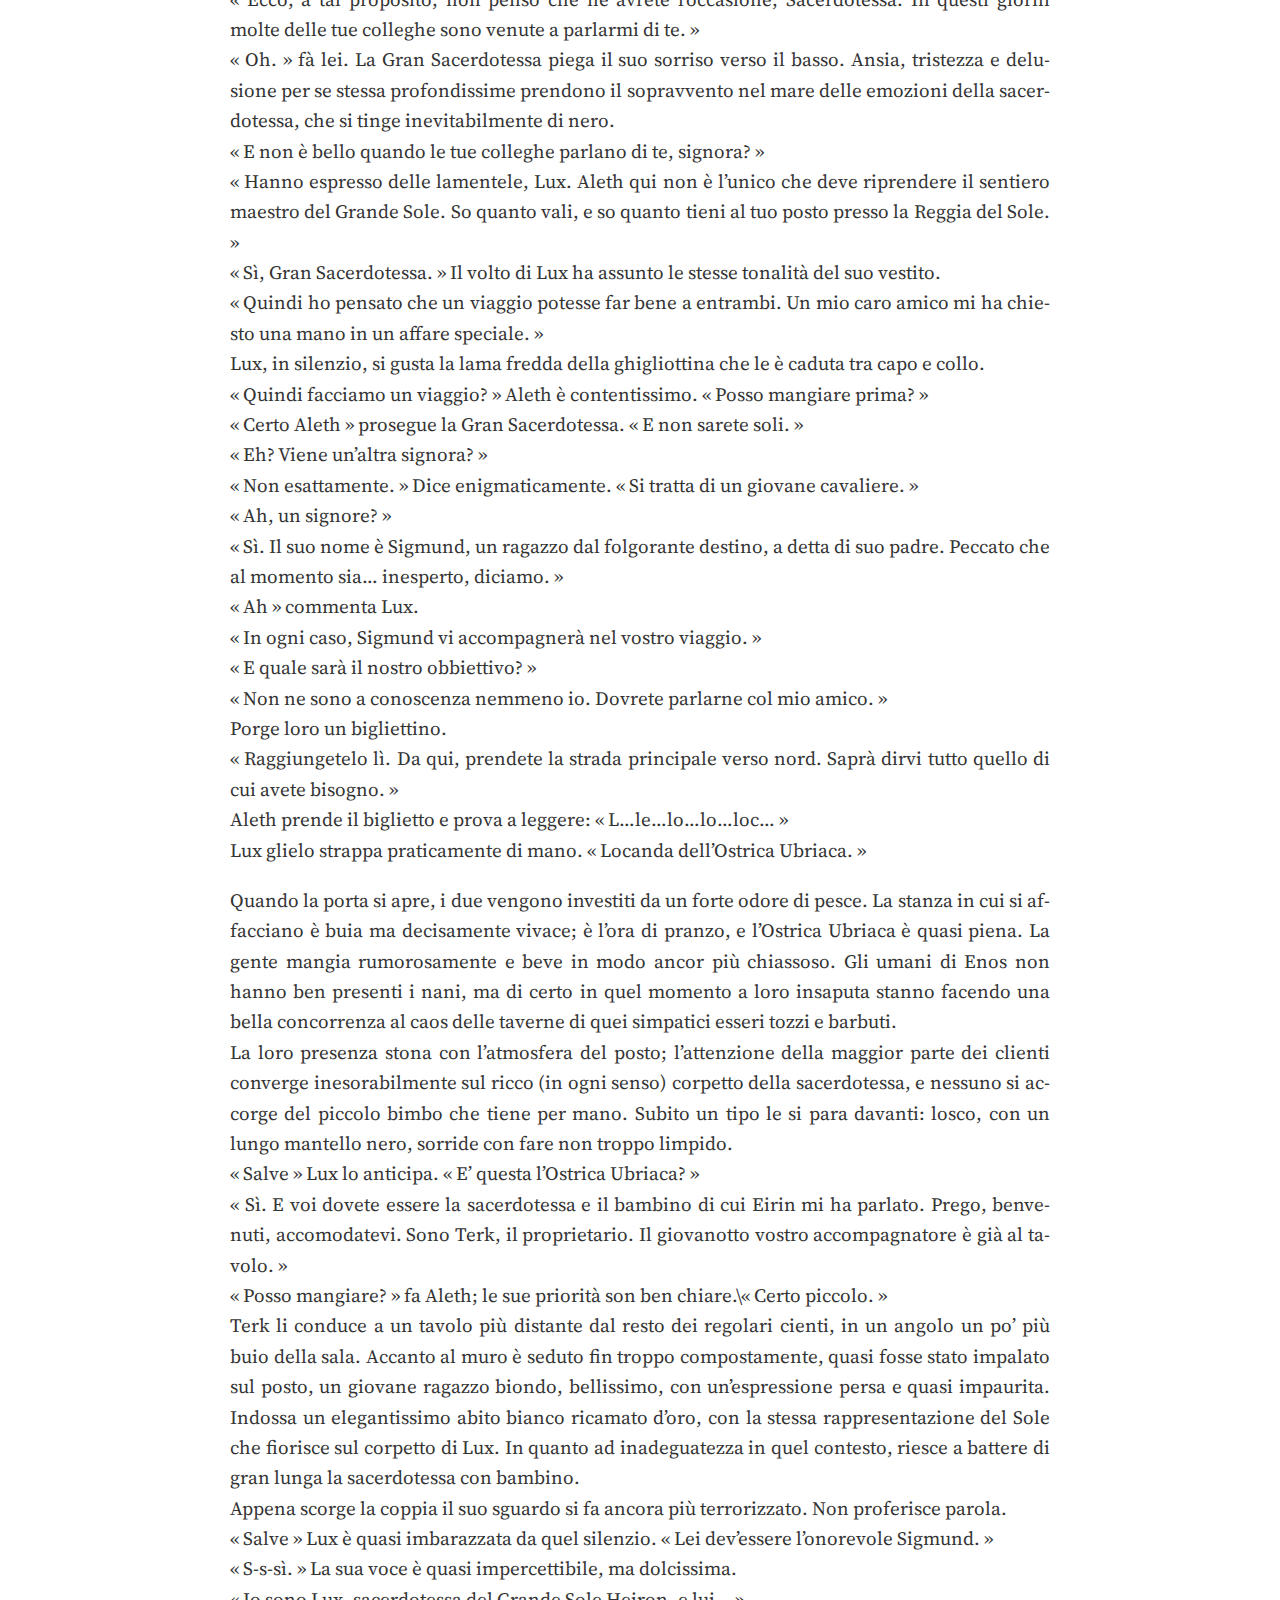
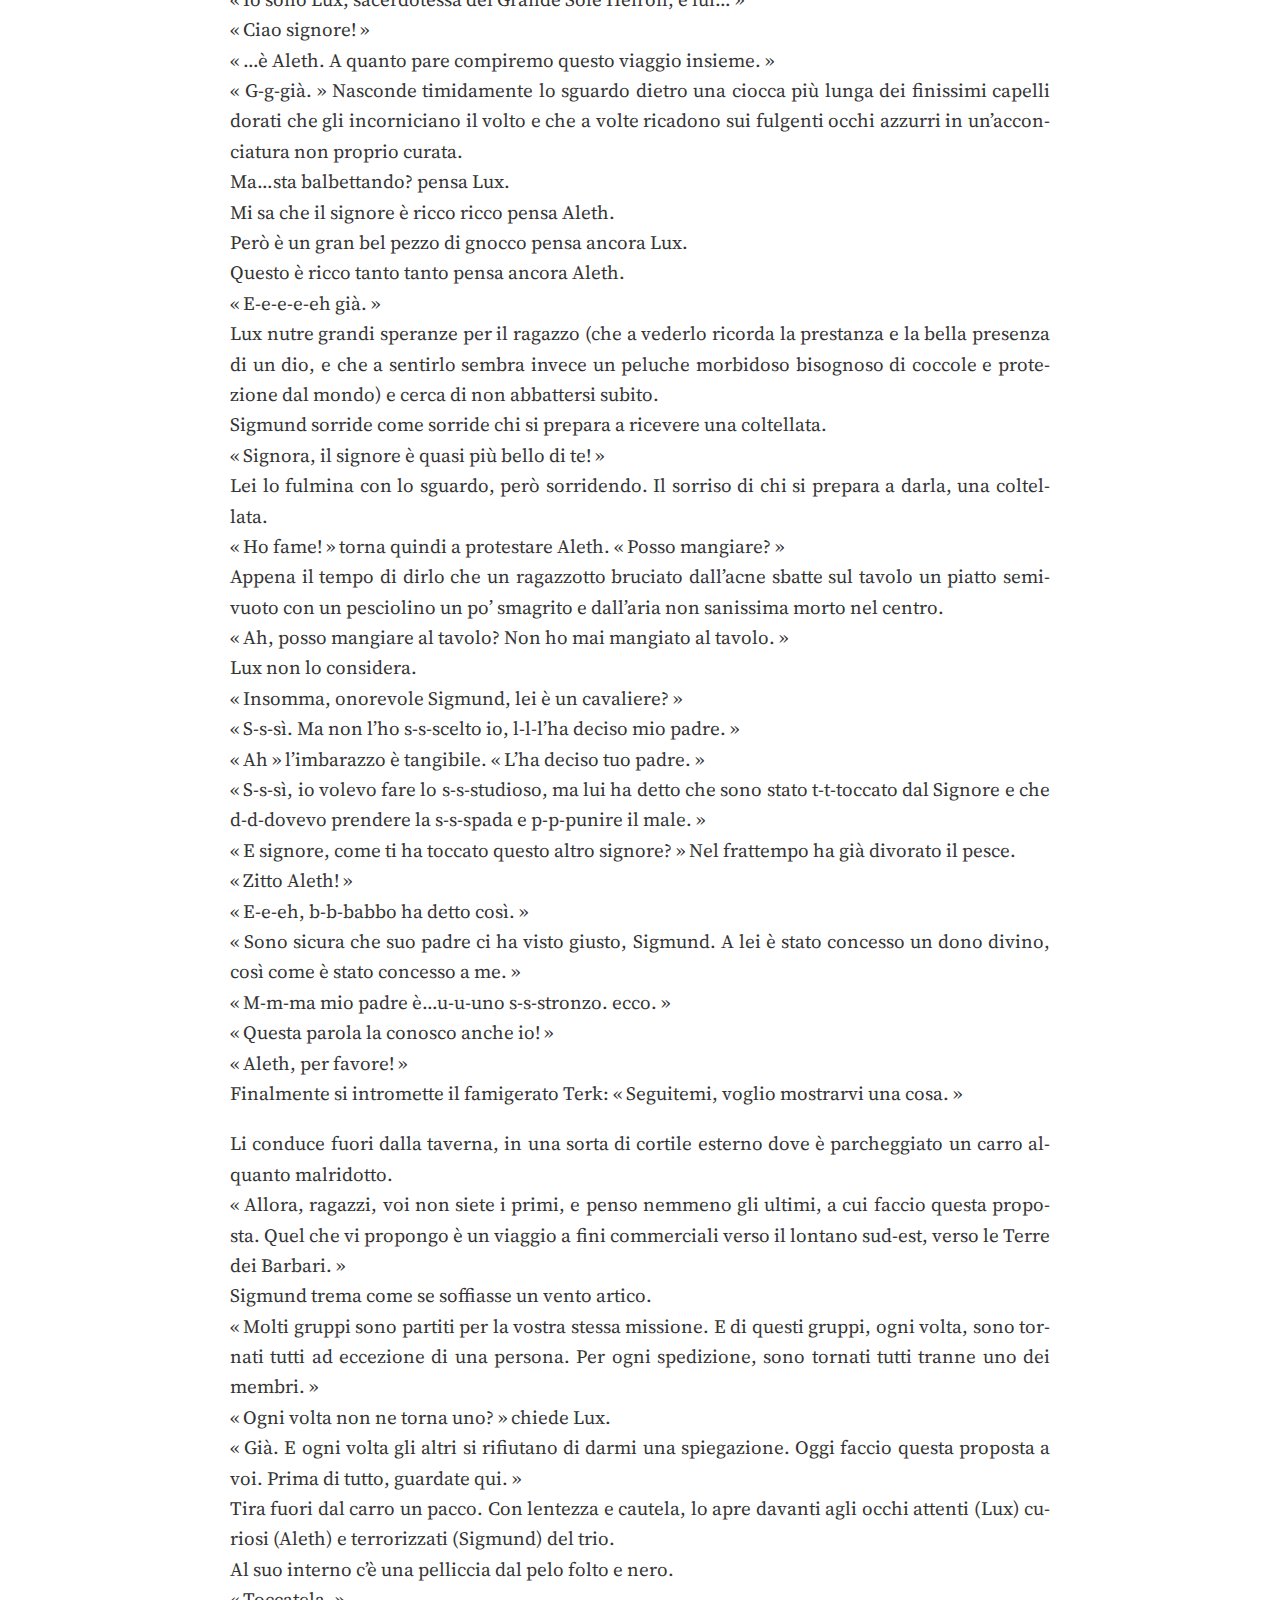
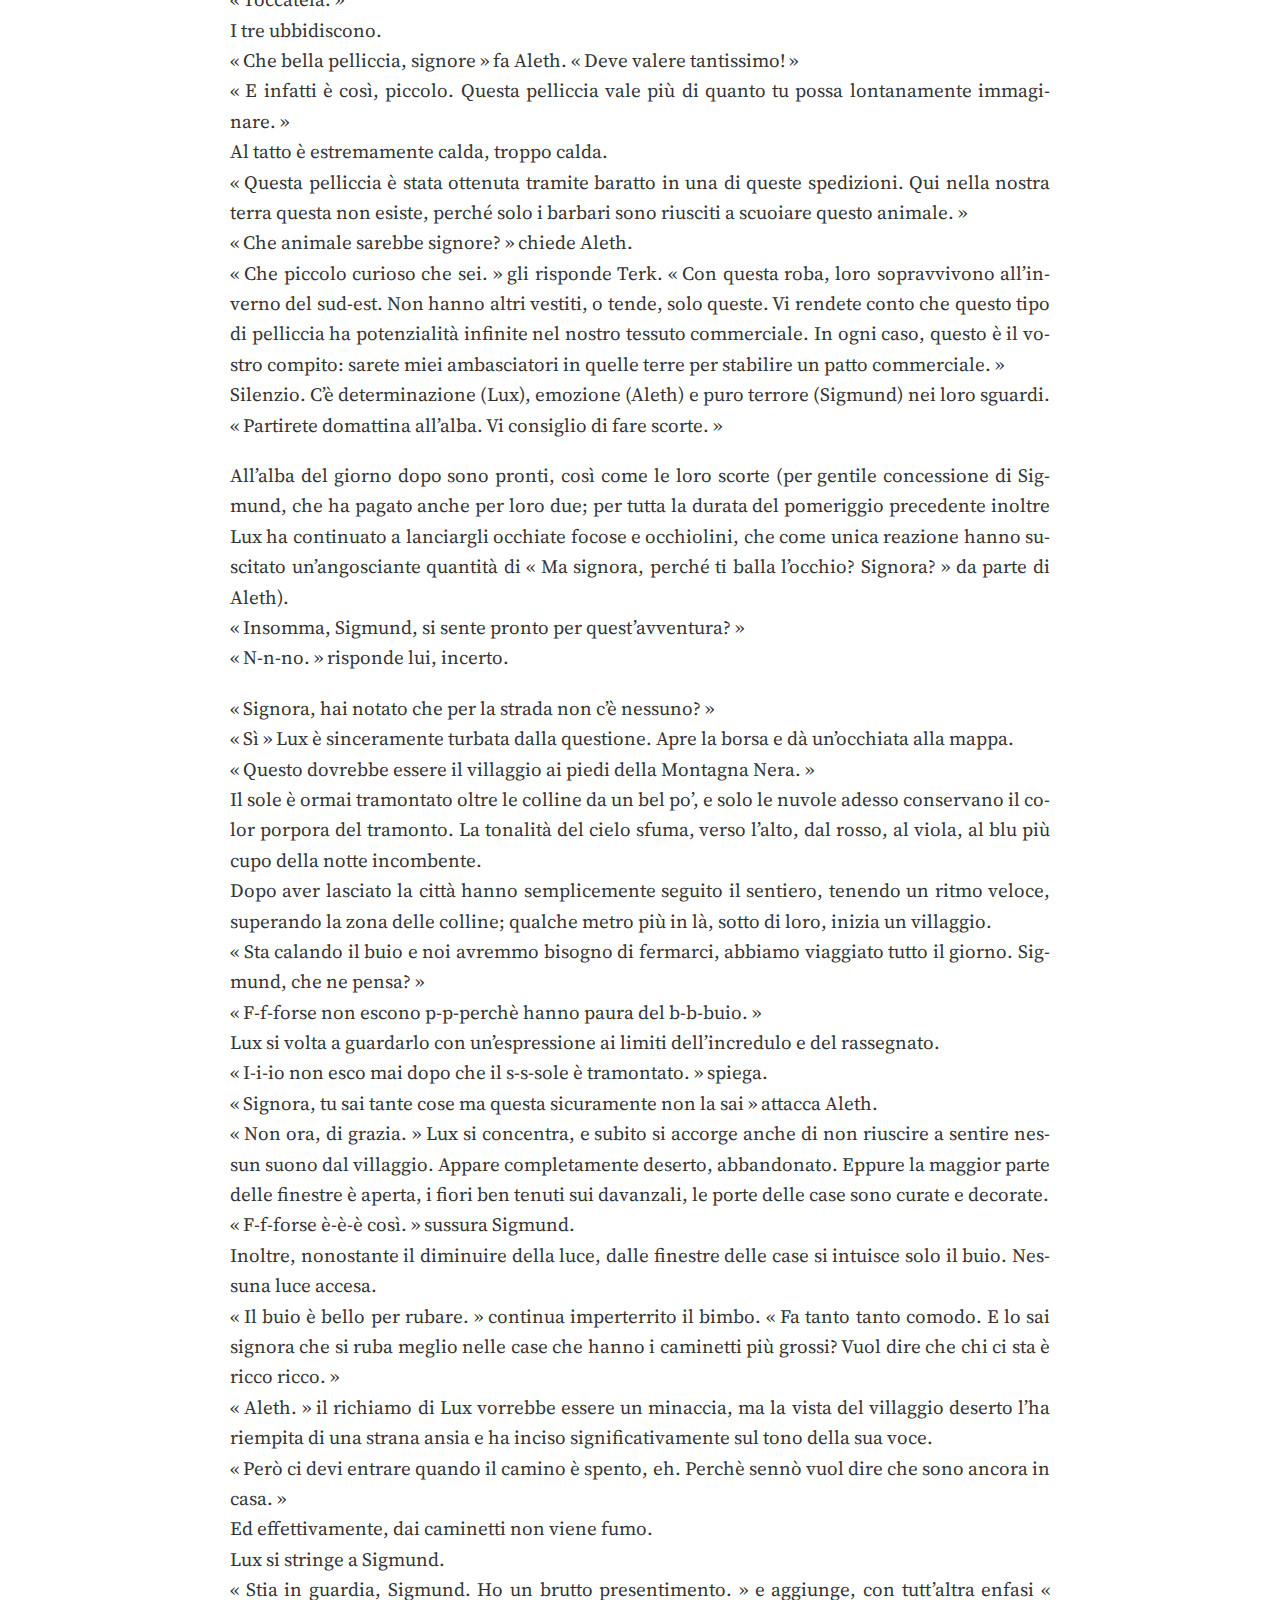
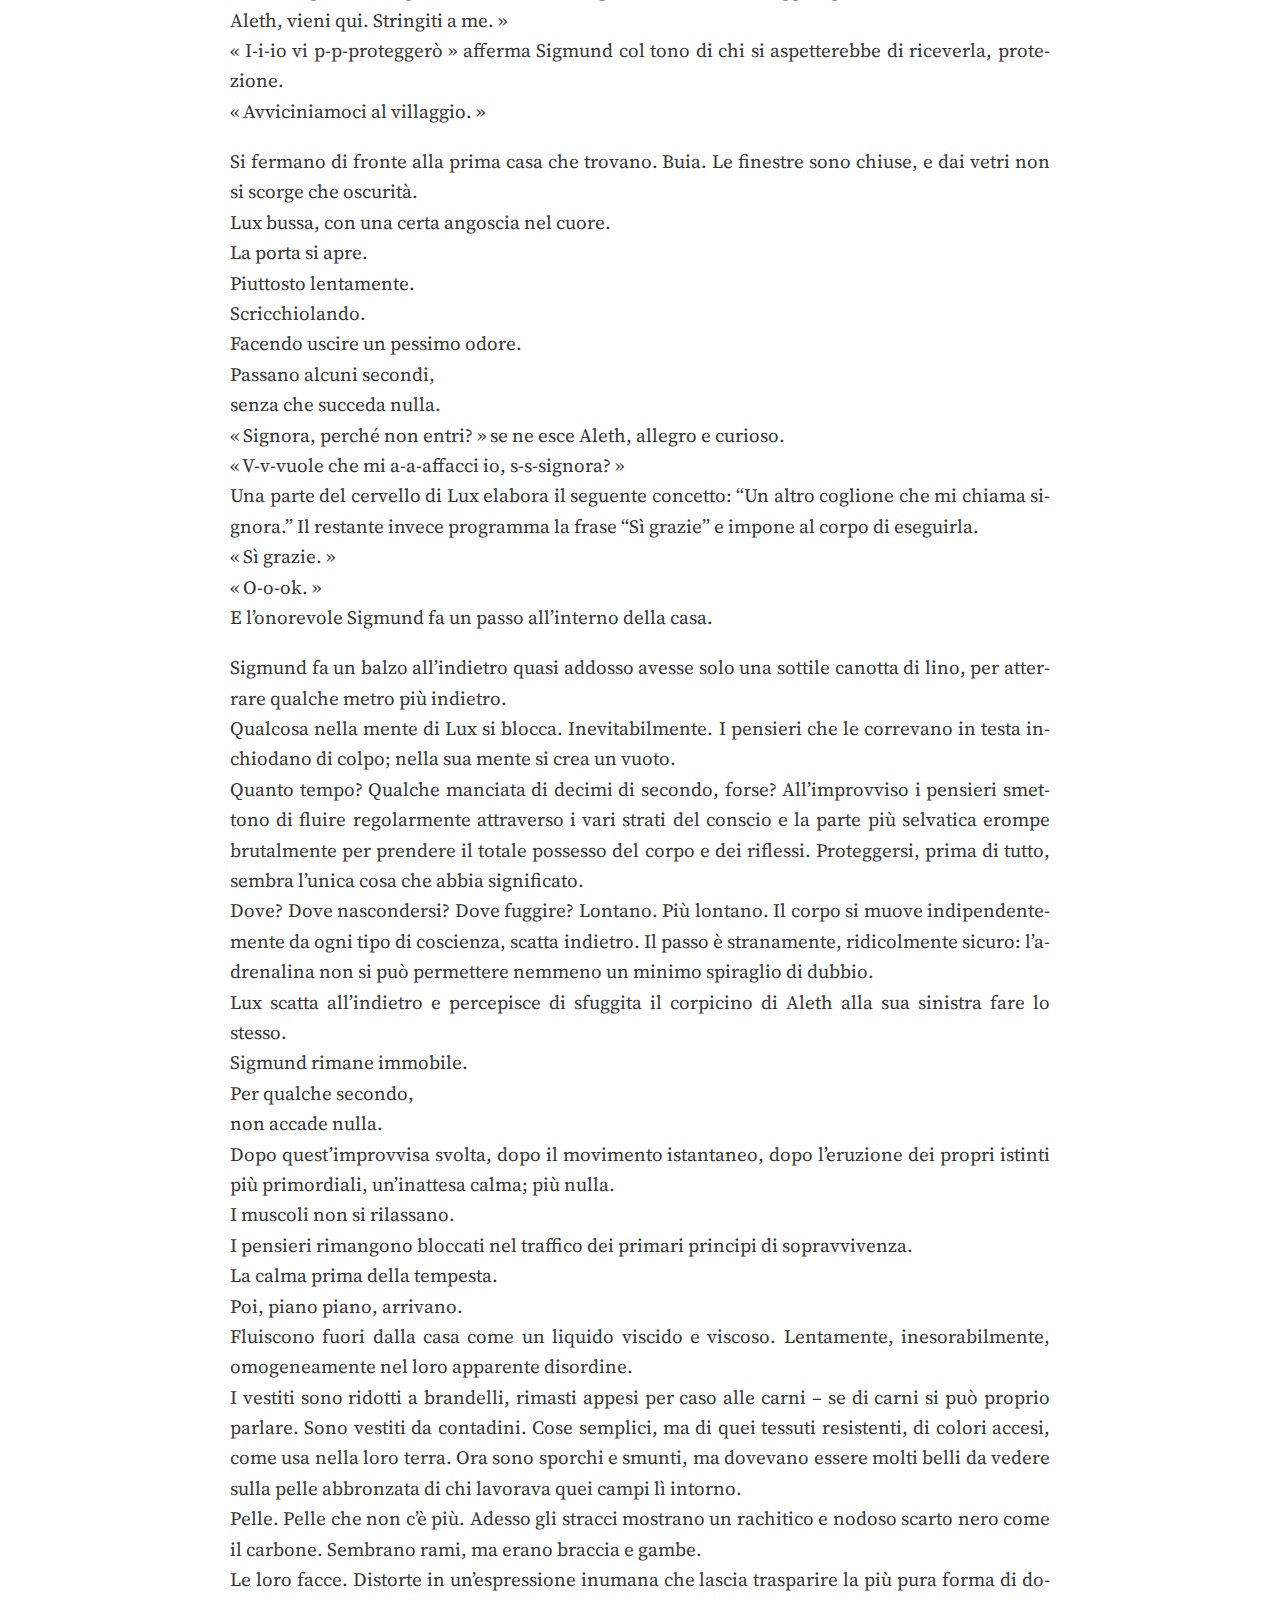
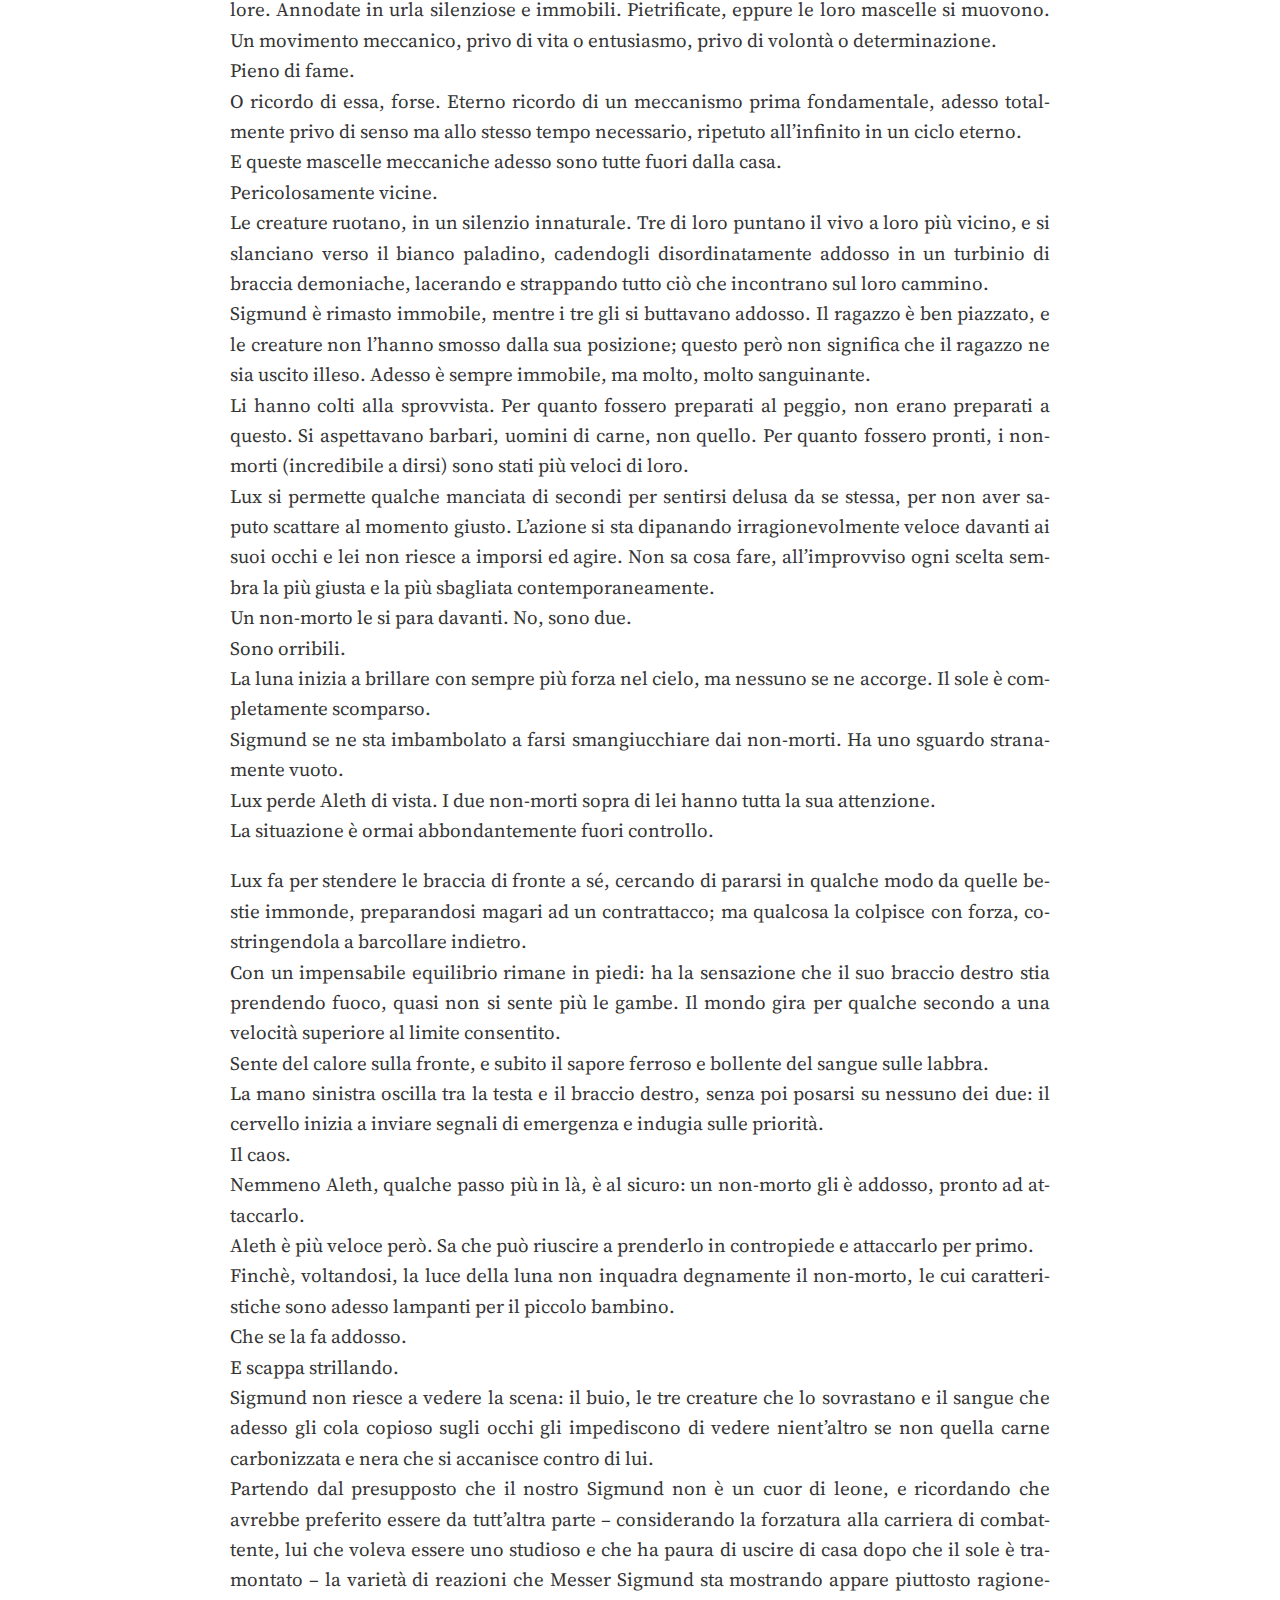
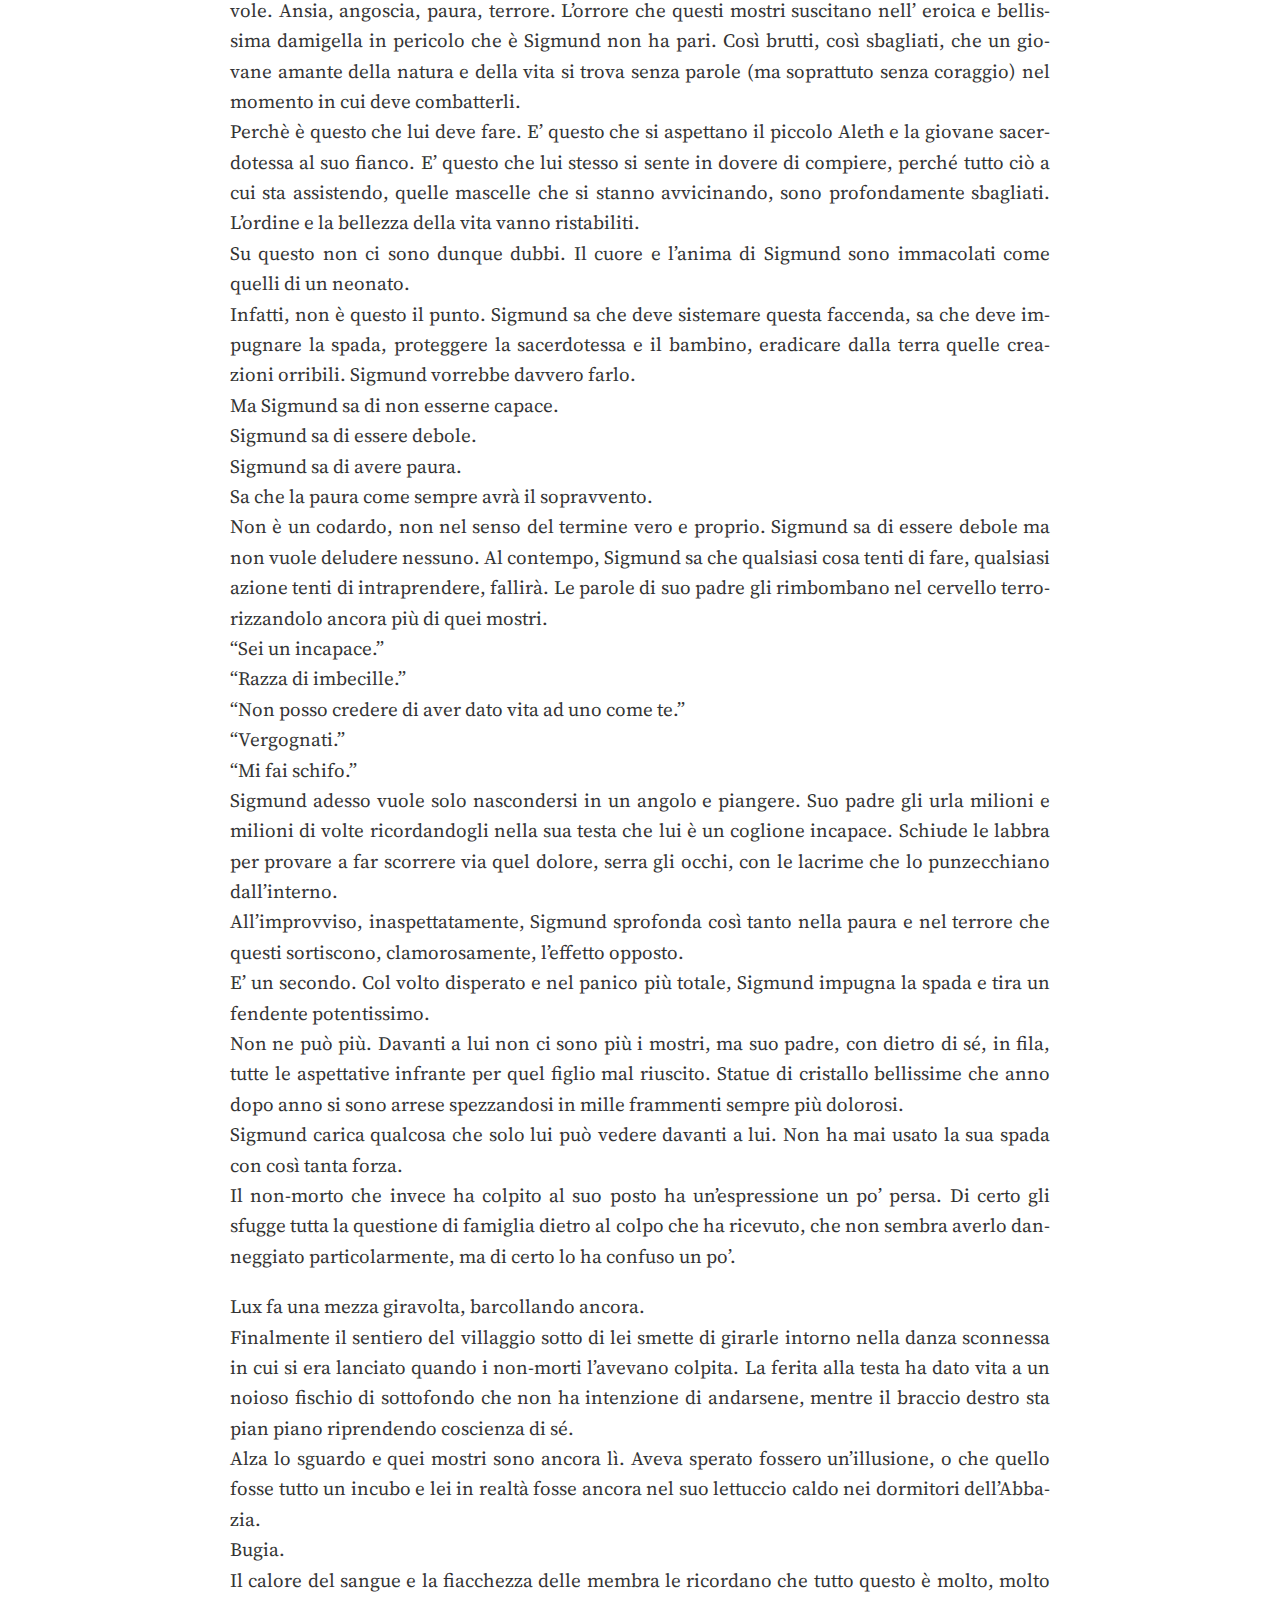
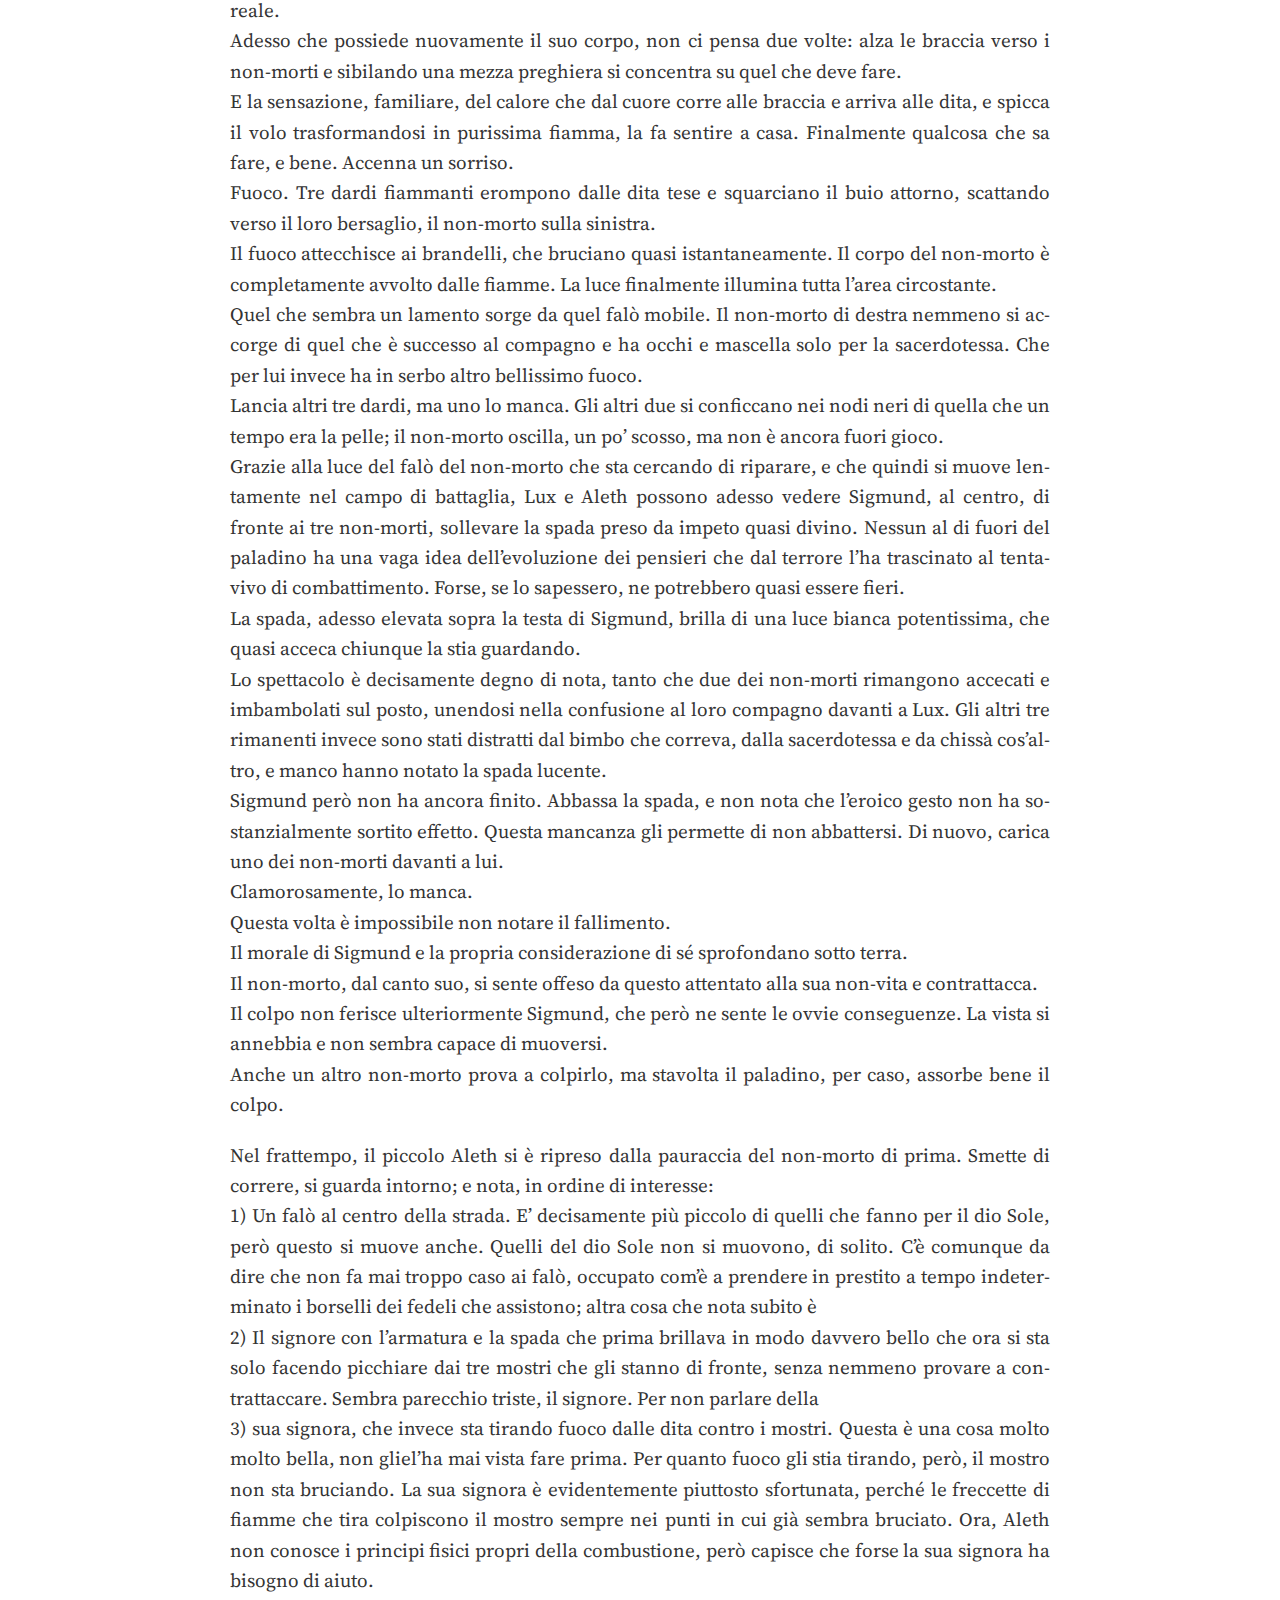
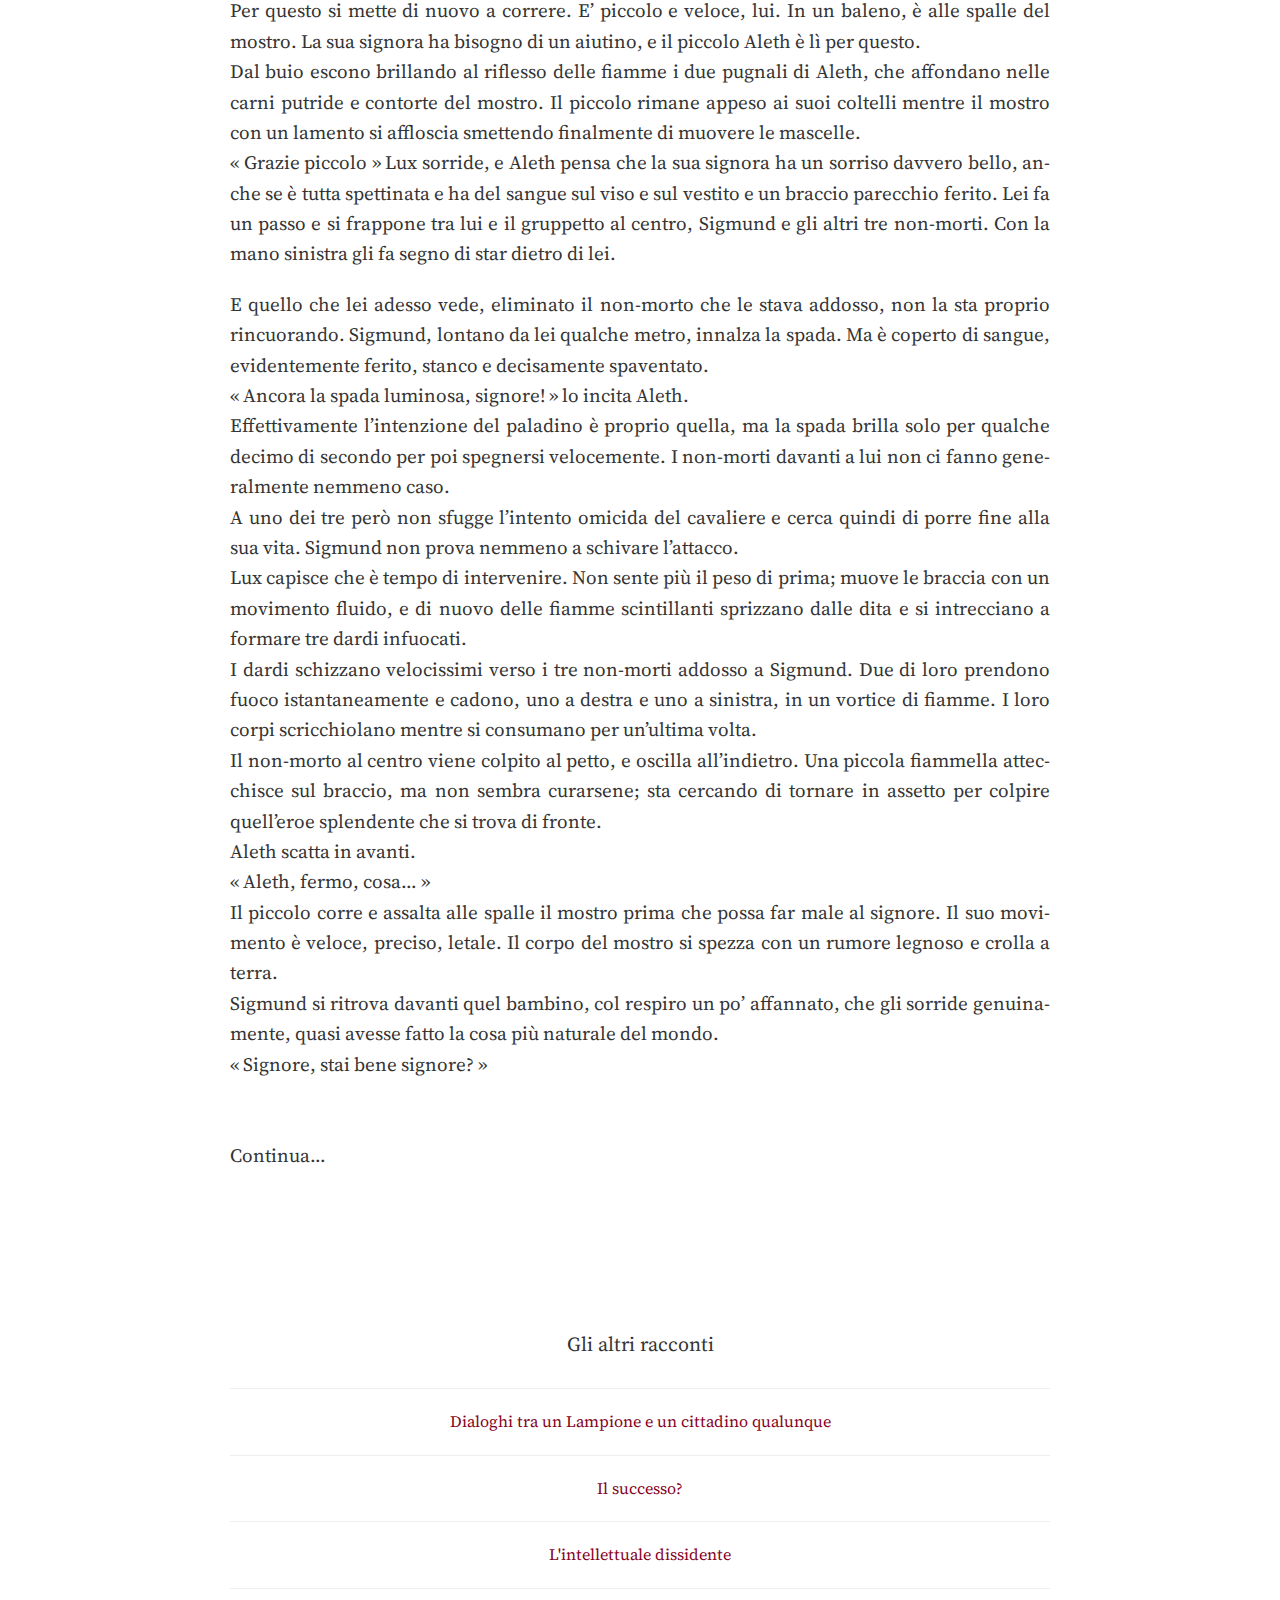
<file: viaggio-al-confine-dei-mondi-selvaggi/index.html>
<!DOCTYPE html>
<html lang="it-IT">
	<head>
    <meta charset="utf-8">
<meta http-equiv="X-UA-Compatible" content="IE=edge,chrome=1">
<meta name="viewport" content="width=device-width, initial-scale=1">
<meta name="author" content="PCF Fic Challenge 2017">
<meta name="description" content="I racconti in gara">
<meta name="generator" content="Hugo 0.20.7" />
<title>Viaggio al confine dei mondi selvaggi</title>
<link href="https://fonts.googleapis.com/css?family=Source+Serif+Pro:400,600" rel="stylesheet">
<link rel="stylesheet" href="https://pokemoncentral.github.io/fic-challenge-2017/css/style.css">
<link rel="stylesheet" href="https://pokemoncentral.github.io/fic-challenge-2017/css/highlight.css">



<link rel="stylesheet" href="https://pokemoncentral.github.io/fic-challenge-2017/css/monosocialiconsfont.css">




<meta property="og:title" content="Viaggio al confine dei mondi selvaggi" />
<meta property="og:description" content="Fa caldo e non soffia nemmeno un alito di vento. Il cielo terso lascia al Sole il pieno potere di piegare i suoi adepti alla calura estiva. Le strade sono piuttosto trafficate, considerando l&rsquo;ora e la temperatura esterna. La gente fluisce a ritmo singhiozzante rifrangendosi in gruppi più piccoli presso gli incroci delle strade secondarie, rumorosa, a volte un po&rsquo; scorbutica, ma mediamente felice. Mediamente, per l&rsquo;appunto, perché per avere una buona media ponderata, si sa, bisogna escludere gli estremi." />
<meta property="og:type" content="article" />
<meta property="og:url" content="https://pokemoncentral.github.io/fic-challenge-2017/viaggio-al-confine-dei-mondi-selvaggi/" />


















<meta itemprop="name" content="Viaggio al confine dei mondi selvaggi">
<meta itemprop="description" content="Fa caldo e non soffia nemmeno un alito di vento. Il cielo terso lascia al Sole il pieno potere di piegare i suoi adepti alla calura estiva. Le strade sono piuttosto trafficate, considerando l&rsquo;ora e la temperatura esterna. La gente fluisce a ritmo singhiozzante rifrangendosi in gruppi più piccoli presso gli incroci delle strade secondarie, rumorosa, a volte un po&rsquo; scorbutica, ma mediamente felice. Mediamente, per l&rsquo;appunto, perché per avere una buona media ponderata, si sa, bisogna escludere gli estremi.">



<meta itemprop="wordCount" content="5836">



<meta itemprop="keywords" content="" />



  <meta name="twitter:card" content="summary"/>



<meta name="twitter:text:title" content="Viaggio al confine dei mondi selvaggi"/>
<meta name="twitter:title" content="Viaggio al confine dei mondi selvaggi"/>
<meta name="twitter:description" content="Fa caldo e non soffia nemmeno un alito di vento. Il cielo terso lascia al Sole il pieno potere di piegare i suoi adepti alla calura estiva. Le strade sono piuttosto trafficate, considerando l&rsquo;ora e la temperatura esterna. La gente fluisce a ritmo singhiozzante rifrangendosi in gruppi più piccoli presso gli incroci delle strade secondarie, rumorosa, a volte un po&rsquo; scorbutica, ma mediamente felice. Mediamente, per l&rsquo;appunto, perché per avere una buona media ponderata, si sa, bisogna escludere gli estremi."/>



    </head>
<body>
    <nav class="main-nav">
	
		<a href='https://pokemoncentral.github.io/fic-challenge-2017/'> <span class="arrow">←</span>Home</a>
	

	

	
</nav>

    <section id="wrapper">
        
        
<article class="post">
    <header>
        <h1>Viaggio al confine dei mondi selvaggi</h1>
        <h2 class="headline">
        <br>
        
        </h2>
    </header>
    <section id="post-body">
        <p>Fa caldo e non soffia nemmeno un alito di vento. Il cielo terso lascia al Sole il pieno potere di piegare i suoi adepti alla calura estiva. Le strade sono piuttosto trafficate, considerando l&rsquo;ora e la temperatura esterna. <br />
La gente fluisce a ritmo singhiozzante rifrangendosi in gruppi più piccoli presso gli incroci delle strade secondarie, rumorosa, a volte un po&rsquo; scorbutica, ma mediamente felice. Mediamente, per l&rsquo;appunto, perché per avere una buona media ponderata, si sa, bisogna escludere gli estremi. <br />
In questo caso, dunque, bisogna non prendere in considerazione due gruppi di elementi che spiccano nella strada principale di Enos: <br />
1) Un primo gruppo, composto da bambini, che scorrazza selvaggiamente verso sud sconvolgendo nel frattempo il regolare scorrere di asini di mercanti, carri di mercanti, mercanti stessi e popolani, e <br />
2) un secondo gruppo, in realtà solo due persone, che procede a rigoroso passo di marcia verso nord. <br />
Focalizzandoci in particolare sul secondo, possiamo notare una giovane sacerdotessa del Culto, sui venticinque, la cui caratteristica principale, e anche la più vistosa al momento, è quella di essere particolarmente incazzata; al suo fianco un bimbo dalla faccia rognosa, denutrito, sporco, col viso concentrato sulla sua accompagnatrice (che lo tiene per mano in una morsa letale) ma anche sulle tasche di chiunque gli passi accanto. <br />
« Non ti azzardare Aleth, non ti azzardare. Hai fatto anche troppi danni. Per oggi, ma anche per il resto della tua vita, hai fatto abbastanza danni. Guarda in che guaio siamo. Guarda. Lo capisci? » <br />
« Ma signora, scusa, io non c&rsquo;entro così tanto. » <br />
« Ah no, tu non c&rsquo;entri niente. No davvero. » Lei sbuffa, inviperita. <br />
« No, signora. Cioè, un po&rsquo; sì. Ma te eri nella cacca anche senza di me. » <br />
« Senza di te ero in una cacca migliore, vedi. Il punto è questo. » <br />
« Ma signora, non è mica colpa mia se non stai simpatica alle tue colleghe. » <br />
« Stai zitto Aleth, e cammina. E guarda dove metti i piedi, o guarda in cielo, non guardare le tasche delle persone. Tieniti la mano nella tua, di tasca. » <br />
« Ma cosa hai fatto signora per non stare così simpatica alle tue colleghe? » <br />
La sacerdotessa sbuffa di nuovo, continuando a trascinare il bambino nella calca, schivando al meglio delle sue possibilità asini, carri, mercanti, popolani e i fantasmi delle proprie passate e presenti responsabilità. <br />
« E che ne so. Guarda Aleth, se ti becco la mano fuori dalla tasca è la tua fine. Ti spedisco dritto dritto al giudizio della dea Luna. Non ti ci provare. » <br />
« Ma signora&hellip; » la coppia incrocia il gruppo di bimbi selvaggi. Attorno al punto di collisione si crea uno strano vuoto di passanti. Il ricco vestito della sacerdotessa, di fine tessuto color del Sole impreziosito di ricami dorati, con allegato quella faccia furibonda, terrorizza i bimbi, che escono evidentemente stracciati da quello scontro. La folla riprende a scorrere lungo l&rsquo;arteria della città. « Scusa, signora, poteva andare peggio, no? » <br />
«Te la taglio quella mano, Aleth, se te la becco fuori dalla tasca. Te la taglio, ti giuro. »</p>

<p>L&rsquo;Abbazia è immersa nella luce, quasi come se le pareti e il soffito non esistessero e la navata centrale fosse uno spazio aperto come il grande parco che la circonda. Quando i due fanno il loro ingresso, è intrisa di profumo d&rsquo;incenso, come al solito. La navata, che a colpo d&rsquo;occhio potrebbe sembrare deserta, è in realtà colma di persone in preghiera. Le loro parole mormorate con rispetto e devozione si intrecciano in un omogeneo strato di rumore, morbido, che a tratti si confonde col silenzio. <br />
Lux, giovane sacerdotessa di Heiron, adora l&rsquo;atmosfera della chiesa principale del Culto. Adora venirci a pregare, a studiare, a meditare. Adora leggere nel Giardino del Sole. Adora tutto dell&rsquo;Abbazia. E come sempre quando è all&rsquo;Abbazia, si sente mediamente felice e rilassata. <br />
Mediamente, per l&rsquo;appunto, perché si sa, per avere una buona media ponderata bisogna escludere gli estremi. <br />
Che in questo caso, prendendo in esame i sentimenti della giovane, sono: <br />
1) Una grande trepidazione, un&rsquo;attesa di una buona notizia. E quando si sta per ricevere una buona notizia, si è felici. Molto felici. Fieri di se stessi. Perchè oggi è stata chiamata all&rsquo;Abbazia dalla sua superiora che deve comunicarle qualcosa. E per essere stata così criptica nel suo messaggio, ciò significa che deve comunicarle qualcosa di importante. E questo qualcosa dev&rsquo;essere che la giovane sacerdotessa è stata elevata al rango superiore. Lux, che è sempre stata (fin troppo) consapevole delle sue capacità, confida in questa ipotesi. In caso contrario, beh, sarebbe un&rsquo;altra questione; motivo per cui il suo animo è anche pieno di <br />
2) Ansia, tristezza e delusione per se stessa profondissime, perché se la superiora non l&rsquo;ha chiamata per comunicarle una promozione, l&rsquo;ha sicuramente chiamata per infliggerle una punizione. E la presenza di quel bimbettino lì, Aleth, di certo non la fa propendere per la prima ipotesi. <br />
Nel bel mezzo di questo esame di sé, la Gran Sacerdotessa appare sulla soglia della navata di destra, appoggiata alla colonna, quasi un tutt&rsquo;uno con la meravigliosa architettura dell&rsquo;Abbazia. I veli chiari della sua veste si sovrappongono e si confondono con le scanalature delicate della colonna, sfumando nel marmo, non rendendo chiaro dove la colonna inizi e la Gran Sacerdotessa finisca.  <br />
Con un secco gesto della mano fà cenno alla coppia di seguirla. Lux prende il bimbo per mano (bimbo che nel frattempo non si è astenuto dal disturbare: « Ciao signora! Come stai signora? Chi aspettiamo signora? La signora della signora? Eh? Eh? Signora? ») e procede lungo le grandi stanze riservate ai membri del Culto, finché la Gran Sacerdotessa non prende posto in una di queste, e finalmente si rivolge ai suoi sottoposti. <br />
« Sacerdotessa Lux, Aleth, benvenuti. » <br />
« Gran Sacerdotessa » Lux si inchina. <br />
« Ciao signora della signora! » Aleth saluta con la manina. <br />
La Gran Sacerdotessa Eirin è una donna anziana, ma ha conservato tutto quel che di bello aveva in gioventù. Anche il suo carattere è rimasto intatto dai tempi andati, ma quello non è noto per suscitare negli altri la gioia e l&rsquo;apprezzamento a cui invece la sua figura dava vita. <br />
« Presumo sappiate il motivo per cui vi ho chiamato qui oggi. » <br />
Lux ha il sorriso di chi sta per sprofondare o nella più alta gioia o nella tristezza più profonda. Bene o male che vada, sprofonderà in una determinata emozione in ogni caso, e per chiunque gli stia intorno saranno problemi. Specialmente nel secondo caso. <br />
« Aleth, non c&rsquo;è bisogno di ricordartelo. » <br />
« Cosa, signora della signora? » <br />
« Che sei stato sorpreso da una novizia a rubare le offerte sotto l&rsquo;altare del Grande Sole. » <br />
« Ah, quello! » e sorride. <br />
« Che Heiron ti perdoni e protegga. Per questo motivo abbiamo ritenuto più consono affidarti alle cure di Sacerdotessa Lux. Ti sei macchiato di un peccato grave, bambino, e speriamo che tu possa rialzarti dalle ceneri in cui sei caduto. » <br />
« Aleth è con me solo da qualche giorno, Gran Sacerdotessa » attacca Lux, con riverenza, « ma già posso affermare con certezza che con lui sono stati fatti dei passi avanti. Ora inizieremo anche con le lezioni di grammatica e di educazione, e&hellip; » <br />
« Ecco, a tal proposito, non penso che ne avrete l&rsquo;occasione, Sacerdotessa. In questi giorni molte delle tue colleghe sono venute a parlarmi di te. » <br />
« Oh. » fà lei. La Gran Sacerdotessa piega il suo sorriso verso il basso. Ansia, tristezza e delusione per se stessa profondissime prendono il sopravvento nel mare delle emozioni della sacerdotessa, che si tinge inevitabilmente di nero. <br />
« E non è bello quando le tue colleghe parlano di te, signora? » <br />
« Hanno espresso delle lamentele, Lux. Aleth qui non è l&rsquo;unico che deve riprendere il sentiero maestro del Grande Sole. So quanto vali, e so quanto tieni al tuo posto presso la Reggia del Sole. » <br />
« Sì, Gran Sacerdotessa. » Il volto di Lux ha assunto le stesse tonalità del suo vestito. <br />
« Quindi ho pensato che un viaggio potesse far bene a entrambi. Un mio caro amico mi ha chiesto una mano in un affare speciale. » <br />
Lux, in silenzio, si gusta la lama fredda della ghigliottina che le è caduta tra capo e collo. <br />
« Quindi facciamo un viaggio? » Aleth è contentissimo. « Posso mangiare prima? » <br />
« Certo Aleth » prosegue la Gran Sacerdotessa. « E non sarete soli. » <br />
« Eh? Viene un&rsquo;altra signora? » <br />
« Non esattamente. » Dice enigmaticamente. « Si tratta di un giovane cavaliere. » <br />
« Ah, un signore? » <br />
« Sì. Il suo nome è Sigmund, un ragazzo dal folgorante destino, a detta di suo padre. Peccato che al momento sia&hellip; inesperto, diciamo. » <br />
« Ah » commenta Lux. <br />
« In ogni caso, Sigmund vi accompagnerà nel vostro viaggio. » <br />
« E quale sarà il nostro obbiettivo? » <br />
« Non ne sono a conoscenza nemmeno io. Dovrete parlarne col mio amico. » <br />
Porge loro un bigliettino. <br />
« Raggiungetelo lì. Da qui, prendete la strada principale verso nord. Saprà dirvi tutto quello di cui avete bisogno. » <br />
Aleth prende il biglietto e prova a leggere: « L&hellip;le&hellip;lo&hellip;lo&hellip;loc&hellip; » <br />
Lux glielo strappa praticamente di mano. « Locanda dell&rsquo;Ostrica Ubriaca. »</p>

<p>Quando la porta si apre, i due vengono investiti da un forte odore di pesce. La stanza in cui si affacciano è buia ma decisamente vivace; è l&rsquo;ora di pranzo, e l&rsquo;Ostrica Ubriaca è quasi piena. La gente mangia rumorosamente e beve in modo ancor più chiassoso. Gli umani di Enos non hanno ben presenti i nani, ma di certo in quel momento a loro insaputa stanno facendo una bella concorrenza al caos delle taverne di quei simpatici esseri tozzi e barbuti. <br />
La loro presenza stona con l&rsquo;atmosfera del posto; l&rsquo;attenzione della maggior parte dei clienti converge inesorabilmente sul ricco (in ogni senso) corpetto della sacerdotessa, e nessuno si accorge del piccolo bimbo che tiene per mano. Subito un tipo le si para davanti: losco, con un lungo mantello nero, sorride con fare non troppo limpido. <br />
« Salve » Lux lo anticipa. « E&rsquo; questa l&rsquo;Ostrica Ubriaca? » <br />
« Sì. E voi dovete essere la sacerdotessa e il bambino di cui Eirin mi ha parlato. Prego, benvenuti, accomodatevi. Sono Terk, il proprietario. Il giovanotto vostro accompagnatore è già al tavolo. » <br />
« Posso mangiare? » fa Aleth; le sue priorità son ben chiare.\« Certo piccolo. » <br />
Terk li conduce a un tavolo più distante dal resto dei regolari cienti, in un angolo un po&rsquo; più buio della sala. Accanto al muro è seduto fin troppo compostamente, quasi fosse stato impalato sul posto, un giovane ragazzo biondo, bellissimo, con un&rsquo;espressione persa e quasi impaurita. Indossa un elegantissimo abito bianco ricamato d&rsquo;oro, con la stessa rappresentazione del Sole che fiorisce sul corpetto di Lux. In quanto ad inadeguatezza in quel contesto, riesce a battere di gran lunga la sacerdotessa con bambino. <br />
Appena scorge la coppia il suo sguardo si fa ancora più terrorizzato. Non proferisce parola. <br />
« Salve » Lux è quasi imbarazzata da quel silenzio. « Lei dev&rsquo;essere l&rsquo;onorevole Sigmund. » <br />
« S-s-sì. » La sua voce è quasi impercettibile, ma dolcissima. <br />
« Io sono Lux, sacerdotessa del Grande Sole Heiron, e lui&hellip; » <br />
« Ciao signore! » <br />
« &hellip;è Aleth. A quanto pare compiremo questo viaggio insieme. » <br />
« G-g-già. » Nasconde timidamente lo sguardo dietro una ciocca più lunga dei finissimi capelli dorati che gli incorniciano il volto e che a volte ricadono sui fulgenti occhi azzurri in un&rsquo;acconciatura non proprio curata. <br />
Ma&hellip;sta balbettando? pensa Lux. <br />
Mi sa che il signore è ricco ricco pensa Aleth. <br />
Però è un gran bel pezzo di gnocco pensa ancora Lux. <br />
Questo è ricco tanto tanto pensa ancora Aleth. <br />
« E-e-e-e-eh già. » <br />
Lux nutre grandi speranze per il ragazzo (che a vederlo ricorda la prestanza e la bella presenza di un dio, e che a sentirlo sembra invece un peluche morbidoso bisognoso di coccole e protezione dal mondo) e cerca di non abbattersi subito. <br />
Sigmund sorride come sorride chi si prepara a ricevere una coltellata. <br />
« Signora, il signore è quasi più bello di te! » <br />
Lei lo fulmina con lo sguardo, però sorridendo. Il sorriso di chi si prepara a darla, una coltellata. <br />
« Ho fame! » torna quindi a protestare Aleth. « Posso mangiare? » <br />
Appena il tempo di dirlo che un ragazzotto bruciato dall&rsquo;acne sbatte sul tavolo un piatto semivuoto con un pesciolino un po&rsquo; smagrito e dall&rsquo;aria non sanissima morto nel centro. <br />
« Ah, posso mangiare al tavolo? Non ho mai mangiato al tavolo. » <br />
Lux non lo considera. <br />
« Insomma, onorevole Sigmund, lei è un cavaliere? » <br />
« S-s-sì. Ma non l&rsquo;ho s-s-scelto io, l-l-l&rsquo;ha deciso mio padre. » <br />
« Ah » l&rsquo;imbarazzo è tangibile. « L&rsquo;ha deciso tuo padre. » <br />
« S-s-sì, io volevo fare lo s-s-studioso, ma lui ha detto che sono stato t-t-toccato dal Signore e che d-d-dovevo prendere la s-s-spada e p-p-punire il male. » <br />
« E signore, come ti ha toccato questo altro signore? » Nel frattempo ha già divorato il pesce. <br />
« Zitto Aleth! » <br />
« E-e-eh, b-b-babbo ha detto così. » <br />
« Sono sicura che suo padre ci ha visto giusto, Sigmund. A lei è stato concesso un dono divino, così come è stato concesso a me. » <br />
« M-m-ma mio padre è&hellip;u-u-uno s-s-stronzo. ecco. » <br />
« Questa parola la conosco anche io! » <br />
« Aleth, per favore! » <br />
Finalmente si intromette il famigerato Terk: « Seguitemi, voglio mostrarvi una cosa. »</p>

<p>Li conduce fuori dalla taverna, in una sorta di cortile esterno dove è parcheggiato un carro alquanto malridotto. <br />
« Allora, ragazzi, voi non siete i primi, e penso nemmeno gli ultimi, a cui faccio questa proposta. Quel che vi propongo è un viaggio a fini commerciali verso il lontano sud-est, verso le Terre dei Barbari. » <br />
Sigmund trema come se soffiasse un vento artico. <br />
« Molti gruppi sono partiti per la vostra stessa missione. E di questi gruppi, ogni volta, sono tornati tutti ad eccezione di una persona. Per ogni spedizione, sono tornati tutti tranne uno dei membri. » <br />
« Ogni volta non ne torna uno? » chiede Lux. <br />
« Già. E ogni volta gli altri si rifiutano di darmi una spiegazione. Oggi faccio questa proposta a voi. Prima di tutto, guardate qui. » <br />
Tira fuori dal carro un pacco. Con lentezza e cautela, lo apre davanti agli occhi attenti (Lux) curiosi (Aleth) e terrorizzati (Sigmund) del trio. <br />
Al suo interno c&rsquo;è una pelliccia dal pelo folto e nero. <br />
« Toccatela. » <br />
I tre ubbidiscono. <br />
« Che bella pelliccia, signore » fa Aleth. « Deve valere tantissimo! » <br />
« E infatti è così, piccolo. Questa pelliccia vale più di quanto tu possa lontanamente immaginare. » <br />
Al tatto è estremamente calda, troppo calda. <br />
« Questa pelliccia è stata ottenuta tramite baratto in una di queste spedizioni. Qui nella nostra terra questa non esiste, perché solo i barbari sono riusciti a scuoiare questo animale. » <br />
« Che animale sarebbe signore? » chiede Aleth. <br />
« Che piccolo curioso che sei. » gli risponde Terk. « Con questa roba, loro sopravvivono all&rsquo;inverno del sud-est. Non hanno altri vestiti, o tende, solo queste. Vi rendete conto che questo tipo di pelliccia ha potenzialità infinite nel nostro tessuto commerciale. In ogni caso, questo è il vostro compito: sarete miei ambasciatori in quelle terre per stabilire un patto commerciale. » <br />
Silenzio. C&rsquo;è determinazione (Lux), emozione (Aleth) e puro terrore (Sigmund) nei loro sguardi. <br />
« Partirete domattina all&rsquo;alba. Vi consiglio di fare scorte. »</p>

<p>All&rsquo;alba del giorno dopo sono pronti, così come le loro scorte (per gentile concessione di Sigmund, che ha pagato anche per loro due; per tutta la durata del pomeriggio precedente inoltre Lux ha continuato a lanciargli occhiate focose e occhiolini, che come unica reazione hanno suscitato un&rsquo;angosciante quantità di « Ma signora, perché ti balla l&rsquo;occhio? Signora? » da parte di Aleth). <br />
« Insomma, Sigmund, si sente pronto per quest&rsquo;avventura? » <br />
« N-n-no. » risponde lui, incerto.</p>

<p>« Signora, hai notato che per la strada non c&rsquo;è nessuno? » <br />
« Sì » Lux è sinceramente turbata dalla questione. Apre la borsa e dà un&rsquo;occhiata alla mappa. <br />
« Questo dovrebbe essere il villaggio ai piedi della Montagna Nera. » <br />
Il sole è ormai tramontato oltre le colline da un bel po&rsquo;, e solo le nuvole adesso conservano il color porpora del tramonto. La tonalità del cielo sfuma, verso l&rsquo;alto, dal rosso, al viola, al blu più cupo della notte incombente. <br />
Dopo aver lasciato la città hanno semplicemente seguito il sentiero, tenendo un ritmo veloce, superando la zona delle colline; qualche metro più in là, sotto di loro, inizia un villaggio. <br />
« Sta calando il buio e noi avremmo bisogno di fermarci, abbiamo viaggiato tutto il giorno. Sigmund, che ne pensa? » <br />
« F-f-forse non escono p-p-perchè hanno paura del b-b-buio. » <br />
Lux si volta a guardarlo con un&rsquo;espressione ai limiti dell&rsquo;incredulo e del rassegnato. <br />
« I-i-io non esco mai dopo che il s-s-sole è tramontato. » spiega. <br />
« Signora, tu sai tante cose ma questa sicuramente non la sai » attacca Aleth. <br />
« Non ora, di grazia. » Lux si concentra, e subito si accorge anche di non riuscire a sentire nessun suono dal villaggio. Appare completamente deserto, abbandonato. Eppure la maggior parte delle finestre è aperta, i fiori ben tenuti sui davanzali, le porte delle case sono curate e decorate. <br />
« F-f-forse è-è-è così. » sussura Sigmund. <br />
Inoltre, nonostante il diminuire della luce, dalle finestre delle case si intuisce solo il buio. Nessuna luce accesa. <br />
« Il buio è bello per rubare. » continua imperterrito il bimbo. « Fa tanto tanto comodo. E lo sai signora che si ruba meglio nelle case che hanno i caminetti più grossi? Vuol dire che chi ci sta è ricco ricco. » <br />
« Aleth. » il richiamo di Lux vorrebbe essere un minaccia, ma la vista del villaggio deserto l&rsquo;ha riempita di una strana ansia e ha inciso significativamente sul tono della sua voce. <br />
« Però ci devi entrare quando il camino è spento, eh. Perchè sennò vuol dire che sono ancora in casa. » <br />
Ed effettivamente, dai caminetti non viene fumo. <br />
Lux si stringe a Sigmund. <br />
« Stia in guardia, Sigmund. Ho un brutto presentimento. » e aggiunge, con tutt&rsquo;altra enfasi « Aleth, vieni qui. Stringiti a me. » <br />
« I-i-io vi p-p-proteggerò » afferma Sigmund col tono di chi si aspetterebbe di riceverla, protezione. <br />
« Avviciniamoci al villaggio. »</p>

<p>Si fermano di fronte alla prima casa che trovano. Buia. Le finestre sono chiuse, e dai vetri non si scorge che oscurità. <br />
Lux bussa, con una certa angoscia nel cuore. <br />
La porta si apre. <br />
Piuttosto lentamente. <br />
Scricchiolando. <br />
Facendo uscire un pessimo odore. <br />
Passano alcuni secondi, <br />
senza che succeda nulla. <br />
« Signora, perché non entri? » se ne esce Aleth, allegro e curioso. <br />
« V-v-vuole che mi a-a-affacci io, s-s-signora? » <br />
Una parte del cervello di Lux elabora il seguente concetto: “Un altro coglione che mi chiama signora.” Il restante invece programma la frase “Sì grazie” e impone al corpo di eseguirla. <br />
« Sì grazie. » <br />
« O-o-ok. » <br />
E l&rsquo;onorevole Sigmund fa un passo all&rsquo;interno della casa.</p>

<p>Sigmund fa un balzo all&rsquo;indietro quasi addosso avesse solo una sottile canotta di lino, per atterrare qualche metro più indietro. <br />
Qualcosa nella mente di Lux si blocca. Inevitabilmente. I pensieri che le correvano in testa inchiodano di colpo; nella sua mente si crea un vuoto. <br />
Quanto tempo? Qualche manciata di decimi di secondo, forse? All&rsquo;improvviso i pensieri smettono di fluire regolarmente attraverso i vari strati del conscio e la parte più selvatica erompe brutalmente per prendere il totale possesso del corpo e dei riflessi. Proteggersi, prima di tutto, sembra l&rsquo;unica cosa che abbia significato. <br />
Dove? Dove nascondersi? Dove fuggire? Lontano. Più lontano. Il corpo si muove indipendentemente da ogni tipo di coscienza, scatta indietro. Il passo è stranamente, ridicolmente sicuro: l&rsquo;adrenalina non si può permettere nemmeno un minimo spiraglio di dubbio. <br />
Lux scatta all&rsquo;indietro e percepisce di sfuggita il corpicino di Aleth alla sua sinistra fare lo stesso. <br />
Sigmund rimane immobile. <br />
Per qualche secondo, <br />
non accade nulla. <br />
Dopo quest&rsquo;improvvisa svolta, dopo il movimento istantaneo, dopo l&rsquo;eruzione dei propri istinti più primordiali, un&rsquo;inattesa calma; più nulla. <br />
I muscoli non si rilassano. <br />
I pensieri rimangono bloccati nel traffico dei primari principi di sopravvivenza. <br />
La calma prima della tempesta. <br />
Poi, piano piano, arrivano. <br />
Fluiscono fuori dalla casa come un liquido viscido e viscoso. Lentamente, inesorabilmente, omogeneamente nel loro apparente disordine. <br />
I vestiti sono ridotti a brandelli, rimasti appesi per caso alle carni – se di carni si può proprio parlare. Sono vestiti da contadini. Cose semplici, ma di quei tessuti resistenti, di colori accesi, come usa nella loro terra. Ora sono sporchi e smunti, ma dovevano essere molti belli da vedere sulla pelle abbronzata di chi lavorava quei campi lì intorno. <br />
Pelle. Pelle che non c&rsquo;è più. Adesso gli stracci mostrano un rachitico e nodoso scarto nero come il carbone. Sembrano rami, ma erano braccia e gambe. <br />
Le loro facce. Distorte in un&rsquo;espressione inumana che lascia trasparire la più pura forma di dolore. Annodate in urla silenziose e immobili. Pietrificate, eppure le loro mascelle si muovono. Un movimento meccanico, privo di vita o entusiasmo, privo di volontà o determinazione. <br />
Pieno di fame. <br />
O ricordo di essa, forse. Eterno ricordo di un meccanismo prima fondamentale, adesso totalmente privo di senso ma allo stesso tempo necessario, ripetuto all&rsquo;infinito in un ciclo eterno. <br />
E queste mascelle meccaniche adesso sono tutte fuori dalla casa. <br />
Pericolosamente vicine. <br />
Le creature ruotano, in un silenzio innaturale. Tre di loro puntano il vivo a loro più vicino, e si slanciano verso il bianco paladino, cadendogli disordinatamente addosso in un turbinio di braccia demoniache, lacerando e strappando tutto ciò che incontrano sul loro cammino. <br />
Sigmund è rimasto immobile, mentre i tre gli si buttavano addosso. Il ragazzo è ben piazzato, e le creature non l&rsquo;hanno smosso dalla sua posizione; questo però non significa che il ragazzo ne sia uscito illeso. Adesso è sempre immobile, ma molto, molto sanguinante. <br />
Li hanno colti alla sprovvista. Per quanto fossero preparati al peggio, non erano preparati a questo. Si aspettavano barbari, uomini di carne, non quello. Per quanto fossero pronti, i non-morti (incredibile a dirsi) sono stati più veloci di loro. <br />
Lux si permette qualche manciata di secondi per sentirsi delusa da se stessa, per non aver saputo scattare al momento giusto. L&rsquo;azione si sta dipanando irragionevolmente veloce davanti ai suoi occhi e lei non riesce a imporsi ed agire. Non sa cosa fare, all&rsquo;improvviso ogni scelta sembra la più giusta e la più sbagliata contemporaneamente. <br />
Un non-morto le si para davanti. No, sono due. <br />
Sono orribili. <br />
La luna inizia a brillare con sempre più forza nel cielo, ma nessuno se ne accorge. Il sole è completamente scomparso. <br />
Sigmund se ne sta imbambolato a farsi smangiucchiare dai non-morti. Ha uno sguardo stranamente vuoto. <br />
Lux perde Aleth di vista. I due non-morti sopra di lei hanno tutta la sua attenzione. <br />
La situazione è ormai abbondantemente fuori controllo.</p>

<p>Lux fa per stendere le braccia di fronte a sé, cercando di pararsi in qualche modo da quelle bestie immonde, preparandosi magari ad un contrattacco; ma qualcosa la colpisce con forza, costringendola a barcollare indietro. <br />
Con un impensabile equilibrio rimane in piedi: ha la sensazione che il suo braccio destro stia prendendo fuoco, quasi non si sente più le gambe. Il mondo gira per qualche secondo a una velocità superiore al limite consentito. <br />
Sente del calore sulla fronte, e subito il sapore ferroso e bollente del sangue sulle labbra. <br />
La mano sinistra oscilla tra la testa e il braccio destro, senza poi posarsi su nessuno dei due: il cervello inizia a inviare segnali di emergenza e indugia sulle priorità. <br />
Il caos. <br />
Nemmeno Aleth, qualche passo più in là, è al sicuro: un non-morto gli è addosso, pronto ad attaccarlo. <br />
Aleth è più veloce però. Sa che può riuscire a prenderlo in contropiede e attaccarlo per primo. <br />
Finchè, voltandosi, la luce della luna non inquadra degnamente il non-morto, le cui caratteristiche sono adesso lampanti per il piccolo bambino. <br />
Che se la fa addosso. <br />
E scappa strillando. <br />
Sigmund non riesce a vedere la scena: il buio, le tre creature che lo sovrastano e il sangue che adesso gli cola copioso sugli occhi gli impediscono di vedere nient&rsquo;altro se non quella carne carbonizzata e nera che si accanisce contro di lui. <br />
Partendo dal presupposto che il nostro Sigmund non è un cuor di leone, e ricordando che avrebbe preferito essere da tutt&rsquo;altra parte – considerando la forzatura alla carriera di combattente, lui che voleva essere uno studioso e che ha paura di uscire di casa dopo che il sole è tramontato – la varietà di reazioni che Messer Sigmund sta mostrando appare piuttosto ragionevole. Ansia, angoscia, paura, terrore. L&rsquo;orrore che questi mostri suscitano nell&rsquo; eroica e bellissima damigella in pericolo che è Sigmund non ha pari. Così brutti, così sbagliati, che un giovane amante della natura e della vita si trova senza parole (ma soprattuto senza coraggio) nel momento in cui deve combatterli. <br />
Perchè è questo che lui deve fare. E&rsquo; questo che si aspettano il piccolo Aleth e la giovane sacerdotessa al suo fianco. E&rsquo; questo che lui stesso si sente in dovere di compiere, perché tutto ciò a cui sta assistendo, quelle mascelle che si stanno avvicinando, sono profondamente sbagliati. L&rsquo;ordine e la bellezza della vita vanno ristabiliti. <br />
Su questo non ci sono dunque dubbi. Il cuore e l&rsquo;anima di Sigmund sono immacolati come quelli di un neonato. <br />
Infatti, non è questo il punto. Sigmund sa che deve sistemare questa faccenda, sa che deve impugnare la spada, proteggere la sacerdotessa e il bambino, eradicare dalla terra quelle creazioni orribili. Sigmund vorrebbe davvero farlo. <br />
Ma Sigmund sa di non esserne capace. <br />
Sigmund sa di essere debole. <br />
Sigmund sa di avere paura. <br />
Sa che la paura come sempre avrà il sopravvento. <br />
Non è un codardo, non nel senso del termine vero e proprio. Sigmund sa di essere debole ma non vuole deludere nessuno. Al contempo, Sigmund sa che qualsiasi cosa tenti di fare, qualsiasi azione tenti di intraprendere, fallirà. Le parole di suo padre gli rimbombano nel cervello terrorizzandolo ancora più di quei mostri. <br />
“Sei un incapace.” <br />
“Razza di imbecille.” <br />
“Non posso credere di aver dato vita ad uno come te.” <br />
“Vergognati.” <br />
“Mi fai schifo.” <br />
Sigmund adesso vuole solo nascondersi in un angolo e piangere. Suo padre gli urla milioni e milioni di volte ricordandogli nella sua testa che lui è un coglione incapace. Schiude le labbra per provare a far scorrere via quel dolore, serra gli occhi, con le lacrime che lo punzecchiano dall&rsquo;interno. <br />
All&rsquo;improvviso, inaspettatamente, Sigmund sprofonda così tanto nella paura e nel terrore che questi sortiscono, clamorosamente, l&rsquo;effetto opposto. <br />
E&rsquo; un secondo. Col volto disperato e nel panico più totale, Sigmund impugna la spada e tira un fendente potentissimo. <br />
Non ne può più. Davanti a lui non ci sono più i mostri, ma suo padre, con dietro di sé, in fila, tutte le aspettative infrante per quel figlio mal riuscito. Statue di cristallo bellissime che anno dopo anno si sono arrese spezzandosi in mille frammenti sempre più dolorosi. <br />
Sigmund carica qualcosa che solo lui può vedere davanti a lui. Non ha mai usato la sua spada con così tanta forza. <br />
Il non-morto che invece ha colpito al suo posto ha un&rsquo;espressione un po&rsquo; persa. Di certo gli sfugge tutta la questione di famiglia dietro al colpo che ha ricevuto, che non sembra averlo danneggiato particolarmente, ma di certo lo ha confuso un po&rsquo;.</p>

<p>Lux fa una mezza giravolta, barcollando ancora. <br />
Finalmente il sentiero del villaggio sotto di lei smette di girarle intorno nella danza sconnessa in cui si era lanciato quando i non-morti l&rsquo;avevano colpita. La ferita alla testa ha dato vita a un noioso fischio di sottofondo che non ha intenzione di andarsene, mentre il braccio destro sta pian piano riprendendo coscienza di sé. <br />
Alza lo sguardo e quei mostri sono ancora lì. Aveva sperato fossero un&rsquo;illusione, o che quello fosse tutto un incubo e lei in realtà fosse ancora nel suo lettuccio caldo nei dormitori dell&rsquo;Abbazia. <br />
Bugia. <br />
Il calore del sangue e la fiacchezza delle membra le ricordano che tutto questo è molto, molto reale. <br />
Adesso che possiede nuovamente il suo corpo, non ci pensa due volte: alza le braccia verso i non-morti e sibilando una mezza preghiera si concentra su quel che deve fare. <br />
E la sensazione, familiare, del calore che dal cuore corre alle braccia e arriva alle dita, e spicca il volo trasformandosi in purissima fiamma, la fa sentire a casa. Finalmente qualcosa che sa fare, e bene. Accenna un sorriso. <br />
Fuoco. Tre dardi fiammanti erompono dalle dita tese e squarciano il buio attorno, scattando verso il loro bersaglio, il non-morto sulla sinistra. <br />
Il fuoco attecchisce ai brandelli, che bruciano quasi istantaneamente. Il corpo del non-morto è completamente avvolto dalle fiamme. La luce finalmente illumina tutta l&rsquo;area circostante. <br />
Quel che sembra un lamento sorge da quel falò mobile. Il non-morto di destra nemmeno si accorge di quel che è successo al compagno e ha occhi e mascella solo per la sacerdotessa. Che per lui invece ha in serbo altro bellissimo fuoco. <br />
Lancia altri tre dardi, ma uno lo manca. Gli altri due si conficcano nei nodi neri di quella che un tempo era la pelle; il non-morto oscilla, un po&rsquo; scosso, ma non è ancora fuori gioco. <br />
Grazie alla luce del falò del non-morto che sta cercando di riparare, e che quindi si muove lentamente nel campo di battaglia, Lux e Aleth possono adesso vedere Sigmund, al centro, di fronte ai tre non-morti, sollevare la spada preso da impeto quasi divino. Nessun al di fuori del paladino ha una vaga idea dell&rsquo;evoluzione dei pensieri che dal terrore l&rsquo;ha trascinato al tentavivo di combattimento. Forse, se lo sapessero, ne potrebbero quasi essere fieri. <br />
La spada, adesso elevata sopra la testa di Sigmund, brilla di una luce bianca potentissima, che quasi acceca chiunque la stia guardando. <br />
Lo spettacolo è decisamente degno di nota, tanto che due dei non-morti rimangono accecati e imbambolati sul posto, unendosi nella confusione al loro compagno davanti a Lux. Gli altri tre rimanenti invece sono stati distratti dal bimbo che correva, dalla sacerdotessa e da chissà cos&rsquo;altro, e manco hanno notato la spada lucente. <br />
Sigmund però non ha ancora finito. Abbassa la spada, e non nota che l&rsquo;eroico gesto non ha sostanzialmente sortito effetto. Questa mancanza gli permette di non abbattersi. Di nuovo, carica uno dei non-morti davanti a lui. <br />
Clamorosamente, lo manca. <br />
Questa volta è impossibile non notare il fallimento. <br />
Il morale di Sigmund e la propria considerazione di sé sprofondano sotto terra. <br />
Il non-morto, dal canto suo, si sente offeso da questo attentato alla sua non-vita e contrattacca. <br />
Il colpo non ferisce ulteriormente Sigmund, che però ne sente le ovvie conseguenze. La vista si annebbia e non sembra capace di muoversi. <br />
Anche un altro non-morto prova a colpirlo, ma stavolta il paladino, per caso, assorbe bene il colpo.</p>

<p>Nel frattempo, il piccolo Aleth si è ripreso dalla pauraccia del non-morto di prima. Smette di correre, si guarda intorno; e nota, in ordine di interesse: <br />
1) Un falò al centro della strada. E&rsquo; decisamente più piccolo di quelli che fanno per il dio Sole, però questo si muove anche. Quelli del dio Sole non si muovono, di solito. C&rsquo;è comunque da dire che non fa mai troppo caso ai falò, occupato com&rsquo;è a prendere in prestito a tempo indeterminato i borselli dei fedeli che assistono; altra cosa che nota subito è <br />
2) Il signore con l&rsquo;armatura e la spada che prima brillava in modo davvero bello che ora si sta solo facendo picchiare dai tre mostri che gli stanno di fronte, senza nemmeno provare a contrattaccare. Sembra parecchio triste, il signore. Per non parlare della <br />
3) sua signora, che invece sta tirando fuoco dalle dita contro i mostri. Questa è una cosa molto molto bella, non gliel&rsquo;ha mai vista fare prima. Per quanto fuoco gli stia tirando, però, il mostro non sta bruciando. La sua signora è evidentemente piuttosto sfortunata, perché le freccette di fiamme che tira colpiscono il mostro sempre nei punti in cui già sembra bruciato. Ora, Aleth non conosce i principi fisici propri della combustione, però capisce che forse la sua signora ha bisogno di aiuto. <br />
Per questo si mette di nuovo a correre. E&rsquo; piccolo e veloce, lui. In un baleno, è alle spalle del mostro. La sua signora ha bisogno di un aiutino, e il piccolo Aleth è lì per questo. <br />
Dal buio escono brillando al riflesso delle fiamme i due pugnali di Aleth, che affondano nelle carni putride e contorte del mostro. Il piccolo rimane appeso ai suoi coltelli mentre il mostro con un lamento si affloscia smettendo finalmente di muovere le mascelle. <br />
« Grazie piccolo » Lux sorride, e Aleth pensa che la sua signora ha un sorriso davvero bello, anche se è tutta spettinata e ha del sangue sul viso e sul vestito e un braccio parecchio ferito. Lei fa un passo e si frappone tra lui e il gruppetto al centro, Sigmund e gli altri tre non-morti. Con la mano sinistra gli fa segno di star dietro di lei.</p>

<p>E quello che lei adesso vede, eliminato il non-morto che le stava addosso, non la sta proprio rincuorando. Sigmund, lontano da lei qualche metro, innalza la spada. Ma è coperto di sangue, evidentemente ferito, stanco e decisamente spaventato. <br />
« Ancora la spada luminosa, signore! » lo incita Aleth. <br />
Effettivamente l&rsquo;intenzione del paladino è proprio quella, ma la spada brilla solo per qualche decimo di secondo per poi spegnersi velocemente. I non-morti davanti a lui non ci fanno generalmente nemmeno caso. <br />
A uno dei tre però non sfugge l&rsquo;intento omicida del cavaliere e cerca quindi di porre fine alla sua vita. Sigmund non prova nemmeno a schivare l&rsquo;attacco. <br />
Lux capisce che è tempo di intervenire. Non sente più il peso di prima; muove le braccia con un movimento fluido, e di nuovo delle fiamme scintillanti sprizzano dalle dita e si intrecciano a formare tre dardi infuocati. <br />
I dardi schizzano velocissimi verso i tre non-morti addosso a Sigmund. Due di loro prendono fuoco istantaneamente e cadono, uno a destra e uno a sinistra, in un vortice di fiamme. I loro corpi scricchiolano mentre si consumano per un&rsquo;ultima volta. <br />
Il non-morto al centro viene colpito al petto, e oscilla all&rsquo;indietro. Una piccola fiammella attecchisce sul braccio, ma non sembra curarsene; sta cercando di tornare in assetto per colpire quell&rsquo;eroe splendente che si trova di fronte. <br />
Aleth scatta in avanti. <br />
« Aleth, fermo, cosa&hellip; » <br />
Il piccolo corre e assalta alle spalle il mostro prima che possa far male al signore. Il suo movimento è veloce, preciso, letale. Il corpo del mostro si spezza con un rumore legnoso e crolla a terra. <br />
Sigmund si ritrova davanti quel bambino, col respiro un po&rsquo; affannato, che gli sorride genuinamente, quasi avesse fatto la cosa più naturale del mondo. <br />
« Signore, stai bene signore? » <br />
 <br />
  <br />
Continua&hellip;</p>

    </section>
</article>

<div style="margin: 160px 0"></div>

<ul id="post-list" class="archive readmore">
    <h3 style="text-align: center">Gli altri racconti</h3>

    
    
    
        <li>
            <a href="/fic-challenge-2017/dialoghi-tra-un-lampione-e-un-cittadino-qualunque/">Dialoghi tra un Lampione e un cittadino qualunque</a>
        </li>
    
        <li>
            <a href="/fic-challenge-2017/il-successo/">Il successo?</a>
        </li>
    
        <li>
            <a href="/fic-challenge-2017/lintellettuale-dissidente/">L&#39;intellettuale dissidente</a>
        </li>
    
        <li>
            <a href="/fic-challenge-2017/la-deadline/">La deadline</a>
        </li>
    
        <li>
            <a href="/fic-challenge-2017/meridione-per-principianti/">Meridione per principianti</a>
        </li>
    
        <li>
            <a href="/fic-challenge-2017/san-lorenzo/">San Lorenzo</a>
        </li>
    
        <li>
            <a href="/fic-challenge-2017/senza-titolo/">Senza titolo</a>
        </li>
    
</ul>



        <footer id="footer">
</footer>

    </section>
    <script src="//ajax.googleapis.com/ajax/libs/jquery/2.1.1/jquery.min.js"></script>
<script src="https://pokemoncentral.github.io/fic-challenge-2017/js/main.js"></script>
<script src="https://pokemoncentral.github.io/fic-challenge-2017/js/highlight.js"></script>
<script>hljs.initHighlightingOnLoad();</script>





</body>
</html>
</file>
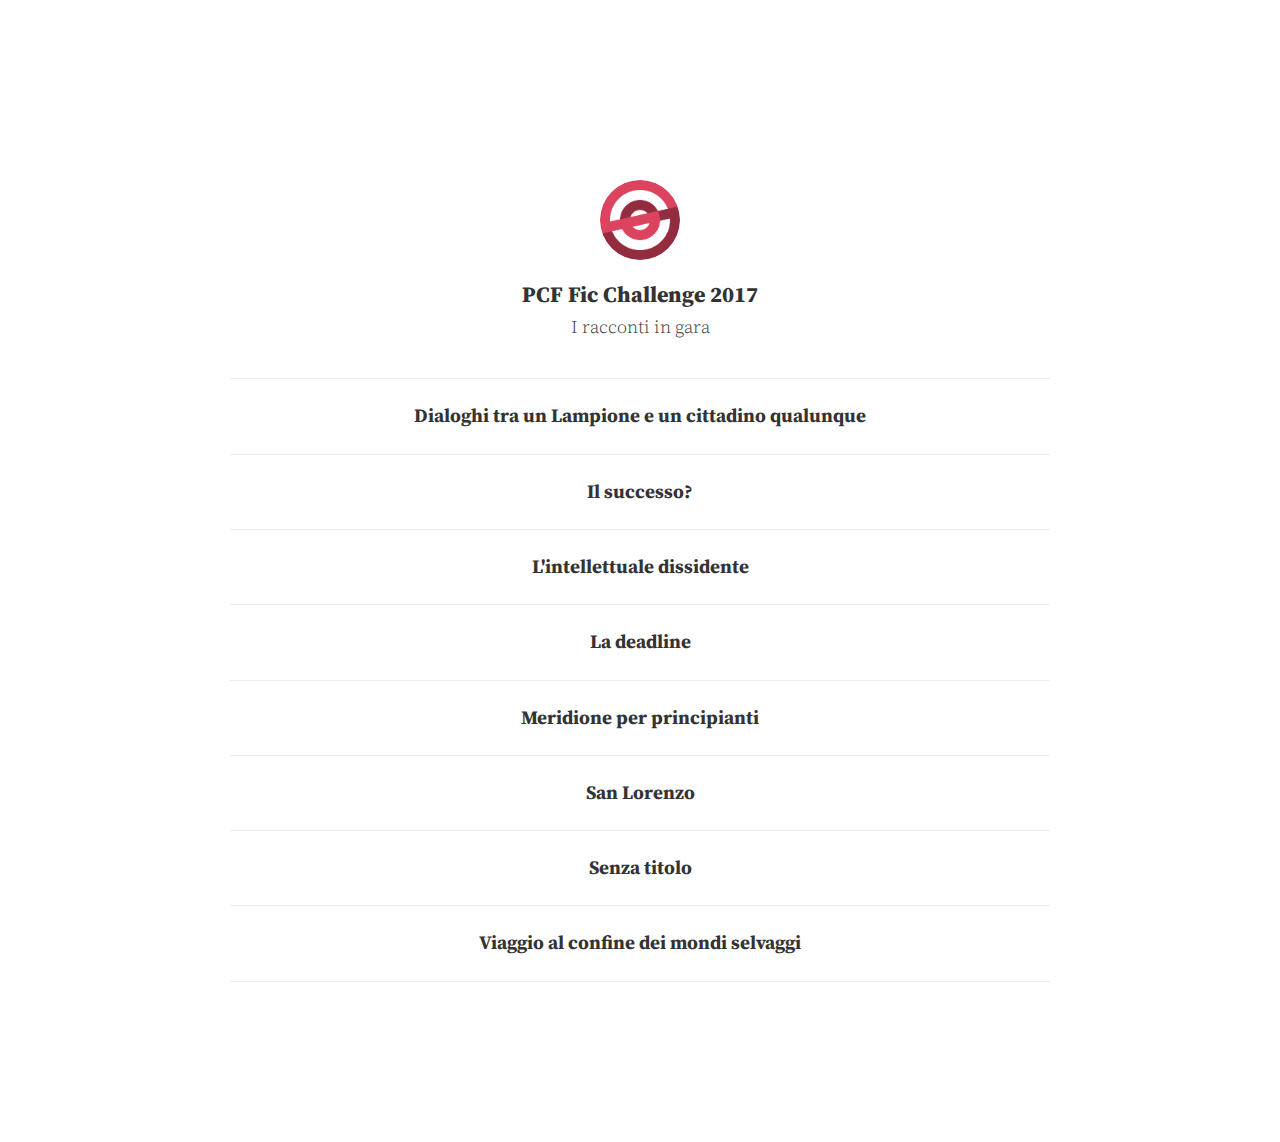
<file: page/1/index.html>
<!DOCTYPE html><html><head><title>https://pokemoncentral.github.io/fic-challenge-2017/</title><link rel="canonical" href="https://pokemoncentral.github.io/fic-challenge-2017/"/><meta http-equiv="content-type" content="text/html; charset=utf-8" /><meta http-equiv="refresh" content="0; url=https://pokemoncentral.github.io/fic-challenge-2017/" /></head></html>
</file>
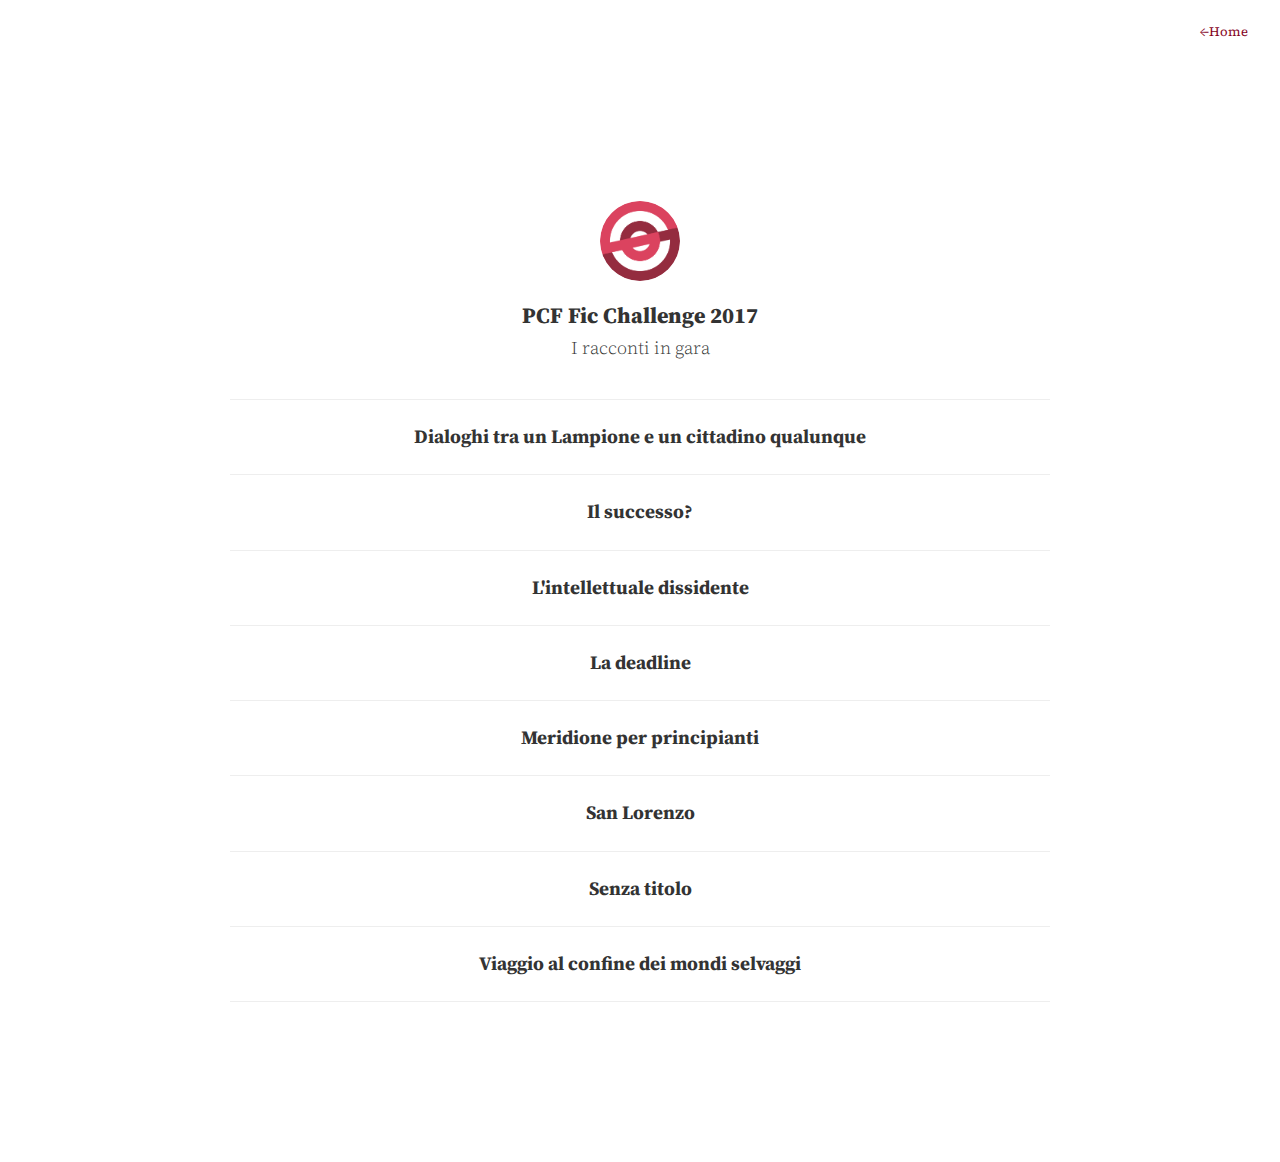
<file: blog/page/1/index.html>
<!DOCTYPE html><html><head><title>https://pokemoncentral.github.io/fic-challenge-2017/blog/</title><link rel="canonical" href="https://pokemoncentral.github.io/fic-challenge-2017/blog/"/><meta http-equiv="content-type" content="text/html; charset=utf-8" /><meta http-equiv="refresh" content="0; url=https://pokemoncentral.github.io/fic-challenge-2017/blog/" /></head></html>
</file>
